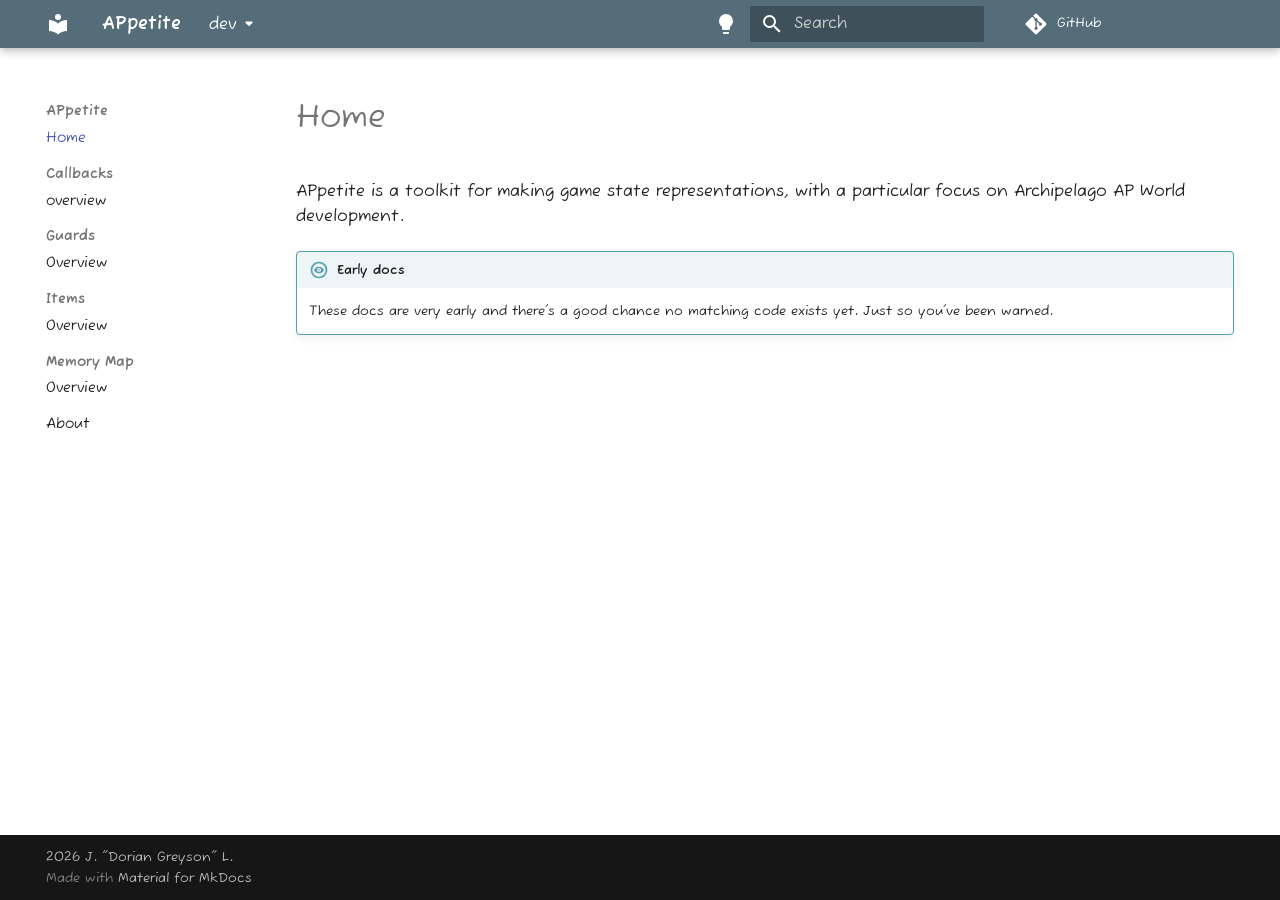
<file: dev/index.html>
<!doctype html>
<html lang="en" class="no-js">
  <head>
    
      <meta charset="utf-8">
      <meta name="viewport" content="width=device-width,initial-scale=1">
      
        <meta name="description" content="Docs for APpetite">
      
      
        <meta name="author" content="J. "Dorian Greyson" L.">
      
      
      
      
        <link rel="next" href="callbacks/overview/">
      
      
        
      
      
      <link rel="icon" href="assets/images/favicon.png">
      <meta name="generator" content="mkdocs-1.6.1, mkdocs-material-9.7.6">
    
    
      
        <title>APpetite</title>
      
    
    
      <link rel="stylesheet" href="assets/stylesheets/main.484c7ddc.min.css">
      
        
        <link rel="stylesheet" href="assets/stylesheets/palette.ab4e12ef.min.css">
      
      


    
    
      
    
    
      
        
        
        
        <link rel="stylesheet" href="assets/external/fonts.googleapis.com/css.9d12b39d.css">
        <style>:root{--md-text-font:"Fuzzy Bubbles";--md-code-font:"PT Mono"}</style>
      
    
    
      <link rel="stylesheet" href="assets/_mkdocstrings.css">
    
      <link rel="stylesheet" href="stylesheets/extra.css">
    
    <script>__md_scope=new URL(".",location),__md_hash=e=>[...e].reduce(((e,_)=>(e<<5)-e+_.charCodeAt(0)),0),__md_get=(e,_=localStorage,t=__md_scope)=>JSON.parse(_.getItem(t.pathname+"."+e)),__md_set=(e,_,t=localStorage,a=__md_scope)=>{try{t.setItem(a.pathname+"."+e,JSON.stringify(_))}catch(e){}}</script>
    
      

    
    
  </head>
  
  
    
    
      
    
    
    
    
    <body dir="ltr" data-md-color-scheme="default" data-md-color-primary="blue-grey" data-md-color-accent="deep-purple">
  
    
    <input class="md-toggle" data-md-toggle="drawer" type="checkbox" id="__drawer" autocomplete="off">
    <input class="md-toggle" data-md-toggle="search" type="checkbox" id="__search" autocomplete="off">
    <label class="md-overlay" for="__drawer"></label>
    <div data-md-component="skip">
      
    </div>
    <div data-md-component="announce">
      
    </div>
    
      <div data-md-color-scheme="default" data-md-component="outdated" hidden>
        
      </div>
    
    
      

  

<header class="md-header md-header--shadow" data-md-component="header">
  <nav class="md-header__inner md-grid" aria-label="Header">
    <a href="." title="APpetite" class="md-header__button md-logo" aria-label="APpetite" data-md-component="logo">
      
  
  <svg xmlns="http://www.w3.org/2000/svg" viewBox="0 0 24 24"><path d="M12 8a3 3 0 0 0 3-3 3 3 0 0 0-3-3 3 3 0 0 0-3 3 3 3 0 0 0 3 3m0 3.54C9.64 9.35 6.5 8 3 8v11c3.5 0 6.64 1.35 9 3.54 2.36-2.19 5.5-3.54 9-3.54V8c-3.5 0-6.64 1.35-9 3.54"/></svg>

    </a>
    <label class="md-header__button md-icon" for="__drawer">
      
      <svg xmlns="http://www.w3.org/2000/svg" viewBox="0 0 24 24"><path d="M3 6h18v2H3zm0 5h18v2H3zm0 5h18v2H3z"/></svg>
    </label>
    <div class="md-header__title" data-md-component="header-title">
      <div class="md-header__ellipsis">
        <div class="md-header__topic">
          <span class="md-ellipsis">
            APpetite
          </span>
        </div>
        <div class="md-header__topic" data-md-component="header-topic">
          <span class="md-ellipsis">
            
              Home
            
          </span>
        </div>
      </div>
    </div>
    
      
        <form class="md-header__option" data-md-component="palette">
  
    
    
    
    <input class="md-option" data-md-color-media="(prefers-color-scheme: light)" data-md-color-scheme="default" data-md-color-primary="blue-grey" data-md-color-accent="deep-purple"  aria-label="turn off the lights"  type="radio" name="__palette" id="__palette_0">
    
      <label class="md-header__button md-icon" title="turn off the lights" for="__palette_1" hidden>
        <svg xmlns="http://www.w3.org/2000/svg" viewBox="0 0 24 24"><path d="M12 2a7 7 0 0 0-7 7c0 2.38 1.19 4.47 3 5.74V17a1 1 0 0 0 1 1h6a1 1 0 0 0 1-1v-2.26c1.81-1.27 3-3.36 3-5.74a7 7 0 0 0-7-7M9 21a1 1 0 0 0 1 1h4a1 1 0 0 0 1-1v-1H9z"/></svg>
      </label>
    
  
    
    
    
    <input class="md-option" data-md-color-media="(prefers-color-scheme: dark)" data-md-color-scheme="slate" data-md-color-primary="black" data-md-color-accent="blue"  aria-label="turn on the lights"  type="radio" name="__palette" id="__palette_1">
    
      <label class="md-header__button md-icon" title="turn on the lights" for="__palette_0" hidden>
        <svg xmlns="http://www.w3.org/2000/svg" viewBox="0 0 24 24"><path d="M12 2a7 7 0 0 1 7 7c0 2.38-1.19 4.47-3 5.74V17a1 1 0 0 1-1 1H9a1 1 0 0 1-1-1v-2.26C6.19 13.47 5 11.38 5 9a7 7 0 0 1 7-7M9 21v-1h6v1a1 1 0 0 1-1 1h-4a1 1 0 0 1-1-1m3-17a5 5 0 0 0-5 5c0 2.05 1.23 3.81 3 4.58V16h4v-2.42c1.77-.77 3-2.53 3-4.58a5 5 0 0 0-5-5"/></svg>
      </label>
    
  
</form>
      
    
    
      <script>var palette=__md_get("__palette");if(palette&&palette.color){if("(prefers-color-scheme)"===palette.color.media){var media=matchMedia("(prefers-color-scheme: light)"),input=document.querySelector(media.matches?"[data-md-color-media='(prefers-color-scheme: light)']":"[data-md-color-media='(prefers-color-scheme: dark)']");palette.color.media=input.getAttribute("data-md-color-media"),palette.color.scheme=input.getAttribute("data-md-color-scheme"),palette.color.primary=input.getAttribute("data-md-color-primary"),palette.color.accent=input.getAttribute("data-md-color-accent")}for(var[key,value]of Object.entries(palette.color))document.body.setAttribute("data-md-color-"+key,value)}</script>
    
    
    
      
      
        <label class="md-header__button md-icon" for="__search">
          
          <svg xmlns="http://www.w3.org/2000/svg" viewBox="0 0 24 24"><path d="M9.5 3A6.5 6.5 0 0 1 16 9.5c0 1.61-.59 3.09-1.56 4.23l.27.27h.79l5 5-1.5 1.5-5-5v-.79l-.27-.27A6.52 6.52 0 0 1 9.5 16 6.5 6.5 0 0 1 3 9.5 6.5 6.5 0 0 1 9.5 3m0 2C7 5 5 7 5 9.5S7 14 9.5 14 14 12 14 9.5 12 5 9.5 5"/></svg>
        </label>
        <div class="md-search" data-md-component="search" role="dialog">
  <label class="md-search__overlay" for="__search"></label>
  <div class="md-search__inner" role="search">
    <form class="md-search__form" name="search">
      <input type="text" class="md-search__input" name="query" aria-label="Search" placeholder="Search" autocapitalize="off" autocorrect="off" autocomplete="off" spellcheck="false" data-md-component="search-query" required>
      <label class="md-search__icon md-icon" for="__search">
        
        <svg xmlns="http://www.w3.org/2000/svg" viewBox="0 0 24 24"><path d="M9.5 3A6.5 6.5 0 0 1 16 9.5c0 1.61-.59 3.09-1.56 4.23l.27.27h.79l5 5-1.5 1.5-5-5v-.79l-.27-.27A6.52 6.52 0 0 1 9.5 16 6.5 6.5 0 0 1 3 9.5 6.5 6.5 0 0 1 9.5 3m0 2C7 5 5 7 5 9.5S7 14 9.5 14 14 12 14 9.5 12 5 9.5 5"/></svg>
        
        <svg xmlns="http://www.w3.org/2000/svg" viewBox="0 0 24 24"><path d="M20 11v2H8l5.5 5.5-1.42 1.42L4.16 12l7.92-7.92L13.5 5.5 8 11z"/></svg>
      </label>
      <nav class="md-search__options" aria-label="Search">
        
        <button type="reset" class="md-search__icon md-icon" title="Clear" aria-label="Clear" tabindex="-1">
          
          <svg xmlns="http://www.w3.org/2000/svg" viewBox="0 0 24 24"><path d="M19 6.41 17.59 5 12 10.59 6.41 5 5 6.41 10.59 12 5 17.59 6.41 19 12 13.41 17.59 19 19 17.59 13.41 12z"/></svg>
        </button>
      </nav>
      
    </form>
    <div class="md-search__output">
      <div class="md-search__scrollwrap" tabindex="0" data-md-scrollfix>
        <div class="md-search-result" data-md-component="search-result">
          <div class="md-search-result__meta">
            Initializing search
          </div>
          <ol class="md-search-result__list" role="presentation"></ol>
        </div>
      </div>
    </div>
  </div>
</div>
      
    
    
      <div class="md-header__source">
        <a href="https://github.com/greysondn/appetite" title="Go to repository" class="md-source" data-md-component="source">
  <div class="md-source__icon md-icon">
    
    <svg xmlns="http://www.w3.org/2000/svg" viewBox="0 0 448 512"><!--! Font Awesome Free 7.1.0 by @fontawesome - https://fontawesome.com License - https://fontawesome.com/license/free (Icons: CC BY 4.0, Fonts: SIL OFL 1.1, Code: MIT License) Copyright 2025 Fonticons, Inc.--><path d="M439.6 236.1 244 40.5c-5.4-5.5-12.8-8.5-20.4-8.5s-15 3-20.4 8.4L162.5 81l51.5 51.5c27.1-9.1 52.7 16.8 43.4 43.7l49.7 49.7c34.2-11.8 61.2 31 35.5 56.7-26.5 26.5-70.2-2.9-56-37.3L240.3 199v121.9c25.3 12.5 22.3 41.8 9.1 55-6.4 6.4-15.2 10.1-24.3 10.1s-17.8-3.6-24.3-10.1c-17.6-17.6-11.1-46.9 11.2-56v-123c-20.8-8.5-24.6-30.7-18.6-45L142.6 101 8.5 235.1C3 240.6 0 247.9 0 255.5s3 15 8.5 20.4l195.6 195.7c5.4 5.4 12.7 8.4 20.4 8.4s15-3 20.4-8.4l194.7-194.7c5.4-5.4 8.4-12.8 8.4-20.4s-3-15-8.4-20.4"/></svg>
  </div>
  <div class="md-source__repository">
    GitHub
  </div>
</a>
      </div>
    
  </nav>
  
</header>
    
    <div class="md-container" data-md-component="container">
      
      
        
          
        
      
      <main class="md-main" data-md-component="main">
        <div class="md-main__inner md-grid">
          
            
              
              <div class="md-sidebar md-sidebar--primary" data-md-component="sidebar" data-md-type="navigation" >
                <div class="md-sidebar__scrollwrap">
                  <div class="md-sidebar__inner">
                    



  

<nav class="md-nav md-nav--primary md-nav--integrated" aria-label="Navigation" data-md-level="0">
  <label class="md-nav__title" for="__drawer">
    <a href="." title="APpetite" class="md-nav__button md-logo" aria-label="APpetite" data-md-component="logo">
      
  
  <svg xmlns="http://www.w3.org/2000/svg" viewBox="0 0 24 24"><path d="M12 8a3 3 0 0 0 3-3 3 3 0 0 0-3-3 3 3 0 0 0-3 3 3 3 0 0 0 3 3m0 3.54C9.64 9.35 6.5 8 3 8v11c3.5 0 6.64 1.35 9 3.54 2.36-2.19 5.5-3.54 9-3.54V8c-3.5 0-6.64 1.35-9 3.54"/></svg>

    </a>
    APpetite
  </label>
  
    <div class="md-nav__source">
      <a href="https://github.com/greysondn/appetite" title="Go to repository" class="md-source" data-md-component="source">
  <div class="md-source__icon md-icon">
    
    <svg xmlns="http://www.w3.org/2000/svg" viewBox="0 0 448 512"><!--! Font Awesome Free 7.1.0 by @fontawesome - https://fontawesome.com License - https://fontawesome.com/license/free (Icons: CC BY 4.0, Fonts: SIL OFL 1.1, Code: MIT License) Copyright 2025 Fonticons, Inc.--><path d="M439.6 236.1 244 40.5c-5.4-5.5-12.8-8.5-20.4-8.5s-15 3-20.4 8.4L162.5 81l51.5 51.5c27.1-9.1 52.7 16.8 43.4 43.7l49.7 49.7c34.2-11.8 61.2 31 35.5 56.7-26.5 26.5-70.2-2.9-56-37.3L240.3 199v121.9c25.3 12.5 22.3 41.8 9.1 55-6.4 6.4-15.2 10.1-24.3 10.1s-17.8-3.6-24.3-10.1c-17.6-17.6-11.1-46.9 11.2-56v-123c-20.8-8.5-24.6-30.7-18.6-45L142.6 101 8.5 235.1C3 240.6 0 247.9 0 255.5s3 15 8.5 20.4l195.6 195.7c5.4 5.4 12.7 8.4 20.4 8.4s15-3 20.4-8.4l194.7-194.7c5.4-5.4 8.4-12.8 8.4-20.4s-3-15-8.4-20.4"/></svg>
  </div>
  <div class="md-source__repository">
    GitHub
  </div>
</a>
    </div>
  
  <ul class="md-nav__list" data-md-scrollfix>
    
      
      
  
  
    
  
  
  
    <li class="md-nav__item md-nav__item--active">
      
      <input class="md-nav__toggle md-toggle" type="checkbox" id="__toc">
      
      
      
      <a href="." class="md-nav__link md-nav__link--active">
        
  
  
  <span class="md-ellipsis">
    
  
    Home
  

    
  </span>
  
  

      </a>
      
    </li>
  

    
      
      
  
  
  
  
    
    
    
    
      
        
        
      
    
    
    <li class="md-nav__item md-nav__item--section md-nav__item--nested">
      
        
        
        <input class="md-nav__toggle md-toggle " type="checkbox" id="__nav_2" >
        
          
          <label class="md-nav__link" for="__nav_2" id="__nav_2_label" tabindex="">
            
  
  
  <span class="md-ellipsis">
    
  
    Callbacks
  

    
  </span>
  
  

            <span class="md-nav__icon md-icon"></span>
          </label>
        
        <nav class="md-nav" data-md-level="1" aria-labelledby="__nav_2_label" aria-expanded="false">
          <label class="md-nav__title" for="__nav_2">
            <span class="md-nav__icon md-icon"></span>
            
  
    Callbacks
  

          </label>
          <ul class="md-nav__list" data-md-scrollfix>
            
              
                
  
  
  
  
    <li class="md-nav__item">
      <a href="callbacks/overview/" class="md-nav__link">
        
  
  
  <span class="md-ellipsis">
    
  
    overview
  

    
  </span>
  
  

      </a>
    </li>
  

              
            
          </ul>
        </nav>
      
    </li>
  

    
      
      
  
  
  
  
    
    
    
    
      
        
        
      
    
    
    <li class="md-nav__item md-nav__item--section md-nav__item--nested">
      
        
        
        <input class="md-nav__toggle md-toggle " type="checkbox" id="__nav_3" >
        
          
          <label class="md-nav__link" for="__nav_3" id="__nav_3_label" tabindex="">
            
  
  
  <span class="md-ellipsis">
    
  
    Guards
  

    
  </span>
  
  

            <span class="md-nav__icon md-icon"></span>
          </label>
        
        <nav class="md-nav" data-md-level="1" aria-labelledby="__nav_3_label" aria-expanded="false">
          <label class="md-nav__title" for="__nav_3">
            <span class="md-nav__icon md-icon"></span>
            
  
    Guards
  

          </label>
          <ul class="md-nav__list" data-md-scrollfix>
            
              
                
  
  
  
  
    <li class="md-nav__item">
      <a href="guards/overview/" class="md-nav__link">
        
  
  
  <span class="md-ellipsis">
    
  
    Overview
  

    
  </span>
  
  

      </a>
    </li>
  

              
            
          </ul>
        </nav>
      
    </li>
  

    
      
      
  
  
  
  
    
    
    
    
      
        
        
      
    
    
    <li class="md-nav__item md-nav__item--section md-nav__item--nested">
      
        
        
        <input class="md-nav__toggle md-toggle " type="checkbox" id="__nav_4" >
        
          
          <label class="md-nav__link" for="__nav_4" id="__nav_4_label" tabindex="">
            
  
  
  <span class="md-ellipsis">
    
  
    Items
  

    
  </span>
  
  

            <span class="md-nav__icon md-icon"></span>
          </label>
        
        <nav class="md-nav" data-md-level="1" aria-labelledby="__nav_4_label" aria-expanded="false">
          <label class="md-nav__title" for="__nav_4">
            <span class="md-nav__icon md-icon"></span>
            
  
    Items
  

          </label>
          <ul class="md-nav__list" data-md-scrollfix>
            
              
                
  
  
  
  
    <li class="md-nav__item">
      <a href="items/overview/" class="md-nav__link">
        
  
  
  <span class="md-ellipsis">
    
  
    Overview
  

    
  </span>
  
  

      </a>
    </li>
  

              
            
          </ul>
        </nav>
      
    </li>
  

    
      
      
  
  
  
  
    
    
    
    
      
        
        
      
    
    
    <li class="md-nav__item md-nav__item--section md-nav__item--nested">
      
        
        
        <input class="md-nav__toggle md-toggle " type="checkbox" id="__nav_5" >
        
          
          <label class="md-nav__link" for="__nav_5" id="__nav_5_label" tabindex="">
            
  
  
  <span class="md-ellipsis">
    
  
    Memory Map
  

    
  </span>
  
  

            <span class="md-nav__icon md-icon"></span>
          </label>
        
        <nav class="md-nav" data-md-level="1" aria-labelledby="__nav_5_label" aria-expanded="false">
          <label class="md-nav__title" for="__nav_5">
            <span class="md-nav__icon md-icon"></span>
            
  
    Memory Map
  

          </label>
          <ul class="md-nav__list" data-md-scrollfix>
            
              
                
  
  
  
  
    <li class="md-nav__item">
      <a href="memory_map/overview/" class="md-nav__link">
        
  
  
  <span class="md-ellipsis">
    
  
    Overview
  

    
  </span>
  
  

      </a>
    </li>
  

              
            
          </ul>
        </nav>
      
    </li>
  

    
      
      
  
  
  
  
    <li class="md-nav__item">
      <a href="about/" class="md-nav__link">
        
  
  
  <span class="md-ellipsis">
    
  
    About
  

    
  </span>
  
  

      </a>
    </li>
  

    
  </ul>
</nav>
                  </div>
                </div>
              </div>
            
            
          
          
            <div class="md-content" data-md-component="content">
              
                



  


              
              <article class="md-content__inner md-typeset">
                
                  


  
  


  <h1>Home</h1>

<p>APpetite is a toolkit for making game state representations, with a particular
focus on Archipelago AP World development.</p>
<div class="admonition greysondn">
<p class="admonition-title">Early docs</p>
<p>These docs are very early and there's a good chance no matching code exists
yet. Just so you've been warned.</p>
</div>












                
              </article>
            </div>
          
          
<script>var target=document.getElementById(location.hash.slice(1));target&&target.name&&(target.checked=target.name.startsWith("__tabbed_"))</script>
        </div>
        
      </main>
      
        <footer class="md-footer">
  
  <div class="md-footer-meta md-typeset">
    <div class="md-footer-meta__inner md-grid">
      <div class="md-copyright">
  
    <div class="md-copyright__highlight">
      2026 J. "Dorian Greyson" L.
    </div>
  
  
    Made with
    <a href="https://squidfunk.github.io/mkdocs-material/" target="_blank" rel="noopener">
      Material for MkDocs
    </a>
  
</div>
      
    </div>
  </div>
</footer>
      
    </div>
    <div class="md-dialog" data-md-component="dialog">
      <div class="md-dialog__inner md-typeset"></div>
    </div>
    
      <div class="md-progress" data-md-component="progress" role="progressbar"></div>
    
    
    
      
      
      <script id="__config" type="application/json">{"annotate": null, "base": ".", "features": ["content.code.annotate", "content.code.copy", "navigation.instant", "navigation.instant.progress", "navigation.path", "navigation.sections", "toc.follow", "toc.integrate"], "search": "assets/javascripts/workers/search.2c215733.min.js", "tags": null, "translations": {"clipboard.copied": "Copied to clipboard", "clipboard.copy": "Copy to clipboard", "search.result.more.one": "1 more on this page", "search.result.more.other": "# more on this page", "search.result.none": "No matching documents", "search.result.one": "1 matching document", "search.result.other": "# matching documents", "search.result.placeholder": "Type to start searching", "search.result.term.missing": "Missing", "select.version": "Select version"}, "version": {"provider": "mike"}}</script>
    
    
      <script src="assets/javascripts/bundle.79ae519e.min.js"></script>
      
        <script src="assets/external/unpkg.com/mermaid@11/dist/mermaid.min.js"></script>
      
    
  </body>
</html>
</file>
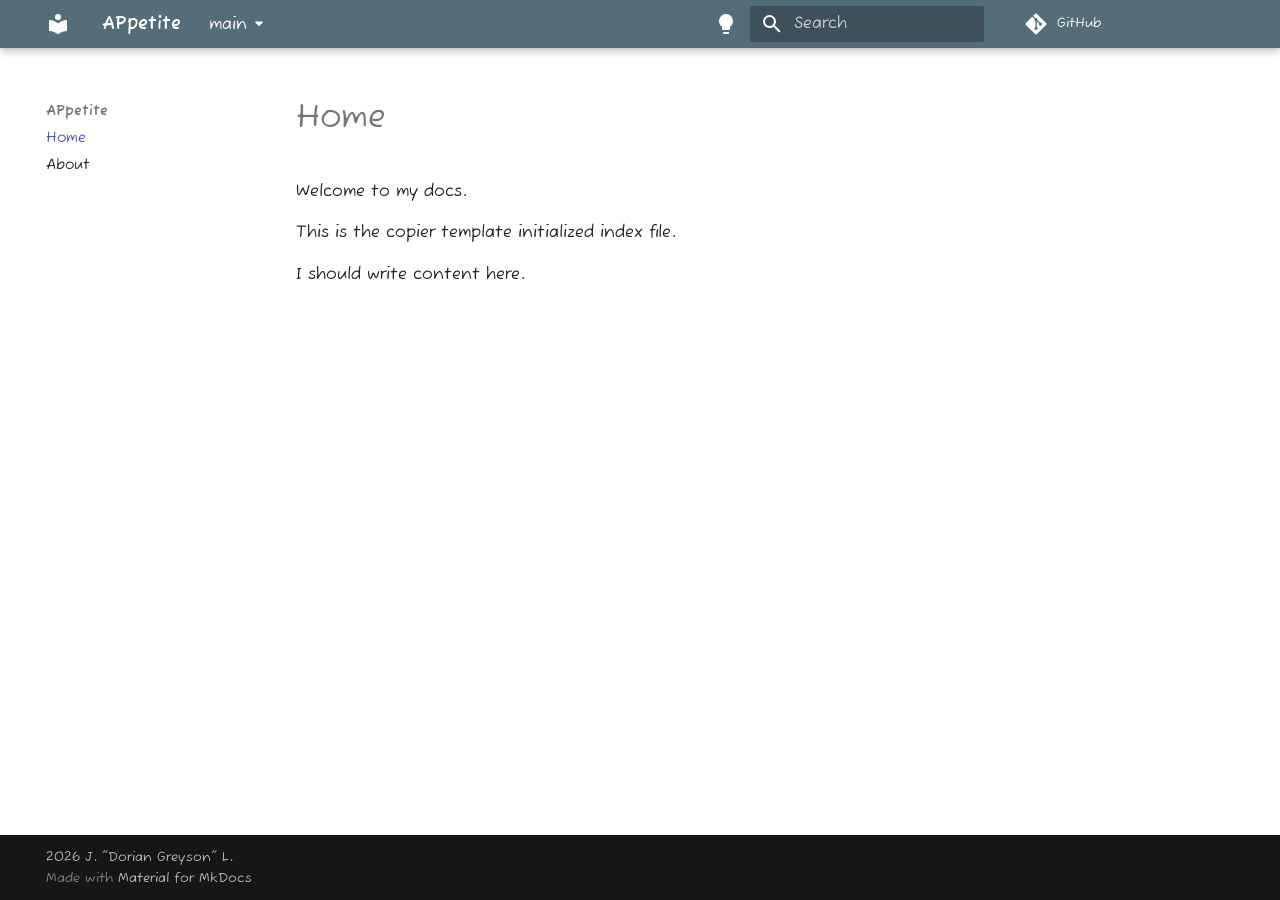
<file: main/index.html>
<!doctype html>
<html lang="en" class="no-js">
  <head>
    
      <meta charset="utf-8">
      <meta name="viewport" content="width=device-width,initial-scale=1">
      
        <meta name="description" content="Docs for APpetite">
      
      
        <meta name="author" content="J. "Dorian Greyson" L.">
      
      
      
      
        <link rel="next" href="about/">
      
      
        
      
      
      <link rel="icon" href="assets/images/favicon.png">
      <meta name="generator" content="mkdocs-1.6.1, mkdocs-material-9.7.4">
    
    
      
        <title>APpetite</title>
      
    
    
      <link rel="stylesheet" href="assets/stylesheets/main.484c7ddc.min.css">
      
        
        <link rel="stylesheet" href="assets/stylesheets/palette.ab4e12ef.min.css">
      
      


    
    
      
    
    
      
        
        
        
        <link rel="stylesheet" href="assets/external/fonts.googleapis.com/css.9d12b39d.css">
        <style>:root{--md-text-font:"Fuzzy Bubbles";--md-code-font:"PT Mono"}</style>
      
    
    
      <link rel="stylesheet" href="assets/_mkdocstrings.css">
    
      <link rel="stylesheet" href="stylesheets/extra.css">
    
    <script>__md_scope=new URL(".",location),__md_hash=e=>[...e].reduce(((e,_)=>(e<<5)-e+_.charCodeAt(0)),0),__md_get=(e,_=localStorage,t=__md_scope)=>JSON.parse(_.getItem(t.pathname+"."+e)),__md_set=(e,_,t=localStorage,a=__md_scope)=>{try{t.setItem(a.pathname+"."+e,JSON.stringify(_))}catch(e){}}</script>
    
      

    
    
  </head>
  
  
    
    
      
    
    
    
    
    <body dir="ltr" data-md-color-scheme="default" data-md-color-primary="blue-grey" data-md-color-accent="deep-purple">
  
    
    <input class="md-toggle" data-md-toggle="drawer" type="checkbox" id="__drawer" autocomplete="off">
    <input class="md-toggle" data-md-toggle="search" type="checkbox" id="__search" autocomplete="off">
    <label class="md-overlay" for="__drawer"></label>
    <div data-md-component="skip">
      
    </div>
    <div data-md-component="announce">
      
    </div>
    
      <div data-md-color-scheme="default" data-md-component="outdated" hidden>
        
      </div>
    
    
      

  

<header class="md-header md-header--shadow" data-md-component="header">
  <nav class="md-header__inner md-grid" aria-label="Header">
    <a href="." title="APpetite" class="md-header__button md-logo" aria-label="APpetite" data-md-component="logo">
      
  
  <svg xmlns="http://www.w3.org/2000/svg" viewBox="0 0 24 24"><path d="M12 8a3 3 0 0 0 3-3 3 3 0 0 0-3-3 3 3 0 0 0-3 3 3 3 0 0 0 3 3m0 3.54C9.64 9.35 6.5 8 3 8v11c3.5 0 6.64 1.35 9 3.54 2.36-2.19 5.5-3.54 9-3.54V8c-3.5 0-6.64 1.35-9 3.54"/></svg>

    </a>
    <label class="md-header__button md-icon" for="__drawer">
      
      <svg xmlns="http://www.w3.org/2000/svg" viewBox="0 0 24 24"><path d="M3 6h18v2H3zm0 5h18v2H3zm0 5h18v2H3z"/></svg>
    </label>
    <div class="md-header__title" data-md-component="header-title">
      <div class="md-header__ellipsis">
        <div class="md-header__topic">
          <span class="md-ellipsis">
            APpetite
          </span>
        </div>
        <div class="md-header__topic" data-md-component="header-topic">
          <span class="md-ellipsis">
            
              Home
            
          </span>
        </div>
      </div>
    </div>
    
      
        <form class="md-header__option" data-md-component="palette">
  
    
    
    
    <input class="md-option" data-md-color-media="(prefers-color-scheme: light)" data-md-color-scheme="default" data-md-color-primary="blue-grey" data-md-color-accent="deep-purple"  aria-label="turn off the lights"  type="radio" name="__palette" id="__palette_0">
    
      <label class="md-header__button md-icon" title="turn off the lights" for="__palette_1" hidden>
        <svg xmlns="http://www.w3.org/2000/svg" viewBox="0 0 24 24"><path d="M12 2a7 7 0 0 0-7 7c0 2.38 1.19 4.47 3 5.74V17a1 1 0 0 0 1 1h6a1 1 0 0 0 1-1v-2.26c1.81-1.27 3-3.36 3-5.74a7 7 0 0 0-7-7M9 21a1 1 0 0 0 1 1h4a1 1 0 0 0 1-1v-1H9z"/></svg>
      </label>
    
  
    
    
    
    <input class="md-option" data-md-color-media="(prefers-color-scheme: dark)" data-md-color-scheme="slate" data-md-color-primary="black" data-md-color-accent="blue"  aria-label="turn on the lights"  type="radio" name="__palette" id="__palette_1">
    
      <label class="md-header__button md-icon" title="turn on the lights" for="__palette_0" hidden>
        <svg xmlns="http://www.w3.org/2000/svg" viewBox="0 0 24 24"><path d="M12 2a7 7 0 0 1 7 7c0 2.38-1.19 4.47-3 5.74V17a1 1 0 0 1-1 1H9a1 1 0 0 1-1-1v-2.26C6.19 13.47 5 11.38 5 9a7 7 0 0 1 7-7M9 21v-1h6v1a1 1 0 0 1-1 1h-4a1 1 0 0 1-1-1m3-17a5 5 0 0 0-5 5c0 2.05 1.23 3.81 3 4.58V16h4v-2.42c1.77-.77 3-2.53 3-4.58a5 5 0 0 0-5-5"/></svg>
      </label>
    
  
</form>
      
    
    
      <script>var palette=__md_get("__palette");if(palette&&palette.color){if("(prefers-color-scheme)"===palette.color.media){var media=matchMedia("(prefers-color-scheme: light)"),input=document.querySelector(media.matches?"[data-md-color-media='(prefers-color-scheme: light)']":"[data-md-color-media='(prefers-color-scheme: dark)']");palette.color.media=input.getAttribute("data-md-color-media"),palette.color.scheme=input.getAttribute("data-md-color-scheme"),palette.color.primary=input.getAttribute("data-md-color-primary"),palette.color.accent=input.getAttribute("data-md-color-accent")}for(var[key,value]of Object.entries(palette.color))document.body.setAttribute("data-md-color-"+key,value)}</script>
    
    
    
      
      
        <label class="md-header__button md-icon" for="__search">
          
          <svg xmlns="http://www.w3.org/2000/svg" viewBox="0 0 24 24"><path d="M9.5 3A6.5 6.5 0 0 1 16 9.5c0 1.61-.59 3.09-1.56 4.23l.27.27h.79l5 5-1.5 1.5-5-5v-.79l-.27-.27A6.52 6.52 0 0 1 9.5 16 6.5 6.5 0 0 1 3 9.5 6.5 6.5 0 0 1 9.5 3m0 2C7 5 5 7 5 9.5S7 14 9.5 14 14 12 14 9.5 12 5 9.5 5"/></svg>
        </label>
        <div class="md-search" data-md-component="search" role="dialog">
  <label class="md-search__overlay" for="__search"></label>
  <div class="md-search__inner" role="search">
    <form class="md-search__form" name="search">
      <input type="text" class="md-search__input" name="query" aria-label="Search" placeholder="Search" autocapitalize="off" autocorrect="off" autocomplete="off" spellcheck="false" data-md-component="search-query" required>
      <label class="md-search__icon md-icon" for="__search">
        
        <svg xmlns="http://www.w3.org/2000/svg" viewBox="0 0 24 24"><path d="M9.5 3A6.5 6.5 0 0 1 16 9.5c0 1.61-.59 3.09-1.56 4.23l.27.27h.79l5 5-1.5 1.5-5-5v-.79l-.27-.27A6.52 6.52 0 0 1 9.5 16 6.5 6.5 0 0 1 3 9.5 6.5 6.5 0 0 1 9.5 3m0 2C7 5 5 7 5 9.5S7 14 9.5 14 14 12 14 9.5 12 5 9.5 5"/></svg>
        
        <svg xmlns="http://www.w3.org/2000/svg" viewBox="0 0 24 24"><path d="M20 11v2H8l5.5 5.5-1.42 1.42L4.16 12l7.92-7.92L13.5 5.5 8 11z"/></svg>
      </label>
      <nav class="md-search__options" aria-label="Search">
        
        <button type="reset" class="md-search__icon md-icon" title="Clear" aria-label="Clear" tabindex="-1">
          
          <svg xmlns="http://www.w3.org/2000/svg" viewBox="0 0 24 24"><path d="M19 6.41 17.59 5 12 10.59 6.41 5 5 6.41 10.59 12 5 17.59 6.41 19 12 13.41 17.59 19 19 17.59 13.41 12z"/></svg>
        </button>
      </nav>
      
    </form>
    <div class="md-search__output">
      <div class="md-search__scrollwrap" tabindex="0" data-md-scrollfix>
        <div class="md-search-result" data-md-component="search-result">
          <div class="md-search-result__meta">
            Initializing search
          </div>
          <ol class="md-search-result__list" role="presentation"></ol>
        </div>
      </div>
    </div>
  </div>
</div>
      
    
    
      <div class="md-header__source">
        <a href="https://github.com/greysondn/appetite" title="Go to repository" class="md-source" data-md-component="source">
  <div class="md-source__icon md-icon">
    
    <svg xmlns="http://www.w3.org/2000/svg" viewBox="0 0 448 512"><!--! Font Awesome Free 7.1.0 by @fontawesome - https://fontawesome.com License - https://fontawesome.com/license/free (Icons: CC BY 4.0, Fonts: SIL OFL 1.1, Code: MIT License) Copyright 2025 Fonticons, Inc.--><path d="M439.6 236.1 244 40.5c-5.4-5.5-12.8-8.5-20.4-8.5s-15 3-20.4 8.4L162.5 81l51.5 51.5c27.1-9.1 52.7 16.8 43.4 43.7l49.7 49.7c34.2-11.8 61.2 31 35.5 56.7-26.5 26.5-70.2-2.9-56-37.3L240.3 199v121.9c25.3 12.5 22.3 41.8 9.1 55-6.4 6.4-15.2 10.1-24.3 10.1s-17.8-3.6-24.3-10.1c-17.6-17.6-11.1-46.9 11.2-56v-123c-20.8-8.5-24.6-30.7-18.6-45L142.6 101 8.5 235.1C3 240.6 0 247.9 0 255.5s3 15 8.5 20.4l195.6 195.7c5.4 5.4 12.7 8.4 20.4 8.4s15-3 20.4-8.4l194.7-194.7c5.4-5.4 8.4-12.8 8.4-20.4s-3-15-8.4-20.4"/></svg>
  </div>
  <div class="md-source__repository">
    GitHub
  </div>
</a>
      </div>
    
  </nav>
  
</header>
    
    <div class="md-container" data-md-component="container">
      
      
        
          
        
      
      <main class="md-main" data-md-component="main">
        <div class="md-main__inner md-grid">
          
            
              
              <div class="md-sidebar md-sidebar--primary" data-md-component="sidebar" data-md-type="navigation" >
                <div class="md-sidebar__scrollwrap">
                  <div class="md-sidebar__inner">
                    



  

<nav class="md-nav md-nav--primary md-nav--integrated" aria-label="Navigation" data-md-level="0">
  <label class="md-nav__title" for="__drawer">
    <a href="." title="APpetite" class="md-nav__button md-logo" aria-label="APpetite" data-md-component="logo">
      
  
  <svg xmlns="http://www.w3.org/2000/svg" viewBox="0 0 24 24"><path d="M12 8a3 3 0 0 0 3-3 3 3 0 0 0-3-3 3 3 0 0 0-3 3 3 3 0 0 0 3 3m0 3.54C9.64 9.35 6.5 8 3 8v11c3.5 0 6.64 1.35 9 3.54 2.36-2.19 5.5-3.54 9-3.54V8c-3.5 0-6.64 1.35-9 3.54"/></svg>

    </a>
    APpetite
  </label>
  
    <div class="md-nav__source">
      <a href="https://github.com/greysondn/appetite" title="Go to repository" class="md-source" data-md-component="source">
  <div class="md-source__icon md-icon">
    
    <svg xmlns="http://www.w3.org/2000/svg" viewBox="0 0 448 512"><!--! Font Awesome Free 7.1.0 by @fontawesome - https://fontawesome.com License - https://fontawesome.com/license/free (Icons: CC BY 4.0, Fonts: SIL OFL 1.1, Code: MIT License) Copyright 2025 Fonticons, Inc.--><path d="M439.6 236.1 244 40.5c-5.4-5.5-12.8-8.5-20.4-8.5s-15 3-20.4 8.4L162.5 81l51.5 51.5c27.1-9.1 52.7 16.8 43.4 43.7l49.7 49.7c34.2-11.8 61.2 31 35.5 56.7-26.5 26.5-70.2-2.9-56-37.3L240.3 199v121.9c25.3 12.5 22.3 41.8 9.1 55-6.4 6.4-15.2 10.1-24.3 10.1s-17.8-3.6-24.3-10.1c-17.6-17.6-11.1-46.9 11.2-56v-123c-20.8-8.5-24.6-30.7-18.6-45L142.6 101 8.5 235.1C3 240.6 0 247.9 0 255.5s3 15 8.5 20.4l195.6 195.7c5.4 5.4 12.7 8.4 20.4 8.4s15-3 20.4-8.4l194.7-194.7c5.4-5.4 8.4-12.8 8.4-20.4s-3-15-8.4-20.4"/></svg>
  </div>
  <div class="md-source__repository">
    GitHub
  </div>
</a>
    </div>
  
  <ul class="md-nav__list" data-md-scrollfix>
    
      
      
  
  
    
  
  
  
    <li class="md-nav__item md-nav__item--active">
      
      <input class="md-nav__toggle md-toggle" type="checkbox" id="__toc">
      
      
      
      <a href="." class="md-nav__link md-nav__link--active">
        
  
  
  <span class="md-ellipsis">
    
  
    Home
  

    
  </span>
  
  

      </a>
      
    </li>
  

    
      
      
  
  
  
  
    <li class="md-nav__item">
      <a href="about/" class="md-nav__link">
        
  
  
  <span class="md-ellipsis">
    
  
    About
  

    
  </span>
  
  

      </a>
    </li>
  

    
  </ul>
</nav>
                  </div>
                </div>
              </div>
            
            
          
          
            <div class="md-content" data-md-component="content">
              
                



  


              
              <article class="md-content__inner md-typeset">
                
                  


  
  


  <h1>Home</h1>

<p>Welcome to my docs.</p>
<p>This is the copier template initialized index file.</p>
<p>I should write content here.</p>












                
              </article>
            </div>
          
          
<script>var target=document.getElementById(location.hash.slice(1));target&&target.name&&(target.checked=target.name.startsWith("__tabbed_"))</script>
        </div>
        
      </main>
      
        <footer class="md-footer">
  
  <div class="md-footer-meta md-typeset">
    <div class="md-footer-meta__inner md-grid">
      <div class="md-copyright">
  
    <div class="md-copyright__highlight">
      2026 J. "Dorian Greyson" L.
    </div>
  
  
    Made with
    <a href="https://squidfunk.github.io/mkdocs-material/" target="_blank" rel="noopener">
      Material for MkDocs
    </a>
  
</div>
      
    </div>
  </div>
</footer>
      
    </div>
    <div class="md-dialog" data-md-component="dialog">
      <div class="md-dialog__inner md-typeset"></div>
    </div>
    
      <div class="md-progress" data-md-component="progress" role="progressbar"></div>
    
    
    
      
      
      <script id="__config" type="application/json">{"annotate": null, "base": ".", "features": ["content.code.annotate", "content.code.copy", "navigation.instant", "navigation.instant.progress", "navigation.path", "navigation.sections", "toc.follow", "toc.integrate"], "search": "assets/javascripts/workers/search.2c215733.min.js", "tags": null, "translations": {"clipboard.copied": "Copied to clipboard", "clipboard.copy": "Copy to clipboard", "search.result.more.one": "1 more on this page", "search.result.more.other": "# more on this page", "search.result.none": "No matching documents", "search.result.one": "1 matching document", "search.result.other": "# matching documents", "search.result.placeholder": "Type to start searching", "search.result.term.missing": "Missing", "select.version": "Select version"}, "version": {"provider": "mike"}}</script>
    
    
      <script src="assets/javascripts/bundle.79ae519e.min.js"></script>
      
        <script src="assets/external/unpkg.com/mermaid@11/dist/mermaid.min.js"></script>
      
    
  </body>
</html>
</file>
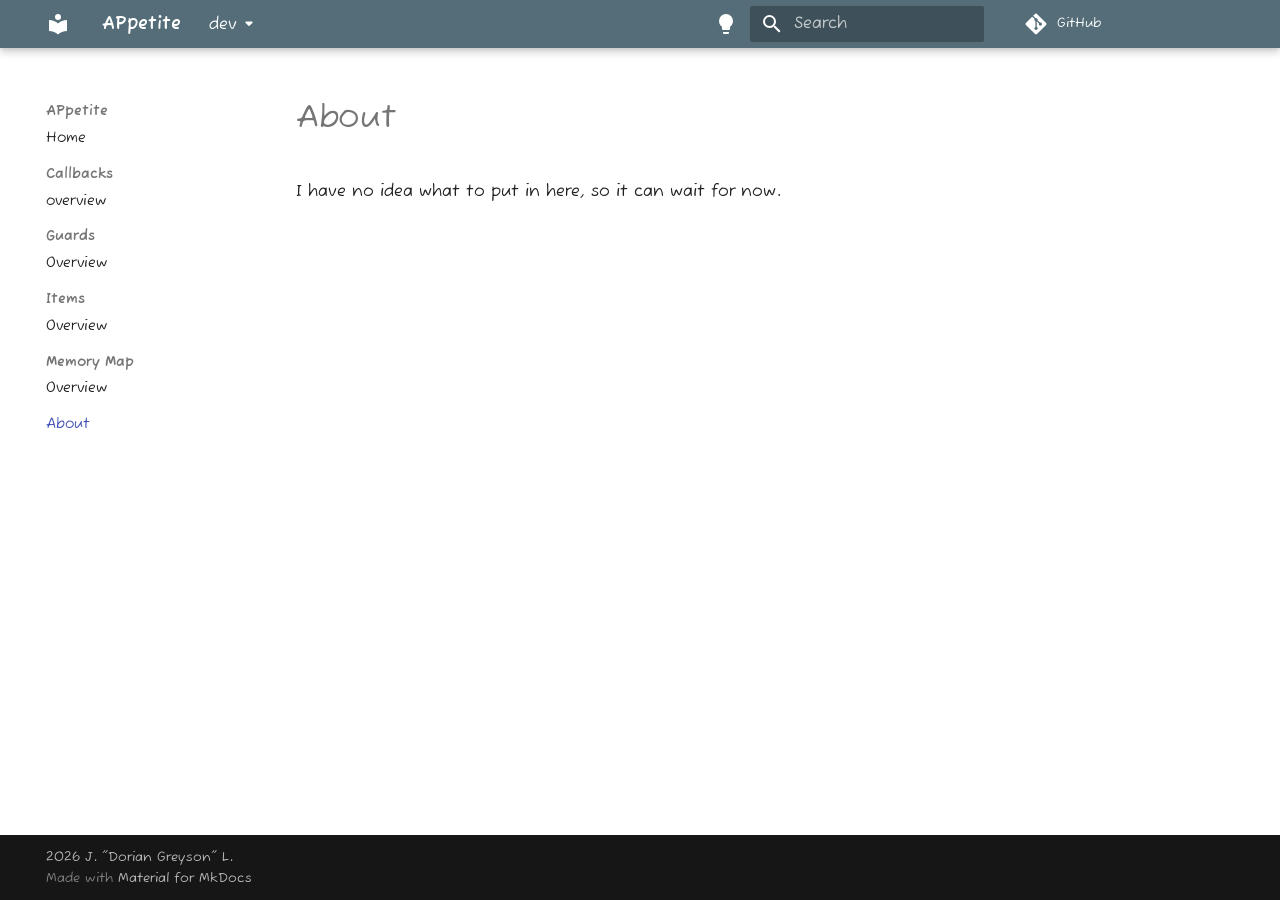
<file: dev/about/index.html>
<!doctype html>
<html lang="en" class="no-js">
  <head>
    
      <meta charset="utf-8">
      <meta name="viewport" content="width=device-width,initial-scale=1">
      
        <meta name="description" content="Docs for APpetite">
      
      
        <meta name="author" content="J. "Dorian Greyson" L.">
      
      
      
        <link rel="prev" href="../memory_map/overview/">
      
      
      
        
      
      
      <link rel="icon" href="../assets/images/favicon.png">
      <meta name="generator" content="mkdocs-1.6.1, mkdocs-material-9.7.6">
    
    
      
        <title>About - APpetite</title>
      
    
    
      <link rel="stylesheet" href="../assets/stylesheets/main.484c7ddc.min.css">
      
        
        <link rel="stylesheet" href="../assets/stylesheets/palette.ab4e12ef.min.css">
      
      


    
    
      
    
    
      
        
        
        
        <link rel="stylesheet" href="../assets/external/fonts.googleapis.com/css.9d12b39d.css">
        <style>:root{--md-text-font:"Fuzzy Bubbles";--md-code-font:"PT Mono"}</style>
      
    
    
      <link rel="stylesheet" href="../assets/_mkdocstrings.css">
    
      <link rel="stylesheet" href="../stylesheets/extra.css">
    
    <script>__md_scope=new URL("..",location),__md_hash=e=>[...e].reduce(((e,_)=>(e<<5)-e+_.charCodeAt(0)),0),__md_get=(e,_=localStorage,t=__md_scope)=>JSON.parse(_.getItem(t.pathname+"."+e)),__md_set=(e,_,t=localStorage,a=__md_scope)=>{try{t.setItem(a.pathname+"."+e,JSON.stringify(_))}catch(e){}}</script>
    
      

    
    
  </head>
  
  
    
    
      
    
    
    
    
    <body dir="ltr" data-md-color-scheme="default" data-md-color-primary="blue-grey" data-md-color-accent="deep-purple">
  
    
    <input class="md-toggle" data-md-toggle="drawer" type="checkbox" id="__drawer" autocomplete="off">
    <input class="md-toggle" data-md-toggle="search" type="checkbox" id="__search" autocomplete="off">
    <label class="md-overlay" for="__drawer"></label>
    <div data-md-component="skip">
      
    </div>
    <div data-md-component="announce">
      
    </div>
    
      <div data-md-color-scheme="default" data-md-component="outdated" hidden>
        
      </div>
    
    
      

  

<header class="md-header md-header--shadow" data-md-component="header">
  <nav class="md-header__inner md-grid" aria-label="Header">
    <a href=".." title="APpetite" class="md-header__button md-logo" aria-label="APpetite" data-md-component="logo">
      
  
  <svg xmlns="http://www.w3.org/2000/svg" viewBox="0 0 24 24"><path d="M12 8a3 3 0 0 0 3-3 3 3 0 0 0-3-3 3 3 0 0 0-3 3 3 3 0 0 0 3 3m0 3.54C9.64 9.35 6.5 8 3 8v11c3.5 0 6.64 1.35 9 3.54 2.36-2.19 5.5-3.54 9-3.54V8c-3.5 0-6.64 1.35-9 3.54"/></svg>

    </a>
    <label class="md-header__button md-icon" for="__drawer">
      
      <svg xmlns="http://www.w3.org/2000/svg" viewBox="0 0 24 24"><path d="M3 6h18v2H3zm0 5h18v2H3zm0 5h18v2H3z"/></svg>
    </label>
    <div class="md-header__title" data-md-component="header-title">
      <div class="md-header__ellipsis">
        <div class="md-header__topic">
          <span class="md-ellipsis">
            APpetite
          </span>
        </div>
        <div class="md-header__topic" data-md-component="header-topic">
          <span class="md-ellipsis">
            
              About
            
          </span>
        </div>
      </div>
    </div>
    
      
        <form class="md-header__option" data-md-component="palette">
  
    
    
    
    <input class="md-option" data-md-color-media="(prefers-color-scheme: light)" data-md-color-scheme="default" data-md-color-primary="blue-grey" data-md-color-accent="deep-purple"  aria-label="turn off the lights"  type="radio" name="__palette" id="__palette_0">
    
      <label class="md-header__button md-icon" title="turn off the lights" for="__palette_1" hidden>
        <svg xmlns="http://www.w3.org/2000/svg" viewBox="0 0 24 24"><path d="M12 2a7 7 0 0 0-7 7c0 2.38 1.19 4.47 3 5.74V17a1 1 0 0 0 1 1h6a1 1 0 0 0 1-1v-2.26c1.81-1.27 3-3.36 3-5.74a7 7 0 0 0-7-7M9 21a1 1 0 0 0 1 1h4a1 1 0 0 0 1-1v-1H9z"/></svg>
      </label>
    
  
    
    
    
    <input class="md-option" data-md-color-media="(prefers-color-scheme: dark)" data-md-color-scheme="slate" data-md-color-primary="black" data-md-color-accent="blue"  aria-label="turn on the lights"  type="radio" name="__palette" id="__palette_1">
    
      <label class="md-header__button md-icon" title="turn on the lights" for="__palette_0" hidden>
        <svg xmlns="http://www.w3.org/2000/svg" viewBox="0 0 24 24"><path d="M12 2a7 7 0 0 1 7 7c0 2.38-1.19 4.47-3 5.74V17a1 1 0 0 1-1 1H9a1 1 0 0 1-1-1v-2.26C6.19 13.47 5 11.38 5 9a7 7 0 0 1 7-7M9 21v-1h6v1a1 1 0 0 1-1 1h-4a1 1 0 0 1-1-1m3-17a5 5 0 0 0-5 5c0 2.05 1.23 3.81 3 4.58V16h4v-2.42c1.77-.77 3-2.53 3-4.58a5 5 0 0 0-5-5"/></svg>
      </label>
    
  
</form>
      
    
    
      <script>var palette=__md_get("__palette");if(palette&&palette.color){if("(prefers-color-scheme)"===palette.color.media){var media=matchMedia("(prefers-color-scheme: light)"),input=document.querySelector(media.matches?"[data-md-color-media='(prefers-color-scheme: light)']":"[data-md-color-media='(prefers-color-scheme: dark)']");palette.color.media=input.getAttribute("data-md-color-media"),palette.color.scheme=input.getAttribute("data-md-color-scheme"),palette.color.primary=input.getAttribute("data-md-color-primary"),palette.color.accent=input.getAttribute("data-md-color-accent")}for(var[key,value]of Object.entries(palette.color))document.body.setAttribute("data-md-color-"+key,value)}</script>
    
    
    
      
      
        <label class="md-header__button md-icon" for="__search">
          
          <svg xmlns="http://www.w3.org/2000/svg" viewBox="0 0 24 24"><path d="M9.5 3A6.5 6.5 0 0 1 16 9.5c0 1.61-.59 3.09-1.56 4.23l.27.27h.79l5 5-1.5 1.5-5-5v-.79l-.27-.27A6.52 6.52 0 0 1 9.5 16 6.5 6.5 0 0 1 3 9.5 6.5 6.5 0 0 1 9.5 3m0 2C7 5 5 7 5 9.5S7 14 9.5 14 14 12 14 9.5 12 5 9.5 5"/></svg>
        </label>
        <div class="md-search" data-md-component="search" role="dialog">
  <label class="md-search__overlay" for="__search"></label>
  <div class="md-search__inner" role="search">
    <form class="md-search__form" name="search">
      <input type="text" class="md-search__input" name="query" aria-label="Search" placeholder="Search" autocapitalize="off" autocorrect="off" autocomplete="off" spellcheck="false" data-md-component="search-query" required>
      <label class="md-search__icon md-icon" for="__search">
        
        <svg xmlns="http://www.w3.org/2000/svg" viewBox="0 0 24 24"><path d="M9.5 3A6.5 6.5 0 0 1 16 9.5c0 1.61-.59 3.09-1.56 4.23l.27.27h.79l5 5-1.5 1.5-5-5v-.79l-.27-.27A6.52 6.52 0 0 1 9.5 16 6.5 6.5 0 0 1 3 9.5 6.5 6.5 0 0 1 9.5 3m0 2C7 5 5 7 5 9.5S7 14 9.5 14 14 12 14 9.5 12 5 9.5 5"/></svg>
        
        <svg xmlns="http://www.w3.org/2000/svg" viewBox="0 0 24 24"><path d="M20 11v2H8l5.5 5.5-1.42 1.42L4.16 12l7.92-7.92L13.5 5.5 8 11z"/></svg>
      </label>
      <nav class="md-search__options" aria-label="Search">
        
        <button type="reset" class="md-search__icon md-icon" title="Clear" aria-label="Clear" tabindex="-1">
          
          <svg xmlns="http://www.w3.org/2000/svg" viewBox="0 0 24 24"><path d="M19 6.41 17.59 5 12 10.59 6.41 5 5 6.41 10.59 12 5 17.59 6.41 19 12 13.41 17.59 19 19 17.59 13.41 12z"/></svg>
        </button>
      </nav>
      
    </form>
    <div class="md-search__output">
      <div class="md-search__scrollwrap" tabindex="0" data-md-scrollfix>
        <div class="md-search-result" data-md-component="search-result">
          <div class="md-search-result__meta">
            Initializing search
          </div>
          <ol class="md-search-result__list" role="presentation"></ol>
        </div>
      </div>
    </div>
  </div>
</div>
      
    
    
      <div class="md-header__source">
        <a href="https://github.com/greysondn/appetite" title="Go to repository" class="md-source" data-md-component="source">
  <div class="md-source__icon md-icon">
    
    <svg xmlns="http://www.w3.org/2000/svg" viewBox="0 0 448 512"><!--! Font Awesome Free 7.1.0 by @fontawesome - https://fontawesome.com License - https://fontawesome.com/license/free (Icons: CC BY 4.0, Fonts: SIL OFL 1.1, Code: MIT License) Copyright 2025 Fonticons, Inc.--><path d="M439.6 236.1 244 40.5c-5.4-5.5-12.8-8.5-20.4-8.5s-15 3-20.4 8.4L162.5 81l51.5 51.5c27.1-9.1 52.7 16.8 43.4 43.7l49.7 49.7c34.2-11.8 61.2 31 35.5 56.7-26.5 26.5-70.2-2.9-56-37.3L240.3 199v121.9c25.3 12.5 22.3 41.8 9.1 55-6.4 6.4-15.2 10.1-24.3 10.1s-17.8-3.6-24.3-10.1c-17.6-17.6-11.1-46.9 11.2-56v-123c-20.8-8.5-24.6-30.7-18.6-45L142.6 101 8.5 235.1C3 240.6 0 247.9 0 255.5s3 15 8.5 20.4l195.6 195.7c5.4 5.4 12.7 8.4 20.4 8.4s15-3 20.4-8.4l194.7-194.7c5.4-5.4 8.4-12.8 8.4-20.4s-3-15-8.4-20.4"/></svg>
  </div>
  <div class="md-source__repository">
    GitHub
  </div>
</a>
      </div>
    
  </nav>
  
</header>
    
    <div class="md-container" data-md-component="container">
      
      
        
          
        
      
      <main class="md-main" data-md-component="main">
        <div class="md-main__inner md-grid">
          
            
              
              <div class="md-sidebar md-sidebar--primary" data-md-component="sidebar" data-md-type="navigation" >
                <div class="md-sidebar__scrollwrap">
                  <div class="md-sidebar__inner">
                    



  

<nav class="md-nav md-nav--primary md-nav--integrated" aria-label="Navigation" data-md-level="0">
  <label class="md-nav__title" for="__drawer">
    <a href=".." title="APpetite" class="md-nav__button md-logo" aria-label="APpetite" data-md-component="logo">
      
  
  <svg xmlns="http://www.w3.org/2000/svg" viewBox="0 0 24 24"><path d="M12 8a3 3 0 0 0 3-3 3 3 0 0 0-3-3 3 3 0 0 0-3 3 3 3 0 0 0 3 3m0 3.54C9.64 9.35 6.5 8 3 8v11c3.5 0 6.64 1.35 9 3.54 2.36-2.19 5.5-3.54 9-3.54V8c-3.5 0-6.64 1.35-9 3.54"/></svg>

    </a>
    APpetite
  </label>
  
    <div class="md-nav__source">
      <a href="https://github.com/greysondn/appetite" title="Go to repository" class="md-source" data-md-component="source">
  <div class="md-source__icon md-icon">
    
    <svg xmlns="http://www.w3.org/2000/svg" viewBox="0 0 448 512"><!--! Font Awesome Free 7.1.0 by @fontawesome - https://fontawesome.com License - https://fontawesome.com/license/free (Icons: CC BY 4.0, Fonts: SIL OFL 1.1, Code: MIT License) Copyright 2025 Fonticons, Inc.--><path d="M439.6 236.1 244 40.5c-5.4-5.5-12.8-8.5-20.4-8.5s-15 3-20.4 8.4L162.5 81l51.5 51.5c27.1-9.1 52.7 16.8 43.4 43.7l49.7 49.7c34.2-11.8 61.2 31 35.5 56.7-26.5 26.5-70.2-2.9-56-37.3L240.3 199v121.9c25.3 12.5 22.3 41.8 9.1 55-6.4 6.4-15.2 10.1-24.3 10.1s-17.8-3.6-24.3-10.1c-17.6-17.6-11.1-46.9 11.2-56v-123c-20.8-8.5-24.6-30.7-18.6-45L142.6 101 8.5 235.1C3 240.6 0 247.9 0 255.5s3 15 8.5 20.4l195.6 195.7c5.4 5.4 12.7 8.4 20.4 8.4s15-3 20.4-8.4l194.7-194.7c5.4-5.4 8.4-12.8 8.4-20.4s-3-15-8.4-20.4"/></svg>
  </div>
  <div class="md-source__repository">
    GitHub
  </div>
</a>
    </div>
  
  <ul class="md-nav__list" data-md-scrollfix>
    
      
      
  
  
  
  
    <li class="md-nav__item">
      <a href=".." class="md-nav__link">
        
  
  
  <span class="md-ellipsis">
    
  
    Home
  

    
  </span>
  
  

      </a>
    </li>
  

    
      
      
  
  
  
  
    
    
    
    
      
        
        
      
    
    
    <li class="md-nav__item md-nav__item--section md-nav__item--nested">
      
        
        
        <input class="md-nav__toggle md-toggle " type="checkbox" id="__nav_2" >
        
          
          <label class="md-nav__link" for="__nav_2" id="__nav_2_label" tabindex="">
            
  
  
  <span class="md-ellipsis">
    
  
    Callbacks
  

    
  </span>
  
  

            <span class="md-nav__icon md-icon"></span>
          </label>
        
        <nav class="md-nav" data-md-level="1" aria-labelledby="__nav_2_label" aria-expanded="false">
          <label class="md-nav__title" for="__nav_2">
            <span class="md-nav__icon md-icon"></span>
            
  
    Callbacks
  

          </label>
          <ul class="md-nav__list" data-md-scrollfix>
            
              
                
  
  
  
  
    <li class="md-nav__item">
      <a href="../callbacks/overview/" class="md-nav__link">
        
  
  
  <span class="md-ellipsis">
    
  
    overview
  

    
  </span>
  
  

      </a>
    </li>
  

              
            
          </ul>
        </nav>
      
    </li>
  

    
      
      
  
  
  
  
    
    
    
    
      
        
        
      
    
    
    <li class="md-nav__item md-nav__item--section md-nav__item--nested">
      
        
        
        <input class="md-nav__toggle md-toggle " type="checkbox" id="__nav_3" >
        
          
          <label class="md-nav__link" for="__nav_3" id="__nav_3_label" tabindex="">
            
  
  
  <span class="md-ellipsis">
    
  
    Guards
  

    
  </span>
  
  

            <span class="md-nav__icon md-icon"></span>
          </label>
        
        <nav class="md-nav" data-md-level="1" aria-labelledby="__nav_3_label" aria-expanded="false">
          <label class="md-nav__title" for="__nav_3">
            <span class="md-nav__icon md-icon"></span>
            
  
    Guards
  

          </label>
          <ul class="md-nav__list" data-md-scrollfix>
            
              
                
  
  
  
  
    <li class="md-nav__item">
      <a href="../guards/overview/" class="md-nav__link">
        
  
  
  <span class="md-ellipsis">
    
  
    Overview
  

    
  </span>
  
  

      </a>
    </li>
  

              
            
          </ul>
        </nav>
      
    </li>
  

    
      
      
  
  
  
  
    
    
    
    
      
        
        
      
    
    
    <li class="md-nav__item md-nav__item--section md-nav__item--nested">
      
        
        
        <input class="md-nav__toggle md-toggle " type="checkbox" id="__nav_4" >
        
          
          <label class="md-nav__link" for="__nav_4" id="__nav_4_label" tabindex="">
            
  
  
  <span class="md-ellipsis">
    
  
    Items
  

    
  </span>
  
  

            <span class="md-nav__icon md-icon"></span>
          </label>
        
        <nav class="md-nav" data-md-level="1" aria-labelledby="__nav_4_label" aria-expanded="false">
          <label class="md-nav__title" for="__nav_4">
            <span class="md-nav__icon md-icon"></span>
            
  
    Items
  

          </label>
          <ul class="md-nav__list" data-md-scrollfix>
            
              
                
  
  
  
  
    <li class="md-nav__item">
      <a href="../items/overview/" class="md-nav__link">
        
  
  
  <span class="md-ellipsis">
    
  
    Overview
  

    
  </span>
  
  

      </a>
    </li>
  

              
            
          </ul>
        </nav>
      
    </li>
  

    
      
      
  
  
  
  
    
    
    
    
      
        
        
      
    
    
    <li class="md-nav__item md-nav__item--section md-nav__item--nested">
      
        
        
        <input class="md-nav__toggle md-toggle " type="checkbox" id="__nav_5" >
        
          
          <label class="md-nav__link" for="__nav_5" id="__nav_5_label" tabindex="">
            
  
  
  <span class="md-ellipsis">
    
  
    Memory Map
  

    
  </span>
  
  

            <span class="md-nav__icon md-icon"></span>
          </label>
        
        <nav class="md-nav" data-md-level="1" aria-labelledby="__nav_5_label" aria-expanded="false">
          <label class="md-nav__title" for="__nav_5">
            <span class="md-nav__icon md-icon"></span>
            
  
    Memory Map
  

          </label>
          <ul class="md-nav__list" data-md-scrollfix>
            
              
                
  
  
  
  
    <li class="md-nav__item">
      <a href="../memory_map/overview/" class="md-nav__link">
        
  
  
  <span class="md-ellipsis">
    
  
    Overview
  

    
  </span>
  
  

      </a>
    </li>
  

              
            
          </ul>
        </nav>
      
    </li>
  

    
      
      
  
  
    
  
  
  
    <li class="md-nav__item md-nav__item--active">
      
      <input class="md-nav__toggle md-toggle" type="checkbox" id="__toc">
      
      
      
      <a href="./" class="md-nav__link md-nav__link--active">
        
  
  
  <span class="md-ellipsis">
    
  
    About
  

    
  </span>
  
  

      </a>
      
    </li>
  

    
  </ul>
</nav>
                  </div>
                </div>
              </div>
            
            
          
          
            <div class="md-content" data-md-component="content">
              
                



  


              
              <article class="md-content__inner md-typeset">
                
                  


  
  


  <h1>About</h1>

<p>I have no idea what to put in here, so it can wait for now.</p>












                
              </article>
            </div>
          
          
<script>var target=document.getElementById(location.hash.slice(1));target&&target.name&&(target.checked=target.name.startsWith("__tabbed_"))</script>
        </div>
        
      </main>
      
        <footer class="md-footer">
  
  <div class="md-footer-meta md-typeset">
    <div class="md-footer-meta__inner md-grid">
      <div class="md-copyright">
  
    <div class="md-copyright__highlight">
      2026 J. "Dorian Greyson" L.
    </div>
  
  
    Made with
    <a href="https://squidfunk.github.io/mkdocs-material/" target="_blank" rel="noopener">
      Material for MkDocs
    </a>
  
</div>
      
    </div>
  </div>
</footer>
      
    </div>
    <div class="md-dialog" data-md-component="dialog">
      <div class="md-dialog__inner md-typeset"></div>
    </div>
    
      <div class="md-progress" data-md-component="progress" role="progressbar"></div>
    
    
    
      
      
      <script id="__config" type="application/json">{"annotate": null, "base": "..", "features": ["content.code.annotate", "content.code.copy", "navigation.instant", "navigation.instant.progress", "navigation.path", "navigation.sections", "toc.follow", "toc.integrate"], "search": "../assets/javascripts/workers/search.2c215733.min.js", "tags": null, "translations": {"clipboard.copied": "Copied to clipboard", "clipboard.copy": "Copy to clipboard", "search.result.more.one": "1 more on this page", "search.result.more.other": "# more on this page", "search.result.none": "No matching documents", "search.result.one": "1 matching document", "search.result.other": "# matching documents", "search.result.placeholder": "Type to start searching", "search.result.term.missing": "Missing", "select.version": "Select version"}, "version": {"provider": "mike"}}</script>
    
    
      <script src="../assets/javascripts/bundle.79ae519e.min.js"></script>
      
        <script src="../assets/external/unpkg.com/mermaid@11/dist/mermaid.min.js"></script>
      
    
  </body>
</html>
</file>
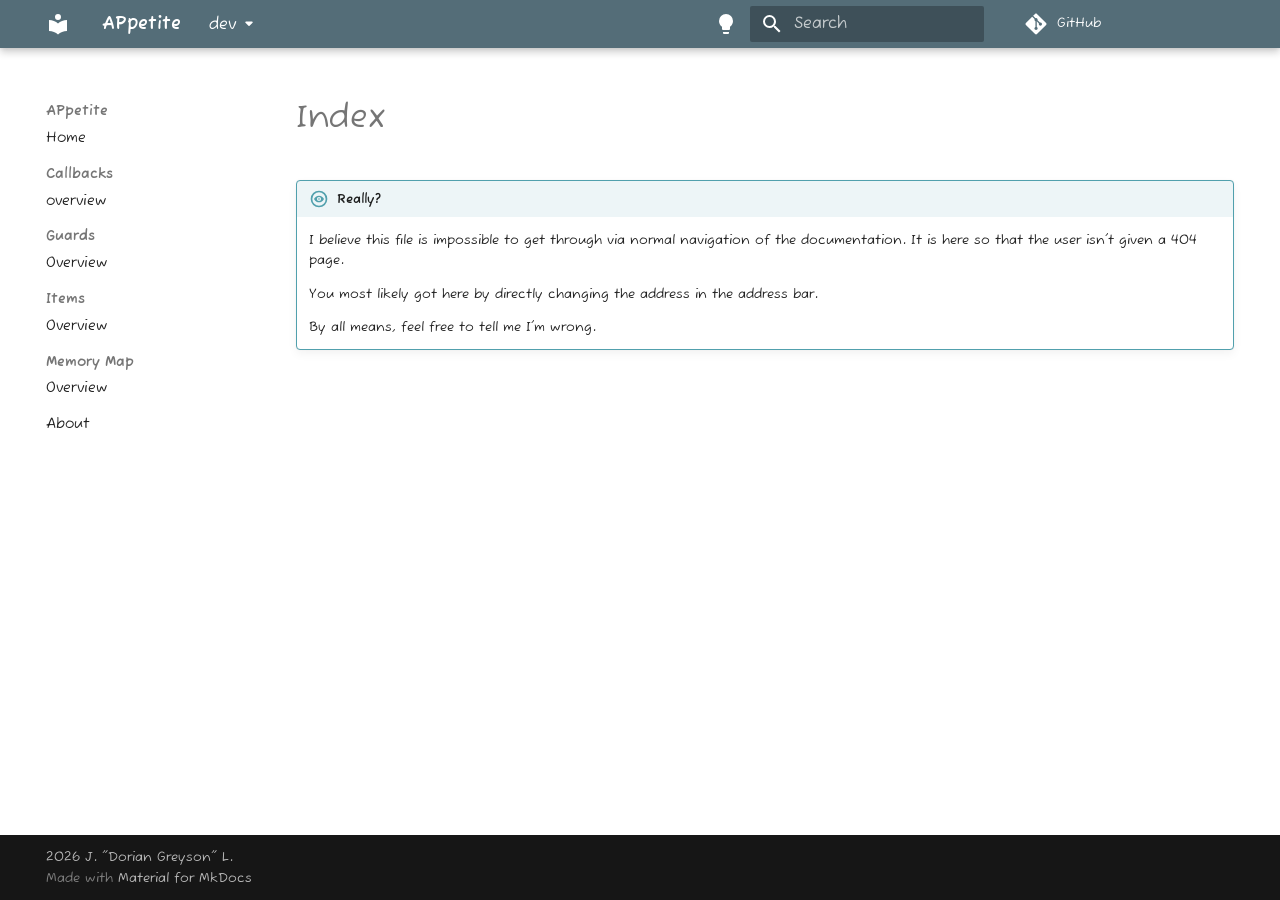
<file: dev/callbacks/index.html>
<!doctype html>
<html lang="en" class="no-js">
  <head>
    
      <meta charset="utf-8">
      <meta name="viewport" content="width=device-width,initial-scale=1">
      
        <meta name="description" content="Docs for APpetite">
      
      
        <meta name="author" content="J. "Dorian Greyson" L.">
      
      
      
      
      
        
      
      
      <link rel="icon" href="../assets/images/favicon.png">
      <meta name="generator" content="mkdocs-1.6.1, mkdocs-material-9.7.5">
    
    
      
        <title>Index - APpetite</title>
      
    
    
      <link rel="stylesheet" href="../assets/stylesheets/main.484c7ddc.min.css">
      
        
        <link rel="stylesheet" href="../assets/stylesheets/palette.ab4e12ef.min.css">
      
      


    
    
      
    
    
      
        
        
        
        <link rel="stylesheet" href="../assets/external/fonts.googleapis.com/css.9d12b39d.css">
        <style>:root{--md-text-font:"Fuzzy Bubbles";--md-code-font:"PT Mono"}</style>
      
    
    
      <link rel="stylesheet" href="../assets/_mkdocstrings.css">
    
      <link rel="stylesheet" href="../stylesheets/extra.css">
    
    <script>__md_scope=new URL("..",location),__md_hash=e=>[...e].reduce(((e,_)=>(e<<5)-e+_.charCodeAt(0)),0),__md_get=(e,_=localStorage,t=__md_scope)=>JSON.parse(_.getItem(t.pathname+"."+e)),__md_set=(e,_,t=localStorage,a=__md_scope)=>{try{t.setItem(a.pathname+"."+e,JSON.stringify(_))}catch(e){}}</script>
    
      

    
    
  </head>
  
  
    
    
      
    
    
    
    
    <body dir="ltr" data-md-color-scheme="default" data-md-color-primary="blue-grey" data-md-color-accent="deep-purple">
  
    
    <input class="md-toggle" data-md-toggle="drawer" type="checkbox" id="__drawer" autocomplete="off">
    <input class="md-toggle" data-md-toggle="search" type="checkbox" id="__search" autocomplete="off">
    <label class="md-overlay" for="__drawer"></label>
    <div data-md-component="skip">
      
    </div>
    <div data-md-component="announce">
      
    </div>
    
      <div data-md-color-scheme="default" data-md-component="outdated" hidden>
        
      </div>
    
    
      

  

<header class="md-header md-header--shadow" data-md-component="header">
  <nav class="md-header__inner md-grid" aria-label="Header">
    <a href=".." title="APpetite" class="md-header__button md-logo" aria-label="APpetite" data-md-component="logo">
      
  
  <svg xmlns="http://www.w3.org/2000/svg" viewBox="0 0 24 24"><path d="M12 8a3 3 0 0 0 3-3 3 3 0 0 0-3-3 3 3 0 0 0-3 3 3 3 0 0 0 3 3m0 3.54C9.64 9.35 6.5 8 3 8v11c3.5 0 6.64 1.35 9 3.54 2.36-2.19 5.5-3.54 9-3.54V8c-3.5 0-6.64 1.35-9 3.54"/></svg>

    </a>
    <label class="md-header__button md-icon" for="__drawer">
      
      <svg xmlns="http://www.w3.org/2000/svg" viewBox="0 0 24 24"><path d="M3 6h18v2H3zm0 5h18v2H3zm0 5h18v2H3z"/></svg>
    </label>
    <div class="md-header__title" data-md-component="header-title">
      <div class="md-header__ellipsis">
        <div class="md-header__topic">
          <span class="md-ellipsis">
            APpetite
          </span>
        </div>
        <div class="md-header__topic" data-md-component="header-topic">
          <span class="md-ellipsis">
            
              Index
            
          </span>
        </div>
      </div>
    </div>
    
      
        <form class="md-header__option" data-md-component="palette">
  
    
    
    
    <input class="md-option" data-md-color-media="(prefers-color-scheme: light)" data-md-color-scheme="default" data-md-color-primary="blue-grey" data-md-color-accent="deep-purple"  aria-label="turn off the lights"  type="radio" name="__palette" id="__palette_0">
    
      <label class="md-header__button md-icon" title="turn off the lights" for="__palette_1" hidden>
        <svg xmlns="http://www.w3.org/2000/svg" viewBox="0 0 24 24"><path d="M12 2a7 7 0 0 0-7 7c0 2.38 1.19 4.47 3 5.74V17a1 1 0 0 0 1 1h6a1 1 0 0 0 1-1v-2.26c1.81-1.27 3-3.36 3-5.74a7 7 0 0 0-7-7M9 21a1 1 0 0 0 1 1h4a1 1 0 0 0 1-1v-1H9z"/></svg>
      </label>
    
  
    
    
    
    <input class="md-option" data-md-color-media="(prefers-color-scheme: dark)" data-md-color-scheme="slate" data-md-color-primary="black" data-md-color-accent="blue"  aria-label="turn on the lights"  type="radio" name="__palette" id="__palette_1">
    
      <label class="md-header__button md-icon" title="turn on the lights" for="__palette_0" hidden>
        <svg xmlns="http://www.w3.org/2000/svg" viewBox="0 0 24 24"><path d="M12 2a7 7 0 0 1 7 7c0 2.38-1.19 4.47-3 5.74V17a1 1 0 0 1-1 1H9a1 1 0 0 1-1-1v-2.26C6.19 13.47 5 11.38 5 9a7 7 0 0 1 7-7M9 21v-1h6v1a1 1 0 0 1-1 1h-4a1 1 0 0 1-1-1m3-17a5 5 0 0 0-5 5c0 2.05 1.23 3.81 3 4.58V16h4v-2.42c1.77-.77 3-2.53 3-4.58a5 5 0 0 0-5-5"/></svg>
      </label>
    
  
</form>
      
    
    
      <script>var palette=__md_get("__palette");if(palette&&palette.color){if("(prefers-color-scheme)"===palette.color.media){var media=matchMedia("(prefers-color-scheme: light)"),input=document.querySelector(media.matches?"[data-md-color-media='(prefers-color-scheme: light)']":"[data-md-color-media='(prefers-color-scheme: dark)']");palette.color.media=input.getAttribute("data-md-color-media"),palette.color.scheme=input.getAttribute("data-md-color-scheme"),palette.color.primary=input.getAttribute("data-md-color-primary"),palette.color.accent=input.getAttribute("data-md-color-accent")}for(var[key,value]of Object.entries(palette.color))document.body.setAttribute("data-md-color-"+key,value)}</script>
    
    
    
      
      
        <label class="md-header__button md-icon" for="__search">
          
          <svg xmlns="http://www.w3.org/2000/svg" viewBox="0 0 24 24"><path d="M9.5 3A6.5 6.5 0 0 1 16 9.5c0 1.61-.59 3.09-1.56 4.23l.27.27h.79l5 5-1.5 1.5-5-5v-.79l-.27-.27A6.52 6.52 0 0 1 9.5 16 6.5 6.5 0 0 1 3 9.5 6.5 6.5 0 0 1 9.5 3m0 2C7 5 5 7 5 9.5S7 14 9.5 14 14 12 14 9.5 12 5 9.5 5"/></svg>
        </label>
        <div class="md-search" data-md-component="search" role="dialog">
  <label class="md-search__overlay" for="__search"></label>
  <div class="md-search__inner" role="search">
    <form class="md-search__form" name="search">
      <input type="text" class="md-search__input" name="query" aria-label="Search" placeholder="Search" autocapitalize="off" autocorrect="off" autocomplete="off" spellcheck="false" data-md-component="search-query" required>
      <label class="md-search__icon md-icon" for="__search">
        
        <svg xmlns="http://www.w3.org/2000/svg" viewBox="0 0 24 24"><path d="M9.5 3A6.5 6.5 0 0 1 16 9.5c0 1.61-.59 3.09-1.56 4.23l.27.27h.79l5 5-1.5 1.5-5-5v-.79l-.27-.27A6.52 6.52 0 0 1 9.5 16 6.5 6.5 0 0 1 3 9.5 6.5 6.5 0 0 1 9.5 3m0 2C7 5 5 7 5 9.5S7 14 9.5 14 14 12 14 9.5 12 5 9.5 5"/></svg>
        
        <svg xmlns="http://www.w3.org/2000/svg" viewBox="0 0 24 24"><path d="M20 11v2H8l5.5 5.5-1.42 1.42L4.16 12l7.92-7.92L13.5 5.5 8 11z"/></svg>
      </label>
      <nav class="md-search__options" aria-label="Search">
        
        <button type="reset" class="md-search__icon md-icon" title="Clear" aria-label="Clear" tabindex="-1">
          
          <svg xmlns="http://www.w3.org/2000/svg" viewBox="0 0 24 24"><path d="M19 6.41 17.59 5 12 10.59 6.41 5 5 6.41 10.59 12 5 17.59 6.41 19 12 13.41 17.59 19 19 17.59 13.41 12z"/></svg>
        </button>
      </nav>
      
    </form>
    <div class="md-search__output">
      <div class="md-search__scrollwrap" tabindex="0" data-md-scrollfix>
        <div class="md-search-result" data-md-component="search-result">
          <div class="md-search-result__meta">
            Initializing search
          </div>
          <ol class="md-search-result__list" role="presentation"></ol>
        </div>
      </div>
    </div>
  </div>
</div>
      
    
    
      <div class="md-header__source">
        <a href="https://github.com/greysondn/appetite" title="Go to repository" class="md-source" data-md-component="source">
  <div class="md-source__icon md-icon">
    
    <svg xmlns="http://www.w3.org/2000/svg" viewBox="0 0 448 512"><!--! Font Awesome Free 7.1.0 by @fontawesome - https://fontawesome.com License - https://fontawesome.com/license/free (Icons: CC BY 4.0, Fonts: SIL OFL 1.1, Code: MIT License) Copyright 2025 Fonticons, Inc.--><path d="M439.6 236.1 244 40.5c-5.4-5.5-12.8-8.5-20.4-8.5s-15 3-20.4 8.4L162.5 81l51.5 51.5c27.1-9.1 52.7 16.8 43.4 43.7l49.7 49.7c34.2-11.8 61.2 31 35.5 56.7-26.5 26.5-70.2-2.9-56-37.3L240.3 199v121.9c25.3 12.5 22.3 41.8 9.1 55-6.4 6.4-15.2 10.1-24.3 10.1s-17.8-3.6-24.3-10.1c-17.6-17.6-11.1-46.9 11.2-56v-123c-20.8-8.5-24.6-30.7-18.6-45L142.6 101 8.5 235.1C3 240.6 0 247.9 0 255.5s3 15 8.5 20.4l195.6 195.7c5.4 5.4 12.7 8.4 20.4 8.4s15-3 20.4-8.4l194.7-194.7c5.4-5.4 8.4-12.8 8.4-20.4s-3-15-8.4-20.4"/></svg>
  </div>
  <div class="md-source__repository">
    GitHub
  </div>
</a>
      </div>
    
  </nav>
  
</header>
    
    <div class="md-container" data-md-component="container">
      
      
        
          
        
      
      <main class="md-main" data-md-component="main">
        <div class="md-main__inner md-grid">
          
            
              
              <div class="md-sidebar md-sidebar--primary" data-md-component="sidebar" data-md-type="navigation" >
                <div class="md-sidebar__scrollwrap">
                  <div class="md-sidebar__inner">
                    



  

<nav class="md-nav md-nav--primary md-nav--integrated" aria-label="Navigation" data-md-level="0">
  <label class="md-nav__title" for="__drawer">
    <a href=".." title="APpetite" class="md-nav__button md-logo" aria-label="APpetite" data-md-component="logo">
      
  
  <svg xmlns="http://www.w3.org/2000/svg" viewBox="0 0 24 24"><path d="M12 8a3 3 0 0 0 3-3 3 3 0 0 0-3-3 3 3 0 0 0-3 3 3 3 0 0 0 3 3m0 3.54C9.64 9.35 6.5 8 3 8v11c3.5 0 6.64 1.35 9 3.54 2.36-2.19 5.5-3.54 9-3.54V8c-3.5 0-6.64 1.35-9 3.54"/></svg>

    </a>
    APpetite
  </label>
  
    <div class="md-nav__source">
      <a href="https://github.com/greysondn/appetite" title="Go to repository" class="md-source" data-md-component="source">
  <div class="md-source__icon md-icon">
    
    <svg xmlns="http://www.w3.org/2000/svg" viewBox="0 0 448 512"><!--! Font Awesome Free 7.1.0 by @fontawesome - https://fontawesome.com License - https://fontawesome.com/license/free (Icons: CC BY 4.0, Fonts: SIL OFL 1.1, Code: MIT License) Copyright 2025 Fonticons, Inc.--><path d="M439.6 236.1 244 40.5c-5.4-5.5-12.8-8.5-20.4-8.5s-15 3-20.4 8.4L162.5 81l51.5 51.5c27.1-9.1 52.7 16.8 43.4 43.7l49.7 49.7c34.2-11.8 61.2 31 35.5 56.7-26.5 26.5-70.2-2.9-56-37.3L240.3 199v121.9c25.3 12.5 22.3 41.8 9.1 55-6.4 6.4-15.2 10.1-24.3 10.1s-17.8-3.6-24.3-10.1c-17.6-17.6-11.1-46.9 11.2-56v-123c-20.8-8.5-24.6-30.7-18.6-45L142.6 101 8.5 235.1C3 240.6 0 247.9 0 255.5s3 15 8.5 20.4l195.6 195.7c5.4 5.4 12.7 8.4 20.4 8.4s15-3 20.4-8.4l194.7-194.7c5.4-5.4 8.4-12.8 8.4-20.4s-3-15-8.4-20.4"/></svg>
  </div>
  <div class="md-source__repository">
    GitHub
  </div>
</a>
    </div>
  
  <ul class="md-nav__list" data-md-scrollfix>
    
      
      
  
  
  
  
    <li class="md-nav__item">
      <a href=".." class="md-nav__link">
        
  
  
  <span class="md-ellipsis">
    
  
    Home
  

    
  </span>
  
  

      </a>
    </li>
  

    
      
      
  
  
  
  
    
    
    
    
      
        
        
      
    
    
    <li class="md-nav__item md-nav__item--section md-nav__item--nested">
      
        
        
        <input class="md-nav__toggle md-toggle " type="checkbox" id="__nav_2" >
        
          
          <label class="md-nav__link" for="__nav_2" id="__nav_2_label" tabindex="">
            
  
  
  <span class="md-ellipsis">
    
  
    Callbacks
  

    
  </span>
  
  

            <span class="md-nav__icon md-icon"></span>
          </label>
        
        <nav class="md-nav" data-md-level="1" aria-labelledby="__nav_2_label" aria-expanded="false">
          <label class="md-nav__title" for="__nav_2">
            <span class="md-nav__icon md-icon"></span>
            
  
    Callbacks
  

          </label>
          <ul class="md-nav__list" data-md-scrollfix>
            
              
                
  
  
  
  
    <li class="md-nav__item">
      <a href="overview/" class="md-nav__link">
        
  
  
  <span class="md-ellipsis">
    
  
    overview
  

    
  </span>
  
  

      </a>
    </li>
  

              
            
          </ul>
        </nav>
      
    </li>
  

    
      
      
  
  
  
  
    
    
    
    
      
        
        
      
    
    
    <li class="md-nav__item md-nav__item--section md-nav__item--nested">
      
        
        
        <input class="md-nav__toggle md-toggle " type="checkbox" id="__nav_3" >
        
          
          <label class="md-nav__link" for="__nav_3" id="__nav_3_label" tabindex="">
            
  
  
  <span class="md-ellipsis">
    
  
    Guards
  

    
  </span>
  
  

            <span class="md-nav__icon md-icon"></span>
          </label>
        
        <nav class="md-nav" data-md-level="1" aria-labelledby="__nav_3_label" aria-expanded="false">
          <label class="md-nav__title" for="__nav_3">
            <span class="md-nav__icon md-icon"></span>
            
  
    Guards
  

          </label>
          <ul class="md-nav__list" data-md-scrollfix>
            
              
                
  
  
  
  
    <li class="md-nav__item">
      <a href="../guards/overview/" class="md-nav__link">
        
  
  
  <span class="md-ellipsis">
    
  
    Overview
  

    
  </span>
  
  

      </a>
    </li>
  

              
            
          </ul>
        </nav>
      
    </li>
  

    
      
      
  
  
  
  
    
    
    
    
      
        
        
      
    
    
    <li class="md-nav__item md-nav__item--section md-nav__item--nested">
      
        
        
        <input class="md-nav__toggle md-toggle " type="checkbox" id="__nav_4" >
        
          
          <label class="md-nav__link" for="__nav_4" id="__nav_4_label" tabindex="">
            
  
  
  <span class="md-ellipsis">
    
  
    Items
  

    
  </span>
  
  

            <span class="md-nav__icon md-icon"></span>
          </label>
        
        <nav class="md-nav" data-md-level="1" aria-labelledby="__nav_4_label" aria-expanded="false">
          <label class="md-nav__title" for="__nav_4">
            <span class="md-nav__icon md-icon"></span>
            
  
    Items
  

          </label>
          <ul class="md-nav__list" data-md-scrollfix>
            
              
                
  
  
  
  
    <li class="md-nav__item">
      <a href="../items/overview/" class="md-nav__link">
        
  
  
  <span class="md-ellipsis">
    
  
    Overview
  

    
  </span>
  
  

      </a>
    </li>
  

              
            
          </ul>
        </nav>
      
    </li>
  

    
      
      
  
  
  
  
    
    
    
    
      
        
        
      
    
    
    <li class="md-nav__item md-nav__item--section md-nav__item--nested">
      
        
        
        <input class="md-nav__toggle md-toggle " type="checkbox" id="__nav_5" >
        
          
          <label class="md-nav__link" for="__nav_5" id="__nav_5_label" tabindex="">
            
  
  
  <span class="md-ellipsis">
    
  
    Memory Map
  

    
  </span>
  
  

            <span class="md-nav__icon md-icon"></span>
          </label>
        
        <nav class="md-nav" data-md-level="1" aria-labelledby="__nav_5_label" aria-expanded="false">
          <label class="md-nav__title" for="__nav_5">
            <span class="md-nav__icon md-icon"></span>
            
  
    Memory Map
  

          </label>
          <ul class="md-nav__list" data-md-scrollfix>
            
              
                
  
  
  
  
    <li class="md-nav__item">
      <a href="../memory_map/overview/" class="md-nav__link">
        
  
  
  <span class="md-ellipsis">
    
  
    Overview
  

    
  </span>
  
  

      </a>
    </li>
  

              
            
          </ul>
        </nav>
      
    </li>
  

    
      
      
  
  
  
  
    <li class="md-nav__item">
      <a href="../about/" class="md-nav__link">
        
  
  
  <span class="md-ellipsis">
    
  
    About
  

    
  </span>
  
  

      </a>
    </li>
  

    
  </ul>
</nav>
                  </div>
                </div>
              </div>
            
            
          
          
            <div class="md-content" data-md-component="content">
              
                



  


              
              <article class="md-content__inner md-typeset">
                
                  


  
  


  <h1>Index</h1>

<div class="admonition greysondn">
<p class="admonition-title">Really?</p>
<p>I believe this file is impossible to get through via normal navigation of the documentation. It is here so that the user isn't given a 404 page.</p>
<p>You most likely got here by directly changing the address in the address bar.</p>
<p>By all means, feel free to tell me I'm wrong.</p>
</div>












                
              </article>
            </div>
          
          
<script>var target=document.getElementById(location.hash.slice(1));target&&target.name&&(target.checked=target.name.startsWith("__tabbed_"))</script>
        </div>
        
      </main>
      
        <footer class="md-footer">
  
  <div class="md-footer-meta md-typeset">
    <div class="md-footer-meta__inner md-grid">
      <div class="md-copyright">
  
    <div class="md-copyright__highlight">
      2026 J. "Dorian Greyson" L.
    </div>
  
  
    Made with
    <a href="https://squidfunk.github.io/mkdocs-material/" target="_blank" rel="noopener">
      Material for MkDocs
    </a>
  
</div>
      
    </div>
  </div>
</footer>
      
    </div>
    <div class="md-dialog" data-md-component="dialog">
      <div class="md-dialog__inner md-typeset"></div>
    </div>
    
      <div class="md-progress" data-md-component="progress" role="progressbar"></div>
    
    
    
      
      
      <script id="__config" type="application/json">{"annotate": null, "base": "..", "features": ["content.code.annotate", "content.code.copy", "navigation.instant", "navigation.instant.progress", "navigation.path", "navigation.sections", "toc.follow", "toc.integrate"], "search": "../assets/javascripts/workers/search.2c215733.min.js", "tags": null, "translations": {"clipboard.copied": "Copied to clipboard", "clipboard.copy": "Copy to clipboard", "search.result.more.one": "1 more on this page", "search.result.more.other": "# more on this page", "search.result.none": "No matching documents", "search.result.one": "1 matching document", "search.result.other": "# matching documents", "search.result.placeholder": "Type to start searching", "search.result.term.missing": "Missing", "select.version": "Select version"}, "version": {"provider": "mike"}}</script>
    
    
      <script src="../assets/javascripts/bundle.79ae519e.min.js"></script>
      
        <script src="../assets/external/unpkg.com/mermaid@11/dist/mermaid.min.js"></script>
      
    
  </body>
</html>
</file>
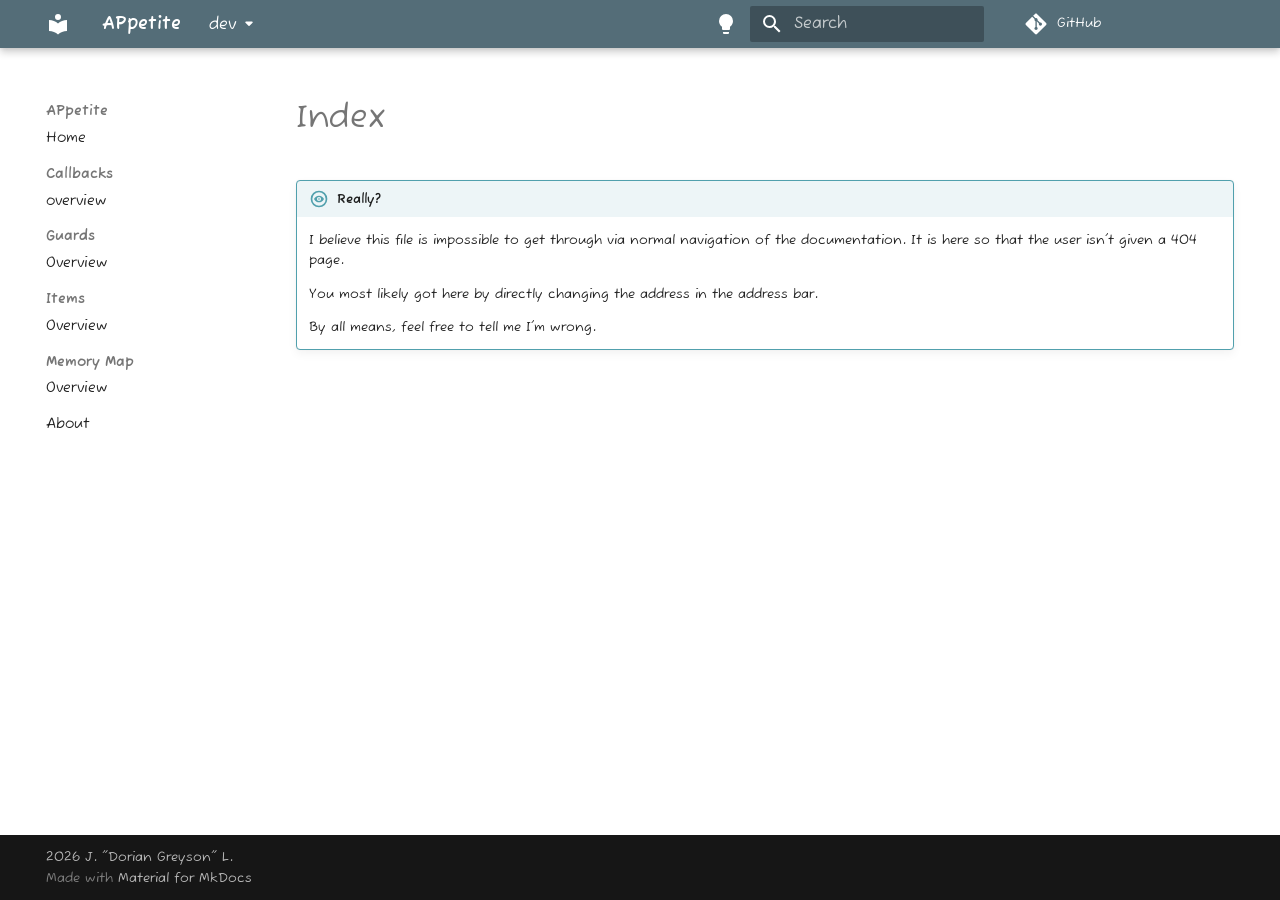
<file: dev/config/index.html>
<!doctype html>
<html lang="en" class="no-js">
  <head>
    
      <meta charset="utf-8">
      <meta name="viewport" content="width=device-width,initial-scale=1">
      
        <meta name="description" content="Docs for APpetite">
      
      
        <meta name="author" content="J. "Dorian Greyson" L.">
      
      
      
      
      
        
      
      
      <link rel="icon" href="../assets/images/favicon.png">
      <meta name="generator" content="mkdocs-1.6.1, mkdocs-material-9.7.6">
    
    
      
        <title>Index - APpetite</title>
      
    
    
      <link rel="stylesheet" href="../assets/stylesheets/main.484c7ddc.min.css">
      
        
        <link rel="stylesheet" href="../assets/stylesheets/palette.ab4e12ef.min.css">
      
      


    
    
      
    
    
      
        
        
        
        <link rel="stylesheet" href="../assets/external/fonts.googleapis.com/css.9d12b39d.css">
        <style>:root{--md-text-font:"Fuzzy Bubbles";--md-code-font:"PT Mono"}</style>
      
    
    
      <link rel="stylesheet" href="../assets/_mkdocstrings.css">
    
      <link rel="stylesheet" href="../stylesheets/extra.css">
    
    <script>__md_scope=new URL("..",location),__md_hash=e=>[...e].reduce(((e,_)=>(e<<5)-e+_.charCodeAt(0)),0),__md_get=(e,_=localStorage,t=__md_scope)=>JSON.parse(_.getItem(t.pathname+"."+e)),__md_set=(e,_,t=localStorage,a=__md_scope)=>{try{t.setItem(a.pathname+"."+e,JSON.stringify(_))}catch(e){}}</script>
    
      

    
    
  </head>
  
  
    
    
      
    
    
    
    
    <body dir="ltr" data-md-color-scheme="default" data-md-color-primary="blue-grey" data-md-color-accent="deep-purple">
  
    
    <input class="md-toggle" data-md-toggle="drawer" type="checkbox" id="__drawer" autocomplete="off">
    <input class="md-toggle" data-md-toggle="search" type="checkbox" id="__search" autocomplete="off">
    <label class="md-overlay" for="__drawer"></label>
    <div data-md-component="skip">
      
    </div>
    <div data-md-component="announce">
      
    </div>
    
      <div data-md-color-scheme="default" data-md-component="outdated" hidden>
        
      </div>
    
    
      

  

<header class="md-header md-header--shadow" data-md-component="header">
  <nav class="md-header__inner md-grid" aria-label="Header">
    <a href=".." title="APpetite" class="md-header__button md-logo" aria-label="APpetite" data-md-component="logo">
      
  
  <svg xmlns="http://www.w3.org/2000/svg" viewBox="0 0 24 24"><path d="M12 8a3 3 0 0 0 3-3 3 3 0 0 0-3-3 3 3 0 0 0-3 3 3 3 0 0 0 3 3m0 3.54C9.64 9.35 6.5 8 3 8v11c3.5 0 6.64 1.35 9 3.54 2.36-2.19 5.5-3.54 9-3.54V8c-3.5 0-6.64 1.35-9 3.54"/></svg>

    </a>
    <label class="md-header__button md-icon" for="__drawer">
      
      <svg xmlns="http://www.w3.org/2000/svg" viewBox="0 0 24 24"><path d="M3 6h18v2H3zm0 5h18v2H3zm0 5h18v2H3z"/></svg>
    </label>
    <div class="md-header__title" data-md-component="header-title">
      <div class="md-header__ellipsis">
        <div class="md-header__topic">
          <span class="md-ellipsis">
            APpetite
          </span>
        </div>
        <div class="md-header__topic" data-md-component="header-topic">
          <span class="md-ellipsis">
            
              Index
            
          </span>
        </div>
      </div>
    </div>
    
      
        <form class="md-header__option" data-md-component="palette">
  
    
    
    
    <input class="md-option" data-md-color-media="(prefers-color-scheme: light)" data-md-color-scheme="default" data-md-color-primary="blue-grey" data-md-color-accent="deep-purple"  aria-label="turn off the lights"  type="radio" name="__palette" id="__palette_0">
    
      <label class="md-header__button md-icon" title="turn off the lights" for="__palette_1" hidden>
        <svg xmlns="http://www.w3.org/2000/svg" viewBox="0 0 24 24"><path d="M12 2a7 7 0 0 0-7 7c0 2.38 1.19 4.47 3 5.74V17a1 1 0 0 0 1 1h6a1 1 0 0 0 1-1v-2.26c1.81-1.27 3-3.36 3-5.74a7 7 0 0 0-7-7M9 21a1 1 0 0 0 1 1h4a1 1 0 0 0 1-1v-1H9z"/></svg>
      </label>
    
  
    
    
    
    <input class="md-option" data-md-color-media="(prefers-color-scheme: dark)" data-md-color-scheme="slate" data-md-color-primary="black" data-md-color-accent="blue"  aria-label="turn on the lights"  type="radio" name="__palette" id="__palette_1">
    
      <label class="md-header__button md-icon" title="turn on the lights" for="__palette_0" hidden>
        <svg xmlns="http://www.w3.org/2000/svg" viewBox="0 0 24 24"><path d="M12 2a7 7 0 0 1 7 7c0 2.38-1.19 4.47-3 5.74V17a1 1 0 0 1-1 1H9a1 1 0 0 1-1-1v-2.26C6.19 13.47 5 11.38 5 9a7 7 0 0 1 7-7M9 21v-1h6v1a1 1 0 0 1-1 1h-4a1 1 0 0 1-1-1m3-17a5 5 0 0 0-5 5c0 2.05 1.23 3.81 3 4.58V16h4v-2.42c1.77-.77 3-2.53 3-4.58a5 5 0 0 0-5-5"/></svg>
      </label>
    
  
</form>
      
    
    
      <script>var palette=__md_get("__palette");if(palette&&palette.color){if("(prefers-color-scheme)"===palette.color.media){var media=matchMedia("(prefers-color-scheme: light)"),input=document.querySelector(media.matches?"[data-md-color-media='(prefers-color-scheme: light)']":"[data-md-color-media='(prefers-color-scheme: dark)']");palette.color.media=input.getAttribute("data-md-color-media"),palette.color.scheme=input.getAttribute("data-md-color-scheme"),palette.color.primary=input.getAttribute("data-md-color-primary"),palette.color.accent=input.getAttribute("data-md-color-accent")}for(var[key,value]of Object.entries(palette.color))document.body.setAttribute("data-md-color-"+key,value)}</script>
    
    
    
      
      
        <label class="md-header__button md-icon" for="__search">
          
          <svg xmlns="http://www.w3.org/2000/svg" viewBox="0 0 24 24"><path d="M9.5 3A6.5 6.5 0 0 1 16 9.5c0 1.61-.59 3.09-1.56 4.23l.27.27h.79l5 5-1.5 1.5-5-5v-.79l-.27-.27A6.52 6.52 0 0 1 9.5 16 6.5 6.5 0 0 1 3 9.5 6.5 6.5 0 0 1 9.5 3m0 2C7 5 5 7 5 9.5S7 14 9.5 14 14 12 14 9.5 12 5 9.5 5"/></svg>
        </label>
        <div class="md-search" data-md-component="search" role="dialog">
  <label class="md-search__overlay" for="__search"></label>
  <div class="md-search__inner" role="search">
    <form class="md-search__form" name="search">
      <input type="text" class="md-search__input" name="query" aria-label="Search" placeholder="Search" autocapitalize="off" autocorrect="off" autocomplete="off" spellcheck="false" data-md-component="search-query" required>
      <label class="md-search__icon md-icon" for="__search">
        
        <svg xmlns="http://www.w3.org/2000/svg" viewBox="0 0 24 24"><path d="M9.5 3A6.5 6.5 0 0 1 16 9.5c0 1.61-.59 3.09-1.56 4.23l.27.27h.79l5 5-1.5 1.5-5-5v-.79l-.27-.27A6.52 6.52 0 0 1 9.5 16 6.5 6.5 0 0 1 3 9.5 6.5 6.5 0 0 1 9.5 3m0 2C7 5 5 7 5 9.5S7 14 9.5 14 14 12 14 9.5 12 5 9.5 5"/></svg>
        
        <svg xmlns="http://www.w3.org/2000/svg" viewBox="0 0 24 24"><path d="M20 11v2H8l5.5 5.5-1.42 1.42L4.16 12l7.92-7.92L13.5 5.5 8 11z"/></svg>
      </label>
      <nav class="md-search__options" aria-label="Search">
        
        <button type="reset" class="md-search__icon md-icon" title="Clear" aria-label="Clear" tabindex="-1">
          
          <svg xmlns="http://www.w3.org/2000/svg" viewBox="0 0 24 24"><path d="M19 6.41 17.59 5 12 10.59 6.41 5 5 6.41 10.59 12 5 17.59 6.41 19 12 13.41 17.59 19 19 17.59 13.41 12z"/></svg>
        </button>
      </nav>
      
    </form>
    <div class="md-search__output">
      <div class="md-search__scrollwrap" tabindex="0" data-md-scrollfix>
        <div class="md-search-result" data-md-component="search-result">
          <div class="md-search-result__meta">
            Initializing search
          </div>
          <ol class="md-search-result__list" role="presentation"></ol>
        </div>
      </div>
    </div>
  </div>
</div>
      
    
    
      <div class="md-header__source">
        <a href="https://github.com/greysondn/appetite" title="Go to repository" class="md-source" data-md-component="source">
  <div class="md-source__icon md-icon">
    
    <svg xmlns="http://www.w3.org/2000/svg" viewBox="0 0 448 512"><!--! Font Awesome Free 7.1.0 by @fontawesome - https://fontawesome.com License - https://fontawesome.com/license/free (Icons: CC BY 4.0, Fonts: SIL OFL 1.1, Code: MIT License) Copyright 2025 Fonticons, Inc.--><path d="M439.6 236.1 244 40.5c-5.4-5.5-12.8-8.5-20.4-8.5s-15 3-20.4 8.4L162.5 81l51.5 51.5c27.1-9.1 52.7 16.8 43.4 43.7l49.7 49.7c34.2-11.8 61.2 31 35.5 56.7-26.5 26.5-70.2-2.9-56-37.3L240.3 199v121.9c25.3 12.5 22.3 41.8 9.1 55-6.4 6.4-15.2 10.1-24.3 10.1s-17.8-3.6-24.3-10.1c-17.6-17.6-11.1-46.9 11.2-56v-123c-20.8-8.5-24.6-30.7-18.6-45L142.6 101 8.5 235.1C3 240.6 0 247.9 0 255.5s3 15 8.5 20.4l195.6 195.7c5.4 5.4 12.7 8.4 20.4 8.4s15-3 20.4-8.4l194.7-194.7c5.4-5.4 8.4-12.8 8.4-20.4s-3-15-8.4-20.4"/></svg>
  </div>
  <div class="md-source__repository">
    GitHub
  </div>
</a>
      </div>
    
  </nav>
  
</header>
    
    <div class="md-container" data-md-component="container">
      
      
        
          
        
      
      <main class="md-main" data-md-component="main">
        <div class="md-main__inner md-grid">
          
            
              
              <div class="md-sidebar md-sidebar--primary" data-md-component="sidebar" data-md-type="navigation" >
                <div class="md-sidebar__scrollwrap">
                  <div class="md-sidebar__inner">
                    



  

<nav class="md-nav md-nav--primary md-nav--integrated" aria-label="Navigation" data-md-level="0">
  <label class="md-nav__title" for="__drawer">
    <a href=".." title="APpetite" class="md-nav__button md-logo" aria-label="APpetite" data-md-component="logo">
      
  
  <svg xmlns="http://www.w3.org/2000/svg" viewBox="0 0 24 24"><path d="M12 8a3 3 0 0 0 3-3 3 3 0 0 0-3-3 3 3 0 0 0-3 3 3 3 0 0 0 3 3m0 3.54C9.64 9.35 6.5 8 3 8v11c3.5 0 6.64 1.35 9 3.54 2.36-2.19 5.5-3.54 9-3.54V8c-3.5 0-6.64 1.35-9 3.54"/></svg>

    </a>
    APpetite
  </label>
  
    <div class="md-nav__source">
      <a href="https://github.com/greysondn/appetite" title="Go to repository" class="md-source" data-md-component="source">
  <div class="md-source__icon md-icon">
    
    <svg xmlns="http://www.w3.org/2000/svg" viewBox="0 0 448 512"><!--! Font Awesome Free 7.1.0 by @fontawesome - https://fontawesome.com License - https://fontawesome.com/license/free (Icons: CC BY 4.0, Fonts: SIL OFL 1.1, Code: MIT License) Copyright 2025 Fonticons, Inc.--><path d="M439.6 236.1 244 40.5c-5.4-5.5-12.8-8.5-20.4-8.5s-15 3-20.4 8.4L162.5 81l51.5 51.5c27.1-9.1 52.7 16.8 43.4 43.7l49.7 49.7c34.2-11.8 61.2 31 35.5 56.7-26.5 26.5-70.2-2.9-56-37.3L240.3 199v121.9c25.3 12.5 22.3 41.8 9.1 55-6.4 6.4-15.2 10.1-24.3 10.1s-17.8-3.6-24.3-10.1c-17.6-17.6-11.1-46.9 11.2-56v-123c-20.8-8.5-24.6-30.7-18.6-45L142.6 101 8.5 235.1C3 240.6 0 247.9 0 255.5s3 15 8.5 20.4l195.6 195.7c5.4 5.4 12.7 8.4 20.4 8.4s15-3 20.4-8.4l194.7-194.7c5.4-5.4 8.4-12.8 8.4-20.4s-3-15-8.4-20.4"/></svg>
  </div>
  <div class="md-source__repository">
    GitHub
  </div>
</a>
    </div>
  
  <ul class="md-nav__list" data-md-scrollfix>
    
      
      
  
  
  
  
    <li class="md-nav__item">
      <a href=".." class="md-nav__link">
        
  
  
  <span class="md-ellipsis">
    
  
    Home
  

    
  </span>
  
  

      </a>
    </li>
  

    
      
      
  
  
  
  
    
    
    
    
      
        
        
      
    
    
    <li class="md-nav__item md-nav__item--section md-nav__item--nested">
      
        
        
        <input class="md-nav__toggle md-toggle " type="checkbox" id="__nav_2" >
        
          
          <label class="md-nav__link" for="__nav_2" id="__nav_2_label" tabindex="">
            
  
  
  <span class="md-ellipsis">
    
  
    Callbacks
  

    
  </span>
  
  

            <span class="md-nav__icon md-icon"></span>
          </label>
        
        <nav class="md-nav" data-md-level="1" aria-labelledby="__nav_2_label" aria-expanded="false">
          <label class="md-nav__title" for="__nav_2">
            <span class="md-nav__icon md-icon"></span>
            
  
    Callbacks
  

          </label>
          <ul class="md-nav__list" data-md-scrollfix>
            
              
                
  
  
  
  
    <li class="md-nav__item">
      <a href="../callbacks/overview/" class="md-nav__link">
        
  
  
  <span class="md-ellipsis">
    
  
    overview
  

    
  </span>
  
  

      </a>
    </li>
  

              
            
          </ul>
        </nav>
      
    </li>
  

    
      
      
  
  
  
  
    
    
    
    
      
        
        
      
    
    
    <li class="md-nav__item md-nav__item--section md-nav__item--nested">
      
        
        
        <input class="md-nav__toggle md-toggle " type="checkbox" id="__nav_3" >
        
          
          <label class="md-nav__link" for="__nav_3" id="__nav_3_label" tabindex="">
            
  
  
  <span class="md-ellipsis">
    
  
    Guards
  

    
  </span>
  
  

            <span class="md-nav__icon md-icon"></span>
          </label>
        
        <nav class="md-nav" data-md-level="1" aria-labelledby="__nav_3_label" aria-expanded="false">
          <label class="md-nav__title" for="__nav_3">
            <span class="md-nav__icon md-icon"></span>
            
  
    Guards
  

          </label>
          <ul class="md-nav__list" data-md-scrollfix>
            
              
                
  
  
  
  
    <li class="md-nav__item">
      <a href="../guards/overview/" class="md-nav__link">
        
  
  
  <span class="md-ellipsis">
    
  
    Overview
  

    
  </span>
  
  

      </a>
    </li>
  

              
            
          </ul>
        </nav>
      
    </li>
  

    
      
      
  
  
  
  
    
    
    
    
      
        
        
      
    
    
    <li class="md-nav__item md-nav__item--section md-nav__item--nested">
      
        
        
        <input class="md-nav__toggle md-toggle " type="checkbox" id="__nav_4" >
        
          
          <label class="md-nav__link" for="__nav_4" id="__nav_4_label" tabindex="">
            
  
  
  <span class="md-ellipsis">
    
  
    Items
  

    
  </span>
  
  

            <span class="md-nav__icon md-icon"></span>
          </label>
        
        <nav class="md-nav" data-md-level="1" aria-labelledby="__nav_4_label" aria-expanded="false">
          <label class="md-nav__title" for="__nav_4">
            <span class="md-nav__icon md-icon"></span>
            
  
    Items
  

          </label>
          <ul class="md-nav__list" data-md-scrollfix>
            
              
                
  
  
  
  
    <li class="md-nav__item">
      <a href="../items/overview/" class="md-nav__link">
        
  
  
  <span class="md-ellipsis">
    
  
    Overview
  

    
  </span>
  
  

      </a>
    </li>
  

              
            
          </ul>
        </nav>
      
    </li>
  

    
      
      
  
  
  
  
    
    
    
    
      
        
        
      
    
    
    <li class="md-nav__item md-nav__item--section md-nav__item--nested">
      
        
        
        <input class="md-nav__toggle md-toggle " type="checkbox" id="__nav_5" >
        
          
          <label class="md-nav__link" for="__nav_5" id="__nav_5_label" tabindex="">
            
  
  
  <span class="md-ellipsis">
    
  
    Memory Map
  

    
  </span>
  
  

            <span class="md-nav__icon md-icon"></span>
          </label>
        
        <nav class="md-nav" data-md-level="1" aria-labelledby="__nav_5_label" aria-expanded="false">
          <label class="md-nav__title" for="__nav_5">
            <span class="md-nav__icon md-icon"></span>
            
  
    Memory Map
  

          </label>
          <ul class="md-nav__list" data-md-scrollfix>
            
              
                
  
  
  
  
    <li class="md-nav__item">
      <a href="../memory_map/overview/" class="md-nav__link">
        
  
  
  <span class="md-ellipsis">
    
  
    Overview
  

    
  </span>
  
  

      </a>
    </li>
  

              
            
          </ul>
        </nav>
      
    </li>
  

    
      
      
  
  
  
  
    <li class="md-nav__item">
      <a href="../about/" class="md-nav__link">
        
  
  
  <span class="md-ellipsis">
    
  
    About
  

    
  </span>
  
  

      </a>
    </li>
  

    
  </ul>
</nav>
                  </div>
                </div>
              </div>
            
            
          
          
            <div class="md-content" data-md-component="content">
              
                



  


              
              <article class="md-content__inner md-typeset">
                
                  


  
  


  <h1>Index</h1>

<div class="admonition greysondn">
<p class="admonition-title">Really?</p>
<p>I believe this file is impossible to get through via normal navigation of the documentation. It is here so that the user isn't given a 404 page.</p>
<p>You most likely got here by directly changing the address in the address bar.</p>
<p>By all means, feel free to tell me I'm wrong.</p>
</div>












                
              </article>
            </div>
          
          
<script>var target=document.getElementById(location.hash.slice(1));target&&target.name&&(target.checked=target.name.startsWith("__tabbed_"))</script>
        </div>
        
      </main>
      
        <footer class="md-footer">
  
  <div class="md-footer-meta md-typeset">
    <div class="md-footer-meta__inner md-grid">
      <div class="md-copyright">
  
    <div class="md-copyright__highlight">
      2026 J. "Dorian Greyson" L.
    </div>
  
  
    Made with
    <a href="https://squidfunk.github.io/mkdocs-material/" target="_blank" rel="noopener">
      Material for MkDocs
    </a>
  
</div>
      
    </div>
  </div>
</footer>
      
    </div>
    <div class="md-dialog" data-md-component="dialog">
      <div class="md-dialog__inner md-typeset"></div>
    </div>
    
      <div class="md-progress" data-md-component="progress" role="progressbar"></div>
    
    
    
      
      
      <script id="__config" type="application/json">{"annotate": null, "base": "..", "features": ["content.code.annotate", "content.code.copy", "navigation.instant", "navigation.instant.progress", "navigation.path", "navigation.sections", "toc.follow", "toc.integrate"], "search": "../assets/javascripts/workers/search.2c215733.min.js", "tags": null, "translations": {"clipboard.copied": "Copied to clipboard", "clipboard.copy": "Copy to clipboard", "search.result.more.one": "1 more on this page", "search.result.more.other": "# more on this page", "search.result.none": "No matching documents", "search.result.one": "1 matching document", "search.result.other": "# matching documents", "search.result.placeholder": "Type to start searching", "search.result.term.missing": "Missing", "select.version": "Select version"}, "version": {"provider": "mike"}}</script>
    
    
      <script src="../assets/javascripts/bundle.79ae519e.min.js"></script>
      
        <script src="../assets/external/unpkg.com/mermaid@11/dist/mermaid.min.js"></script>
      
    
  </body>
</html>
</file>
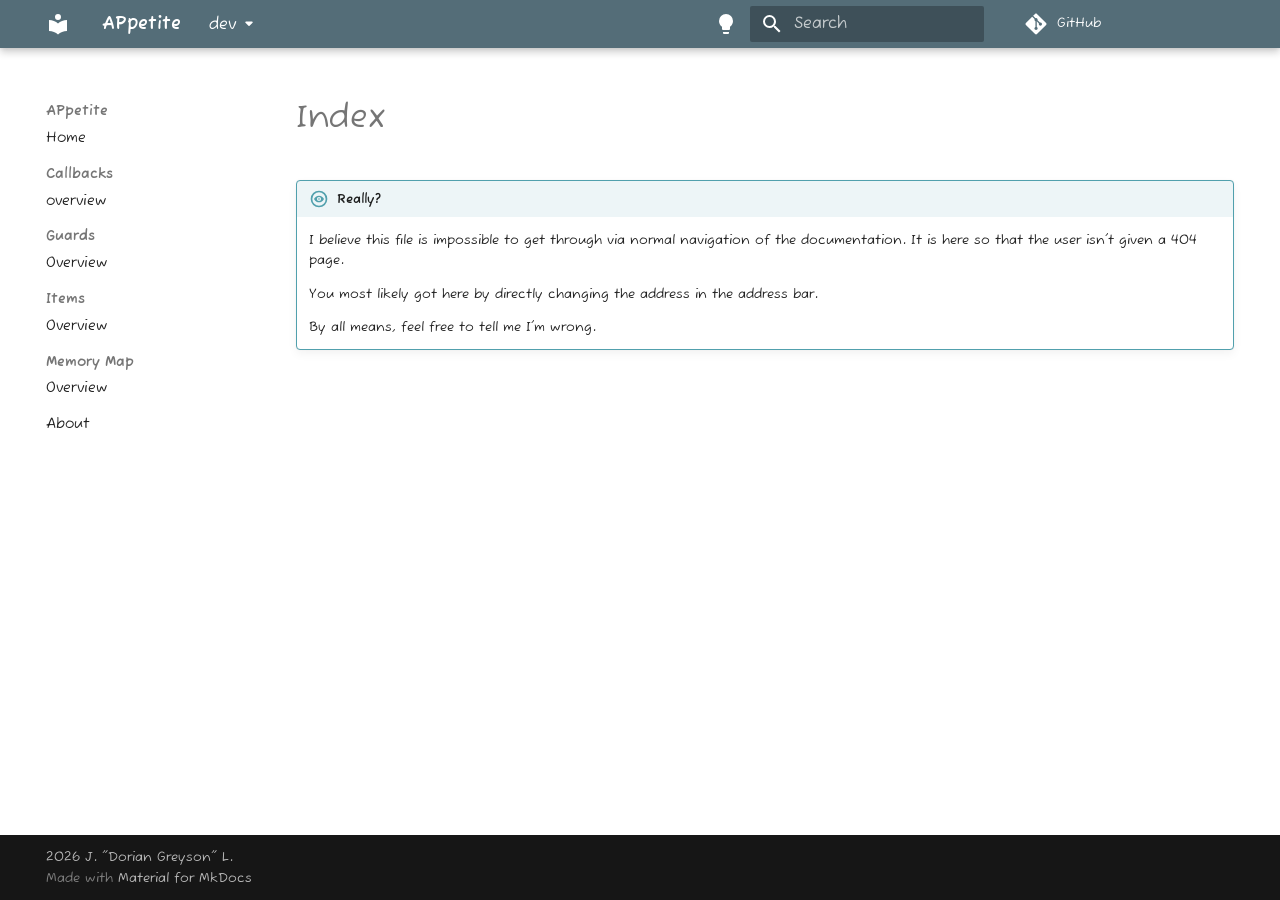
<file: dev/guards/index.html>
<!doctype html>
<html lang="en" class="no-js">
  <head>
    
      <meta charset="utf-8">
      <meta name="viewport" content="width=device-width,initial-scale=1">
      
        <meta name="description" content="Docs for APpetite">
      
      
        <meta name="author" content="J. "Dorian Greyson" L.">
      
      
      
      
      
        
      
      
      <link rel="icon" href="../assets/images/favicon.png">
      <meta name="generator" content="mkdocs-1.6.1, mkdocs-material-9.7.6">
    
    
      
        <title>Index - APpetite</title>
      
    
    
      <link rel="stylesheet" href="../assets/stylesheets/main.484c7ddc.min.css">
      
        
        <link rel="stylesheet" href="../assets/stylesheets/palette.ab4e12ef.min.css">
      
      


    
    
      
    
    
      
        
        
        
        <link rel="stylesheet" href="../assets/external/fonts.googleapis.com/css.9d12b39d.css">
        <style>:root{--md-text-font:"Fuzzy Bubbles";--md-code-font:"PT Mono"}</style>
      
    
    
      <link rel="stylesheet" href="../assets/_mkdocstrings.css">
    
      <link rel="stylesheet" href="../stylesheets/extra.css">
    
    <script>__md_scope=new URL("..",location),__md_hash=e=>[...e].reduce(((e,_)=>(e<<5)-e+_.charCodeAt(0)),0),__md_get=(e,_=localStorage,t=__md_scope)=>JSON.parse(_.getItem(t.pathname+"."+e)),__md_set=(e,_,t=localStorage,a=__md_scope)=>{try{t.setItem(a.pathname+"."+e,JSON.stringify(_))}catch(e){}}</script>
    
      

    
    
  </head>
  
  
    
    
      
    
    
    
    
    <body dir="ltr" data-md-color-scheme="default" data-md-color-primary="blue-grey" data-md-color-accent="deep-purple">
  
    
    <input class="md-toggle" data-md-toggle="drawer" type="checkbox" id="__drawer" autocomplete="off">
    <input class="md-toggle" data-md-toggle="search" type="checkbox" id="__search" autocomplete="off">
    <label class="md-overlay" for="__drawer"></label>
    <div data-md-component="skip">
      
    </div>
    <div data-md-component="announce">
      
    </div>
    
      <div data-md-color-scheme="default" data-md-component="outdated" hidden>
        
      </div>
    
    
      

  

<header class="md-header md-header--shadow" data-md-component="header">
  <nav class="md-header__inner md-grid" aria-label="Header">
    <a href=".." title="APpetite" class="md-header__button md-logo" aria-label="APpetite" data-md-component="logo">
      
  
  <svg xmlns="http://www.w3.org/2000/svg" viewBox="0 0 24 24"><path d="M12 8a3 3 0 0 0 3-3 3 3 0 0 0-3-3 3 3 0 0 0-3 3 3 3 0 0 0 3 3m0 3.54C9.64 9.35 6.5 8 3 8v11c3.5 0 6.64 1.35 9 3.54 2.36-2.19 5.5-3.54 9-3.54V8c-3.5 0-6.64 1.35-9 3.54"/></svg>

    </a>
    <label class="md-header__button md-icon" for="__drawer">
      
      <svg xmlns="http://www.w3.org/2000/svg" viewBox="0 0 24 24"><path d="M3 6h18v2H3zm0 5h18v2H3zm0 5h18v2H3z"/></svg>
    </label>
    <div class="md-header__title" data-md-component="header-title">
      <div class="md-header__ellipsis">
        <div class="md-header__topic">
          <span class="md-ellipsis">
            APpetite
          </span>
        </div>
        <div class="md-header__topic" data-md-component="header-topic">
          <span class="md-ellipsis">
            
              Index
            
          </span>
        </div>
      </div>
    </div>
    
      
        <form class="md-header__option" data-md-component="palette">
  
    
    
    
    <input class="md-option" data-md-color-media="(prefers-color-scheme: light)" data-md-color-scheme="default" data-md-color-primary="blue-grey" data-md-color-accent="deep-purple"  aria-label="turn off the lights"  type="radio" name="__palette" id="__palette_0">
    
      <label class="md-header__button md-icon" title="turn off the lights" for="__palette_1" hidden>
        <svg xmlns="http://www.w3.org/2000/svg" viewBox="0 0 24 24"><path d="M12 2a7 7 0 0 0-7 7c0 2.38 1.19 4.47 3 5.74V17a1 1 0 0 0 1 1h6a1 1 0 0 0 1-1v-2.26c1.81-1.27 3-3.36 3-5.74a7 7 0 0 0-7-7M9 21a1 1 0 0 0 1 1h4a1 1 0 0 0 1-1v-1H9z"/></svg>
      </label>
    
  
    
    
    
    <input class="md-option" data-md-color-media="(prefers-color-scheme: dark)" data-md-color-scheme="slate" data-md-color-primary="black" data-md-color-accent="blue"  aria-label="turn on the lights"  type="radio" name="__palette" id="__palette_1">
    
      <label class="md-header__button md-icon" title="turn on the lights" for="__palette_0" hidden>
        <svg xmlns="http://www.w3.org/2000/svg" viewBox="0 0 24 24"><path d="M12 2a7 7 0 0 1 7 7c0 2.38-1.19 4.47-3 5.74V17a1 1 0 0 1-1 1H9a1 1 0 0 1-1-1v-2.26C6.19 13.47 5 11.38 5 9a7 7 0 0 1 7-7M9 21v-1h6v1a1 1 0 0 1-1 1h-4a1 1 0 0 1-1-1m3-17a5 5 0 0 0-5 5c0 2.05 1.23 3.81 3 4.58V16h4v-2.42c1.77-.77 3-2.53 3-4.58a5 5 0 0 0-5-5"/></svg>
      </label>
    
  
</form>
      
    
    
      <script>var palette=__md_get("__palette");if(palette&&palette.color){if("(prefers-color-scheme)"===palette.color.media){var media=matchMedia("(prefers-color-scheme: light)"),input=document.querySelector(media.matches?"[data-md-color-media='(prefers-color-scheme: light)']":"[data-md-color-media='(prefers-color-scheme: dark)']");palette.color.media=input.getAttribute("data-md-color-media"),palette.color.scheme=input.getAttribute("data-md-color-scheme"),palette.color.primary=input.getAttribute("data-md-color-primary"),palette.color.accent=input.getAttribute("data-md-color-accent")}for(var[key,value]of Object.entries(palette.color))document.body.setAttribute("data-md-color-"+key,value)}</script>
    
    
    
      
      
        <label class="md-header__button md-icon" for="__search">
          
          <svg xmlns="http://www.w3.org/2000/svg" viewBox="0 0 24 24"><path d="M9.5 3A6.5 6.5 0 0 1 16 9.5c0 1.61-.59 3.09-1.56 4.23l.27.27h.79l5 5-1.5 1.5-5-5v-.79l-.27-.27A6.52 6.52 0 0 1 9.5 16 6.5 6.5 0 0 1 3 9.5 6.5 6.5 0 0 1 9.5 3m0 2C7 5 5 7 5 9.5S7 14 9.5 14 14 12 14 9.5 12 5 9.5 5"/></svg>
        </label>
        <div class="md-search" data-md-component="search" role="dialog">
  <label class="md-search__overlay" for="__search"></label>
  <div class="md-search__inner" role="search">
    <form class="md-search__form" name="search">
      <input type="text" class="md-search__input" name="query" aria-label="Search" placeholder="Search" autocapitalize="off" autocorrect="off" autocomplete="off" spellcheck="false" data-md-component="search-query" required>
      <label class="md-search__icon md-icon" for="__search">
        
        <svg xmlns="http://www.w3.org/2000/svg" viewBox="0 0 24 24"><path d="M9.5 3A6.5 6.5 0 0 1 16 9.5c0 1.61-.59 3.09-1.56 4.23l.27.27h.79l5 5-1.5 1.5-5-5v-.79l-.27-.27A6.52 6.52 0 0 1 9.5 16 6.5 6.5 0 0 1 3 9.5 6.5 6.5 0 0 1 9.5 3m0 2C7 5 5 7 5 9.5S7 14 9.5 14 14 12 14 9.5 12 5 9.5 5"/></svg>
        
        <svg xmlns="http://www.w3.org/2000/svg" viewBox="0 0 24 24"><path d="M20 11v2H8l5.5 5.5-1.42 1.42L4.16 12l7.92-7.92L13.5 5.5 8 11z"/></svg>
      </label>
      <nav class="md-search__options" aria-label="Search">
        
        <button type="reset" class="md-search__icon md-icon" title="Clear" aria-label="Clear" tabindex="-1">
          
          <svg xmlns="http://www.w3.org/2000/svg" viewBox="0 0 24 24"><path d="M19 6.41 17.59 5 12 10.59 6.41 5 5 6.41 10.59 12 5 17.59 6.41 19 12 13.41 17.59 19 19 17.59 13.41 12z"/></svg>
        </button>
      </nav>
      
    </form>
    <div class="md-search__output">
      <div class="md-search__scrollwrap" tabindex="0" data-md-scrollfix>
        <div class="md-search-result" data-md-component="search-result">
          <div class="md-search-result__meta">
            Initializing search
          </div>
          <ol class="md-search-result__list" role="presentation"></ol>
        </div>
      </div>
    </div>
  </div>
</div>
      
    
    
      <div class="md-header__source">
        <a href="https://github.com/greysondn/appetite" title="Go to repository" class="md-source" data-md-component="source">
  <div class="md-source__icon md-icon">
    
    <svg xmlns="http://www.w3.org/2000/svg" viewBox="0 0 448 512"><!--! Font Awesome Free 7.1.0 by @fontawesome - https://fontawesome.com License - https://fontawesome.com/license/free (Icons: CC BY 4.0, Fonts: SIL OFL 1.1, Code: MIT License) Copyright 2025 Fonticons, Inc.--><path d="M439.6 236.1 244 40.5c-5.4-5.5-12.8-8.5-20.4-8.5s-15 3-20.4 8.4L162.5 81l51.5 51.5c27.1-9.1 52.7 16.8 43.4 43.7l49.7 49.7c34.2-11.8 61.2 31 35.5 56.7-26.5 26.5-70.2-2.9-56-37.3L240.3 199v121.9c25.3 12.5 22.3 41.8 9.1 55-6.4 6.4-15.2 10.1-24.3 10.1s-17.8-3.6-24.3-10.1c-17.6-17.6-11.1-46.9 11.2-56v-123c-20.8-8.5-24.6-30.7-18.6-45L142.6 101 8.5 235.1C3 240.6 0 247.9 0 255.5s3 15 8.5 20.4l195.6 195.7c5.4 5.4 12.7 8.4 20.4 8.4s15-3 20.4-8.4l194.7-194.7c5.4-5.4 8.4-12.8 8.4-20.4s-3-15-8.4-20.4"/></svg>
  </div>
  <div class="md-source__repository">
    GitHub
  </div>
</a>
      </div>
    
  </nav>
  
</header>
    
    <div class="md-container" data-md-component="container">
      
      
        
          
        
      
      <main class="md-main" data-md-component="main">
        <div class="md-main__inner md-grid">
          
            
              
              <div class="md-sidebar md-sidebar--primary" data-md-component="sidebar" data-md-type="navigation" >
                <div class="md-sidebar__scrollwrap">
                  <div class="md-sidebar__inner">
                    



  

<nav class="md-nav md-nav--primary md-nav--integrated" aria-label="Navigation" data-md-level="0">
  <label class="md-nav__title" for="__drawer">
    <a href=".." title="APpetite" class="md-nav__button md-logo" aria-label="APpetite" data-md-component="logo">
      
  
  <svg xmlns="http://www.w3.org/2000/svg" viewBox="0 0 24 24"><path d="M12 8a3 3 0 0 0 3-3 3 3 0 0 0-3-3 3 3 0 0 0-3 3 3 3 0 0 0 3 3m0 3.54C9.64 9.35 6.5 8 3 8v11c3.5 0 6.64 1.35 9 3.54 2.36-2.19 5.5-3.54 9-3.54V8c-3.5 0-6.64 1.35-9 3.54"/></svg>

    </a>
    APpetite
  </label>
  
    <div class="md-nav__source">
      <a href="https://github.com/greysondn/appetite" title="Go to repository" class="md-source" data-md-component="source">
  <div class="md-source__icon md-icon">
    
    <svg xmlns="http://www.w3.org/2000/svg" viewBox="0 0 448 512"><!--! Font Awesome Free 7.1.0 by @fontawesome - https://fontawesome.com License - https://fontawesome.com/license/free (Icons: CC BY 4.0, Fonts: SIL OFL 1.1, Code: MIT License) Copyright 2025 Fonticons, Inc.--><path d="M439.6 236.1 244 40.5c-5.4-5.5-12.8-8.5-20.4-8.5s-15 3-20.4 8.4L162.5 81l51.5 51.5c27.1-9.1 52.7 16.8 43.4 43.7l49.7 49.7c34.2-11.8 61.2 31 35.5 56.7-26.5 26.5-70.2-2.9-56-37.3L240.3 199v121.9c25.3 12.5 22.3 41.8 9.1 55-6.4 6.4-15.2 10.1-24.3 10.1s-17.8-3.6-24.3-10.1c-17.6-17.6-11.1-46.9 11.2-56v-123c-20.8-8.5-24.6-30.7-18.6-45L142.6 101 8.5 235.1C3 240.6 0 247.9 0 255.5s3 15 8.5 20.4l195.6 195.7c5.4 5.4 12.7 8.4 20.4 8.4s15-3 20.4-8.4l194.7-194.7c5.4-5.4 8.4-12.8 8.4-20.4s-3-15-8.4-20.4"/></svg>
  </div>
  <div class="md-source__repository">
    GitHub
  </div>
</a>
    </div>
  
  <ul class="md-nav__list" data-md-scrollfix>
    
      
      
  
  
  
  
    <li class="md-nav__item">
      <a href=".." class="md-nav__link">
        
  
  
  <span class="md-ellipsis">
    
  
    Home
  

    
  </span>
  
  

      </a>
    </li>
  

    
      
      
  
  
  
  
    
    
    
    
      
        
        
      
    
    
    <li class="md-nav__item md-nav__item--section md-nav__item--nested">
      
        
        
        <input class="md-nav__toggle md-toggle " type="checkbox" id="__nav_2" >
        
          
          <label class="md-nav__link" for="__nav_2" id="__nav_2_label" tabindex="">
            
  
  
  <span class="md-ellipsis">
    
  
    Callbacks
  

    
  </span>
  
  

            <span class="md-nav__icon md-icon"></span>
          </label>
        
        <nav class="md-nav" data-md-level="1" aria-labelledby="__nav_2_label" aria-expanded="false">
          <label class="md-nav__title" for="__nav_2">
            <span class="md-nav__icon md-icon"></span>
            
  
    Callbacks
  

          </label>
          <ul class="md-nav__list" data-md-scrollfix>
            
              
                
  
  
  
  
    <li class="md-nav__item">
      <a href="../callbacks/overview/" class="md-nav__link">
        
  
  
  <span class="md-ellipsis">
    
  
    overview
  

    
  </span>
  
  

      </a>
    </li>
  

              
            
          </ul>
        </nav>
      
    </li>
  

    
      
      
  
  
  
  
    
    
    
    
      
        
        
      
    
    
    <li class="md-nav__item md-nav__item--section md-nav__item--nested">
      
        
        
        <input class="md-nav__toggle md-toggle " type="checkbox" id="__nav_3" >
        
          
          <label class="md-nav__link" for="__nav_3" id="__nav_3_label" tabindex="">
            
  
  
  <span class="md-ellipsis">
    
  
    Guards
  

    
  </span>
  
  

            <span class="md-nav__icon md-icon"></span>
          </label>
        
        <nav class="md-nav" data-md-level="1" aria-labelledby="__nav_3_label" aria-expanded="false">
          <label class="md-nav__title" for="__nav_3">
            <span class="md-nav__icon md-icon"></span>
            
  
    Guards
  

          </label>
          <ul class="md-nav__list" data-md-scrollfix>
            
              
                
  
  
  
  
    <li class="md-nav__item">
      <a href="overview/" class="md-nav__link">
        
  
  
  <span class="md-ellipsis">
    
  
    Overview
  

    
  </span>
  
  

      </a>
    </li>
  

              
            
          </ul>
        </nav>
      
    </li>
  

    
      
      
  
  
  
  
    
    
    
    
      
        
        
      
    
    
    <li class="md-nav__item md-nav__item--section md-nav__item--nested">
      
        
        
        <input class="md-nav__toggle md-toggle " type="checkbox" id="__nav_4" >
        
          
          <label class="md-nav__link" for="__nav_4" id="__nav_4_label" tabindex="">
            
  
  
  <span class="md-ellipsis">
    
  
    Items
  

    
  </span>
  
  

            <span class="md-nav__icon md-icon"></span>
          </label>
        
        <nav class="md-nav" data-md-level="1" aria-labelledby="__nav_4_label" aria-expanded="false">
          <label class="md-nav__title" for="__nav_4">
            <span class="md-nav__icon md-icon"></span>
            
  
    Items
  

          </label>
          <ul class="md-nav__list" data-md-scrollfix>
            
              
                
  
  
  
  
    <li class="md-nav__item">
      <a href="../items/overview/" class="md-nav__link">
        
  
  
  <span class="md-ellipsis">
    
  
    Overview
  

    
  </span>
  
  

      </a>
    </li>
  

              
            
          </ul>
        </nav>
      
    </li>
  

    
      
      
  
  
  
  
    
    
    
    
      
        
        
      
    
    
    <li class="md-nav__item md-nav__item--section md-nav__item--nested">
      
        
        
        <input class="md-nav__toggle md-toggle " type="checkbox" id="__nav_5" >
        
          
          <label class="md-nav__link" for="__nav_5" id="__nav_5_label" tabindex="">
            
  
  
  <span class="md-ellipsis">
    
  
    Memory Map
  

    
  </span>
  
  

            <span class="md-nav__icon md-icon"></span>
          </label>
        
        <nav class="md-nav" data-md-level="1" aria-labelledby="__nav_5_label" aria-expanded="false">
          <label class="md-nav__title" for="__nav_5">
            <span class="md-nav__icon md-icon"></span>
            
  
    Memory Map
  

          </label>
          <ul class="md-nav__list" data-md-scrollfix>
            
              
                
  
  
  
  
    <li class="md-nav__item">
      <a href="../memory_map/overview/" class="md-nav__link">
        
  
  
  <span class="md-ellipsis">
    
  
    Overview
  

    
  </span>
  
  

      </a>
    </li>
  

              
            
          </ul>
        </nav>
      
    </li>
  

    
      
      
  
  
  
  
    <li class="md-nav__item">
      <a href="../about/" class="md-nav__link">
        
  
  
  <span class="md-ellipsis">
    
  
    About
  

    
  </span>
  
  

      </a>
    </li>
  

    
  </ul>
</nav>
                  </div>
                </div>
              </div>
            
            
          
          
            <div class="md-content" data-md-component="content">
              
                



  


              
              <article class="md-content__inner md-typeset">
                
                  


  
  


  <h1>Index</h1>

<div class="admonition greysondn">
<p class="admonition-title">Really?</p>
<p>I believe this file is impossible to get through via normal navigation of the documentation. It is here so that the user isn't given a 404 page.</p>
<p>You most likely got here by directly changing the address in the address bar.</p>
<p>By all means, feel free to tell me I'm wrong.</p>
</div>












                
              </article>
            </div>
          
          
<script>var target=document.getElementById(location.hash.slice(1));target&&target.name&&(target.checked=target.name.startsWith("__tabbed_"))</script>
        </div>
        
      </main>
      
        <footer class="md-footer">
  
  <div class="md-footer-meta md-typeset">
    <div class="md-footer-meta__inner md-grid">
      <div class="md-copyright">
  
    <div class="md-copyright__highlight">
      2026 J. "Dorian Greyson" L.
    </div>
  
  
    Made with
    <a href="https://squidfunk.github.io/mkdocs-material/" target="_blank" rel="noopener">
      Material for MkDocs
    </a>
  
</div>
      
    </div>
  </div>
</footer>
      
    </div>
    <div class="md-dialog" data-md-component="dialog">
      <div class="md-dialog__inner md-typeset"></div>
    </div>
    
      <div class="md-progress" data-md-component="progress" role="progressbar"></div>
    
    
    
      
      
      <script id="__config" type="application/json">{"annotate": null, "base": "..", "features": ["content.code.annotate", "content.code.copy", "navigation.instant", "navigation.instant.progress", "navigation.path", "navigation.sections", "toc.follow", "toc.integrate"], "search": "../assets/javascripts/workers/search.2c215733.min.js", "tags": null, "translations": {"clipboard.copied": "Copied to clipboard", "clipboard.copy": "Copy to clipboard", "search.result.more.one": "1 more on this page", "search.result.more.other": "# more on this page", "search.result.none": "No matching documents", "search.result.one": "1 matching document", "search.result.other": "# matching documents", "search.result.placeholder": "Type to start searching", "search.result.term.missing": "Missing", "select.version": "Select version"}, "version": {"provider": "mike"}}</script>
    
    
      <script src="../assets/javascripts/bundle.79ae519e.min.js"></script>
      
        <script src="../assets/external/unpkg.com/mermaid@11/dist/mermaid.min.js"></script>
      
    
  </body>
</html>
</file>
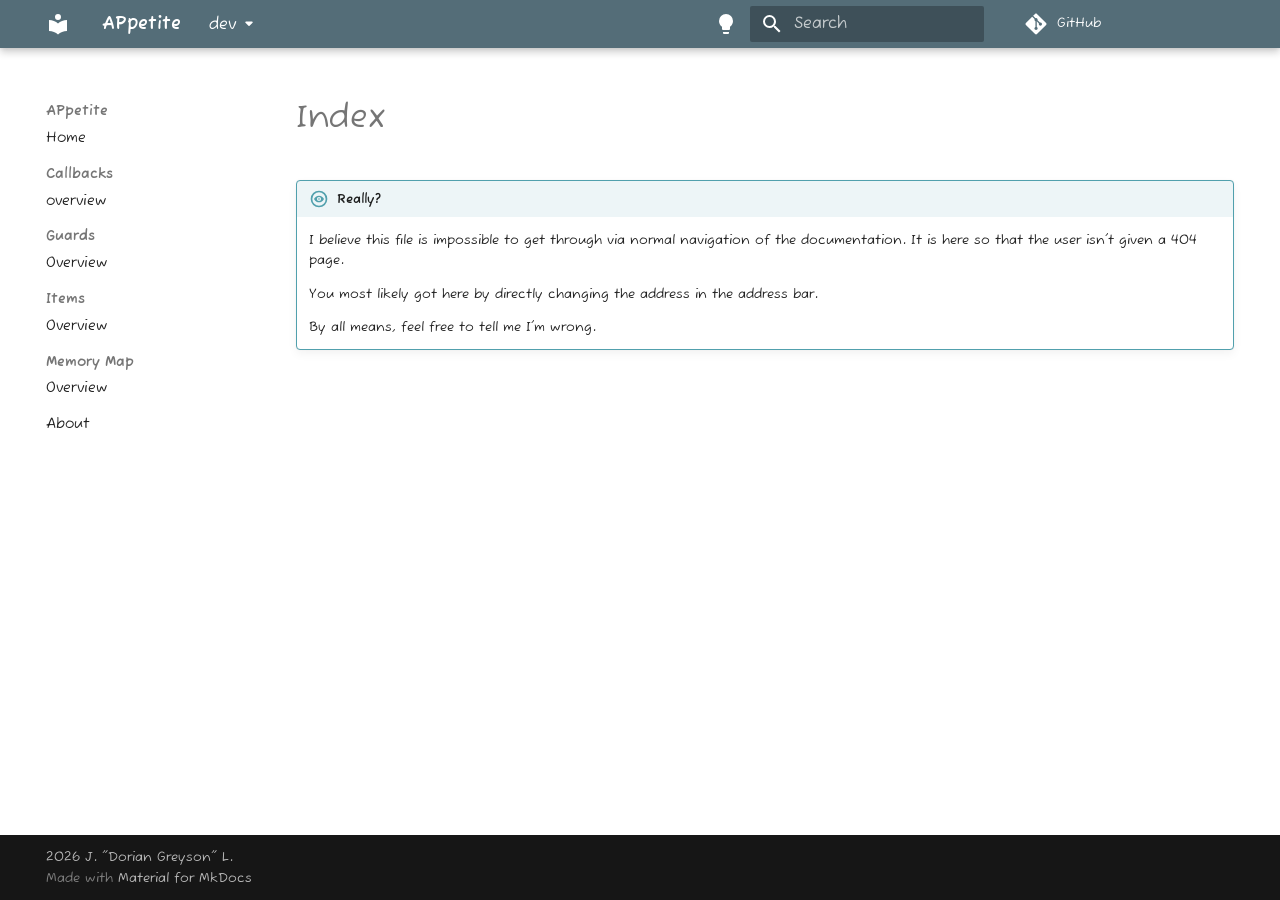
<file: dev/items/index.html>
<!doctype html>
<html lang="en" class="no-js">
  <head>
    
      <meta charset="utf-8">
      <meta name="viewport" content="width=device-width,initial-scale=1">
      
        <meta name="description" content="Docs for APpetite">
      
      
        <meta name="author" content="J. "Dorian Greyson" L.">
      
      
      
      
      
        
      
      
      <link rel="icon" href="../assets/images/favicon.png">
      <meta name="generator" content="mkdocs-1.6.1, mkdocs-material-9.7.6">
    
    
      
        <title>Index - APpetite</title>
      
    
    
      <link rel="stylesheet" href="../assets/stylesheets/main.484c7ddc.min.css">
      
        
        <link rel="stylesheet" href="../assets/stylesheets/palette.ab4e12ef.min.css">
      
      


    
    
      
    
    
      
        
        
        
        <link rel="stylesheet" href="../assets/external/fonts.googleapis.com/css.9d12b39d.css">
        <style>:root{--md-text-font:"Fuzzy Bubbles";--md-code-font:"PT Mono"}</style>
      
    
    
      <link rel="stylesheet" href="../assets/_mkdocstrings.css">
    
      <link rel="stylesheet" href="../stylesheets/extra.css">
    
    <script>__md_scope=new URL("..",location),__md_hash=e=>[...e].reduce(((e,_)=>(e<<5)-e+_.charCodeAt(0)),0),__md_get=(e,_=localStorage,t=__md_scope)=>JSON.parse(_.getItem(t.pathname+"."+e)),__md_set=(e,_,t=localStorage,a=__md_scope)=>{try{t.setItem(a.pathname+"."+e,JSON.stringify(_))}catch(e){}}</script>
    
      

    
    
  </head>
  
  
    
    
      
    
    
    
    
    <body dir="ltr" data-md-color-scheme="default" data-md-color-primary="blue-grey" data-md-color-accent="deep-purple">
  
    
    <input class="md-toggle" data-md-toggle="drawer" type="checkbox" id="__drawer" autocomplete="off">
    <input class="md-toggle" data-md-toggle="search" type="checkbox" id="__search" autocomplete="off">
    <label class="md-overlay" for="__drawer"></label>
    <div data-md-component="skip">
      
    </div>
    <div data-md-component="announce">
      
    </div>
    
      <div data-md-color-scheme="default" data-md-component="outdated" hidden>
        
      </div>
    
    
      

  

<header class="md-header md-header--shadow" data-md-component="header">
  <nav class="md-header__inner md-grid" aria-label="Header">
    <a href=".." title="APpetite" class="md-header__button md-logo" aria-label="APpetite" data-md-component="logo">
      
  
  <svg xmlns="http://www.w3.org/2000/svg" viewBox="0 0 24 24"><path d="M12 8a3 3 0 0 0 3-3 3 3 0 0 0-3-3 3 3 0 0 0-3 3 3 3 0 0 0 3 3m0 3.54C9.64 9.35 6.5 8 3 8v11c3.5 0 6.64 1.35 9 3.54 2.36-2.19 5.5-3.54 9-3.54V8c-3.5 0-6.64 1.35-9 3.54"/></svg>

    </a>
    <label class="md-header__button md-icon" for="__drawer">
      
      <svg xmlns="http://www.w3.org/2000/svg" viewBox="0 0 24 24"><path d="M3 6h18v2H3zm0 5h18v2H3zm0 5h18v2H3z"/></svg>
    </label>
    <div class="md-header__title" data-md-component="header-title">
      <div class="md-header__ellipsis">
        <div class="md-header__topic">
          <span class="md-ellipsis">
            APpetite
          </span>
        </div>
        <div class="md-header__topic" data-md-component="header-topic">
          <span class="md-ellipsis">
            
              Index
            
          </span>
        </div>
      </div>
    </div>
    
      
        <form class="md-header__option" data-md-component="palette">
  
    
    
    
    <input class="md-option" data-md-color-media="(prefers-color-scheme: light)" data-md-color-scheme="default" data-md-color-primary="blue-grey" data-md-color-accent="deep-purple"  aria-label="turn off the lights"  type="radio" name="__palette" id="__palette_0">
    
      <label class="md-header__button md-icon" title="turn off the lights" for="__palette_1" hidden>
        <svg xmlns="http://www.w3.org/2000/svg" viewBox="0 0 24 24"><path d="M12 2a7 7 0 0 0-7 7c0 2.38 1.19 4.47 3 5.74V17a1 1 0 0 0 1 1h6a1 1 0 0 0 1-1v-2.26c1.81-1.27 3-3.36 3-5.74a7 7 0 0 0-7-7M9 21a1 1 0 0 0 1 1h4a1 1 0 0 0 1-1v-1H9z"/></svg>
      </label>
    
  
    
    
    
    <input class="md-option" data-md-color-media="(prefers-color-scheme: dark)" data-md-color-scheme="slate" data-md-color-primary="black" data-md-color-accent="blue"  aria-label="turn on the lights"  type="radio" name="__palette" id="__palette_1">
    
      <label class="md-header__button md-icon" title="turn on the lights" for="__palette_0" hidden>
        <svg xmlns="http://www.w3.org/2000/svg" viewBox="0 0 24 24"><path d="M12 2a7 7 0 0 1 7 7c0 2.38-1.19 4.47-3 5.74V17a1 1 0 0 1-1 1H9a1 1 0 0 1-1-1v-2.26C6.19 13.47 5 11.38 5 9a7 7 0 0 1 7-7M9 21v-1h6v1a1 1 0 0 1-1 1h-4a1 1 0 0 1-1-1m3-17a5 5 0 0 0-5 5c0 2.05 1.23 3.81 3 4.58V16h4v-2.42c1.77-.77 3-2.53 3-4.58a5 5 0 0 0-5-5"/></svg>
      </label>
    
  
</form>
      
    
    
      <script>var palette=__md_get("__palette");if(palette&&palette.color){if("(prefers-color-scheme)"===palette.color.media){var media=matchMedia("(prefers-color-scheme: light)"),input=document.querySelector(media.matches?"[data-md-color-media='(prefers-color-scheme: light)']":"[data-md-color-media='(prefers-color-scheme: dark)']");palette.color.media=input.getAttribute("data-md-color-media"),palette.color.scheme=input.getAttribute("data-md-color-scheme"),palette.color.primary=input.getAttribute("data-md-color-primary"),palette.color.accent=input.getAttribute("data-md-color-accent")}for(var[key,value]of Object.entries(palette.color))document.body.setAttribute("data-md-color-"+key,value)}</script>
    
    
    
      
      
        <label class="md-header__button md-icon" for="__search">
          
          <svg xmlns="http://www.w3.org/2000/svg" viewBox="0 0 24 24"><path d="M9.5 3A6.5 6.5 0 0 1 16 9.5c0 1.61-.59 3.09-1.56 4.23l.27.27h.79l5 5-1.5 1.5-5-5v-.79l-.27-.27A6.52 6.52 0 0 1 9.5 16 6.5 6.5 0 0 1 3 9.5 6.5 6.5 0 0 1 9.5 3m0 2C7 5 5 7 5 9.5S7 14 9.5 14 14 12 14 9.5 12 5 9.5 5"/></svg>
        </label>
        <div class="md-search" data-md-component="search" role="dialog">
  <label class="md-search__overlay" for="__search"></label>
  <div class="md-search__inner" role="search">
    <form class="md-search__form" name="search">
      <input type="text" class="md-search__input" name="query" aria-label="Search" placeholder="Search" autocapitalize="off" autocorrect="off" autocomplete="off" spellcheck="false" data-md-component="search-query" required>
      <label class="md-search__icon md-icon" for="__search">
        
        <svg xmlns="http://www.w3.org/2000/svg" viewBox="0 0 24 24"><path d="M9.5 3A6.5 6.5 0 0 1 16 9.5c0 1.61-.59 3.09-1.56 4.23l.27.27h.79l5 5-1.5 1.5-5-5v-.79l-.27-.27A6.52 6.52 0 0 1 9.5 16 6.5 6.5 0 0 1 3 9.5 6.5 6.5 0 0 1 9.5 3m0 2C7 5 5 7 5 9.5S7 14 9.5 14 14 12 14 9.5 12 5 9.5 5"/></svg>
        
        <svg xmlns="http://www.w3.org/2000/svg" viewBox="0 0 24 24"><path d="M20 11v2H8l5.5 5.5-1.42 1.42L4.16 12l7.92-7.92L13.5 5.5 8 11z"/></svg>
      </label>
      <nav class="md-search__options" aria-label="Search">
        
        <button type="reset" class="md-search__icon md-icon" title="Clear" aria-label="Clear" tabindex="-1">
          
          <svg xmlns="http://www.w3.org/2000/svg" viewBox="0 0 24 24"><path d="M19 6.41 17.59 5 12 10.59 6.41 5 5 6.41 10.59 12 5 17.59 6.41 19 12 13.41 17.59 19 19 17.59 13.41 12z"/></svg>
        </button>
      </nav>
      
    </form>
    <div class="md-search__output">
      <div class="md-search__scrollwrap" tabindex="0" data-md-scrollfix>
        <div class="md-search-result" data-md-component="search-result">
          <div class="md-search-result__meta">
            Initializing search
          </div>
          <ol class="md-search-result__list" role="presentation"></ol>
        </div>
      </div>
    </div>
  </div>
</div>
      
    
    
      <div class="md-header__source">
        <a href="https://github.com/greysondn/appetite" title="Go to repository" class="md-source" data-md-component="source">
  <div class="md-source__icon md-icon">
    
    <svg xmlns="http://www.w3.org/2000/svg" viewBox="0 0 448 512"><!--! Font Awesome Free 7.1.0 by @fontawesome - https://fontawesome.com License - https://fontawesome.com/license/free (Icons: CC BY 4.0, Fonts: SIL OFL 1.1, Code: MIT License) Copyright 2025 Fonticons, Inc.--><path d="M439.6 236.1 244 40.5c-5.4-5.5-12.8-8.5-20.4-8.5s-15 3-20.4 8.4L162.5 81l51.5 51.5c27.1-9.1 52.7 16.8 43.4 43.7l49.7 49.7c34.2-11.8 61.2 31 35.5 56.7-26.5 26.5-70.2-2.9-56-37.3L240.3 199v121.9c25.3 12.5 22.3 41.8 9.1 55-6.4 6.4-15.2 10.1-24.3 10.1s-17.8-3.6-24.3-10.1c-17.6-17.6-11.1-46.9 11.2-56v-123c-20.8-8.5-24.6-30.7-18.6-45L142.6 101 8.5 235.1C3 240.6 0 247.9 0 255.5s3 15 8.5 20.4l195.6 195.7c5.4 5.4 12.7 8.4 20.4 8.4s15-3 20.4-8.4l194.7-194.7c5.4-5.4 8.4-12.8 8.4-20.4s-3-15-8.4-20.4"/></svg>
  </div>
  <div class="md-source__repository">
    GitHub
  </div>
</a>
      </div>
    
  </nav>
  
</header>
    
    <div class="md-container" data-md-component="container">
      
      
        
          
        
      
      <main class="md-main" data-md-component="main">
        <div class="md-main__inner md-grid">
          
            
              
              <div class="md-sidebar md-sidebar--primary" data-md-component="sidebar" data-md-type="navigation" >
                <div class="md-sidebar__scrollwrap">
                  <div class="md-sidebar__inner">
                    



  

<nav class="md-nav md-nav--primary md-nav--integrated" aria-label="Navigation" data-md-level="0">
  <label class="md-nav__title" for="__drawer">
    <a href=".." title="APpetite" class="md-nav__button md-logo" aria-label="APpetite" data-md-component="logo">
      
  
  <svg xmlns="http://www.w3.org/2000/svg" viewBox="0 0 24 24"><path d="M12 8a3 3 0 0 0 3-3 3 3 0 0 0-3-3 3 3 0 0 0-3 3 3 3 0 0 0 3 3m0 3.54C9.64 9.35 6.5 8 3 8v11c3.5 0 6.64 1.35 9 3.54 2.36-2.19 5.5-3.54 9-3.54V8c-3.5 0-6.64 1.35-9 3.54"/></svg>

    </a>
    APpetite
  </label>
  
    <div class="md-nav__source">
      <a href="https://github.com/greysondn/appetite" title="Go to repository" class="md-source" data-md-component="source">
  <div class="md-source__icon md-icon">
    
    <svg xmlns="http://www.w3.org/2000/svg" viewBox="0 0 448 512"><!--! Font Awesome Free 7.1.0 by @fontawesome - https://fontawesome.com License - https://fontawesome.com/license/free (Icons: CC BY 4.0, Fonts: SIL OFL 1.1, Code: MIT License) Copyright 2025 Fonticons, Inc.--><path d="M439.6 236.1 244 40.5c-5.4-5.5-12.8-8.5-20.4-8.5s-15 3-20.4 8.4L162.5 81l51.5 51.5c27.1-9.1 52.7 16.8 43.4 43.7l49.7 49.7c34.2-11.8 61.2 31 35.5 56.7-26.5 26.5-70.2-2.9-56-37.3L240.3 199v121.9c25.3 12.5 22.3 41.8 9.1 55-6.4 6.4-15.2 10.1-24.3 10.1s-17.8-3.6-24.3-10.1c-17.6-17.6-11.1-46.9 11.2-56v-123c-20.8-8.5-24.6-30.7-18.6-45L142.6 101 8.5 235.1C3 240.6 0 247.9 0 255.5s3 15 8.5 20.4l195.6 195.7c5.4 5.4 12.7 8.4 20.4 8.4s15-3 20.4-8.4l194.7-194.7c5.4-5.4 8.4-12.8 8.4-20.4s-3-15-8.4-20.4"/></svg>
  </div>
  <div class="md-source__repository">
    GitHub
  </div>
</a>
    </div>
  
  <ul class="md-nav__list" data-md-scrollfix>
    
      
      
  
  
  
  
    <li class="md-nav__item">
      <a href=".." class="md-nav__link">
        
  
  
  <span class="md-ellipsis">
    
  
    Home
  

    
  </span>
  
  

      </a>
    </li>
  

    
      
      
  
  
  
  
    
    
    
    
      
        
        
      
    
    
    <li class="md-nav__item md-nav__item--section md-nav__item--nested">
      
        
        
        <input class="md-nav__toggle md-toggle " type="checkbox" id="__nav_2" >
        
          
          <label class="md-nav__link" for="__nav_2" id="__nav_2_label" tabindex="">
            
  
  
  <span class="md-ellipsis">
    
  
    Callbacks
  

    
  </span>
  
  

            <span class="md-nav__icon md-icon"></span>
          </label>
        
        <nav class="md-nav" data-md-level="1" aria-labelledby="__nav_2_label" aria-expanded="false">
          <label class="md-nav__title" for="__nav_2">
            <span class="md-nav__icon md-icon"></span>
            
  
    Callbacks
  

          </label>
          <ul class="md-nav__list" data-md-scrollfix>
            
              
                
  
  
  
  
    <li class="md-nav__item">
      <a href="../callbacks/overview/" class="md-nav__link">
        
  
  
  <span class="md-ellipsis">
    
  
    overview
  

    
  </span>
  
  

      </a>
    </li>
  

              
            
          </ul>
        </nav>
      
    </li>
  

    
      
      
  
  
  
  
    
    
    
    
      
        
        
      
    
    
    <li class="md-nav__item md-nav__item--section md-nav__item--nested">
      
        
        
        <input class="md-nav__toggle md-toggle " type="checkbox" id="__nav_3" >
        
          
          <label class="md-nav__link" for="__nav_3" id="__nav_3_label" tabindex="">
            
  
  
  <span class="md-ellipsis">
    
  
    Guards
  

    
  </span>
  
  

            <span class="md-nav__icon md-icon"></span>
          </label>
        
        <nav class="md-nav" data-md-level="1" aria-labelledby="__nav_3_label" aria-expanded="false">
          <label class="md-nav__title" for="__nav_3">
            <span class="md-nav__icon md-icon"></span>
            
  
    Guards
  

          </label>
          <ul class="md-nav__list" data-md-scrollfix>
            
              
                
  
  
  
  
    <li class="md-nav__item">
      <a href="../guards/overview/" class="md-nav__link">
        
  
  
  <span class="md-ellipsis">
    
  
    Overview
  

    
  </span>
  
  

      </a>
    </li>
  

              
            
          </ul>
        </nav>
      
    </li>
  

    
      
      
  
  
  
  
    
    
    
    
      
        
        
      
    
    
    <li class="md-nav__item md-nav__item--section md-nav__item--nested">
      
        
        
        <input class="md-nav__toggle md-toggle " type="checkbox" id="__nav_4" >
        
          
          <label class="md-nav__link" for="__nav_4" id="__nav_4_label" tabindex="">
            
  
  
  <span class="md-ellipsis">
    
  
    Items
  

    
  </span>
  
  

            <span class="md-nav__icon md-icon"></span>
          </label>
        
        <nav class="md-nav" data-md-level="1" aria-labelledby="__nav_4_label" aria-expanded="false">
          <label class="md-nav__title" for="__nav_4">
            <span class="md-nav__icon md-icon"></span>
            
  
    Items
  

          </label>
          <ul class="md-nav__list" data-md-scrollfix>
            
              
                
  
  
  
  
    <li class="md-nav__item">
      <a href="overview/" class="md-nav__link">
        
  
  
  <span class="md-ellipsis">
    
  
    Overview
  

    
  </span>
  
  

      </a>
    </li>
  

              
            
          </ul>
        </nav>
      
    </li>
  

    
      
      
  
  
  
  
    
    
    
    
      
        
        
      
    
    
    <li class="md-nav__item md-nav__item--section md-nav__item--nested">
      
        
        
        <input class="md-nav__toggle md-toggle " type="checkbox" id="__nav_5" >
        
          
          <label class="md-nav__link" for="__nav_5" id="__nav_5_label" tabindex="">
            
  
  
  <span class="md-ellipsis">
    
  
    Memory Map
  

    
  </span>
  
  

            <span class="md-nav__icon md-icon"></span>
          </label>
        
        <nav class="md-nav" data-md-level="1" aria-labelledby="__nav_5_label" aria-expanded="false">
          <label class="md-nav__title" for="__nav_5">
            <span class="md-nav__icon md-icon"></span>
            
  
    Memory Map
  

          </label>
          <ul class="md-nav__list" data-md-scrollfix>
            
              
                
  
  
  
  
    <li class="md-nav__item">
      <a href="../memory_map/overview/" class="md-nav__link">
        
  
  
  <span class="md-ellipsis">
    
  
    Overview
  

    
  </span>
  
  

      </a>
    </li>
  

              
            
          </ul>
        </nav>
      
    </li>
  

    
      
      
  
  
  
  
    <li class="md-nav__item">
      <a href="../about/" class="md-nav__link">
        
  
  
  <span class="md-ellipsis">
    
  
    About
  

    
  </span>
  
  

      </a>
    </li>
  

    
  </ul>
</nav>
                  </div>
                </div>
              </div>
            
            
          
          
            <div class="md-content" data-md-component="content">
              
                



  


              
              <article class="md-content__inner md-typeset">
                
                  


  
  


  <h1>Index</h1>

<div class="admonition greysondn">
<p class="admonition-title">Really?</p>
<p>I believe this file is impossible to get through via normal navigation of the documentation. It is here so that the user isn't given a 404 page.</p>
<p>You most likely got here by directly changing the address in the address bar.</p>
<p>By all means, feel free to tell me I'm wrong.</p>
</div>












                
              </article>
            </div>
          
          
<script>var target=document.getElementById(location.hash.slice(1));target&&target.name&&(target.checked=target.name.startsWith("__tabbed_"))</script>
        </div>
        
      </main>
      
        <footer class="md-footer">
  
  <div class="md-footer-meta md-typeset">
    <div class="md-footer-meta__inner md-grid">
      <div class="md-copyright">
  
    <div class="md-copyright__highlight">
      2026 J. "Dorian Greyson" L.
    </div>
  
  
    Made with
    <a href="https://squidfunk.github.io/mkdocs-material/" target="_blank" rel="noopener">
      Material for MkDocs
    </a>
  
</div>
      
    </div>
  </div>
</footer>
      
    </div>
    <div class="md-dialog" data-md-component="dialog">
      <div class="md-dialog__inner md-typeset"></div>
    </div>
    
      <div class="md-progress" data-md-component="progress" role="progressbar"></div>
    
    
    
      
      
      <script id="__config" type="application/json">{"annotate": null, "base": "..", "features": ["content.code.annotate", "content.code.copy", "navigation.instant", "navigation.instant.progress", "navigation.path", "navigation.sections", "toc.follow", "toc.integrate"], "search": "../assets/javascripts/workers/search.2c215733.min.js", "tags": null, "translations": {"clipboard.copied": "Copied to clipboard", "clipboard.copy": "Copy to clipboard", "search.result.more.one": "1 more on this page", "search.result.more.other": "# more on this page", "search.result.none": "No matching documents", "search.result.one": "1 matching document", "search.result.other": "# matching documents", "search.result.placeholder": "Type to start searching", "search.result.term.missing": "Missing", "select.version": "Select version"}, "version": {"provider": "mike"}}</script>
    
    
      <script src="../assets/javascripts/bundle.79ae519e.min.js"></script>
      
        <script src="../assets/external/unpkg.com/mermaid@11/dist/mermaid.min.js"></script>
      
    
  </body>
</html>
</file>
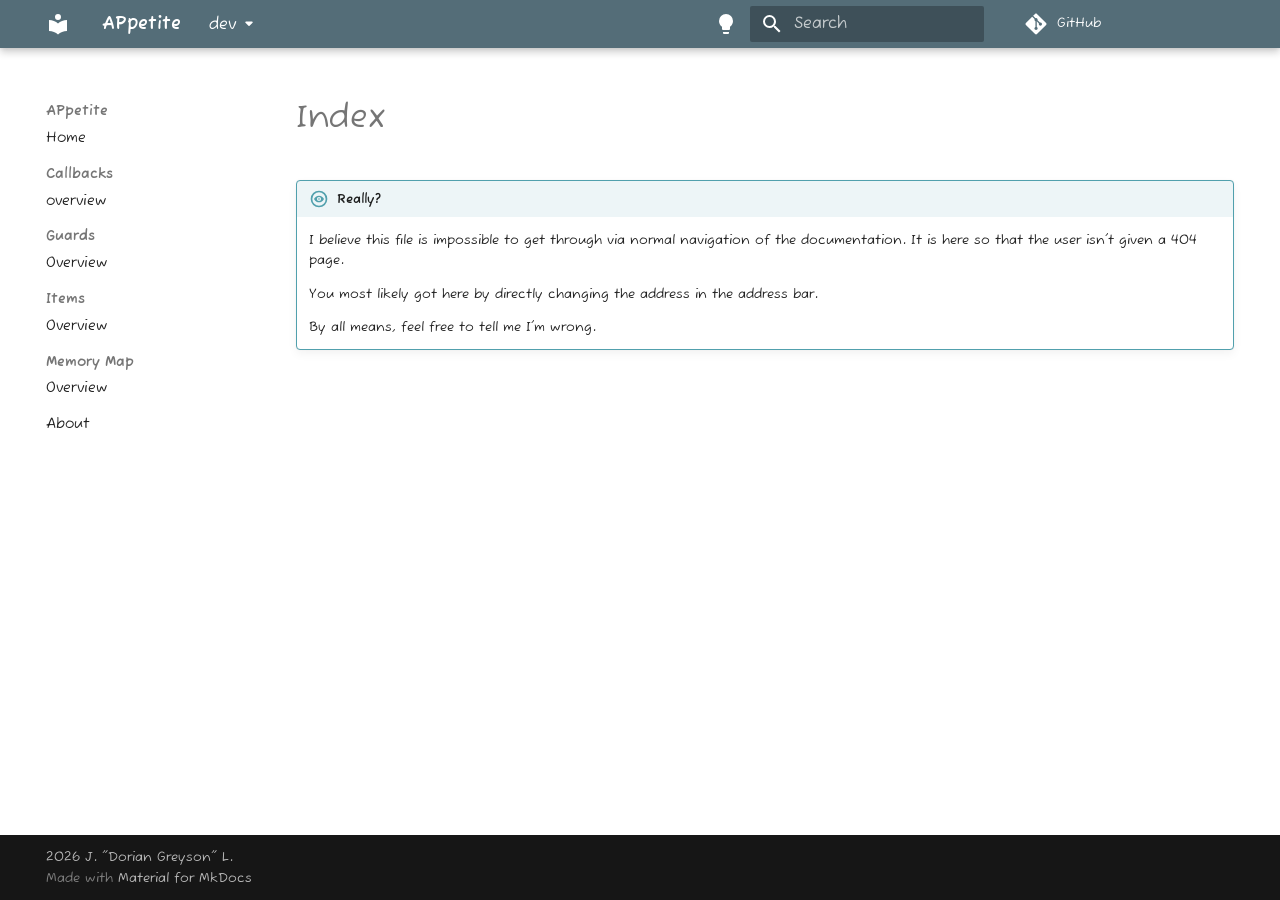
<file: dev/memory_map/index.html>
<!doctype html>
<html lang="en" class="no-js">
  <head>
    
      <meta charset="utf-8">
      <meta name="viewport" content="width=device-width,initial-scale=1">
      
        <meta name="description" content="Docs for APpetite">
      
      
        <meta name="author" content="J. "Dorian Greyson" L.">
      
      
      
      
      
        
      
      
      <link rel="icon" href="../assets/images/favicon.png">
      <meta name="generator" content="mkdocs-1.6.1, mkdocs-material-9.7.6">
    
    
      
        <title>Index - APpetite</title>
      
    
    
      <link rel="stylesheet" href="../assets/stylesheets/main.484c7ddc.min.css">
      
        
        <link rel="stylesheet" href="../assets/stylesheets/palette.ab4e12ef.min.css">
      
      


    
    
      
    
    
      
        
        
        
        <link rel="stylesheet" href="../assets/external/fonts.googleapis.com/css.9d12b39d.css">
        <style>:root{--md-text-font:"Fuzzy Bubbles";--md-code-font:"PT Mono"}</style>
      
    
    
      <link rel="stylesheet" href="../assets/_mkdocstrings.css">
    
      <link rel="stylesheet" href="../stylesheets/extra.css">
    
    <script>__md_scope=new URL("..",location),__md_hash=e=>[...e].reduce(((e,_)=>(e<<5)-e+_.charCodeAt(0)),0),__md_get=(e,_=localStorage,t=__md_scope)=>JSON.parse(_.getItem(t.pathname+"."+e)),__md_set=(e,_,t=localStorage,a=__md_scope)=>{try{t.setItem(a.pathname+"."+e,JSON.stringify(_))}catch(e){}}</script>
    
      

    
    
  </head>
  
  
    
    
      
    
    
    
    
    <body dir="ltr" data-md-color-scheme="default" data-md-color-primary="blue-grey" data-md-color-accent="deep-purple">
  
    
    <input class="md-toggle" data-md-toggle="drawer" type="checkbox" id="__drawer" autocomplete="off">
    <input class="md-toggle" data-md-toggle="search" type="checkbox" id="__search" autocomplete="off">
    <label class="md-overlay" for="__drawer"></label>
    <div data-md-component="skip">
      
    </div>
    <div data-md-component="announce">
      
    </div>
    
      <div data-md-color-scheme="default" data-md-component="outdated" hidden>
        
      </div>
    
    
      

  

<header class="md-header md-header--shadow" data-md-component="header">
  <nav class="md-header__inner md-grid" aria-label="Header">
    <a href=".." title="APpetite" class="md-header__button md-logo" aria-label="APpetite" data-md-component="logo">
      
  
  <svg xmlns="http://www.w3.org/2000/svg" viewBox="0 0 24 24"><path d="M12 8a3 3 0 0 0 3-3 3 3 0 0 0-3-3 3 3 0 0 0-3 3 3 3 0 0 0 3 3m0 3.54C9.64 9.35 6.5 8 3 8v11c3.5 0 6.64 1.35 9 3.54 2.36-2.19 5.5-3.54 9-3.54V8c-3.5 0-6.64 1.35-9 3.54"/></svg>

    </a>
    <label class="md-header__button md-icon" for="__drawer">
      
      <svg xmlns="http://www.w3.org/2000/svg" viewBox="0 0 24 24"><path d="M3 6h18v2H3zm0 5h18v2H3zm0 5h18v2H3z"/></svg>
    </label>
    <div class="md-header__title" data-md-component="header-title">
      <div class="md-header__ellipsis">
        <div class="md-header__topic">
          <span class="md-ellipsis">
            APpetite
          </span>
        </div>
        <div class="md-header__topic" data-md-component="header-topic">
          <span class="md-ellipsis">
            
              Index
            
          </span>
        </div>
      </div>
    </div>
    
      
        <form class="md-header__option" data-md-component="palette">
  
    
    
    
    <input class="md-option" data-md-color-media="(prefers-color-scheme: light)" data-md-color-scheme="default" data-md-color-primary="blue-grey" data-md-color-accent="deep-purple"  aria-label="turn off the lights"  type="radio" name="__palette" id="__palette_0">
    
      <label class="md-header__button md-icon" title="turn off the lights" for="__palette_1" hidden>
        <svg xmlns="http://www.w3.org/2000/svg" viewBox="0 0 24 24"><path d="M12 2a7 7 0 0 0-7 7c0 2.38 1.19 4.47 3 5.74V17a1 1 0 0 0 1 1h6a1 1 0 0 0 1-1v-2.26c1.81-1.27 3-3.36 3-5.74a7 7 0 0 0-7-7M9 21a1 1 0 0 0 1 1h4a1 1 0 0 0 1-1v-1H9z"/></svg>
      </label>
    
  
    
    
    
    <input class="md-option" data-md-color-media="(prefers-color-scheme: dark)" data-md-color-scheme="slate" data-md-color-primary="black" data-md-color-accent="blue"  aria-label="turn on the lights"  type="radio" name="__palette" id="__palette_1">
    
      <label class="md-header__button md-icon" title="turn on the lights" for="__palette_0" hidden>
        <svg xmlns="http://www.w3.org/2000/svg" viewBox="0 0 24 24"><path d="M12 2a7 7 0 0 1 7 7c0 2.38-1.19 4.47-3 5.74V17a1 1 0 0 1-1 1H9a1 1 0 0 1-1-1v-2.26C6.19 13.47 5 11.38 5 9a7 7 0 0 1 7-7M9 21v-1h6v1a1 1 0 0 1-1 1h-4a1 1 0 0 1-1-1m3-17a5 5 0 0 0-5 5c0 2.05 1.23 3.81 3 4.58V16h4v-2.42c1.77-.77 3-2.53 3-4.58a5 5 0 0 0-5-5"/></svg>
      </label>
    
  
</form>
      
    
    
      <script>var palette=__md_get("__palette");if(palette&&palette.color){if("(prefers-color-scheme)"===palette.color.media){var media=matchMedia("(prefers-color-scheme: light)"),input=document.querySelector(media.matches?"[data-md-color-media='(prefers-color-scheme: light)']":"[data-md-color-media='(prefers-color-scheme: dark)']");palette.color.media=input.getAttribute("data-md-color-media"),palette.color.scheme=input.getAttribute("data-md-color-scheme"),palette.color.primary=input.getAttribute("data-md-color-primary"),palette.color.accent=input.getAttribute("data-md-color-accent")}for(var[key,value]of Object.entries(palette.color))document.body.setAttribute("data-md-color-"+key,value)}</script>
    
    
    
      
      
        <label class="md-header__button md-icon" for="__search">
          
          <svg xmlns="http://www.w3.org/2000/svg" viewBox="0 0 24 24"><path d="M9.5 3A6.5 6.5 0 0 1 16 9.5c0 1.61-.59 3.09-1.56 4.23l.27.27h.79l5 5-1.5 1.5-5-5v-.79l-.27-.27A6.52 6.52 0 0 1 9.5 16 6.5 6.5 0 0 1 3 9.5 6.5 6.5 0 0 1 9.5 3m0 2C7 5 5 7 5 9.5S7 14 9.5 14 14 12 14 9.5 12 5 9.5 5"/></svg>
        </label>
        <div class="md-search" data-md-component="search" role="dialog">
  <label class="md-search__overlay" for="__search"></label>
  <div class="md-search__inner" role="search">
    <form class="md-search__form" name="search">
      <input type="text" class="md-search__input" name="query" aria-label="Search" placeholder="Search" autocapitalize="off" autocorrect="off" autocomplete="off" spellcheck="false" data-md-component="search-query" required>
      <label class="md-search__icon md-icon" for="__search">
        
        <svg xmlns="http://www.w3.org/2000/svg" viewBox="0 0 24 24"><path d="M9.5 3A6.5 6.5 0 0 1 16 9.5c0 1.61-.59 3.09-1.56 4.23l.27.27h.79l5 5-1.5 1.5-5-5v-.79l-.27-.27A6.52 6.52 0 0 1 9.5 16 6.5 6.5 0 0 1 3 9.5 6.5 6.5 0 0 1 9.5 3m0 2C7 5 5 7 5 9.5S7 14 9.5 14 14 12 14 9.5 12 5 9.5 5"/></svg>
        
        <svg xmlns="http://www.w3.org/2000/svg" viewBox="0 0 24 24"><path d="M20 11v2H8l5.5 5.5-1.42 1.42L4.16 12l7.92-7.92L13.5 5.5 8 11z"/></svg>
      </label>
      <nav class="md-search__options" aria-label="Search">
        
        <button type="reset" class="md-search__icon md-icon" title="Clear" aria-label="Clear" tabindex="-1">
          
          <svg xmlns="http://www.w3.org/2000/svg" viewBox="0 0 24 24"><path d="M19 6.41 17.59 5 12 10.59 6.41 5 5 6.41 10.59 12 5 17.59 6.41 19 12 13.41 17.59 19 19 17.59 13.41 12z"/></svg>
        </button>
      </nav>
      
    </form>
    <div class="md-search__output">
      <div class="md-search__scrollwrap" tabindex="0" data-md-scrollfix>
        <div class="md-search-result" data-md-component="search-result">
          <div class="md-search-result__meta">
            Initializing search
          </div>
          <ol class="md-search-result__list" role="presentation"></ol>
        </div>
      </div>
    </div>
  </div>
</div>
      
    
    
      <div class="md-header__source">
        <a href="https://github.com/greysondn/appetite" title="Go to repository" class="md-source" data-md-component="source">
  <div class="md-source__icon md-icon">
    
    <svg xmlns="http://www.w3.org/2000/svg" viewBox="0 0 448 512"><!--! Font Awesome Free 7.1.0 by @fontawesome - https://fontawesome.com License - https://fontawesome.com/license/free (Icons: CC BY 4.0, Fonts: SIL OFL 1.1, Code: MIT License) Copyright 2025 Fonticons, Inc.--><path d="M439.6 236.1 244 40.5c-5.4-5.5-12.8-8.5-20.4-8.5s-15 3-20.4 8.4L162.5 81l51.5 51.5c27.1-9.1 52.7 16.8 43.4 43.7l49.7 49.7c34.2-11.8 61.2 31 35.5 56.7-26.5 26.5-70.2-2.9-56-37.3L240.3 199v121.9c25.3 12.5 22.3 41.8 9.1 55-6.4 6.4-15.2 10.1-24.3 10.1s-17.8-3.6-24.3-10.1c-17.6-17.6-11.1-46.9 11.2-56v-123c-20.8-8.5-24.6-30.7-18.6-45L142.6 101 8.5 235.1C3 240.6 0 247.9 0 255.5s3 15 8.5 20.4l195.6 195.7c5.4 5.4 12.7 8.4 20.4 8.4s15-3 20.4-8.4l194.7-194.7c5.4-5.4 8.4-12.8 8.4-20.4s-3-15-8.4-20.4"/></svg>
  </div>
  <div class="md-source__repository">
    GitHub
  </div>
</a>
      </div>
    
  </nav>
  
</header>
    
    <div class="md-container" data-md-component="container">
      
      
        
          
        
      
      <main class="md-main" data-md-component="main">
        <div class="md-main__inner md-grid">
          
            
              
              <div class="md-sidebar md-sidebar--primary" data-md-component="sidebar" data-md-type="navigation" >
                <div class="md-sidebar__scrollwrap">
                  <div class="md-sidebar__inner">
                    



  

<nav class="md-nav md-nav--primary md-nav--integrated" aria-label="Navigation" data-md-level="0">
  <label class="md-nav__title" for="__drawer">
    <a href=".." title="APpetite" class="md-nav__button md-logo" aria-label="APpetite" data-md-component="logo">
      
  
  <svg xmlns="http://www.w3.org/2000/svg" viewBox="0 0 24 24"><path d="M12 8a3 3 0 0 0 3-3 3 3 0 0 0-3-3 3 3 0 0 0-3 3 3 3 0 0 0 3 3m0 3.54C9.64 9.35 6.5 8 3 8v11c3.5 0 6.64 1.35 9 3.54 2.36-2.19 5.5-3.54 9-3.54V8c-3.5 0-6.64 1.35-9 3.54"/></svg>

    </a>
    APpetite
  </label>
  
    <div class="md-nav__source">
      <a href="https://github.com/greysondn/appetite" title="Go to repository" class="md-source" data-md-component="source">
  <div class="md-source__icon md-icon">
    
    <svg xmlns="http://www.w3.org/2000/svg" viewBox="0 0 448 512"><!--! Font Awesome Free 7.1.0 by @fontawesome - https://fontawesome.com License - https://fontawesome.com/license/free (Icons: CC BY 4.0, Fonts: SIL OFL 1.1, Code: MIT License) Copyright 2025 Fonticons, Inc.--><path d="M439.6 236.1 244 40.5c-5.4-5.5-12.8-8.5-20.4-8.5s-15 3-20.4 8.4L162.5 81l51.5 51.5c27.1-9.1 52.7 16.8 43.4 43.7l49.7 49.7c34.2-11.8 61.2 31 35.5 56.7-26.5 26.5-70.2-2.9-56-37.3L240.3 199v121.9c25.3 12.5 22.3 41.8 9.1 55-6.4 6.4-15.2 10.1-24.3 10.1s-17.8-3.6-24.3-10.1c-17.6-17.6-11.1-46.9 11.2-56v-123c-20.8-8.5-24.6-30.7-18.6-45L142.6 101 8.5 235.1C3 240.6 0 247.9 0 255.5s3 15 8.5 20.4l195.6 195.7c5.4 5.4 12.7 8.4 20.4 8.4s15-3 20.4-8.4l194.7-194.7c5.4-5.4 8.4-12.8 8.4-20.4s-3-15-8.4-20.4"/></svg>
  </div>
  <div class="md-source__repository">
    GitHub
  </div>
</a>
    </div>
  
  <ul class="md-nav__list" data-md-scrollfix>
    
      
      
  
  
  
  
    <li class="md-nav__item">
      <a href=".." class="md-nav__link">
        
  
  
  <span class="md-ellipsis">
    
  
    Home
  

    
  </span>
  
  

      </a>
    </li>
  

    
      
      
  
  
  
  
    
    
    
    
      
        
        
      
    
    
    <li class="md-nav__item md-nav__item--section md-nav__item--nested">
      
        
        
        <input class="md-nav__toggle md-toggle " type="checkbox" id="__nav_2" >
        
          
          <label class="md-nav__link" for="__nav_2" id="__nav_2_label" tabindex="">
            
  
  
  <span class="md-ellipsis">
    
  
    Callbacks
  

    
  </span>
  
  

            <span class="md-nav__icon md-icon"></span>
          </label>
        
        <nav class="md-nav" data-md-level="1" aria-labelledby="__nav_2_label" aria-expanded="false">
          <label class="md-nav__title" for="__nav_2">
            <span class="md-nav__icon md-icon"></span>
            
  
    Callbacks
  

          </label>
          <ul class="md-nav__list" data-md-scrollfix>
            
              
                
  
  
  
  
    <li class="md-nav__item">
      <a href="../callbacks/overview/" class="md-nav__link">
        
  
  
  <span class="md-ellipsis">
    
  
    overview
  

    
  </span>
  
  

      </a>
    </li>
  

              
            
          </ul>
        </nav>
      
    </li>
  

    
      
      
  
  
  
  
    
    
    
    
      
        
        
      
    
    
    <li class="md-nav__item md-nav__item--section md-nav__item--nested">
      
        
        
        <input class="md-nav__toggle md-toggle " type="checkbox" id="__nav_3" >
        
          
          <label class="md-nav__link" for="__nav_3" id="__nav_3_label" tabindex="">
            
  
  
  <span class="md-ellipsis">
    
  
    Guards
  

    
  </span>
  
  

            <span class="md-nav__icon md-icon"></span>
          </label>
        
        <nav class="md-nav" data-md-level="1" aria-labelledby="__nav_3_label" aria-expanded="false">
          <label class="md-nav__title" for="__nav_3">
            <span class="md-nav__icon md-icon"></span>
            
  
    Guards
  

          </label>
          <ul class="md-nav__list" data-md-scrollfix>
            
              
                
  
  
  
  
    <li class="md-nav__item">
      <a href="../guards/overview/" class="md-nav__link">
        
  
  
  <span class="md-ellipsis">
    
  
    Overview
  

    
  </span>
  
  

      </a>
    </li>
  

              
            
          </ul>
        </nav>
      
    </li>
  

    
      
      
  
  
  
  
    
    
    
    
      
        
        
      
    
    
    <li class="md-nav__item md-nav__item--section md-nav__item--nested">
      
        
        
        <input class="md-nav__toggle md-toggle " type="checkbox" id="__nav_4" >
        
          
          <label class="md-nav__link" for="__nav_4" id="__nav_4_label" tabindex="">
            
  
  
  <span class="md-ellipsis">
    
  
    Items
  

    
  </span>
  
  

            <span class="md-nav__icon md-icon"></span>
          </label>
        
        <nav class="md-nav" data-md-level="1" aria-labelledby="__nav_4_label" aria-expanded="false">
          <label class="md-nav__title" for="__nav_4">
            <span class="md-nav__icon md-icon"></span>
            
  
    Items
  

          </label>
          <ul class="md-nav__list" data-md-scrollfix>
            
              
                
  
  
  
  
    <li class="md-nav__item">
      <a href="../items/overview/" class="md-nav__link">
        
  
  
  <span class="md-ellipsis">
    
  
    Overview
  

    
  </span>
  
  

      </a>
    </li>
  

              
            
          </ul>
        </nav>
      
    </li>
  

    
      
      
  
  
  
  
    
    
    
    
      
        
        
      
    
    
    <li class="md-nav__item md-nav__item--section md-nav__item--nested">
      
        
        
        <input class="md-nav__toggle md-toggle " type="checkbox" id="__nav_5" >
        
          
          <label class="md-nav__link" for="__nav_5" id="__nav_5_label" tabindex="">
            
  
  
  <span class="md-ellipsis">
    
  
    Memory Map
  

    
  </span>
  
  

            <span class="md-nav__icon md-icon"></span>
          </label>
        
        <nav class="md-nav" data-md-level="1" aria-labelledby="__nav_5_label" aria-expanded="false">
          <label class="md-nav__title" for="__nav_5">
            <span class="md-nav__icon md-icon"></span>
            
  
    Memory Map
  

          </label>
          <ul class="md-nav__list" data-md-scrollfix>
            
              
                
  
  
  
  
    <li class="md-nav__item">
      <a href="overview/" class="md-nav__link">
        
  
  
  <span class="md-ellipsis">
    
  
    Overview
  

    
  </span>
  
  

      </a>
    </li>
  

              
            
          </ul>
        </nav>
      
    </li>
  

    
      
      
  
  
  
  
    <li class="md-nav__item">
      <a href="../about/" class="md-nav__link">
        
  
  
  <span class="md-ellipsis">
    
  
    About
  

    
  </span>
  
  

      </a>
    </li>
  

    
  </ul>
</nav>
                  </div>
                </div>
              </div>
            
            
          
          
            <div class="md-content" data-md-component="content">
              
                



  


              
              <article class="md-content__inner md-typeset">
                
                  


  
  


  <h1>Index</h1>

<div class="admonition greysondn">
<p class="admonition-title">Really?</p>
<p>I believe this file is impossible to get through via normal navigation of the documentation. It is here so that the user isn't given a 404 page.</p>
<p>You most likely got here by directly changing the address in the address bar.</p>
<p>By all means, feel free to tell me I'm wrong.</p>
</div>












                
              </article>
            </div>
          
          
<script>var target=document.getElementById(location.hash.slice(1));target&&target.name&&(target.checked=target.name.startsWith("__tabbed_"))</script>
        </div>
        
      </main>
      
        <footer class="md-footer">
  
  <div class="md-footer-meta md-typeset">
    <div class="md-footer-meta__inner md-grid">
      <div class="md-copyright">
  
    <div class="md-copyright__highlight">
      2026 J. "Dorian Greyson" L.
    </div>
  
  
    Made with
    <a href="https://squidfunk.github.io/mkdocs-material/" target="_blank" rel="noopener">
      Material for MkDocs
    </a>
  
</div>
      
    </div>
  </div>
</footer>
      
    </div>
    <div class="md-dialog" data-md-component="dialog">
      <div class="md-dialog__inner md-typeset"></div>
    </div>
    
      <div class="md-progress" data-md-component="progress" role="progressbar"></div>
    
    
    
      
      
      <script id="__config" type="application/json">{"annotate": null, "base": "..", "features": ["content.code.annotate", "content.code.copy", "navigation.instant", "navigation.instant.progress", "navigation.path", "navigation.sections", "toc.follow", "toc.integrate"], "search": "../assets/javascripts/workers/search.2c215733.min.js", "tags": null, "translations": {"clipboard.copied": "Copied to clipboard", "clipboard.copy": "Copy to clipboard", "search.result.more.one": "1 more on this page", "search.result.more.other": "# more on this page", "search.result.none": "No matching documents", "search.result.one": "1 matching document", "search.result.other": "# matching documents", "search.result.placeholder": "Type to start searching", "search.result.term.missing": "Missing", "select.version": "Select version"}, "version": {"provider": "mike"}}</script>
    
    
      <script src="../assets/javascripts/bundle.79ae519e.min.js"></script>
      
        <script src="../assets/external/unpkg.com/mermaid@11/dist/mermaid.min.js"></script>
      
    
  </body>
</html>
</file>
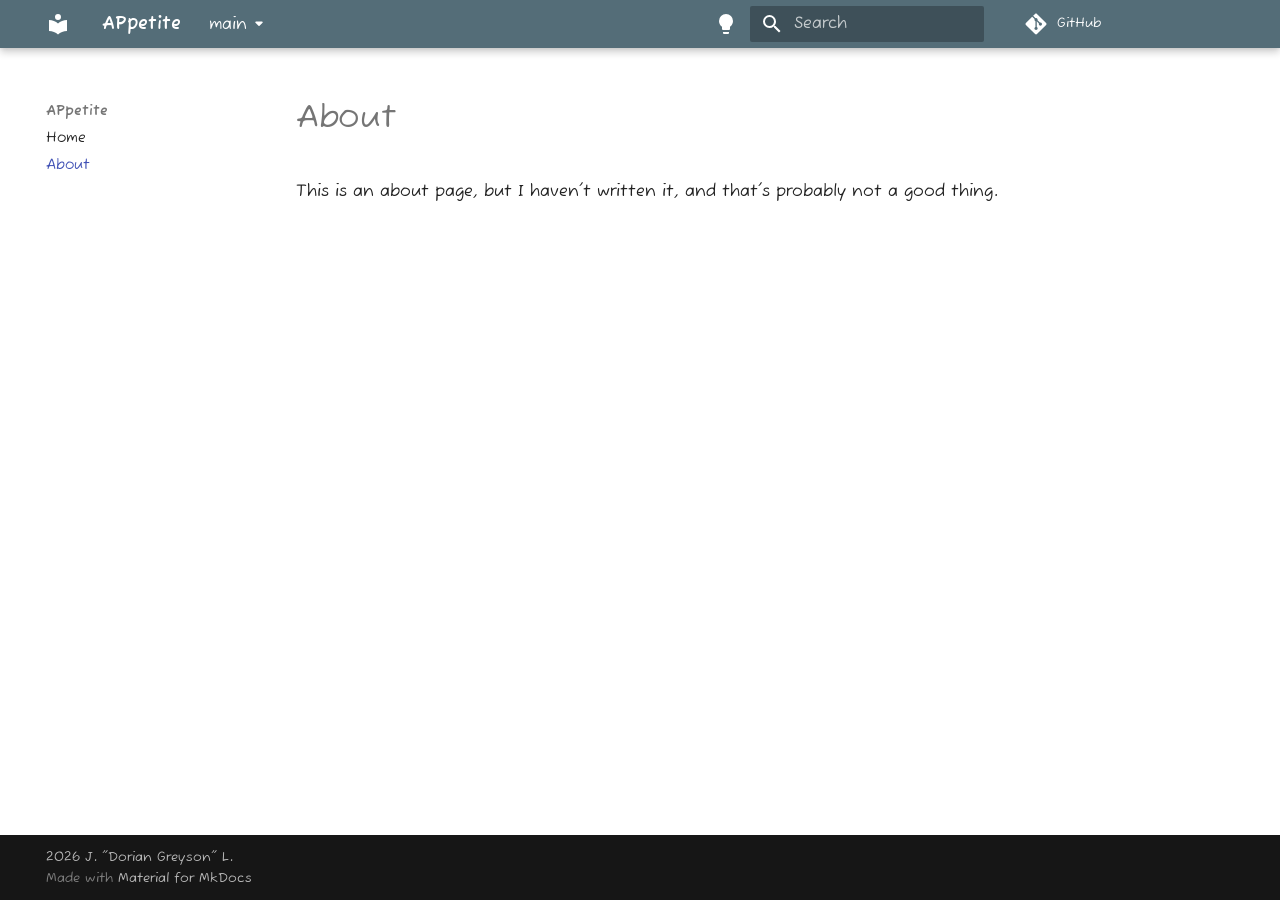
<file: main/about/index.html>
<!doctype html>
<html lang="en" class="no-js">
  <head>
    
      <meta charset="utf-8">
      <meta name="viewport" content="width=device-width,initial-scale=1">
      
        <meta name="description" content="Docs for APpetite">
      
      
        <meta name="author" content="J. "Dorian Greyson" L.">
      
      
      
        <link rel="prev" href="..">
      
      
      
        
      
      
      <link rel="icon" href="../assets/images/favicon.png">
      <meta name="generator" content="mkdocs-1.6.1, mkdocs-material-9.7.4">
    
    
      
        <title>About - APpetite</title>
      
    
    
      <link rel="stylesheet" href="../assets/stylesheets/main.484c7ddc.min.css">
      
        
        <link rel="stylesheet" href="../assets/stylesheets/palette.ab4e12ef.min.css">
      
      


    
    
      
    
    
      
        
        
        
        <link rel="stylesheet" href="../assets/external/fonts.googleapis.com/css.9d12b39d.css">
        <style>:root{--md-text-font:"Fuzzy Bubbles";--md-code-font:"PT Mono"}</style>
      
    
    
      <link rel="stylesheet" href="../assets/_mkdocstrings.css">
    
      <link rel="stylesheet" href="../stylesheets/extra.css">
    
    <script>__md_scope=new URL("..",location),__md_hash=e=>[...e].reduce(((e,_)=>(e<<5)-e+_.charCodeAt(0)),0),__md_get=(e,_=localStorage,t=__md_scope)=>JSON.parse(_.getItem(t.pathname+"."+e)),__md_set=(e,_,t=localStorage,a=__md_scope)=>{try{t.setItem(a.pathname+"."+e,JSON.stringify(_))}catch(e){}}</script>
    
      

    
    
  </head>
  
  
    
    
      
    
    
    
    
    <body dir="ltr" data-md-color-scheme="default" data-md-color-primary="blue-grey" data-md-color-accent="deep-purple">
  
    
    <input class="md-toggle" data-md-toggle="drawer" type="checkbox" id="__drawer" autocomplete="off">
    <input class="md-toggle" data-md-toggle="search" type="checkbox" id="__search" autocomplete="off">
    <label class="md-overlay" for="__drawer"></label>
    <div data-md-component="skip">
      
    </div>
    <div data-md-component="announce">
      
    </div>
    
      <div data-md-color-scheme="default" data-md-component="outdated" hidden>
        
      </div>
    
    
      

  

<header class="md-header md-header--shadow" data-md-component="header">
  <nav class="md-header__inner md-grid" aria-label="Header">
    <a href=".." title="APpetite" class="md-header__button md-logo" aria-label="APpetite" data-md-component="logo">
      
  
  <svg xmlns="http://www.w3.org/2000/svg" viewBox="0 0 24 24"><path d="M12 8a3 3 0 0 0 3-3 3 3 0 0 0-3-3 3 3 0 0 0-3 3 3 3 0 0 0 3 3m0 3.54C9.64 9.35 6.5 8 3 8v11c3.5 0 6.64 1.35 9 3.54 2.36-2.19 5.5-3.54 9-3.54V8c-3.5 0-6.64 1.35-9 3.54"/></svg>

    </a>
    <label class="md-header__button md-icon" for="__drawer">
      
      <svg xmlns="http://www.w3.org/2000/svg" viewBox="0 0 24 24"><path d="M3 6h18v2H3zm0 5h18v2H3zm0 5h18v2H3z"/></svg>
    </label>
    <div class="md-header__title" data-md-component="header-title">
      <div class="md-header__ellipsis">
        <div class="md-header__topic">
          <span class="md-ellipsis">
            APpetite
          </span>
        </div>
        <div class="md-header__topic" data-md-component="header-topic">
          <span class="md-ellipsis">
            
              About
            
          </span>
        </div>
      </div>
    </div>
    
      
        <form class="md-header__option" data-md-component="palette">
  
    
    
    
    <input class="md-option" data-md-color-media="(prefers-color-scheme: light)" data-md-color-scheme="default" data-md-color-primary="blue-grey" data-md-color-accent="deep-purple"  aria-label="turn off the lights"  type="radio" name="__palette" id="__palette_0">
    
      <label class="md-header__button md-icon" title="turn off the lights" for="__palette_1" hidden>
        <svg xmlns="http://www.w3.org/2000/svg" viewBox="0 0 24 24"><path d="M12 2a7 7 0 0 0-7 7c0 2.38 1.19 4.47 3 5.74V17a1 1 0 0 0 1 1h6a1 1 0 0 0 1-1v-2.26c1.81-1.27 3-3.36 3-5.74a7 7 0 0 0-7-7M9 21a1 1 0 0 0 1 1h4a1 1 0 0 0 1-1v-1H9z"/></svg>
      </label>
    
  
    
    
    
    <input class="md-option" data-md-color-media="(prefers-color-scheme: dark)" data-md-color-scheme="slate" data-md-color-primary="black" data-md-color-accent="blue"  aria-label="turn on the lights"  type="radio" name="__palette" id="__palette_1">
    
      <label class="md-header__button md-icon" title="turn on the lights" for="__palette_0" hidden>
        <svg xmlns="http://www.w3.org/2000/svg" viewBox="0 0 24 24"><path d="M12 2a7 7 0 0 1 7 7c0 2.38-1.19 4.47-3 5.74V17a1 1 0 0 1-1 1H9a1 1 0 0 1-1-1v-2.26C6.19 13.47 5 11.38 5 9a7 7 0 0 1 7-7M9 21v-1h6v1a1 1 0 0 1-1 1h-4a1 1 0 0 1-1-1m3-17a5 5 0 0 0-5 5c0 2.05 1.23 3.81 3 4.58V16h4v-2.42c1.77-.77 3-2.53 3-4.58a5 5 0 0 0-5-5"/></svg>
      </label>
    
  
</form>
      
    
    
      <script>var palette=__md_get("__palette");if(palette&&palette.color){if("(prefers-color-scheme)"===palette.color.media){var media=matchMedia("(prefers-color-scheme: light)"),input=document.querySelector(media.matches?"[data-md-color-media='(prefers-color-scheme: light)']":"[data-md-color-media='(prefers-color-scheme: dark)']");palette.color.media=input.getAttribute("data-md-color-media"),palette.color.scheme=input.getAttribute("data-md-color-scheme"),palette.color.primary=input.getAttribute("data-md-color-primary"),palette.color.accent=input.getAttribute("data-md-color-accent")}for(var[key,value]of Object.entries(palette.color))document.body.setAttribute("data-md-color-"+key,value)}</script>
    
    
    
      
      
        <label class="md-header__button md-icon" for="__search">
          
          <svg xmlns="http://www.w3.org/2000/svg" viewBox="0 0 24 24"><path d="M9.5 3A6.5 6.5 0 0 1 16 9.5c0 1.61-.59 3.09-1.56 4.23l.27.27h.79l5 5-1.5 1.5-5-5v-.79l-.27-.27A6.52 6.52 0 0 1 9.5 16 6.5 6.5 0 0 1 3 9.5 6.5 6.5 0 0 1 9.5 3m0 2C7 5 5 7 5 9.5S7 14 9.5 14 14 12 14 9.5 12 5 9.5 5"/></svg>
        </label>
        <div class="md-search" data-md-component="search" role="dialog">
  <label class="md-search__overlay" for="__search"></label>
  <div class="md-search__inner" role="search">
    <form class="md-search__form" name="search">
      <input type="text" class="md-search__input" name="query" aria-label="Search" placeholder="Search" autocapitalize="off" autocorrect="off" autocomplete="off" spellcheck="false" data-md-component="search-query" required>
      <label class="md-search__icon md-icon" for="__search">
        
        <svg xmlns="http://www.w3.org/2000/svg" viewBox="0 0 24 24"><path d="M9.5 3A6.5 6.5 0 0 1 16 9.5c0 1.61-.59 3.09-1.56 4.23l.27.27h.79l5 5-1.5 1.5-5-5v-.79l-.27-.27A6.52 6.52 0 0 1 9.5 16 6.5 6.5 0 0 1 3 9.5 6.5 6.5 0 0 1 9.5 3m0 2C7 5 5 7 5 9.5S7 14 9.5 14 14 12 14 9.5 12 5 9.5 5"/></svg>
        
        <svg xmlns="http://www.w3.org/2000/svg" viewBox="0 0 24 24"><path d="M20 11v2H8l5.5 5.5-1.42 1.42L4.16 12l7.92-7.92L13.5 5.5 8 11z"/></svg>
      </label>
      <nav class="md-search__options" aria-label="Search">
        
        <button type="reset" class="md-search__icon md-icon" title="Clear" aria-label="Clear" tabindex="-1">
          
          <svg xmlns="http://www.w3.org/2000/svg" viewBox="0 0 24 24"><path d="M19 6.41 17.59 5 12 10.59 6.41 5 5 6.41 10.59 12 5 17.59 6.41 19 12 13.41 17.59 19 19 17.59 13.41 12z"/></svg>
        </button>
      </nav>
      
    </form>
    <div class="md-search__output">
      <div class="md-search__scrollwrap" tabindex="0" data-md-scrollfix>
        <div class="md-search-result" data-md-component="search-result">
          <div class="md-search-result__meta">
            Initializing search
          </div>
          <ol class="md-search-result__list" role="presentation"></ol>
        </div>
      </div>
    </div>
  </div>
</div>
      
    
    
      <div class="md-header__source">
        <a href="https://github.com/greysondn/appetite" title="Go to repository" class="md-source" data-md-component="source">
  <div class="md-source__icon md-icon">
    
    <svg xmlns="http://www.w3.org/2000/svg" viewBox="0 0 448 512"><!--! Font Awesome Free 7.1.0 by @fontawesome - https://fontawesome.com License - https://fontawesome.com/license/free (Icons: CC BY 4.0, Fonts: SIL OFL 1.1, Code: MIT License) Copyright 2025 Fonticons, Inc.--><path d="M439.6 236.1 244 40.5c-5.4-5.5-12.8-8.5-20.4-8.5s-15 3-20.4 8.4L162.5 81l51.5 51.5c27.1-9.1 52.7 16.8 43.4 43.7l49.7 49.7c34.2-11.8 61.2 31 35.5 56.7-26.5 26.5-70.2-2.9-56-37.3L240.3 199v121.9c25.3 12.5 22.3 41.8 9.1 55-6.4 6.4-15.2 10.1-24.3 10.1s-17.8-3.6-24.3-10.1c-17.6-17.6-11.1-46.9 11.2-56v-123c-20.8-8.5-24.6-30.7-18.6-45L142.6 101 8.5 235.1C3 240.6 0 247.9 0 255.5s3 15 8.5 20.4l195.6 195.7c5.4 5.4 12.7 8.4 20.4 8.4s15-3 20.4-8.4l194.7-194.7c5.4-5.4 8.4-12.8 8.4-20.4s-3-15-8.4-20.4"/></svg>
  </div>
  <div class="md-source__repository">
    GitHub
  </div>
</a>
      </div>
    
  </nav>
  
</header>
    
    <div class="md-container" data-md-component="container">
      
      
        
          
        
      
      <main class="md-main" data-md-component="main">
        <div class="md-main__inner md-grid">
          
            
              
              <div class="md-sidebar md-sidebar--primary" data-md-component="sidebar" data-md-type="navigation" >
                <div class="md-sidebar__scrollwrap">
                  <div class="md-sidebar__inner">
                    



  

<nav class="md-nav md-nav--primary md-nav--integrated" aria-label="Navigation" data-md-level="0">
  <label class="md-nav__title" for="__drawer">
    <a href=".." title="APpetite" class="md-nav__button md-logo" aria-label="APpetite" data-md-component="logo">
      
  
  <svg xmlns="http://www.w3.org/2000/svg" viewBox="0 0 24 24"><path d="M12 8a3 3 0 0 0 3-3 3 3 0 0 0-3-3 3 3 0 0 0-3 3 3 3 0 0 0 3 3m0 3.54C9.64 9.35 6.5 8 3 8v11c3.5 0 6.64 1.35 9 3.54 2.36-2.19 5.5-3.54 9-3.54V8c-3.5 0-6.64 1.35-9 3.54"/></svg>

    </a>
    APpetite
  </label>
  
    <div class="md-nav__source">
      <a href="https://github.com/greysondn/appetite" title="Go to repository" class="md-source" data-md-component="source">
  <div class="md-source__icon md-icon">
    
    <svg xmlns="http://www.w3.org/2000/svg" viewBox="0 0 448 512"><!--! Font Awesome Free 7.1.0 by @fontawesome - https://fontawesome.com License - https://fontawesome.com/license/free (Icons: CC BY 4.0, Fonts: SIL OFL 1.1, Code: MIT License) Copyright 2025 Fonticons, Inc.--><path d="M439.6 236.1 244 40.5c-5.4-5.5-12.8-8.5-20.4-8.5s-15 3-20.4 8.4L162.5 81l51.5 51.5c27.1-9.1 52.7 16.8 43.4 43.7l49.7 49.7c34.2-11.8 61.2 31 35.5 56.7-26.5 26.5-70.2-2.9-56-37.3L240.3 199v121.9c25.3 12.5 22.3 41.8 9.1 55-6.4 6.4-15.2 10.1-24.3 10.1s-17.8-3.6-24.3-10.1c-17.6-17.6-11.1-46.9 11.2-56v-123c-20.8-8.5-24.6-30.7-18.6-45L142.6 101 8.5 235.1C3 240.6 0 247.9 0 255.5s3 15 8.5 20.4l195.6 195.7c5.4 5.4 12.7 8.4 20.4 8.4s15-3 20.4-8.4l194.7-194.7c5.4-5.4 8.4-12.8 8.4-20.4s-3-15-8.4-20.4"/></svg>
  </div>
  <div class="md-source__repository">
    GitHub
  </div>
</a>
    </div>
  
  <ul class="md-nav__list" data-md-scrollfix>
    
      
      
  
  
  
  
    <li class="md-nav__item">
      <a href=".." class="md-nav__link">
        
  
  
  <span class="md-ellipsis">
    
  
    Home
  

    
  </span>
  
  

      </a>
    </li>
  

    
      
      
  
  
    
  
  
  
    <li class="md-nav__item md-nav__item--active">
      
      <input class="md-nav__toggle md-toggle" type="checkbox" id="__toc">
      
      
      
      <a href="./" class="md-nav__link md-nav__link--active">
        
  
  
  <span class="md-ellipsis">
    
  
    About
  

    
  </span>
  
  

      </a>
      
    </li>
  

    
  </ul>
</nav>
                  </div>
                </div>
              </div>
            
            
          
          
            <div class="md-content" data-md-component="content">
              
                



  


              
              <article class="md-content__inner md-typeset">
                
                  


  
  


  <h1>About</h1>

<p>This is an about page, but I haven't written it, and that's probably not a good thing.</p>












                
              </article>
            </div>
          
          
<script>var target=document.getElementById(location.hash.slice(1));target&&target.name&&(target.checked=target.name.startsWith("__tabbed_"))</script>
        </div>
        
      </main>
      
        <footer class="md-footer">
  
  <div class="md-footer-meta md-typeset">
    <div class="md-footer-meta__inner md-grid">
      <div class="md-copyright">
  
    <div class="md-copyright__highlight">
      2026 J. "Dorian Greyson" L.
    </div>
  
  
    Made with
    <a href="https://squidfunk.github.io/mkdocs-material/" target="_blank" rel="noopener">
      Material for MkDocs
    </a>
  
</div>
      
    </div>
  </div>
</footer>
      
    </div>
    <div class="md-dialog" data-md-component="dialog">
      <div class="md-dialog__inner md-typeset"></div>
    </div>
    
      <div class="md-progress" data-md-component="progress" role="progressbar"></div>
    
    
    
      
      
      <script id="__config" type="application/json">{"annotate": null, "base": "..", "features": ["content.code.annotate", "content.code.copy", "navigation.instant", "navigation.instant.progress", "navigation.path", "navigation.sections", "toc.follow", "toc.integrate"], "search": "../assets/javascripts/workers/search.2c215733.min.js", "tags": null, "translations": {"clipboard.copied": "Copied to clipboard", "clipboard.copy": "Copy to clipboard", "search.result.more.one": "1 more on this page", "search.result.more.other": "# more on this page", "search.result.none": "No matching documents", "search.result.one": "1 matching document", "search.result.other": "# matching documents", "search.result.placeholder": "Type to start searching", "search.result.term.missing": "Missing", "select.version": "Select version"}, "version": {"provider": "mike"}}</script>
    
    
      <script src="../assets/javascripts/bundle.79ae519e.min.js"></script>
      
        <script src="../assets/external/unpkg.com/mermaid@11/dist/mermaid.min.js"></script>
      
    
  </body>
</html>
</file>
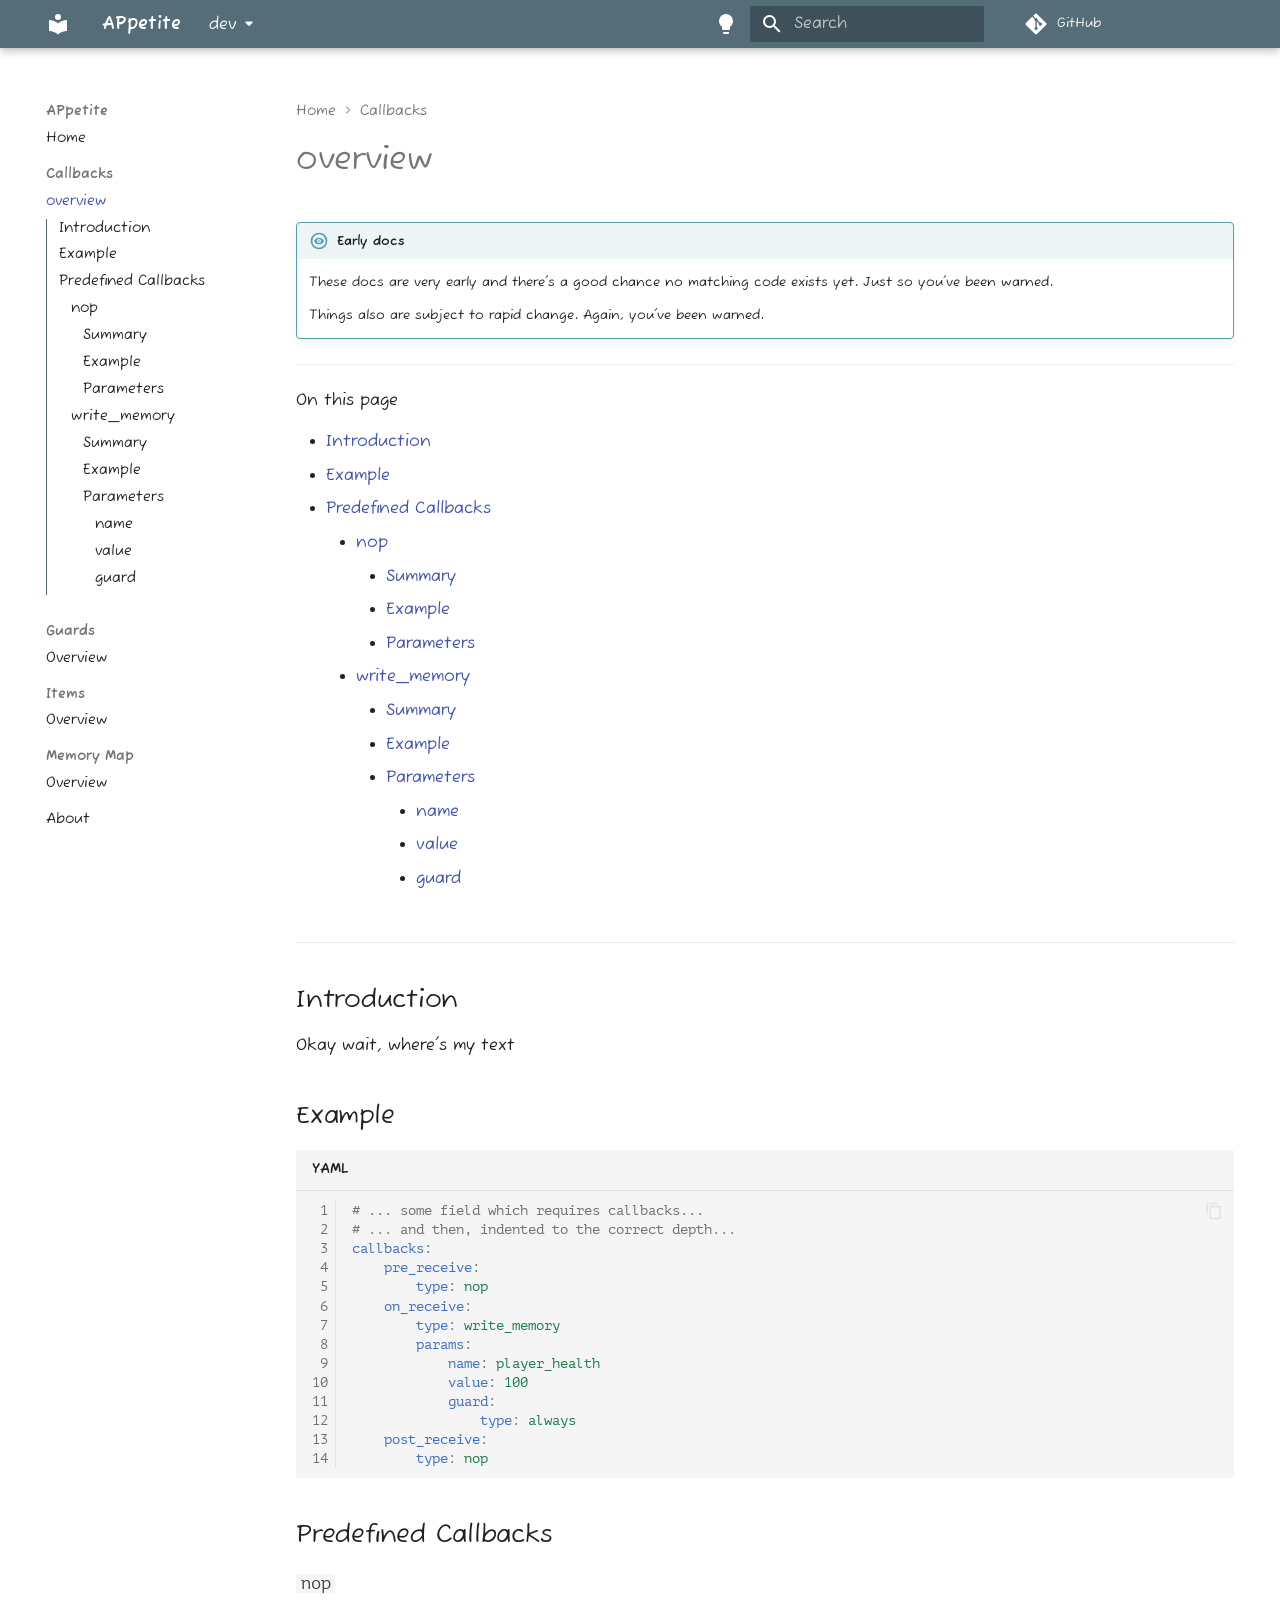
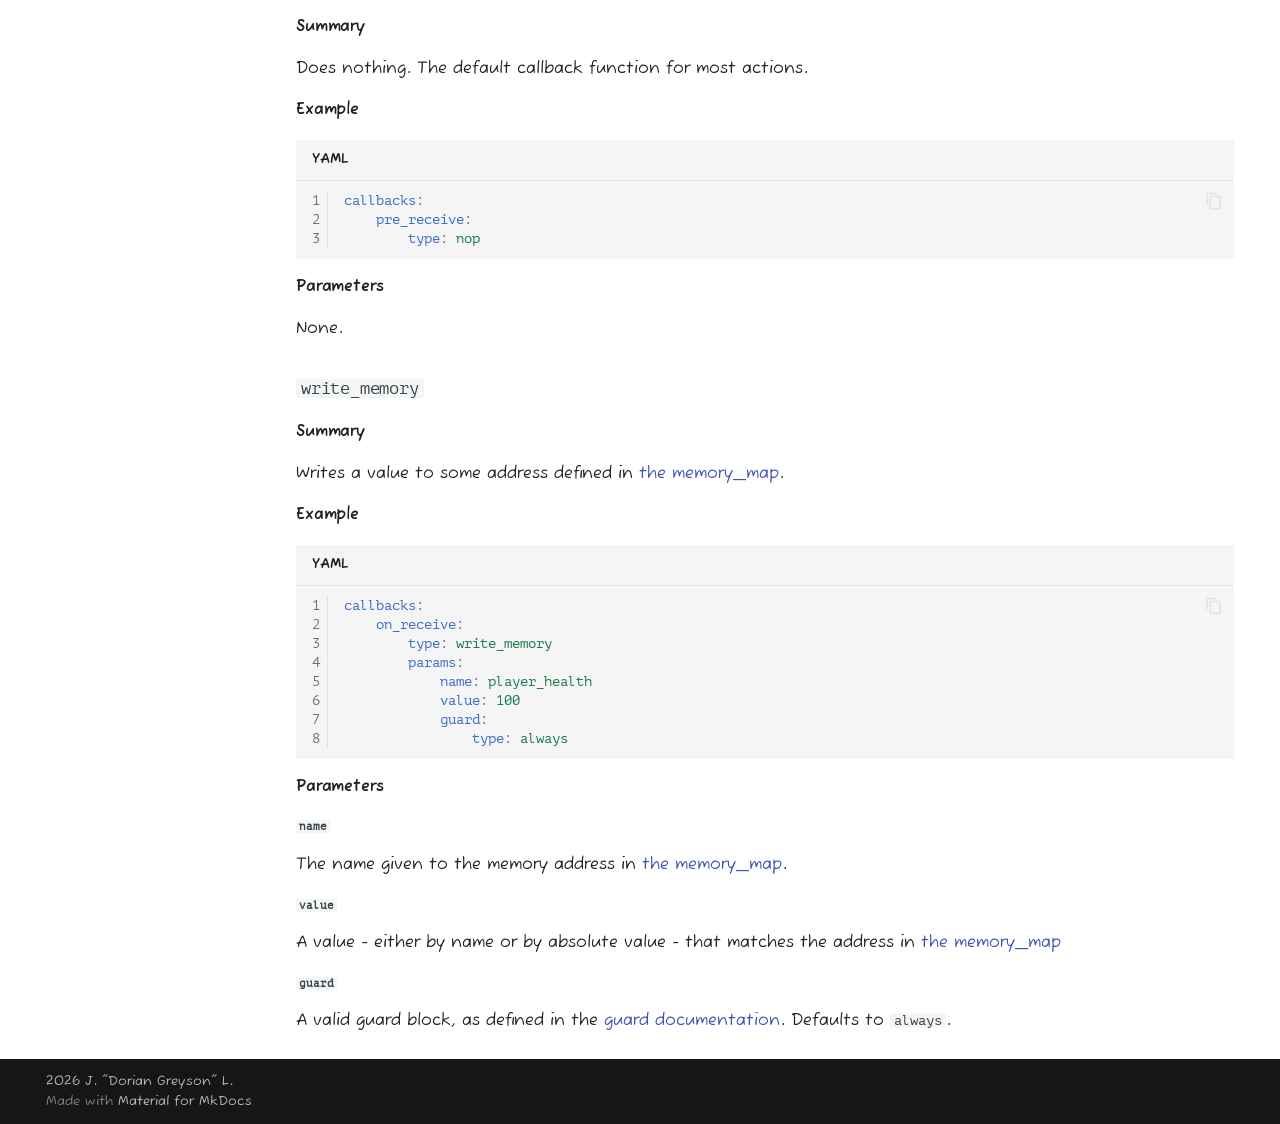
<file: dev/callbacks/overview/index.html>
<!doctype html>
<html lang="en" class="no-js">
  <head>
    
      <meta charset="utf-8">
      <meta name="viewport" content="width=device-width,initial-scale=1">
      
        <meta name="description" content="Docs for APpetite">
      
      
        <meta name="author" content="J. "Dorian Greyson" L.">
      
      
      
        <link rel="prev" href="../..">
      
      
        <link rel="next" href="../../guards/overview/">
      
      
        
      
      
      <link rel="icon" href="../../assets/images/favicon.png">
      <meta name="generator" content="mkdocs-1.6.1, mkdocs-material-9.7.6">
    
    
      
        <title>overview - APpetite</title>
      
    
    
      <link rel="stylesheet" href="../../assets/stylesheets/main.484c7ddc.min.css">
      
        
        <link rel="stylesheet" href="../../assets/stylesheets/palette.ab4e12ef.min.css">
      
      


    
    
      
    
    
      
        
        
        
        <link rel="stylesheet" href="../../assets/external/fonts.googleapis.com/css.9d12b39d.css">
        <style>:root{--md-text-font:"Fuzzy Bubbles";--md-code-font:"PT Mono"}</style>
      
    
    
      <link rel="stylesheet" href="../../assets/_mkdocstrings.css">
    
      <link rel="stylesheet" href="../../stylesheets/extra.css">
    
    <script>__md_scope=new URL("../..",location),__md_hash=e=>[...e].reduce(((e,_)=>(e<<5)-e+_.charCodeAt(0)),0),__md_get=(e,_=localStorage,t=__md_scope)=>JSON.parse(_.getItem(t.pathname+"."+e)),__md_set=(e,_,t=localStorage,a=__md_scope)=>{try{t.setItem(a.pathname+"."+e,JSON.stringify(_))}catch(e){}}</script>
    
      

    
    
  </head>
  
  
    
    
      
    
    
    
    
    <body dir="ltr" data-md-color-scheme="default" data-md-color-primary="blue-grey" data-md-color-accent="deep-purple">
  
    
    <input class="md-toggle" data-md-toggle="drawer" type="checkbox" id="__drawer" autocomplete="off">
    <input class="md-toggle" data-md-toggle="search" type="checkbox" id="__search" autocomplete="off">
    <label class="md-overlay" for="__drawer"></label>
    <div data-md-component="skip">
      
        
        <a href="#introduction" class="md-skip">
          Skip to content
        </a>
      
    </div>
    <div data-md-component="announce">
      
    </div>
    
      <div data-md-color-scheme="default" data-md-component="outdated" hidden>
        
      </div>
    
    
      

  

<header class="md-header md-header--shadow" data-md-component="header">
  <nav class="md-header__inner md-grid" aria-label="Header">
    <a href="../.." title="APpetite" class="md-header__button md-logo" aria-label="APpetite" data-md-component="logo">
      
  
  <svg xmlns="http://www.w3.org/2000/svg" viewBox="0 0 24 24"><path d="M12 8a3 3 0 0 0 3-3 3 3 0 0 0-3-3 3 3 0 0 0-3 3 3 3 0 0 0 3 3m0 3.54C9.64 9.35 6.5 8 3 8v11c3.5 0 6.64 1.35 9 3.54 2.36-2.19 5.5-3.54 9-3.54V8c-3.5 0-6.64 1.35-9 3.54"/></svg>

    </a>
    <label class="md-header__button md-icon" for="__drawer">
      
      <svg xmlns="http://www.w3.org/2000/svg" viewBox="0 0 24 24"><path d="M3 6h18v2H3zm0 5h18v2H3zm0 5h18v2H3z"/></svg>
    </label>
    <div class="md-header__title" data-md-component="header-title">
      <div class="md-header__ellipsis">
        <div class="md-header__topic">
          <span class="md-ellipsis">
            APpetite
          </span>
        </div>
        <div class="md-header__topic" data-md-component="header-topic">
          <span class="md-ellipsis">
            
              overview
            
          </span>
        </div>
      </div>
    </div>
    
      
        <form class="md-header__option" data-md-component="palette">
  
    
    
    
    <input class="md-option" data-md-color-media="(prefers-color-scheme: light)" data-md-color-scheme="default" data-md-color-primary="blue-grey" data-md-color-accent="deep-purple"  aria-label="turn off the lights"  type="radio" name="__palette" id="__palette_0">
    
      <label class="md-header__button md-icon" title="turn off the lights" for="__palette_1" hidden>
        <svg xmlns="http://www.w3.org/2000/svg" viewBox="0 0 24 24"><path d="M12 2a7 7 0 0 0-7 7c0 2.38 1.19 4.47 3 5.74V17a1 1 0 0 0 1 1h6a1 1 0 0 0 1-1v-2.26c1.81-1.27 3-3.36 3-5.74a7 7 0 0 0-7-7M9 21a1 1 0 0 0 1 1h4a1 1 0 0 0 1-1v-1H9z"/></svg>
      </label>
    
  
    
    
    
    <input class="md-option" data-md-color-media="(prefers-color-scheme: dark)" data-md-color-scheme="slate" data-md-color-primary="black" data-md-color-accent="blue"  aria-label="turn on the lights"  type="radio" name="__palette" id="__palette_1">
    
      <label class="md-header__button md-icon" title="turn on the lights" for="__palette_0" hidden>
        <svg xmlns="http://www.w3.org/2000/svg" viewBox="0 0 24 24"><path d="M12 2a7 7 0 0 1 7 7c0 2.38-1.19 4.47-3 5.74V17a1 1 0 0 1-1 1H9a1 1 0 0 1-1-1v-2.26C6.19 13.47 5 11.38 5 9a7 7 0 0 1 7-7M9 21v-1h6v1a1 1 0 0 1-1 1h-4a1 1 0 0 1-1-1m3-17a5 5 0 0 0-5 5c0 2.05 1.23 3.81 3 4.58V16h4v-2.42c1.77-.77 3-2.53 3-4.58a5 5 0 0 0-5-5"/></svg>
      </label>
    
  
</form>
      
    
    
      <script>var palette=__md_get("__palette");if(palette&&palette.color){if("(prefers-color-scheme)"===palette.color.media){var media=matchMedia("(prefers-color-scheme: light)"),input=document.querySelector(media.matches?"[data-md-color-media='(prefers-color-scheme: light)']":"[data-md-color-media='(prefers-color-scheme: dark)']");palette.color.media=input.getAttribute("data-md-color-media"),palette.color.scheme=input.getAttribute("data-md-color-scheme"),palette.color.primary=input.getAttribute("data-md-color-primary"),palette.color.accent=input.getAttribute("data-md-color-accent")}for(var[key,value]of Object.entries(palette.color))document.body.setAttribute("data-md-color-"+key,value)}</script>
    
    
    
      
      
        <label class="md-header__button md-icon" for="__search">
          
          <svg xmlns="http://www.w3.org/2000/svg" viewBox="0 0 24 24"><path d="M9.5 3A6.5 6.5 0 0 1 16 9.5c0 1.61-.59 3.09-1.56 4.23l.27.27h.79l5 5-1.5 1.5-5-5v-.79l-.27-.27A6.52 6.52 0 0 1 9.5 16 6.5 6.5 0 0 1 3 9.5 6.5 6.5 0 0 1 9.5 3m0 2C7 5 5 7 5 9.5S7 14 9.5 14 14 12 14 9.5 12 5 9.5 5"/></svg>
        </label>
        <div class="md-search" data-md-component="search" role="dialog">
  <label class="md-search__overlay" for="__search"></label>
  <div class="md-search__inner" role="search">
    <form class="md-search__form" name="search">
      <input type="text" class="md-search__input" name="query" aria-label="Search" placeholder="Search" autocapitalize="off" autocorrect="off" autocomplete="off" spellcheck="false" data-md-component="search-query" required>
      <label class="md-search__icon md-icon" for="__search">
        
        <svg xmlns="http://www.w3.org/2000/svg" viewBox="0 0 24 24"><path d="M9.5 3A6.5 6.5 0 0 1 16 9.5c0 1.61-.59 3.09-1.56 4.23l.27.27h.79l5 5-1.5 1.5-5-5v-.79l-.27-.27A6.52 6.52 0 0 1 9.5 16 6.5 6.5 0 0 1 3 9.5 6.5 6.5 0 0 1 9.5 3m0 2C7 5 5 7 5 9.5S7 14 9.5 14 14 12 14 9.5 12 5 9.5 5"/></svg>
        
        <svg xmlns="http://www.w3.org/2000/svg" viewBox="0 0 24 24"><path d="M20 11v2H8l5.5 5.5-1.42 1.42L4.16 12l7.92-7.92L13.5 5.5 8 11z"/></svg>
      </label>
      <nav class="md-search__options" aria-label="Search">
        
        <button type="reset" class="md-search__icon md-icon" title="Clear" aria-label="Clear" tabindex="-1">
          
          <svg xmlns="http://www.w3.org/2000/svg" viewBox="0 0 24 24"><path d="M19 6.41 17.59 5 12 10.59 6.41 5 5 6.41 10.59 12 5 17.59 6.41 19 12 13.41 17.59 19 19 17.59 13.41 12z"/></svg>
        </button>
      </nav>
      
    </form>
    <div class="md-search__output">
      <div class="md-search__scrollwrap" tabindex="0" data-md-scrollfix>
        <div class="md-search-result" data-md-component="search-result">
          <div class="md-search-result__meta">
            Initializing search
          </div>
          <ol class="md-search-result__list" role="presentation"></ol>
        </div>
      </div>
    </div>
  </div>
</div>
      
    
    
      <div class="md-header__source">
        <a href="https://github.com/greysondn/appetite" title="Go to repository" class="md-source" data-md-component="source">
  <div class="md-source__icon md-icon">
    
    <svg xmlns="http://www.w3.org/2000/svg" viewBox="0 0 448 512"><!--! Font Awesome Free 7.1.0 by @fontawesome - https://fontawesome.com License - https://fontawesome.com/license/free (Icons: CC BY 4.0, Fonts: SIL OFL 1.1, Code: MIT License) Copyright 2025 Fonticons, Inc.--><path d="M439.6 236.1 244 40.5c-5.4-5.5-12.8-8.5-20.4-8.5s-15 3-20.4 8.4L162.5 81l51.5 51.5c27.1-9.1 52.7 16.8 43.4 43.7l49.7 49.7c34.2-11.8 61.2 31 35.5 56.7-26.5 26.5-70.2-2.9-56-37.3L240.3 199v121.9c25.3 12.5 22.3 41.8 9.1 55-6.4 6.4-15.2 10.1-24.3 10.1s-17.8-3.6-24.3-10.1c-17.6-17.6-11.1-46.9 11.2-56v-123c-20.8-8.5-24.6-30.7-18.6-45L142.6 101 8.5 235.1C3 240.6 0 247.9 0 255.5s3 15 8.5 20.4l195.6 195.7c5.4 5.4 12.7 8.4 20.4 8.4s15-3 20.4-8.4l194.7-194.7c5.4-5.4 8.4-12.8 8.4-20.4s-3-15-8.4-20.4"/></svg>
  </div>
  <div class="md-source__repository">
    GitHub
  </div>
</a>
      </div>
    
  </nav>
  
</header>
    
    <div class="md-container" data-md-component="container">
      
      
        
          
        
      
      <main class="md-main" data-md-component="main">
        <div class="md-main__inner md-grid">
          
            
              
              <div class="md-sidebar md-sidebar--primary" data-md-component="sidebar" data-md-type="navigation" >
                <div class="md-sidebar__scrollwrap">
                  <div class="md-sidebar__inner">
                    



  

<nav class="md-nav md-nav--primary md-nav--integrated" aria-label="Navigation" data-md-level="0">
  <label class="md-nav__title" for="__drawer">
    <a href="../.." title="APpetite" class="md-nav__button md-logo" aria-label="APpetite" data-md-component="logo">
      
  
  <svg xmlns="http://www.w3.org/2000/svg" viewBox="0 0 24 24"><path d="M12 8a3 3 0 0 0 3-3 3 3 0 0 0-3-3 3 3 0 0 0-3 3 3 3 0 0 0 3 3m0 3.54C9.64 9.35 6.5 8 3 8v11c3.5 0 6.64 1.35 9 3.54 2.36-2.19 5.5-3.54 9-3.54V8c-3.5 0-6.64 1.35-9 3.54"/></svg>

    </a>
    APpetite
  </label>
  
    <div class="md-nav__source">
      <a href="https://github.com/greysondn/appetite" title="Go to repository" class="md-source" data-md-component="source">
  <div class="md-source__icon md-icon">
    
    <svg xmlns="http://www.w3.org/2000/svg" viewBox="0 0 448 512"><!--! Font Awesome Free 7.1.0 by @fontawesome - https://fontawesome.com License - https://fontawesome.com/license/free (Icons: CC BY 4.0, Fonts: SIL OFL 1.1, Code: MIT License) Copyright 2025 Fonticons, Inc.--><path d="M439.6 236.1 244 40.5c-5.4-5.5-12.8-8.5-20.4-8.5s-15 3-20.4 8.4L162.5 81l51.5 51.5c27.1-9.1 52.7 16.8 43.4 43.7l49.7 49.7c34.2-11.8 61.2 31 35.5 56.7-26.5 26.5-70.2-2.9-56-37.3L240.3 199v121.9c25.3 12.5 22.3 41.8 9.1 55-6.4 6.4-15.2 10.1-24.3 10.1s-17.8-3.6-24.3-10.1c-17.6-17.6-11.1-46.9 11.2-56v-123c-20.8-8.5-24.6-30.7-18.6-45L142.6 101 8.5 235.1C3 240.6 0 247.9 0 255.5s3 15 8.5 20.4l195.6 195.7c5.4 5.4 12.7 8.4 20.4 8.4s15-3 20.4-8.4l194.7-194.7c5.4-5.4 8.4-12.8 8.4-20.4s-3-15-8.4-20.4"/></svg>
  </div>
  <div class="md-source__repository">
    GitHub
  </div>
</a>
    </div>
  
  <ul class="md-nav__list" data-md-scrollfix>
    
      
      
  
  
  
  
    <li class="md-nav__item">
      <a href="../.." class="md-nav__link">
        
  
  
  <span class="md-ellipsis">
    
  
    Home
  

    
  </span>
  
  

      </a>
    </li>
  

    
      
      
  
  
    
  
  
  
    
    
    
    
      
        
        
      
    
    
    <li class="md-nav__item md-nav__item--active md-nav__item--section md-nav__item--nested">
      
        
        
        <input class="md-nav__toggle md-toggle " type="checkbox" id="__nav_2" checked>
        
          
          <label class="md-nav__link" for="__nav_2" id="__nav_2_label" tabindex="">
            
  
  
  <span class="md-ellipsis">
    
  
    Callbacks
  

    
  </span>
  
  

            <span class="md-nav__icon md-icon"></span>
          </label>
        
        <nav class="md-nav" data-md-level="1" aria-labelledby="__nav_2_label" aria-expanded="true">
          <label class="md-nav__title" for="__nav_2">
            <span class="md-nav__icon md-icon"></span>
            
  
    Callbacks
  

          </label>
          <ul class="md-nav__list" data-md-scrollfix>
            
              
                
  
  
    
  
  
  
    <li class="md-nav__item md-nav__item--active">
      
      <input class="md-nav__toggle md-toggle" type="checkbox" id="__toc">
      
      
      
        <label class="md-nav__link md-nav__link--active" for="__toc">
          
  
  
  <span class="md-ellipsis">
    
  
    overview
  

    
  </span>
  
  

          <span class="md-nav__icon md-icon"></span>
        </label>
      
      <a href="./" class="md-nav__link md-nav__link--active">
        
  
  
  <span class="md-ellipsis">
    
  
    overview
  

    
  </span>
  
  

      </a>
      
        

  

<nav class="md-nav md-nav--secondary" aria-label="On this page">
  
  
  
  
    <label class="md-nav__title" for="__toc">
      <span class="md-nav__icon md-icon"></span>
      On this page
    </label>
    <ul class="md-nav__list" data-md-component="toc" data-md-scrollfix>
      
        <li class="md-nav__item">
  <a href="#introduction" class="md-nav__link">
    <span class="md-ellipsis">
      
        Introduction
      
    </span>
  </a>
  
</li>
      
        <li class="md-nav__item">
  <a href="#example" class="md-nav__link">
    <span class="md-ellipsis">
      
        Example
      
    </span>
  </a>
  
</li>
      
        <li class="md-nav__item">
  <a href="#predefined-callbacks" class="md-nav__link">
    <span class="md-ellipsis">
      
        Predefined Callbacks
      
    </span>
  </a>
  
    <nav class="md-nav" aria-label="Predefined Callbacks">
      <ul class="md-nav__list">
        
          <li class="md-nav__item">
  <a href="#nop" class="md-nav__link">
    <span class="md-ellipsis">
      
        nop
      
    </span>
  </a>
  
    <nav class="md-nav" aria-label="nop">
      <ul class="md-nav__list">
        
          <li class="md-nav__item">
  <a href="#summary" class="md-nav__link">
    <span class="md-ellipsis">
      
        Summary
      
    </span>
  </a>
  
</li>
        
          <li class="md-nav__item">
  <a href="#example_1" class="md-nav__link">
    <span class="md-ellipsis">
      
        Example
      
    </span>
  </a>
  
</li>
        
          <li class="md-nav__item">
  <a href="#parameters" class="md-nav__link">
    <span class="md-ellipsis">
      
        Parameters
      
    </span>
  </a>
  
</li>
        
      </ul>
    </nav>
  
</li>
        
          <li class="md-nav__item">
  <a href="#write_memory" class="md-nav__link">
    <span class="md-ellipsis">
      
        write_memory
      
    </span>
  </a>
  
    <nav class="md-nav" aria-label="write_memory">
      <ul class="md-nav__list">
        
          <li class="md-nav__item">
  <a href="#summary_1" class="md-nav__link">
    <span class="md-ellipsis">
      
        Summary
      
    </span>
  </a>
  
</li>
        
          <li class="md-nav__item">
  <a href="#example_2" class="md-nav__link">
    <span class="md-ellipsis">
      
        Example
      
    </span>
  </a>
  
</li>
        
          <li class="md-nav__item">
  <a href="#parameters_1" class="md-nav__link">
    <span class="md-ellipsis">
      
        Parameters
      
    </span>
  </a>
  
    <nav class="md-nav" aria-label="Parameters">
      <ul class="md-nav__list">
        
          <li class="md-nav__item">
  <a href="#name" class="md-nav__link">
    <span class="md-ellipsis">
      
        name
      
    </span>
  </a>
  
</li>
        
          <li class="md-nav__item">
  <a href="#value" class="md-nav__link">
    <span class="md-ellipsis">
      
        value
      
    </span>
  </a>
  
</li>
        
          <li class="md-nav__item">
  <a href="#guard" class="md-nav__link">
    <span class="md-ellipsis">
      
        guard
      
    </span>
  </a>
  
</li>
        
      </ul>
    </nav>
  
</li>
        
      </ul>
    </nav>
  
</li>
        
      </ul>
    </nav>
  
</li>
      
    </ul>
  
</nav>
      
    </li>
  

              
            
          </ul>
        </nav>
      
    </li>
  

    
      
      
  
  
  
  
    
    
    
    
      
        
        
      
    
    
    <li class="md-nav__item md-nav__item--section md-nav__item--nested">
      
        
        
        <input class="md-nav__toggle md-toggle " type="checkbox" id="__nav_3" >
        
          
          <label class="md-nav__link" for="__nav_3" id="__nav_3_label" tabindex="">
            
  
  
  <span class="md-ellipsis">
    
  
    Guards
  

    
  </span>
  
  

            <span class="md-nav__icon md-icon"></span>
          </label>
        
        <nav class="md-nav" data-md-level="1" aria-labelledby="__nav_3_label" aria-expanded="false">
          <label class="md-nav__title" for="__nav_3">
            <span class="md-nav__icon md-icon"></span>
            
  
    Guards
  

          </label>
          <ul class="md-nav__list" data-md-scrollfix>
            
              
                
  
  
  
  
    <li class="md-nav__item">
      <a href="../../guards/overview/" class="md-nav__link">
        
  
  
  <span class="md-ellipsis">
    
  
    Overview
  

    
  </span>
  
  

      </a>
    </li>
  

              
            
          </ul>
        </nav>
      
    </li>
  

    
      
      
  
  
  
  
    
    
    
    
      
        
        
      
    
    
    <li class="md-nav__item md-nav__item--section md-nav__item--nested">
      
        
        
        <input class="md-nav__toggle md-toggle " type="checkbox" id="__nav_4" >
        
          
          <label class="md-nav__link" for="__nav_4" id="__nav_4_label" tabindex="">
            
  
  
  <span class="md-ellipsis">
    
  
    Items
  

    
  </span>
  
  

            <span class="md-nav__icon md-icon"></span>
          </label>
        
        <nav class="md-nav" data-md-level="1" aria-labelledby="__nav_4_label" aria-expanded="false">
          <label class="md-nav__title" for="__nav_4">
            <span class="md-nav__icon md-icon"></span>
            
  
    Items
  

          </label>
          <ul class="md-nav__list" data-md-scrollfix>
            
              
                
  
  
  
  
    <li class="md-nav__item">
      <a href="../../items/overview/" class="md-nav__link">
        
  
  
  <span class="md-ellipsis">
    
  
    Overview
  

    
  </span>
  
  

      </a>
    </li>
  

              
            
          </ul>
        </nav>
      
    </li>
  

    
      
      
  
  
  
  
    
    
    
    
      
        
        
      
    
    
    <li class="md-nav__item md-nav__item--section md-nav__item--nested">
      
        
        
        <input class="md-nav__toggle md-toggle " type="checkbox" id="__nav_5" >
        
          
          <label class="md-nav__link" for="__nav_5" id="__nav_5_label" tabindex="">
            
  
  
  <span class="md-ellipsis">
    
  
    Memory Map
  

    
  </span>
  
  

            <span class="md-nav__icon md-icon"></span>
          </label>
        
        <nav class="md-nav" data-md-level="1" aria-labelledby="__nav_5_label" aria-expanded="false">
          <label class="md-nav__title" for="__nav_5">
            <span class="md-nav__icon md-icon"></span>
            
  
    Memory Map
  

          </label>
          <ul class="md-nav__list" data-md-scrollfix>
            
              
                
  
  
  
  
    <li class="md-nav__item">
      <a href="../../memory_map/overview/" class="md-nav__link">
        
  
  
  <span class="md-ellipsis">
    
  
    Overview
  

    
  </span>
  
  

      </a>
    </li>
  

              
            
          </ul>
        </nav>
      
    </li>
  

    
      
      
  
  
  
  
    <li class="md-nav__item">
      <a href="../../about/" class="md-nav__link">
        
  
  
  <span class="md-ellipsis">
    
  
    About
  

    
  </span>
  
  

      </a>
    </li>
  

    
  </ul>
</nav>
                  </div>
                </div>
              </div>
            
            
          
          
            <div class="md-content" data-md-component="content">
              
                



  


  <nav class="md-path" aria-label="Navigation" >
    <ol class="md-path__list">
      
        
  
  
    <li class="md-path__item">
      <a href="../.." class="md-path__link">
        
  <span class="md-ellipsis">
    Home
  </span>

      </a>
    </li>
  

      
      
        
  
  
    
    
      <li class="md-path__item">
        <a href="./" class="md-path__link">
          
  <span class="md-ellipsis">
    Callbacks
  </span>

        </a>
      </li>
    
  

      
    </ol>
  </nav>

              
              <article class="md-content__inner md-typeset">
                
                  


  
  


  <h1>overview</h1>

<div class="admonition greysondn">
<p class="admonition-title">Early docs</p>
<p>These docs are very early and there's a good chance no matching code exists
yet. Just so you've been warned.</p>
<p>Things also are subject to rapid change. Again, you've been warned.</p>
</div>
<hr />
<div class="toc"><span class="toctitle">On this page</span><ul>
<li><a href="#introduction">Introduction</a></li>
<li><a href="#example">Example</a></li>
<li><a href="#predefined-callbacks">Predefined Callbacks</a><ul>
<li><a href="#nop">nop</a><ul>
<li><a href="#summary">Summary</a></li>
<li><a href="#example_1">Example</a></li>
<li><a href="#parameters">Parameters</a></li>
</ul>
</li>
<li><a href="#write_memory">write_memory</a><ul>
<li><a href="#summary_1">Summary</a></li>
<li><a href="#example_2">Example</a></li>
<li><a href="#parameters_1">Parameters</a><ul>
<li><a href="#name">name</a></li>
<li><a href="#value">value</a></li>
<li><a href="#guard">guard</a></li>
</ul>
</li>
</ul>
</li>
</ul>
</li>
</ul>
</div>
<hr />
<h2 id="introduction">Introduction<a class="headerlink" href="#introduction" title="Anchor link to this section for reference">&para;</a></h2>
<p>Okay wait, where's my text</p>
<h2 id="example">Example<a class="headerlink" href="#example" title="Anchor link to this section for reference">&para;</a></h2>
<div class="language-yaml highlight"><span class="filename">YAML</span><pre><span></span><code><span id="__span-0-1"><a id="__codelineno-0-1" name="__codelineno-0-1"></a><a href="#__codelineno-0-1"><span class="linenos" data-linenos=" 1 "></span></a><span class="c1"># ... some field which requires callbacks...</span>
</span><span id="__span-0-2"><a id="__codelineno-0-2" name="__codelineno-0-2"></a><a href="#__codelineno-0-2"><span class="linenos" data-linenos=" 2 "></span></a><span class="c1"># ... and then, indented to the correct depth...</span>
</span><span id="__span-0-3"><a id="__codelineno-0-3" name="__codelineno-0-3"></a><a href="#__codelineno-0-3"><span class="linenos" data-linenos=" 3 "></span></a><span class="nt">callbacks</span><span class="p">:</span>
</span><span id="__span-0-4"><a id="__codelineno-0-4" name="__codelineno-0-4"></a><a href="#__codelineno-0-4"><span class="linenos" data-linenos=" 4 "></span></a><span class="w">    </span><span class="nt">pre_receive</span><span class="p">:</span>
</span><span id="__span-0-5"><a id="__codelineno-0-5" name="__codelineno-0-5"></a><a href="#__codelineno-0-5"><span class="linenos" data-linenos=" 5 "></span></a><span class="w">        </span><span class="nt">type</span><span class="p">:</span><span class="w"> </span><span class="l l-Scalar l-Scalar-Plain">nop</span>
</span><span id="__span-0-6"><a id="__codelineno-0-6" name="__codelineno-0-6"></a><a href="#__codelineno-0-6"><span class="linenos" data-linenos=" 6 "></span></a><span class="w">    </span><span class="nt">on_receive</span><span class="p">:</span>
</span><span id="__span-0-7"><a id="__codelineno-0-7" name="__codelineno-0-7"></a><a href="#__codelineno-0-7"><span class="linenos" data-linenos=" 7 "></span></a><span class="w">        </span><span class="nt">type</span><span class="p">:</span><span class="w"> </span><span class="l l-Scalar l-Scalar-Plain">write_memory</span>
</span><span id="__span-0-8"><a id="__codelineno-0-8" name="__codelineno-0-8"></a><a href="#__codelineno-0-8"><span class="linenos" data-linenos=" 8 "></span></a><span class="w">        </span><span class="nt">params</span><span class="p">:</span>
</span><span id="__span-0-9"><a id="__codelineno-0-9" name="__codelineno-0-9"></a><a href="#__codelineno-0-9"><span class="linenos" data-linenos=" 9 "></span></a><span class="w">            </span><span class="nt">name</span><span class="p">:</span><span class="w"> </span><span class="l l-Scalar l-Scalar-Plain">player_health</span>
</span><span id="__span-0-10"><a id="__codelineno-0-10" name="__codelineno-0-10"></a><a href="#__codelineno-0-10"><span class="linenos" data-linenos="10 "></span></a><span class="w">            </span><span class="nt">value</span><span class="p">:</span><span class="w"> </span><span class="l l-Scalar l-Scalar-Plain">100</span>
</span><span id="__span-0-11"><a id="__codelineno-0-11" name="__codelineno-0-11"></a><a href="#__codelineno-0-11"><span class="linenos" data-linenos="11 "></span></a><span class="w">            </span><span class="nt">guard</span><span class="p">:</span>
</span><span id="__span-0-12"><a id="__codelineno-0-12" name="__codelineno-0-12"></a><a href="#__codelineno-0-12"><span class="linenos" data-linenos="12 "></span></a><span class="w">                </span><span class="nt">type</span><span class="p">:</span><span class="w"> </span><span class="l l-Scalar l-Scalar-Plain">always</span>
</span><span id="__span-0-13"><a id="__codelineno-0-13" name="__codelineno-0-13"></a><a href="#__codelineno-0-13"><span class="linenos" data-linenos="13 "></span></a><span class="w">    </span><span class="nt">post_receive</span><span class="p">:</span><span class="w"> </span>
</span><span id="__span-0-14"><a id="__codelineno-0-14" name="__codelineno-0-14"></a><a href="#__codelineno-0-14"><span class="linenos" data-linenos="14 "></span></a><span class="w">        </span><span class="nt">type</span><span class="p">:</span><span class="w"> </span><span class="l l-Scalar l-Scalar-Plain">nop</span>
</span></code></pre></div>
<h2 id="predefined-callbacks">Predefined Callbacks<a class="headerlink" href="#predefined-callbacks" title="Anchor link to this section for reference">&para;</a></h2>
<h3 id="nop"><code>nop</code><a class="headerlink" href="#nop" title="Anchor link to this section for reference">&para;</a></h3>
<h4 id="summary">Summary<a class="headerlink" href="#summary" title="Anchor link to this section for reference">&para;</a></h4>
<p>Does nothing. The default callback function for most actions.</p>
<h4 id="example_1">Example<a class="headerlink" href="#example_1" title="Anchor link to this section for reference">&para;</a></h4>
<div class="language-yaml highlight"><span class="filename">YAML</span><pre><span></span><code><span id="__span-1-1"><a id="__codelineno-1-1" name="__codelineno-1-1"></a><a href="#__codelineno-1-1"><span class="linenos" data-linenos="1 "></span></a><span class="nt">callbacks</span><span class="p">:</span>
</span><span id="__span-1-2"><a id="__codelineno-1-2" name="__codelineno-1-2"></a><a href="#__codelineno-1-2"><span class="linenos" data-linenos="2 "></span></a><span class="w">    </span><span class="nt">pre_receive</span><span class="p">:</span>
</span><span id="__span-1-3"><a id="__codelineno-1-3" name="__codelineno-1-3"></a><a href="#__codelineno-1-3"><span class="linenos" data-linenos="3 "></span></a><span class="w">        </span><span class="nt">type</span><span class="p">:</span><span class="w"> </span><span class="l l-Scalar l-Scalar-Plain">nop</span>
</span></code></pre></div>
<h4 id="parameters">Parameters<a class="headerlink" href="#parameters" title="Anchor link to this section for reference">&para;</a></h4>
<p>None.</p>
<h3 id="write_memory"><code>write_memory</code><a class="headerlink" href="#write_memory" title="Anchor link to this section for reference">&para;</a></h3>
<h4 id="summary_1">Summary<a class="headerlink" href="#summary_1" title="Anchor link to this section for reference">&para;</a></h4>
<p>Writes a value to some address defined in <a href="../../memory_map/overview/">the memory_map</a>.</p>
<h4 id="example_2">Example<a class="headerlink" href="#example_2" title="Anchor link to this section for reference">&para;</a></h4>
<div class="language-yaml highlight"><span class="filename">YAML</span><pre><span></span><code><span id="__span-2-1"><a id="__codelineno-2-1" name="__codelineno-2-1"></a><a href="#__codelineno-2-1"><span class="linenos" data-linenos="1 "></span></a><span class="nt">callbacks</span><span class="p">:</span>
</span><span id="__span-2-2"><a id="__codelineno-2-2" name="__codelineno-2-2"></a><a href="#__codelineno-2-2"><span class="linenos" data-linenos="2 "></span></a><span class="w">    </span><span class="nt">on_receive</span><span class="p">:</span>
</span><span id="__span-2-3"><a id="__codelineno-2-3" name="__codelineno-2-3"></a><a href="#__codelineno-2-3"><span class="linenos" data-linenos="3 "></span></a><span class="w">        </span><span class="nt">type</span><span class="p">:</span><span class="w"> </span><span class="l l-Scalar l-Scalar-Plain">write_memory</span>
</span><span id="__span-2-4"><a id="__codelineno-2-4" name="__codelineno-2-4"></a><a href="#__codelineno-2-4"><span class="linenos" data-linenos="4 "></span></a><span class="w">        </span><span class="nt">params</span><span class="p">:</span>
</span><span id="__span-2-5"><a id="__codelineno-2-5" name="__codelineno-2-5"></a><a href="#__codelineno-2-5"><span class="linenos" data-linenos="5 "></span></a><span class="w">            </span><span class="nt">name</span><span class="p">:</span><span class="w"> </span><span class="l l-Scalar l-Scalar-Plain">player_health</span>
</span><span id="__span-2-6"><a id="__codelineno-2-6" name="__codelineno-2-6"></a><a href="#__codelineno-2-6"><span class="linenos" data-linenos="6 "></span></a><span class="w">            </span><span class="nt">value</span><span class="p">:</span><span class="w"> </span><span class="l l-Scalar l-Scalar-Plain">100</span>
</span><span id="__span-2-7"><a id="__codelineno-2-7" name="__codelineno-2-7"></a><a href="#__codelineno-2-7"><span class="linenos" data-linenos="7 "></span></a><span class="w">            </span><span class="nt">guard</span><span class="p">:</span>
</span><span id="__span-2-8"><a id="__codelineno-2-8" name="__codelineno-2-8"></a><a href="#__codelineno-2-8"><span class="linenos" data-linenos="8 "></span></a><span class="w">                </span><span class="nt">type</span><span class="p">:</span><span class="w"> </span><span class="l l-Scalar l-Scalar-Plain">always</span>
</span></code></pre></div>
<h4 id="parameters_1">Parameters<a class="headerlink" href="#parameters_1" title="Anchor link to this section for reference">&para;</a></h4>
<h5 id="name"><code>name</code><a class="headerlink" href="#name" title="Anchor link to this section for reference">&para;</a></h5>
<p>The name given to the memory address in <a href="../../memory_map/overview/">the memory_map</a>.</p>
<h5 id="value"><code>value</code><a class="headerlink" href="#value" title="Anchor link to this section for reference">&para;</a></h5>
<p>A value - either by name or by absolute value - that matches the address in <a href="../../memory_map/overview/">the memory_map</a></p>
<h5 id="guard"><code>guard</code><a class="headerlink" href="#guard" title="Anchor link to this section for reference">&para;</a></h5>
<p>A valid guard block, as defined in the <a href="../../guards/overview/">guard documentation</a>. Defaults to <code>always</code>.</p>












                
              </article>
            </div>
          
          
<script>var target=document.getElementById(location.hash.slice(1));target&&target.name&&(target.checked=target.name.startsWith("__tabbed_"))</script>
        </div>
        
      </main>
      
        <footer class="md-footer">
  
  <div class="md-footer-meta md-typeset">
    <div class="md-footer-meta__inner md-grid">
      <div class="md-copyright">
  
    <div class="md-copyright__highlight">
      2026 J. "Dorian Greyson" L.
    </div>
  
  
    Made with
    <a href="https://squidfunk.github.io/mkdocs-material/" target="_blank" rel="noopener">
      Material for MkDocs
    </a>
  
</div>
      
    </div>
  </div>
</footer>
      
    </div>
    <div class="md-dialog" data-md-component="dialog">
      <div class="md-dialog__inner md-typeset"></div>
    </div>
    
      <div class="md-progress" data-md-component="progress" role="progressbar"></div>
    
    
    
      
      
      <script id="__config" type="application/json">{"annotate": null, "base": "../..", "features": ["content.code.annotate", "content.code.copy", "navigation.instant", "navigation.instant.progress", "navigation.path", "navigation.sections", "toc.follow", "toc.integrate"], "search": "../../assets/javascripts/workers/search.2c215733.min.js", "tags": null, "translations": {"clipboard.copied": "Copied to clipboard", "clipboard.copy": "Copy to clipboard", "search.result.more.one": "1 more on this page", "search.result.more.other": "# more on this page", "search.result.none": "No matching documents", "search.result.one": "1 matching document", "search.result.other": "# matching documents", "search.result.placeholder": "Type to start searching", "search.result.term.missing": "Missing", "select.version": "Select version"}, "version": {"provider": "mike"}}</script>
    
    
      <script src="../../assets/javascripts/bundle.79ae519e.min.js"></script>
      
        <script src="../../assets/external/unpkg.com/mermaid@11/dist/mermaid.min.js"></script>
      
    
  </body>
</html>
</file>
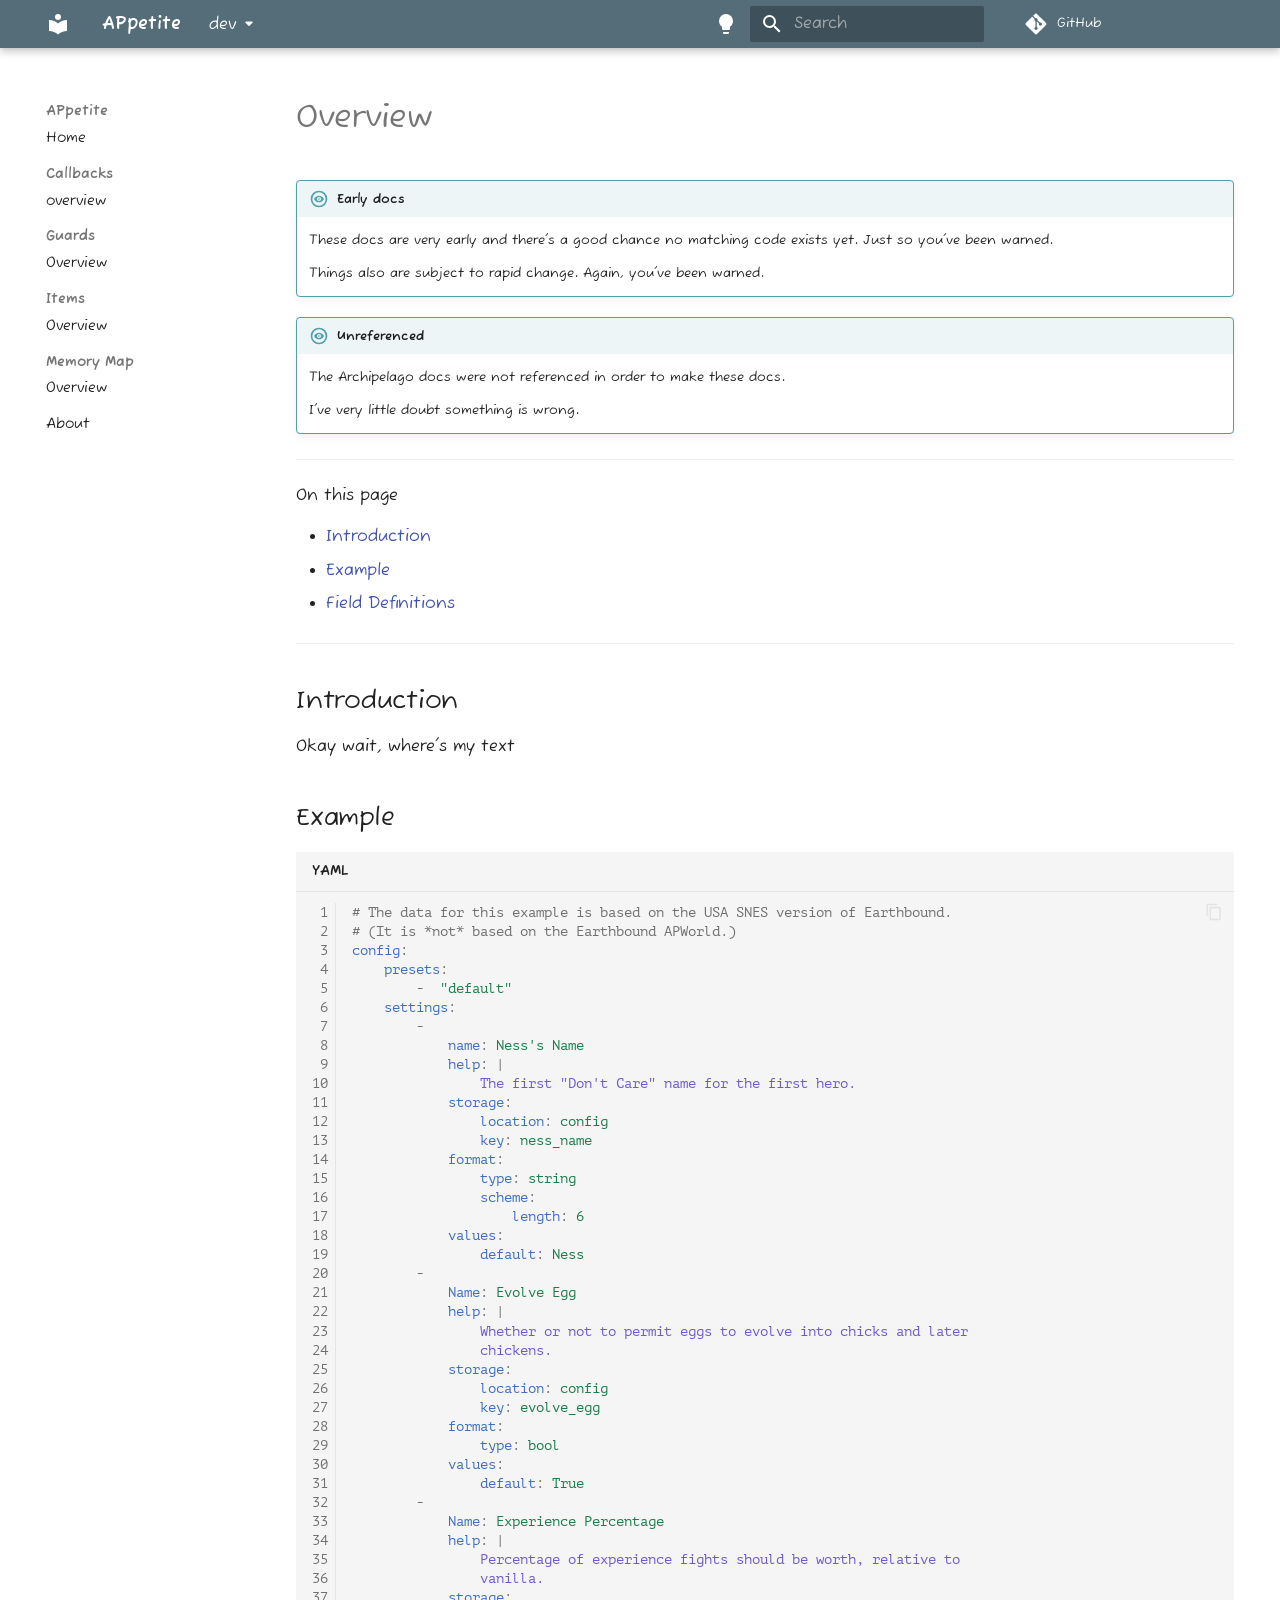
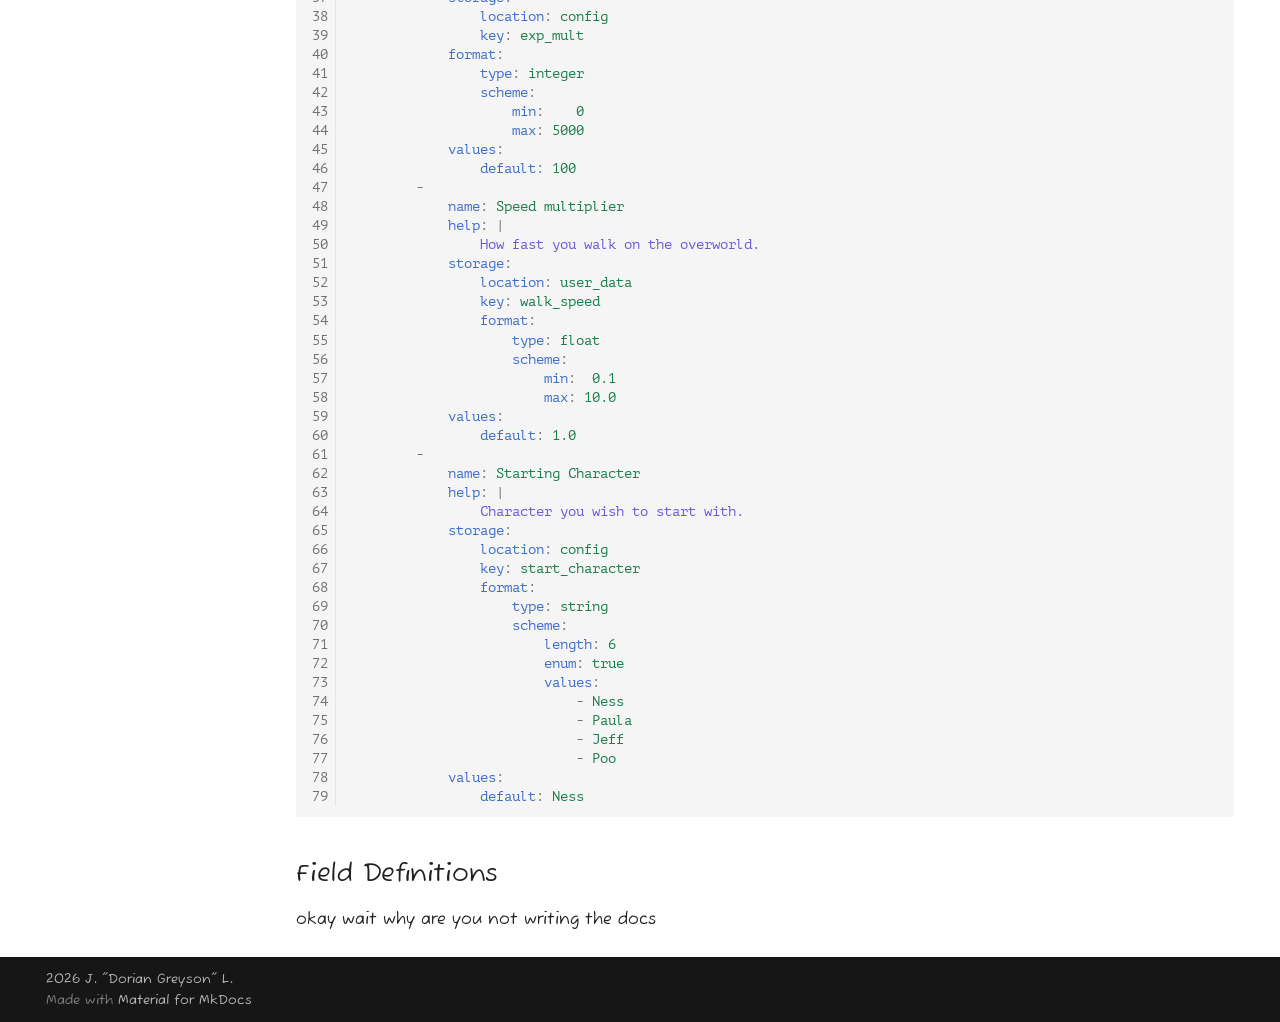
<file: dev/config/overview/index.html>
<!doctype html>
<html lang="en" class="no-js">
  <head>
    
      <meta charset="utf-8">
      <meta name="viewport" content="width=device-width,initial-scale=1">
      
        <meta name="description" content="Docs for APpetite">
      
      
        <meta name="author" content="J. "Dorian Greyson" L.">
      
      
      
      
      
        
      
      
      <link rel="icon" href="../../assets/images/favicon.png">
      <meta name="generator" content="mkdocs-1.6.1, mkdocs-material-9.7.6">
    
    
      
        <title>Overview - APpetite</title>
      
    
    
      <link rel="stylesheet" href="../../assets/stylesheets/main.484c7ddc.min.css">
      
        
        <link rel="stylesheet" href="../../assets/stylesheets/palette.ab4e12ef.min.css">
      
      


    
    
      
    
    
      
        
        
        
        <link rel="stylesheet" href="../../assets/external/fonts.googleapis.com/css.9d12b39d.css">
        <style>:root{--md-text-font:"Fuzzy Bubbles";--md-code-font:"PT Mono"}</style>
      
    
    
      <link rel="stylesheet" href="../../assets/_mkdocstrings.css">
    
      <link rel="stylesheet" href="../../stylesheets/extra.css">
    
    <script>__md_scope=new URL("../..",location),__md_hash=e=>[...e].reduce(((e,_)=>(e<<5)-e+_.charCodeAt(0)),0),__md_get=(e,_=localStorage,t=__md_scope)=>JSON.parse(_.getItem(t.pathname+"."+e)),__md_set=(e,_,t=localStorage,a=__md_scope)=>{try{t.setItem(a.pathname+"."+e,JSON.stringify(_))}catch(e){}}</script>
    
      

    
    
  </head>
  
  
    
    
      
    
    
    
    
    <body dir="ltr" data-md-color-scheme="default" data-md-color-primary="blue-grey" data-md-color-accent="deep-purple">
  
    
    <input class="md-toggle" data-md-toggle="drawer" type="checkbox" id="__drawer" autocomplete="off">
    <input class="md-toggle" data-md-toggle="search" type="checkbox" id="__search" autocomplete="off">
    <label class="md-overlay" for="__drawer"></label>
    <div data-md-component="skip">
      
        
        <a href="#introduction" class="md-skip">
          Skip to content
        </a>
      
    </div>
    <div data-md-component="announce">
      
    </div>
    
      <div data-md-color-scheme="default" data-md-component="outdated" hidden>
        
      </div>
    
    
      

  

<header class="md-header md-header--shadow" data-md-component="header">
  <nav class="md-header__inner md-grid" aria-label="Header">
    <a href="../.." title="APpetite" class="md-header__button md-logo" aria-label="APpetite" data-md-component="logo">
      
  
  <svg xmlns="http://www.w3.org/2000/svg" viewBox="0 0 24 24"><path d="M12 8a3 3 0 0 0 3-3 3 3 0 0 0-3-3 3 3 0 0 0-3 3 3 3 0 0 0 3 3m0 3.54C9.64 9.35 6.5 8 3 8v11c3.5 0 6.64 1.35 9 3.54 2.36-2.19 5.5-3.54 9-3.54V8c-3.5 0-6.64 1.35-9 3.54"/></svg>

    </a>
    <label class="md-header__button md-icon" for="__drawer">
      
      <svg xmlns="http://www.w3.org/2000/svg" viewBox="0 0 24 24"><path d="M3 6h18v2H3zm0 5h18v2H3zm0 5h18v2H3z"/></svg>
    </label>
    <div class="md-header__title" data-md-component="header-title">
      <div class="md-header__ellipsis">
        <div class="md-header__topic">
          <span class="md-ellipsis">
            APpetite
          </span>
        </div>
        <div class="md-header__topic" data-md-component="header-topic">
          <span class="md-ellipsis">
            
              Overview
            
          </span>
        </div>
      </div>
    </div>
    
      
        <form class="md-header__option" data-md-component="palette">
  
    
    
    
    <input class="md-option" data-md-color-media="(prefers-color-scheme: light)" data-md-color-scheme="default" data-md-color-primary="blue-grey" data-md-color-accent="deep-purple"  aria-label="turn off the lights"  type="radio" name="__palette" id="__palette_0">
    
      <label class="md-header__button md-icon" title="turn off the lights" for="__palette_1" hidden>
        <svg xmlns="http://www.w3.org/2000/svg" viewBox="0 0 24 24"><path d="M12 2a7 7 0 0 0-7 7c0 2.38 1.19 4.47 3 5.74V17a1 1 0 0 0 1 1h6a1 1 0 0 0 1-1v-2.26c1.81-1.27 3-3.36 3-5.74a7 7 0 0 0-7-7M9 21a1 1 0 0 0 1 1h4a1 1 0 0 0 1-1v-1H9z"/></svg>
      </label>
    
  
    
    
    
    <input class="md-option" data-md-color-media="(prefers-color-scheme: dark)" data-md-color-scheme="slate" data-md-color-primary="black" data-md-color-accent="blue"  aria-label="turn on the lights"  type="radio" name="__palette" id="__palette_1">
    
      <label class="md-header__button md-icon" title="turn on the lights" for="__palette_0" hidden>
        <svg xmlns="http://www.w3.org/2000/svg" viewBox="0 0 24 24"><path d="M12 2a7 7 0 0 1 7 7c0 2.38-1.19 4.47-3 5.74V17a1 1 0 0 1-1 1H9a1 1 0 0 1-1-1v-2.26C6.19 13.47 5 11.38 5 9a7 7 0 0 1 7-7M9 21v-1h6v1a1 1 0 0 1-1 1h-4a1 1 0 0 1-1-1m3-17a5 5 0 0 0-5 5c0 2.05 1.23 3.81 3 4.58V16h4v-2.42c1.77-.77 3-2.53 3-4.58a5 5 0 0 0-5-5"/></svg>
      </label>
    
  
</form>
      
    
    
      <script>var palette=__md_get("__palette");if(palette&&palette.color){if("(prefers-color-scheme)"===palette.color.media){var media=matchMedia("(prefers-color-scheme: light)"),input=document.querySelector(media.matches?"[data-md-color-media='(prefers-color-scheme: light)']":"[data-md-color-media='(prefers-color-scheme: dark)']");palette.color.media=input.getAttribute("data-md-color-media"),palette.color.scheme=input.getAttribute("data-md-color-scheme"),palette.color.primary=input.getAttribute("data-md-color-primary"),palette.color.accent=input.getAttribute("data-md-color-accent")}for(var[key,value]of Object.entries(palette.color))document.body.setAttribute("data-md-color-"+key,value)}</script>
    
    
    
      
      
        <label class="md-header__button md-icon" for="__search">
          
          <svg xmlns="http://www.w3.org/2000/svg" viewBox="0 0 24 24"><path d="M9.5 3A6.5 6.5 0 0 1 16 9.5c0 1.61-.59 3.09-1.56 4.23l.27.27h.79l5 5-1.5 1.5-5-5v-.79l-.27-.27A6.52 6.52 0 0 1 9.5 16 6.5 6.5 0 0 1 3 9.5 6.5 6.5 0 0 1 9.5 3m0 2C7 5 5 7 5 9.5S7 14 9.5 14 14 12 14 9.5 12 5 9.5 5"/></svg>
        </label>
        <div class="md-search" data-md-component="search" role="dialog">
  <label class="md-search__overlay" for="__search"></label>
  <div class="md-search__inner" role="search">
    <form class="md-search__form" name="search">
      <input type="text" class="md-search__input" name="query" aria-label="Search" placeholder="Search" autocapitalize="off" autocorrect="off" autocomplete="off" spellcheck="false" data-md-component="search-query" required>
      <label class="md-search__icon md-icon" for="__search">
        
        <svg xmlns="http://www.w3.org/2000/svg" viewBox="0 0 24 24"><path d="M9.5 3A6.5 6.5 0 0 1 16 9.5c0 1.61-.59 3.09-1.56 4.23l.27.27h.79l5 5-1.5 1.5-5-5v-.79l-.27-.27A6.52 6.52 0 0 1 9.5 16 6.5 6.5 0 0 1 3 9.5 6.5 6.5 0 0 1 9.5 3m0 2C7 5 5 7 5 9.5S7 14 9.5 14 14 12 14 9.5 12 5 9.5 5"/></svg>
        
        <svg xmlns="http://www.w3.org/2000/svg" viewBox="0 0 24 24"><path d="M20 11v2H8l5.5 5.5-1.42 1.42L4.16 12l7.92-7.92L13.5 5.5 8 11z"/></svg>
      </label>
      <nav class="md-search__options" aria-label="Search">
        
        <button type="reset" class="md-search__icon md-icon" title="Clear" aria-label="Clear" tabindex="-1">
          
          <svg xmlns="http://www.w3.org/2000/svg" viewBox="0 0 24 24"><path d="M19 6.41 17.59 5 12 10.59 6.41 5 5 6.41 10.59 12 5 17.59 6.41 19 12 13.41 17.59 19 19 17.59 13.41 12z"/></svg>
        </button>
      </nav>
      
    </form>
    <div class="md-search__output">
      <div class="md-search__scrollwrap" tabindex="0" data-md-scrollfix>
        <div class="md-search-result" data-md-component="search-result">
          <div class="md-search-result__meta">
            Initializing search
          </div>
          <ol class="md-search-result__list" role="presentation"></ol>
        </div>
      </div>
    </div>
  </div>
</div>
      
    
    
      <div class="md-header__source">
        <a href="https://github.com/greysondn/appetite" title="Go to repository" class="md-source" data-md-component="source">
  <div class="md-source__icon md-icon">
    
    <svg xmlns="http://www.w3.org/2000/svg" viewBox="0 0 448 512"><!--! Font Awesome Free 7.1.0 by @fontawesome - https://fontawesome.com License - https://fontawesome.com/license/free (Icons: CC BY 4.0, Fonts: SIL OFL 1.1, Code: MIT License) Copyright 2025 Fonticons, Inc.--><path d="M439.6 236.1 244 40.5c-5.4-5.5-12.8-8.5-20.4-8.5s-15 3-20.4 8.4L162.5 81l51.5 51.5c27.1-9.1 52.7 16.8 43.4 43.7l49.7 49.7c34.2-11.8 61.2 31 35.5 56.7-26.5 26.5-70.2-2.9-56-37.3L240.3 199v121.9c25.3 12.5 22.3 41.8 9.1 55-6.4 6.4-15.2 10.1-24.3 10.1s-17.8-3.6-24.3-10.1c-17.6-17.6-11.1-46.9 11.2-56v-123c-20.8-8.5-24.6-30.7-18.6-45L142.6 101 8.5 235.1C3 240.6 0 247.9 0 255.5s3 15 8.5 20.4l195.6 195.7c5.4 5.4 12.7 8.4 20.4 8.4s15-3 20.4-8.4l194.7-194.7c5.4-5.4 8.4-12.8 8.4-20.4s-3-15-8.4-20.4"/></svg>
  </div>
  <div class="md-source__repository">
    GitHub
  </div>
</a>
      </div>
    
  </nav>
  
</header>
    
    <div class="md-container" data-md-component="container">
      
      
        
          
        
      
      <main class="md-main" data-md-component="main">
        <div class="md-main__inner md-grid">
          
            
              
              <div class="md-sidebar md-sidebar--primary" data-md-component="sidebar" data-md-type="navigation" >
                <div class="md-sidebar__scrollwrap">
                  <div class="md-sidebar__inner">
                    



  

<nav class="md-nav md-nav--primary md-nav--integrated" aria-label="Navigation" data-md-level="0">
  <label class="md-nav__title" for="__drawer">
    <a href="../.." title="APpetite" class="md-nav__button md-logo" aria-label="APpetite" data-md-component="logo">
      
  
  <svg xmlns="http://www.w3.org/2000/svg" viewBox="0 0 24 24"><path d="M12 8a3 3 0 0 0 3-3 3 3 0 0 0-3-3 3 3 0 0 0-3 3 3 3 0 0 0 3 3m0 3.54C9.64 9.35 6.5 8 3 8v11c3.5 0 6.64 1.35 9 3.54 2.36-2.19 5.5-3.54 9-3.54V8c-3.5 0-6.64 1.35-9 3.54"/></svg>

    </a>
    APpetite
  </label>
  
    <div class="md-nav__source">
      <a href="https://github.com/greysondn/appetite" title="Go to repository" class="md-source" data-md-component="source">
  <div class="md-source__icon md-icon">
    
    <svg xmlns="http://www.w3.org/2000/svg" viewBox="0 0 448 512"><!--! Font Awesome Free 7.1.0 by @fontawesome - https://fontawesome.com License - https://fontawesome.com/license/free (Icons: CC BY 4.0, Fonts: SIL OFL 1.1, Code: MIT License) Copyright 2025 Fonticons, Inc.--><path d="M439.6 236.1 244 40.5c-5.4-5.5-12.8-8.5-20.4-8.5s-15 3-20.4 8.4L162.5 81l51.5 51.5c27.1-9.1 52.7 16.8 43.4 43.7l49.7 49.7c34.2-11.8 61.2 31 35.5 56.7-26.5 26.5-70.2-2.9-56-37.3L240.3 199v121.9c25.3 12.5 22.3 41.8 9.1 55-6.4 6.4-15.2 10.1-24.3 10.1s-17.8-3.6-24.3-10.1c-17.6-17.6-11.1-46.9 11.2-56v-123c-20.8-8.5-24.6-30.7-18.6-45L142.6 101 8.5 235.1C3 240.6 0 247.9 0 255.5s3 15 8.5 20.4l195.6 195.7c5.4 5.4 12.7 8.4 20.4 8.4s15-3 20.4-8.4l194.7-194.7c5.4-5.4 8.4-12.8 8.4-20.4s-3-15-8.4-20.4"/></svg>
  </div>
  <div class="md-source__repository">
    GitHub
  </div>
</a>
    </div>
  
  <ul class="md-nav__list" data-md-scrollfix>
    
      
      
  
  
  
  
    <li class="md-nav__item">
      <a href="../.." class="md-nav__link">
        
  
  
  <span class="md-ellipsis">
    
  
    Home
  

    
  </span>
  
  

      </a>
    </li>
  

    
      
      
  
  
  
  
    
    
    
    
      
        
        
      
    
    
    <li class="md-nav__item md-nav__item--section md-nav__item--nested">
      
        
        
        <input class="md-nav__toggle md-toggle " type="checkbox" id="__nav_2" >
        
          
          <label class="md-nav__link" for="__nav_2" id="__nav_2_label" tabindex="">
            
  
  
  <span class="md-ellipsis">
    
  
    Callbacks
  

    
  </span>
  
  

            <span class="md-nav__icon md-icon"></span>
          </label>
        
        <nav class="md-nav" data-md-level="1" aria-labelledby="__nav_2_label" aria-expanded="false">
          <label class="md-nav__title" for="__nav_2">
            <span class="md-nav__icon md-icon"></span>
            
  
    Callbacks
  

          </label>
          <ul class="md-nav__list" data-md-scrollfix>
            
              
                
  
  
  
  
    <li class="md-nav__item">
      <a href="../../callbacks/overview/" class="md-nav__link">
        
  
  
  <span class="md-ellipsis">
    
  
    overview
  

    
  </span>
  
  

      </a>
    </li>
  

              
            
          </ul>
        </nav>
      
    </li>
  

    
      
      
  
  
  
  
    
    
    
    
      
        
        
      
    
    
    <li class="md-nav__item md-nav__item--section md-nav__item--nested">
      
        
        
        <input class="md-nav__toggle md-toggle " type="checkbox" id="__nav_3" >
        
          
          <label class="md-nav__link" for="__nav_3" id="__nav_3_label" tabindex="">
            
  
  
  <span class="md-ellipsis">
    
  
    Guards
  

    
  </span>
  
  

            <span class="md-nav__icon md-icon"></span>
          </label>
        
        <nav class="md-nav" data-md-level="1" aria-labelledby="__nav_3_label" aria-expanded="false">
          <label class="md-nav__title" for="__nav_3">
            <span class="md-nav__icon md-icon"></span>
            
  
    Guards
  

          </label>
          <ul class="md-nav__list" data-md-scrollfix>
            
              
                
  
  
  
  
    <li class="md-nav__item">
      <a href="../../guards/overview/" class="md-nav__link">
        
  
  
  <span class="md-ellipsis">
    
  
    Overview
  

    
  </span>
  
  

      </a>
    </li>
  

              
            
          </ul>
        </nav>
      
    </li>
  

    
      
      
  
  
  
  
    
    
    
    
      
        
        
      
    
    
    <li class="md-nav__item md-nav__item--section md-nav__item--nested">
      
        
        
        <input class="md-nav__toggle md-toggle " type="checkbox" id="__nav_4" >
        
          
          <label class="md-nav__link" for="__nav_4" id="__nav_4_label" tabindex="">
            
  
  
  <span class="md-ellipsis">
    
  
    Items
  

    
  </span>
  
  

            <span class="md-nav__icon md-icon"></span>
          </label>
        
        <nav class="md-nav" data-md-level="1" aria-labelledby="__nav_4_label" aria-expanded="false">
          <label class="md-nav__title" for="__nav_4">
            <span class="md-nav__icon md-icon"></span>
            
  
    Items
  

          </label>
          <ul class="md-nav__list" data-md-scrollfix>
            
              
                
  
  
  
  
    <li class="md-nav__item">
      <a href="../../items/overview/" class="md-nav__link">
        
  
  
  <span class="md-ellipsis">
    
  
    Overview
  

    
  </span>
  
  

      </a>
    </li>
  

              
            
          </ul>
        </nav>
      
    </li>
  

    
      
      
  
  
  
  
    
    
    
    
      
        
        
      
    
    
    <li class="md-nav__item md-nav__item--section md-nav__item--nested">
      
        
        
        <input class="md-nav__toggle md-toggle " type="checkbox" id="__nav_5" >
        
          
          <label class="md-nav__link" for="__nav_5" id="__nav_5_label" tabindex="">
            
  
  
  <span class="md-ellipsis">
    
  
    Memory Map
  

    
  </span>
  
  

            <span class="md-nav__icon md-icon"></span>
          </label>
        
        <nav class="md-nav" data-md-level="1" aria-labelledby="__nav_5_label" aria-expanded="false">
          <label class="md-nav__title" for="__nav_5">
            <span class="md-nav__icon md-icon"></span>
            
  
    Memory Map
  

          </label>
          <ul class="md-nav__list" data-md-scrollfix>
            
              
                
  
  
  
  
    <li class="md-nav__item">
      <a href="../../memory_map/overview/" class="md-nav__link">
        
  
  
  <span class="md-ellipsis">
    
  
    Overview
  

    
  </span>
  
  

      </a>
    </li>
  

              
            
          </ul>
        </nav>
      
    </li>
  

    
      
      
  
  
  
  
    <li class="md-nav__item">
      <a href="../../about/" class="md-nav__link">
        
  
  
  <span class="md-ellipsis">
    
  
    About
  

    
  </span>
  
  

      </a>
    </li>
  

    
  </ul>
</nav>
                  </div>
                </div>
              </div>
            
            
          
          
            <div class="md-content" data-md-component="content">
              
                



  


              
              <article class="md-content__inner md-typeset">
                
                  


  
  


  <h1>Overview</h1>

<div class="admonition greysondn">
<p class="admonition-title">Early docs</p>
<p>These docs are very early and there's a good chance no matching code exists
yet. Just so you've been warned.</p>
<p>Things also are subject to rapid change. Again, you've been warned.</p>
</div>
<div class="admonition greysondn">
<p class="admonition-title">Unreferenced</p>
<p>The Archipelago docs were not referenced in order to make these docs.</p>
<p>I've very little doubt something is wrong.</p>
</div>
<hr />
<div class="toc"><span class="toctitle">On this page</span><ul>
<li><a href="#introduction">Introduction</a></li>
<li><a href="#example">Example</a></li>
<li><a href="#field-definitions">Field Definitions</a></li>
</ul>
</div>
<hr />
<h2 id="introduction">Introduction<a class="headerlink" href="#introduction" title="Anchor link to this section for reference">&para;</a></h2>
<p>Okay wait, where's my text</p>
<h2 id="example">Example<a class="headerlink" href="#example" title="Anchor link to this section for reference">&para;</a></h2>
<div class="language-yaml highlight"><span class="filename">YAML</span><pre><span></span><code><span id="__span-0-1"><a id="__codelineno-0-1" name="__codelineno-0-1"></a><a href="#__codelineno-0-1"><span class="linenos" data-linenos=" 1 "></span></a><span class="c1"># The data for this example is based on the USA SNES version of Earthbound.</span>
</span><span id="__span-0-2"><a id="__codelineno-0-2" name="__codelineno-0-2"></a><a href="#__codelineno-0-2"><span class="linenos" data-linenos=" 2 "></span></a><span class="c1"># (It is *not* based on the Earthbound APWorld.)</span>
</span><span id="__span-0-3"><a id="__codelineno-0-3" name="__codelineno-0-3"></a><a href="#__codelineno-0-3"><span class="linenos" data-linenos=" 3 "></span></a><span class="nt">config</span><span class="p">:</span>
</span><span id="__span-0-4"><a id="__codelineno-0-4" name="__codelineno-0-4"></a><a href="#__codelineno-0-4"><span class="linenos" data-linenos=" 4 "></span></a><span class="w">    </span><span class="nt">presets</span><span class="p">:</span>
</span><span id="__span-0-5"><a id="__codelineno-0-5" name="__codelineno-0-5"></a><a href="#__codelineno-0-5"><span class="linenos" data-linenos=" 5 "></span></a><span class="w">        </span><span class="p p-Indicator">-</span><span class="w">  </span><span class="s">&quot;default&quot;</span>
</span><span id="__span-0-6"><a id="__codelineno-0-6" name="__codelineno-0-6"></a><a href="#__codelineno-0-6"><span class="linenos" data-linenos=" 6 "></span></a><span class="w">    </span><span class="nt">settings</span><span class="p">:</span>
</span><span id="__span-0-7"><a id="__codelineno-0-7" name="__codelineno-0-7"></a><a href="#__codelineno-0-7"><span class="linenos" data-linenos=" 7 "></span></a><span class="w">        </span><span class="p p-Indicator">-</span>
</span><span id="__span-0-8"><a id="__codelineno-0-8" name="__codelineno-0-8"></a><a href="#__codelineno-0-8"><span class="linenos" data-linenos=" 8 "></span></a><span class="w">            </span><span class="nt">name</span><span class="p">:</span><span class="w"> </span><span class="l l-Scalar l-Scalar-Plain">Ness&#39;s Name</span>
</span><span id="__span-0-9"><a id="__codelineno-0-9" name="__codelineno-0-9"></a><a href="#__codelineno-0-9"><span class="linenos" data-linenos=" 9 "></span></a><span class="w">            </span><span class="nt">help</span><span class="p">:</span><span class="w"> </span><span class="p p-Indicator">|</span>
</span><span id="__span-0-10"><a id="__codelineno-0-10" name="__codelineno-0-10"></a><a href="#__codelineno-0-10"><span class="linenos" data-linenos="10 "></span></a><span class="w">                </span><span class="no">The first &quot;Don&#39;t Care&quot; name for the first hero.</span>
</span><span id="__span-0-11"><a id="__codelineno-0-11" name="__codelineno-0-11"></a><a href="#__codelineno-0-11"><span class="linenos" data-linenos="11 "></span></a><span class="w">            </span><span class="nt">storage</span><span class="p">:</span>
</span><span id="__span-0-12"><a id="__codelineno-0-12" name="__codelineno-0-12"></a><a href="#__codelineno-0-12"><span class="linenos" data-linenos="12 "></span></a><span class="w">                </span><span class="nt">location</span><span class="p">:</span><span class="w"> </span><span class="l l-Scalar l-Scalar-Plain">config</span>
</span><span id="__span-0-13"><a id="__codelineno-0-13" name="__codelineno-0-13"></a><a href="#__codelineno-0-13"><span class="linenos" data-linenos="13 "></span></a><span class="w">                </span><span class="nt">key</span><span class="p">:</span><span class="w"> </span><span class="l l-Scalar l-Scalar-Plain">ness_name</span>
</span><span id="__span-0-14"><a id="__codelineno-0-14" name="__codelineno-0-14"></a><a href="#__codelineno-0-14"><span class="linenos" data-linenos="14 "></span></a><span class="w">            </span><span class="nt">format</span><span class="p">:</span>
</span><span id="__span-0-15"><a id="__codelineno-0-15" name="__codelineno-0-15"></a><a href="#__codelineno-0-15"><span class="linenos" data-linenos="15 "></span></a><span class="w">                </span><span class="nt">type</span><span class="p">:</span><span class="w"> </span><span class="l l-Scalar l-Scalar-Plain">string</span>
</span><span id="__span-0-16"><a id="__codelineno-0-16" name="__codelineno-0-16"></a><a href="#__codelineno-0-16"><span class="linenos" data-linenos="16 "></span></a><span class="w">                </span><span class="nt">scheme</span><span class="p">:</span>
</span><span id="__span-0-17"><a id="__codelineno-0-17" name="__codelineno-0-17"></a><a href="#__codelineno-0-17"><span class="linenos" data-linenos="17 "></span></a><span class="w">                    </span><span class="nt">length</span><span class="p">:</span><span class="w"> </span><span class="l l-Scalar l-Scalar-Plain">6</span>
</span><span id="__span-0-18"><a id="__codelineno-0-18" name="__codelineno-0-18"></a><a href="#__codelineno-0-18"><span class="linenos" data-linenos="18 "></span></a><span class="w">            </span><span class="nt">values</span><span class="p">:</span>
</span><span id="__span-0-19"><a id="__codelineno-0-19" name="__codelineno-0-19"></a><a href="#__codelineno-0-19"><span class="linenos" data-linenos="19 "></span></a><span class="w">                </span><span class="nt">default</span><span class="p">:</span><span class="w"> </span><span class="l l-Scalar l-Scalar-Plain">Ness</span>
</span><span id="__span-0-20"><a id="__codelineno-0-20" name="__codelineno-0-20"></a><a href="#__codelineno-0-20"><span class="linenos" data-linenos="20 "></span></a><span class="w">        </span><span class="p p-Indicator">-</span>
</span><span id="__span-0-21"><a id="__codelineno-0-21" name="__codelineno-0-21"></a><a href="#__codelineno-0-21"><span class="linenos" data-linenos="21 "></span></a><span class="w">            </span><span class="nt">Name</span><span class="p">:</span><span class="w"> </span><span class="l l-Scalar l-Scalar-Plain">Evolve Egg</span>
</span><span id="__span-0-22"><a id="__codelineno-0-22" name="__codelineno-0-22"></a><a href="#__codelineno-0-22"><span class="linenos" data-linenos="22 "></span></a><span class="w">            </span><span class="nt">help</span><span class="p">:</span><span class="w"> </span><span class="p p-Indicator">|</span>
</span><span id="__span-0-23"><a id="__codelineno-0-23" name="__codelineno-0-23"></a><a href="#__codelineno-0-23"><span class="linenos" data-linenos="23 "></span></a><span class="w">                </span><span class="no">Whether or not to permit eggs to evolve into chicks and later</span>
</span><span id="__span-0-24"><a id="__codelineno-0-24" name="__codelineno-0-24"></a><a href="#__codelineno-0-24"><span class="linenos" data-linenos="24 "></span></a><span class="w">                </span><span class="no">chickens.</span>
</span><span id="__span-0-25"><a id="__codelineno-0-25" name="__codelineno-0-25"></a><a href="#__codelineno-0-25"><span class="linenos" data-linenos="25 "></span></a><span class="w">            </span><span class="nt">storage</span><span class="p">:</span>
</span><span id="__span-0-26"><a id="__codelineno-0-26" name="__codelineno-0-26"></a><a href="#__codelineno-0-26"><span class="linenos" data-linenos="26 "></span></a><span class="w">                </span><span class="nt">location</span><span class="p">:</span><span class="w"> </span><span class="l l-Scalar l-Scalar-Plain">config</span>
</span><span id="__span-0-27"><a id="__codelineno-0-27" name="__codelineno-0-27"></a><a href="#__codelineno-0-27"><span class="linenos" data-linenos="27 "></span></a><span class="w">                </span><span class="nt">key</span><span class="p">:</span><span class="w"> </span><span class="l l-Scalar l-Scalar-Plain">evolve_egg</span>
</span><span id="__span-0-28"><a id="__codelineno-0-28" name="__codelineno-0-28"></a><a href="#__codelineno-0-28"><span class="linenos" data-linenos="28 "></span></a><span class="w">            </span><span class="nt">format</span><span class="p">:</span>
</span><span id="__span-0-29"><a id="__codelineno-0-29" name="__codelineno-0-29"></a><a href="#__codelineno-0-29"><span class="linenos" data-linenos="29 "></span></a><span class="w">                </span><span class="nt">type</span><span class="p">:</span><span class="w"> </span><span class="l l-Scalar l-Scalar-Plain">bool</span>
</span><span id="__span-0-30"><a id="__codelineno-0-30" name="__codelineno-0-30"></a><a href="#__codelineno-0-30"><span class="linenos" data-linenos="30 "></span></a><span class="w">            </span><span class="nt">values</span><span class="p">:</span>
</span><span id="__span-0-31"><a id="__codelineno-0-31" name="__codelineno-0-31"></a><a href="#__codelineno-0-31"><span class="linenos" data-linenos="31 "></span></a><span class="w">                </span><span class="nt">default</span><span class="p">:</span><span class="w"> </span><span class="l l-Scalar l-Scalar-Plain">True</span>
</span><span id="__span-0-32"><a id="__codelineno-0-32" name="__codelineno-0-32"></a><a href="#__codelineno-0-32"><span class="linenos" data-linenos="32 "></span></a><span class="w">        </span><span class="p p-Indicator">-</span>
</span><span id="__span-0-33"><a id="__codelineno-0-33" name="__codelineno-0-33"></a><a href="#__codelineno-0-33"><span class="linenos" data-linenos="33 "></span></a><span class="w">            </span><span class="nt">Name</span><span class="p">:</span><span class="w"> </span><span class="l l-Scalar l-Scalar-Plain">Experience Percentage</span>
</span><span id="__span-0-34"><a id="__codelineno-0-34" name="__codelineno-0-34"></a><a href="#__codelineno-0-34"><span class="linenos" data-linenos="34 "></span></a><span class="w">            </span><span class="nt">help</span><span class="p">:</span><span class="w"> </span><span class="p p-Indicator">|</span>
</span><span id="__span-0-35"><a id="__codelineno-0-35" name="__codelineno-0-35"></a><a href="#__codelineno-0-35"><span class="linenos" data-linenos="35 "></span></a><span class="w">                </span><span class="no">Percentage of experience fights should be worth, relative to</span>
</span><span id="__span-0-36"><a id="__codelineno-0-36" name="__codelineno-0-36"></a><a href="#__codelineno-0-36"><span class="linenos" data-linenos="36 "></span></a><span class="w">                </span><span class="no">vanilla.</span>
</span><span id="__span-0-37"><a id="__codelineno-0-37" name="__codelineno-0-37"></a><a href="#__codelineno-0-37"><span class="linenos" data-linenos="37 "></span></a><span class="w">            </span><span class="nt">storage</span><span class="p">:</span>
</span><span id="__span-0-38"><a id="__codelineno-0-38" name="__codelineno-0-38"></a><a href="#__codelineno-0-38"><span class="linenos" data-linenos="38 "></span></a><span class="w">                </span><span class="nt">location</span><span class="p">:</span><span class="w"> </span><span class="l l-Scalar l-Scalar-Plain">config</span>
</span><span id="__span-0-39"><a id="__codelineno-0-39" name="__codelineno-0-39"></a><a href="#__codelineno-0-39"><span class="linenos" data-linenos="39 "></span></a><span class="w">                </span><span class="nt">key</span><span class="p">:</span><span class="w"> </span><span class="l l-Scalar l-Scalar-Plain">exp_mult</span>
</span><span id="__span-0-40"><a id="__codelineno-0-40" name="__codelineno-0-40"></a><a href="#__codelineno-0-40"><span class="linenos" data-linenos="40 "></span></a><span class="w">            </span><span class="nt">format</span><span class="p">:</span>
</span><span id="__span-0-41"><a id="__codelineno-0-41" name="__codelineno-0-41"></a><a href="#__codelineno-0-41"><span class="linenos" data-linenos="41 "></span></a><span class="w">                </span><span class="nt">type</span><span class="p">:</span><span class="w"> </span><span class="l l-Scalar l-Scalar-Plain">integer</span>
</span><span id="__span-0-42"><a id="__codelineno-0-42" name="__codelineno-0-42"></a><a href="#__codelineno-0-42"><span class="linenos" data-linenos="42 "></span></a><span class="w">                </span><span class="nt">scheme</span><span class="p">:</span>
</span><span id="__span-0-43"><a id="__codelineno-0-43" name="__codelineno-0-43"></a><a href="#__codelineno-0-43"><span class="linenos" data-linenos="43 "></span></a><span class="w">                    </span><span class="nt">min</span><span class="p">:</span><span class="w">    </span><span class="l l-Scalar l-Scalar-Plain">0</span>
</span><span id="__span-0-44"><a id="__codelineno-0-44" name="__codelineno-0-44"></a><a href="#__codelineno-0-44"><span class="linenos" data-linenos="44 "></span></a><span class="w">                    </span><span class="nt">max</span><span class="p">:</span><span class="w"> </span><span class="l l-Scalar l-Scalar-Plain">5000</span>
</span><span id="__span-0-45"><a id="__codelineno-0-45" name="__codelineno-0-45"></a><a href="#__codelineno-0-45"><span class="linenos" data-linenos="45 "></span></a><span class="w">            </span><span class="nt">values</span><span class="p">:</span>
</span><span id="__span-0-46"><a id="__codelineno-0-46" name="__codelineno-0-46"></a><a href="#__codelineno-0-46"><span class="linenos" data-linenos="46 "></span></a><span class="w">                </span><span class="nt">default</span><span class="p">:</span><span class="w"> </span><span class="l l-Scalar l-Scalar-Plain">100</span>
</span><span id="__span-0-47"><a id="__codelineno-0-47" name="__codelineno-0-47"></a><a href="#__codelineno-0-47"><span class="linenos" data-linenos="47 "></span></a><span class="w">        </span><span class="p p-Indicator">-</span>
</span><span id="__span-0-48"><a id="__codelineno-0-48" name="__codelineno-0-48"></a><a href="#__codelineno-0-48"><span class="linenos" data-linenos="48 "></span></a><span class="w">            </span><span class="nt">name</span><span class="p">:</span><span class="w"> </span><span class="l l-Scalar l-Scalar-Plain">Speed multiplier</span>
</span><span id="__span-0-49"><a id="__codelineno-0-49" name="__codelineno-0-49"></a><a href="#__codelineno-0-49"><span class="linenos" data-linenos="49 "></span></a><span class="w">            </span><span class="nt">help</span><span class="p">:</span><span class="w"> </span><span class="p p-Indicator">|</span>
</span><span id="__span-0-50"><a id="__codelineno-0-50" name="__codelineno-0-50"></a><a href="#__codelineno-0-50"><span class="linenos" data-linenos="50 "></span></a><span class="w">                </span><span class="no">How fast you walk on the overworld.</span>
</span><span id="__span-0-51"><a id="__codelineno-0-51" name="__codelineno-0-51"></a><a href="#__codelineno-0-51"><span class="linenos" data-linenos="51 "></span></a><span class="w">            </span><span class="nt">storage</span><span class="p">:</span>
</span><span id="__span-0-52"><a id="__codelineno-0-52" name="__codelineno-0-52"></a><a href="#__codelineno-0-52"><span class="linenos" data-linenos="52 "></span></a><span class="w">                </span><span class="nt">location</span><span class="p">:</span><span class="w"> </span><span class="l l-Scalar l-Scalar-Plain">user_data</span>
</span><span id="__span-0-53"><a id="__codelineno-0-53" name="__codelineno-0-53"></a><a href="#__codelineno-0-53"><span class="linenos" data-linenos="53 "></span></a><span class="w">                </span><span class="nt">key</span><span class="p">:</span><span class="w"> </span><span class="l l-Scalar l-Scalar-Plain">walk_speed</span>
</span><span id="__span-0-54"><a id="__codelineno-0-54" name="__codelineno-0-54"></a><a href="#__codelineno-0-54"><span class="linenos" data-linenos="54 "></span></a><span class="w">                </span><span class="nt">format</span><span class="p">:</span>
</span><span id="__span-0-55"><a id="__codelineno-0-55" name="__codelineno-0-55"></a><a href="#__codelineno-0-55"><span class="linenos" data-linenos="55 "></span></a><span class="w">                    </span><span class="nt">type</span><span class="p">:</span><span class="w"> </span><span class="l l-Scalar l-Scalar-Plain">float</span>
</span><span id="__span-0-56"><a id="__codelineno-0-56" name="__codelineno-0-56"></a><a href="#__codelineno-0-56"><span class="linenos" data-linenos="56 "></span></a><span class="w">                    </span><span class="nt">scheme</span><span class="p">:</span>
</span><span id="__span-0-57"><a id="__codelineno-0-57" name="__codelineno-0-57"></a><a href="#__codelineno-0-57"><span class="linenos" data-linenos="57 "></span></a><span class="w">                        </span><span class="nt">min</span><span class="p">:</span><span class="w">  </span><span class="l l-Scalar l-Scalar-Plain">0.1</span>
</span><span id="__span-0-58"><a id="__codelineno-0-58" name="__codelineno-0-58"></a><a href="#__codelineno-0-58"><span class="linenos" data-linenos="58 "></span></a><span class="w">                        </span><span class="nt">max</span><span class="p">:</span><span class="w"> </span><span class="l l-Scalar l-Scalar-Plain">10.0</span>
</span><span id="__span-0-59"><a id="__codelineno-0-59" name="__codelineno-0-59"></a><a href="#__codelineno-0-59"><span class="linenos" data-linenos="59 "></span></a><span class="w">            </span><span class="nt">values</span><span class="p">:</span>
</span><span id="__span-0-60"><a id="__codelineno-0-60" name="__codelineno-0-60"></a><a href="#__codelineno-0-60"><span class="linenos" data-linenos="60 "></span></a><span class="w">                </span><span class="nt">default</span><span class="p">:</span><span class="w"> </span><span class="l l-Scalar l-Scalar-Plain">1.0</span>
</span><span id="__span-0-61"><a id="__codelineno-0-61" name="__codelineno-0-61"></a><a href="#__codelineno-0-61"><span class="linenos" data-linenos="61 "></span></a><span class="w">        </span><span class="p p-Indicator">-</span>
</span><span id="__span-0-62"><a id="__codelineno-0-62" name="__codelineno-0-62"></a><a href="#__codelineno-0-62"><span class="linenos" data-linenos="62 "></span></a><span class="w">            </span><span class="nt">name</span><span class="p">:</span><span class="w"> </span><span class="l l-Scalar l-Scalar-Plain">Starting Character</span>
</span><span id="__span-0-63"><a id="__codelineno-0-63" name="__codelineno-0-63"></a><a href="#__codelineno-0-63"><span class="linenos" data-linenos="63 "></span></a><span class="w">            </span><span class="nt">help</span><span class="p">:</span><span class="w"> </span><span class="p p-Indicator">|</span>
</span><span id="__span-0-64"><a id="__codelineno-0-64" name="__codelineno-0-64"></a><a href="#__codelineno-0-64"><span class="linenos" data-linenos="64 "></span></a><span class="w">                </span><span class="no">Character you wish to start with.</span>
</span><span id="__span-0-65"><a id="__codelineno-0-65" name="__codelineno-0-65"></a><a href="#__codelineno-0-65"><span class="linenos" data-linenos="65 "></span></a><span class="w">            </span><span class="nt">storage</span><span class="p">:</span>
</span><span id="__span-0-66"><a id="__codelineno-0-66" name="__codelineno-0-66"></a><a href="#__codelineno-0-66"><span class="linenos" data-linenos="66 "></span></a><span class="w">                </span><span class="nt">location</span><span class="p">:</span><span class="w"> </span><span class="l l-Scalar l-Scalar-Plain">config</span>
</span><span id="__span-0-67"><a id="__codelineno-0-67" name="__codelineno-0-67"></a><a href="#__codelineno-0-67"><span class="linenos" data-linenos="67 "></span></a><span class="w">                </span><span class="nt">key</span><span class="p">:</span><span class="w"> </span><span class="l l-Scalar l-Scalar-Plain">start_character</span>
</span><span id="__span-0-68"><a id="__codelineno-0-68" name="__codelineno-0-68"></a><a href="#__codelineno-0-68"><span class="linenos" data-linenos="68 "></span></a><span class="w">                </span><span class="nt">format</span><span class="p">:</span>
</span><span id="__span-0-69"><a id="__codelineno-0-69" name="__codelineno-0-69"></a><a href="#__codelineno-0-69"><span class="linenos" data-linenos="69 "></span></a><span class="w">                    </span><span class="nt">type</span><span class="p">:</span><span class="w"> </span><span class="l l-Scalar l-Scalar-Plain">string</span>
</span><span id="__span-0-70"><a id="__codelineno-0-70" name="__codelineno-0-70"></a><a href="#__codelineno-0-70"><span class="linenos" data-linenos="70 "></span></a><span class="w">                    </span><span class="nt">scheme</span><span class="p">:</span>
</span><span id="__span-0-71"><a id="__codelineno-0-71" name="__codelineno-0-71"></a><a href="#__codelineno-0-71"><span class="linenos" data-linenos="71 "></span></a><span class="w">                        </span><span class="nt">length</span><span class="p">:</span><span class="w"> </span><span class="l l-Scalar l-Scalar-Plain">6</span>
</span><span id="__span-0-72"><a id="__codelineno-0-72" name="__codelineno-0-72"></a><a href="#__codelineno-0-72"><span class="linenos" data-linenos="72 "></span></a><span class="w">                        </span><span class="nt">enum</span><span class="p">:</span><span class="w"> </span><span class="l l-Scalar l-Scalar-Plain">true</span>
</span><span id="__span-0-73"><a id="__codelineno-0-73" name="__codelineno-0-73"></a><a href="#__codelineno-0-73"><span class="linenos" data-linenos="73 "></span></a><span class="w">                        </span><span class="nt">values</span><span class="p">:</span>
</span><span id="__span-0-74"><a id="__codelineno-0-74" name="__codelineno-0-74"></a><a href="#__codelineno-0-74"><span class="linenos" data-linenos="74 "></span></a><span class="w">                            </span><span class="p p-Indicator">-</span><span class="w"> </span><span class="l l-Scalar l-Scalar-Plain">Ness</span>
</span><span id="__span-0-75"><a id="__codelineno-0-75" name="__codelineno-0-75"></a><a href="#__codelineno-0-75"><span class="linenos" data-linenos="75 "></span></a><span class="w">                            </span><span class="p p-Indicator">-</span><span class="w"> </span><span class="l l-Scalar l-Scalar-Plain">Paula</span>
</span><span id="__span-0-76"><a id="__codelineno-0-76" name="__codelineno-0-76"></a><a href="#__codelineno-0-76"><span class="linenos" data-linenos="76 "></span></a><span class="w">                            </span><span class="p p-Indicator">-</span><span class="w"> </span><span class="l l-Scalar l-Scalar-Plain">Jeff</span>
</span><span id="__span-0-77"><a id="__codelineno-0-77" name="__codelineno-0-77"></a><a href="#__codelineno-0-77"><span class="linenos" data-linenos="77 "></span></a><span class="w">                            </span><span class="p p-Indicator">-</span><span class="w"> </span><span class="l l-Scalar l-Scalar-Plain">Poo</span>
</span><span id="__span-0-78"><a id="__codelineno-0-78" name="__codelineno-0-78"></a><a href="#__codelineno-0-78"><span class="linenos" data-linenos="78 "></span></a><span class="w">            </span><span class="nt">values</span><span class="p">:</span>
</span><span id="__span-0-79"><a id="__codelineno-0-79" name="__codelineno-0-79"></a><a href="#__codelineno-0-79"><span class="linenos" data-linenos="79 "></span></a><span class="w">                </span><span class="nt">default</span><span class="p">:</span><span class="w"> </span><span class="l l-Scalar l-Scalar-Plain">Ness</span>
</span></code></pre></div>
<h2 id="field-definitions">Field Definitions<a class="headerlink" href="#field-definitions" title="Anchor link to this section for reference">&para;</a></h2>
<p>okay wait why are you not writing the docs</p>












                
              </article>
            </div>
          
          
<script>var target=document.getElementById(location.hash.slice(1));target&&target.name&&(target.checked=target.name.startsWith("__tabbed_"))</script>
        </div>
        
      </main>
      
        <footer class="md-footer">
  
  <div class="md-footer-meta md-typeset">
    <div class="md-footer-meta__inner md-grid">
      <div class="md-copyright">
  
    <div class="md-copyright__highlight">
      2026 J. "Dorian Greyson" L.
    </div>
  
  
    Made with
    <a href="https://squidfunk.github.io/mkdocs-material/" target="_blank" rel="noopener">
      Material for MkDocs
    </a>
  
</div>
      
    </div>
  </div>
</footer>
      
    </div>
    <div class="md-dialog" data-md-component="dialog">
      <div class="md-dialog__inner md-typeset"></div>
    </div>
    
      <div class="md-progress" data-md-component="progress" role="progressbar"></div>
    
    
    
      
      
      <script id="__config" type="application/json">{"annotate": null, "base": "../..", "features": ["content.code.annotate", "content.code.copy", "navigation.instant", "navigation.instant.progress", "navigation.path", "navigation.sections", "toc.follow", "toc.integrate"], "search": "../../assets/javascripts/workers/search.2c215733.min.js", "tags": null, "translations": {"clipboard.copied": "Copied to clipboard", "clipboard.copy": "Copy to clipboard", "search.result.more.one": "1 more on this page", "search.result.more.other": "# more on this page", "search.result.none": "No matching documents", "search.result.one": "1 matching document", "search.result.other": "# matching documents", "search.result.placeholder": "Type to start searching", "search.result.term.missing": "Missing", "select.version": "Select version"}, "version": {"provider": "mike"}}</script>
    
    
      <script src="../../assets/javascripts/bundle.79ae519e.min.js"></script>
      
        <script src="../../assets/external/unpkg.com/mermaid@11/dist/mermaid.min.js"></script>
      
    
  </body>
</html>
</file>
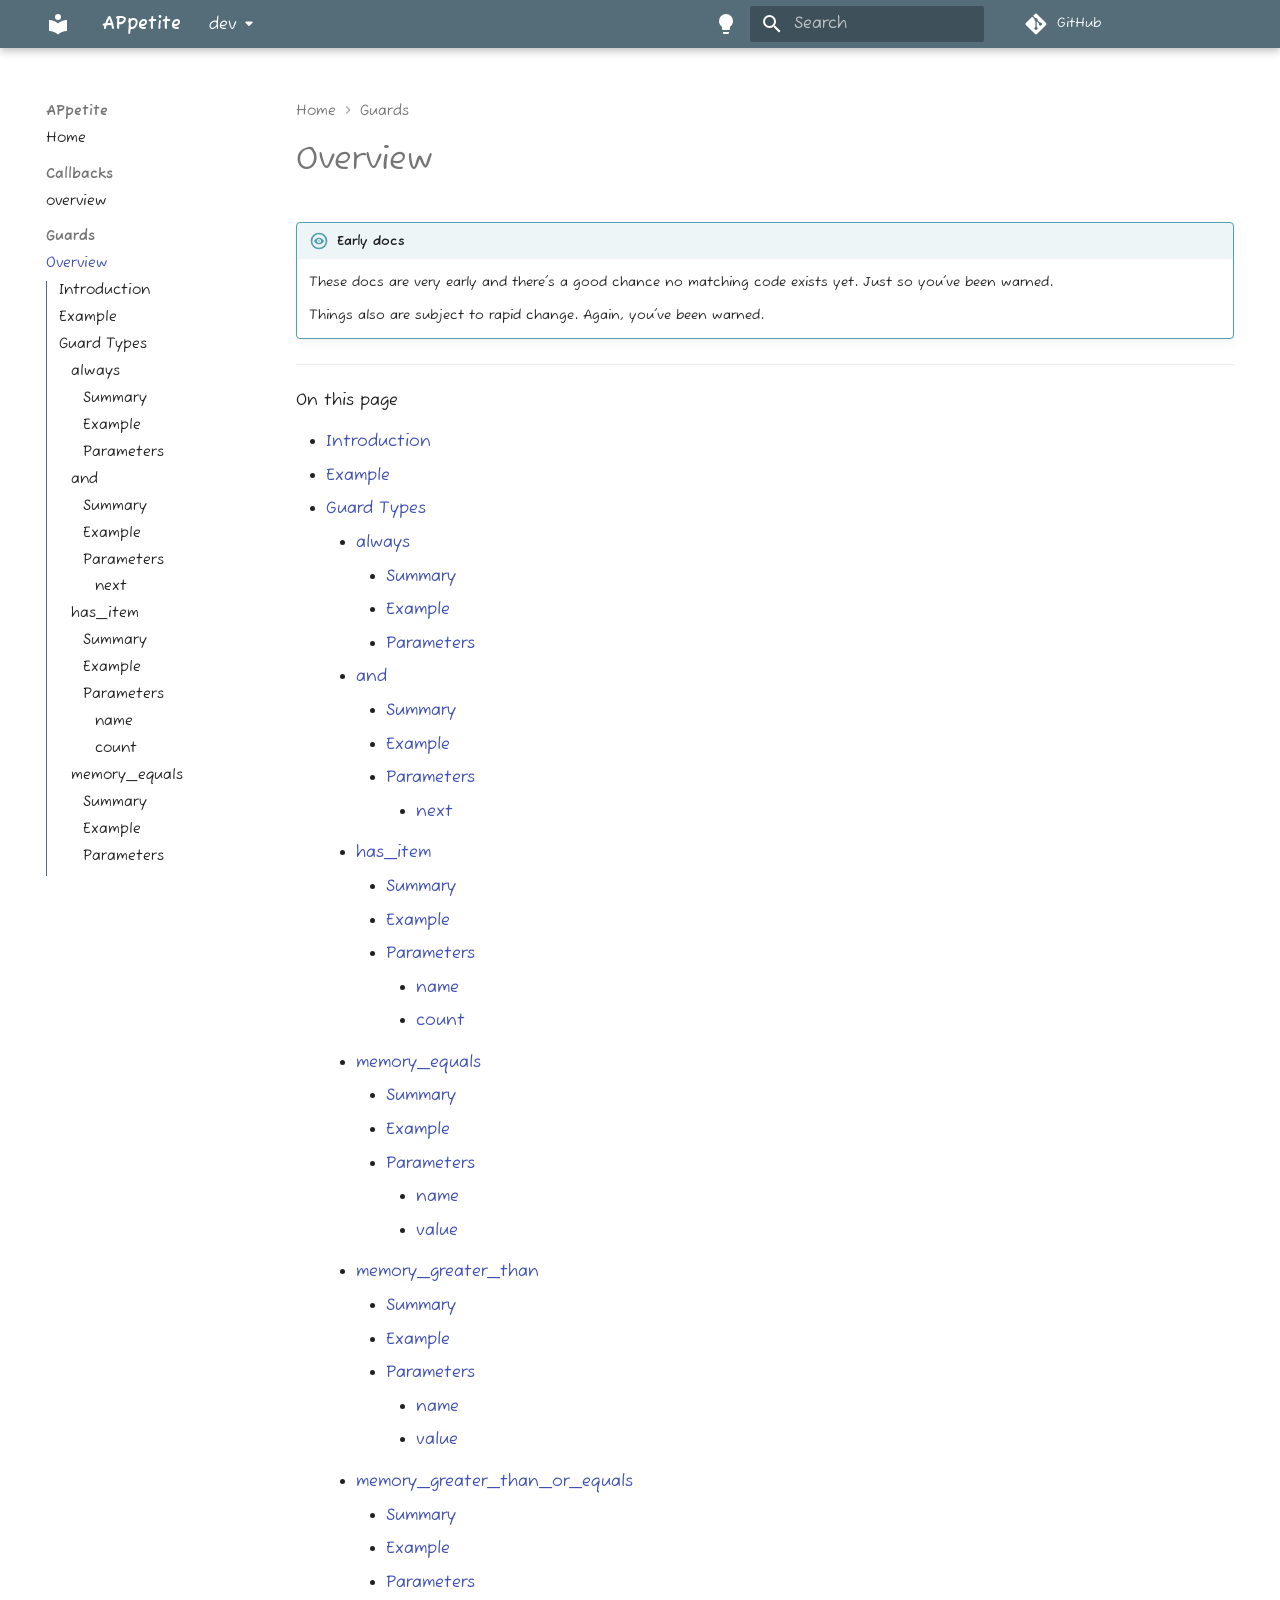
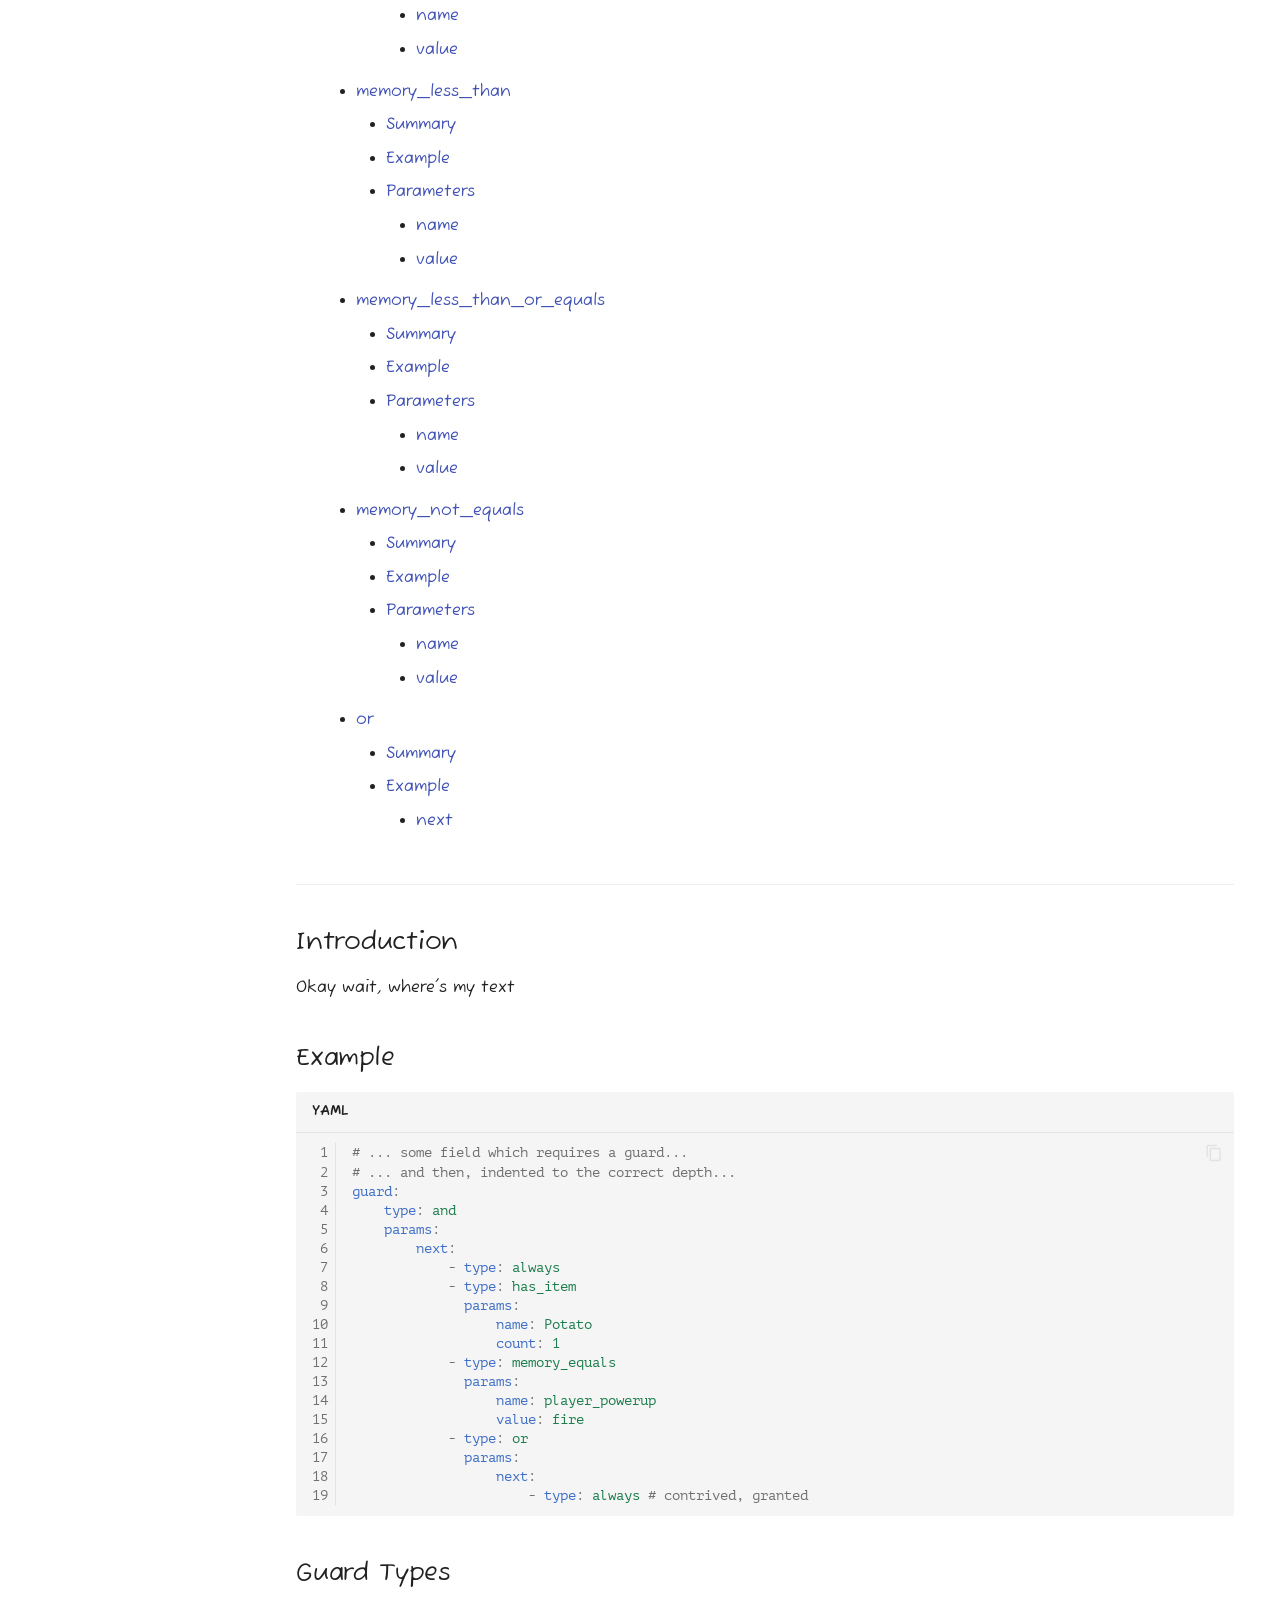
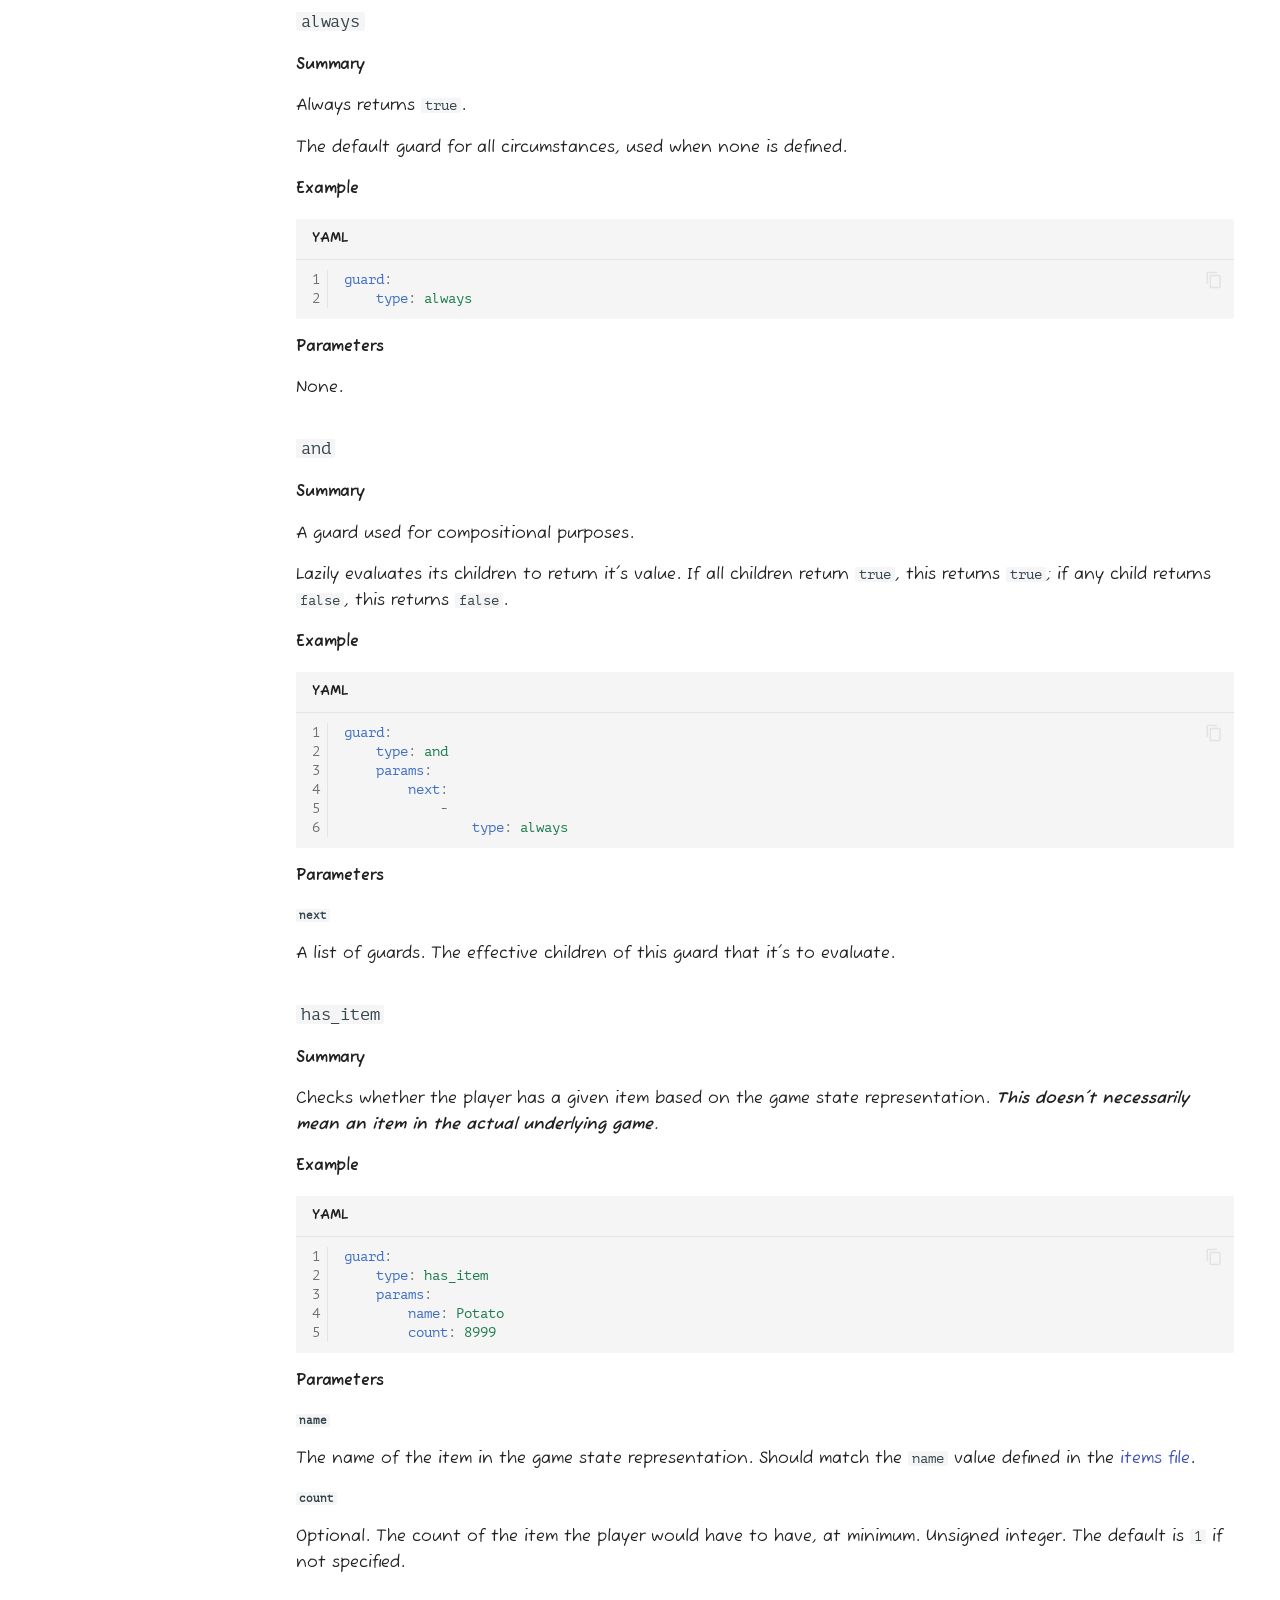
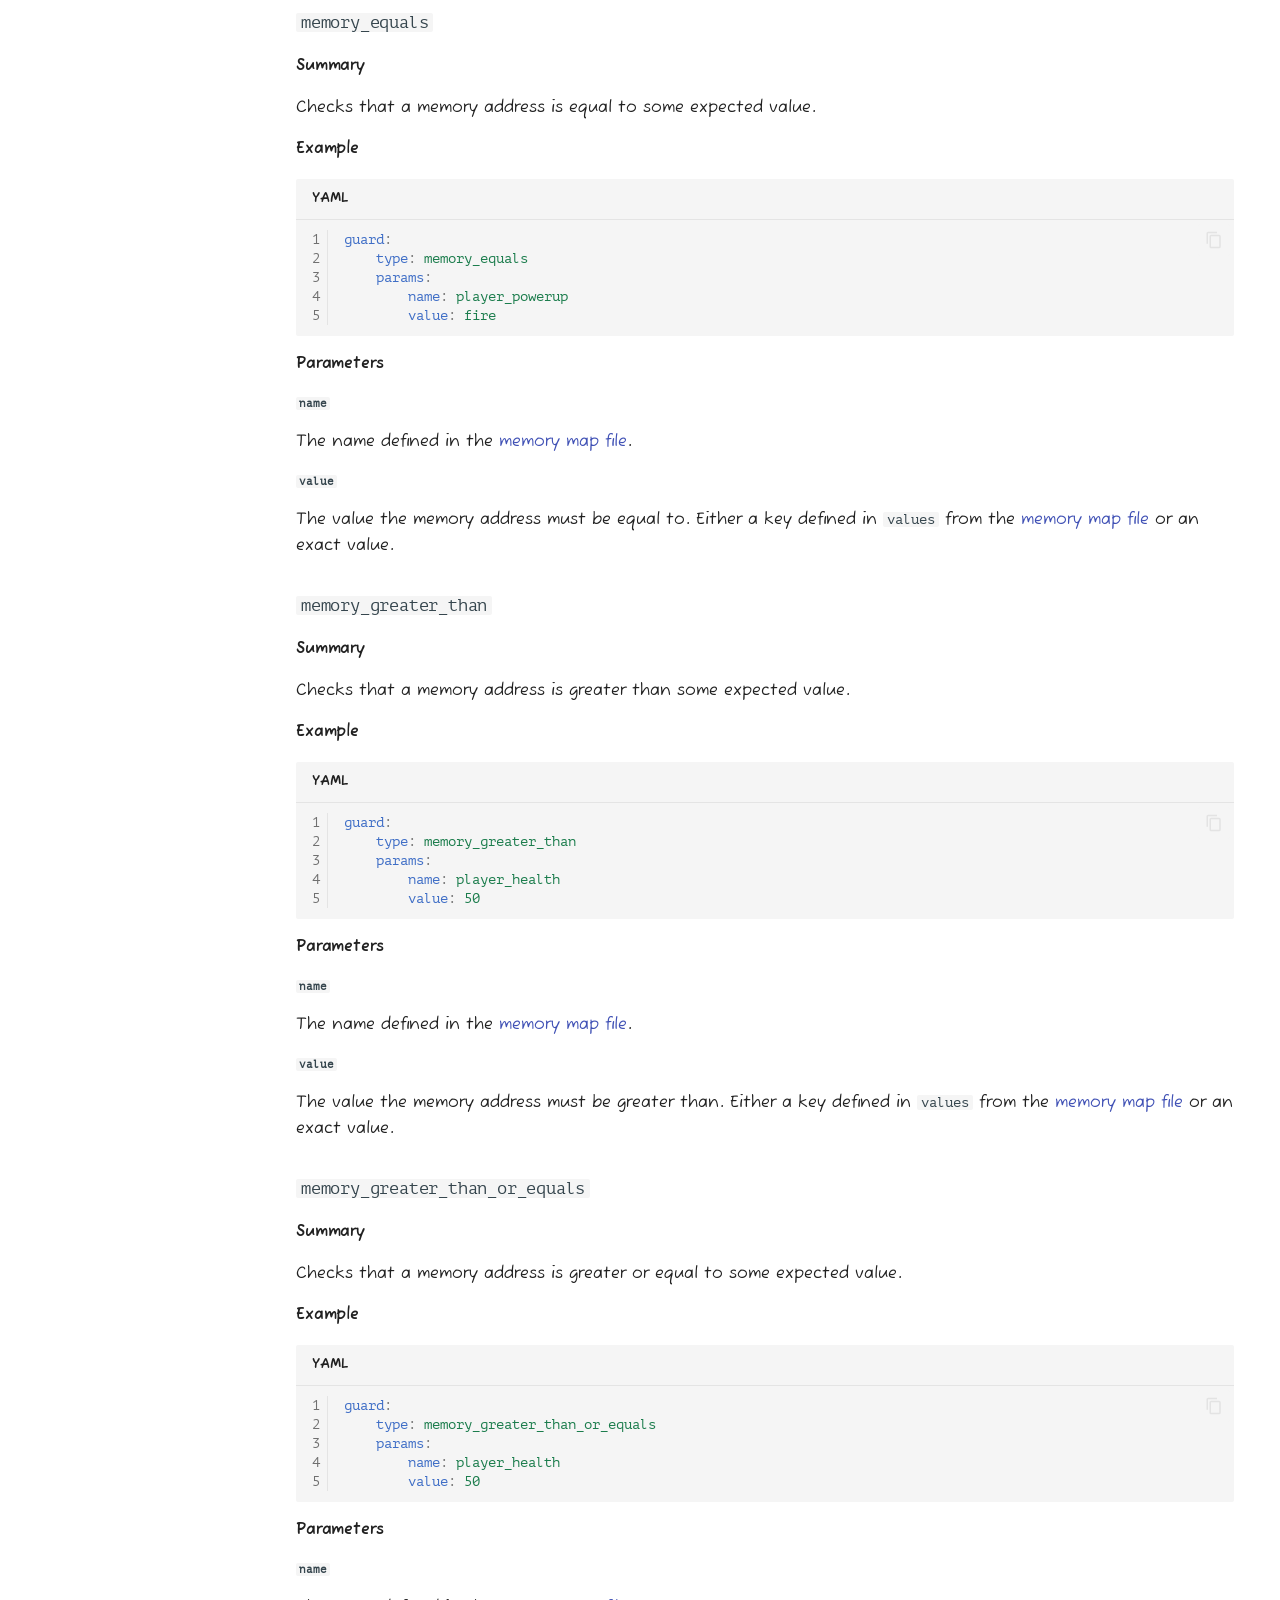
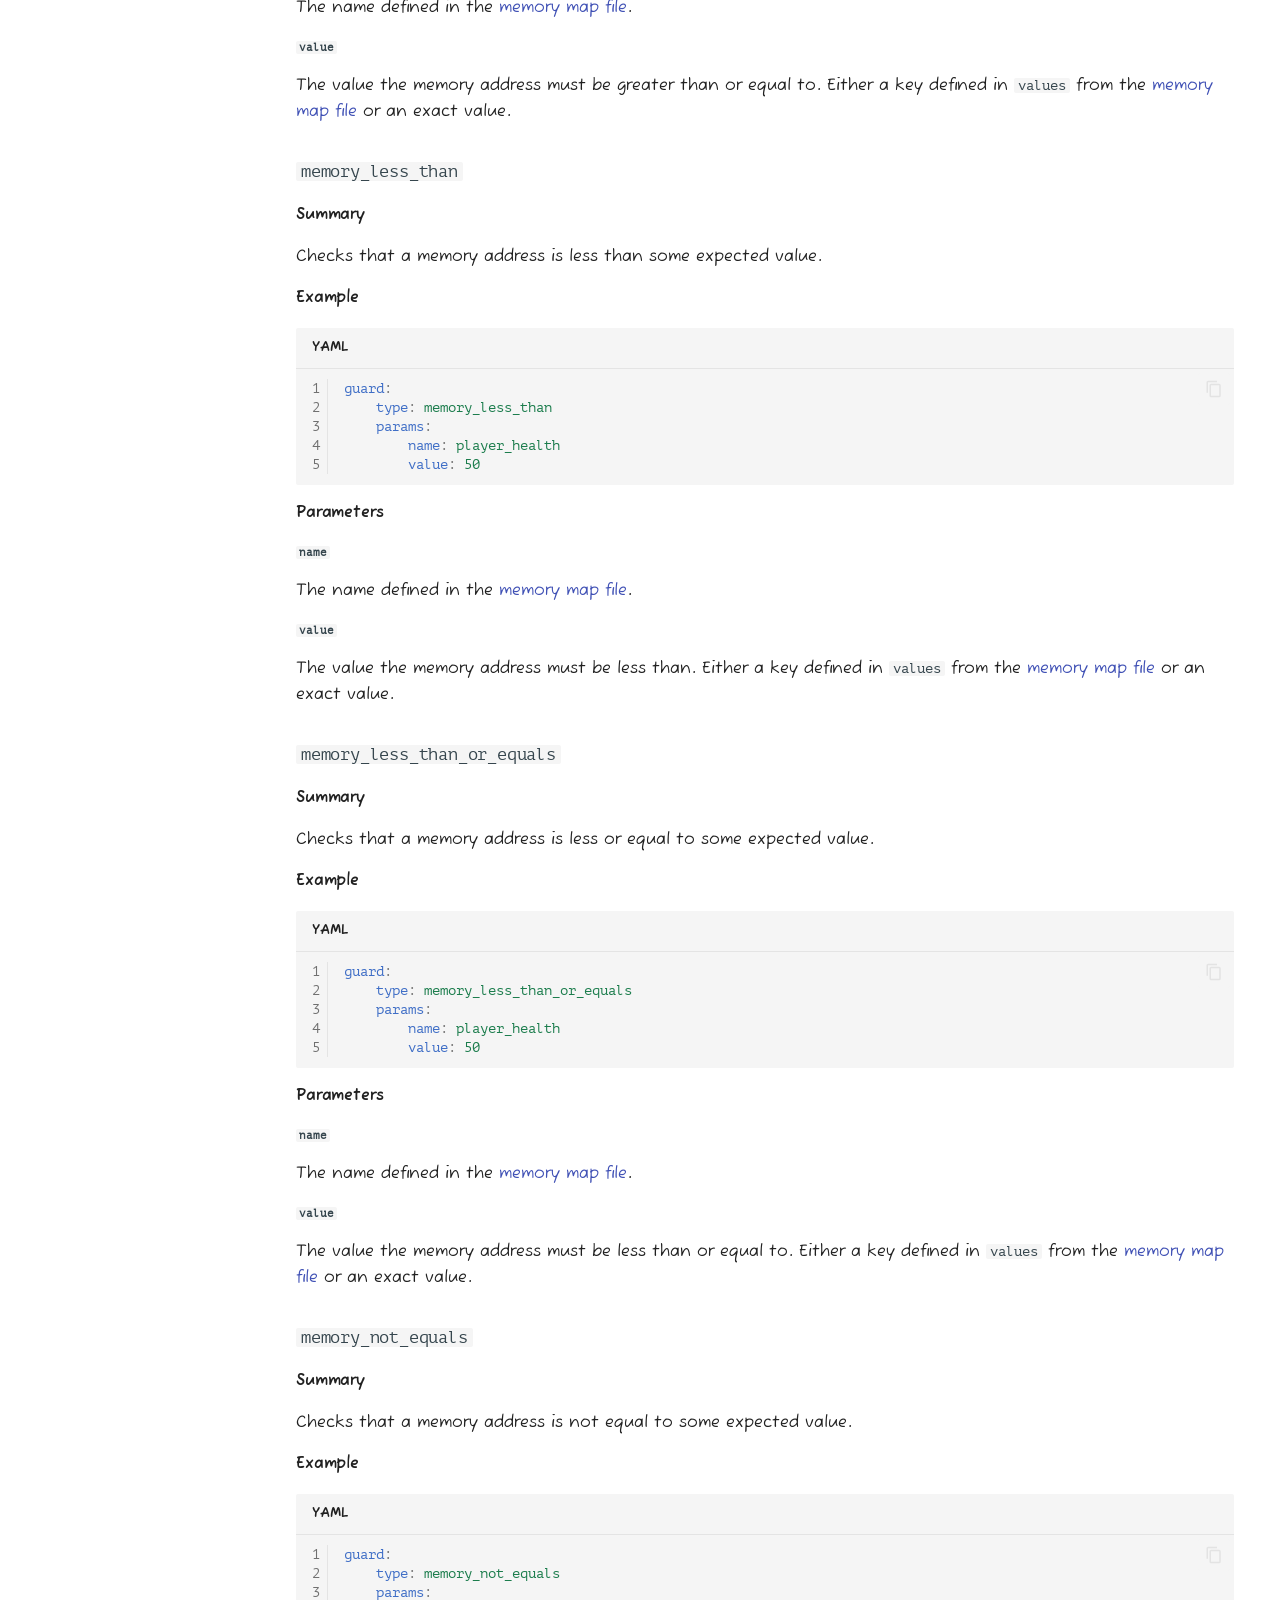
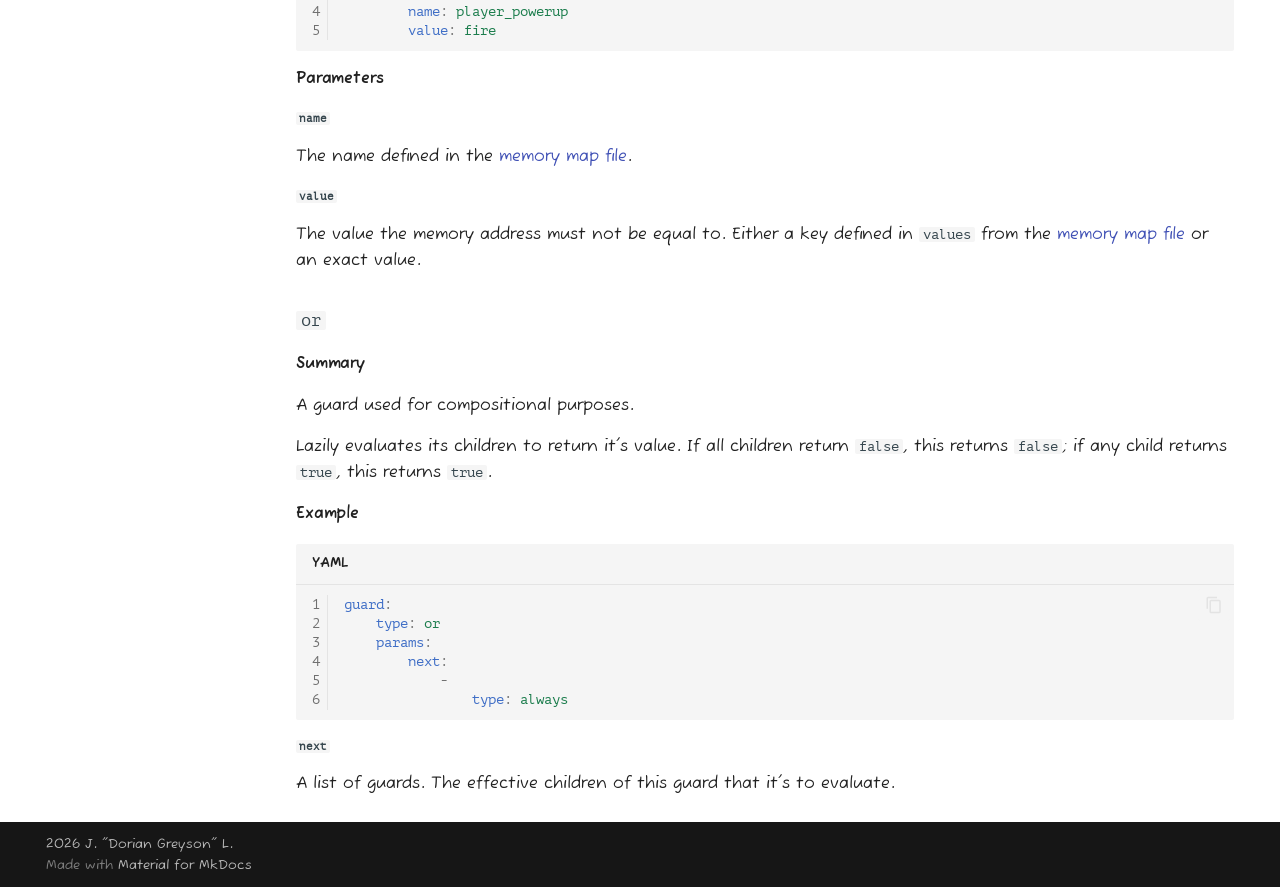
<file: dev/guards/overview/index.html>
<!doctype html>
<html lang="en" class="no-js">
  <head>
    
      <meta charset="utf-8">
      <meta name="viewport" content="width=device-width,initial-scale=1">
      
        <meta name="description" content="Docs for APpetite">
      
      
        <meta name="author" content="J. "Dorian Greyson" L.">
      
      
      
        <link rel="prev" href="../../callbacks/overview/">
      
      
        <link rel="next" href="../../items/overview/">
      
      
        
      
      
      <link rel="icon" href="../../assets/images/favicon.png">
      <meta name="generator" content="mkdocs-1.6.1, mkdocs-material-9.7.6">
    
    
      
        <title>Overview - APpetite</title>
      
    
    
      <link rel="stylesheet" href="../../assets/stylesheets/main.484c7ddc.min.css">
      
        
        <link rel="stylesheet" href="../../assets/stylesheets/palette.ab4e12ef.min.css">
      
      


    
    
      
    
    
      
        
        
        
        <link rel="stylesheet" href="../../assets/external/fonts.googleapis.com/css.9d12b39d.css">
        <style>:root{--md-text-font:"Fuzzy Bubbles";--md-code-font:"PT Mono"}</style>
      
    
    
      <link rel="stylesheet" href="../../assets/_mkdocstrings.css">
    
      <link rel="stylesheet" href="../../stylesheets/extra.css">
    
    <script>__md_scope=new URL("../..",location),__md_hash=e=>[...e].reduce(((e,_)=>(e<<5)-e+_.charCodeAt(0)),0),__md_get=(e,_=localStorage,t=__md_scope)=>JSON.parse(_.getItem(t.pathname+"."+e)),__md_set=(e,_,t=localStorage,a=__md_scope)=>{try{t.setItem(a.pathname+"."+e,JSON.stringify(_))}catch(e){}}</script>
    
      

    
    
  </head>
  
  
    
    
      
    
    
    
    
    <body dir="ltr" data-md-color-scheme="default" data-md-color-primary="blue-grey" data-md-color-accent="deep-purple">
  
    
    <input class="md-toggle" data-md-toggle="drawer" type="checkbox" id="__drawer" autocomplete="off">
    <input class="md-toggle" data-md-toggle="search" type="checkbox" id="__search" autocomplete="off">
    <label class="md-overlay" for="__drawer"></label>
    <div data-md-component="skip">
      
        
        <a href="#introduction" class="md-skip">
          Skip to content
        </a>
      
    </div>
    <div data-md-component="announce">
      
    </div>
    
      <div data-md-color-scheme="default" data-md-component="outdated" hidden>
        
      </div>
    
    
      

  

<header class="md-header md-header--shadow" data-md-component="header">
  <nav class="md-header__inner md-grid" aria-label="Header">
    <a href="../.." title="APpetite" class="md-header__button md-logo" aria-label="APpetite" data-md-component="logo">
      
  
  <svg xmlns="http://www.w3.org/2000/svg" viewBox="0 0 24 24"><path d="M12 8a3 3 0 0 0 3-3 3 3 0 0 0-3-3 3 3 0 0 0-3 3 3 3 0 0 0 3 3m0 3.54C9.64 9.35 6.5 8 3 8v11c3.5 0 6.64 1.35 9 3.54 2.36-2.19 5.5-3.54 9-3.54V8c-3.5 0-6.64 1.35-9 3.54"/></svg>

    </a>
    <label class="md-header__button md-icon" for="__drawer">
      
      <svg xmlns="http://www.w3.org/2000/svg" viewBox="0 0 24 24"><path d="M3 6h18v2H3zm0 5h18v2H3zm0 5h18v2H3z"/></svg>
    </label>
    <div class="md-header__title" data-md-component="header-title">
      <div class="md-header__ellipsis">
        <div class="md-header__topic">
          <span class="md-ellipsis">
            APpetite
          </span>
        </div>
        <div class="md-header__topic" data-md-component="header-topic">
          <span class="md-ellipsis">
            
              Overview
            
          </span>
        </div>
      </div>
    </div>
    
      
        <form class="md-header__option" data-md-component="palette">
  
    
    
    
    <input class="md-option" data-md-color-media="(prefers-color-scheme: light)" data-md-color-scheme="default" data-md-color-primary="blue-grey" data-md-color-accent="deep-purple"  aria-label="turn off the lights"  type="radio" name="__palette" id="__palette_0">
    
      <label class="md-header__button md-icon" title="turn off the lights" for="__palette_1" hidden>
        <svg xmlns="http://www.w3.org/2000/svg" viewBox="0 0 24 24"><path d="M12 2a7 7 0 0 0-7 7c0 2.38 1.19 4.47 3 5.74V17a1 1 0 0 0 1 1h6a1 1 0 0 0 1-1v-2.26c1.81-1.27 3-3.36 3-5.74a7 7 0 0 0-7-7M9 21a1 1 0 0 0 1 1h4a1 1 0 0 0 1-1v-1H9z"/></svg>
      </label>
    
  
    
    
    
    <input class="md-option" data-md-color-media="(prefers-color-scheme: dark)" data-md-color-scheme="slate" data-md-color-primary="black" data-md-color-accent="blue"  aria-label="turn on the lights"  type="radio" name="__palette" id="__palette_1">
    
      <label class="md-header__button md-icon" title="turn on the lights" for="__palette_0" hidden>
        <svg xmlns="http://www.w3.org/2000/svg" viewBox="0 0 24 24"><path d="M12 2a7 7 0 0 1 7 7c0 2.38-1.19 4.47-3 5.74V17a1 1 0 0 1-1 1H9a1 1 0 0 1-1-1v-2.26C6.19 13.47 5 11.38 5 9a7 7 0 0 1 7-7M9 21v-1h6v1a1 1 0 0 1-1 1h-4a1 1 0 0 1-1-1m3-17a5 5 0 0 0-5 5c0 2.05 1.23 3.81 3 4.58V16h4v-2.42c1.77-.77 3-2.53 3-4.58a5 5 0 0 0-5-5"/></svg>
      </label>
    
  
</form>
      
    
    
      <script>var palette=__md_get("__palette");if(palette&&palette.color){if("(prefers-color-scheme)"===palette.color.media){var media=matchMedia("(prefers-color-scheme: light)"),input=document.querySelector(media.matches?"[data-md-color-media='(prefers-color-scheme: light)']":"[data-md-color-media='(prefers-color-scheme: dark)']");palette.color.media=input.getAttribute("data-md-color-media"),palette.color.scheme=input.getAttribute("data-md-color-scheme"),palette.color.primary=input.getAttribute("data-md-color-primary"),palette.color.accent=input.getAttribute("data-md-color-accent")}for(var[key,value]of Object.entries(palette.color))document.body.setAttribute("data-md-color-"+key,value)}</script>
    
    
    
      
      
        <label class="md-header__button md-icon" for="__search">
          
          <svg xmlns="http://www.w3.org/2000/svg" viewBox="0 0 24 24"><path d="M9.5 3A6.5 6.5 0 0 1 16 9.5c0 1.61-.59 3.09-1.56 4.23l.27.27h.79l5 5-1.5 1.5-5-5v-.79l-.27-.27A6.52 6.52 0 0 1 9.5 16 6.5 6.5 0 0 1 3 9.5 6.5 6.5 0 0 1 9.5 3m0 2C7 5 5 7 5 9.5S7 14 9.5 14 14 12 14 9.5 12 5 9.5 5"/></svg>
        </label>
        <div class="md-search" data-md-component="search" role="dialog">
  <label class="md-search__overlay" for="__search"></label>
  <div class="md-search__inner" role="search">
    <form class="md-search__form" name="search">
      <input type="text" class="md-search__input" name="query" aria-label="Search" placeholder="Search" autocapitalize="off" autocorrect="off" autocomplete="off" spellcheck="false" data-md-component="search-query" required>
      <label class="md-search__icon md-icon" for="__search">
        
        <svg xmlns="http://www.w3.org/2000/svg" viewBox="0 0 24 24"><path d="M9.5 3A6.5 6.5 0 0 1 16 9.5c0 1.61-.59 3.09-1.56 4.23l.27.27h.79l5 5-1.5 1.5-5-5v-.79l-.27-.27A6.52 6.52 0 0 1 9.5 16 6.5 6.5 0 0 1 3 9.5 6.5 6.5 0 0 1 9.5 3m0 2C7 5 5 7 5 9.5S7 14 9.5 14 14 12 14 9.5 12 5 9.5 5"/></svg>
        
        <svg xmlns="http://www.w3.org/2000/svg" viewBox="0 0 24 24"><path d="M20 11v2H8l5.5 5.5-1.42 1.42L4.16 12l7.92-7.92L13.5 5.5 8 11z"/></svg>
      </label>
      <nav class="md-search__options" aria-label="Search">
        
        <button type="reset" class="md-search__icon md-icon" title="Clear" aria-label="Clear" tabindex="-1">
          
          <svg xmlns="http://www.w3.org/2000/svg" viewBox="0 0 24 24"><path d="M19 6.41 17.59 5 12 10.59 6.41 5 5 6.41 10.59 12 5 17.59 6.41 19 12 13.41 17.59 19 19 17.59 13.41 12z"/></svg>
        </button>
      </nav>
      
    </form>
    <div class="md-search__output">
      <div class="md-search__scrollwrap" tabindex="0" data-md-scrollfix>
        <div class="md-search-result" data-md-component="search-result">
          <div class="md-search-result__meta">
            Initializing search
          </div>
          <ol class="md-search-result__list" role="presentation"></ol>
        </div>
      </div>
    </div>
  </div>
</div>
      
    
    
      <div class="md-header__source">
        <a href="https://github.com/greysondn/appetite" title="Go to repository" class="md-source" data-md-component="source">
  <div class="md-source__icon md-icon">
    
    <svg xmlns="http://www.w3.org/2000/svg" viewBox="0 0 448 512"><!--! Font Awesome Free 7.1.0 by @fontawesome - https://fontawesome.com License - https://fontawesome.com/license/free (Icons: CC BY 4.0, Fonts: SIL OFL 1.1, Code: MIT License) Copyright 2025 Fonticons, Inc.--><path d="M439.6 236.1 244 40.5c-5.4-5.5-12.8-8.5-20.4-8.5s-15 3-20.4 8.4L162.5 81l51.5 51.5c27.1-9.1 52.7 16.8 43.4 43.7l49.7 49.7c34.2-11.8 61.2 31 35.5 56.7-26.5 26.5-70.2-2.9-56-37.3L240.3 199v121.9c25.3 12.5 22.3 41.8 9.1 55-6.4 6.4-15.2 10.1-24.3 10.1s-17.8-3.6-24.3-10.1c-17.6-17.6-11.1-46.9 11.2-56v-123c-20.8-8.5-24.6-30.7-18.6-45L142.6 101 8.5 235.1C3 240.6 0 247.9 0 255.5s3 15 8.5 20.4l195.6 195.7c5.4 5.4 12.7 8.4 20.4 8.4s15-3 20.4-8.4l194.7-194.7c5.4-5.4 8.4-12.8 8.4-20.4s-3-15-8.4-20.4"/></svg>
  </div>
  <div class="md-source__repository">
    GitHub
  </div>
</a>
      </div>
    
  </nav>
  
</header>
    
    <div class="md-container" data-md-component="container">
      
      
        
          
        
      
      <main class="md-main" data-md-component="main">
        <div class="md-main__inner md-grid">
          
            
              
              <div class="md-sidebar md-sidebar--primary" data-md-component="sidebar" data-md-type="navigation" >
                <div class="md-sidebar__scrollwrap">
                  <div class="md-sidebar__inner">
                    



  

<nav class="md-nav md-nav--primary md-nav--integrated" aria-label="Navigation" data-md-level="0">
  <label class="md-nav__title" for="__drawer">
    <a href="../.." title="APpetite" class="md-nav__button md-logo" aria-label="APpetite" data-md-component="logo">
      
  
  <svg xmlns="http://www.w3.org/2000/svg" viewBox="0 0 24 24"><path d="M12 8a3 3 0 0 0 3-3 3 3 0 0 0-3-3 3 3 0 0 0-3 3 3 3 0 0 0 3 3m0 3.54C9.64 9.35 6.5 8 3 8v11c3.5 0 6.64 1.35 9 3.54 2.36-2.19 5.5-3.54 9-3.54V8c-3.5 0-6.64 1.35-9 3.54"/></svg>

    </a>
    APpetite
  </label>
  
    <div class="md-nav__source">
      <a href="https://github.com/greysondn/appetite" title="Go to repository" class="md-source" data-md-component="source">
  <div class="md-source__icon md-icon">
    
    <svg xmlns="http://www.w3.org/2000/svg" viewBox="0 0 448 512"><!--! Font Awesome Free 7.1.0 by @fontawesome - https://fontawesome.com License - https://fontawesome.com/license/free (Icons: CC BY 4.0, Fonts: SIL OFL 1.1, Code: MIT License) Copyright 2025 Fonticons, Inc.--><path d="M439.6 236.1 244 40.5c-5.4-5.5-12.8-8.5-20.4-8.5s-15 3-20.4 8.4L162.5 81l51.5 51.5c27.1-9.1 52.7 16.8 43.4 43.7l49.7 49.7c34.2-11.8 61.2 31 35.5 56.7-26.5 26.5-70.2-2.9-56-37.3L240.3 199v121.9c25.3 12.5 22.3 41.8 9.1 55-6.4 6.4-15.2 10.1-24.3 10.1s-17.8-3.6-24.3-10.1c-17.6-17.6-11.1-46.9 11.2-56v-123c-20.8-8.5-24.6-30.7-18.6-45L142.6 101 8.5 235.1C3 240.6 0 247.9 0 255.5s3 15 8.5 20.4l195.6 195.7c5.4 5.4 12.7 8.4 20.4 8.4s15-3 20.4-8.4l194.7-194.7c5.4-5.4 8.4-12.8 8.4-20.4s-3-15-8.4-20.4"/></svg>
  </div>
  <div class="md-source__repository">
    GitHub
  </div>
</a>
    </div>
  
  <ul class="md-nav__list" data-md-scrollfix>
    
      
      
  
  
  
  
    <li class="md-nav__item">
      <a href="../.." class="md-nav__link">
        
  
  
  <span class="md-ellipsis">
    
  
    Home
  

    
  </span>
  
  

      </a>
    </li>
  

    
      
      
  
  
  
  
    
    
    
    
      
        
        
      
    
    
    <li class="md-nav__item md-nav__item--section md-nav__item--nested">
      
        
        
        <input class="md-nav__toggle md-toggle " type="checkbox" id="__nav_2" >
        
          
          <label class="md-nav__link" for="__nav_2" id="__nav_2_label" tabindex="">
            
  
  
  <span class="md-ellipsis">
    
  
    Callbacks
  

    
  </span>
  
  

            <span class="md-nav__icon md-icon"></span>
          </label>
        
        <nav class="md-nav" data-md-level="1" aria-labelledby="__nav_2_label" aria-expanded="false">
          <label class="md-nav__title" for="__nav_2">
            <span class="md-nav__icon md-icon"></span>
            
  
    Callbacks
  

          </label>
          <ul class="md-nav__list" data-md-scrollfix>
            
              
                
  
  
  
  
    <li class="md-nav__item">
      <a href="../../callbacks/overview/" class="md-nav__link">
        
  
  
  <span class="md-ellipsis">
    
  
    overview
  

    
  </span>
  
  

      </a>
    </li>
  

              
            
          </ul>
        </nav>
      
    </li>
  

    
      
      
  
  
    
  
  
  
    
    
    
    
      
        
        
      
    
    
    <li class="md-nav__item md-nav__item--active md-nav__item--section md-nav__item--nested">
      
        
        
        <input class="md-nav__toggle md-toggle " type="checkbox" id="__nav_3" checked>
        
          
          <label class="md-nav__link" for="__nav_3" id="__nav_3_label" tabindex="">
            
  
  
  <span class="md-ellipsis">
    
  
    Guards
  

    
  </span>
  
  

            <span class="md-nav__icon md-icon"></span>
          </label>
        
        <nav class="md-nav" data-md-level="1" aria-labelledby="__nav_3_label" aria-expanded="true">
          <label class="md-nav__title" for="__nav_3">
            <span class="md-nav__icon md-icon"></span>
            
  
    Guards
  

          </label>
          <ul class="md-nav__list" data-md-scrollfix>
            
              
                
  
  
    
  
  
  
    <li class="md-nav__item md-nav__item--active">
      
      <input class="md-nav__toggle md-toggle" type="checkbox" id="__toc">
      
      
      
        <label class="md-nav__link md-nav__link--active" for="__toc">
          
  
  
  <span class="md-ellipsis">
    
  
    Overview
  

    
  </span>
  
  

          <span class="md-nav__icon md-icon"></span>
        </label>
      
      <a href="./" class="md-nav__link md-nav__link--active">
        
  
  
  <span class="md-ellipsis">
    
  
    Overview
  

    
  </span>
  
  

      </a>
      
        

  

<nav class="md-nav md-nav--secondary" aria-label="On this page">
  
  
  
  
    <label class="md-nav__title" for="__toc">
      <span class="md-nav__icon md-icon"></span>
      On this page
    </label>
    <ul class="md-nav__list" data-md-component="toc" data-md-scrollfix>
      
        <li class="md-nav__item">
  <a href="#introduction" class="md-nav__link">
    <span class="md-ellipsis">
      
        Introduction
      
    </span>
  </a>
  
</li>
      
        <li class="md-nav__item">
  <a href="#example" class="md-nav__link">
    <span class="md-ellipsis">
      
        Example
      
    </span>
  </a>
  
</li>
      
        <li class="md-nav__item">
  <a href="#guard-types" class="md-nav__link">
    <span class="md-ellipsis">
      
        Guard Types
      
    </span>
  </a>
  
    <nav class="md-nav" aria-label="Guard Types">
      <ul class="md-nav__list">
        
          <li class="md-nav__item">
  <a href="#always" class="md-nav__link">
    <span class="md-ellipsis">
      
        always
      
    </span>
  </a>
  
    <nav class="md-nav" aria-label="always">
      <ul class="md-nav__list">
        
          <li class="md-nav__item">
  <a href="#summary" class="md-nav__link">
    <span class="md-ellipsis">
      
        Summary
      
    </span>
  </a>
  
</li>
        
          <li class="md-nav__item">
  <a href="#example_1" class="md-nav__link">
    <span class="md-ellipsis">
      
        Example
      
    </span>
  </a>
  
</li>
        
          <li class="md-nav__item">
  <a href="#parameters" class="md-nav__link">
    <span class="md-ellipsis">
      
        Parameters
      
    </span>
  </a>
  
</li>
        
      </ul>
    </nav>
  
</li>
        
          <li class="md-nav__item">
  <a href="#and" class="md-nav__link">
    <span class="md-ellipsis">
      
        and
      
    </span>
  </a>
  
    <nav class="md-nav" aria-label="and">
      <ul class="md-nav__list">
        
          <li class="md-nav__item">
  <a href="#summary_1" class="md-nav__link">
    <span class="md-ellipsis">
      
        Summary
      
    </span>
  </a>
  
</li>
        
          <li class="md-nav__item">
  <a href="#example_2" class="md-nav__link">
    <span class="md-ellipsis">
      
        Example
      
    </span>
  </a>
  
</li>
        
          <li class="md-nav__item">
  <a href="#parameters_1" class="md-nav__link">
    <span class="md-ellipsis">
      
        Parameters
      
    </span>
  </a>
  
    <nav class="md-nav" aria-label="Parameters">
      <ul class="md-nav__list">
        
          <li class="md-nav__item">
  <a href="#next" class="md-nav__link">
    <span class="md-ellipsis">
      
        next
      
    </span>
  </a>
  
</li>
        
      </ul>
    </nav>
  
</li>
        
      </ul>
    </nav>
  
</li>
        
          <li class="md-nav__item">
  <a href="#has_item" class="md-nav__link">
    <span class="md-ellipsis">
      
        has_item
      
    </span>
  </a>
  
    <nav class="md-nav" aria-label="has_item">
      <ul class="md-nav__list">
        
          <li class="md-nav__item">
  <a href="#summary_2" class="md-nav__link">
    <span class="md-ellipsis">
      
        Summary
      
    </span>
  </a>
  
</li>
        
          <li class="md-nav__item">
  <a href="#example_3" class="md-nav__link">
    <span class="md-ellipsis">
      
        Example
      
    </span>
  </a>
  
</li>
        
          <li class="md-nav__item">
  <a href="#parameters_2" class="md-nav__link">
    <span class="md-ellipsis">
      
        Parameters
      
    </span>
  </a>
  
    <nav class="md-nav" aria-label="Parameters">
      <ul class="md-nav__list">
        
          <li class="md-nav__item">
  <a href="#name" class="md-nav__link">
    <span class="md-ellipsis">
      
        name
      
    </span>
  </a>
  
</li>
        
          <li class="md-nav__item">
  <a href="#count" class="md-nav__link">
    <span class="md-ellipsis">
      
        count
      
    </span>
  </a>
  
</li>
        
      </ul>
    </nav>
  
</li>
        
      </ul>
    </nav>
  
</li>
        
          <li class="md-nav__item">
  <a href="#memory_equals" class="md-nav__link">
    <span class="md-ellipsis">
      
        memory_equals
      
    </span>
  </a>
  
    <nav class="md-nav" aria-label="memory_equals">
      <ul class="md-nav__list">
        
          <li class="md-nav__item">
  <a href="#summary_3" class="md-nav__link">
    <span class="md-ellipsis">
      
        Summary
      
    </span>
  </a>
  
</li>
        
          <li class="md-nav__item">
  <a href="#example_4" class="md-nav__link">
    <span class="md-ellipsis">
      
        Example
      
    </span>
  </a>
  
</li>
        
          <li class="md-nav__item">
  <a href="#parameters_3" class="md-nav__link">
    <span class="md-ellipsis">
      
        Parameters
      
    </span>
  </a>
  
    <nav class="md-nav" aria-label="Parameters">
      <ul class="md-nav__list">
        
          <li class="md-nav__item">
  <a href="#name_1" class="md-nav__link">
    <span class="md-ellipsis">
      
        name
      
    </span>
  </a>
  
</li>
        
          <li class="md-nav__item">
  <a href="#value" class="md-nav__link">
    <span class="md-ellipsis">
      
        value
      
    </span>
  </a>
  
</li>
        
      </ul>
    </nav>
  
</li>
        
      </ul>
    </nav>
  
</li>
        
          <li class="md-nav__item">
  <a href="#memory_greater_than" class="md-nav__link">
    <span class="md-ellipsis">
      
        memory_greater_than
      
    </span>
  </a>
  
    <nav class="md-nav" aria-label="memory_greater_than">
      <ul class="md-nav__list">
        
          <li class="md-nav__item">
  <a href="#summary_4" class="md-nav__link">
    <span class="md-ellipsis">
      
        Summary
      
    </span>
  </a>
  
</li>
        
          <li class="md-nav__item">
  <a href="#example_5" class="md-nav__link">
    <span class="md-ellipsis">
      
        Example
      
    </span>
  </a>
  
</li>
        
          <li class="md-nav__item">
  <a href="#parameters_4" class="md-nav__link">
    <span class="md-ellipsis">
      
        Parameters
      
    </span>
  </a>
  
    <nav class="md-nav" aria-label="Parameters">
      <ul class="md-nav__list">
        
          <li class="md-nav__item">
  <a href="#name_2" class="md-nav__link">
    <span class="md-ellipsis">
      
        name
      
    </span>
  </a>
  
</li>
        
          <li class="md-nav__item">
  <a href="#value_1" class="md-nav__link">
    <span class="md-ellipsis">
      
        value
      
    </span>
  </a>
  
</li>
        
      </ul>
    </nav>
  
</li>
        
      </ul>
    </nav>
  
</li>
        
          <li class="md-nav__item">
  <a href="#memory_greater_than_or_equals" class="md-nav__link">
    <span class="md-ellipsis">
      
        memory_greater_than_or_equals
      
    </span>
  </a>
  
    <nav class="md-nav" aria-label="memory_greater_than_or_equals">
      <ul class="md-nav__list">
        
          <li class="md-nav__item">
  <a href="#summary_5" class="md-nav__link">
    <span class="md-ellipsis">
      
        Summary
      
    </span>
  </a>
  
</li>
        
          <li class="md-nav__item">
  <a href="#example_6" class="md-nav__link">
    <span class="md-ellipsis">
      
        Example
      
    </span>
  </a>
  
</li>
        
          <li class="md-nav__item">
  <a href="#parameters_5" class="md-nav__link">
    <span class="md-ellipsis">
      
        Parameters
      
    </span>
  </a>
  
    <nav class="md-nav" aria-label="Parameters">
      <ul class="md-nav__list">
        
          <li class="md-nav__item">
  <a href="#name_3" class="md-nav__link">
    <span class="md-ellipsis">
      
        name
      
    </span>
  </a>
  
</li>
        
          <li class="md-nav__item">
  <a href="#value_2" class="md-nav__link">
    <span class="md-ellipsis">
      
        value
      
    </span>
  </a>
  
</li>
        
      </ul>
    </nav>
  
</li>
        
      </ul>
    </nav>
  
</li>
        
          <li class="md-nav__item">
  <a href="#memory_less_than" class="md-nav__link">
    <span class="md-ellipsis">
      
        memory_less_than
      
    </span>
  </a>
  
    <nav class="md-nav" aria-label="memory_less_than">
      <ul class="md-nav__list">
        
          <li class="md-nav__item">
  <a href="#summary_6" class="md-nav__link">
    <span class="md-ellipsis">
      
        Summary
      
    </span>
  </a>
  
</li>
        
          <li class="md-nav__item">
  <a href="#example_7" class="md-nav__link">
    <span class="md-ellipsis">
      
        Example
      
    </span>
  </a>
  
</li>
        
          <li class="md-nav__item">
  <a href="#parameters_6" class="md-nav__link">
    <span class="md-ellipsis">
      
        Parameters
      
    </span>
  </a>
  
    <nav class="md-nav" aria-label="Parameters">
      <ul class="md-nav__list">
        
          <li class="md-nav__item">
  <a href="#name_4" class="md-nav__link">
    <span class="md-ellipsis">
      
        name
      
    </span>
  </a>
  
</li>
        
          <li class="md-nav__item">
  <a href="#value_3" class="md-nav__link">
    <span class="md-ellipsis">
      
        value
      
    </span>
  </a>
  
</li>
        
      </ul>
    </nav>
  
</li>
        
      </ul>
    </nav>
  
</li>
        
          <li class="md-nav__item">
  <a href="#memory_less_than_or_equals" class="md-nav__link">
    <span class="md-ellipsis">
      
        memory_less_than_or_equals
      
    </span>
  </a>
  
    <nav class="md-nav" aria-label="memory_less_than_or_equals">
      <ul class="md-nav__list">
        
          <li class="md-nav__item">
  <a href="#summary_7" class="md-nav__link">
    <span class="md-ellipsis">
      
        Summary
      
    </span>
  </a>
  
</li>
        
          <li class="md-nav__item">
  <a href="#example_8" class="md-nav__link">
    <span class="md-ellipsis">
      
        Example
      
    </span>
  </a>
  
</li>
        
          <li class="md-nav__item">
  <a href="#parameters_7" class="md-nav__link">
    <span class="md-ellipsis">
      
        Parameters
      
    </span>
  </a>
  
    <nav class="md-nav" aria-label="Parameters">
      <ul class="md-nav__list">
        
          <li class="md-nav__item">
  <a href="#name_5" class="md-nav__link">
    <span class="md-ellipsis">
      
        name
      
    </span>
  </a>
  
</li>
        
          <li class="md-nav__item">
  <a href="#value_4" class="md-nav__link">
    <span class="md-ellipsis">
      
        value
      
    </span>
  </a>
  
</li>
        
      </ul>
    </nav>
  
</li>
        
      </ul>
    </nav>
  
</li>
        
          <li class="md-nav__item">
  <a href="#memory_not_equals" class="md-nav__link">
    <span class="md-ellipsis">
      
        memory_not_equals
      
    </span>
  </a>
  
    <nav class="md-nav" aria-label="memory_not_equals">
      <ul class="md-nav__list">
        
          <li class="md-nav__item">
  <a href="#summary_8" class="md-nav__link">
    <span class="md-ellipsis">
      
        Summary
      
    </span>
  </a>
  
</li>
        
          <li class="md-nav__item">
  <a href="#example_9" class="md-nav__link">
    <span class="md-ellipsis">
      
        Example
      
    </span>
  </a>
  
</li>
        
          <li class="md-nav__item">
  <a href="#parameters_8" class="md-nav__link">
    <span class="md-ellipsis">
      
        Parameters
      
    </span>
  </a>
  
    <nav class="md-nav" aria-label="Parameters">
      <ul class="md-nav__list">
        
          <li class="md-nav__item">
  <a href="#name_6" class="md-nav__link">
    <span class="md-ellipsis">
      
        name
      
    </span>
  </a>
  
</li>
        
          <li class="md-nav__item">
  <a href="#value_5" class="md-nav__link">
    <span class="md-ellipsis">
      
        value
      
    </span>
  </a>
  
</li>
        
      </ul>
    </nav>
  
</li>
        
      </ul>
    </nav>
  
</li>
        
          <li class="md-nav__item">
  <a href="#or" class="md-nav__link">
    <span class="md-ellipsis">
      
        or
      
    </span>
  </a>
  
    <nav class="md-nav" aria-label="or">
      <ul class="md-nav__list">
        
          <li class="md-nav__item">
  <a href="#summary_9" class="md-nav__link">
    <span class="md-ellipsis">
      
        Summary
      
    </span>
  </a>
  
</li>
        
          <li class="md-nav__item">
  <a href="#example_10" class="md-nav__link">
    <span class="md-ellipsis">
      
        Example
      
    </span>
  </a>
  
    <nav class="md-nav" aria-label="Example">
      <ul class="md-nav__list">
        
          <li class="md-nav__item">
  <a href="#next_1" class="md-nav__link">
    <span class="md-ellipsis">
      
        next
      
    </span>
  </a>
  
</li>
        
      </ul>
    </nav>
  
</li>
        
      </ul>
    </nav>
  
</li>
        
      </ul>
    </nav>
  
</li>
      
    </ul>
  
</nav>
      
    </li>
  

              
            
          </ul>
        </nav>
      
    </li>
  

    
      
      
  
  
  
  
    
    
    
    
      
        
        
      
    
    
    <li class="md-nav__item md-nav__item--section md-nav__item--nested">
      
        
        
        <input class="md-nav__toggle md-toggle " type="checkbox" id="__nav_4" >
        
          
          <label class="md-nav__link" for="__nav_4" id="__nav_4_label" tabindex="">
            
  
  
  <span class="md-ellipsis">
    
  
    Items
  

    
  </span>
  
  

            <span class="md-nav__icon md-icon"></span>
          </label>
        
        <nav class="md-nav" data-md-level="1" aria-labelledby="__nav_4_label" aria-expanded="false">
          <label class="md-nav__title" for="__nav_4">
            <span class="md-nav__icon md-icon"></span>
            
  
    Items
  

          </label>
          <ul class="md-nav__list" data-md-scrollfix>
            
              
                
  
  
  
  
    <li class="md-nav__item">
      <a href="../../items/overview/" class="md-nav__link">
        
  
  
  <span class="md-ellipsis">
    
  
    Overview
  

    
  </span>
  
  

      </a>
    </li>
  

              
            
          </ul>
        </nav>
      
    </li>
  

    
      
      
  
  
  
  
    
    
    
    
      
        
        
      
    
    
    <li class="md-nav__item md-nav__item--section md-nav__item--nested">
      
        
        
        <input class="md-nav__toggle md-toggle " type="checkbox" id="__nav_5" >
        
          
          <label class="md-nav__link" for="__nav_5" id="__nav_5_label" tabindex="">
            
  
  
  <span class="md-ellipsis">
    
  
    Memory Map
  

    
  </span>
  
  

            <span class="md-nav__icon md-icon"></span>
          </label>
        
        <nav class="md-nav" data-md-level="1" aria-labelledby="__nav_5_label" aria-expanded="false">
          <label class="md-nav__title" for="__nav_5">
            <span class="md-nav__icon md-icon"></span>
            
  
    Memory Map
  

          </label>
          <ul class="md-nav__list" data-md-scrollfix>
            
              
                
  
  
  
  
    <li class="md-nav__item">
      <a href="../../memory_map/overview/" class="md-nav__link">
        
  
  
  <span class="md-ellipsis">
    
  
    Overview
  

    
  </span>
  
  

      </a>
    </li>
  

              
            
          </ul>
        </nav>
      
    </li>
  

    
      
      
  
  
  
  
    <li class="md-nav__item">
      <a href="../../about/" class="md-nav__link">
        
  
  
  <span class="md-ellipsis">
    
  
    About
  

    
  </span>
  
  

      </a>
    </li>
  

    
  </ul>
</nav>
                  </div>
                </div>
              </div>
            
            
          
          
            <div class="md-content" data-md-component="content">
              
                



  


  <nav class="md-path" aria-label="Navigation" >
    <ol class="md-path__list">
      
        
  
  
    <li class="md-path__item">
      <a href="../.." class="md-path__link">
        
  <span class="md-ellipsis">
    Home
  </span>

      </a>
    </li>
  

      
      
        
  
  
    
    
      <li class="md-path__item">
        <a href="./" class="md-path__link">
          
  <span class="md-ellipsis">
    Guards
  </span>

        </a>
      </li>
    
  

      
    </ol>
  </nav>

              
              <article class="md-content__inner md-typeset">
                
                  


  
  


  <h1>Overview</h1>

<div class="admonition greysondn">
<p class="admonition-title">Early docs</p>
<p>These docs are very early and there's a good chance no matching code exists
yet. Just so you've been warned.</p>
<p>Things also are subject to rapid change. Again, you've been warned.</p>
</div>
<hr />
<div class="toc"><span class="toctitle">On this page</span><ul>
<li><a href="#introduction">Introduction</a></li>
<li><a href="#example">Example</a></li>
<li><a href="#guard-types">Guard Types</a><ul>
<li><a href="#always">always</a><ul>
<li><a href="#summary">Summary</a></li>
<li><a href="#example_1">Example</a></li>
<li><a href="#parameters">Parameters</a></li>
</ul>
</li>
<li><a href="#and">and</a><ul>
<li><a href="#summary_1">Summary</a></li>
<li><a href="#example_2">Example</a></li>
<li><a href="#parameters_1">Parameters</a><ul>
<li><a href="#next">next</a></li>
</ul>
</li>
</ul>
</li>
<li><a href="#has_item">has_item</a><ul>
<li><a href="#summary_2">Summary</a></li>
<li><a href="#example_3">Example</a></li>
<li><a href="#parameters_2">Parameters</a><ul>
<li><a href="#name">name</a></li>
<li><a href="#count">count</a></li>
</ul>
</li>
</ul>
</li>
<li><a href="#memory_equals">memory_equals</a><ul>
<li><a href="#summary_3">Summary</a></li>
<li><a href="#example_4">Example</a></li>
<li><a href="#parameters_3">Parameters</a><ul>
<li><a href="#name_1">name</a></li>
<li><a href="#value">value</a></li>
</ul>
</li>
</ul>
</li>
<li><a href="#memory_greater_than">memory_greater_than</a><ul>
<li><a href="#summary_4">Summary</a></li>
<li><a href="#example_5">Example</a></li>
<li><a href="#parameters_4">Parameters</a><ul>
<li><a href="#name_2">name</a></li>
<li><a href="#value_1">value</a></li>
</ul>
</li>
</ul>
</li>
<li><a href="#memory_greater_than_or_equals">memory_greater_than_or_equals</a><ul>
<li><a href="#summary_5">Summary</a></li>
<li><a href="#example_6">Example</a></li>
<li><a href="#parameters_5">Parameters</a><ul>
<li><a href="#name_3">name</a></li>
<li><a href="#value_2">value</a></li>
</ul>
</li>
</ul>
</li>
<li><a href="#memory_less_than">memory_less_than</a><ul>
<li><a href="#summary_6">Summary</a></li>
<li><a href="#example_7">Example</a></li>
<li><a href="#parameters_6">Parameters</a><ul>
<li><a href="#name_4">name</a></li>
<li><a href="#value_3">value</a></li>
</ul>
</li>
</ul>
</li>
<li><a href="#memory_less_than_or_equals">memory_less_than_or_equals</a><ul>
<li><a href="#summary_7">Summary</a></li>
<li><a href="#example_8">Example</a></li>
<li><a href="#parameters_7">Parameters</a><ul>
<li><a href="#name_5">name</a></li>
<li><a href="#value_4">value</a></li>
</ul>
</li>
</ul>
</li>
<li><a href="#memory_not_equals">memory_not_equals</a><ul>
<li><a href="#summary_8">Summary</a></li>
<li><a href="#example_9">Example</a></li>
<li><a href="#parameters_8">Parameters</a><ul>
<li><a href="#name_6">name</a></li>
<li><a href="#value_5">value</a></li>
</ul>
</li>
</ul>
</li>
<li><a href="#or">or</a><ul>
<li><a href="#summary_9">Summary</a></li>
<li><a href="#example_10">Example</a><ul>
<li><a href="#next_1">next</a></li>
</ul>
</li>
</ul>
</li>
</ul>
</li>
</ul>
</div>
<hr />
<h2 id="introduction">Introduction<a class="headerlink" href="#introduction" title="Anchor link to this section for reference">&para;</a></h2>
<p>Okay wait, where's my text</p>
<h2 id="example">Example<a class="headerlink" href="#example" title="Anchor link to this section for reference">&para;</a></h2>
<div class="language-yaml highlight"><span class="filename">YAML</span><pre><span></span><code><span id="__span-0-1"><a id="__codelineno-0-1" name="__codelineno-0-1"></a><a href="#__codelineno-0-1"><span class="linenos" data-linenos=" 1 "></span></a><span class="c1"># ... some field which requires a guard...</span>
</span><span id="__span-0-2"><a id="__codelineno-0-2" name="__codelineno-0-2"></a><a href="#__codelineno-0-2"><span class="linenos" data-linenos=" 2 "></span></a><span class="c1"># ... and then, indented to the correct depth...</span>
</span><span id="__span-0-3"><a id="__codelineno-0-3" name="__codelineno-0-3"></a><a href="#__codelineno-0-3"><span class="linenos" data-linenos=" 3 "></span></a><span class="nt">guard</span><span class="p">:</span>
</span><span id="__span-0-4"><a id="__codelineno-0-4" name="__codelineno-0-4"></a><a href="#__codelineno-0-4"><span class="linenos" data-linenos=" 4 "></span></a><span class="w">    </span><span class="nt">type</span><span class="p">:</span><span class="w"> </span><span class="l l-Scalar l-Scalar-Plain">and</span>
</span><span id="__span-0-5"><a id="__codelineno-0-5" name="__codelineno-0-5"></a><a href="#__codelineno-0-5"><span class="linenos" data-linenos=" 5 "></span></a><span class="w">    </span><span class="nt">params</span><span class="p">:</span>
</span><span id="__span-0-6"><a id="__codelineno-0-6" name="__codelineno-0-6"></a><a href="#__codelineno-0-6"><span class="linenos" data-linenos=" 6 "></span></a><span class="w">        </span><span class="nt">next</span><span class="p">:</span>
</span><span id="__span-0-7"><a id="__codelineno-0-7" name="__codelineno-0-7"></a><a href="#__codelineno-0-7"><span class="linenos" data-linenos=" 7 "></span></a><span class="w">            </span><span class="p p-Indicator">-</span><span class="w"> </span><span class="nt">type</span><span class="p">:</span><span class="w"> </span><span class="l l-Scalar l-Scalar-Plain">always</span>
</span><span id="__span-0-8"><a id="__codelineno-0-8" name="__codelineno-0-8"></a><a href="#__codelineno-0-8"><span class="linenos" data-linenos=" 8 "></span></a><span class="w">            </span><span class="p p-Indicator">-</span><span class="w"> </span><span class="nt">type</span><span class="p">:</span><span class="w"> </span><span class="l l-Scalar l-Scalar-Plain">has_item</span>
</span><span id="__span-0-9"><a id="__codelineno-0-9" name="__codelineno-0-9"></a><a href="#__codelineno-0-9"><span class="linenos" data-linenos=" 9 "></span></a><span class="w">              </span><span class="nt">params</span><span class="p">:</span>
</span><span id="__span-0-10"><a id="__codelineno-0-10" name="__codelineno-0-10"></a><a href="#__codelineno-0-10"><span class="linenos" data-linenos="10 "></span></a><span class="w">                  </span><span class="nt">name</span><span class="p">:</span><span class="w"> </span><span class="l l-Scalar l-Scalar-Plain">Potato</span>
</span><span id="__span-0-11"><a id="__codelineno-0-11" name="__codelineno-0-11"></a><a href="#__codelineno-0-11"><span class="linenos" data-linenos="11 "></span></a><span class="w">                  </span><span class="nt">count</span><span class="p">:</span><span class="w"> </span><span class="l l-Scalar l-Scalar-Plain">1</span>
</span><span id="__span-0-12"><a id="__codelineno-0-12" name="__codelineno-0-12"></a><a href="#__codelineno-0-12"><span class="linenos" data-linenos="12 "></span></a><span class="w">            </span><span class="p p-Indicator">-</span><span class="w"> </span><span class="nt">type</span><span class="p">:</span><span class="w"> </span><span class="l l-Scalar l-Scalar-Plain">memory_equals</span>
</span><span id="__span-0-13"><a id="__codelineno-0-13" name="__codelineno-0-13"></a><a href="#__codelineno-0-13"><span class="linenos" data-linenos="13 "></span></a><span class="w">              </span><span class="nt">params</span><span class="p">:</span>
</span><span id="__span-0-14"><a id="__codelineno-0-14" name="__codelineno-0-14"></a><a href="#__codelineno-0-14"><span class="linenos" data-linenos="14 "></span></a><span class="w">                  </span><span class="nt">name</span><span class="p">:</span><span class="w"> </span><span class="l l-Scalar l-Scalar-Plain">player_powerup</span>
</span><span id="__span-0-15"><a id="__codelineno-0-15" name="__codelineno-0-15"></a><a href="#__codelineno-0-15"><span class="linenos" data-linenos="15 "></span></a><span class="w">                  </span><span class="nt">value</span><span class="p">:</span><span class="w"> </span><span class="l l-Scalar l-Scalar-Plain">fire</span>
</span><span id="__span-0-16"><a id="__codelineno-0-16" name="__codelineno-0-16"></a><a href="#__codelineno-0-16"><span class="linenos" data-linenos="16 "></span></a><span class="w">            </span><span class="p p-Indicator">-</span><span class="w"> </span><span class="nt">type</span><span class="p">:</span><span class="w"> </span><span class="l l-Scalar l-Scalar-Plain">or</span>
</span><span id="__span-0-17"><a id="__codelineno-0-17" name="__codelineno-0-17"></a><a href="#__codelineno-0-17"><span class="linenos" data-linenos="17 "></span></a><span class="w">              </span><span class="nt">params</span><span class="p">:</span>
</span><span id="__span-0-18"><a id="__codelineno-0-18" name="__codelineno-0-18"></a><a href="#__codelineno-0-18"><span class="linenos" data-linenos="18 "></span></a><span class="w">                  </span><span class="nt">next</span><span class="p">:</span>
</span><span id="__span-0-19"><a id="__codelineno-0-19" name="__codelineno-0-19"></a><a href="#__codelineno-0-19"><span class="linenos" data-linenos="19 "></span></a><span class="w">                      </span><span class="p p-Indicator">-</span><span class="w"> </span><span class="nt">type</span><span class="p">:</span><span class="w"> </span><span class="l l-Scalar l-Scalar-Plain">always</span><span class="w"> </span><span class="c1"># contrived, granted</span>
</span></code></pre></div>
<h2 id="guard-types">Guard Types<a class="headerlink" href="#guard-types" title="Anchor link to this section for reference">&para;</a></h2>
<h3 id="always"><code>always</code><a class="headerlink" href="#always" title="Anchor link to this section for reference">&para;</a></h3>
<h4 id="summary">Summary<a class="headerlink" href="#summary" title="Anchor link to this section for reference">&para;</a></h4>
<p>Always returns <code>true</code>.</p>
<p>The default guard for all circumstances, used when none is defined.</p>
<h4 id="example_1">Example<a class="headerlink" href="#example_1" title="Anchor link to this section for reference">&para;</a></h4>
<div class="language-yaml highlight"><span class="filename">YAML</span><pre><span></span><code><span id="__span-1-1"><a id="__codelineno-1-1" name="__codelineno-1-1"></a><a href="#__codelineno-1-1"><span class="linenos" data-linenos="1 "></span></a><span class="nt">guard</span><span class="p">:</span>
</span><span id="__span-1-2"><a id="__codelineno-1-2" name="__codelineno-1-2"></a><a href="#__codelineno-1-2"><span class="linenos" data-linenos="2 "></span></a><span class="w">    </span><span class="nt">type</span><span class="p">:</span><span class="w"> </span><span class="l l-Scalar l-Scalar-Plain">always</span>
</span></code></pre></div>
<h4 id="parameters">Parameters<a class="headerlink" href="#parameters" title="Anchor link to this section for reference">&para;</a></h4>
<p>None.</p>
<h3 id="and"><code>and</code><a class="headerlink" href="#and" title="Anchor link to this section for reference">&para;</a></h3>
<h4 id="summary_1">Summary<a class="headerlink" href="#summary_1" title="Anchor link to this section for reference">&para;</a></h4>
<p>A guard used for compositional purposes.</p>
<p>Lazily evaluates its children to return it's value. If all children return <code>true</code>, this returns <code>true</code>; if any child returns <code>false</code>, this returns <code>false</code>.</p>
<h4 id="example_2">Example<a class="headerlink" href="#example_2" title="Anchor link to this section for reference">&para;</a></h4>
<div class="language-yaml highlight"><span class="filename">YAML</span><pre><span></span><code><span id="__span-2-1"><a id="__codelineno-2-1" name="__codelineno-2-1"></a><a href="#__codelineno-2-1"><span class="linenos" data-linenos="1 "></span></a><span class="nt">guard</span><span class="p">:</span>
</span><span id="__span-2-2"><a id="__codelineno-2-2" name="__codelineno-2-2"></a><a href="#__codelineno-2-2"><span class="linenos" data-linenos="2 "></span></a><span class="w">    </span><span class="nt">type</span><span class="p">:</span><span class="w"> </span><span class="l l-Scalar l-Scalar-Plain">and</span>
</span><span id="__span-2-3"><a id="__codelineno-2-3" name="__codelineno-2-3"></a><a href="#__codelineno-2-3"><span class="linenos" data-linenos="3 "></span></a><span class="w">    </span><span class="nt">params</span><span class="p">:</span>
</span><span id="__span-2-4"><a id="__codelineno-2-4" name="__codelineno-2-4"></a><a href="#__codelineno-2-4"><span class="linenos" data-linenos="4 "></span></a><span class="w">        </span><span class="nt">next</span><span class="p">:</span>
</span><span id="__span-2-5"><a id="__codelineno-2-5" name="__codelineno-2-5"></a><a href="#__codelineno-2-5"><span class="linenos" data-linenos="5 "></span></a><span class="w">            </span><span class="p p-Indicator">-</span>
</span><span id="__span-2-6"><a id="__codelineno-2-6" name="__codelineno-2-6"></a><a href="#__codelineno-2-6"><span class="linenos" data-linenos="6 "></span></a><span class="w">                </span><span class="nt">type</span><span class="p">:</span><span class="w"> </span><span class="l l-Scalar l-Scalar-Plain">always</span>
</span></code></pre></div>
<h4 id="parameters_1">Parameters<a class="headerlink" href="#parameters_1" title="Anchor link to this section for reference">&para;</a></h4>
<h5 id="next"><code>next</code><a class="headerlink" href="#next" title="Anchor link to this section for reference">&para;</a></h5>
<p>A list of guards. The effective children of this guard that it's to evaluate.</p>
<h3 id="has_item"><code>has_item</code><a class="headerlink" href="#has_item" title="Anchor link to this section for reference">&para;</a></h3>
<h4 id="summary_2">Summary<a class="headerlink" href="#summary_2" title="Anchor link to this section for reference">&para;</a></h4>
<p>Checks whether the player has a given item based on the game state representation. <strong><em>This doesn't necessarily mean an item in the actual underlying game.</em></strong></p>
<h4 id="example_3">Example<a class="headerlink" href="#example_3" title="Anchor link to this section for reference">&para;</a></h4>
<div class="language-yaml highlight"><span class="filename">YAML</span><pre><span></span><code><span id="__span-3-1"><a id="__codelineno-3-1" name="__codelineno-3-1"></a><a href="#__codelineno-3-1"><span class="linenos" data-linenos="1 "></span></a><span class="nt">guard</span><span class="p">:</span>
</span><span id="__span-3-2"><a id="__codelineno-3-2" name="__codelineno-3-2"></a><a href="#__codelineno-3-2"><span class="linenos" data-linenos="2 "></span></a><span class="w">    </span><span class="nt">type</span><span class="p">:</span><span class="w"> </span><span class="l l-Scalar l-Scalar-Plain">has_item</span>
</span><span id="__span-3-3"><a id="__codelineno-3-3" name="__codelineno-3-3"></a><a href="#__codelineno-3-3"><span class="linenos" data-linenos="3 "></span></a><span class="w">    </span><span class="nt">params</span><span class="p">:</span>
</span><span id="__span-3-4"><a id="__codelineno-3-4" name="__codelineno-3-4"></a><a href="#__codelineno-3-4"><span class="linenos" data-linenos="4 "></span></a><span class="w">        </span><span class="nt">name</span><span class="p">:</span><span class="w"> </span><span class="l l-Scalar l-Scalar-Plain">Potato</span>
</span><span id="__span-3-5"><a id="__codelineno-3-5" name="__codelineno-3-5"></a><a href="#__codelineno-3-5"><span class="linenos" data-linenos="5 "></span></a><span class="w">        </span><span class="nt">count</span><span class="p">:</span><span class="w"> </span><span class="l l-Scalar l-Scalar-Plain">8999</span>
</span></code></pre></div>
<h4 id="parameters_2">Parameters<a class="headerlink" href="#parameters_2" title="Anchor link to this section for reference">&para;</a></h4>
<h5 id="name"><code>name</code><a class="headerlink" href="#name" title="Anchor link to this section for reference">&para;</a></h5>
<p>The name of the item in the game state representation. Should match the <code>name</code> value defined in the <a href="../../items/overview/">items file</a>.</p>
<h5 id="count"><code>count</code><a class="headerlink" href="#count" title="Anchor link to this section for reference">&para;</a></h5>
<p>Optional. The count of the item the player would have to have, at minimum. Unsigned integer. The default is <code>1</code> if not specified.</p>
<h3 id="memory_equals"><code>memory_equals</code><a class="headerlink" href="#memory_equals" title="Anchor link to this section for reference">&para;</a></h3>
<h4 id="summary_3">Summary<a class="headerlink" href="#summary_3" title="Anchor link to this section for reference">&para;</a></h4>
<p>Checks that a memory address is equal to some expected value.</p>
<h4 id="example_4">Example<a class="headerlink" href="#example_4" title="Anchor link to this section for reference">&para;</a></h4>
<div class="language-yaml highlight"><span class="filename">YAML</span><pre><span></span><code><span id="__span-4-1"><a id="__codelineno-4-1" name="__codelineno-4-1"></a><a href="#__codelineno-4-1"><span class="linenos" data-linenos="1 "></span></a><span class="nt">guard</span><span class="p">:</span>
</span><span id="__span-4-2"><a id="__codelineno-4-2" name="__codelineno-4-2"></a><a href="#__codelineno-4-2"><span class="linenos" data-linenos="2 "></span></a><span class="w">    </span><span class="nt">type</span><span class="p">:</span><span class="w"> </span><span class="l l-Scalar l-Scalar-Plain">memory_equals</span>
</span><span id="__span-4-3"><a id="__codelineno-4-3" name="__codelineno-4-3"></a><a href="#__codelineno-4-3"><span class="linenos" data-linenos="3 "></span></a><span class="w">    </span><span class="nt">params</span><span class="p">:</span>
</span><span id="__span-4-4"><a id="__codelineno-4-4" name="__codelineno-4-4"></a><a href="#__codelineno-4-4"><span class="linenos" data-linenos="4 "></span></a><span class="w">        </span><span class="nt">name</span><span class="p">:</span><span class="w"> </span><span class="l l-Scalar l-Scalar-Plain">player_powerup</span>
</span><span id="__span-4-5"><a id="__codelineno-4-5" name="__codelineno-4-5"></a><a href="#__codelineno-4-5"><span class="linenos" data-linenos="5 "></span></a><span class="w">        </span><span class="nt">value</span><span class="p">:</span><span class="w"> </span><span class="l l-Scalar l-Scalar-Plain">fire</span>
</span></code></pre></div>
<h4 id="parameters_3">Parameters<a class="headerlink" href="#parameters_3" title="Anchor link to this section for reference">&para;</a></h4>
<h5 id="name_1"><code>name</code><a class="headerlink" href="#name_1" title="Anchor link to this section for reference">&para;</a></h5>
<p>The name defined in the <a href="../../memory_map/overview/">memory map file</a>.</p>
<h5 id="value"><code>value</code><a class="headerlink" href="#value" title="Anchor link to this section for reference">&para;</a></h5>
<p>The value the memory address must be equal to. Either a key defined in <code>values</code> from the <a href="../../memory_map/overview/">memory map file</a> or an exact value.</p>
<h3 id="memory_greater_than"><code>memory_greater_than</code><a class="headerlink" href="#memory_greater_than" title="Anchor link to this section for reference">&para;</a></h3>
<h4 id="summary_4">Summary<a class="headerlink" href="#summary_4" title="Anchor link to this section for reference">&para;</a></h4>
<p>Checks that a memory address is greater than some expected value.</p>
<h4 id="example_5">Example<a class="headerlink" href="#example_5" title="Anchor link to this section for reference">&para;</a></h4>
<div class="language-yaml highlight"><span class="filename">YAML</span><pre><span></span><code><span id="__span-5-1"><a id="__codelineno-5-1" name="__codelineno-5-1"></a><a href="#__codelineno-5-1"><span class="linenos" data-linenos="1 "></span></a><span class="nt">guard</span><span class="p">:</span>
</span><span id="__span-5-2"><a id="__codelineno-5-2" name="__codelineno-5-2"></a><a href="#__codelineno-5-2"><span class="linenos" data-linenos="2 "></span></a><span class="w">    </span><span class="nt">type</span><span class="p">:</span><span class="w"> </span><span class="l l-Scalar l-Scalar-Plain">memory_greater_than</span>
</span><span id="__span-5-3"><a id="__codelineno-5-3" name="__codelineno-5-3"></a><a href="#__codelineno-5-3"><span class="linenos" data-linenos="3 "></span></a><span class="w">    </span><span class="nt">params</span><span class="p">:</span>
</span><span id="__span-5-4"><a id="__codelineno-5-4" name="__codelineno-5-4"></a><a href="#__codelineno-5-4"><span class="linenos" data-linenos="4 "></span></a><span class="w">        </span><span class="nt">name</span><span class="p">:</span><span class="w"> </span><span class="l l-Scalar l-Scalar-Plain">player_health</span>
</span><span id="__span-5-5"><a id="__codelineno-5-5" name="__codelineno-5-5"></a><a href="#__codelineno-5-5"><span class="linenos" data-linenos="5 "></span></a><span class="w">        </span><span class="nt">value</span><span class="p">:</span><span class="w"> </span><span class="l l-Scalar l-Scalar-Plain">50</span>
</span></code></pre></div>
<h4 id="parameters_4">Parameters<a class="headerlink" href="#parameters_4" title="Anchor link to this section for reference">&para;</a></h4>
<h5 id="name_2"><code>name</code><a class="headerlink" href="#name_2" title="Anchor link to this section for reference">&para;</a></h5>
<p>The name defined in the <a href="../../memory_map/overview/">memory map file</a>.</p>
<h5 id="value_1"><code>value</code><a class="headerlink" href="#value_1" title="Anchor link to this section for reference">&para;</a></h5>
<p>The value the memory address must be greater than. Either a key defined in <code>values</code> from the <a href="../../memory_map/overview/">memory map file</a> or an exact value.</p>
<h3 id="memory_greater_than_or_equals"><code>memory_greater_than_or_equals</code><a class="headerlink" href="#memory_greater_than_or_equals" title="Anchor link to this section for reference">&para;</a></h3>
<h4 id="summary_5">Summary<a class="headerlink" href="#summary_5" title="Anchor link to this section for reference">&para;</a></h4>
<p>Checks that a memory address is greater or equal to some expected value.</p>
<h4 id="example_6">Example<a class="headerlink" href="#example_6" title="Anchor link to this section for reference">&para;</a></h4>
<div class="language-yaml highlight"><span class="filename">YAML</span><pre><span></span><code><span id="__span-6-1"><a id="__codelineno-6-1" name="__codelineno-6-1"></a><a href="#__codelineno-6-1"><span class="linenos" data-linenos="1 "></span></a><span class="nt">guard</span><span class="p">:</span>
</span><span id="__span-6-2"><a id="__codelineno-6-2" name="__codelineno-6-2"></a><a href="#__codelineno-6-2"><span class="linenos" data-linenos="2 "></span></a><span class="w">    </span><span class="nt">type</span><span class="p">:</span><span class="w"> </span><span class="l l-Scalar l-Scalar-Plain">memory_greater_than_or_equals</span>
</span><span id="__span-6-3"><a id="__codelineno-6-3" name="__codelineno-6-3"></a><a href="#__codelineno-6-3"><span class="linenos" data-linenos="3 "></span></a><span class="w">    </span><span class="nt">params</span><span class="p">:</span>
</span><span id="__span-6-4"><a id="__codelineno-6-4" name="__codelineno-6-4"></a><a href="#__codelineno-6-4"><span class="linenos" data-linenos="4 "></span></a><span class="w">        </span><span class="nt">name</span><span class="p">:</span><span class="w"> </span><span class="l l-Scalar l-Scalar-Plain">player_health</span>
</span><span id="__span-6-5"><a id="__codelineno-6-5" name="__codelineno-6-5"></a><a href="#__codelineno-6-5"><span class="linenos" data-linenos="5 "></span></a><span class="w">        </span><span class="nt">value</span><span class="p">:</span><span class="w"> </span><span class="l l-Scalar l-Scalar-Plain">50</span>
</span></code></pre></div>
<h4 id="parameters_5">Parameters<a class="headerlink" href="#parameters_5" title="Anchor link to this section for reference">&para;</a></h4>
<h5 id="name_3"><code>name</code><a class="headerlink" href="#name_3" title="Anchor link to this section for reference">&para;</a></h5>
<p>The name defined in the <a href="../../memory_map/overview/">memory map file</a>.</p>
<h5 id="value_2"><code>value</code><a class="headerlink" href="#value_2" title="Anchor link to this section for reference">&para;</a></h5>
<p>The value the memory address must be greater than or equal to. Either a key defined in <code>values</code> from the <a href="../../memory_map/overview/">memory map file</a> or an exact value.</p>
<h3 id="memory_less_than"><code>memory_less_than</code><a class="headerlink" href="#memory_less_than" title="Anchor link to this section for reference">&para;</a></h3>
<h4 id="summary_6">Summary<a class="headerlink" href="#summary_6" title="Anchor link to this section for reference">&para;</a></h4>
<p>Checks that a memory address is less than some expected value.</p>
<h4 id="example_7">Example<a class="headerlink" href="#example_7" title="Anchor link to this section for reference">&para;</a></h4>
<div class="language-yaml highlight"><span class="filename">YAML</span><pre><span></span><code><span id="__span-7-1"><a id="__codelineno-7-1" name="__codelineno-7-1"></a><a href="#__codelineno-7-1"><span class="linenos" data-linenos="1 "></span></a><span class="nt">guard</span><span class="p">:</span>
</span><span id="__span-7-2"><a id="__codelineno-7-2" name="__codelineno-7-2"></a><a href="#__codelineno-7-2"><span class="linenos" data-linenos="2 "></span></a><span class="w">    </span><span class="nt">type</span><span class="p">:</span><span class="w"> </span><span class="l l-Scalar l-Scalar-Plain">memory_less_than</span>
</span><span id="__span-7-3"><a id="__codelineno-7-3" name="__codelineno-7-3"></a><a href="#__codelineno-7-3"><span class="linenos" data-linenos="3 "></span></a><span class="w">    </span><span class="nt">params</span><span class="p">:</span>
</span><span id="__span-7-4"><a id="__codelineno-7-4" name="__codelineno-7-4"></a><a href="#__codelineno-7-4"><span class="linenos" data-linenos="4 "></span></a><span class="w">        </span><span class="nt">name</span><span class="p">:</span><span class="w"> </span><span class="l l-Scalar l-Scalar-Plain">player_health</span>
</span><span id="__span-7-5"><a id="__codelineno-7-5" name="__codelineno-7-5"></a><a href="#__codelineno-7-5"><span class="linenos" data-linenos="5 "></span></a><span class="w">        </span><span class="nt">value</span><span class="p">:</span><span class="w"> </span><span class="l l-Scalar l-Scalar-Plain">50</span>
</span></code></pre></div>
<h4 id="parameters_6">Parameters<a class="headerlink" href="#parameters_6" title="Anchor link to this section for reference">&para;</a></h4>
<h5 id="name_4"><code>name</code><a class="headerlink" href="#name_4" title="Anchor link to this section for reference">&para;</a></h5>
<p>The name defined in the <a href="../../memory_map/overview/">memory map file</a>.</p>
<h5 id="value_3"><code>value</code><a class="headerlink" href="#value_3" title="Anchor link to this section for reference">&para;</a></h5>
<p>The value the memory address must be less than. Either a key defined in <code>values</code> from the <a href="../../memory_map/overview/">memory map file</a> or an exact value.</p>
<h3 id="memory_less_than_or_equals"><code>memory_less_than_or_equals</code><a class="headerlink" href="#memory_less_than_or_equals" title="Anchor link to this section for reference">&para;</a></h3>
<h4 id="summary_7">Summary<a class="headerlink" href="#summary_7" title="Anchor link to this section for reference">&para;</a></h4>
<p>Checks that a memory address is less or equal to some expected value.</p>
<h4 id="example_8">Example<a class="headerlink" href="#example_8" title="Anchor link to this section for reference">&para;</a></h4>
<div class="language-yaml highlight"><span class="filename">YAML</span><pre><span></span><code><span id="__span-8-1"><a id="__codelineno-8-1" name="__codelineno-8-1"></a><a href="#__codelineno-8-1"><span class="linenos" data-linenos="1 "></span></a><span class="nt">guard</span><span class="p">:</span>
</span><span id="__span-8-2"><a id="__codelineno-8-2" name="__codelineno-8-2"></a><a href="#__codelineno-8-2"><span class="linenos" data-linenos="2 "></span></a><span class="w">    </span><span class="nt">type</span><span class="p">:</span><span class="w"> </span><span class="l l-Scalar l-Scalar-Plain">memory_less_than_or_equals</span>
</span><span id="__span-8-3"><a id="__codelineno-8-3" name="__codelineno-8-3"></a><a href="#__codelineno-8-3"><span class="linenos" data-linenos="3 "></span></a><span class="w">    </span><span class="nt">params</span><span class="p">:</span>
</span><span id="__span-8-4"><a id="__codelineno-8-4" name="__codelineno-8-4"></a><a href="#__codelineno-8-4"><span class="linenos" data-linenos="4 "></span></a><span class="w">        </span><span class="nt">name</span><span class="p">:</span><span class="w"> </span><span class="l l-Scalar l-Scalar-Plain">player_health</span>
</span><span id="__span-8-5"><a id="__codelineno-8-5" name="__codelineno-8-5"></a><a href="#__codelineno-8-5"><span class="linenos" data-linenos="5 "></span></a><span class="w">        </span><span class="nt">value</span><span class="p">:</span><span class="w"> </span><span class="l l-Scalar l-Scalar-Plain">50</span>
</span></code></pre></div>
<h4 id="parameters_7">Parameters<a class="headerlink" href="#parameters_7" title="Anchor link to this section for reference">&para;</a></h4>
<h5 id="name_5"><code>name</code><a class="headerlink" href="#name_5" title="Anchor link to this section for reference">&para;</a></h5>
<p>The name defined in the <a href="../../memory_map/overview/">memory map file</a>.</p>
<h5 id="value_4"><code>value</code><a class="headerlink" href="#value_4" title="Anchor link to this section for reference">&para;</a></h5>
<p>The value the memory address must be less than or equal to. Either a key defined in <code>values</code> from the <a href="../../memory_map/overview/">memory map file</a> or an exact value.</p>
<h3 id="memory_not_equals"><code>memory_not_equals</code><a class="headerlink" href="#memory_not_equals" title="Anchor link to this section for reference">&para;</a></h3>
<h4 id="summary_8">Summary<a class="headerlink" href="#summary_8" title="Anchor link to this section for reference">&para;</a></h4>
<p>Checks that a memory address is not equal to some expected value.</p>
<h4 id="example_9">Example<a class="headerlink" href="#example_9" title="Anchor link to this section for reference">&para;</a></h4>
<div class="language-yaml highlight"><span class="filename">YAML</span><pre><span></span><code><span id="__span-9-1"><a id="__codelineno-9-1" name="__codelineno-9-1"></a><a href="#__codelineno-9-1"><span class="linenos" data-linenos="1 "></span></a><span class="nt">guard</span><span class="p">:</span>
</span><span id="__span-9-2"><a id="__codelineno-9-2" name="__codelineno-9-2"></a><a href="#__codelineno-9-2"><span class="linenos" data-linenos="2 "></span></a><span class="w">    </span><span class="nt">type</span><span class="p">:</span><span class="w"> </span><span class="l l-Scalar l-Scalar-Plain">memory_not_equals</span>
</span><span id="__span-9-3"><a id="__codelineno-9-3" name="__codelineno-9-3"></a><a href="#__codelineno-9-3"><span class="linenos" data-linenos="3 "></span></a><span class="w">    </span><span class="nt">params</span><span class="p">:</span>
</span><span id="__span-9-4"><a id="__codelineno-9-4" name="__codelineno-9-4"></a><a href="#__codelineno-9-4"><span class="linenos" data-linenos="4 "></span></a><span class="w">        </span><span class="nt">name</span><span class="p">:</span><span class="w"> </span><span class="l l-Scalar l-Scalar-Plain">player_powerup</span>
</span><span id="__span-9-5"><a id="__codelineno-9-5" name="__codelineno-9-5"></a><a href="#__codelineno-9-5"><span class="linenos" data-linenos="5 "></span></a><span class="w">        </span><span class="nt">value</span><span class="p">:</span><span class="w"> </span><span class="l l-Scalar l-Scalar-Plain">fire</span>
</span></code></pre></div>
<h4 id="parameters_8">Parameters<a class="headerlink" href="#parameters_8" title="Anchor link to this section for reference">&para;</a></h4>
<h5 id="name_6"><code>name</code><a class="headerlink" href="#name_6" title="Anchor link to this section for reference">&para;</a></h5>
<p>The name defined in the <a href="../../memory_map/overview/">memory map file</a>.</p>
<h5 id="value_5"><code>value</code><a class="headerlink" href="#value_5" title="Anchor link to this section for reference">&para;</a></h5>
<p>The value the memory address must not be equal to. Either a key defined in <code>values</code> from the <a href="../../memory_map/overview/">memory map file</a> or an exact value.</p>
<h3 id="or"><code>or</code><a class="headerlink" href="#or" title="Anchor link to this section for reference">&para;</a></h3>
<h4 id="summary_9">Summary<a class="headerlink" href="#summary_9" title="Anchor link to this section for reference">&para;</a></h4>
<p>A guard used for compositional purposes.</p>
<p>Lazily evaluates its children to return it's value. If all children return <code>false</code>, this returns <code>false</code>; if any child returns <code>true</code>, this returns <code>true</code>.</p>
<h4 id="example_10">Example<a class="headerlink" href="#example_10" title="Anchor link to this section for reference">&para;</a></h4>
<div class="language-yaml highlight"><span class="filename">YAML</span><pre><span></span><code><span id="__span-10-1"><a id="__codelineno-10-1" name="__codelineno-10-1"></a><a href="#__codelineno-10-1"><span class="linenos" data-linenos="1 "></span></a><span class="nt">guard</span><span class="p">:</span>
</span><span id="__span-10-2"><a id="__codelineno-10-2" name="__codelineno-10-2"></a><a href="#__codelineno-10-2"><span class="linenos" data-linenos="2 "></span></a><span class="w">    </span><span class="nt">type</span><span class="p">:</span><span class="w"> </span><span class="l l-Scalar l-Scalar-Plain">or</span>
</span><span id="__span-10-3"><a id="__codelineno-10-3" name="__codelineno-10-3"></a><a href="#__codelineno-10-3"><span class="linenos" data-linenos="3 "></span></a><span class="w">    </span><span class="nt">params</span><span class="p">:</span>
</span><span id="__span-10-4"><a id="__codelineno-10-4" name="__codelineno-10-4"></a><a href="#__codelineno-10-4"><span class="linenos" data-linenos="4 "></span></a><span class="w">        </span><span class="nt">next</span><span class="p">:</span>
</span><span id="__span-10-5"><a id="__codelineno-10-5" name="__codelineno-10-5"></a><a href="#__codelineno-10-5"><span class="linenos" data-linenos="5 "></span></a><span class="w">            </span><span class="p p-Indicator">-</span>
</span><span id="__span-10-6"><a id="__codelineno-10-6" name="__codelineno-10-6"></a><a href="#__codelineno-10-6"><span class="linenos" data-linenos="6 "></span></a><span class="w">                </span><span class="nt">type</span><span class="p">:</span><span class="w"> </span><span class="l l-Scalar l-Scalar-Plain">always</span>
</span></code></pre></div>
<h5 id="next_1"><code>next</code><a class="headerlink" href="#next_1" title="Anchor link to this section for reference">&para;</a></h5>
<p>A list of guards. The effective children of this guard that it's to evaluate.</p>












                
              </article>
            </div>
          
          
<script>var target=document.getElementById(location.hash.slice(1));target&&target.name&&(target.checked=target.name.startsWith("__tabbed_"))</script>
        </div>
        
      </main>
      
        <footer class="md-footer">
  
  <div class="md-footer-meta md-typeset">
    <div class="md-footer-meta__inner md-grid">
      <div class="md-copyright">
  
    <div class="md-copyright__highlight">
      2026 J. "Dorian Greyson" L.
    </div>
  
  
    Made with
    <a href="https://squidfunk.github.io/mkdocs-material/" target="_blank" rel="noopener">
      Material for MkDocs
    </a>
  
</div>
      
    </div>
  </div>
</footer>
      
    </div>
    <div class="md-dialog" data-md-component="dialog">
      <div class="md-dialog__inner md-typeset"></div>
    </div>
    
      <div class="md-progress" data-md-component="progress" role="progressbar"></div>
    
    
    
      
      
      <script id="__config" type="application/json">{"annotate": null, "base": "../..", "features": ["content.code.annotate", "content.code.copy", "navigation.instant", "navigation.instant.progress", "navigation.path", "navigation.sections", "toc.follow", "toc.integrate"], "search": "../../assets/javascripts/workers/search.2c215733.min.js", "tags": null, "translations": {"clipboard.copied": "Copied to clipboard", "clipboard.copy": "Copy to clipboard", "search.result.more.one": "1 more on this page", "search.result.more.other": "# more on this page", "search.result.none": "No matching documents", "search.result.one": "1 matching document", "search.result.other": "# matching documents", "search.result.placeholder": "Type to start searching", "search.result.term.missing": "Missing", "select.version": "Select version"}, "version": {"provider": "mike"}}</script>
    
    
      <script src="../../assets/javascripts/bundle.79ae519e.min.js"></script>
      
        <script src="../../assets/external/unpkg.com/mermaid@11/dist/mermaid.min.js"></script>
      
    
  </body>
</html>
</file>
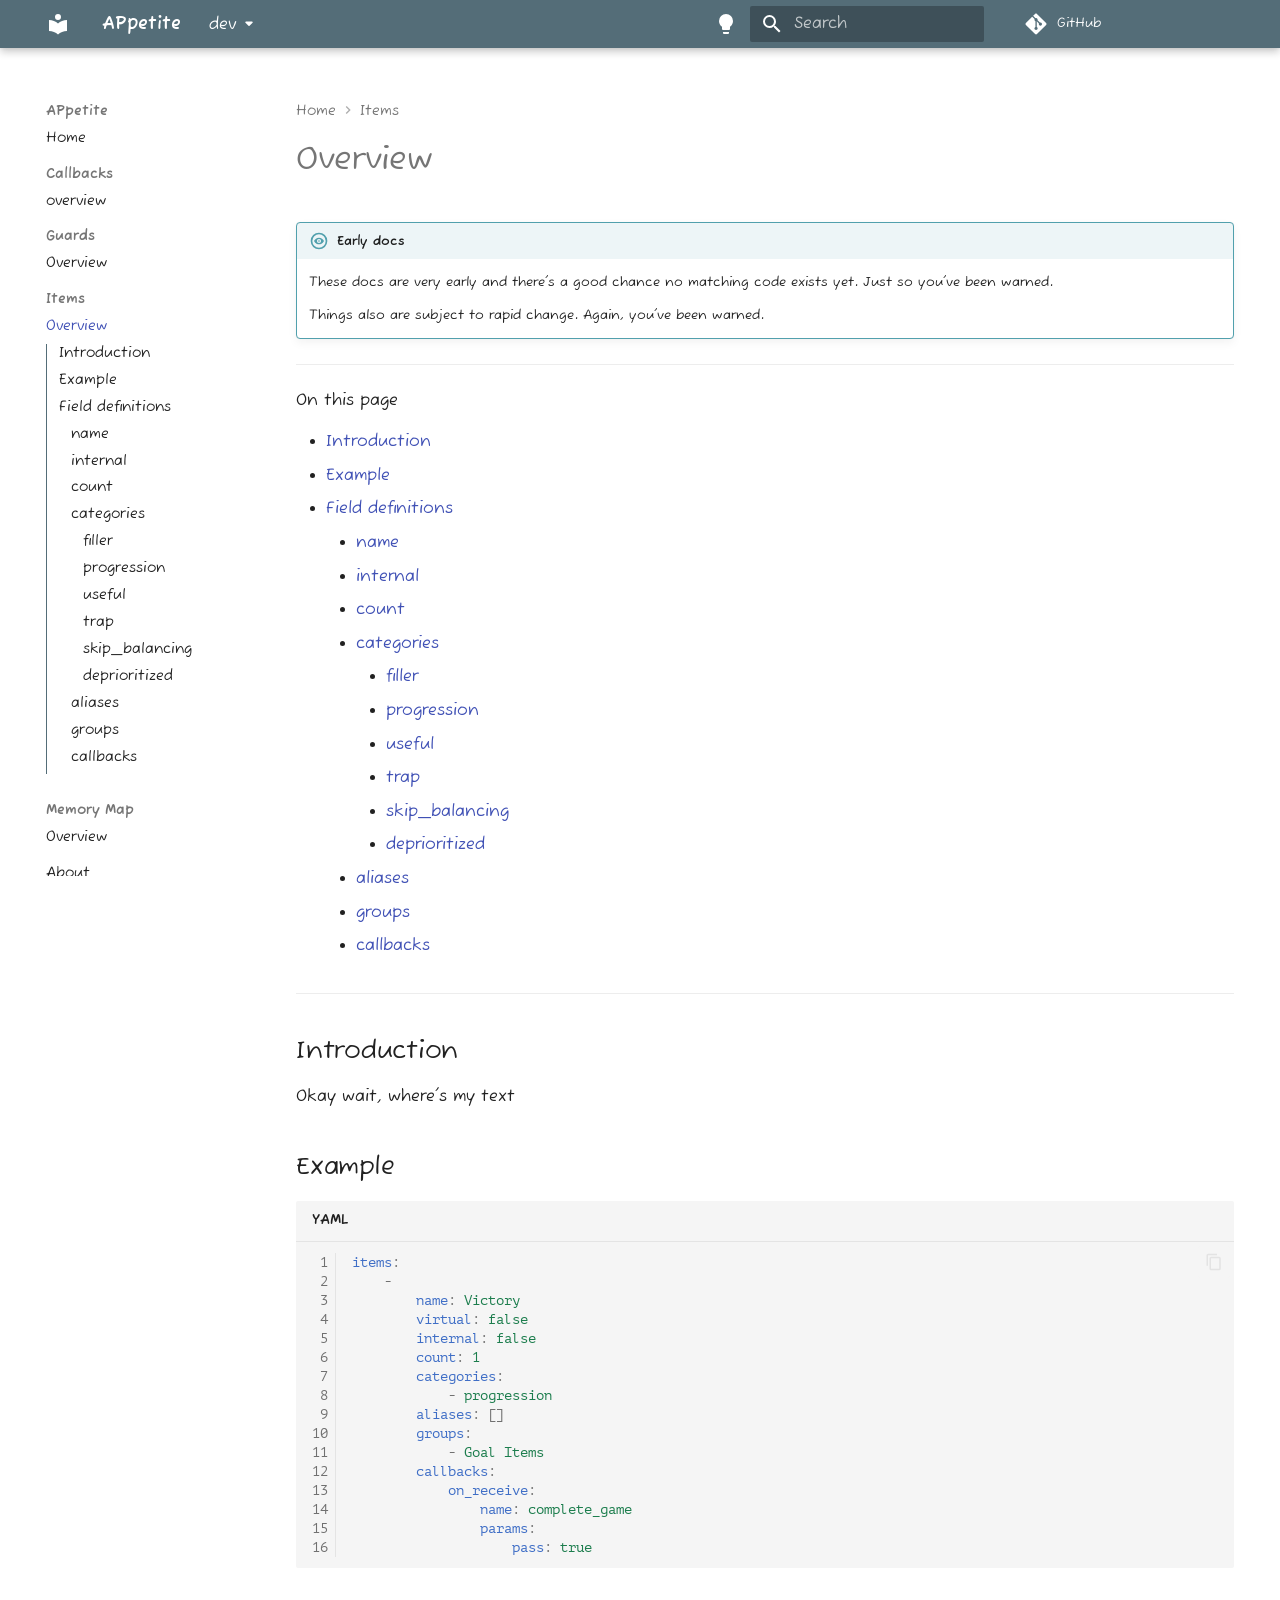
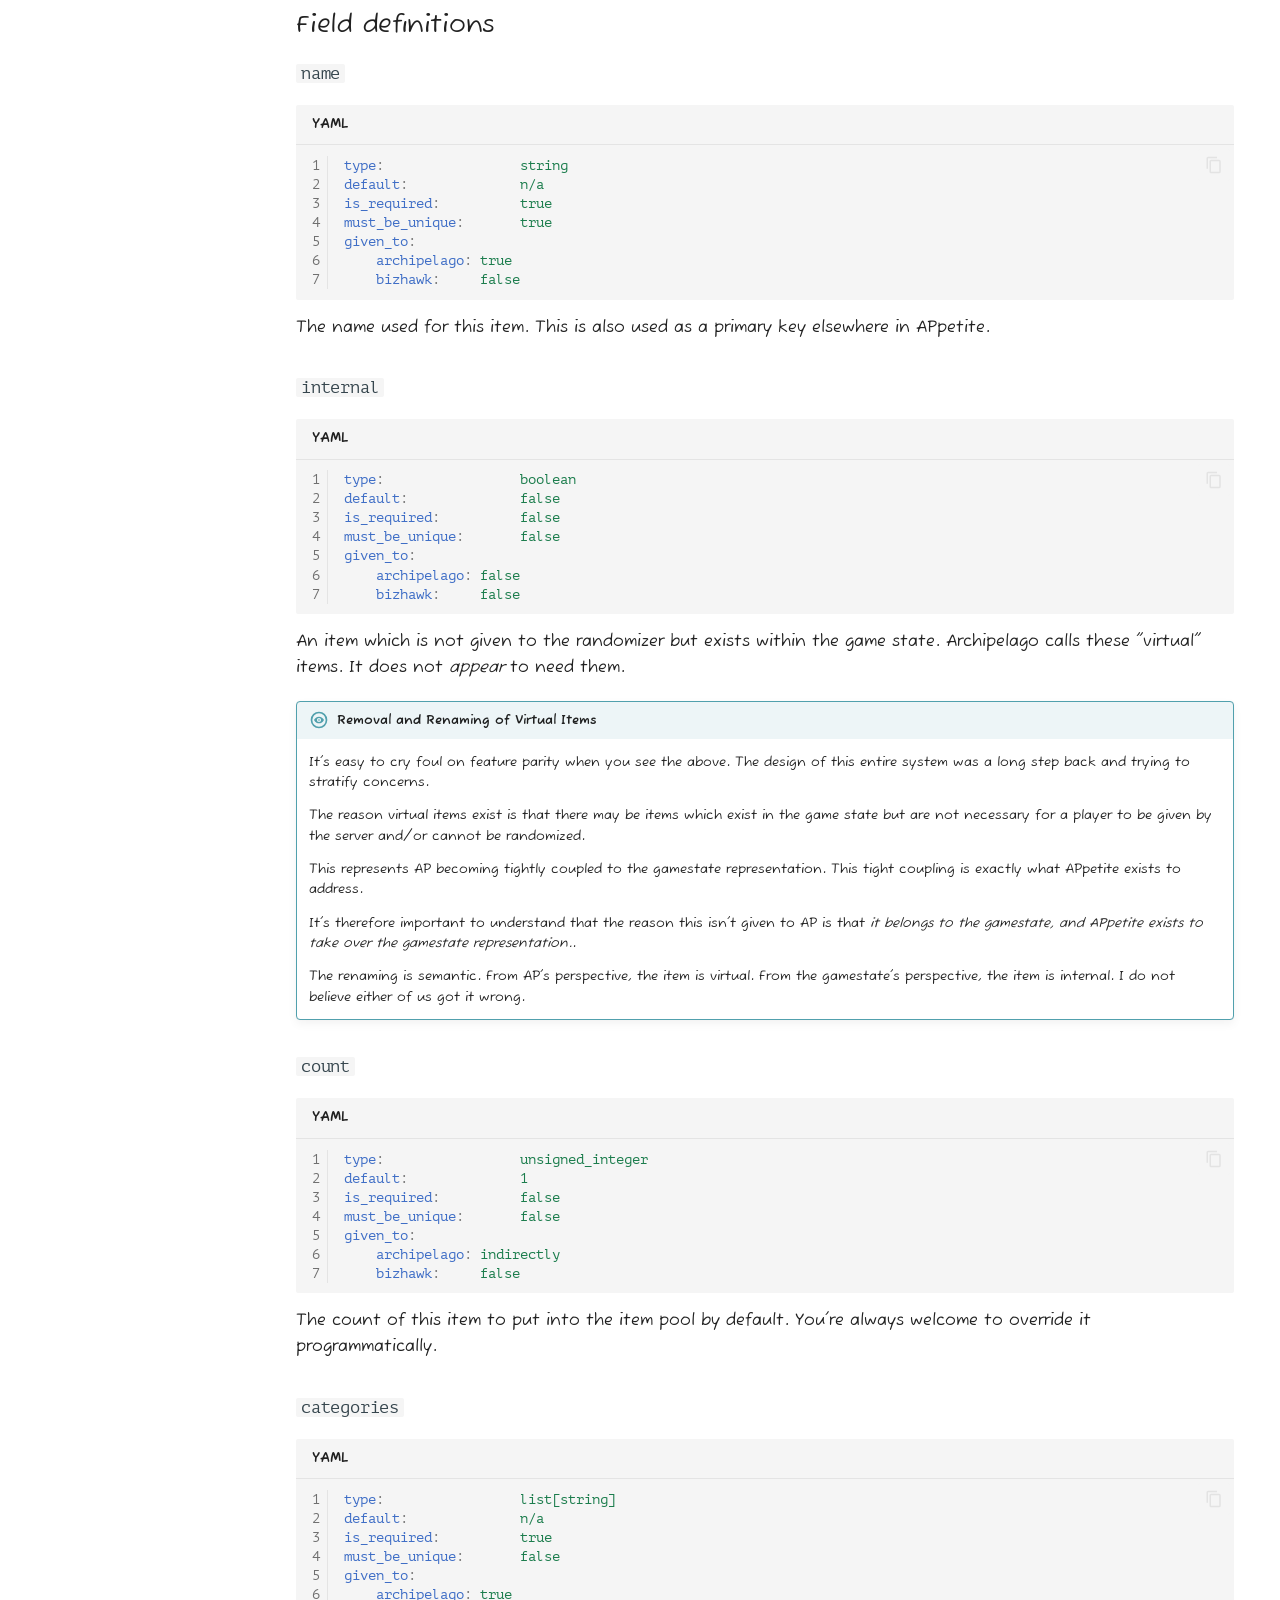
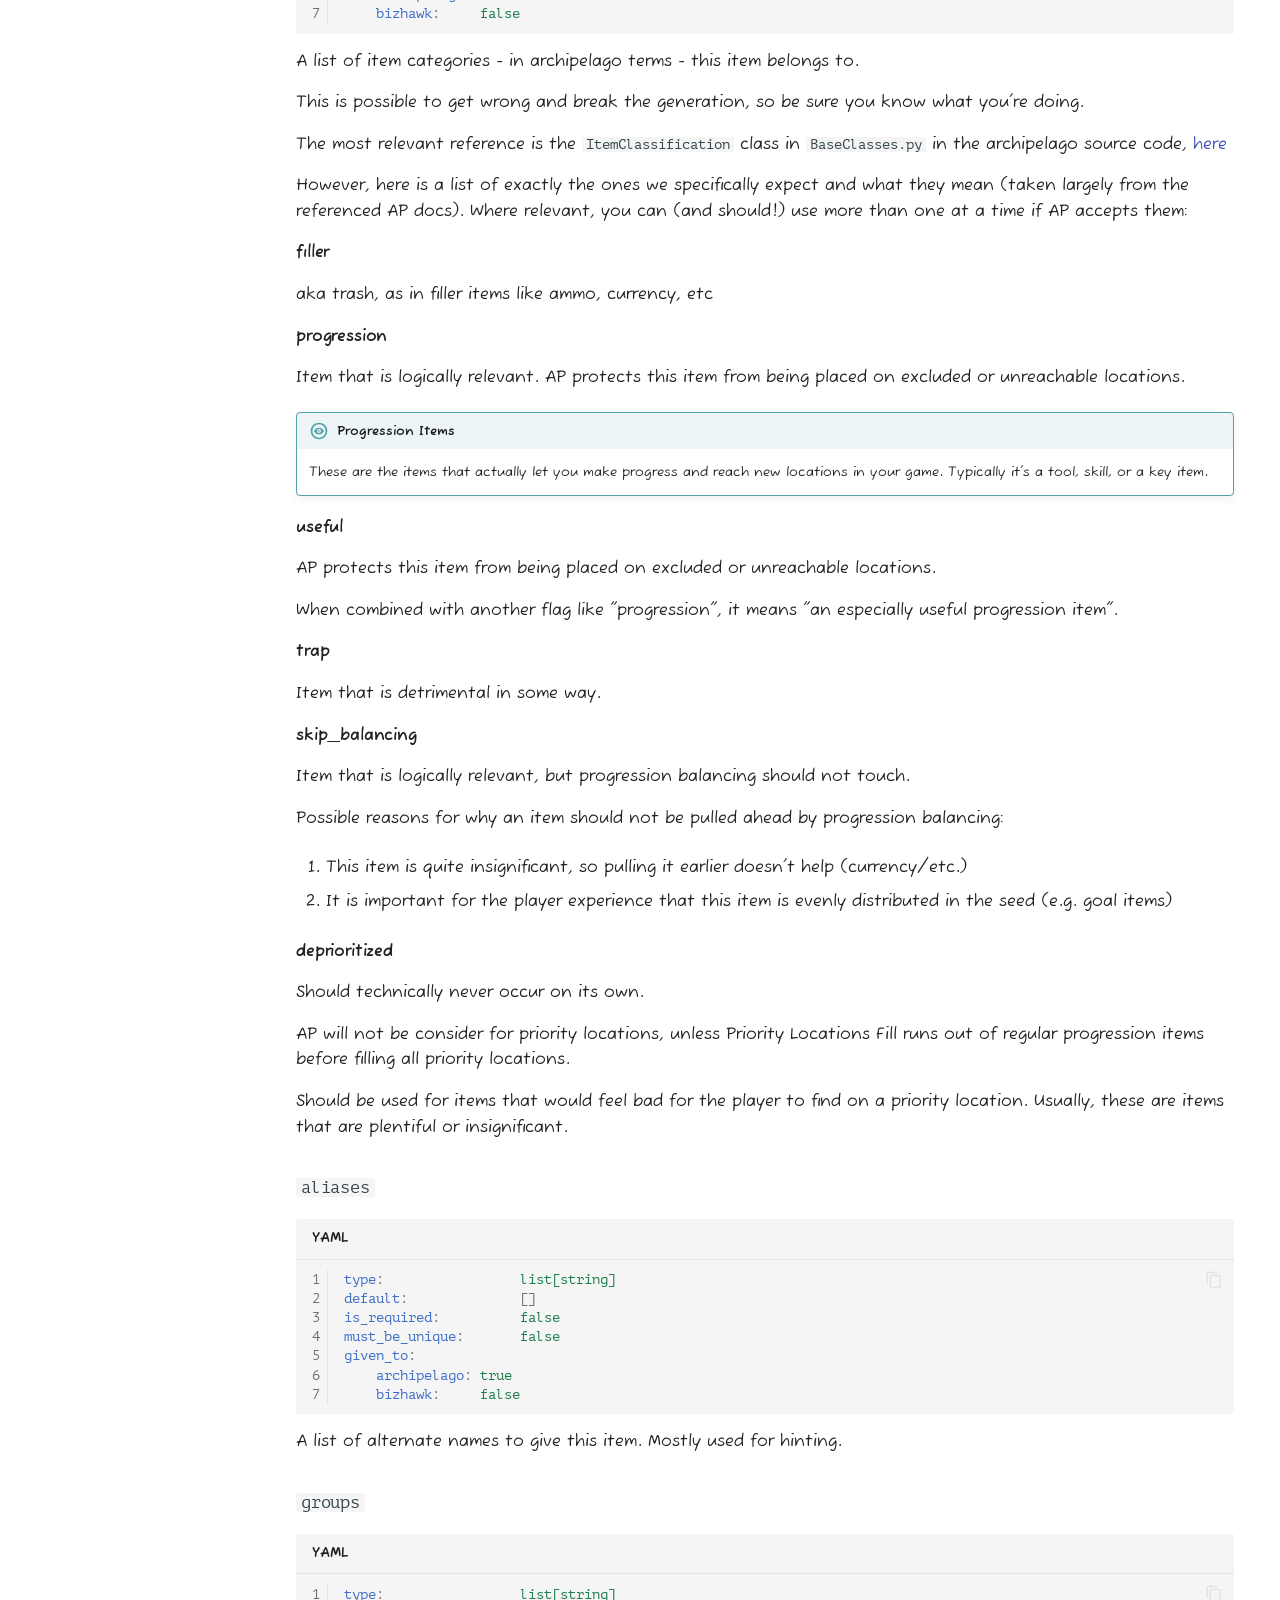
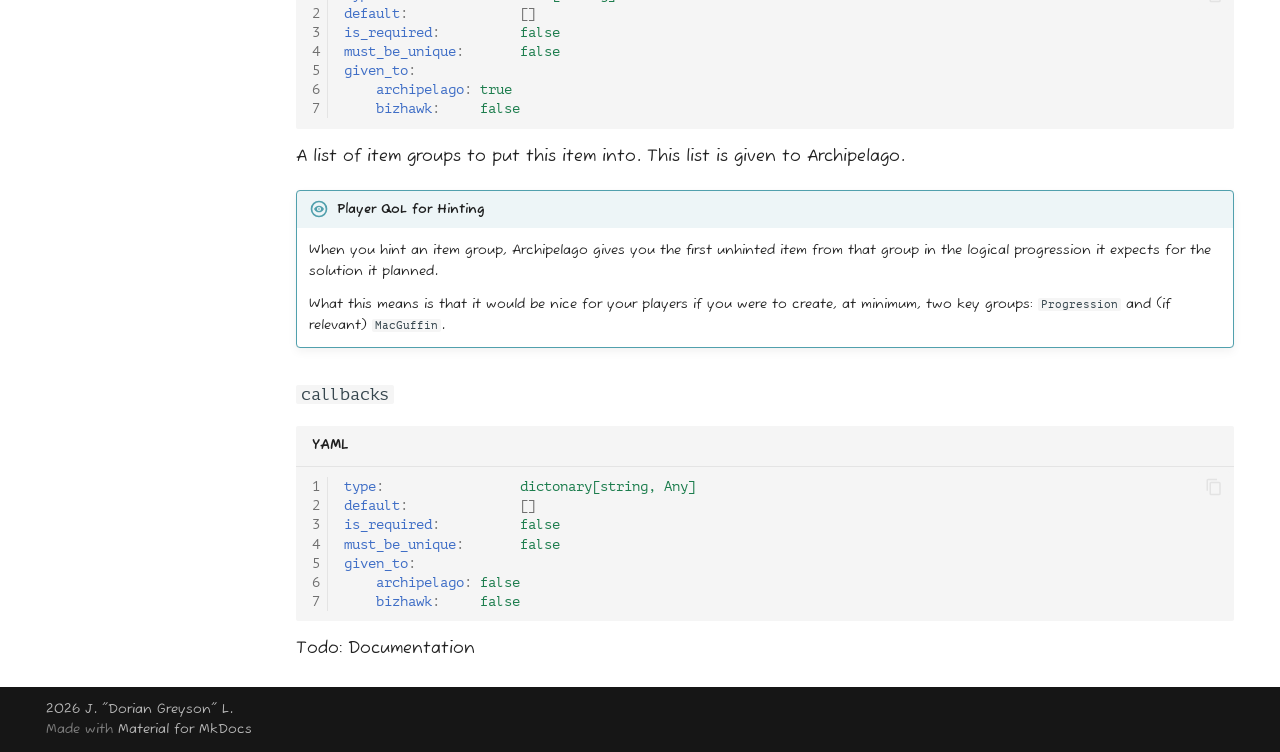
<file: dev/items/overview/index.html>
<!doctype html>
<html lang="en" class="no-js">
  <head>
    
      <meta charset="utf-8">
      <meta name="viewport" content="width=device-width,initial-scale=1">
      
        <meta name="description" content="Docs for APpetite">
      
      
        <meta name="author" content="J. "Dorian Greyson" L.">
      
      
      
        <link rel="prev" href="../../guards/overview/">
      
      
        <link rel="next" href="../../memory_map/overview/">
      
      
        
      
      
      <link rel="icon" href="../../assets/images/favicon.png">
      <meta name="generator" content="mkdocs-1.6.1, mkdocs-material-9.7.6">
    
    
      
        <title>Overview - APpetite</title>
      
    
    
      <link rel="stylesheet" href="../../assets/stylesheets/main.484c7ddc.min.css">
      
        
        <link rel="stylesheet" href="../../assets/stylesheets/palette.ab4e12ef.min.css">
      
      


    
    
      
    
    
      
        
        
        
        <link rel="stylesheet" href="../../assets/external/fonts.googleapis.com/css.9d12b39d.css">
        <style>:root{--md-text-font:"Fuzzy Bubbles";--md-code-font:"PT Mono"}</style>
      
    
    
      <link rel="stylesheet" href="../../assets/_mkdocstrings.css">
    
      <link rel="stylesheet" href="../../stylesheets/extra.css">
    
    <script>__md_scope=new URL("../..",location),__md_hash=e=>[...e].reduce(((e,_)=>(e<<5)-e+_.charCodeAt(0)),0),__md_get=(e,_=localStorage,t=__md_scope)=>JSON.parse(_.getItem(t.pathname+"."+e)),__md_set=(e,_,t=localStorage,a=__md_scope)=>{try{t.setItem(a.pathname+"."+e,JSON.stringify(_))}catch(e){}}</script>
    
      

    
    
  </head>
  
  
    
    
      
    
    
    
    
    <body dir="ltr" data-md-color-scheme="default" data-md-color-primary="blue-grey" data-md-color-accent="deep-purple">
  
    
    <input class="md-toggle" data-md-toggle="drawer" type="checkbox" id="__drawer" autocomplete="off">
    <input class="md-toggle" data-md-toggle="search" type="checkbox" id="__search" autocomplete="off">
    <label class="md-overlay" for="__drawer"></label>
    <div data-md-component="skip">
      
        
        <a href="#introduction" class="md-skip">
          Skip to content
        </a>
      
    </div>
    <div data-md-component="announce">
      
    </div>
    
      <div data-md-color-scheme="default" data-md-component="outdated" hidden>
        
      </div>
    
    
      

  

<header class="md-header md-header--shadow" data-md-component="header">
  <nav class="md-header__inner md-grid" aria-label="Header">
    <a href="../.." title="APpetite" class="md-header__button md-logo" aria-label="APpetite" data-md-component="logo">
      
  
  <svg xmlns="http://www.w3.org/2000/svg" viewBox="0 0 24 24"><path d="M12 8a3 3 0 0 0 3-3 3 3 0 0 0-3-3 3 3 0 0 0-3 3 3 3 0 0 0 3 3m0 3.54C9.64 9.35 6.5 8 3 8v11c3.5 0 6.64 1.35 9 3.54 2.36-2.19 5.5-3.54 9-3.54V8c-3.5 0-6.64 1.35-9 3.54"/></svg>

    </a>
    <label class="md-header__button md-icon" for="__drawer">
      
      <svg xmlns="http://www.w3.org/2000/svg" viewBox="0 0 24 24"><path d="M3 6h18v2H3zm0 5h18v2H3zm0 5h18v2H3z"/></svg>
    </label>
    <div class="md-header__title" data-md-component="header-title">
      <div class="md-header__ellipsis">
        <div class="md-header__topic">
          <span class="md-ellipsis">
            APpetite
          </span>
        </div>
        <div class="md-header__topic" data-md-component="header-topic">
          <span class="md-ellipsis">
            
              Overview
            
          </span>
        </div>
      </div>
    </div>
    
      
        <form class="md-header__option" data-md-component="palette">
  
    
    
    
    <input class="md-option" data-md-color-media="(prefers-color-scheme: light)" data-md-color-scheme="default" data-md-color-primary="blue-grey" data-md-color-accent="deep-purple"  aria-label="turn off the lights"  type="radio" name="__palette" id="__palette_0">
    
      <label class="md-header__button md-icon" title="turn off the lights" for="__palette_1" hidden>
        <svg xmlns="http://www.w3.org/2000/svg" viewBox="0 0 24 24"><path d="M12 2a7 7 0 0 0-7 7c0 2.38 1.19 4.47 3 5.74V17a1 1 0 0 0 1 1h6a1 1 0 0 0 1-1v-2.26c1.81-1.27 3-3.36 3-5.74a7 7 0 0 0-7-7M9 21a1 1 0 0 0 1 1h4a1 1 0 0 0 1-1v-1H9z"/></svg>
      </label>
    
  
    
    
    
    <input class="md-option" data-md-color-media="(prefers-color-scheme: dark)" data-md-color-scheme="slate" data-md-color-primary="black" data-md-color-accent="blue"  aria-label="turn on the lights"  type="radio" name="__palette" id="__palette_1">
    
      <label class="md-header__button md-icon" title="turn on the lights" for="__palette_0" hidden>
        <svg xmlns="http://www.w3.org/2000/svg" viewBox="0 0 24 24"><path d="M12 2a7 7 0 0 1 7 7c0 2.38-1.19 4.47-3 5.74V17a1 1 0 0 1-1 1H9a1 1 0 0 1-1-1v-2.26C6.19 13.47 5 11.38 5 9a7 7 0 0 1 7-7M9 21v-1h6v1a1 1 0 0 1-1 1h-4a1 1 0 0 1-1-1m3-17a5 5 0 0 0-5 5c0 2.05 1.23 3.81 3 4.58V16h4v-2.42c1.77-.77 3-2.53 3-4.58a5 5 0 0 0-5-5"/></svg>
      </label>
    
  
</form>
      
    
    
      <script>var palette=__md_get("__palette");if(palette&&palette.color){if("(prefers-color-scheme)"===palette.color.media){var media=matchMedia("(prefers-color-scheme: light)"),input=document.querySelector(media.matches?"[data-md-color-media='(prefers-color-scheme: light)']":"[data-md-color-media='(prefers-color-scheme: dark)']");palette.color.media=input.getAttribute("data-md-color-media"),palette.color.scheme=input.getAttribute("data-md-color-scheme"),palette.color.primary=input.getAttribute("data-md-color-primary"),palette.color.accent=input.getAttribute("data-md-color-accent")}for(var[key,value]of Object.entries(palette.color))document.body.setAttribute("data-md-color-"+key,value)}</script>
    
    
    
      
      
        <label class="md-header__button md-icon" for="__search">
          
          <svg xmlns="http://www.w3.org/2000/svg" viewBox="0 0 24 24"><path d="M9.5 3A6.5 6.5 0 0 1 16 9.5c0 1.61-.59 3.09-1.56 4.23l.27.27h.79l5 5-1.5 1.5-5-5v-.79l-.27-.27A6.52 6.52 0 0 1 9.5 16 6.5 6.5 0 0 1 3 9.5 6.5 6.5 0 0 1 9.5 3m0 2C7 5 5 7 5 9.5S7 14 9.5 14 14 12 14 9.5 12 5 9.5 5"/></svg>
        </label>
        <div class="md-search" data-md-component="search" role="dialog">
  <label class="md-search__overlay" for="__search"></label>
  <div class="md-search__inner" role="search">
    <form class="md-search__form" name="search">
      <input type="text" class="md-search__input" name="query" aria-label="Search" placeholder="Search" autocapitalize="off" autocorrect="off" autocomplete="off" spellcheck="false" data-md-component="search-query" required>
      <label class="md-search__icon md-icon" for="__search">
        
        <svg xmlns="http://www.w3.org/2000/svg" viewBox="0 0 24 24"><path d="M9.5 3A6.5 6.5 0 0 1 16 9.5c0 1.61-.59 3.09-1.56 4.23l.27.27h.79l5 5-1.5 1.5-5-5v-.79l-.27-.27A6.52 6.52 0 0 1 9.5 16 6.5 6.5 0 0 1 3 9.5 6.5 6.5 0 0 1 9.5 3m0 2C7 5 5 7 5 9.5S7 14 9.5 14 14 12 14 9.5 12 5 9.5 5"/></svg>
        
        <svg xmlns="http://www.w3.org/2000/svg" viewBox="0 0 24 24"><path d="M20 11v2H8l5.5 5.5-1.42 1.42L4.16 12l7.92-7.92L13.5 5.5 8 11z"/></svg>
      </label>
      <nav class="md-search__options" aria-label="Search">
        
        <button type="reset" class="md-search__icon md-icon" title="Clear" aria-label="Clear" tabindex="-1">
          
          <svg xmlns="http://www.w3.org/2000/svg" viewBox="0 0 24 24"><path d="M19 6.41 17.59 5 12 10.59 6.41 5 5 6.41 10.59 12 5 17.59 6.41 19 12 13.41 17.59 19 19 17.59 13.41 12z"/></svg>
        </button>
      </nav>
      
    </form>
    <div class="md-search__output">
      <div class="md-search__scrollwrap" tabindex="0" data-md-scrollfix>
        <div class="md-search-result" data-md-component="search-result">
          <div class="md-search-result__meta">
            Initializing search
          </div>
          <ol class="md-search-result__list" role="presentation"></ol>
        </div>
      </div>
    </div>
  </div>
</div>
      
    
    
      <div class="md-header__source">
        <a href="https://github.com/greysondn/appetite" title="Go to repository" class="md-source" data-md-component="source">
  <div class="md-source__icon md-icon">
    
    <svg xmlns="http://www.w3.org/2000/svg" viewBox="0 0 448 512"><!--! Font Awesome Free 7.1.0 by @fontawesome - https://fontawesome.com License - https://fontawesome.com/license/free (Icons: CC BY 4.0, Fonts: SIL OFL 1.1, Code: MIT License) Copyright 2025 Fonticons, Inc.--><path d="M439.6 236.1 244 40.5c-5.4-5.5-12.8-8.5-20.4-8.5s-15 3-20.4 8.4L162.5 81l51.5 51.5c27.1-9.1 52.7 16.8 43.4 43.7l49.7 49.7c34.2-11.8 61.2 31 35.5 56.7-26.5 26.5-70.2-2.9-56-37.3L240.3 199v121.9c25.3 12.5 22.3 41.8 9.1 55-6.4 6.4-15.2 10.1-24.3 10.1s-17.8-3.6-24.3-10.1c-17.6-17.6-11.1-46.9 11.2-56v-123c-20.8-8.5-24.6-30.7-18.6-45L142.6 101 8.5 235.1C3 240.6 0 247.9 0 255.5s3 15 8.5 20.4l195.6 195.7c5.4 5.4 12.7 8.4 20.4 8.4s15-3 20.4-8.4l194.7-194.7c5.4-5.4 8.4-12.8 8.4-20.4s-3-15-8.4-20.4"/></svg>
  </div>
  <div class="md-source__repository">
    GitHub
  </div>
</a>
      </div>
    
  </nav>
  
</header>
    
    <div class="md-container" data-md-component="container">
      
      
        
          
        
      
      <main class="md-main" data-md-component="main">
        <div class="md-main__inner md-grid">
          
            
              
              <div class="md-sidebar md-sidebar--primary" data-md-component="sidebar" data-md-type="navigation" >
                <div class="md-sidebar__scrollwrap">
                  <div class="md-sidebar__inner">
                    



  

<nav class="md-nav md-nav--primary md-nav--integrated" aria-label="Navigation" data-md-level="0">
  <label class="md-nav__title" for="__drawer">
    <a href="../.." title="APpetite" class="md-nav__button md-logo" aria-label="APpetite" data-md-component="logo">
      
  
  <svg xmlns="http://www.w3.org/2000/svg" viewBox="0 0 24 24"><path d="M12 8a3 3 0 0 0 3-3 3 3 0 0 0-3-3 3 3 0 0 0-3 3 3 3 0 0 0 3 3m0 3.54C9.64 9.35 6.5 8 3 8v11c3.5 0 6.64 1.35 9 3.54 2.36-2.19 5.5-3.54 9-3.54V8c-3.5 0-6.64 1.35-9 3.54"/></svg>

    </a>
    APpetite
  </label>
  
    <div class="md-nav__source">
      <a href="https://github.com/greysondn/appetite" title="Go to repository" class="md-source" data-md-component="source">
  <div class="md-source__icon md-icon">
    
    <svg xmlns="http://www.w3.org/2000/svg" viewBox="0 0 448 512"><!--! Font Awesome Free 7.1.0 by @fontawesome - https://fontawesome.com License - https://fontawesome.com/license/free (Icons: CC BY 4.0, Fonts: SIL OFL 1.1, Code: MIT License) Copyright 2025 Fonticons, Inc.--><path d="M439.6 236.1 244 40.5c-5.4-5.5-12.8-8.5-20.4-8.5s-15 3-20.4 8.4L162.5 81l51.5 51.5c27.1-9.1 52.7 16.8 43.4 43.7l49.7 49.7c34.2-11.8 61.2 31 35.5 56.7-26.5 26.5-70.2-2.9-56-37.3L240.3 199v121.9c25.3 12.5 22.3 41.8 9.1 55-6.4 6.4-15.2 10.1-24.3 10.1s-17.8-3.6-24.3-10.1c-17.6-17.6-11.1-46.9 11.2-56v-123c-20.8-8.5-24.6-30.7-18.6-45L142.6 101 8.5 235.1C3 240.6 0 247.9 0 255.5s3 15 8.5 20.4l195.6 195.7c5.4 5.4 12.7 8.4 20.4 8.4s15-3 20.4-8.4l194.7-194.7c5.4-5.4 8.4-12.8 8.4-20.4s-3-15-8.4-20.4"/></svg>
  </div>
  <div class="md-source__repository">
    GitHub
  </div>
</a>
    </div>
  
  <ul class="md-nav__list" data-md-scrollfix>
    
      
      
  
  
  
  
    <li class="md-nav__item">
      <a href="../.." class="md-nav__link">
        
  
  
  <span class="md-ellipsis">
    
  
    Home
  

    
  </span>
  
  

      </a>
    </li>
  

    
      
      
  
  
  
  
    
    
    
    
      
        
        
      
    
    
    <li class="md-nav__item md-nav__item--section md-nav__item--nested">
      
        
        
        <input class="md-nav__toggle md-toggle " type="checkbox" id="__nav_2" >
        
          
          <label class="md-nav__link" for="__nav_2" id="__nav_2_label" tabindex="">
            
  
  
  <span class="md-ellipsis">
    
  
    Callbacks
  

    
  </span>
  
  

            <span class="md-nav__icon md-icon"></span>
          </label>
        
        <nav class="md-nav" data-md-level="1" aria-labelledby="__nav_2_label" aria-expanded="false">
          <label class="md-nav__title" for="__nav_2">
            <span class="md-nav__icon md-icon"></span>
            
  
    Callbacks
  

          </label>
          <ul class="md-nav__list" data-md-scrollfix>
            
              
                
  
  
  
  
    <li class="md-nav__item">
      <a href="../../callbacks/overview/" class="md-nav__link">
        
  
  
  <span class="md-ellipsis">
    
  
    overview
  

    
  </span>
  
  

      </a>
    </li>
  

              
            
          </ul>
        </nav>
      
    </li>
  

    
      
      
  
  
  
  
    
    
    
    
      
        
        
      
    
    
    <li class="md-nav__item md-nav__item--section md-nav__item--nested">
      
        
        
        <input class="md-nav__toggle md-toggle " type="checkbox" id="__nav_3" >
        
          
          <label class="md-nav__link" for="__nav_3" id="__nav_3_label" tabindex="">
            
  
  
  <span class="md-ellipsis">
    
  
    Guards
  

    
  </span>
  
  

            <span class="md-nav__icon md-icon"></span>
          </label>
        
        <nav class="md-nav" data-md-level="1" aria-labelledby="__nav_3_label" aria-expanded="false">
          <label class="md-nav__title" for="__nav_3">
            <span class="md-nav__icon md-icon"></span>
            
  
    Guards
  

          </label>
          <ul class="md-nav__list" data-md-scrollfix>
            
              
                
  
  
  
  
    <li class="md-nav__item">
      <a href="../../guards/overview/" class="md-nav__link">
        
  
  
  <span class="md-ellipsis">
    
  
    Overview
  

    
  </span>
  
  

      </a>
    </li>
  

              
            
          </ul>
        </nav>
      
    </li>
  

    
      
      
  
  
    
  
  
  
    
    
    
    
      
        
        
      
    
    
    <li class="md-nav__item md-nav__item--active md-nav__item--section md-nav__item--nested">
      
        
        
        <input class="md-nav__toggle md-toggle " type="checkbox" id="__nav_4" checked>
        
          
          <label class="md-nav__link" for="__nav_4" id="__nav_4_label" tabindex="">
            
  
  
  <span class="md-ellipsis">
    
  
    Items
  

    
  </span>
  
  

            <span class="md-nav__icon md-icon"></span>
          </label>
        
        <nav class="md-nav" data-md-level="1" aria-labelledby="__nav_4_label" aria-expanded="true">
          <label class="md-nav__title" for="__nav_4">
            <span class="md-nav__icon md-icon"></span>
            
  
    Items
  

          </label>
          <ul class="md-nav__list" data-md-scrollfix>
            
              
                
  
  
    
  
  
  
    <li class="md-nav__item md-nav__item--active">
      
      <input class="md-nav__toggle md-toggle" type="checkbox" id="__toc">
      
      
      
        <label class="md-nav__link md-nav__link--active" for="__toc">
          
  
  
  <span class="md-ellipsis">
    
  
    Overview
  

    
  </span>
  
  

          <span class="md-nav__icon md-icon"></span>
        </label>
      
      <a href="./" class="md-nav__link md-nav__link--active">
        
  
  
  <span class="md-ellipsis">
    
  
    Overview
  

    
  </span>
  
  

      </a>
      
        

  

<nav class="md-nav md-nav--secondary" aria-label="On this page">
  
  
  
  
    <label class="md-nav__title" for="__toc">
      <span class="md-nav__icon md-icon"></span>
      On this page
    </label>
    <ul class="md-nav__list" data-md-component="toc" data-md-scrollfix>
      
        <li class="md-nav__item">
  <a href="#introduction" class="md-nav__link">
    <span class="md-ellipsis">
      
        Introduction
      
    </span>
  </a>
  
</li>
      
        <li class="md-nav__item">
  <a href="#example" class="md-nav__link">
    <span class="md-ellipsis">
      
        Example
      
    </span>
  </a>
  
</li>
      
        <li class="md-nav__item">
  <a href="#field-definitions" class="md-nav__link">
    <span class="md-ellipsis">
      
        Field definitions
      
    </span>
  </a>
  
    <nav class="md-nav" aria-label="Field definitions">
      <ul class="md-nav__list">
        
          <li class="md-nav__item">
  <a href="#name" class="md-nav__link">
    <span class="md-ellipsis">
      
        name
      
    </span>
  </a>
  
</li>
        
          <li class="md-nav__item">
  <a href="#internal" class="md-nav__link">
    <span class="md-ellipsis">
      
        internal
      
    </span>
  </a>
  
</li>
        
          <li class="md-nav__item">
  <a href="#count" class="md-nav__link">
    <span class="md-ellipsis">
      
        count
      
    </span>
  </a>
  
</li>
        
          <li class="md-nav__item">
  <a href="#categories" class="md-nav__link">
    <span class="md-ellipsis">
      
        categories
      
    </span>
  </a>
  
    <nav class="md-nav" aria-label="categories">
      <ul class="md-nav__list">
        
          <li class="md-nav__item">
  <a href="#filler" class="md-nav__link">
    <span class="md-ellipsis">
      
        filler
      
    </span>
  </a>
  
</li>
        
          <li class="md-nav__item">
  <a href="#progression" class="md-nav__link">
    <span class="md-ellipsis">
      
        progression
      
    </span>
  </a>
  
</li>
        
          <li class="md-nav__item">
  <a href="#useful" class="md-nav__link">
    <span class="md-ellipsis">
      
        useful
      
    </span>
  </a>
  
</li>
        
          <li class="md-nav__item">
  <a href="#trap" class="md-nav__link">
    <span class="md-ellipsis">
      
        trap
      
    </span>
  </a>
  
</li>
        
          <li class="md-nav__item">
  <a href="#skip_balancing" class="md-nav__link">
    <span class="md-ellipsis">
      
        skip_balancing
      
    </span>
  </a>
  
</li>
        
          <li class="md-nav__item">
  <a href="#deprioritized" class="md-nav__link">
    <span class="md-ellipsis">
      
        deprioritized
      
    </span>
  </a>
  
</li>
        
      </ul>
    </nav>
  
</li>
        
          <li class="md-nav__item">
  <a href="#aliases" class="md-nav__link">
    <span class="md-ellipsis">
      
        aliases
      
    </span>
  </a>
  
</li>
        
          <li class="md-nav__item">
  <a href="#groups" class="md-nav__link">
    <span class="md-ellipsis">
      
        groups
      
    </span>
  </a>
  
</li>
        
          <li class="md-nav__item">
  <a href="#callbacks" class="md-nav__link">
    <span class="md-ellipsis">
      
        callbacks
      
    </span>
  </a>
  
</li>
        
      </ul>
    </nav>
  
</li>
      
    </ul>
  
</nav>
      
    </li>
  

              
            
          </ul>
        </nav>
      
    </li>
  

    
      
      
  
  
  
  
    
    
    
    
      
        
        
      
    
    
    <li class="md-nav__item md-nav__item--section md-nav__item--nested">
      
        
        
        <input class="md-nav__toggle md-toggle " type="checkbox" id="__nav_5" >
        
          
          <label class="md-nav__link" for="__nav_5" id="__nav_5_label" tabindex="">
            
  
  
  <span class="md-ellipsis">
    
  
    Memory Map
  

    
  </span>
  
  

            <span class="md-nav__icon md-icon"></span>
          </label>
        
        <nav class="md-nav" data-md-level="1" aria-labelledby="__nav_5_label" aria-expanded="false">
          <label class="md-nav__title" for="__nav_5">
            <span class="md-nav__icon md-icon"></span>
            
  
    Memory Map
  

          </label>
          <ul class="md-nav__list" data-md-scrollfix>
            
              
                
  
  
  
  
    <li class="md-nav__item">
      <a href="../../memory_map/overview/" class="md-nav__link">
        
  
  
  <span class="md-ellipsis">
    
  
    Overview
  

    
  </span>
  
  

      </a>
    </li>
  

              
            
          </ul>
        </nav>
      
    </li>
  

    
      
      
  
  
  
  
    <li class="md-nav__item">
      <a href="../../about/" class="md-nav__link">
        
  
  
  <span class="md-ellipsis">
    
  
    About
  

    
  </span>
  
  

      </a>
    </li>
  

    
  </ul>
</nav>
                  </div>
                </div>
              </div>
            
            
          
          
            <div class="md-content" data-md-component="content">
              
                



  


  <nav class="md-path" aria-label="Navigation" >
    <ol class="md-path__list">
      
        
  
  
    <li class="md-path__item">
      <a href="../.." class="md-path__link">
        
  <span class="md-ellipsis">
    Home
  </span>

      </a>
    </li>
  

      
      
        
  
  
    
    
      <li class="md-path__item">
        <a href="./" class="md-path__link">
          
  <span class="md-ellipsis">
    Items
  </span>

        </a>
      </li>
    
  

      
    </ol>
  </nav>

              
              <article class="md-content__inner md-typeset">
                
                  


  
  


  <h1>Overview</h1>

<div class="admonition greysondn">
<p class="admonition-title">Early docs</p>
<p>These docs are very early and there's a good chance no matching code exists
yet. Just so you've been warned.</p>
<p>Things also are subject to rapid change. Again, you've been warned.</p>
</div>
<hr />
<div class="toc"><span class="toctitle">On this page</span><ul>
<li><a href="#introduction">Introduction</a></li>
<li><a href="#example">Example</a></li>
<li><a href="#field-definitions">Field definitions</a><ul>
<li><a href="#name">name</a></li>
<li><a href="#internal">internal</a></li>
<li><a href="#count">count</a></li>
<li><a href="#categories">categories</a><ul>
<li><a href="#filler">filler</a></li>
<li><a href="#progression">progression</a></li>
<li><a href="#useful">useful</a></li>
<li><a href="#trap">trap</a></li>
<li><a href="#skip_balancing">skip_balancing</a></li>
<li><a href="#deprioritized">deprioritized</a></li>
</ul>
</li>
<li><a href="#aliases">aliases</a></li>
<li><a href="#groups">groups</a></li>
<li><a href="#callbacks">callbacks</a></li>
</ul>
</li>
</ul>
</div>
<hr />
<h2 id="introduction">Introduction<a class="headerlink" href="#introduction" title="Anchor link to this section for reference">&para;</a></h2>
<p>Okay wait, where's my text</p>
<h2 id="example">Example<a class="headerlink" href="#example" title="Anchor link to this section for reference">&para;</a></h2>
<div class="language-yaml highlight"><span class="filename">YAML</span><pre><span></span><code><span id="__span-0-1"><a id="__codelineno-0-1" name="__codelineno-0-1"></a><a href="#__codelineno-0-1"><span class="linenos" data-linenos=" 1 "></span></a><span class="nt">items</span><span class="p">:</span>
</span><span id="__span-0-2"><a id="__codelineno-0-2" name="__codelineno-0-2"></a><a href="#__codelineno-0-2"><span class="linenos" data-linenos=" 2 "></span></a><span class="w">    </span><span class="p p-Indicator">-</span>
</span><span id="__span-0-3"><a id="__codelineno-0-3" name="__codelineno-0-3"></a><a href="#__codelineno-0-3"><span class="linenos" data-linenos=" 3 "></span></a><span class="w">        </span><span class="nt">name</span><span class="p">:</span><span class="w"> </span><span class="l l-Scalar l-Scalar-Plain">Victory</span>
</span><span id="__span-0-4"><a id="__codelineno-0-4" name="__codelineno-0-4"></a><a href="#__codelineno-0-4"><span class="linenos" data-linenos=" 4 "></span></a><span class="w">        </span><span class="nt">virtual</span><span class="p">:</span><span class="w"> </span><span class="l l-Scalar l-Scalar-Plain">false</span>
</span><span id="__span-0-5"><a id="__codelineno-0-5" name="__codelineno-0-5"></a><a href="#__codelineno-0-5"><span class="linenos" data-linenos=" 5 "></span></a><span class="w">        </span><span class="nt">internal</span><span class="p">:</span><span class="w"> </span><span class="l l-Scalar l-Scalar-Plain">false</span>
</span><span id="__span-0-6"><a id="__codelineno-0-6" name="__codelineno-0-6"></a><a href="#__codelineno-0-6"><span class="linenos" data-linenos=" 6 "></span></a><span class="w">        </span><span class="nt">count</span><span class="p">:</span><span class="w"> </span><span class="l l-Scalar l-Scalar-Plain">1</span>
</span><span id="__span-0-7"><a id="__codelineno-0-7" name="__codelineno-0-7"></a><a href="#__codelineno-0-7"><span class="linenos" data-linenos=" 7 "></span></a><span class="w">        </span><span class="nt">categories</span><span class="p">:</span>
</span><span id="__span-0-8"><a id="__codelineno-0-8" name="__codelineno-0-8"></a><a href="#__codelineno-0-8"><span class="linenos" data-linenos=" 8 "></span></a><span class="w">            </span><span class="p p-Indicator">-</span><span class="w"> </span><span class="l l-Scalar l-Scalar-Plain">progression</span>
</span><span id="__span-0-9"><a id="__codelineno-0-9" name="__codelineno-0-9"></a><a href="#__codelineno-0-9"><span class="linenos" data-linenos=" 9 "></span></a><span class="w">        </span><span class="nt">aliases</span><span class="p">:</span><span class="w"> </span><span class="p p-Indicator">[]</span>
</span><span id="__span-0-10"><a id="__codelineno-0-10" name="__codelineno-0-10"></a><a href="#__codelineno-0-10"><span class="linenos" data-linenos="10 "></span></a><span class="w">        </span><span class="nt">groups</span><span class="p">:</span>
</span><span id="__span-0-11"><a id="__codelineno-0-11" name="__codelineno-0-11"></a><a href="#__codelineno-0-11"><span class="linenos" data-linenos="11 "></span></a><span class="w">            </span><span class="p p-Indicator">-</span><span class="w"> </span><span class="l l-Scalar l-Scalar-Plain">Goal Items</span>
</span><span id="__span-0-12"><a id="__codelineno-0-12" name="__codelineno-0-12"></a><a href="#__codelineno-0-12"><span class="linenos" data-linenos="12 "></span></a><span class="w">        </span><span class="nt">callbacks</span><span class="p">:</span>
</span><span id="__span-0-13"><a id="__codelineno-0-13" name="__codelineno-0-13"></a><a href="#__codelineno-0-13"><span class="linenos" data-linenos="13 "></span></a><span class="w">            </span><span class="nt">on_receive</span><span class="p">:</span>
</span><span id="__span-0-14"><a id="__codelineno-0-14" name="__codelineno-0-14"></a><a href="#__codelineno-0-14"><span class="linenos" data-linenos="14 "></span></a><span class="w">                </span><span class="nt">name</span><span class="p">:</span><span class="w"> </span><span class="l l-Scalar l-Scalar-Plain">complete_game</span>
</span><span id="__span-0-15"><a id="__codelineno-0-15" name="__codelineno-0-15"></a><a href="#__codelineno-0-15"><span class="linenos" data-linenos="15 "></span></a><span class="w">                </span><span class="nt">params</span><span class="p">:</span>
</span><span id="__span-0-16"><a id="__codelineno-0-16" name="__codelineno-0-16"></a><a href="#__codelineno-0-16"><span class="linenos" data-linenos="16 "></span></a><span class="w">                    </span><span class="nt">pass</span><span class="p">:</span><span class="w"> </span><span class="l l-Scalar l-Scalar-Plain">true</span>
</span></code></pre></div>
<h2 id="field-definitions">Field definitions<a class="headerlink" href="#field-definitions" title="Anchor link to this section for reference">&para;</a></h2>
<h3 id="name"><code>name</code><a class="headerlink" href="#name" title="Anchor link to this section for reference">&para;</a></h3>
<div class="language-yaml highlight"><span class="filename">YAML</span><pre><span></span><code><span id="__span-1-1"><a id="__codelineno-1-1" name="__codelineno-1-1"></a><a href="#__codelineno-1-1"><span class="linenos" data-linenos="1 "></span></a><span class="nt">type</span><span class="p">:</span><span class="w">                 </span><span class="l l-Scalar l-Scalar-Plain">string</span>
</span><span id="__span-1-2"><a id="__codelineno-1-2" name="__codelineno-1-2"></a><a href="#__codelineno-1-2"><span class="linenos" data-linenos="2 "></span></a><span class="nt">default</span><span class="p">:</span><span class="w">              </span><span class="l l-Scalar l-Scalar-Plain">n/a</span>
</span><span id="__span-1-3"><a id="__codelineno-1-3" name="__codelineno-1-3"></a><a href="#__codelineno-1-3"><span class="linenos" data-linenos="3 "></span></a><span class="nt">is_required</span><span class="p">:</span><span class="w">          </span><span class="l l-Scalar l-Scalar-Plain">true</span>
</span><span id="__span-1-4"><a id="__codelineno-1-4" name="__codelineno-1-4"></a><a href="#__codelineno-1-4"><span class="linenos" data-linenos="4 "></span></a><span class="nt">must_be_unique</span><span class="p">:</span><span class="w">       </span><span class="l l-Scalar l-Scalar-Plain">true</span>
</span><span id="__span-1-5"><a id="__codelineno-1-5" name="__codelineno-1-5"></a><a href="#__codelineno-1-5"><span class="linenos" data-linenos="5 "></span></a><span class="nt">given_to</span><span class="p">:</span>
</span><span id="__span-1-6"><a id="__codelineno-1-6" name="__codelineno-1-6"></a><a href="#__codelineno-1-6"><span class="linenos" data-linenos="6 "></span></a><span class="w">    </span><span class="nt">archipelago</span><span class="p">:</span><span class="w"> </span><span class="l l-Scalar l-Scalar-Plain">true</span>
</span><span id="__span-1-7"><a id="__codelineno-1-7" name="__codelineno-1-7"></a><a href="#__codelineno-1-7"><span class="linenos" data-linenos="7 "></span></a><span class="w">    </span><span class="nt">bizhawk</span><span class="p">:</span><span class="w">     </span><span class="l l-Scalar l-Scalar-Plain">false</span>
</span></code></pre></div>
<p>The name used for this item. This is also used as a primary key elsewhere in
APpetite.</p>
<h3 id="internal"><code>internal</code><a class="headerlink" href="#internal" title="Anchor link to this section for reference">&para;</a></h3>
<div class="language-yaml highlight"><span class="filename">YAML</span><pre><span></span><code><span id="__span-2-1"><a id="__codelineno-2-1" name="__codelineno-2-1"></a><a href="#__codelineno-2-1"><span class="linenos" data-linenos="1 "></span></a><span class="nt">type</span><span class="p">:</span><span class="w">                 </span><span class="l l-Scalar l-Scalar-Plain">boolean</span>
</span><span id="__span-2-2"><a id="__codelineno-2-2" name="__codelineno-2-2"></a><a href="#__codelineno-2-2"><span class="linenos" data-linenos="2 "></span></a><span class="nt">default</span><span class="p">:</span><span class="w">              </span><span class="l l-Scalar l-Scalar-Plain">false</span>
</span><span id="__span-2-3"><a id="__codelineno-2-3" name="__codelineno-2-3"></a><a href="#__codelineno-2-3"><span class="linenos" data-linenos="3 "></span></a><span class="nt">is_required</span><span class="p">:</span><span class="w">          </span><span class="l l-Scalar l-Scalar-Plain">false</span>
</span><span id="__span-2-4"><a id="__codelineno-2-4" name="__codelineno-2-4"></a><a href="#__codelineno-2-4"><span class="linenos" data-linenos="4 "></span></a><span class="nt">must_be_unique</span><span class="p">:</span><span class="w">       </span><span class="l l-Scalar l-Scalar-Plain">false</span>
</span><span id="__span-2-5"><a id="__codelineno-2-5" name="__codelineno-2-5"></a><a href="#__codelineno-2-5"><span class="linenos" data-linenos="5 "></span></a><span class="nt">given_to</span><span class="p">:</span>
</span><span id="__span-2-6"><a id="__codelineno-2-6" name="__codelineno-2-6"></a><a href="#__codelineno-2-6"><span class="linenos" data-linenos="6 "></span></a><span class="w">    </span><span class="nt">archipelago</span><span class="p">:</span><span class="w"> </span><span class="l l-Scalar l-Scalar-Plain">false</span>
</span><span id="__span-2-7"><a id="__codelineno-2-7" name="__codelineno-2-7"></a><a href="#__codelineno-2-7"><span class="linenos" data-linenos="7 "></span></a><span class="w">    </span><span class="nt">bizhawk</span><span class="p">:</span><span class="w">     </span><span class="l l-Scalar l-Scalar-Plain">false</span>
</span></code></pre></div>
<p>An item which is not given to the randomizer but exists within the game state. Archipelago calls these "virtual" items. It does not <em>appear</em> to need them.</p>
<div class="admonition greysondn">
<p class="admonition-title">Removal and Renaming of Virtual Items</p>
<p>It's easy to cry foul on feature parity when you see the above. The design of this entire system was a long step back and trying to stratify concerns.</p>
<p>The reason virtual items exist is that there may be items which exist in the game state but are not necessary for a player to be given by the server and/or cannot be randomized.</p>
<p>This represents AP becoming tightly coupled to the gamestate representation. This tight coupling is exactly what APpetite exists to address.</p>
<p>It's therefore important to understand that the reason this isn't given to AP is that <em>it belongs to the gamestate, and APpetite exists to take over the gamestate representation.</em>.</p>
<p>The renaming is semantic. From AP's perspective, the item is virtual. From the gamestate's perspective, the item is internal. I do not believe either of us got it wrong.</p>
</div>
<h3 id="count"><code>count</code><a class="headerlink" href="#count" title="Anchor link to this section for reference">&para;</a></h3>
<div class="language-yaml highlight"><span class="filename">YAML</span><pre><span></span><code><span id="__span-3-1"><a id="__codelineno-3-1" name="__codelineno-3-1"></a><a href="#__codelineno-3-1"><span class="linenos" data-linenos="1 "></span></a><span class="nt">type</span><span class="p">:</span><span class="w">                 </span><span class="l l-Scalar l-Scalar-Plain">unsigned_integer</span>
</span><span id="__span-3-2"><a id="__codelineno-3-2" name="__codelineno-3-2"></a><a href="#__codelineno-3-2"><span class="linenos" data-linenos="2 "></span></a><span class="nt">default</span><span class="p">:</span><span class="w">              </span><span class="l l-Scalar l-Scalar-Plain">1</span>
</span><span id="__span-3-3"><a id="__codelineno-3-3" name="__codelineno-3-3"></a><a href="#__codelineno-3-3"><span class="linenos" data-linenos="3 "></span></a><span class="nt">is_required</span><span class="p">:</span><span class="w">          </span><span class="l l-Scalar l-Scalar-Plain">false</span>
</span><span id="__span-3-4"><a id="__codelineno-3-4" name="__codelineno-3-4"></a><a href="#__codelineno-3-4"><span class="linenos" data-linenos="4 "></span></a><span class="nt">must_be_unique</span><span class="p">:</span><span class="w">       </span><span class="l l-Scalar l-Scalar-Plain">false</span>
</span><span id="__span-3-5"><a id="__codelineno-3-5" name="__codelineno-3-5"></a><a href="#__codelineno-3-5"><span class="linenos" data-linenos="5 "></span></a><span class="nt">given_to</span><span class="p">:</span>
</span><span id="__span-3-6"><a id="__codelineno-3-6" name="__codelineno-3-6"></a><a href="#__codelineno-3-6"><span class="linenos" data-linenos="6 "></span></a><span class="w">    </span><span class="nt">archipelago</span><span class="p">:</span><span class="w"> </span><span class="l l-Scalar l-Scalar-Plain">indirectly</span>
</span><span id="__span-3-7"><a id="__codelineno-3-7" name="__codelineno-3-7"></a><a href="#__codelineno-3-7"><span class="linenos" data-linenos="7 "></span></a><span class="w">    </span><span class="nt">bizhawk</span><span class="p">:</span><span class="w">     </span><span class="l l-Scalar l-Scalar-Plain">false</span>
</span></code></pre></div>
<p>The count of this item to put into the item pool by default. You're always
welcome to override it programmatically.</p>
<h3 id="categories"><code>categories</code><a class="headerlink" href="#categories" title="Anchor link to this section for reference">&para;</a></h3>
<div class="language-yaml highlight"><span class="filename">YAML</span><pre><span></span><code><span id="__span-4-1"><a id="__codelineno-4-1" name="__codelineno-4-1"></a><a href="#__codelineno-4-1"><span class="linenos" data-linenos="1 "></span></a><span class="nt">type</span><span class="p">:</span><span class="w">                 </span><span class="l l-Scalar l-Scalar-Plain">list[string]</span>
</span><span id="__span-4-2"><a id="__codelineno-4-2" name="__codelineno-4-2"></a><a href="#__codelineno-4-2"><span class="linenos" data-linenos="2 "></span></a><span class="nt">default</span><span class="p">:</span><span class="w">              </span><span class="l l-Scalar l-Scalar-Plain">n/a</span>
</span><span id="__span-4-3"><a id="__codelineno-4-3" name="__codelineno-4-3"></a><a href="#__codelineno-4-3"><span class="linenos" data-linenos="3 "></span></a><span class="nt">is_required</span><span class="p">:</span><span class="w">          </span><span class="l l-Scalar l-Scalar-Plain">true</span>
</span><span id="__span-4-4"><a id="__codelineno-4-4" name="__codelineno-4-4"></a><a href="#__codelineno-4-4"><span class="linenos" data-linenos="4 "></span></a><span class="nt">must_be_unique</span><span class="p">:</span><span class="w">       </span><span class="l l-Scalar l-Scalar-Plain">false</span>
</span><span id="__span-4-5"><a id="__codelineno-4-5" name="__codelineno-4-5"></a><a href="#__codelineno-4-5"><span class="linenos" data-linenos="5 "></span></a><span class="nt">given_to</span><span class="p">:</span>
</span><span id="__span-4-6"><a id="__codelineno-4-6" name="__codelineno-4-6"></a><a href="#__codelineno-4-6"><span class="linenos" data-linenos="6 "></span></a><span class="w">    </span><span class="nt">archipelago</span><span class="p">:</span><span class="w"> </span><span class="l l-Scalar l-Scalar-Plain">true</span>
</span><span id="__span-4-7"><a id="__codelineno-4-7" name="__codelineno-4-7"></a><a href="#__codelineno-4-7"><span class="linenos" data-linenos="7 "></span></a><span class="w">    </span><span class="nt">bizhawk</span><span class="p">:</span><span class="w">     </span><span class="l l-Scalar l-Scalar-Plain">false</span>
</span></code></pre></div>
<p>A list of item categories - in archipelago terms - this item belongs to.</p>
<p>This is possible to get wrong and break the generation, so be sure you know
what you're doing.</p>
<p>The most relevant reference is the <code>ItemClassification</code> class in
<code>BaseClasses.py</code> in the archipelago source code, <a href="https://github.com/ArchipelagoMW/Archipelago/blob/main/BaseClasses.py">here</a></p>
<p>However, here is a list of exactly the ones we specifically expect and what they
mean (taken largely from the referenced AP docs). Where relevant, you can (and
should!) use more than one at a time if AP accepts them:</p>
<h4 id="filler">filler<a class="headerlink" href="#filler" title="Anchor link to this section for reference">&para;</a></h4>
<p>aka trash, as in filler items like ammo, currency, etc</p>
<h4 id="progression">progression<a class="headerlink" href="#progression" title="Anchor link to this section for reference">&para;</a></h4>
<p>Item that is logically relevant. AP protects this item from being placed
on excluded or unreachable locations.</p>
<div class="admonition greysondn">
<p class="admonition-title">Progression Items</p>
<p>These are the items that actually let you make progress and reach new
locations in your game. Typically it's a tool, skill, or a key item.</p>
</div>
<h4 id="useful">useful<a class="headerlink" href="#useful" title="Anchor link to this section for reference">&para;</a></h4>
<p>AP protects this item from being placed on excluded or unreachable locations.</p>
<p>When combined with another flag like "progression", it means "an especially
useful progression item".</p>
<h4 id="trap">trap<a class="headerlink" href="#trap" title="Anchor link to this section for reference">&para;</a></h4>
<p>Item that is detrimental in some way.</p>
<h4 id="skip_balancing">skip_balancing<a class="headerlink" href="#skip_balancing" title="Anchor link to this section for reference">&para;</a></h4>
<p>Item that is logically relevant, but progression balancing should not touch.</p>
<p>Possible reasons for why an item should not be pulled ahead
by progression balancing:</p>
<ol>
<li>
<p>This item is quite insignificant, so pulling it earlier doesn't
   help (currency/etc.)</p>
</li>
<li>
<p>It is important for the player experience that this item is evenly
   distributed in the seed (e.g. goal items)</p>
</li>
</ol>
<h4 id="deprioritized">deprioritized<a class="headerlink" href="#deprioritized" title="Anchor link to this section for reference">&para;</a></h4>
<p>Should technically never occur on its own.</p>
<p>AP will not be consider for priority locations, unless Priority Locations Fill
runs out of regular progression items before filling all priority locations.</p>
<p>Should be used for items that would feel bad for the player to find on a
priority location. Usually, these are items that are plentiful or
insignificant.</p>
<h3 id="aliases"><code>aliases</code><a class="headerlink" href="#aliases" title="Anchor link to this section for reference">&para;</a></h3>
<div class="language-yaml highlight"><span class="filename">YAML</span><pre><span></span><code><span id="__span-5-1"><a id="__codelineno-5-1" name="__codelineno-5-1"></a><a href="#__codelineno-5-1"><span class="linenos" data-linenos="1 "></span></a><span class="nt">type</span><span class="p">:</span><span class="w">                 </span><span class="l l-Scalar l-Scalar-Plain">list[string]</span>
</span><span id="__span-5-2"><a id="__codelineno-5-2" name="__codelineno-5-2"></a><a href="#__codelineno-5-2"><span class="linenos" data-linenos="2 "></span></a><span class="nt">default</span><span class="p">:</span><span class="w">              </span><span class="p p-Indicator">[]</span>
</span><span id="__span-5-3"><a id="__codelineno-5-3" name="__codelineno-5-3"></a><a href="#__codelineno-5-3"><span class="linenos" data-linenos="3 "></span></a><span class="nt">is_required</span><span class="p">:</span><span class="w">          </span><span class="l l-Scalar l-Scalar-Plain">false</span>
</span><span id="__span-5-4"><a id="__codelineno-5-4" name="__codelineno-5-4"></a><a href="#__codelineno-5-4"><span class="linenos" data-linenos="4 "></span></a><span class="nt">must_be_unique</span><span class="p">:</span><span class="w">       </span><span class="l l-Scalar l-Scalar-Plain">false</span>
</span><span id="__span-5-5"><a id="__codelineno-5-5" name="__codelineno-5-5"></a><a href="#__codelineno-5-5"><span class="linenos" data-linenos="5 "></span></a><span class="nt">given_to</span><span class="p">:</span>
</span><span id="__span-5-6"><a id="__codelineno-5-6" name="__codelineno-5-6"></a><a href="#__codelineno-5-6"><span class="linenos" data-linenos="6 "></span></a><span class="w">    </span><span class="nt">archipelago</span><span class="p">:</span><span class="w"> </span><span class="l l-Scalar l-Scalar-Plain">true</span>
</span><span id="__span-5-7"><a id="__codelineno-5-7" name="__codelineno-5-7"></a><a href="#__codelineno-5-7"><span class="linenos" data-linenos="7 "></span></a><span class="w">    </span><span class="nt">bizhawk</span><span class="p">:</span><span class="w">     </span><span class="l l-Scalar l-Scalar-Plain">false</span>
</span></code></pre></div>
<p>A list of alternate names to give this item. Mostly used for hinting.</p>
<h3 id="groups"><code>groups</code><a class="headerlink" href="#groups" title="Anchor link to this section for reference">&para;</a></h3>
<div class="language-yaml highlight"><span class="filename">YAML</span><pre><span></span><code><span id="__span-6-1"><a id="__codelineno-6-1" name="__codelineno-6-1"></a><a href="#__codelineno-6-1"><span class="linenos" data-linenos="1 "></span></a><span class="nt">type</span><span class="p">:</span><span class="w">                 </span><span class="l l-Scalar l-Scalar-Plain">list[string]</span>
</span><span id="__span-6-2"><a id="__codelineno-6-2" name="__codelineno-6-2"></a><a href="#__codelineno-6-2"><span class="linenos" data-linenos="2 "></span></a><span class="nt">default</span><span class="p">:</span><span class="w">              </span><span class="p p-Indicator">[]</span>
</span><span id="__span-6-3"><a id="__codelineno-6-3" name="__codelineno-6-3"></a><a href="#__codelineno-6-3"><span class="linenos" data-linenos="3 "></span></a><span class="nt">is_required</span><span class="p">:</span><span class="w">          </span><span class="l l-Scalar l-Scalar-Plain">false</span>
</span><span id="__span-6-4"><a id="__codelineno-6-4" name="__codelineno-6-4"></a><a href="#__codelineno-6-4"><span class="linenos" data-linenos="4 "></span></a><span class="nt">must_be_unique</span><span class="p">:</span><span class="w">       </span><span class="l l-Scalar l-Scalar-Plain">false</span>
</span><span id="__span-6-5"><a id="__codelineno-6-5" name="__codelineno-6-5"></a><a href="#__codelineno-6-5"><span class="linenos" data-linenos="5 "></span></a><span class="nt">given_to</span><span class="p">:</span>
</span><span id="__span-6-6"><a id="__codelineno-6-6" name="__codelineno-6-6"></a><a href="#__codelineno-6-6"><span class="linenos" data-linenos="6 "></span></a><span class="w">    </span><span class="nt">archipelago</span><span class="p">:</span><span class="w"> </span><span class="l l-Scalar l-Scalar-Plain">true</span>
</span><span id="__span-6-7"><a id="__codelineno-6-7" name="__codelineno-6-7"></a><a href="#__codelineno-6-7"><span class="linenos" data-linenos="7 "></span></a><span class="w">    </span><span class="nt">bizhawk</span><span class="p">:</span><span class="w">     </span><span class="l l-Scalar l-Scalar-Plain">false</span>
</span></code></pre></div>
<p>A list of item groups to put this item into. This list is given to Archipelago.</p>
<div class="admonition greysondn">
<p class="admonition-title">Player QoL for Hinting</p>
<p>When you hint an item group, Archipelago gives you the first unhinted item
from that group in the logical progression it expects for the solution it
planned.</p>
<p>What this means is that it would be nice for your players if you were to
create, at minimum, two key groups: <code>Progression</code> and (if relevant)
<code>MacGuffin</code>.</p>
</div>
<h3 id="callbacks"><code>callbacks</code><a class="headerlink" href="#callbacks" title="Anchor link to this section for reference">&para;</a></h3>
<div class="language-yaml highlight"><span class="filename">YAML</span><pre><span></span><code><span id="__span-7-1"><a id="__codelineno-7-1" name="__codelineno-7-1"></a><a href="#__codelineno-7-1"><span class="linenos" data-linenos="1 "></span></a><span class="nt">type</span><span class="p">:</span><span class="w">                 </span><span class="l l-Scalar l-Scalar-Plain">dictonary[string, Any]</span>
</span><span id="__span-7-2"><a id="__codelineno-7-2" name="__codelineno-7-2"></a><a href="#__codelineno-7-2"><span class="linenos" data-linenos="2 "></span></a><span class="nt">default</span><span class="p">:</span><span class="w">              </span><span class="p p-Indicator">[]</span>
</span><span id="__span-7-3"><a id="__codelineno-7-3" name="__codelineno-7-3"></a><a href="#__codelineno-7-3"><span class="linenos" data-linenos="3 "></span></a><span class="nt">is_required</span><span class="p">:</span><span class="w">          </span><span class="l l-Scalar l-Scalar-Plain">false</span>
</span><span id="__span-7-4"><a id="__codelineno-7-4" name="__codelineno-7-4"></a><a href="#__codelineno-7-4"><span class="linenos" data-linenos="4 "></span></a><span class="nt">must_be_unique</span><span class="p">:</span><span class="w">       </span><span class="l l-Scalar l-Scalar-Plain">false</span>
</span><span id="__span-7-5"><a id="__codelineno-7-5" name="__codelineno-7-5"></a><a href="#__codelineno-7-5"><span class="linenos" data-linenos="5 "></span></a><span class="nt">given_to</span><span class="p">:</span>
</span><span id="__span-7-6"><a id="__codelineno-7-6" name="__codelineno-7-6"></a><a href="#__codelineno-7-6"><span class="linenos" data-linenos="6 "></span></a><span class="w">    </span><span class="nt">archipelago</span><span class="p">:</span><span class="w"> </span><span class="l l-Scalar l-Scalar-Plain">false</span>
</span><span id="__span-7-7"><a id="__codelineno-7-7" name="__codelineno-7-7"></a><a href="#__codelineno-7-7"><span class="linenos" data-linenos="7 "></span></a><span class="w">    </span><span class="nt">bizhawk</span><span class="p">:</span><span class="w">     </span><span class="l l-Scalar l-Scalar-Plain">false</span>
</span></code></pre></div>
<p>Todo: Documentation</p>












                
              </article>
            </div>
          
          
<script>var target=document.getElementById(location.hash.slice(1));target&&target.name&&(target.checked=target.name.startsWith("__tabbed_"))</script>
        </div>
        
      </main>
      
        <footer class="md-footer">
  
  <div class="md-footer-meta md-typeset">
    <div class="md-footer-meta__inner md-grid">
      <div class="md-copyright">
  
    <div class="md-copyright__highlight">
      2026 J. "Dorian Greyson" L.
    </div>
  
  
    Made with
    <a href="https://squidfunk.github.io/mkdocs-material/" target="_blank" rel="noopener">
      Material for MkDocs
    </a>
  
</div>
      
    </div>
  </div>
</footer>
      
    </div>
    <div class="md-dialog" data-md-component="dialog">
      <div class="md-dialog__inner md-typeset"></div>
    </div>
    
      <div class="md-progress" data-md-component="progress" role="progressbar"></div>
    
    
    
      
      
      <script id="__config" type="application/json">{"annotate": null, "base": "../..", "features": ["content.code.annotate", "content.code.copy", "navigation.instant", "navigation.instant.progress", "navigation.path", "navigation.sections", "toc.follow", "toc.integrate"], "search": "../../assets/javascripts/workers/search.2c215733.min.js", "tags": null, "translations": {"clipboard.copied": "Copied to clipboard", "clipboard.copy": "Copy to clipboard", "search.result.more.one": "1 more on this page", "search.result.more.other": "# more on this page", "search.result.none": "No matching documents", "search.result.one": "1 matching document", "search.result.other": "# matching documents", "search.result.placeholder": "Type to start searching", "search.result.term.missing": "Missing", "select.version": "Select version"}, "version": {"provider": "mike"}}</script>
    
    
      <script src="../../assets/javascripts/bundle.79ae519e.min.js"></script>
      
        <script src="../../assets/external/unpkg.com/mermaid@11/dist/mermaid.min.js"></script>
      
    
  </body>
</html>
</file>
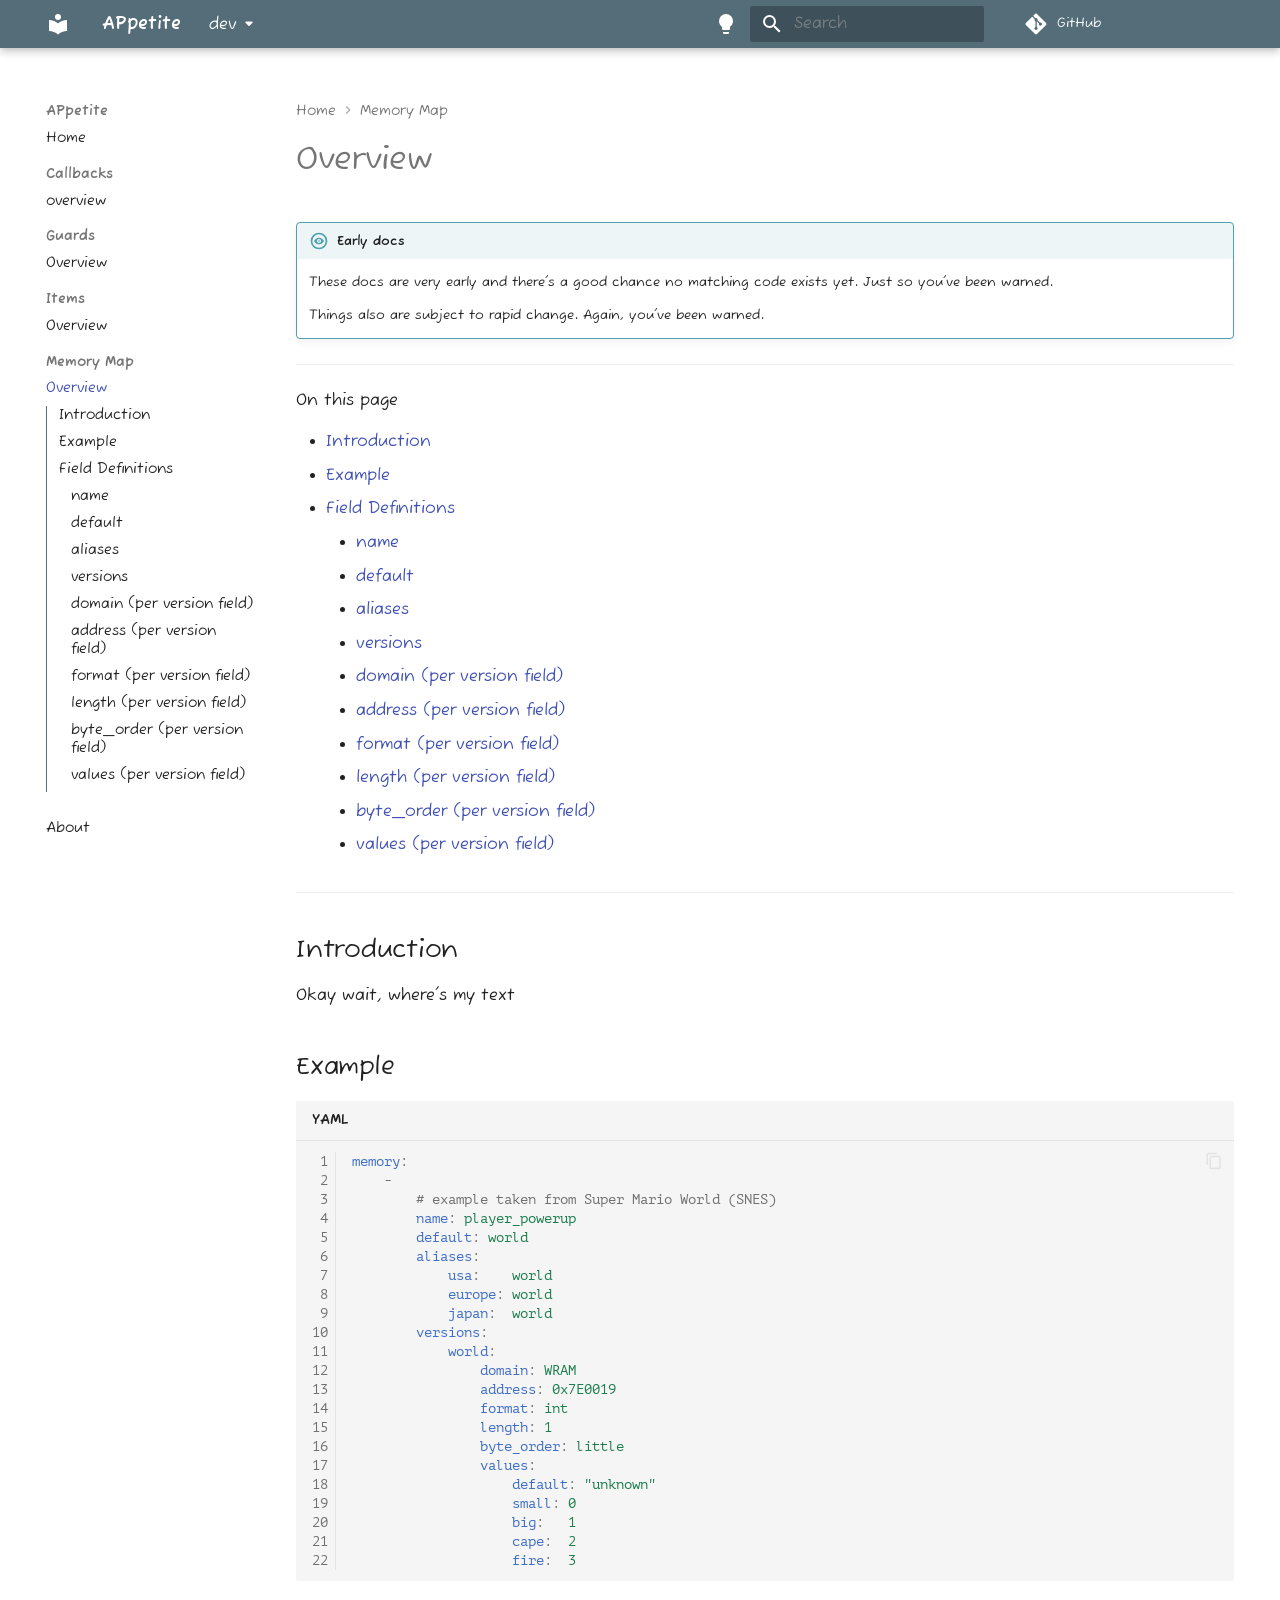
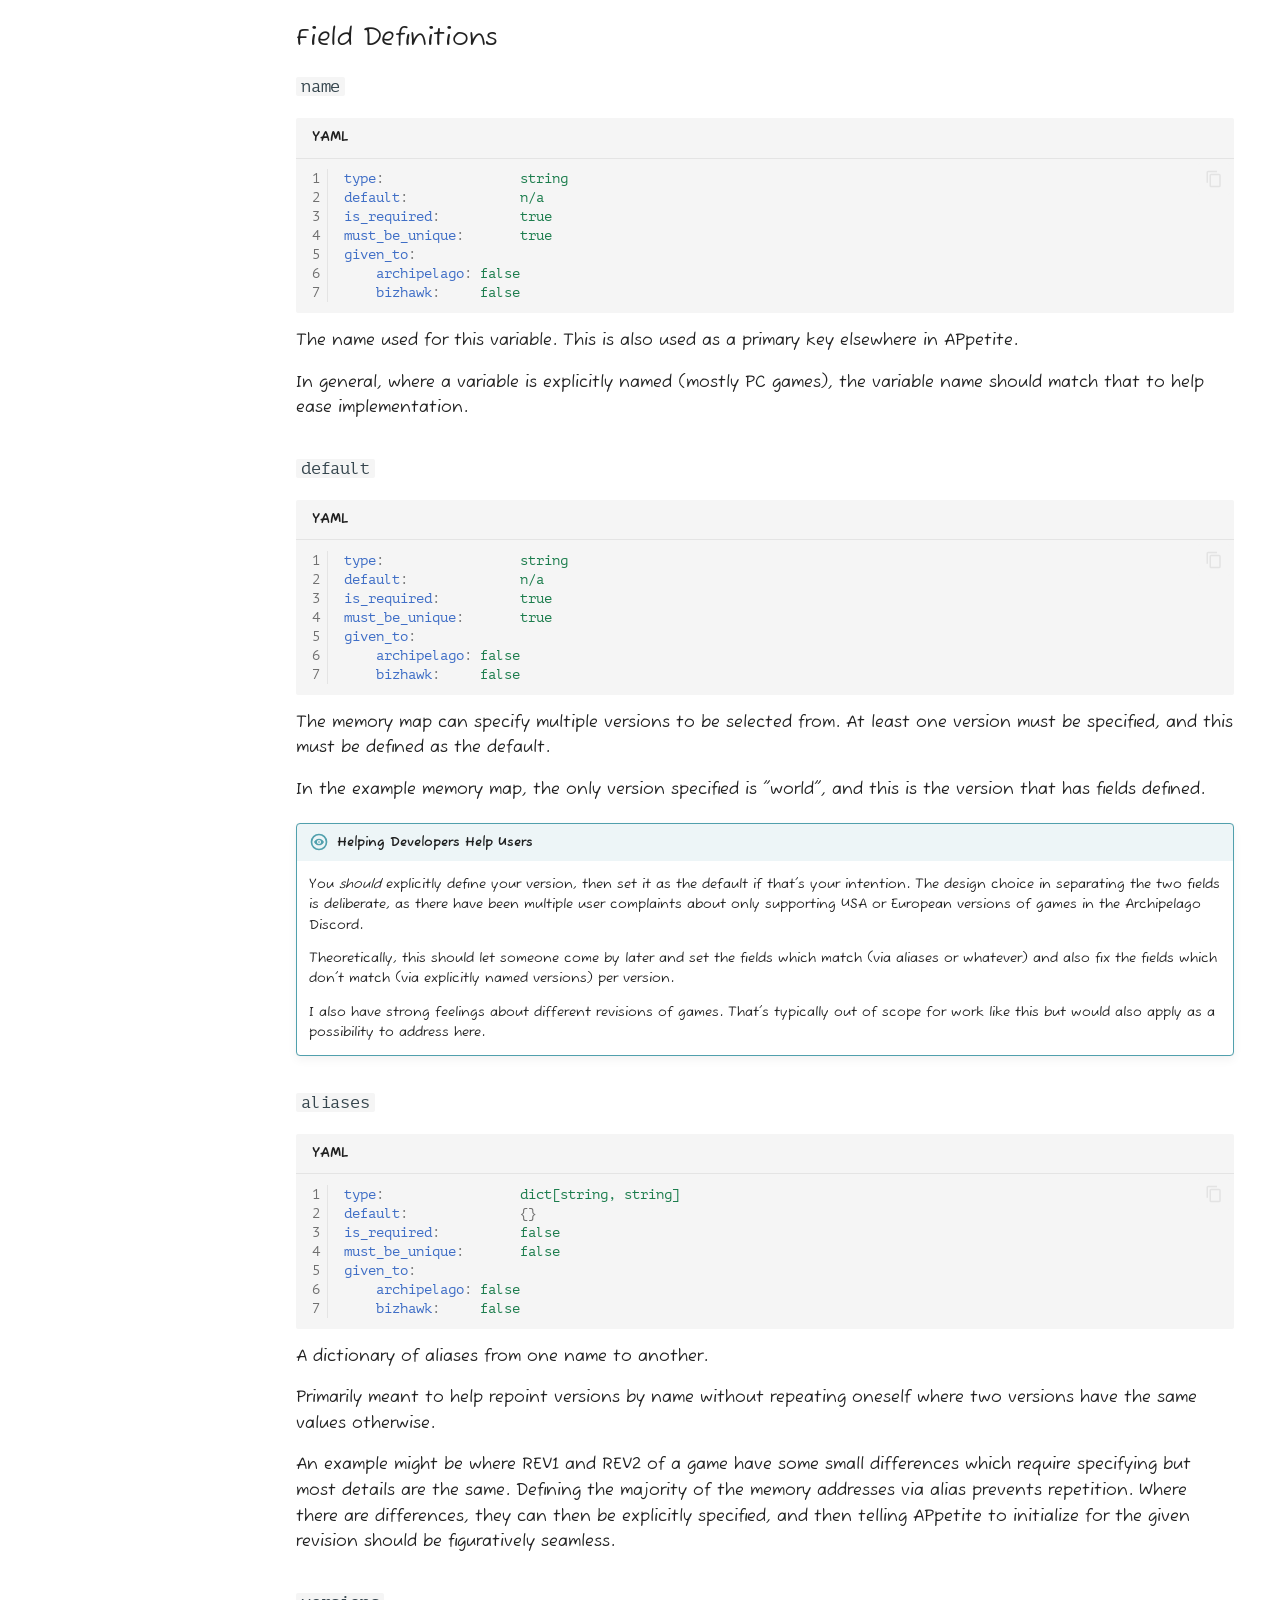
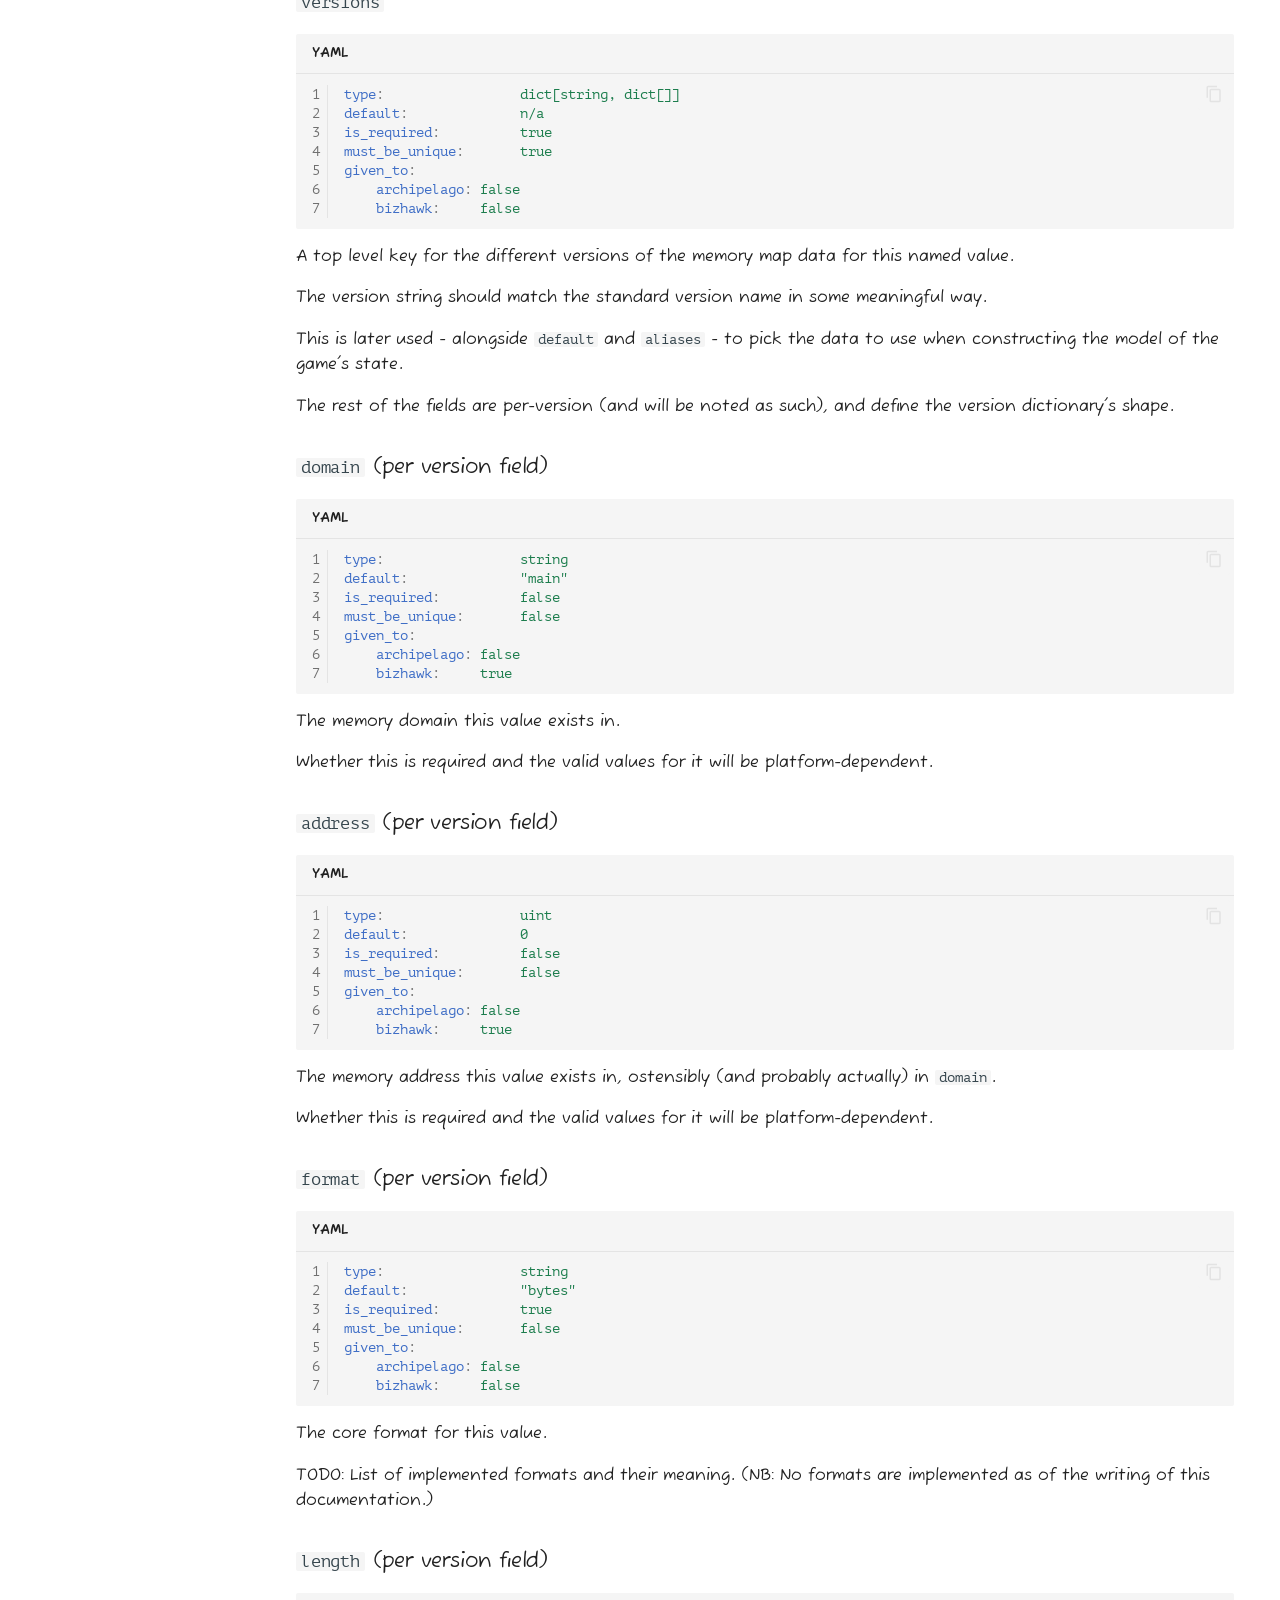
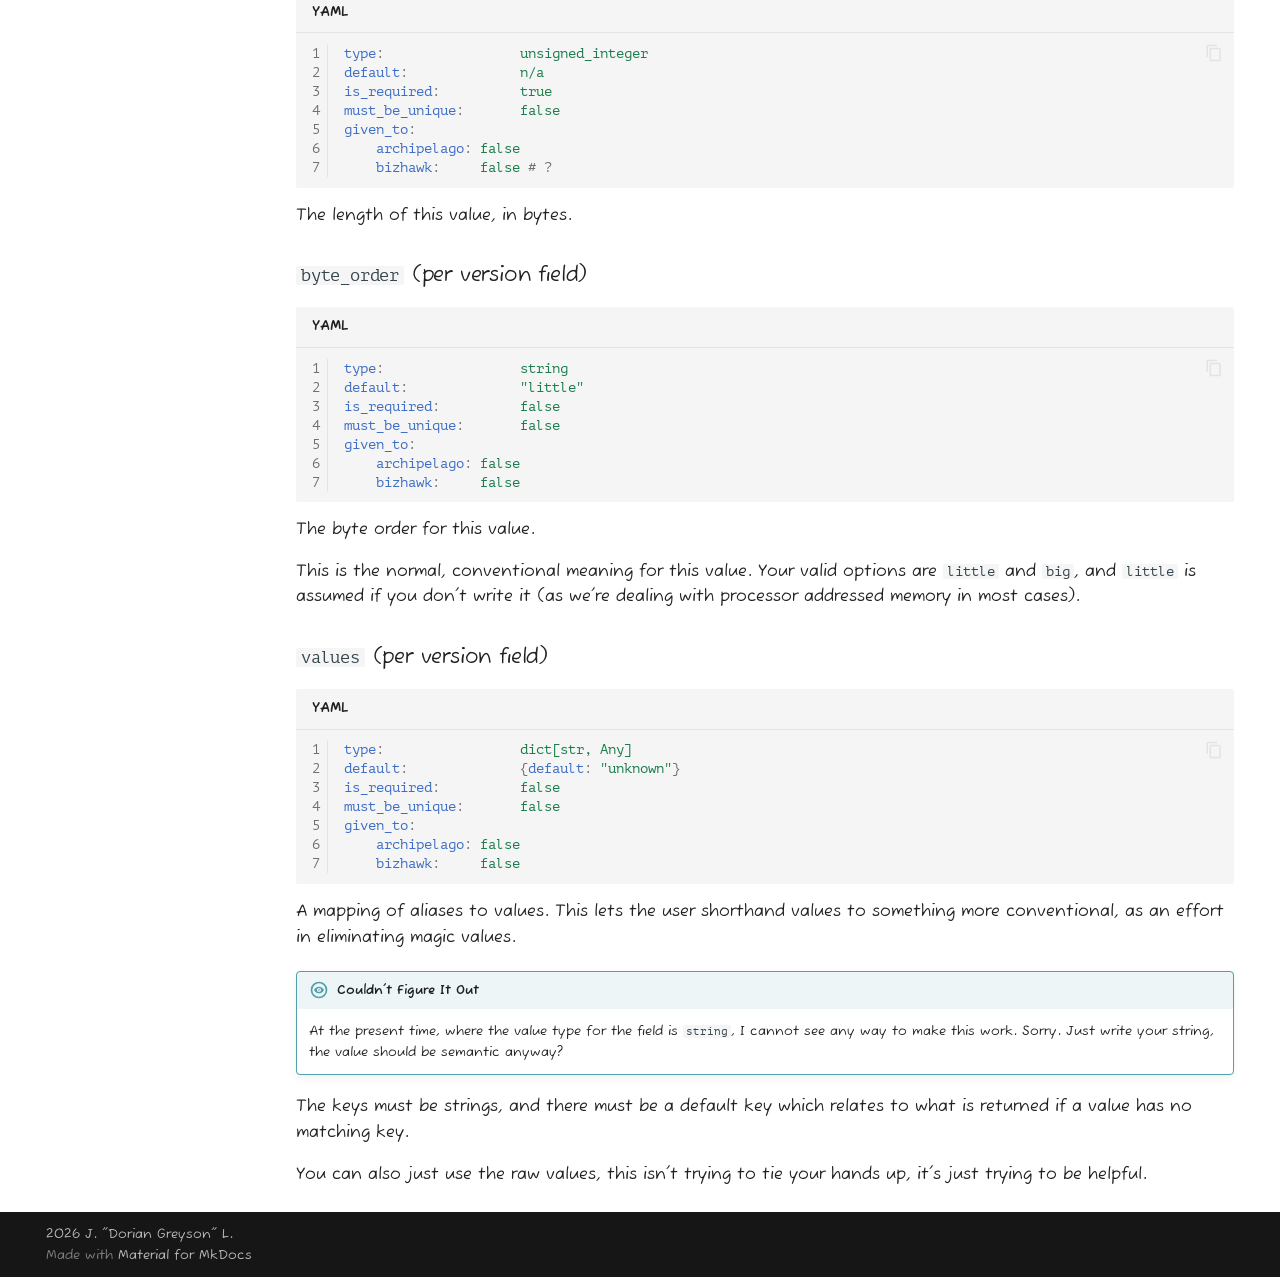
<file: dev/memory_map/overview/index.html>
<!doctype html>
<html lang="en" class="no-js">
  <head>
    
      <meta charset="utf-8">
      <meta name="viewport" content="width=device-width,initial-scale=1">
      
        <meta name="description" content="Docs for APpetite">
      
      
        <meta name="author" content="J. "Dorian Greyson" L.">
      
      
      
        <link rel="prev" href="../../items/overview/">
      
      
        <link rel="next" href="../../about/">
      
      
        
      
      
      <link rel="icon" href="../../assets/images/favicon.png">
      <meta name="generator" content="mkdocs-1.6.1, mkdocs-material-9.7.6">
    
    
      
        <title>Overview - APpetite</title>
      
    
    
      <link rel="stylesheet" href="../../assets/stylesheets/main.484c7ddc.min.css">
      
        
        <link rel="stylesheet" href="../../assets/stylesheets/palette.ab4e12ef.min.css">
      
      


    
    
      
    
    
      
        
        
        
        <link rel="stylesheet" href="../../assets/external/fonts.googleapis.com/css.9d12b39d.css">
        <style>:root{--md-text-font:"Fuzzy Bubbles";--md-code-font:"PT Mono"}</style>
      
    
    
      <link rel="stylesheet" href="../../assets/_mkdocstrings.css">
    
      <link rel="stylesheet" href="../../stylesheets/extra.css">
    
    <script>__md_scope=new URL("../..",location),__md_hash=e=>[...e].reduce(((e,_)=>(e<<5)-e+_.charCodeAt(0)),0),__md_get=(e,_=localStorage,t=__md_scope)=>JSON.parse(_.getItem(t.pathname+"."+e)),__md_set=(e,_,t=localStorage,a=__md_scope)=>{try{t.setItem(a.pathname+"."+e,JSON.stringify(_))}catch(e){}}</script>
    
      

    
    
  </head>
  
  
    
    
      
    
    
    
    
    <body dir="ltr" data-md-color-scheme="default" data-md-color-primary="blue-grey" data-md-color-accent="deep-purple">
  
    
    <input class="md-toggle" data-md-toggle="drawer" type="checkbox" id="__drawer" autocomplete="off">
    <input class="md-toggle" data-md-toggle="search" type="checkbox" id="__search" autocomplete="off">
    <label class="md-overlay" for="__drawer"></label>
    <div data-md-component="skip">
      
        
        <a href="#introduction" class="md-skip">
          Skip to content
        </a>
      
    </div>
    <div data-md-component="announce">
      
    </div>
    
      <div data-md-color-scheme="default" data-md-component="outdated" hidden>
        
      </div>
    
    
      

  

<header class="md-header md-header--shadow" data-md-component="header">
  <nav class="md-header__inner md-grid" aria-label="Header">
    <a href="../.." title="APpetite" class="md-header__button md-logo" aria-label="APpetite" data-md-component="logo">
      
  
  <svg xmlns="http://www.w3.org/2000/svg" viewBox="0 0 24 24"><path d="M12 8a3 3 0 0 0 3-3 3 3 0 0 0-3-3 3 3 0 0 0-3 3 3 3 0 0 0 3 3m0 3.54C9.64 9.35 6.5 8 3 8v11c3.5 0 6.64 1.35 9 3.54 2.36-2.19 5.5-3.54 9-3.54V8c-3.5 0-6.64 1.35-9 3.54"/></svg>

    </a>
    <label class="md-header__button md-icon" for="__drawer">
      
      <svg xmlns="http://www.w3.org/2000/svg" viewBox="0 0 24 24"><path d="M3 6h18v2H3zm0 5h18v2H3zm0 5h18v2H3z"/></svg>
    </label>
    <div class="md-header__title" data-md-component="header-title">
      <div class="md-header__ellipsis">
        <div class="md-header__topic">
          <span class="md-ellipsis">
            APpetite
          </span>
        </div>
        <div class="md-header__topic" data-md-component="header-topic">
          <span class="md-ellipsis">
            
              Overview
            
          </span>
        </div>
      </div>
    </div>
    
      
        <form class="md-header__option" data-md-component="palette">
  
    
    
    
    <input class="md-option" data-md-color-media="(prefers-color-scheme: light)" data-md-color-scheme="default" data-md-color-primary="blue-grey" data-md-color-accent="deep-purple"  aria-label="turn off the lights"  type="radio" name="__palette" id="__palette_0">
    
      <label class="md-header__button md-icon" title="turn off the lights" for="__palette_1" hidden>
        <svg xmlns="http://www.w3.org/2000/svg" viewBox="0 0 24 24"><path d="M12 2a7 7 0 0 0-7 7c0 2.38 1.19 4.47 3 5.74V17a1 1 0 0 0 1 1h6a1 1 0 0 0 1-1v-2.26c1.81-1.27 3-3.36 3-5.74a7 7 0 0 0-7-7M9 21a1 1 0 0 0 1 1h4a1 1 0 0 0 1-1v-1H9z"/></svg>
      </label>
    
  
    
    
    
    <input class="md-option" data-md-color-media="(prefers-color-scheme: dark)" data-md-color-scheme="slate" data-md-color-primary="black" data-md-color-accent="blue"  aria-label="turn on the lights"  type="radio" name="__palette" id="__palette_1">
    
      <label class="md-header__button md-icon" title="turn on the lights" for="__palette_0" hidden>
        <svg xmlns="http://www.w3.org/2000/svg" viewBox="0 0 24 24"><path d="M12 2a7 7 0 0 1 7 7c0 2.38-1.19 4.47-3 5.74V17a1 1 0 0 1-1 1H9a1 1 0 0 1-1-1v-2.26C6.19 13.47 5 11.38 5 9a7 7 0 0 1 7-7M9 21v-1h6v1a1 1 0 0 1-1 1h-4a1 1 0 0 1-1-1m3-17a5 5 0 0 0-5 5c0 2.05 1.23 3.81 3 4.58V16h4v-2.42c1.77-.77 3-2.53 3-4.58a5 5 0 0 0-5-5"/></svg>
      </label>
    
  
</form>
      
    
    
      <script>var palette=__md_get("__palette");if(palette&&palette.color){if("(prefers-color-scheme)"===palette.color.media){var media=matchMedia("(prefers-color-scheme: light)"),input=document.querySelector(media.matches?"[data-md-color-media='(prefers-color-scheme: light)']":"[data-md-color-media='(prefers-color-scheme: dark)']");palette.color.media=input.getAttribute("data-md-color-media"),palette.color.scheme=input.getAttribute("data-md-color-scheme"),palette.color.primary=input.getAttribute("data-md-color-primary"),palette.color.accent=input.getAttribute("data-md-color-accent")}for(var[key,value]of Object.entries(palette.color))document.body.setAttribute("data-md-color-"+key,value)}</script>
    
    
    
      
      
        <label class="md-header__button md-icon" for="__search">
          
          <svg xmlns="http://www.w3.org/2000/svg" viewBox="0 0 24 24"><path d="M9.5 3A6.5 6.5 0 0 1 16 9.5c0 1.61-.59 3.09-1.56 4.23l.27.27h.79l5 5-1.5 1.5-5-5v-.79l-.27-.27A6.52 6.52 0 0 1 9.5 16 6.5 6.5 0 0 1 3 9.5 6.5 6.5 0 0 1 9.5 3m0 2C7 5 5 7 5 9.5S7 14 9.5 14 14 12 14 9.5 12 5 9.5 5"/></svg>
        </label>
        <div class="md-search" data-md-component="search" role="dialog">
  <label class="md-search__overlay" for="__search"></label>
  <div class="md-search__inner" role="search">
    <form class="md-search__form" name="search">
      <input type="text" class="md-search__input" name="query" aria-label="Search" placeholder="Search" autocapitalize="off" autocorrect="off" autocomplete="off" spellcheck="false" data-md-component="search-query" required>
      <label class="md-search__icon md-icon" for="__search">
        
        <svg xmlns="http://www.w3.org/2000/svg" viewBox="0 0 24 24"><path d="M9.5 3A6.5 6.5 0 0 1 16 9.5c0 1.61-.59 3.09-1.56 4.23l.27.27h.79l5 5-1.5 1.5-5-5v-.79l-.27-.27A6.52 6.52 0 0 1 9.5 16 6.5 6.5 0 0 1 3 9.5 6.5 6.5 0 0 1 9.5 3m0 2C7 5 5 7 5 9.5S7 14 9.5 14 14 12 14 9.5 12 5 9.5 5"/></svg>
        
        <svg xmlns="http://www.w3.org/2000/svg" viewBox="0 0 24 24"><path d="M20 11v2H8l5.5 5.5-1.42 1.42L4.16 12l7.92-7.92L13.5 5.5 8 11z"/></svg>
      </label>
      <nav class="md-search__options" aria-label="Search">
        
        <button type="reset" class="md-search__icon md-icon" title="Clear" aria-label="Clear" tabindex="-1">
          
          <svg xmlns="http://www.w3.org/2000/svg" viewBox="0 0 24 24"><path d="M19 6.41 17.59 5 12 10.59 6.41 5 5 6.41 10.59 12 5 17.59 6.41 19 12 13.41 17.59 19 19 17.59 13.41 12z"/></svg>
        </button>
      </nav>
      
    </form>
    <div class="md-search__output">
      <div class="md-search__scrollwrap" tabindex="0" data-md-scrollfix>
        <div class="md-search-result" data-md-component="search-result">
          <div class="md-search-result__meta">
            Initializing search
          </div>
          <ol class="md-search-result__list" role="presentation"></ol>
        </div>
      </div>
    </div>
  </div>
</div>
      
    
    
      <div class="md-header__source">
        <a href="https://github.com/greysondn/appetite" title="Go to repository" class="md-source" data-md-component="source">
  <div class="md-source__icon md-icon">
    
    <svg xmlns="http://www.w3.org/2000/svg" viewBox="0 0 448 512"><!--! Font Awesome Free 7.1.0 by @fontawesome - https://fontawesome.com License - https://fontawesome.com/license/free (Icons: CC BY 4.0, Fonts: SIL OFL 1.1, Code: MIT License) Copyright 2025 Fonticons, Inc.--><path d="M439.6 236.1 244 40.5c-5.4-5.5-12.8-8.5-20.4-8.5s-15 3-20.4 8.4L162.5 81l51.5 51.5c27.1-9.1 52.7 16.8 43.4 43.7l49.7 49.7c34.2-11.8 61.2 31 35.5 56.7-26.5 26.5-70.2-2.9-56-37.3L240.3 199v121.9c25.3 12.5 22.3 41.8 9.1 55-6.4 6.4-15.2 10.1-24.3 10.1s-17.8-3.6-24.3-10.1c-17.6-17.6-11.1-46.9 11.2-56v-123c-20.8-8.5-24.6-30.7-18.6-45L142.6 101 8.5 235.1C3 240.6 0 247.9 0 255.5s3 15 8.5 20.4l195.6 195.7c5.4 5.4 12.7 8.4 20.4 8.4s15-3 20.4-8.4l194.7-194.7c5.4-5.4 8.4-12.8 8.4-20.4s-3-15-8.4-20.4"/></svg>
  </div>
  <div class="md-source__repository">
    GitHub
  </div>
</a>
      </div>
    
  </nav>
  
</header>
    
    <div class="md-container" data-md-component="container">
      
      
        
          
        
      
      <main class="md-main" data-md-component="main">
        <div class="md-main__inner md-grid">
          
            
              
              <div class="md-sidebar md-sidebar--primary" data-md-component="sidebar" data-md-type="navigation" >
                <div class="md-sidebar__scrollwrap">
                  <div class="md-sidebar__inner">
                    



  

<nav class="md-nav md-nav--primary md-nav--integrated" aria-label="Navigation" data-md-level="0">
  <label class="md-nav__title" for="__drawer">
    <a href="../.." title="APpetite" class="md-nav__button md-logo" aria-label="APpetite" data-md-component="logo">
      
  
  <svg xmlns="http://www.w3.org/2000/svg" viewBox="0 0 24 24"><path d="M12 8a3 3 0 0 0 3-3 3 3 0 0 0-3-3 3 3 0 0 0-3 3 3 3 0 0 0 3 3m0 3.54C9.64 9.35 6.5 8 3 8v11c3.5 0 6.64 1.35 9 3.54 2.36-2.19 5.5-3.54 9-3.54V8c-3.5 0-6.64 1.35-9 3.54"/></svg>

    </a>
    APpetite
  </label>
  
    <div class="md-nav__source">
      <a href="https://github.com/greysondn/appetite" title="Go to repository" class="md-source" data-md-component="source">
  <div class="md-source__icon md-icon">
    
    <svg xmlns="http://www.w3.org/2000/svg" viewBox="0 0 448 512"><!--! Font Awesome Free 7.1.0 by @fontawesome - https://fontawesome.com License - https://fontawesome.com/license/free (Icons: CC BY 4.0, Fonts: SIL OFL 1.1, Code: MIT License) Copyright 2025 Fonticons, Inc.--><path d="M439.6 236.1 244 40.5c-5.4-5.5-12.8-8.5-20.4-8.5s-15 3-20.4 8.4L162.5 81l51.5 51.5c27.1-9.1 52.7 16.8 43.4 43.7l49.7 49.7c34.2-11.8 61.2 31 35.5 56.7-26.5 26.5-70.2-2.9-56-37.3L240.3 199v121.9c25.3 12.5 22.3 41.8 9.1 55-6.4 6.4-15.2 10.1-24.3 10.1s-17.8-3.6-24.3-10.1c-17.6-17.6-11.1-46.9 11.2-56v-123c-20.8-8.5-24.6-30.7-18.6-45L142.6 101 8.5 235.1C3 240.6 0 247.9 0 255.5s3 15 8.5 20.4l195.6 195.7c5.4 5.4 12.7 8.4 20.4 8.4s15-3 20.4-8.4l194.7-194.7c5.4-5.4 8.4-12.8 8.4-20.4s-3-15-8.4-20.4"/></svg>
  </div>
  <div class="md-source__repository">
    GitHub
  </div>
</a>
    </div>
  
  <ul class="md-nav__list" data-md-scrollfix>
    
      
      
  
  
  
  
    <li class="md-nav__item">
      <a href="../.." class="md-nav__link">
        
  
  
  <span class="md-ellipsis">
    
  
    Home
  

    
  </span>
  
  

      </a>
    </li>
  

    
      
      
  
  
  
  
    
    
    
    
      
        
        
      
    
    
    <li class="md-nav__item md-nav__item--section md-nav__item--nested">
      
        
        
        <input class="md-nav__toggle md-toggle " type="checkbox" id="__nav_2" >
        
          
          <label class="md-nav__link" for="__nav_2" id="__nav_2_label" tabindex="">
            
  
  
  <span class="md-ellipsis">
    
  
    Callbacks
  

    
  </span>
  
  

            <span class="md-nav__icon md-icon"></span>
          </label>
        
        <nav class="md-nav" data-md-level="1" aria-labelledby="__nav_2_label" aria-expanded="false">
          <label class="md-nav__title" for="__nav_2">
            <span class="md-nav__icon md-icon"></span>
            
  
    Callbacks
  

          </label>
          <ul class="md-nav__list" data-md-scrollfix>
            
              
                
  
  
  
  
    <li class="md-nav__item">
      <a href="../../callbacks/overview/" class="md-nav__link">
        
  
  
  <span class="md-ellipsis">
    
  
    overview
  

    
  </span>
  
  

      </a>
    </li>
  

              
            
          </ul>
        </nav>
      
    </li>
  

    
      
      
  
  
  
  
    
    
    
    
      
        
        
      
    
    
    <li class="md-nav__item md-nav__item--section md-nav__item--nested">
      
        
        
        <input class="md-nav__toggle md-toggle " type="checkbox" id="__nav_3" >
        
          
          <label class="md-nav__link" for="__nav_3" id="__nav_3_label" tabindex="">
            
  
  
  <span class="md-ellipsis">
    
  
    Guards
  

    
  </span>
  
  

            <span class="md-nav__icon md-icon"></span>
          </label>
        
        <nav class="md-nav" data-md-level="1" aria-labelledby="__nav_3_label" aria-expanded="false">
          <label class="md-nav__title" for="__nav_3">
            <span class="md-nav__icon md-icon"></span>
            
  
    Guards
  

          </label>
          <ul class="md-nav__list" data-md-scrollfix>
            
              
                
  
  
  
  
    <li class="md-nav__item">
      <a href="../../guards/overview/" class="md-nav__link">
        
  
  
  <span class="md-ellipsis">
    
  
    Overview
  

    
  </span>
  
  

      </a>
    </li>
  

              
            
          </ul>
        </nav>
      
    </li>
  

    
      
      
  
  
  
  
    
    
    
    
      
        
        
      
    
    
    <li class="md-nav__item md-nav__item--section md-nav__item--nested">
      
        
        
        <input class="md-nav__toggle md-toggle " type="checkbox" id="__nav_4" >
        
          
          <label class="md-nav__link" for="__nav_4" id="__nav_4_label" tabindex="">
            
  
  
  <span class="md-ellipsis">
    
  
    Items
  

    
  </span>
  
  

            <span class="md-nav__icon md-icon"></span>
          </label>
        
        <nav class="md-nav" data-md-level="1" aria-labelledby="__nav_4_label" aria-expanded="false">
          <label class="md-nav__title" for="__nav_4">
            <span class="md-nav__icon md-icon"></span>
            
  
    Items
  

          </label>
          <ul class="md-nav__list" data-md-scrollfix>
            
              
                
  
  
  
  
    <li class="md-nav__item">
      <a href="../../items/overview/" class="md-nav__link">
        
  
  
  <span class="md-ellipsis">
    
  
    Overview
  

    
  </span>
  
  

      </a>
    </li>
  

              
            
          </ul>
        </nav>
      
    </li>
  

    
      
      
  
  
    
  
  
  
    
    
    
    
      
        
        
      
    
    
    <li class="md-nav__item md-nav__item--active md-nav__item--section md-nav__item--nested">
      
        
        
        <input class="md-nav__toggle md-toggle " type="checkbox" id="__nav_5" checked>
        
          
          <label class="md-nav__link" for="__nav_5" id="__nav_5_label" tabindex="">
            
  
  
  <span class="md-ellipsis">
    
  
    Memory Map
  

    
  </span>
  
  

            <span class="md-nav__icon md-icon"></span>
          </label>
        
        <nav class="md-nav" data-md-level="1" aria-labelledby="__nav_5_label" aria-expanded="true">
          <label class="md-nav__title" for="__nav_5">
            <span class="md-nav__icon md-icon"></span>
            
  
    Memory Map
  

          </label>
          <ul class="md-nav__list" data-md-scrollfix>
            
              
                
  
  
    
  
  
  
    <li class="md-nav__item md-nav__item--active">
      
      <input class="md-nav__toggle md-toggle" type="checkbox" id="__toc">
      
      
      
        <label class="md-nav__link md-nav__link--active" for="__toc">
          
  
  
  <span class="md-ellipsis">
    
  
    Overview
  

    
  </span>
  
  

          <span class="md-nav__icon md-icon"></span>
        </label>
      
      <a href="./" class="md-nav__link md-nav__link--active">
        
  
  
  <span class="md-ellipsis">
    
  
    Overview
  

    
  </span>
  
  

      </a>
      
        

  

<nav class="md-nav md-nav--secondary" aria-label="On this page">
  
  
  
  
    <label class="md-nav__title" for="__toc">
      <span class="md-nav__icon md-icon"></span>
      On this page
    </label>
    <ul class="md-nav__list" data-md-component="toc" data-md-scrollfix>
      
        <li class="md-nav__item">
  <a href="#introduction" class="md-nav__link">
    <span class="md-ellipsis">
      
        Introduction
      
    </span>
  </a>
  
</li>
      
        <li class="md-nav__item">
  <a href="#example" class="md-nav__link">
    <span class="md-ellipsis">
      
        Example
      
    </span>
  </a>
  
</li>
      
        <li class="md-nav__item">
  <a href="#field-definitions" class="md-nav__link">
    <span class="md-ellipsis">
      
        Field Definitions
      
    </span>
  </a>
  
    <nav class="md-nav" aria-label="Field Definitions">
      <ul class="md-nav__list">
        
          <li class="md-nav__item">
  <a href="#name" class="md-nav__link">
    <span class="md-ellipsis">
      
        name
      
    </span>
  </a>
  
</li>
        
          <li class="md-nav__item">
  <a href="#default" class="md-nav__link">
    <span class="md-ellipsis">
      
        default
      
    </span>
  </a>
  
</li>
        
          <li class="md-nav__item">
  <a href="#aliases" class="md-nav__link">
    <span class="md-ellipsis">
      
        aliases
      
    </span>
  </a>
  
</li>
        
          <li class="md-nav__item">
  <a href="#versions" class="md-nav__link">
    <span class="md-ellipsis">
      
        versions
      
    </span>
  </a>
  
</li>
        
          <li class="md-nav__item">
  <a href="#domain-per-version-field" class="md-nav__link">
    <span class="md-ellipsis">
      
        domain (per version field)
      
    </span>
  </a>
  
</li>
        
          <li class="md-nav__item">
  <a href="#address-per-version-field" class="md-nav__link">
    <span class="md-ellipsis">
      
        address (per version field)
      
    </span>
  </a>
  
</li>
        
          <li class="md-nav__item">
  <a href="#format-per-version-field" class="md-nav__link">
    <span class="md-ellipsis">
      
        format (per version field)
      
    </span>
  </a>
  
</li>
        
          <li class="md-nav__item">
  <a href="#length-per-version-field" class="md-nav__link">
    <span class="md-ellipsis">
      
        length (per version field)
      
    </span>
  </a>
  
</li>
        
          <li class="md-nav__item">
  <a href="#byte_order-per-version-field" class="md-nav__link">
    <span class="md-ellipsis">
      
        byte_order (per version field)
      
    </span>
  </a>
  
</li>
        
          <li class="md-nav__item">
  <a href="#values-per-version-field" class="md-nav__link">
    <span class="md-ellipsis">
      
        values (per version field)
      
    </span>
  </a>
  
</li>
        
      </ul>
    </nav>
  
</li>
      
    </ul>
  
</nav>
      
    </li>
  

              
            
          </ul>
        </nav>
      
    </li>
  

    
      
      
  
  
  
  
    <li class="md-nav__item">
      <a href="../../about/" class="md-nav__link">
        
  
  
  <span class="md-ellipsis">
    
  
    About
  

    
  </span>
  
  

      </a>
    </li>
  

    
  </ul>
</nav>
                  </div>
                </div>
              </div>
            
            
          
          
            <div class="md-content" data-md-component="content">
              
                



  


  <nav class="md-path" aria-label="Navigation" >
    <ol class="md-path__list">
      
        
  
  
    <li class="md-path__item">
      <a href="../.." class="md-path__link">
        
  <span class="md-ellipsis">
    Home
  </span>

      </a>
    </li>
  

      
      
        
  
  
    
    
      <li class="md-path__item">
        <a href="./" class="md-path__link">
          
  <span class="md-ellipsis">
    Memory Map
  </span>

        </a>
      </li>
    
  

      
    </ol>
  </nav>

              
              <article class="md-content__inner md-typeset">
                
                  


  
  


  <h1>Overview</h1>

<div class="admonition greysondn">
<p class="admonition-title">Early docs</p>
<p>These docs are very early and there's a good chance no matching code exists
yet. Just so you've been warned.</p>
<p>Things also are subject to rapid change. Again, you've been warned.</p>
</div>
<hr />
<div class="toc"><span class="toctitle">On this page</span><ul>
<li><a href="#introduction">Introduction</a></li>
<li><a href="#example">Example</a></li>
<li><a href="#field-definitions">Field Definitions</a><ul>
<li><a href="#name">name</a></li>
<li><a href="#default">default</a></li>
<li><a href="#aliases">aliases</a></li>
<li><a href="#versions">versions</a></li>
<li><a href="#domain-per-version-field">domain (per version field)</a></li>
<li><a href="#address-per-version-field">address (per version field)</a></li>
<li><a href="#format-per-version-field">format (per version field)</a></li>
<li><a href="#length-per-version-field">length (per version field)</a></li>
<li><a href="#byte_order-per-version-field">byte_order (per version field)</a></li>
<li><a href="#values-per-version-field">values (per version field)</a></li>
</ul>
</li>
</ul>
</div>
<hr />
<h2 id="introduction">Introduction<a class="headerlink" href="#introduction" title="Anchor link to this section for reference">&para;</a></h2>
<p>Okay wait, where's my text</p>
<h2 id="example">Example<a class="headerlink" href="#example" title="Anchor link to this section for reference">&para;</a></h2>
<div class="language-yaml highlight"><span class="filename">YAML</span><pre><span></span><code><span id="__span-0-1"><a id="__codelineno-0-1" name="__codelineno-0-1"></a><a href="#__codelineno-0-1"><span class="linenos" data-linenos=" 1 "></span></a><span class="nt">memory</span><span class="p">:</span>
</span><span id="__span-0-2"><a id="__codelineno-0-2" name="__codelineno-0-2"></a><a href="#__codelineno-0-2"><span class="linenos" data-linenos=" 2 "></span></a><span class="w">    </span><span class="p p-Indicator">-</span>
</span><span id="__span-0-3"><a id="__codelineno-0-3" name="__codelineno-0-3"></a><a href="#__codelineno-0-3"><span class="linenos" data-linenos=" 3 "></span></a><span class="w">        </span><span class="c1"># example taken from Super Mario World (SNES)</span>
</span><span id="__span-0-4"><a id="__codelineno-0-4" name="__codelineno-0-4"></a><a href="#__codelineno-0-4"><span class="linenos" data-linenos=" 4 "></span></a><span class="w">        </span><span class="nt">name</span><span class="p">:</span><span class="w"> </span><span class="l l-Scalar l-Scalar-Plain">player_powerup</span>
</span><span id="__span-0-5"><a id="__codelineno-0-5" name="__codelineno-0-5"></a><a href="#__codelineno-0-5"><span class="linenos" data-linenos=" 5 "></span></a><span class="w">        </span><span class="nt">default</span><span class="p">:</span><span class="w"> </span><span class="l l-Scalar l-Scalar-Plain">world</span>
</span><span id="__span-0-6"><a id="__codelineno-0-6" name="__codelineno-0-6"></a><a href="#__codelineno-0-6"><span class="linenos" data-linenos=" 6 "></span></a><span class="w">        </span><span class="nt">aliases</span><span class="p">:</span>
</span><span id="__span-0-7"><a id="__codelineno-0-7" name="__codelineno-0-7"></a><a href="#__codelineno-0-7"><span class="linenos" data-linenos=" 7 "></span></a><span class="w">            </span><span class="nt">usa</span><span class="p">:</span><span class="w">    </span><span class="l l-Scalar l-Scalar-Plain">world</span>
</span><span id="__span-0-8"><a id="__codelineno-0-8" name="__codelineno-0-8"></a><a href="#__codelineno-0-8"><span class="linenos" data-linenos=" 8 "></span></a><span class="w">            </span><span class="nt">europe</span><span class="p">:</span><span class="w"> </span><span class="l l-Scalar l-Scalar-Plain">world</span>
</span><span id="__span-0-9"><a id="__codelineno-0-9" name="__codelineno-0-9"></a><a href="#__codelineno-0-9"><span class="linenos" data-linenos=" 9 "></span></a><span class="w">            </span><span class="nt">japan</span><span class="p">:</span><span class="w">  </span><span class="l l-Scalar l-Scalar-Plain">world</span>
</span><span id="__span-0-10"><a id="__codelineno-0-10" name="__codelineno-0-10"></a><a href="#__codelineno-0-10"><span class="linenos" data-linenos="10 "></span></a><span class="w">        </span><span class="nt">versions</span><span class="p">:</span>
</span><span id="__span-0-11"><a id="__codelineno-0-11" name="__codelineno-0-11"></a><a href="#__codelineno-0-11"><span class="linenos" data-linenos="11 "></span></a><span class="w">            </span><span class="nt">world</span><span class="p">:</span>
</span><span id="__span-0-12"><a id="__codelineno-0-12" name="__codelineno-0-12"></a><a href="#__codelineno-0-12"><span class="linenos" data-linenos="12 "></span></a><span class="w">                </span><span class="nt">domain</span><span class="p">:</span><span class="w"> </span><span class="l l-Scalar l-Scalar-Plain">WRAM</span>
</span><span id="__span-0-13"><a id="__codelineno-0-13" name="__codelineno-0-13"></a><a href="#__codelineno-0-13"><span class="linenos" data-linenos="13 "></span></a><span class="w">                </span><span class="nt">address</span><span class="p">:</span><span class="w"> </span><span class="l l-Scalar l-Scalar-Plain">0x7E0019</span>
</span><span id="__span-0-14"><a id="__codelineno-0-14" name="__codelineno-0-14"></a><a href="#__codelineno-0-14"><span class="linenos" data-linenos="14 "></span></a><span class="w">                </span><span class="nt">format</span><span class="p">:</span><span class="w"> </span><span class="l l-Scalar l-Scalar-Plain">int</span>
</span><span id="__span-0-15"><a id="__codelineno-0-15" name="__codelineno-0-15"></a><a href="#__codelineno-0-15"><span class="linenos" data-linenos="15 "></span></a><span class="w">                </span><span class="nt">length</span><span class="p">:</span><span class="w"> </span><span class="l l-Scalar l-Scalar-Plain">1</span>
</span><span id="__span-0-16"><a id="__codelineno-0-16" name="__codelineno-0-16"></a><a href="#__codelineno-0-16"><span class="linenos" data-linenos="16 "></span></a><span class="w">                </span><span class="nt">byte_order</span><span class="p">:</span><span class="w"> </span><span class="l l-Scalar l-Scalar-Plain">little</span>
</span><span id="__span-0-17"><a id="__codelineno-0-17" name="__codelineno-0-17"></a><a href="#__codelineno-0-17"><span class="linenos" data-linenos="17 "></span></a><span class="w">                </span><span class="nt">values</span><span class="p">:</span>
</span><span id="__span-0-18"><a id="__codelineno-0-18" name="__codelineno-0-18"></a><a href="#__codelineno-0-18"><span class="linenos" data-linenos="18 "></span></a><span class="w">                    </span><span class="nt">default</span><span class="p">:</span><span class="w"> </span><span class="s">&quot;unknown&quot;</span>
</span><span id="__span-0-19"><a id="__codelineno-0-19" name="__codelineno-0-19"></a><a href="#__codelineno-0-19"><span class="linenos" data-linenos="19 "></span></a><span class="w">                    </span><span class="nt">small</span><span class="p">:</span><span class="w"> </span><span class="l l-Scalar l-Scalar-Plain">0</span>
</span><span id="__span-0-20"><a id="__codelineno-0-20" name="__codelineno-0-20"></a><a href="#__codelineno-0-20"><span class="linenos" data-linenos="20 "></span></a><span class="w">                    </span><span class="nt">big</span><span class="p">:</span><span class="w">   </span><span class="l l-Scalar l-Scalar-Plain">1</span>
</span><span id="__span-0-21"><a id="__codelineno-0-21" name="__codelineno-0-21"></a><a href="#__codelineno-0-21"><span class="linenos" data-linenos="21 "></span></a><span class="w">                    </span><span class="nt">cape</span><span class="p">:</span><span class="w">  </span><span class="l l-Scalar l-Scalar-Plain">2</span>
</span><span id="__span-0-22"><a id="__codelineno-0-22" name="__codelineno-0-22"></a><a href="#__codelineno-0-22"><span class="linenos" data-linenos="22 "></span></a><span class="w">                    </span><span class="nt">fire</span><span class="p">:</span><span class="w">  </span><span class="l l-Scalar l-Scalar-Plain">3</span>
</span></code></pre></div>
<h2 id="field-definitions">Field Definitions<a class="headerlink" href="#field-definitions" title="Anchor link to this section for reference">&para;</a></h2>
<h3 id="name"><code>name</code><a class="headerlink" href="#name" title="Anchor link to this section for reference">&para;</a></h3>
<div class="language-yaml highlight"><span class="filename">YAML</span><pre><span></span><code><span id="__span-1-1"><a id="__codelineno-1-1" name="__codelineno-1-1"></a><a href="#__codelineno-1-1"><span class="linenos" data-linenos="1 "></span></a><span class="nt">type</span><span class="p">:</span><span class="w">                 </span><span class="l l-Scalar l-Scalar-Plain">string</span>
</span><span id="__span-1-2"><a id="__codelineno-1-2" name="__codelineno-1-2"></a><a href="#__codelineno-1-2"><span class="linenos" data-linenos="2 "></span></a><span class="nt">default</span><span class="p">:</span><span class="w">              </span><span class="l l-Scalar l-Scalar-Plain">n/a</span>
</span><span id="__span-1-3"><a id="__codelineno-1-3" name="__codelineno-1-3"></a><a href="#__codelineno-1-3"><span class="linenos" data-linenos="3 "></span></a><span class="nt">is_required</span><span class="p">:</span><span class="w">          </span><span class="l l-Scalar l-Scalar-Plain">true</span>
</span><span id="__span-1-4"><a id="__codelineno-1-4" name="__codelineno-1-4"></a><a href="#__codelineno-1-4"><span class="linenos" data-linenos="4 "></span></a><span class="nt">must_be_unique</span><span class="p">:</span><span class="w">       </span><span class="l l-Scalar l-Scalar-Plain">true</span>
</span><span id="__span-1-5"><a id="__codelineno-1-5" name="__codelineno-1-5"></a><a href="#__codelineno-1-5"><span class="linenos" data-linenos="5 "></span></a><span class="nt">given_to</span><span class="p">:</span>
</span><span id="__span-1-6"><a id="__codelineno-1-6" name="__codelineno-1-6"></a><a href="#__codelineno-1-6"><span class="linenos" data-linenos="6 "></span></a><span class="w">    </span><span class="nt">archipelago</span><span class="p">:</span><span class="w"> </span><span class="l l-Scalar l-Scalar-Plain">false</span>
</span><span id="__span-1-7"><a id="__codelineno-1-7" name="__codelineno-1-7"></a><a href="#__codelineno-1-7"><span class="linenos" data-linenos="7 "></span></a><span class="w">    </span><span class="nt">bizhawk</span><span class="p">:</span><span class="w">     </span><span class="l l-Scalar l-Scalar-Plain">false</span>
</span></code></pre></div>
<p>The name used for this variable. This is also used as a primary key elsewhere in APpetite.</p>
<p>In general, where a variable is explicitly named (mostly PC games), the variable name should match that to help ease implementation.</p>
<h3 id="default"><code>default</code><a class="headerlink" href="#default" title="Anchor link to this section for reference">&para;</a></h3>
<div class="language-yaml highlight"><span class="filename">YAML</span><pre><span></span><code><span id="__span-2-1"><a id="__codelineno-2-1" name="__codelineno-2-1"></a><a href="#__codelineno-2-1"><span class="linenos" data-linenos="1 "></span></a><span class="nt">type</span><span class="p">:</span><span class="w">                 </span><span class="l l-Scalar l-Scalar-Plain">string</span>
</span><span id="__span-2-2"><a id="__codelineno-2-2" name="__codelineno-2-2"></a><a href="#__codelineno-2-2"><span class="linenos" data-linenos="2 "></span></a><span class="nt">default</span><span class="p">:</span><span class="w">              </span><span class="l l-Scalar l-Scalar-Plain">n/a</span>
</span><span id="__span-2-3"><a id="__codelineno-2-3" name="__codelineno-2-3"></a><a href="#__codelineno-2-3"><span class="linenos" data-linenos="3 "></span></a><span class="nt">is_required</span><span class="p">:</span><span class="w">          </span><span class="l l-Scalar l-Scalar-Plain">true</span>
</span><span id="__span-2-4"><a id="__codelineno-2-4" name="__codelineno-2-4"></a><a href="#__codelineno-2-4"><span class="linenos" data-linenos="4 "></span></a><span class="nt">must_be_unique</span><span class="p">:</span><span class="w">       </span><span class="l l-Scalar l-Scalar-Plain">true</span>
</span><span id="__span-2-5"><a id="__codelineno-2-5" name="__codelineno-2-5"></a><a href="#__codelineno-2-5"><span class="linenos" data-linenos="5 "></span></a><span class="nt">given_to</span><span class="p">:</span>
</span><span id="__span-2-6"><a id="__codelineno-2-6" name="__codelineno-2-6"></a><a href="#__codelineno-2-6"><span class="linenos" data-linenos="6 "></span></a><span class="w">    </span><span class="nt">archipelago</span><span class="p">:</span><span class="w"> </span><span class="l l-Scalar l-Scalar-Plain">false</span>
</span><span id="__span-2-7"><a id="__codelineno-2-7" name="__codelineno-2-7"></a><a href="#__codelineno-2-7"><span class="linenos" data-linenos="7 "></span></a><span class="w">    </span><span class="nt">bizhawk</span><span class="p">:</span><span class="w">     </span><span class="l l-Scalar l-Scalar-Plain">false</span>
</span></code></pre></div>
<p>The memory map can specify multiple versions to be selected from. At least one version must be specified, and this must be defined as the default.</p>
<p>In the example memory map, the only version specified is "world", and this is the version that has fields defined. </p>
<div class="admonition greysondn">
<p class="admonition-title">Helping Developers Help Users</p>
<p>You <em>should</em> explicitly define your version, then set it as the default if that's your intention. The design choice in separating the two fields is deliberate, as there have been multiple user complaints about only supporting USA or European versions of games in the Archipelago Discord.</p>
<p>Theoretically, this should let someone come by later and set the fields which match (via aliases or whatever) and also fix the fields which don't match (via explicitly named versions) per version.</p>
<p>I also have strong feelings about different revisions of games. That's typically out of scope for work like this but would also apply as a possibility to address here.</p>
</div>
<h3 id="aliases"><code>aliases</code><a class="headerlink" href="#aliases" title="Anchor link to this section for reference">&para;</a></h3>
<div class="language-yaml highlight"><span class="filename">YAML</span><pre><span></span><code><span id="__span-3-1"><a id="__codelineno-3-1" name="__codelineno-3-1"></a><a href="#__codelineno-3-1"><span class="linenos" data-linenos="1 "></span></a><span class="nt">type</span><span class="p">:</span><span class="w">                 </span><span class="l l-Scalar l-Scalar-Plain">dict[string, string]</span>
</span><span id="__span-3-2"><a id="__codelineno-3-2" name="__codelineno-3-2"></a><a href="#__codelineno-3-2"><span class="linenos" data-linenos="2 "></span></a><span class="nt">default</span><span class="p">:</span><span class="w">              </span><span class="p p-Indicator">{}</span>
</span><span id="__span-3-3"><a id="__codelineno-3-3" name="__codelineno-3-3"></a><a href="#__codelineno-3-3"><span class="linenos" data-linenos="3 "></span></a><span class="nt">is_required</span><span class="p">:</span><span class="w">          </span><span class="l l-Scalar l-Scalar-Plain">false</span>
</span><span id="__span-3-4"><a id="__codelineno-3-4" name="__codelineno-3-4"></a><a href="#__codelineno-3-4"><span class="linenos" data-linenos="4 "></span></a><span class="nt">must_be_unique</span><span class="p">:</span><span class="w">       </span><span class="l l-Scalar l-Scalar-Plain">false</span>
</span><span id="__span-3-5"><a id="__codelineno-3-5" name="__codelineno-3-5"></a><a href="#__codelineno-3-5"><span class="linenos" data-linenos="5 "></span></a><span class="nt">given_to</span><span class="p">:</span>
</span><span id="__span-3-6"><a id="__codelineno-3-6" name="__codelineno-3-6"></a><a href="#__codelineno-3-6"><span class="linenos" data-linenos="6 "></span></a><span class="w">    </span><span class="nt">archipelago</span><span class="p">:</span><span class="w"> </span><span class="l l-Scalar l-Scalar-Plain">false</span>
</span><span id="__span-3-7"><a id="__codelineno-3-7" name="__codelineno-3-7"></a><a href="#__codelineno-3-7"><span class="linenos" data-linenos="7 "></span></a><span class="w">    </span><span class="nt">bizhawk</span><span class="p">:</span><span class="w">     </span><span class="l l-Scalar l-Scalar-Plain">false</span>
</span></code></pre></div>
<p>A dictionary of aliases from one name to another.</p>
<p>Primarily meant to help repoint versions by name without repeating oneself where two versions have the same values otherwise.</p>
<p>An example might be where REV1 and REV2 of a game have some small differences which require specifying but most details are the same. Defining the majority of the memory addresses via alias prevents repetition. Where there are differences, they can then be explicitly specified, and then telling APpetite to initialize for the given revision should be figuratively seamless.</p>
<h3 id="versions"><code>versions</code><a class="headerlink" href="#versions" title="Anchor link to this section for reference">&para;</a></h3>
<div class="language-yaml highlight"><span class="filename">YAML</span><pre><span></span><code><span id="__span-4-1"><a id="__codelineno-4-1" name="__codelineno-4-1"></a><a href="#__codelineno-4-1"><span class="linenos" data-linenos="1 "></span></a><span class="nt">type</span><span class="p">:</span><span class="w">                 </span><span class="l l-Scalar l-Scalar-Plain">dict[string, dict[]]</span>
</span><span id="__span-4-2"><a id="__codelineno-4-2" name="__codelineno-4-2"></a><a href="#__codelineno-4-2"><span class="linenos" data-linenos="2 "></span></a><span class="nt">default</span><span class="p">:</span><span class="w">              </span><span class="l l-Scalar l-Scalar-Plain">n/a</span>
</span><span id="__span-4-3"><a id="__codelineno-4-3" name="__codelineno-4-3"></a><a href="#__codelineno-4-3"><span class="linenos" data-linenos="3 "></span></a><span class="nt">is_required</span><span class="p">:</span><span class="w">          </span><span class="l l-Scalar l-Scalar-Plain">true</span>
</span><span id="__span-4-4"><a id="__codelineno-4-4" name="__codelineno-4-4"></a><a href="#__codelineno-4-4"><span class="linenos" data-linenos="4 "></span></a><span class="nt">must_be_unique</span><span class="p">:</span><span class="w">       </span><span class="l l-Scalar l-Scalar-Plain">true</span>
</span><span id="__span-4-5"><a id="__codelineno-4-5" name="__codelineno-4-5"></a><a href="#__codelineno-4-5"><span class="linenos" data-linenos="5 "></span></a><span class="nt">given_to</span><span class="p">:</span>
</span><span id="__span-4-6"><a id="__codelineno-4-6" name="__codelineno-4-6"></a><a href="#__codelineno-4-6"><span class="linenos" data-linenos="6 "></span></a><span class="w">    </span><span class="nt">archipelago</span><span class="p">:</span><span class="w"> </span><span class="l l-Scalar l-Scalar-Plain">false</span>
</span><span id="__span-4-7"><a id="__codelineno-4-7" name="__codelineno-4-7"></a><a href="#__codelineno-4-7"><span class="linenos" data-linenos="7 "></span></a><span class="w">    </span><span class="nt">bizhawk</span><span class="p">:</span><span class="w">     </span><span class="l l-Scalar l-Scalar-Plain">false</span>
</span></code></pre></div>
<p>A top level key for the different versions of the memory map data for this named value.</p>
<p>The version string should match the standard version name in some meaningful way.</p>
<p>This is later used - alongside <code>default</code> and <code>aliases</code> - to pick the data to use when constructing the model of the game's state.</p>
<p>The rest of the fields are per-version (and will be noted as such), and define the version dictionary's shape.</p>
<h3 id="domain-per-version-field"><code>domain</code> (per version field)<a class="headerlink" href="#domain-per-version-field" title="Anchor link to this section for reference">&para;</a></h3>
<div class="language-yaml highlight"><span class="filename">YAML</span><pre><span></span><code><span id="__span-5-1"><a id="__codelineno-5-1" name="__codelineno-5-1"></a><a href="#__codelineno-5-1"><span class="linenos" data-linenos="1 "></span></a><span class="nt">type</span><span class="p">:</span><span class="w">                 </span><span class="l l-Scalar l-Scalar-Plain">string</span>
</span><span id="__span-5-2"><a id="__codelineno-5-2" name="__codelineno-5-2"></a><a href="#__codelineno-5-2"><span class="linenos" data-linenos="2 "></span></a><span class="nt">default</span><span class="p">:</span><span class="w">              </span><span class="s">&quot;main&quot;</span>
</span><span id="__span-5-3"><a id="__codelineno-5-3" name="__codelineno-5-3"></a><a href="#__codelineno-5-3"><span class="linenos" data-linenos="3 "></span></a><span class="nt">is_required</span><span class="p">:</span><span class="w">          </span><span class="l l-Scalar l-Scalar-Plain">false</span>
</span><span id="__span-5-4"><a id="__codelineno-5-4" name="__codelineno-5-4"></a><a href="#__codelineno-5-4"><span class="linenos" data-linenos="4 "></span></a><span class="nt">must_be_unique</span><span class="p">:</span><span class="w">       </span><span class="l l-Scalar l-Scalar-Plain">false</span>
</span><span id="__span-5-5"><a id="__codelineno-5-5" name="__codelineno-5-5"></a><a href="#__codelineno-5-5"><span class="linenos" data-linenos="5 "></span></a><span class="nt">given_to</span><span class="p">:</span>
</span><span id="__span-5-6"><a id="__codelineno-5-6" name="__codelineno-5-6"></a><a href="#__codelineno-5-6"><span class="linenos" data-linenos="6 "></span></a><span class="w">    </span><span class="nt">archipelago</span><span class="p">:</span><span class="w"> </span><span class="l l-Scalar l-Scalar-Plain">false</span>
</span><span id="__span-5-7"><a id="__codelineno-5-7" name="__codelineno-5-7"></a><a href="#__codelineno-5-7"><span class="linenos" data-linenos="7 "></span></a><span class="w">    </span><span class="nt">bizhawk</span><span class="p">:</span><span class="w">     </span><span class="l l-Scalar l-Scalar-Plain">true</span>
</span></code></pre></div>
<p>The memory domain this value exists in.</p>
<p>Whether this is required and the valid values for it will be platform-dependent.</p>
<h3 id="address-per-version-field"><code>address</code> (per version field)<a class="headerlink" href="#address-per-version-field" title="Anchor link to this section for reference">&para;</a></h3>
<div class="language-yaml highlight"><span class="filename">YAML</span><pre><span></span><code><span id="__span-6-1"><a id="__codelineno-6-1" name="__codelineno-6-1"></a><a href="#__codelineno-6-1"><span class="linenos" data-linenos="1 "></span></a><span class="nt">type</span><span class="p">:</span><span class="w">                 </span><span class="l l-Scalar l-Scalar-Plain">uint</span>
</span><span id="__span-6-2"><a id="__codelineno-6-2" name="__codelineno-6-2"></a><a href="#__codelineno-6-2"><span class="linenos" data-linenos="2 "></span></a><span class="nt">default</span><span class="p">:</span><span class="w">              </span><span class="l l-Scalar l-Scalar-Plain">0</span>
</span><span id="__span-6-3"><a id="__codelineno-6-3" name="__codelineno-6-3"></a><a href="#__codelineno-6-3"><span class="linenos" data-linenos="3 "></span></a><span class="nt">is_required</span><span class="p">:</span><span class="w">          </span><span class="l l-Scalar l-Scalar-Plain">false</span>
</span><span id="__span-6-4"><a id="__codelineno-6-4" name="__codelineno-6-4"></a><a href="#__codelineno-6-4"><span class="linenos" data-linenos="4 "></span></a><span class="nt">must_be_unique</span><span class="p">:</span><span class="w">       </span><span class="l l-Scalar l-Scalar-Plain">false</span>
</span><span id="__span-6-5"><a id="__codelineno-6-5" name="__codelineno-6-5"></a><a href="#__codelineno-6-5"><span class="linenos" data-linenos="5 "></span></a><span class="nt">given_to</span><span class="p">:</span>
</span><span id="__span-6-6"><a id="__codelineno-6-6" name="__codelineno-6-6"></a><a href="#__codelineno-6-6"><span class="linenos" data-linenos="6 "></span></a><span class="w">    </span><span class="nt">archipelago</span><span class="p">:</span><span class="w"> </span><span class="l l-Scalar l-Scalar-Plain">false</span>
</span><span id="__span-6-7"><a id="__codelineno-6-7" name="__codelineno-6-7"></a><a href="#__codelineno-6-7"><span class="linenos" data-linenos="7 "></span></a><span class="w">    </span><span class="nt">bizhawk</span><span class="p">:</span><span class="w">     </span><span class="l l-Scalar l-Scalar-Plain">true</span>
</span></code></pre></div>
<p>The memory address this value exists in, ostensibly (and probably actually) in <code>domain</code>.</p>
<p>Whether this is required and the valid values for it will be platform-dependent.</p>
<h3 id="format-per-version-field"><code>format</code> (per version field)<a class="headerlink" href="#format-per-version-field" title="Anchor link to this section for reference">&para;</a></h3>
<div class="language-yaml highlight"><span class="filename">YAML</span><pre><span></span><code><span id="__span-7-1"><a id="__codelineno-7-1" name="__codelineno-7-1"></a><a href="#__codelineno-7-1"><span class="linenos" data-linenos="1 "></span></a><span class="nt">type</span><span class="p">:</span><span class="w">                 </span><span class="l l-Scalar l-Scalar-Plain">string</span>
</span><span id="__span-7-2"><a id="__codelineno-7-2" name="__codelineno-7-2"></a><a href="#__codelineno-7-2"><span class="linenos" data-linenos="2 "></span></a><span class="nt">default</span><span class="p">:</span><span class="w">              </span><span class="s">&quot;bytes&quot;</span>
</span><span id="__span-7-3"><a id="__codelineno-7-3" name="__codelineno-7-3"></a><a href="#__codelineno-7-3"><span class="linenos" data-linenos="3 "></span></a><span class="nt">is_required</span><span class="p">:</span><span class="w">          </span><span class="l l-Scalar l-Scalar-Plain">true</span>
</span><span id="__span-7-4"><a id="__codelineno-7-4" name="__codelineno-7-4"></a><a href="#__codelineno-7-4"><span class="linenos" data-linenos="4 "></span></a><span class="nt">must_be_unique</span><span class="p">:</span><span class="w">       </span><span class="l l-Scalar l-Scalar-Plain">false</span>
</span><span id="__span-7-5"><a id="__codelineno-7-5" name="__codelineno-7-5"></a><a href="#__codelineno-7-5"><span class="linenos" data-linenos="5 "></span></a><span class="nt">given_to</span><span class="p">:</span>
</span><span id="__span-7-6"><a id="__codelineno-7-6" name="__codelineno-7-6"></a><a href="#__codelineno-7-6"><span class="linenos" data-linenos="6 "></span></a><span class="w">    </span><span class="nt">archipelago</span><span class="p">:</span><span class="w"> </span><span class="l l-Scalar l-Scalar-Plain">false</span>
</span><span id="__span-7-7"><a id="__codelineno-7-7" name="__codelineno-7-7"></a><a href="#__codelineno-7-7"><span class="linenos" data-linenos="7 "></span></a><span class="w">    </span><span class="nt">bizhawk</span><span class="p">:</span><span class="w">     </span><span class="l l-Scalar l-Scalar-Plain">false</span>
</span></code></pre></div>
<p>The core format for this  value.</p>
<p>TODO: List of implemented formats and their meaning. (NB: No formats are implemented as of the writing of this documentation.)</p>
<h3 id="length-per-version-field"><code>length</code> (per version field)<a class="headerlink" href="#length-per-version-field" title="Anchor link to this section for reference">&para;</a></h3>
<div class="language-yaml highlight"><span class="filename">YAML</span><pre><span></span><code><span id="__span-8-1"><a id="__codelineno-8-1" name="__codelineno-8-1"></a><a href="#__codelineno-8-1"><span class="linenos" data-linenos="1 "></span></a><span class="nt">type</span><span class="p">:</span><span class="w">                 </span><span class="l l-Scalar l-Scalar-Plain">unsigned_integer</span>
</span><span id="__span-8-2"><a id="__codelineno-8-2" name="__codelineno-8-2"></a><a href="#__codelineno-8-2"><span class="linenos" data-linenos="2 "></span></a><span class="nt">default</span><span class="p">:</span><span class="w">              </span><span class="l l-Scalar l-Scalar-Plain">n/a</span>
</span><span id="__span-8-3"><a id="__codelineno-8-3" name="__codelineno-8-3"></a><a href="#__codelineno-8-3"><span class="linenos" data-linenos="3 "></span></a><span class="nt">is_required</span><span class="p">:</span><span class="w">          </span><span class="l l-Scalar l-Scalar-Plain">true</span>
</span><span id="__span-8-4"><a id="__codelineno-8-4" name="__codelineno-8-4"></a><a href="#__codelineno-8-4"><span class="linenos" data-linenos="4 "></span></a><span class="nt">must_be_unique</span><span class="p">:</span><span class="w">       </span><span class="l l-Scalar l-Scalar-Plain">false</span>
</span><span id="__span-8-5"><a id="__codelineno-8-5" name="__codelineno-8-5"></a><a href="#__codelineno-8-5"><span class="linenos" data-linenos="5 "></span></a><span class="nt">given_to</span><span class="p">:</span>
</span><span id="__span-8-6"><a id="__codelineno-8-6" name="__codelineno-8-6"></a><a href="#__codelineno-8-6"><span class="linenos" data-linenos="6 "></span></a><span class="w">    </span><span class="nt">archipelago</span><span class="p">:</span><span class="w"> </span><span class="l l-Scalar l-Scalar-Plain">false</span>
</span><span id="__span-8-7"><a id="__codelineno-8-7" name="__codelineno-8-7"></a><a href="#__codelineno-8-7"><span class="linenos" data-linenos="7 "></span></a><span class="w">    </span><span class="nt">bizhawk</span><span class="p">:</span><span class="w">     </span><span class="l l-Scalar l-Scalar-Plain">false</span><span class="w"> </span><span class="c1"># ?</span>
</span></code></pre></div>
<p>The length of this value, in bytes.</p>
<h3 id="byte_order-per-version-field"><code>byte_order</code> (per version field)<a class="headerlink" href="#byte_order-per-version-field" title="Anchor link to this section for reference">&para;</a></h3>
<div class="language-yaml highlight"><span class="filename">YAML</span><pre><span></span><code><span id="__span-9-1"><a id="__codelineno-9-1" name="__codelineno-9-1"></a><a href="#__codelineno-9-1"><span class="linenos" data-linenos="1 "></span></a><span class="nt">type</span><span class="p">:</span><span class="w">                 </span><span class="l l-Scalar l-Scalar-Plain">string</span>
</span><span id="__span-9-2"><a id="__codelineno-9-2" name="__codelineno-9-2"></a><a href="#__codelineno-9-2"><span class="linenos" data-linenos="2 "></span></a><span class="nt">default</span><span class="p">:</span><span class="w">              </span><span class="s">&quot;little&quot;</span>
</span><span id="__span-9-3"><a id="__codelineno-9-3" name="__codelineno-9-3"></a><a href="#__codelineno-9-3"><span class="linenos" data-linenos="3 "></span></a><span class="nt">is_required</span><span class="p">:</span><span class="w">          </span><span class="l l-Scalar l-Scalar-Plain">false</span>
</span><span id="__span-9-4"><a id="__codelineno-9-4" name="__codelineno-9-4"></a><a href="#__codelineno-9-4"><span class="linenos" data-linenos="4 "></span></a><span class="nt">must_be_unique</span><span class="p">:</span><span class="w">       </span><span class="l l-Scalar l-Scalar-Plain">false</span>
</span><span id="__span-9-5"><a id="__codelineno-9-5" name="__codelineno-9-5"></a><a href="#__codelineno-9-5"><span class="linenos" data-linenos="5 "></span></a><span class="nt">given_to</span><span class="p">:</span>
</span><span id="__span-9-6"><a id="__codelineno-9-6" name="__codelineno-9-6"></a><a href="#__codelineno-9-6"><span class="linenos" data-linenos="6 "></span></a><span class="w">    </span><span class="nt">archipelago</span><span class="p">:</span><span class="w"> </span><span class="l l-Scalar l-Scalar-Plain">false</span>
</span><span id="__span-9-7"><a id="__codelineno-9-7" name="__codelineno-9-7"></a><a href="#__codelineno-9-7"><span class="linenos" data-linenos="7 "></span></a><span class="w">    </span><span class="nt">bizhawk</span><span class="p">:</span><span class="w">     </span><span class="l l-Scalar l-Scalar-Plain">false</span>
</span></code></pre></div>
<p>The byte order for this value.</p>
<p>This is the normal, conventional meaning for this value. Your valid options are <code>little</code> and <code>big</code>, and <code>little</code> is assumed if you don't write it (as we're dealing with processor addressed memory in most cases).</p>
<h3 id="values-per-version-field"><code>values</code> (per version field)<a class="headerlink" href="#values-per-version-field" title="Anchor link to this section for reference">&para;</a></h3>
<div class="language-yaml highlight"><span class="filename">YAML</span><pre><span></span><code><span id="__span-10-1"><a id="__codelineno-10-1" name="__codelineno-10-1"></a><a href="#__codelineno-10-1"><span class="linenos" data-linenos="1 "></span></a><span class="nt">type</span><span class="p">:</span><span class="w">                 </span><span class="l l-Scalar l-Scalar-Plain">dict[str, Any]</span>
</span><span id="__span-10-2"><a id="__codelineno-10-2" name="__codelineno-10-2"></a><a href="#__codelineno-10-2"><span class="linenos" data-linenos="2 "></span></a><span class="nt">default</span><span class="p">:</span><span class="w">              </span><span class="p p-Indicator">{</span><span class="nt">default</span><span class="p">:</span><span class="w"> </span><span class="s">&quot;unknown&quot;</span><span class="p p-Indicator">}</span>
</span><span id="__span-10-3"><a id="__codelineno-10-3" name="__codelineno-10-3"></a><a href="#__codelineno-10-3"><span class="linenos" data-linenos="3 "></span></a><span class="nt">is_required</span><span class="p">:</span><span class="w">          </span><span class="l l-Scalar l-Scalar-Plain">false</span>
</span><span id="__span-10-4"><a id="__codelineno-10-4" name="__codelineno-10-4"></a><a href="#__codelineno-10-4"><span class="linenos" data-linenos="4 "></span></a><span class="nt">must_be_unique</span><span class="p">:</span><span class="w">       </span><span class="l l-Scalar l-Scalar-Plain">false</span>
</span><span id="__span-10-5"><a id="__codelineno-10-5" name="__codelineno-10-5"></a><a href="#__codelineno-10-5"><span class="linenos" data-linenos="5 "></span></a><span class="nt">given_to</span><span class="p">:</span>
</span><span id="__span-10-6"><a id="__codelineno-10-6" name="__codelineno-10-6"></a><a href="#__codelineno-10-6"><span class="linenos" data-linenos="6 "></span></a><span class="w">    </span><span class="nt">archipelago</span><span class="p">:</span><span class="w"> </span><span class="l l-Scalar l-Scalar-Plain">false</span>
</span><span id="__span-10-7"><a id="__codelineno-10-7" name="__codelineno-10-7"></a><a href="#__codelineno-10-7"><span class="linenos" data-linenos="7 "></span></a><span class="w">    </span><span class="nt">bizhawk</span><span class="p">:</span><span class="w">     </span><span class="l l-Scalar l-Scalar-Plain">false</span>
</span></code></pre></div>
<p>A mapping of aliases to values. This lets the user shorthand values to something more conventional, as an effort in eliminating magic values.</p>
<div class="admonition greysondn">
<p class="admonition-title">Couldn't Figure It Out</p>
<p>At the present time, where the value type for the field is <code>string</code>, I cannot see any way to make this work. Sorry. Just write your string, the value should be semantic anyway?</p>
</div>
<p>The keys must be strings, and there must be a default key which relates to what is returned if a value has no matching key.</p>
<p>You can also just use the raw values, this isn't trying to tie your hands up, it's just trying to be helpful.</p>












                
              </article>
            </div>
          
          
<script>var target=document.getElementById(location.hash.slice(1));target&&target.name&&(target.checked=target.name.startsWith("__tabbed_"))</script>
        </div>
        
      </main>
      
        <footer class="md-footer">
  
  <div class="md-footer-meta md-typeset">
    <div class="md-footer-meta__inner md-grid">
      <div class="md-copyright">
  
    <div class="md-copyright__highlight">
      2026 J. "Dorian Greyson" L.
    </div>
  
  
    Made with
    <a href="https://squidfunk.github.io/mkdocs-material/" target="_blank" rel="noopener">
      Material for MkDocs
    </a>
  
</div>
      
    </div>
  </div>
</footer>
      
    </div>
    <div class="md-dialog" data-md-component="dialog">
      <div class="md-dialog__inner md-typeset"></div>
    </div>
    
      <div class="md-progress" data-md-component="progress" role="progressbar"></div>
    
    
    
      
      
      <script id="__config" type="application/json">{"annotate": null, "base": "../..", "features": ["content.code.annotate", "content.code.copy", "navigation.instant", "navigation.instant.progress", "navigation.path", "navigation.sections", "toc.follow", "toc.integrate"], "search": "../../assets/javascripts/workers/search.2c215733.min.js", "tags": null, "translations": {"clipboard.copied": "Copied to clipboard", "clipboard.copy": "Copy to clipboard", "search.result.more.one": "1 more on this page", "search.result.more.other": "# more on this page", "search.result.none": "No matching documents", "search.result.one": "1 matching document", "search.result.other": "# matching documents", "search.result.placeholder": "Type to start searching", "search.result.term.missing": "Missing", "select.version": "Select version"}, "version": {"provider": "mike"}}</script>
    
    
      <script src="../../assets/javascripts/bundle.79ae519e.min.js"></script>
      
        <script src="../../assets/external/unpkg.com/mermaid@11/dist/mermaid.min.js"></script>
      
    
  </body>
</html>
</file>
<file: dev/assets/external/fonts.googleapis.com/css.9d12b39d.css>
/* vietnamese */
@font-face {
  font-family: 'Fuzzy Bubbles';
  font-style: normal;
  font-weight: 400;
  font-display: fallback;
  src: url(../fonts.gstatic.com/s/fuzzybubbles/v9/6qLGKZMbrgv9pwtjPEVNV0F2BnvzZisr.woff2) format('woff2');
  unicode-range: U+0102-0103, U+0110-0111, U+0128-0129, U+0168-0169, U+01A0-01A1, U+01AF-01B0, U+0300-0301, U+0303-0304, U+0308-0309, U+0323, U+0329, U+1EA0-1EF9, U+20AB;
}
/* latin-ext */
@font-face {
  font-family: 'Fuzzy Bubbles';
  font-style: normal;
  font-weight: 400;
  font-display: fallback;
  src: url(../fonts.gstatic.com/s/fuzzybubbles/v9/6qLGKZMbrgv9pwtjPEVNV0F2BnrzZisr.woff2) format('woff2');
  unicode-range: U+0100-02BA, U+02BD-02C5, U+02C7-02CC, U+02CE-02D7, U+02DD-02FF, U+0304, U+0308, U+0329, U+1D00-1DBF, U+1E00-1E9F, U+1EF2-1EFF, U+2020, U+20A0-20AB, U+20AD-20C0, U+2113, U+2C60-2C7F, U+A720-A7FF;
}
/* latin */
@font-face {
  font-family: 'Fuzzy Bubbles';
  font-style: normal;
  font-weight: 400;
  font-display: fallback;
  src: url(../fonts.gstatic.com/s/fuzzybubbles/v9/6qLGKZMbrgv9pwtjPEVNV0F2BnTzZg.woff2) format('woff2');
  unicode-range: U+0000-00FF, U+0131, U+0152-0153, U+02BB-02BC, U+02C6, U+02DA, U+02DC, U+0304, U+0308, U+0329, U+2000-206F, U+20AC, U+2122, U+2191, U+2193, U+2212, U+2215, U+FEFF, U+FFFD;
}
/* vietnamese */
@font-face {
  font-family: 'Fuzzy Bubbles';
  font-style: normal;
  font-weight: 700;
  font-display: fallback;
  src: url(../fonts.gstatic.com/s/fuzzybubbles/v9/6qLbKZMbrgv9pwtjPEVNV0F2Ds_WcxsKZ3M1.woff2) format('woff2');
  unicode-range: U+0102-0103, U+0110-0111, U+0128-0129, U+0168-0169, U+01A0-01A1, U+01AF-01B0, U+0300-0301, U+0303-0304, U+0308-0309, U+0323, U+0329, U+1EA0-1EF9, U+20AB;
}
/* latin-ext */
@font-face {
  font-family: 'Fuzzy Bubbles';
  font-style: normal;
  font-weight: 700;
  font-display: fallback;
  src: url(../fonts.gstatic.com/s/fuzzybubbles/v9/6qLbKZMbrgv9pwtjPEVNV0F2Ds_WcxoKZ3M1.woff2) format('woff2');
  unicode-range: U+0100-02BA, U+02BD-02C5, U+02C7-02CC, U+02CE-02D7, U+02DD-02FF, U+0304, U+0308, U+0329, U+1D00-1DBF, U+1E00-1E9F, U+1EF2-1EFF, U+2020, U+20A0-20AB, U+20AD-20C0, U+2113, U+2C60-2C7F, U+A720-A7FF;
}
/* latin */
@font-face {
  font-family: 'Fuzzy Bubbles';
  font-style: normal;
  font-weight: 700;
  font-display: fallback;
  src: url(../fonts.gstatic.com/s/fuzzybubbles/v9/6qLbKZMbrgv9pwtjPEVNV0F2Ds_WcxQKZw.woff2) format('woff2');
  unicode-range: U+0000-00FF, U+0131, U+0152-0153, U+02BB-02BC, U+02C6, U+02DA, U+02DC, U+0304, U+0308, U+0329, U+2000-206F, U+20AC, U+2122, U+2191, U+2193, U+2212, U+2215, U+FEFF, U+FFFD;
}
/* cyrillic-ext */
@font-face {
  font-family: 'PT Mono';
  font-style: normal;
  font-weight: 400;
  font-display: fallback;
  src: url(../fonts.gstatic.com/s/ptmono/v14/9oRONYoBnWILk-9AnCIzM-Py.woff2) format('woff2');
  unicode-range: U+0460-052F, U+1C80-1C8A, U+20B4, U+2DE0-2DFF, U+A640-A69F, U+FE2E-FE2F;
}
/* cyrillic */
@font-face {
  font-family: 'PT Mono';
  font-style: normal;
  font-weight: 400;
  font-display: fallback;
  src: url(../fonts.gstatic.com/s/ptmono/v14/9oRONYoBnWILk-9AnCszM-Py.woff2) format('woff2');
  unicode-range: U+0301, U+0400-045F, U+0490-0491, U+04B0-04B1, U+2116;
}
/* latin-ext */
@font-face {
  font-family: 'PT Mono';
  font-style: normal;
  font-weight: 400;
  font-display: fallback;
  src: url(../fonts.gstatic.com/s/ptmono/v14/9oRONYoBnWILk-9AnCEzM-Py.woff2) format('woff2');
  unicode-range: U+0100-02BA, U+02BD-02C5, U+02C7-02CC, U+02CE-02D7, U+02DD-02FF, U+0304, U+0308, U+0329, U+1D00-1DBF, U+1E00-1E9F, U+1EF2-1EFF, U+2020, U+20A0-20AB, U+20AD-20C0, U+2113, U+2C60-2C7F, U+A720-A7FF;
}
/* latin */
@font-face {
  font-family: 'PT Mono';
  font-style: normal;
  font-weight: 400;
  font-display: fallback;
  src: url(../fonts.gstatic.com/s/ptmono/v14/9oRONYoBnWILk-9AnC8zMw.woff2) format('woff2');
  unicode-range: U+0000-00FF, U+0131, U+0152-0153, U+02BB-02BC, U+02C6, U+02DA, U+02DC, U+0304, U+0308, U+0329, U+2000-206F, U+20AC, U+2122, U+2191, U+2193, U+2212, U+2215, U+FEFF, U+FFFD;
}
</file>
<file: dev/assets/_mkdocstrings.css>
/* Avoid breaking parameter names, etc. in table cells. */
.doc-contents td code {
  word-break: normal !important;
}

/* No line break before first paragraph of descriptions. */
.doc-md-description,
.doc-md-description>p:first-child {
  display: inline;
}

/* No text transformation from Material for MkDocs for H5 headings. */
.md-typeset h5 .doc-object-name {
  text-transform: none;
}

/* Max width for docstring sections tables. */
.doc .md-typeset__table,
.doc .md-typeset__table table {
  display: table !important;
  width: 100%;
}

.doc .md-typeset__table tr {
  display: table-row;
}

/* Defaults in Spacy table style. */
.doc-param-default,
.doc-type_param-default {
  float: right;
}

/* Parameter headings must be inline, not blocks. */
.doc-heading-parameter,
.doc-heading-type_parameter {
  display: inline;
}

/* Default font size for parameter headings. */
.md-typeset .doc-heading-parameter {
  font-size: inherit;
}

/* Prefer space on the right, not the left of parameter permalinks. */
.doc-heading-parameter .headerlink,
.doc-heading-type_parameter .headerlink {
  margin-left: 0 !important;
  margin-right: 0.2rem;
}

/* Backward-compatibility: docstring section titles in bold. */
.doc-section-title {
  font-weight: bold;
}

/* Backlinks crumb separator. */
.doc-backlink-crumb {
  display: inline-flex;
  gap: .2rem;
  white-space: nowrap;
  align-items: center;
  vertical-align: middle;
}
.doc-backlink-crumb:not(:first-child)::before {
  background-color: var(--md-default-fg-color--lighter);
  content: "";
  display: inline;
  height: 1rem;
  --md-path-icon: url('data:image/svg+xml;charset=utf-8,<svg xmlns="http://www.w3.org/2000/svg" viewBox="0 0 24 24"><path d="M8.59 16.58 13.17 12 8.59 7.41 10 6l6 6-6 6z"/></svg>');
  -webkit-mask-image: var(--md-path-icon);
  mask-image: var(--md-path-icon);
  width: 1rem;
}
.doc-backlink-crumb.last {
  font-weight: bold;
}

/* Symbols in Navigation and ToC. */
:root, :host,
[data-md-color-scheme="default"] {
  --doc-symbol-parameter-fg-color: #df50af;
  --doc-symbol-type_parameter-fg-color: #df50af;
  --doc-symbol-attribute-fg-color: #953800;
  --doc-symbol-function-fg-color: #8250df;
  --doc-symbol-method-fg-color: #8250df;
  --doc-symbol-class-fg-color: #0550ae;
  --doc-symbol-type_alias-fg-color: #0550ae;
  --doc-symbol-module-fg-color: #5cad0f;

  --doc-symbol-parameter-bg-color: #df50af1a;
  --doc-symbol-type_parameter-bg-color: #df50af1a;
  --doc-symbol-attribute-bg-color: #9538001a;
  --doc-symbol-function-bg-color: #8250df1a;
  --doc-symbol-method-bg-color: #8250df1a;
  --doc-symbol-class-bg-color: #0550ae1a;
  --doc-symbol-type_alias-bg-color: #0550ae1a;
  --doc-symbol-module-bg-color: #5cad0f1a;
}

[data-md-color-scheme="slate"] {
  --doc-symbol-parameter-fg-color: #ffa8cc;
  --doc-symbol-type_parameter-fg-color: #ffa8cc;
  --doc-symbol-attribute-fg-color: #ffa657;
  --doc-symbol-function-fg-color: #d2a8ff;
  --doc-symbol-method-fg-color: #d2a8ff;
  --doc-symbol-class-fg-color: #79c0ff;
  --doc-symbol-type_alias-fg-color: #79c0ff;
  --doc-symbol-module-fg-color: #baff79;

  --doc-symbol-parameter-bg-color: #ffa8cc1a;
  --doc-symbol-type_parameter-bg-color: #ffa8cc1a;
  --doc-symbol-attribute-bg-color: #ffa6571a;
  --doc-symbol-function-bg-color: #d2a8ff1a;
  --doc-symbol-method-bg-color: #d2a8ff1a;
  --doc-symbol-class-bg-color: #79c0ff1a;
  --doc-symbol-type_alias-bg-color: #79c0ff1a;
  --doc-symbol-module-bg-color: #baff791a;
}

code.doc-symbol {
  border-radius: .1rem;
  font-size: .85em;
  padding: 0 .3em;
  font-weight: bold;
}

code.doc-symbol-parameter,
a code.doc-symbol-parameter {
  color: var(--doc-symbol-parameter-fg-color);
  background-color: var(--doc-symbol-parameter-bg-color);
}

code.doc-symbol-parameter::after {
  content: "param";
}

code.doc-symbol-type_parameter,
a code.doc-symbol-type_parameter {
  color: var(--doc-symbol-type_parameter-fg-color);
  background-color: var(--doc-symbol-type_parameter-bg-color);
}

code.doc-symbol-type_parameter::after {
  content: "type-param";
}

code.doc-symbol-attribute,
a code.doc-symbol-attribute {
  color: var(--doc-symbol-attribute-fg-color);
  background-color: var(--doc-symbol-attribute-bg-color);
}

code.doc-symbol-attribute::after {
  content: "attr";
}

code.doc-symbol-function,
a code.doc-symbol-function {
  color: var(--doc-symbol-function-fg-color);
  background-color: var(--doc-symbol-function-bg-color);
}

code.doc-symbol-function::after {
  content: "func";
}

code.doc-symbol-method,
a code.doc-symbol-method {
  color: var(--doc-symbol-method-fg-color);
  background-color: var(--doc-symbol-method-bg-color);
}

code.doc-symbol-method::after {
  content: "meth";
}

code.doc-symbol-class,
a code.doc-symbol-class {
  color: var(--doc-symbol-class-fg-color);
  background-color: var(--doc-symbol-class-bg-color);
}

code.doc-symbol-class::after {
  content: "class";
}


code.doc-symbol-type_alias,
a code.doc-symbol-type_alias {
  color: var(--doc-symbol-type_alias-fg-color);
  background-color: var(--doc-symbol-type_alias-bg-color);
}

code.doc-symbol-type_alias::after {
  content: "type";
}

code.doc-symbol-module,
a code.doc-symbol-module {
  color: var(--doc-symbol-module-fg-color);
  background-color: var(--doc-symbol-module-bg-color);
}

code.doc-symbol-module::after {
  content: "mod";
}

.doc-signature .autorefs {
  color: inherit;
  border-bottom: 1px dotted currentcolor;
}

/* Source code blocks (admonitions). */
:root {
  --md-admonition-icon--mkdocstrings-source: url('data:image/svg+xml;charset=utf-8,<svg xmlns="http://www.w3.org/2000/svg" viewBox="0 0 24 24"><path d="M15.22 4.97a.75.75 0 0 1 1.06 0l6.5 6.5a.75.75 0 0 1 0 1.06l-6.5 6.5a.749.749 0 0 1-1.275-.326.75.75 0 0 1 .215-.734L21.19 12l-5.97-5.97a.75.75 0 0 1 0-1.06m-6.44 0a.75.75 0 0 1 0 1.06L2.81 12l5.97 5.97a.749.749 0 0 1-.326 1.275.75.75 0 0 1-.734-.215l-6.5-6.5a.75.75 0 0 1 0-1.06l6.5-6.5a.75.75 0 0 1 1.06 0"/></svg>')
}
.md-typeset .admonition.mkdocstrings-source,
.md-typeset details.mkdocstrings-source {
  border: none;
  padding: 0;
}
.md-typeset .admonition.mkdocstrings-source:focus-within,
.md-typeset details.mkdocstrings-source:focus-within {
  box-shadow: none;
}
.md-typeset .mkdocstrings-source > .admonition-title,
.md-typeset .mkdocstrings-source > summary {
  background-color: inherit;
}
.md-typeset .mkdocstrings-source > .admonition-title::before,
.md-typeset .mkdocstrings-source > summary::before {
  background-color: var(--md-default-fg-color);
  -webkit-mask-image: var(--md-admonition-icon--mkdocstrings-source);
          mask-image: var(--md-admonition-icon--mkdocstrings-source);
}
</file>
<file: dev/stylesheets/extra.css>
/* greysondn admonitions */
:root {
    --md-admonition-icon--greysondn: url('data:image/svg+xml;charset=utf-8,<svg xmlns="http://www.w3.org/2000/svg" viewBox="0 0 24 24"><path d="M12 22A10 10 0 0 1 2 12 10 10 0 0 1 12 2a10 10 0 0 1 10 10 10 10 0 0 1-10 10m0-2a8 8 0 0 0 8-8 8 8 0 0 0-8-8 8 8 0 0 0-8 8 8 8 0 0 0 8 8m0-9a1 1 0 0 1 1 1 1 1 0 0 1-1 1 1 1 0 0 1-1-1 1 1 0 0 1 1-1m0-3c2.63 0 5 1.57 6 4a6.505 6.505 0 0 1-8.5 3.5A6.52 6.52 0 0 1 6 12c1-2.43 3.37-4 6-4m0 1.5A2.5 2.5 0 0 0 9.5 12a2.5 2.5 0 0 0 2.5 2.5 2.5 2.5 0 0 0 2.5-2.5A2.5 2.5 0 0 0 12 9.5" /></svg>')
}

.md-typeset .admonition.greysondn,
.md-typeset details.greysondn {
    border-color: rgb(81, 160, 173);
}

.md-typeset .greysondn>.admonition-title,
.md-typeset .greysondn>summary {
    background-color: rgba(81, 160, 173, 0.1);
}

.md-typeset .greysondn>.admonition-title::before,
.md-typeset .greysondn>summary::before {
    background-color: rgb(81, 160, 173);
    -webkit-mask-image: var(--md-admonition-icon--greysondn);
    mask-image: var(--md-admonition-icon--greysondn); }
</file>
<file: main/assets/external/fonts.googleapis.com/css.9d12b39d.css>
/* vietnamese */
@font-face {
  font-family: 'Fuzzy Bubbles';
  font-style: normal;
  font-weight: 400;
  font-display: fallback;
  src: url(../fonts.gstatic.com/s/fuzzybubbles/v9/6qLGKZMbrgv9pwtjPEVNV0F2BnvzZisr.woff2) format('woff2');
  unicode-range: U+0102-0103, U+0110-0111, U+0128-0129, U+0168-0169, U+01A0-01A1, U+01AF-01B0, U+0300-0301, U+0303-0304, U+0308-0309, U+0323, U+0329, U+1EA0-1EF9, U+20AB;
}
/* latin-ext */
@font-face {
  font-family: 'Fuzzy Bubbles';
  font-style: normal;
  font-weight: 400;
  font-display: fallback;
  src: url(../fonts.gstatic.com/s/fuzzybubbles/v9/6qLGKZMbrgv9pwtjPEVNV0F2BnrzZisr.woff2) format('woff2');
  unicode-range: U+0100-02BA, U+02BD-02C5, U+02C7-02CC, U+02CE-02D7, U+02DD-02FF, U+0304, U+0308, U+0329, U+1D00-1DBF, U+1E00-1E9F, U+1EF2-1EFF, U+2020, U+20A0-20AB, U+20AD-20C0, U+2113, U+2C60-2C7F, U+A720-A7FF;
}
/* latin */
@font-face {
  font-family: 'Fuzzy Bubbles';
  font-style: normal;
  font-weight: 400;
  font-display: fallback;
  src: url(../fonts.gstatic.com/s/fuzzybubbles/v9/6qLGKZMbrgv9pwtjPEVNV0F2BnTzZg.woff2) format('woff2');
  unicode-range: U+0000-00FF, U+0131, U+0152-0153, U+02BB-02BC, U+02C6, U+02DA, U+02DC, U+0304, U+0308, U+0329, U+2000-206F, U+20AC, U+2122, U+2191, U+2193, U+2212, U+2215, U+FEFF, U+FFFD;
}
/* vietnamese */
@font-face {
  font-family: 'Fuzzy Bubbles';
  font-style: normal;
  font-weight: 700;
  font-display: fallback;
  src: url(../fonts.gstatic.com/s/fuzzybubbles/v9/6qLbKZMbrgv9pwtjPEVNV0F2Ds_WcxsKZ3M1.woff2) format('woff2');
  unicode-range: U+0102-0103, U+0110-0111, U+0128-0129, U+0168-0169, U+01A0-01A1, U+01AF-01B0, U+0300-0301, U+0303-0304, U+0308-0309, U+0323, U+0329, U+1EA0-1EF9, U+20AB;
}
/* latin-ext */
@font-face {
  font-family: 'Fuzzy Bubbles';
  font-style: normal;
  font-weight: 700;
  font-display: fallback;
  src: url(../fonts.gstatic.com/s/fuzzybubbles/v9/6qLbKZMbrgv9pwtjPEVNV0F2Ds_WcxoKZ3M1.woff2) format('woff2');
  unicode-range: U+0100-02BA, U+02BD-02C5, U+02C7-02CC, U+02CE-02D7, U+02DD-02FF, U+0304, U+0308, U+0329, U+1D00-1DBF, U+1E00-1E9F, U+1EF2-1EFF, U+2020, U+20A0-20AB, U+20AD-20C0, U+2113, U+2C60-2C7F, U+A720-A7FF;
}
/* latin */
@font-face {
  font-family: 'Fuzzy Bubbles';
  font-style: normal;
  font-weight: 700;
  font-display: fallback;
  src: url(../fonts.gstatic.com/s/fuzzybubbles/v9/6qLbKZMbrgv9pwtjPEVNV0F2Ds_WcxQKZw.woff2) format('woff2');
  unicode-range: U+0000-00FF, U+0131, U+0152-0153, U+02BB-02BC, U+02C6, U+02DA, U+02DC, U+0304, U+0308, U+0329, U+2000-206F, U+20AC, U+2122, U+2191, U+2193, U+2212, U+2215, U+FEFF, U+FFFD;
}
/* cyrillic-ext */
@font-face {
  font-family: 'PT Mono';
  font-style: normal;
  font-weight: 400;
  font-display: fallback;
  src: url(../fonts.gstatic.com/s/ptmono/v14/9oRONYoBnWILk-9AnCIzM-Py.woff2) format('woff2');
  unicode-range: U+0460-052F, U+1C80-1C8A, U+20B4, U+2DE0-2DFF, U+A640-A69F, U+FE2E-FE2F;
}
/* cyrillic */
@font-face {
  font-family: 'PT Mono';
  font-style: normal;
  font-weight: 400;
  font-display: fallback;
  src: url(../fonts.gstatic.com/s/ptmono/v14/9oRONYoBnWILk-9AnCszM-Py.woff2) format('woff2');
  unicode-range: U+0301, U+0400-045F, U+0490-0491, U+04B0-04B1, U+2116;
}
/* latin-ext */
@font-face {
  font-family: 'PT Mono';
  font-style: normal;
  font-weight: 400;
  font-display: fallback;
  src: url(../fonts.gstatic.com/s/ptmono/v14/9oRONYoBnWILk-9AnCEzM-Py.woff2) format('woff2');
  unicode-range: U+0100-02BA, U+02BD-02C5, U+02C7-02CC, U+02CE-02D7, U+02DD-02FF, U+0304, U+0308, U+0329, U+1D00-1DBF, U+1E00-1E9F, U+1EF2-1EFF, U+2020, U+20A0-20AB, U+20AD-20C0, U+2113, U+2C60-2C7F, U+A720-A7FF;
}
/* latin */
@font-face {
  font-family: 'PT Mono';
  font-style: normal;
  font-weight: 400;
  font-display: fallback;
  src: url(../fonts.gstatic.com/s/ptmono/v14/9oRONYoBnWILk-9AnC8zMw.woff2) format('woff2');
  unicode-range: U+0000-00FF, U+0131, U+0152-0153, U+02BB-02BC, U+02C6, U+02DA, U+02DC, U+0304, U+0308, U+0329, U+2000-206F, U+20AC, U+2122, U+2191, U+2193, U+2212, U+2215, U+FEFF, U+FFFD;
}
</file>
<file: main/assets/_mkdocstrings.css>
/* Avoid breaking parameter names, etc. in table cells. */
.doc-contents td code {
  word-break: normal !important;
}

/* No line break before first paragraph of descriptions. */
.doc-md-description,
.doc-md-description>p:first-child {
  display: inline;
}

/* No text transformation from Material for MkDocs for H5 headings. */
.md-typeset h5 .doc-object-name {
  text-transform: none;
}

/* Max width for docstring sections tables. */
.doc .md-typeset__table,
.doc .md-typeset__table table {
  display: table !important;
  width: 100%;
}

.doc .md-typeset__table tr {
  display: table-row;
}

/* Defaults in Spacy table style. */
.doc-param-default,
.doc-type_param-default {
  float: right;
}

/* Parameter headings must be inline, not blocks. */
.doc-heading-parameter,
.doc-heading-type_parameter {
  display: inline;
}

/* Default font size for parameter headings. */
.md-typeset .doc-heading-parameter {
  font-size: inherit;
}

/* Prefer space on the right, not the left of parameter permalinks. */
.doc-heading-parameter .headerlink,
.doc-heading-type_parameter .headerlink {
  margin-left: 0 !important;
  margin-right: 0.2rem;
}

/* Backward-compatibility: docstring section titles in bold. */
.doc-section-title {
  font-weight: bold;
}

/* Backlinks crumb separator. */
.doc-backlink-crumb {
  display: inline-flex;
  gap: .2rem;
  white-space: nowrap;
  align-items: center;
  vertical-align: middle;
}
.doc-backlink-crumb:not(:first-child)::before {
  background-color: var(--md-default-fg-color--lighter);
  content: "";
  display: inline;
  height: 1rem;
  --md-path-icon: url('data:image/svg+xml;charset=utf-8,<svg xmlns="http://www.w3.org/2000/svg" viewBox="0 0 24 24"><path d="M8.59 16.58 13.17 12 8.59 7.41 10 6l6 6-6 6z"/></svg>');
  -webkit-mask-image: var(--md-path-icon);
  mask-image: var(--md-path-icon);
  width: 1rem;
}
.doc-backlink-crumb.last {
  font-weight: bold;
}

/* Symbols in Navigation and ToC. */
:root, :host,
[data-md-color-scheme="default"] {
  --doc-symbol-parameter-fg-color: #df50af;
  --doc-symbol-type_parameter-fg-color: #df50af;
  --doc-symbol-attribute-fg-color: #953800;
  --doc-symbol-function-fg-color: #8250df;
  --doc-symbol-method-fg-color: #8250df;
  --doc-symbol-class-fg-color: #0550ae;
  --doc-symbol-type_alias-fg-color: #0550ae;
  --doc-symbol-module-fg-color: #5cad0f;

  --doc-symbol-parameter-bg-color: #df50af1a;
  --doc-symbol-type_parameter-bg-color: #df50af1a;
  --doc-symbol-attribute-bg-color: #9538001a;
  --doc-symbol-function-bg-color: #8250df1a;
  --doc-symbol-method-bg-color: #8250df1a;
  --doc-symbol-class-bg-color: #0550ae1a;
  --doc-symbol-type_alias-bg-color: #0550ae1a;
  --doc-symbol-module-bg-color: #5cad0f1a;
}

[data-md-color-scheme="slate"] {
  --doc-symbol-parameter-fg-color: #ffa8cc;
  --doc-symbol-type_parameter-fg-color: #ffa8cc;
  --doc-symbol-attribute-fg-color: #ffa657;
  --doc-symbol-function-fg-color: #d2a8ff;
  --doc-symbol-method-fg-color: #d2a8ff;
  --doc-symbol-class-fg-color: #79c0ff;
  --doc-symbol-type_alias-fg-color: #79c0ff;
  --doc-symbol-module-fg-color: #baff79;

  --doc-symbol-parameter-bg-color: #ffa8cc1a;
  --doc-symbol-type_parameter-bg-color: #ffa8cc1a;
  --doc-symbol-attribute-bg-color: #ffa6571a;
  --doc-symbol-function-bg-color: #d2a8ff1a;
  --doc-symbol-method-bg-color: #d2a8ff1a;
  --doc-symbol-class-bg-color: #79c0ff1a;
  --doc-symbol-type_alias-bg-color: #79c0ff1a;
  --doc-symbol-module-bg-color: #baff791a;
}

code.doc-symbol {
  border-radius: .1rem;
  font-size: .85em;
  padding: 0 .3em;
  font-weight: bold;
}

code.doc-symbol-parameter,
a code.doc-symbol-parameter {
  color: var(--doc-symbol-parameter-fg-color);
  background-color: var(--doc-symbol-parameter-bg-color);
}

code.doc-symbol-parameter::after {
  content: "param";
}

code.doc-symbol-type_parameter,
a code.doc-symbol-type_parameter {
  color: var(--doc-symbol-type_parameter-fg-color);
  background-color: var(--doc-symbol-type_parameter-bg-color);
}

code.doc-symbol-type_parameter::after {
  content: "type-param";
}

code.doc-symbol-attribute,
a code.doc-symbol-attribute {
  color: var(--doc-symbol-attribute-fg-color);
  background-color: var(--doc-symbol-attribute-bg-color);
}

code.doc-symbol-attribute::after {
  content: "attr";
}

code.doc-symbol-function,
a code.doc-symbol-function {
  color: var(--doc-symbol-function-fg-color);
  background-color: var(--doc-symbol-function-bg-color);
}

code.doc-symbol-function::after {
  content: "func";
}

code.doc-symbol-method,
a code.doc-symbol-method {
  color: var(--doc-symbol-method-fg-color);
  background-color: var(--doc-symbol-method-bg-color);
}

code.doc-symbol-method::after {
  content: "meth";
}

code.doc-symbol-class,
a code.doc-symbol-class {
  color: var(--doc-symbol-class-fg-color);
  background-color: var(--doc-symbol-class-bg-color);
}

code.doc-symbol-class::after {
  content: "class";
}


code.doc-symbol-type_alias,
a code.doc-symbol-type_alias {
  color: var(--doc-symbol-type_alias-fg-color);
  background-color: var(--doc-symbol-type_alias-bg-color);
}

code.doc-symbol-type_alias::after {
  content: "type";
}

code.doc-symbol-module,
a code.doc-symbol-module {
  color: var(--doc-symbol-module-fg-color);
  background-color: var(--doc-symbol-module-bg-color);
}

code.doc-symbol-module::after {
  content: "mod";
}

.doc-signature .autorefs {
  color: inherit;
  border-bottom: 1px dotted currentcolor;
}

/* Source code blocks (admonitions). */
:root {
  --md-admonition-icon--mkdocstrings-source: url('data:image/svg+xml;charset=utf-8,<svg xmlns="http://www.w3.org/2000/svg" viewBox="0 0 24 24"><path d="M15.22 4.97a.75.75 0 0 1 1.06 0l6.5 6.5a.75.75 0 0 1 0 1.06l-6.5 6.5a.749.749 0 0 1-1.275-.326.75.75 0 0 1 .215-.734L21.19 12l-5.97-5.97a.75.75 0 0 1 0-1.06m-6.44 0a.75.75 0 0 1 0 1.06L2.81 12l5.97 5.97a.749.749 0 0 1-.326 1.275.75.75 0 0 1-.734-.215l-6.5-6.5a.75.75 0 0 1 0-1.06l6.5-6.5a.75.75 0 0 1 1.06 0"/></svg>')
}
.md-typeset .admonition.mkdocstrings-source,
.md-typeset details.mkdocstrings-source {
  border: none;
  padding: 0;
}
.md-typeset .admonition.mkdocstrings-source:focus-within,
.md-typeset details.mkdocstrings-source:focus-within {
  box-shadow: none;
}
.md-typeset .mkdocstrings-source > .admonition-title,
.md-typeset .mkdocstrings-source > summary {
  background-color: inherit;
}
.md-typeset .mkdocstrings-source > .admonition-title::before,
.md-typeset .mkdocstrings-source > summary::before {
  background-color: var(--md-default-fg-color);
  -webkit-mask-image: var(--md-admonition-icon--mkdocstrings-source);
          mask-image: var(--md-admonition-icon--mkdocstrings-source);
}
</file>
<file: main/stylesheets/extra.css>
/* greysondn admonitions */
:root {
    --md-admonition-icon--greysondn: url('data:image/svg+xml;charset=utf-8,<svg xmlns="http://www.w3.org/2000/svg" viewBox="0 0 24 24"><path d="M12 22A10 10 0 0 1 2 12 10 10 0 0 1 12 2a10 10 0 0 1 10 10 10 10 0 0 1-10 10m0-2a8 8 0 0 0 8-8 8 8 0 0 0-8-8 8 8 0 0 0-8 8 8 8 0 0 0 8 8m0-9a1 1 0 0 1 1 1 1 1 0 0 1-1 1 1 1 0 0 1-1-1 1 1 0 0 1 1-1m0-3c2.63 0 5 1.57 6 4a6.505 6.505 0 0 1-8.5 3.5A6.52 6.52 0 0 1 6 12c1-2.43 3.37-4 6-4m0 1.5A2.5 2.5 0 0 0 9.5 12a2.5 2.5 0 0 0 2.5 2.5 2.5 2.5 0 0 0 2.5-2.5A2.5 2.5 0 0 0 12 9.5" /></svg>')
}

.md-typeset .admonition.greysondn,
.md-typeset details.greysondn {
    border-color: rgb(81, 160, 173);
}

.md-typeset .greysondn>.admonition-title,
.md-typeset .greysondn>summary {
    background-color: rgba(81, 160, 173, 0.1);
}

.md-typeset .greysondn>.admonition-title::before,
.md-typeset .greysondn>summary::before {
    background-color: rgb(81, 160, 173);
    -webkit-mask-image: var(--md-admonition-icon--greysondn);
    mask-image: var(--md-admonition-icon--greysondn); }
</file>
<file: dev/assets/stylesheets/main.484c7ddc.min.css>
@charset "UTF-8";html{-webkit-text-size-adjust:none;-moz-text-size-adjust:none;text-size-adjust:none;box-sizing:border-box}*,:after,:before{box-sizing:inherit}@media (prefers-reduced-motion){*,:after,:before{transition:none!important}}body{margin:0}a,button,input,label{-webkit-tap-highlight-color:transparent}a{color:inherit;text-decoration:none}hr{border:0;box-sizing:initial;display:block;height:.05rem;overflow:visible;padding:0}small{font-size:80%}sub,sup{line-height:1em}img{border-style:none}table{border-collapse:initial;border-spacing:0}td,th{font-weight:400;vertical-align:top}button{background:#0000;border:0;font-family:inherit;font-size:inherit;margin:0;padding:0}input{border:0;outline:none}:root{--md-primary-fg-color:#4051b5;--md-primary-fg-color--light:#5d6cc0;--md-primary-fg-color--dark:#303fa1;--md-primary-bg-color:#fff;--md-primary-bg-color--light:#ffffffb3;--md-accent-fg-color:#526cfe;--md-accent-fg-color--transparent:#526cfe1a;--md-accent-bg-color:#fff;--md-accent-bg-color--light:#ffffffb3}[data-md-color-scheme=default]{color-scheme:light}[data-md-color-scheme=default] img[src$="#gh-dark-mode-only"],[data-md-color-scheme=default] img[src$="#only-dark"]{display:none}:root,[data-md-color-scheme=default]{--md-hue:225deg;--md-default-fg-color:#000000de;--md-default-fg-color--light:#0000008a;--md-default-fg-color--lighter:#00000052;--md-default-fg-color--lightest:#00000012;--md-default-bg-color:#fff;--md-default-bg-color--light:#ffffffb3;--md-default-bg-color--lighter:#ffffff4d;--md-default-bg-color--lightest:#ffffff1f;--md-code-fg-color:#36464e;--md-code-bg-color:#f5f5f5;--md-code-bg-color--light:#f5f5f5b3;--md-code-bg-color--lighter:#f5f5f54d;--md-code-hl-color:#4287ff;--md-code-hl-color--light:#4287ff1a;--md-code-hl-number-color:#d52a2a;--md-code-hl-special-color:#db1457;--md-code-hl-function-color:#a846b9;--md-code-hl-constant-color:#6e59d9;--md-code-hl-keyword-color:#3f6ec6;--md-code-hl-string-color:#1c7d4d;--md-code-hl-name-color:var(--md-code-fg-color);--md-code-hl-operator-color:var(--md-default-fg-color--light);--md-code-hl-punctuation-color:var(--md-default-fg-color--light);--md-code-hl-comment-color:var(--md-default-fg-color--light);--md-code-hl-generic-color:var(--md-default-fg-color--light);--md-code-hl-variable-color:var(--md-default-fg-color--light);--md-typeset-color:var(--md-default-fg-color);--md-typeset-a-color:var(--md-primary-fg-color);--md-typeset-del-color:#f5503d26;--md-typeset-ins-color:#0bd57026;--md-typeset-kbd-color:#fafafa;--md-typeset-kbd-accent-color:#fff;--md-typeset-kbd-border-color:#b8b8b8;--md-typeset-mark-color:#ffff0080;--md-typeset-table-color:#0000001f;--md-typeset-table-color--light:rgba(0,0,0,.035);--md-admonition-fg-color:var(--md-default-fg-color);--md-admonition-bg-color:var(--md-default-bg-color);--md-warning-fg-color:#000000de;--md-warning-bg-color:#ff9;--md-footer-fg-color:#fff;--md-footer-fg-color--light:#ffffffb3;--md-footer-fg-color--lighter:#ffffff73;--md-footer-bg-color:#000000de;--md-footer-bg-color--dark:#00000052;--md-shadow-z1:0 0.2rem 0.5rem #0000000d,0 0 0.05rem #0000001a;--md-shadow-z2:0 0.2rem 0.5rem #0000001a,0 0 0.05rem #00000040;--md-shadow-z3:0 0.2rem 0.5rem #0003,0 0 0.05rem #00000059}.md-icon svg{fill:currentcolor;display:block;height:1.2rem;width:1.2rem}body{-webkit-font-smoothing:antialiased;-moz-osx-font-smoothing:grayscale;--md-text-font-family:var(--md-text-font,_),-apple-system,BlinkMacSystemFont,Helvetica,Arial,sans-serif;--md-code-font-family:var(--md-code-font,_),SFMono-Regular,Consolas,Menlo,monospace}aside,body,input{font-feature-settings:"kern","liga";color:var(--md-typeset-color);font-family:var(--md-text-font-family)}code,kbd,pre{font-feature-settings:"kern";font-family:var(--md-code-font-family)}:root{--md-typeset-table-sort-icon:url('data:image/svg+xml;charset=utf-8,<svg xmlns="http://www.w3.org/2000/svg" viewBox="0 0 24 24"><path d="m18 21-4-4h3V7h-3l4-4 4 4h-3v10h3M2 19v-2h10v2M2 13v-2h7v2M2 7V5h4v2z"/></svg>');--md-typeset-table-sort-icon--asc:url('data:image/svg+xml;charset=utf-8,<svg xmlns="http://www.w3.org/2000/svg" viewBox="0 0 24 24"><path d="M19 17h3l-4 4-4-4h3V3h2M2 17h10v2H2M6 5v2H2V5m0 6h7v2H2z"/></svg>');--md-typeset-table-sort-icon--desc:url('data:image/svg+xml;charset=utf-8,<svg xmlns="http://www.w3.org/2000/svg" viewBox="0 0 24 24"><path d="M19 7h3l-4-4-4 4h3v14h2M2 17h10v2H2M6 5v2H2V5m0 6h7v2H2z"/></svg>')}.md-typeset{-webkit-print-color-adjust:exact;color-adjust:exact;font-size:.8rem;line-height:1.6;overflow-wrap:break-word}@media print{.md-typeset{font-size:.68rem}}.md-typeset blockquote,.md-typeset dl,.md-typeset figure,.md-typeset ol,.md-typeset pre,.md-typeset ul{margin-bottom:1em;margin-top:1em}.md-typeset h1{color:var(--md-default-fg-color--light);font-size:2em;line-height:1.3;margin:0 0 1.25em}.md-typeset h1,.md-typeset h2{font-weight:300;letter-spacing:-.01em}.md-typeset h2{font-size:1.5625em;line-height:1.4;margin:1.6em 0 .64em}.md-typeset h3{font-size:1.25em;font-weight:400;letter-spacing:-.01em;line-height:1.5;margin:1.6em 0 .8em}.md-typeset h2+h3{margin-top:.8em}.md-typeset h4{font-weight:700;letter-spacing:-.01em;margin:1em 0}.md-typeset h5,.md-typeset h6{color:var(--md-default-fg-color--light);font-size:.8em;font-weight:700;letter-spacing:-.01em;margin:1.25em 0}.md-typeset h5{text-transform:uppercase}.md-typeset h5 code{text-transform:none}.md-typeset hr{border-bottom:.05rem solid var(--md-default-fg-color--lightest);display:flow-root;margin:1.5em 0}.md-typeset a{color:var(--md-typeset-a-color);word-break:break-word}.md-typeset a,.md-typeset a:before{transition:color 125ms}.md-typeset a:focus,.md-typeset a:hover{color:var(--md-accent-fg-color)}.md-typeset a:focus code,.md-typeset a:hover code{background-color:var(--md-accent-fg-color--transparent);color:var(--md-accent-fg-color)}.md-typeset a code{color:var(--md-typeset-a-color)}.md-typeset a.focus-visible{outline-color:var(--md-accent-fg-color);outline-offset:.2rem}.md-typeset code,.md-typeset kbd,.md-typeset pre{color:var(--md-code-fg-color);direction:ltr;font-variant-ligatures:none;transition:background-color 125ms}@media print{.md-typeset code,.md-typeset kbd,.md-typeset pre{white-space:pre-wrap}}.md-typeset code{background-color:var(--md-code-bg-color);border-radius:.1rem;-webkit-box-decoration-break:clone;box-decoration-break:clone;font-size:.85em;padding:0 .2941176471em;transition:color 125ms,background-color 125ms;word-break:break-word}.md-typeset code:not(.focus-visible){-webkit-tap-highlight-color:transparent;outline:none}.md-typeset pre{display:flow-root;line-height:1.4;position:relative}.md-typeset pre>code{-webkit-box-decoration-break:slice;box-decoration-break:slice;box-shadow:none;display:block;margin:0;outline-color:var(--md-accent-fg-color);overflow:auto;padding:.7720588235em 1.1764705882em;scrollbar-color:var(--md-default-fg-color--lighter) #0000;scrollbar-width:thin;touch-action:auto;word-break:normal}.md-typeset pre>code:hover{scrollbar-color:var(--md-accent-fg-color) #0000}.md-typeset pre>code::-webkit-scrollbar{height:.2rem;width:.2rem}.md-typeset pre>code::-webkit-scrollbar-thumb{background-color:var(--md-default-fg-color--lighter)}.md-typeset pre>code::-webkit-scrollbar-thumb:hover{background-color:var(--md-accent-fg-color)}.md-typeset kbd{background-color:var(--md-typeset-kbd-color);border-radius:.1rem;box-shadow:0 .1rem 0 .05rem var(--md-typeset-kbd-border-color),0 .1rem 0 var(--md-typeset-kbd-border-color),0 -.1rem .2rem var(--md-typeset-kbd-accent-color) inset;color:var(--md-default-fg-color);display:inline-block;font-size:.75em;padding:0 .6666666667em;vertical-align:text-top;word-break:break-word}.md-typeset mark{background-color:var(--md-typeset-mark-color);-webkit-box-decoration-break:clone;box-decoration-break:clone;color:inherit;word-break:break-word}.md-typeset abbr{cursor:help;text-decoration:none}.md-typeset [data-preview],.md-typeset abbr{border-bottom:.05rem dotted var(--md-default-fg-color--light)}.md-typeset small{opacity:.75}[dir=ltr] .md-typeset sub,[dir=ltr] .md-typeset sup{margin-left:.078125em}[dir=rtl] .md-typeset sub,[dir=rtl] .md-typeset sup{margin-right:.078125em}[dir=ltr] .md-typeset blockquote{padding-left:.6rem}[dir=rtl] .md-typeset blockquote{padding-right:.6rem}[dir=ltr] .md-typeset blockquote{border-left:.2rem solid var(--md-default-fg-color--lighter)}[dir=rtl] .md-typeset blockquote{border-right:.2rem solid var(--md-default-fg-color--lighter)}.md-typeset blockquote{color:var(--md-default-fg-color--light);margin-left:0;margin-right:0}.md-typeset ul{list-style-type:disc}.md-typeset ul[type]{list-style-type:revert-layer}[dir=ltr] .md-typeset ol,[dir=ltr] .md-typeset ul{margin-left:.625em}[dir=rtl] .md-typeset ol,[dir=rtl] .md-typeset ul{margin-right:.625em}.md-typeset ol,.md-typeset ul{padding:0}.md-typeset ol:not([hidden]),.md-typeset ul:not([hidden]){display:flow-root}.md-typeset ol ol,.md-typeset ul ol{list-style-type:lower-alpha}.md-typeset ol ol ol,.md-typeset ul ol ol{list-style-type:lower-roman}.md-typeset ol ol ol ol,.md-typeset ul ol ol ol{list-style-type:upper-alpha}.md-typeset ol ol ol ol ol,.md-typeset ul ol ol ol ol{list-style-type:upper-roman}.md-typeset ol[type],.md-typeset ul[type]{list-style-type:revert-layer}[dir=ltr] .md-typeset ol li,[dir=ltr] .md-typeset ul li{margin-left:1.25em}[dir=rtl] .md-typeset ol li,[dir=rtl] .md-typeset ul li{margin-right:1.25em}.md-typeset ol li,.md-typeset ul li{margin-bottom:.5em}.md-typeset ol li blockquote,.md-typeset ol li p,.md-typeset ul li blockquote,.md-typeset ul li p{margin:.5em 0}.md-typeset ol li:last-child,.md-typeset ul li:last-child{margin-bottom:0}[dir=ltr] .md-typeset ol li ol,[dir=ltr] .md-typeset ol li ul,[dir=ltr] .md-typeset ul li ol,[dir=ltr] .md-typeset ul li ul{margin-left:.625em}[dir=rtl] .md-typeset ol li ol,[dir=rtl] .md-typeset ol li ul,[dir=rtl] .md-typeset ul li ol,[dir=rtl] .md-typeset ul li ul{margin-right:.625em}.md-typeset ol li ol,.md-typeset ol li ul,.md-typeset ul li ol,.md-typeset ul li ul{margin-bottom:.5em;margin-top:.5em}[dir=ltr] .md-typeset dd{margin-left:1.875em}[dir=rtl] .md-typeset dd{margin-right:1.875em}.md-typeset dd{margin-bottom:1.5em;margin-top:1em}.md-typeset img,.md-typeset svg,.md-typeset video{height:auto;max-width:100%}.md-typeset img[align=left]{margin:1em 1em 1em 0}.md-typeset img[align=right]{margin:1em 0 1em 1em}.md-typeset img[align]:only-child{margin-top:0}.md-typeset figure{display:flow-root;margin:1em auto;max-width:100%;text-align:center;width:fit-content}.md-typeset figure img{display:block;margin:0 auto}.md-typeset figcaption{font-style:italic;margin:1em auto;max-width:24rem}.md-typeset iframe{max-width:100%}.md-typeset table:not([class]){background-color:var(--md-default-bg-color);border:.05rem solid var(--md-typeset-table-color);border-radius:.1rem;display:inline-block;font-size:.64rem;max-width:100%;overflow:auto;touch-action:auto}@media print{.md-typeset table:not([class]){display:table}}.md-typeset table:not([class])+*{margin-top:1.5em}.md-typeset table:not([class]) td>:first-child,.md-typeset table:not([class]) th>:first-child{margin-top:0}.md-typeset table:not([class]) td>:last-child,.md-typeset table:not([class]) th>:last-child{margin-bottom:0}.md-typeset table:not([class]) td:not([align]),.md-typeset table:not([class]) th:not([align]){text-align:left}[dir=rtl] .md-typeset table:not([class]) td:not([align]),[dir=rtl] .md-typeset table:not([class]) th:not([align]){text-align:right}.md-typeset table:not([class]) th{font-weight:700;min-width:5rem;padding:.9375em 1.25em;vertical-align:top}.md-typeset table:not([class]) td{border-top:.05rem solid var(--md-typeset-table-color);padding:.9375em 1.25em;vertical-align:top}.md-typeset table:not([class]) tbody tr{transition:background-color 125ms}.md-typeset table:not([class]) tbody tr:hover{background-color:var(--md-typeset-table-color--light);box-shadow:0 .05rem 0 var(--md-default-bg-color) inset}.md-typeset table:not([class]) a{word-break:normal}.md-typeset table th[role=columnheader]{cursor:pointer}[dir=ltr] .md-typeset table th[role=columnheader]:after{margin-left:.5em}[dir=rtl] .md-typeset table th[role=columnheader]:after{margin-right:.5em}.md-typeset table th[role=columnheader]:after{content:"";display:inline-block;height:1.2em;-webkit-mask-image:var(--md-typeset-table-sort-icon);mask-image:var(--md-typeset-table-sort-icon);-webkit-mask-repeat:no-repeat;mask-repeat:no-repeat;-webkit-mask-size:contain;mask-size:contain;transition:background-color 125ms;vertical-align:text-bottom;width:1.2em}.md-typeset table th[role=columnheader]:hover:after{background-color:var(--md-default-fg-color--lighter)}.md-typeset table th[role=columnheader][aria-sort=ascending]:after{background-color:var(--md-default-fg-color--light);-webkit-mask-image:var(--md-typeset-table-sort-icon--asc);mask-image:var(--md-typeset-table-sort-icon--asc)}.md-typeset table th[role=columnheader][aria-sort=descending]:after{background-color:var(--md-default-fg-color--light);-webkit-mask-image:var(--md-typeset-table-sort-icon--desc);mask-image:var(--md-typeset-table-sort-icon--desc)}.md-typeset__scrollwrap{margin:1em -.8rem;overflow-x:auto;touch-action:auto}.md-typeset__table{display:inline-block;margin-bottom:.5em;padding:0 .8rem}@media print{.md-typeset__table{display:block}}html .md-typeset__table table{display:table;margin:0;overflow:hidden;width:100%}@media screen and (max-width:44.984375em){.md-content__inner>pre{margin:1em -.8rem}.md-content__inner>pre code{border-radius:0}}.md-typeset .md-author{border-radius:100%;display:block;flex-shrink:0;height:1.6rem;overflow:hidden;position:relative;transition:color 125ms,transform 125ms;width:1.6rem}.md-typeset .md-author img{display:block}.md-typeset .md-author--more{background:var(--md-default-fg-color--lightest);color:var(--md-default-fg-color--lighter);font-size:.6rem;font-weight:700;line-height:1.6rem;text-align:center}.md-typeset .md-author--long{height:2.4rem;width:2.4rem}.md-typeset a.md-author{transform:scale(1)}.md-typeset a.md-author img{border-radius:100%;filter:grayscale(100%) opacity(75%);transition:filter 125ms}.md-typeset a.md-author:focus,.md-typeset a.md-author:hover{transform:scale(1.1);z-index:1}.md-typeset a.md-author:focus img,.md-typeset a.md-author:hover img{filter:grayscale(0)}.md-banner{background-color:var(--md-footer-bg-color);color:var(--md-footer-fg-color);overflow:auto}@media print{.md-banner{display:none}}.md-banner--warning{background-color:var(--md-warning-bg-color);color:var(--md-warning-fg-color)}.md-banner__inner{font-size:.7rem;margin:.6rem auto;padding:0 .8rem}[dir=ltr] .md-banner__button{float:right}[dir=rtl] .md-banner__button{float:left}.md-banner__button{color:inherit;cursor:pointer;transition:opacity .25s}.no-js .md-banner__button{display:none}.md-banner__button:hover{opacity:.7}html{font-size:125%;height:100%;overflow-x:hidden}@media screen and (min-width:100em){html{font-size:137.5%}}@media screen and (min-width:125em){html{font-size:150%}}body{background-color:var(--md-default-bg-color);display:flex;flex-direction:column;font-size:.5rem;min-height:100%;position:relative;width:100%}@media print{body{display:block}}@media screen and (max-width:59.984375em){body[data-md-scrolllock]{position:fixed}}.md-grid{margin-left:auto;margin-right:auto;max-width:61rem}.md-container{display:flex;flex-direction:column;flex-grow:1}@media print{.md-container{display:block}}.md-main{flex-grow:1}.md-main__inner{display:flex;height:100%;margin-top:1.5rem}.md-ellipsis{overflow:hidden;text-overflow:ellipsis}.md-toggle{display:none}.md-option{height:0;opacity:0;position:absolute;width:0}.md-option:checked+label:not([hidden]){display:block}.md-option.focus-visible+label{outline-color:var(--md-accent-fg-color);outline-style:auto}.md-skip{background-color:var(--md-default-fg-color);border-radius:.1rem;color:var(--md-default-bg-color);font-size:.64rem;margin:.5rem;opacity:0;outline-color:var(--md-accent-fg-color);padding:.3rem .5rem;position:fixed;transform:translateY(.4rem);z-index:-1}.md-skip:focus{opacity:1;transform:translateY(0);transition:transform .25s cubic-bezier(.4,0,.2,1),opacity 175ms 75ms;z-index:10}@page{margin:25mm}:root{--md-clipboard-icon:url('data:image/svg+xml;charset=utf-8,<svg xmlns="http://www.w3.org/2000/svg" viewBox="0 0 24 24"><path d="M19 21H8V7h11m0-2H8a2 2 0 0 0-2 2v14a2 2 0 0 0 2 2h11a2 2 0 0 0 2-2V7a2 2 0 0 0-2-2m-3-4H4a2 2 0 0 0-2 2v14h2V3h12z"/></svg>')}.md-clipboard{border-radius:.1rem;color:var(--md-default-fg-color--lightest);cursor:pointer;height:1.5em;outline-color:var(--md-accent-fg-color);outline-offset:.1rem;transition:color .25s;width:1.5em;z-index:1}@media print{.md-clipboard{display:none}}.md-clipboard:not(.focus-visible){-webkit-tap-highlight-color:transparent;outline:none}:hover>.md-clipboard{color:var(--md-default-fg-color--light)}.md-clipboard:focus,.md-clipboard:hover{color:var(--md-accent-fg-color)}.md-clipboard:after{background-color:currentcolor;content:"";display:block;height:1.125em;margin:0 auto;-webkit-mask-image:var(--md-clipboard-icon);mask-image:var(--md-clipboard-icon);-webkit-mask-position:center;mask-position:center;-webkit-mask-repeat:no-repeat;mask-repeat:no-repeat;-webkit-mask-size:contain;mask-size:contain;width:1.125em}.md-clipboard--inline{cursor:pointer}.md-clipboard--inline code{transition:color .25s,background-color .25s}.md-clipboard--inline:focus code,.md-clipboard--inline:hover code{background-color:var(--md-accent-fg-color--transparent);color:var(--md-accent-fg-color)}:root{--md-code-select-icon:url('data:image/svg+xml;charset=utf-8,<svg xmlns="http://www.w3.org/2000/svg" viewBox="0 0 24 24"><path d="M19 19h-4v2h4c1.1 0 2-.9 2-2v-4h-2m0-12h-4v2h4v4h2V5c0-1.1-.9-2-2-2M5 5h4V3H5c-1.1 0-2 .9-2 2v4h2m0 6H3v4c0 1.1.9 2 2 2h4v-2H5zm2-4h2v2H7zm4 0h2v2h-2zm4 0h2v2h-2zM7 7h2v2H7zm4 0h2v2h-2zm4 0h2v2h-2zm-8 8h2v2H7zm4 0h2v2h-2zm4 0h2v2h-2z"/></svg>');--md-code-copy-icon:url('data:image/svg+xml;charset=utf-8,<svg xmlns="http://www.w3.org/2000/svg" viewBox="0 0 24 24"><path d="M19 21H8V7h11m0-2H8a2 2 0 0 0-2 2v14a2 2 0 0 0 2 2h11a2 2 0 0 0 2-2V7a2 2 0 0 0-2-2m-3-4H4a2 2 0 0 0-2 2v14h2V3h12z"/></svg>')}.md-typeset .md-code__content{display:grid}.md-code__nav{background-color:var(--md-code-bg-color--lighter);border-radius:.1rem;display:flex;gap:.2rem;padding:.2rem;position:absolute;right:.25em;top:.25em;transition:background-color .25s;z-index:1}:hover>.md-code__nav{background-color:var(--md-code-bg-color--light)}.md-code__button{color:var(--md-default-fg-color--lightest);cursor:pointer;display:block;height:1.5em;outline-color:var(--md-accent-fg-color);outline-offset:.1rem;transition:color .25s;width:1.5em}:hover>*>.md-code__button{color:var(--md-default-fg-color--light)}.md-code__button.focus-visible,.md-code__button:hover{color:var(--md-accent-fg-color)}.md-code__button--active{color:var(--md-default-fg-color)!important}.md-code__button:after{background-color:currentcolor;content:"";display:block;height:1.125em;margin:0 auto;-webkit-mask-position:center;mask-position:center;-webkit-mask-repeat:no-repeat;mask-repeat:no-repeat;-webkit-mask-size:contain;mask-size:contain;width:1.125em}.md-code__button[data-md-type=select]:after{-webkit-mask-image:var(--md-code-select-icon);mask-image:var(--md-code-select-icon)}.md-code__button[data-md-type=copy]:after{-webkit-mask-image:var(--md-code-copy-icon);mask-image:var(--md-code-copy-icon)}@keyframes consent{0%{opacity:0;transform:translateY(100%)}to{opacity:1;transform:translateY(0)}}@keyframes overlay{0%{opacity:0}to{opacity:1}}.md-consent__overlay{animation:overlay .25s both;-webkit-backdrop-filter:blur(.1rem);backdrop-filter:blur(.1rem);background-color:#0000008a;height:100%;opacity:1;position:fixed;top:0;width:100%;z-index:5}.md-consent__inner{animation:consent .5s cubic-bezier(.1,.7,.1,1) both;background-color:var(--md-default-bg-color);border:0;border-radius:.1rem;bottom:0;box-shadow:0 0 .2rem #0000001a,0 .2rem .4rem #0003;max-height:100%;overflow:auto;padding:0;position:fixed;width:100%;z-index:5}.md-consent__form{padding:.8rem}.md-consent__settings{display:none;margin:1em 0}input:checked+.md-consent__settings{display:block}.md-consent__controls{margin-bottom:.8rem}.md-typeset .md-consent__controls .md-button{display:inline}@media screen and (max-width:44.984375em){.md-typeset .md-consent__controls .md-button{display:block;margin-top:.4rem;text-align:center;width:100%}}.md-consent label{cursor:pointer}.md-content{flex-grow:1;min-width:0}.md-content__inner{margin:0 .8rem 1.2rem;padding-top:.6rem}@media screen and (min-width:76.25em){[dir=ltr] .md-sidebar--primary:not([hidden])~.md-content>.md-content__inner{margin-left:1.2rem}[dir=ltr] .md-sidebar--secondary:not([hidden])~.md-content>.md-content__inner,[dir=rtl] .md-sidebar--primary:not([hidden])~.md-content>.md-content__inner{margin-right:1.2rem}[dir=rtl] .md-sidebar--secondary:not([hidden])~.md-content>.md-content__inner{margin-left:1.2rem}}.md-content__inner:before{content:"";display:block;height:.4rem}.md-content__inner>:last-child{margin-bottom:0}[dir=ltr] .md-content__button{float:right}[dir=rtl] .md-content__button{float:left}[dir=ltr] .md-content__button{margin-left:.4rem}[dir=rtl] .md-content__button{margin-right:.4rem}.md-content__button{margin:.4rem 0;padding:0}@media print{.md-content__button{display:none}}.md-typeset .md-content__button{color:var(--md-default-fg-color--lighter)}.md-content__button svg{display:inline;vertical-align:top}[dir=rtl] .md-content__button svg{transform:scaleX(-1)}[dir=ltr] .md-dialog{right:.8rem}[dir=rtl] .md-dialog{left:.8rem}.md-dialog{background-color:var(--md-default-fg-color);border-radius:.1rem;bottom:.8rem;box-shadow:var(--md-shadow-z3);min-width:11.1rem;opacity:0;padding:.4rem .6rem;pointer-events:none;position:fixed;transform:translateY(100%);transition:transform 0ms .4s,opacity .4s;z-index:4}@media print{.md-dialog{display:none}}.md-dialog--active{opacity:1;pointer-events:auto;transform:translateY(0);transition:transform .4s cubic-bezier(.075,.85,.175,1),opacity .4s}.md-dialog__inner{color:var(--md-default-bg-color);font-size:.7rem}.md-feedback{margin:2em 0 1em;text-align:center}.md-feedback fieldset{border:none;margin:0;padding:0}.md-feedback__title{font-weight:700;margin:1em auto}.md-feedback__inner{position:relative}.md-feedback__list{display:flex;flex-wrap:wrap;place-content:baseline center;position:relative}.md-feedback__list:hover .md-icon:not(:disabled){color:var(--md-default-fg-color--lighter)}:disabled .md-feedback__list{min-height:1.8rem}.md-feedback__icon{color:var(--md-default-fg-color--light);cursor:pointer;flex-shrink:0;margin:0 .1rem;transition:color 125ms}.md-feedback__icon:not(:disabled).md-icon:hover{color:var(--md-accent-fg-color)}.md-feedback__icon:disabled{color:var(--md-default-fg-color--lightest);pointer-events:none}.md-feedback__note{opacity:0;position:relative;transform:translateY(.4rem);transition:transform .4s cubic-bezier(.1,.7,.1,1),opacity .15s}.md-feedback__note>*{margin:0 auto;max-width:16rem}:disabled .md-feedback__note{opacity:1;transform:translateY(0)}@media print{.md-feedback{display:none}}.md-footer{background-color:var(--md-footer-bg-color);color:var(--md-footer-fg-color)}@media print{.md-footer{display:none}}.md-footer__inner{justify-content:space-between;overflow:auto;padding:.2rem}.md-footer__inner:not([hidden]){display:flex}.md-footer__link{align-items:end;display:flex;flex-grow:0.01;margin-bottom:.4rem;margin-top:1rem;max-width:100%;outline-color:var(--md-accent-fg-color);overflow:hidden;transition:opacity .25s}.md-footer__link:focus,.md-footer__link:hover{opacity:.7}[dir=rtl] .md-footer__link svg{transform:scaleX(-1)}@media screen and (max-width:44.984375em){.md-footer__link--prev{flex-shrink:0}.md-footer__link--prev .md-footer__title{display:none}}[dir=ltr] .md-footer__link--next{margin-left:auto}[dir=rtl] .md-footer__link--next{margin-right:auto}.md-footer__link--next{text-align:right}[dir=rtl] .md-footer__link--next{text-align:left}.md-footer__title{flex-grow:1;font-size:.9rem;margin-bottom:.7rem;max-width:calc(100% - 2.4rem);padding:0 1rem;white-space:nowrap}.md-footer__button{margin:.2rem;padding:.4rem}.md-footer__direction{font-size:.64rem;opacity:.7}.md-footer-meta{background-color:var(--md-footer-bg-color--dark)}.md-footer-meta__inner{display:flex;flex-wrap:wrap;justify-content:space-between;padding:.2rem}html .md-footer-meta.md-typeset a{color:var(--md-footer-fg-color--light)}html .md-footer-meta.md-typeset a:focus,html .md-footer-meta.md-typeset a:hover{color:var(--md-footer-fg-color)}.md-copyright{color:var(--md-footer-fg-color--lighter);font-size:.64rem;margin:auto .6rem;padding:.4rem 0;width:100%}@media screen and (min-width:45em){.md-copyright{width:auto}}.md-copyright__highlight{color:var(--md-footer-fg-color--light)}.md-social{display:inline-flex;gap:.2rem;margin:0 .4rem;padding:.2rem 0 .6rem}@media screen and (min-width:45em){.md-social{padding:.6rem 0}}.md-social__link{display:inline-block;height:1.6rem;text-align:center;width:1.6rem}.md-social__link:before{line-height:1.9}.md-social__link svg{fill:currentcolor;max-height:.8rem;vertical-align:-25%}.md-typeset .md-button{border:.1rem solid;border-radius:.1rem;color:var(--md-primary-fg-color);cursor:pointer;display:inline-block;font-weight:700;padding:.625em 2em;transition:color 125ms,background-color 125ms,border-color 125ms}.md-typeset .md-button--primary{background-color:var(--md-primary-fg-color);border-color:var(--md-primary-fg-color);color:var(--md-primary-bg-color)}.md-typeset .md-button:focus,.md-typeset .md-button:hover{background-color:var(--md-accent-fg-color);border-color:var(--md-accent-fg-color);color:var(--md-accent-bg-color)}[dir=ltr] .md-typeset .md-input{border-top-left-radius:.1rem}[dir=ltr] .md-typeset .md-input,[dir=rtl] .md-typeset .md-input{border-top-right-radius:.1rem}[dir=rtl] .md-typeset .md-input{border-top-left-radius:.1rem}.md-typeset .md-input{border-bottom:.1rem solid var(--md-default-fg-color--lighter);box-shadow:var(--md-shadow-z1);font-size:.8rem;height:1.8rem;padding:0 .6rem;transition:border .25s,box-shadow .25s}.md-typeset .md-input:focus,.md-typeset .md-input:hover{border-bottom-color:var(--md-accent-fg-color);box-shadow:var(--md-shadow-z2)}.md-typeset .md-input--stretch{width:100%}.md-header{background-color:var(--md-primary-fg-color);box-shadow:0 0 .2rem #0000,0 .2rem .4rem #0000;color:var(--md-primary-bg-color);display:block;left:0;position:sticky;right:0;top:0;z-index:4}@media print{.md-header{display:none}}.md-header[hidden]{transform:translateY(-100%);transition:transform .25s cubic-bezier(.8,0,.6,1),box-shadow .25s}.md-header--shadow{box-shadow:0 0 .2rem #0000001a,0 .2rem .4rem #0003;transition:transform .25s cubic-bezier(.1,.7,.1,1),box-shadow .25s}.md-header__inner{align-items:center;display:flex;padding:0 .2rem}.md-header__button{color:currentcolor;cursor:pointer;margin:.2rem;outline-color:var(--md-accent-fg-color);padding:.4rem;position:relative;transition:opacity .25s;vertical-align:middle;z-index:1}.md-header__button:hover{opacity:.7}.md-header__button:not([hidden]){display:inline-block}.md-header__button:not(.focus-visible){-webkit-tap-highlight-color:transparent;outline:none}.md-header__button.md-logo{margin:.2rem;padding:.4rem}@media screen and (max-width:76.234375em){.md-header__button.md-logo{display:none}}.md-header__button.md-logo img,.md-header__button.md-logo svg{fill:currentcolor;display:block;height:1.2rem;width:auto}@media screen and (min-width:60em){.md-header__button[for=__search]{display:none}}.no-js .md-header__button[for=__search]{display:none}[dir=rtl] .md-header__button[for=__search] svg{transform:scaleX(-1)}@media screen and (min-width:76.25em){.md-header__button[for=__drawer]{display:none}}.md-header__topic{display:flex;max-width:100%;position:absolute;transition:transform .4s cubic-bezier(.1,.7,.1,1),opacity .15s;white-space:nowrap}.md-header__topic+.md-header__topic{opacity:0;pointer-events:none;transform:translateX(1.25rem);transition:transform .4s cubic-bezier(1,.7,.1,.1),opacity .15s;z-index:-1}[dir=rtl] .md-header__topic+.md-header__topic{transform:translateX(-1.25rem)}.md-header__topic:first-child{font-weight:700}[dir=ltr] .md-header__title{margin-left:1rem;margin-right:.4rem}[dir=rtl] .md-header__title{margin-left:.4rem;margin-right:1rem}.md-header__title{flex-grow:1;font-size:.9rem;height:2.4rem;line-height:2.4rem}.md-header__title--active .md-header__topic{opacity:0;pointer-events:none;transform:translateX(-1.25rem);transition:transform .4s cubic-bezier(1,.7,.1,.1),opacity .15s;z-index:-1}[dir=rtl] .md-header__title--active .md-header__topic{transform:translateX(1.25rem)}.md-header__title--active .md-header__topic+.md-header__topic{opacity:1;pointer-events:auto;transform:translateX(0);transition:transform .4s cubic-bezier(.1,.7,.1,1),opacity .15s;z-index:0}.md-header__title>.md-header__ellipsis{height:100%;position:relative;width:100%}.md-header__option{display:flex;flex-shrink:0;max-width:100%;transition:max-width 0ms .25s,opacity .25s .25s;white-space:nowrap}[data-md-toggle=search]:checked~.md-header .md-header__option{max-width:0;opacity:0;transition:max-width 0ms,opacity 0ms}.md-header__option>input{bottom:0}.md-header__source{display:none}@media screen and (min-width:60em){[dir=ltr] .md-header__source{margin-left:1rem}[dir=rtl] .md-header__source{margin-right:1rem}.md-header__source{display:block;max-width:11.7rem;width:11.7rem}}@media screen and (min-width:76.25em){[dir=ltr] .md-header__source{margin-left:1.4rem}[dir=rtl] .md-header__source{margin-right:1.4rem}}.md-meta{color:var(--md-default-fg-color--light);font-size:.7rem;line-height:1.3}.md-meta__list{display:inline-flex;flex-wrap:wrap;list-style:none;margin:0;padding:0}.md-meta__item:not(:last-child):after{content:"·";margin-left:.2rem;margin-right:.2rem}.md-meta__link{color:var(--md-typeset-a-color)}.md-meta__link:focus,.md-meta__link:hover{color:var(--md-accent-fg-color)}.md-draft{background-color:#ff1744;border-radius:.125em;color:#fff;display:inline-block;font-weight:700;padding-left:.5714285714em;padding-right:.5714285714em}:root{--md-nav-icon--prev:url('data:image/svg+xml;charset=utf-8,<svg xmlns="http://www.w3.org/2000/svg" viewBox="0 0 24 24"><path d="M20 11v2H8l5.5 5.5-1.42 1.42L4.16 12l7.92-7.92L13.5 5.5 8 11z"/></svg>');--md-nav-icon--next:url('data:image/svg+xml;charset=utf-8,<svg xmlns="http://www.w3.org/2000/svg" viewBox="0 0 24 24"><path d="M8.59 16.58 13.17 12 8.59 7.41 10 6l6 6-6 6z"/></svg>');--md-toc-icon:url('data:image/svg+xml;charset=utf-8,<svg xmlns="http://www.w3.org/2000/svg" viewBox="0 0 24 24"><path d="M3 9h14V7H3zm0 4h14v-2H3zm0 4h14v-2H3zm16 0h2v-2h-2zm0-10v2h2V7zm0 6h2v-2h-2z"/></svg>')}.md-nav{font-size:.7rem;line-height:1.3}.md-nav__title{color:var(--md-default-fg-color--light);display:block;font-weight:700;overflow:hidden;padding:0 .6rem;text-overflow:ellipsis}.md-nav__title .md-nav__button{display:none}.md-nav__title .md-nav__button img{height:100%;width:auto}.md-nav__title .md-nav__button.md-logo img,.md-nav__title .md-nav__button.md-logo svg{fill:currentcolor;display:block;height:2.4rem;max-width:100%;object-fit:contain;width:auto}.md-nav__list{list-style:none;margin:0;padding:0}.md-nav__link{align-items:flex-start;display:flex;gap:.4rem;margin-top:.625em;scroll-snap-align:start;transition:color 125ms}.md-nav__link--passed,.md-nav__link--passed code{color:var(--md-default-fg-color--light)}.md-nav__item .md-nav__link--active,.md-nav__item .md-nav__link--active code{color:var(--md-typeset-a-color)}.md-nav__link .md-ellipsis{position:relative}.md-nav__link .md-ellipsis code{word-break:normal}[dir=ltr] .md-nav__link .md-icon:last-child{margin-left:auto}[dir=rtl] .md-nav__link .md-icon:last-child{margin-right:auto}.md-nav__link .md-typeset{font-size:.7rem;line-height:1.3}.md-nav__link svg{fill:currentcolor;flex-shrink:0;height:1.3em;position:relative}.md-nav__link[for]:focus,.md-nav__link[for]:hover,.md-nav__link[href]:focus,.md-nav__link[href]:hover{color:var(--md-accent-fg-color);cursor:pointer}.md-nav__link[for]:focus code,.md-nav__link[for]:hover code,.md-nav__link[href]:focus code,.md-nav__link[href]:hover code{background-color:var(--md-accent-fg-color--transparent);color:var(--md-accent-fg-color)}.md-nav__link.focus-visible{outline-color:var(--md-accent-fg-color);outline-offset:.2rem}.md-nav--primary .md-nav__link[for=__toc]{display:none}.md-nav--primary .md-nav__link[for=__toc] .md-icon:after{background-color:currentcolor;display:block;height:100%;-webkit-mask-image:var(--md-toc-icon);mask-image:var(--md-toc-icon);width:100%}.md-nav--primary .md-nav__link[for=__toc]~.md-nav{display:none}.md-nav__container>.md-nav__link{margin-top:0}.md-nav__container>.md-nav__link:first-child{flex-grow:1;min-width:0}.md-nav__icon{flex-shrink:0}.md-nav__source{display:none}@media screen and (max-width:76.234375em){.md-nav--primary,.md-nav--primary .md-nav{background-color:var(--md-default-bg-color);display:flex;flex-direction:column;height:100%;left:0;position:absolute;right:0;top:0;z-index:1}.md-nav--primary .md-nav__item,.md-nav--primary .md-nav__title{font-size:.8rem;line-height:1.5}.md-nav--primary .md-nav__title{background-color:var(--md-default-fg-color--lightest);color:var(--md-default-fg-color--light);cursor:pointer;height:5.6rem;line-height:2.4rem;padding:3rem .8rem .2rem;position:relative;white-space:nowrap}[dir=ltr] .md-nav--primary .md-nav__title .md-nav__icon{left:.4rem}[dir=rtl] .md-nav--primary .md-nav__title .md-nav__icon{right:.4rem}.md-nav--primary .md-nav__title .md-nav__icon{display:block;height:1.2rem;margin:.2rem;position:absolute;top:.4rem;width:1.2rem}.md-nav--primary .md-nav__title .md-nav__icon:after{background-color:currentcolor;content:"";display:block;height:100%;-webkit-mask-image:var(--md-nav-icon--prev);mask-image:var(--md-nav-icon--prev);-webkit-mask-position:center;mask-position:center;-webkit-mask-repeat:no-repeat;mask-repeat:no-repeat;-webkit-mask-size:contain;mask-size:contain;width:100%}.md-nav--primary .md-nav__title~.md-nav__list{background-color:var(--md-default-bg-color);box-shadow:0 .05rem 0 var(--md-default-fg-color--lightest) inset;overflow-y:auto;scroll-snap-type:y mandatory;touch-action:pan-y}.md-nav--primary .md-nav__title~.md-nav__list>:first-child{border-top:0}.md-nav--primary .md-nav__title[for=__drawer]{background-color:var(--md-primary-fg-color);color:var(--md-primary-bg-color);font-weight:700}.md-nav--primary .md-nav__title .md-logo{display:block;left:.2rem;margin:.2rem;padding:.4rem;position:absolute;right:.2rem;top:.2rem}.md-nav--primary .md-nav__list{flex:1}.md-nav--primary .md-nav__item{border-top:.05rem solid var(--md-default-fg-color--lightest)}.md-nav--primary .md-nav__item--active>.md-nav__link{color:var(--md-typeset-a-color)}.md-nav--primary .md-nav__item--active>.md-nav__link:focus,.md-nav--primary .md-nav__item--active>.md-nav__link:hover{color:var(--md-accent-fg-color)}.md-nav--primary .md-nav__link{margin-top:0;padding:.6rem .8rem}.md-nav--primary .md-nav__link svg{margin-top:.1em}.md-nav--primary .md-nav__link>.md-nav__link{padding:0}[dir=ltr] .md-nav--primary .md-nav__link .md-nav__icon{margin-right:-.2rem}[dir=rtl] .md-nav--primary .md-nav__link .md-nav__icon{margin-left:-.2rem}.md-nav--primary .md-nav__link .md-nav__icon{font-size:1.2rem;height:1.2rem;width:1.2rem}.md-nav--primary .md-nav__link .md-nav__icon:after{background-color:currentcolor;content:"";display:block;height:100%;-webkit-mask-image:var(--md-nav-icon--next);mask-image:var(--md-nav-icon--next);-webkit-mask-position:center;mask-position:center;-webkit-mask-repeat:no-repeat;mask-repeat:no-repeat;-webkit-mask-size:contain;mask-size:contain;width:100%}[dir=rtl] .md-nav--primary .md-nav__icon:after{transform:scale(-1)}.md-nav--primary .md-nav--secondary .md-nav{background-color:initial;position:static}[dir=ltr] .md-nav--primary .md-nav--secondary .md-nav .md-nav__link{padding-left:1.4rem}[dir=rtl] .md-nav--primary .md-nav--secondary .md-nav .md-nav__link{padding-right:1.4rem}[dir=ltr] .md-nav--primary .md-nav--secondary .md-nav .md-nav .md-nav__link{padding-left:2rem}[dir=rtl] .md-nav--primary .md-nav--secondary .md-nav .md-nav .md-nav__link{padding-right:2rem}[dir=ltr] .md-nav--primary .md-nav--secondary .md-nav .md-nav .md-nav .md-nav__link{padding-left:2.6rem}[dir=rtl] .md-nav--primary .md-nav--secondary .md-nav .md-nav .md-nav .md-nav__link{padding-right:2.6rem}[dir=ltr] .md-nav--primary .md-nav--secondary .md-nav .md-nav .md-nav .md-nav .md-nav__link{padding-left:3.2rem}[dir=rtl] .md-nav--primary .md-nav--secondary .md-nav .md-nav .md-nav .md-nav .md-nav__link{padding-right:3.2rem}.md-nav--secondary{background-color:initial}.md-nav__toggle~.md-nav{display:flex;opacity:0;transform:translateX(100%);transition:transform .25s cubic-bezier(.8,0,.6,1),opacity 125ms 50ms}[dir=rtl] .md-nav__toggle~.md-nav{transform:translateX(-100%)}.md-nav__toggle:checked~.md-nav{opacity:1;transform:translateX(0);transition:transform .25s cubic-bezier(.4,0,.2,1),opacity 125ms 125ms}.md-nav__toggle:checked~.md-nav>.md-nav__list{backface-visibility:hidden}}@media screen and (max-width:59.984375em){.md-nav--primary .md-nav__link[for=__toc]{display:flex}.md-nav--primary .md-nav__link[for=__toc] .md-icon:after{content:""}.md-nav--primary .md-nav__link[for=__toc]+.md-nav__link{display:none}.md-nav--primary .md-nav__link[for=__toc]~.md-nav{display:flex}.md-nav__source{background-color:var(--md-primary-fg-color--dark);color:var(--md-primary-bg-color);display:block;padding:0 .2rem}}@media screen and (min-width:60em) and (max-width:76.234375em){.md-nav--integrated .md-nav__link[for=__toc]{display:flex}.md-nav--integrated .md-nav__link[for=__toc] .md-icon:after{content:""}.md-nav--integrated .md-nav__link[for=__toc]+.md-nav__link{display:none}.md-nav--integrated .md-nav__link[for=__toc]~.md-nav{display:flex}}@media screen and (min-width:60em){.md-nav{margin-bottom:-.4rem}.md-nav--secondary .md-nav__title{background:var(--md-default-bg-color);box-shadow:0 0 .4rem .4rem var(--md-default-bg-color);position:sticky;top:0;z-index:1}.md-nav--secondary .md-nav__title[for=__toc]{scroll-snap-align:start}.md-nav--secondary .md-nav__title .md-nav__icon{display:none}[dir=ltr] .md-nav--secondary .md-nav__list{padding-left:.6rem}[dir=rtl] .md-nav--secondary .md-nav__list{padding-right:.6rem}.md-nav--secondary .md-nav__list{padding-bottom:.4rem}[dir=ltr] .md-nav--secondary .md-nav__item>.md-nav__link{margin-right:.4rem}[dir=rtl] .md-nav--secondary .md-nav__item>.md-nav__link{margin-left:.4rem}}@media screen and (min-width:76.25em){.md-nav{margin-bottom:-.4rem;transition:max-height .25s cubic-bezier(.86,0,.07,1)}.md-nav--primary .md-nav__title{background:var(--md-default-bg-color);box-shadow:0 0 .4rem .4rem var(--md-default-bg-color);position:sticky;top:0;z-index:1}.md-nav--primary .md-nav__title[for=__drawer]{scroll-snap-align:start}.md-nav--primary .md-nav__title .md-nav__icon{display:none}[dir=ltr] .md-nav--primary .md-nav__list{padding-left:.6rem}[dir=rtl] .md-nav--primary .md-nav__list{padding-right:.6rem}.md-nav--primary .md-nav__list{padding-bottom:.4rem}[dir=ltr] .md-nav--primary .md-nav__item>.md-nav__link{margin-right:.4rem}[dir=rtl] .md-nav--primary .md-nav__item>.md-nav__link{margin-left:.4rem}.md-nav__toggle~.md-nav{display:grid;grid-template-rows:minmax(.4rem,0fr);opacity:0;transition:grid-template-rows .25s cubic-bezier(.86,0,.07,1),opacity .25s,visibility 0ms .25s;visibility:collapse}.md-nav__toggle~.md-nav>.md-nav__list{overflow:hidden}.md-nav__toggle.md-toggle--indeterminate~.md-nav,.md-nav__toggle:checked~.md-nav{grid-template-rows:minmax(.4rem,1fr);opacity:1;transition:grid-template-rows .25s cubic-bezier(.86,0,.07,1),opacity .15s .1s,visibility 0ms;visibility:visible}.md-nav__toggle.md-toggle--indeterminate~.md-nav{transition:none}.md-nav__item--nested>.md-nav>.md-nav__title{display:none}.md-nav__item--section{display:block;margin:1.25em 0}.md-nav__item--section:last-child{margin-bottom:0}.md-nav__item--section>.md-nav__link{font-weight:700}.md-nav__item--section>.md-nav__link[for]{color:var(--md-default-fg-color--light)}.md-nav__item--section>.md-nav__link:not(.md-nav__container){pointer-events:none}.md-nav__item--section>.md-nav__link .md-icon,.md-nav__item--section>.md-nav__link>[for]{display:none}[dir=ltr] .md-nav__item--section>.md-nav{margin-left:-.6rem}[dir=rtl] .md-nav__item--section>.md-nav{margin-right:-.6rem}.md-nav__item--section>.md-nav{display:block;opacity:1;visibility:visible}.md-nav__item--section>.md-nav>.md-nav__list>.md-nav__item{padding:0}.md-nav__icon{border-radius:100%;height:.9rem;transition:background-color .25s;width:.9rem}.md-nav__icon:hover{background-color:var(--md-accent-fg-color--transparent)}.md-nav__icon:after{background-color:currentcolor;border-radius:100%;content:"";display:inline-block;height:100%;-webkit-mask-image:var(--md-nav-icon--next);mask-image:var(--md-nav-icon--next);-webkit-mask-position:center;mask-position:center;-webkit-mask-repeat:no-repeat;mask-repeat:no-repeat;-webkit-mask-size:contain;mask-size:contain;transition:transform .25s;vertical-align:-.1rem;width:100%}[dir=rtl] .md-nav__icon:after{transform:rotate(180deg)}.md-nav__item--nested .md-nav__toggle:checked~.md-nav__link .md-nav__icon:after,.md-nav__item--nested .md-toggle--indeterminate~.md-nav__link .md-nav__icon:after{transform:rotate(90deg)}.md-nav--lifted>.md-nav__list>.md-nav__item,.md-nav--lifted>.md-nav__title{display:none}.md-nav--lifted>.md-nav__list>.md-nav__item--active{display:block}.md-nav--lifted>.md-nav__list>.md-nav__item--active>.md-nav__link{background:var(--md-default-bg-color);box-shadow:0 0 .4rem .4rem var(--md-default-bg-color);margin-top:0;position:sticky;top:0;z-index:1}.md-nav--lifted>.md-nav__list>.md-nav__item--active>.md-nav__link:not(.md-nav__container){pointer-events:none}.md-nav--lifted>.md-nav__list>.md-nav__item--active.md-nav__item--section{margin:0}[dir=ltr] .md-nav--lifted>.md-nav__list>.md-nav__item>.md-nav:not(.md-nav--secondary){margin-left:-.6rem}[dir=rtl] .md-nav--lifted>.md-nav__list>.md-nav__item>.md-nav:not(.md-nav--secondary){margin-right:-.6rem}.md-nav--lifted>.md-nav__list>.md-nav__item>[for]{color:var(--md-default-fg-color--light)}.md-nav--lifted .md-nav[data-md-level="1"]{grid-template-rows:minmax(.4rem,1fr);opacity:1;visibility:visible}[dir=ltr] .md-nav--integrated>.md-nav__list>.md-nav__item--active .md-nav--secondary{border-left:.05rem solid var(--md-primary-fg-color)}[dir=rtl] .md-nav--integrated>.md-nav__list>.md-nav__item--active .md-nav--secondary{border-right:.05rem solid var(--md-primary-fg-color)}.md-nav--integrated>.md-nav__list>.md-nav__item--active .md-nav--secondary{display:block;margin-bottom:1.25em;opacity:1;visibility:visible}.md-nav--integrated>.md-nav__list>.md-nav__item--active .md-nav--secondary>.md-nav__list{overflow:visible;padding-bottom:0}.md-nav--integrated>.md-nav__list>.md-nav__item--active .md-nav--secondary>.md-nav__title{display:none}}.md-pagination{font-size:.8rem;font-weight:700;gap:.4rem}.md-pagination,.md-pagination>*{align-items:center;display:flex;justify-content:center}.md-pagination>*{border-radius:.2rem;height:1.8rem;min-width:1.8rem;text-align:center}.md-pagination__current{background-color:var(--md-default-fg-color--lightest);color:var(--md-default-fg-color--light)}.md-pagination__link{transition:color 125ms,background-color 125ms}.md-pagination__link:focus,.md-pagination__link:hover{background-color:var(--md-accent-fg-color--transparent);color:var(--md-accent-fg-color)}.md-pagination__link:focus svg,.md-pagination__link:hover svg{color:var(--md-accent-fg-color)}.md-pagination__link.focus-visible{outline-color:var(--md-accent-fg-color);outline-offset:.2rem}.md-pagination__link svg{fill:currentcolor;color:var(--md-default-fg-color--lighter);display:block;max-height:100%;width:1.2rem}:root{--md-path-icon:url('data:image/svg+xml;charset=utf-8,<svg xmlns="http://www.w3.org/2000/svg" viewBox="0 0 24 24"><path d="M8.59 16.58 13.17 12 8.59 7.41 10 6l6 6-6 6z"/></svg>')}.md-path{font-size:.7rem;margin:0 .8rem;overflow:auto;padding-top:1.2rem}.md-path:not([hidden]){display:block}@media screen and (min-width:76.25em){.md-path{margin:0 1.2rem}}.md-path__list{align-items:center;display:flex;gap:.2rem;list-style:none;margin:0;padding:0}.md-path__item:not(:first-child){display:inline-flex;gap:.2rem;white-space:nowrap}.md-path__item:not(:first-child):before{background-color:var(--md-default-fg-color--lighter);content:"";display:inline;height:.8rem;-webkit-mask-image:var(--md-path-icon);mask-image:var(--md-path-icon);width:.8rem}.md-path__link{align-items:center;color:var(--md-default-fg-color--light);display:flex}.md-path__link:focus,.md-path__link:hover{color:var(--md-accent-fg-color)}:root{--md-post-pin-icon:url('data:image/svg+xml;charset=utf-8,<svg xmlns="http://www.w3.org/2000/svg" viewBox="0 0 24 24"><path d="M16 12V4h1V2H7v2h1v8l-2 2v2h5.2v6h1.6v-6H18v-2z"/></svg>')}.md-post__back{border-bottom:.05rem solid var(--md-default-fg-color--lightest);margin-bottom:1.2rem;padding-bottom:1.2rem}@media screen and (max-width:76.234375em){.md-post__back{display:none}}[dir=rtl] .md-post__back svg{transform:scaleX(-1)}.md-post__authors{display:flex;flex-direction:column;gap:.6rem;margin:0 .6rem 1.2rem}.md-post .md-post__meta a{transition:color 125ms}.md-post .md-post__meta a:focus,.md-post .md-post__meta a:hover{color:var(--md-accent-fg-color)}.md-post__title{color:var(--md-default-fg-color--light);font-weight:700}.md-post--excerpt{margin-bottom:3.2rem}.md-post--excerpt .md-post__header{align-items:center;display:flex;gap:.6rem;min-height:1.6rem}.md-post--excerpt .md-post__authors{align-items:center;display:inline-flex;flex-direction:row;gap:.2rem;margin:0;min-height:2.4rem}[dir=ltr] .md-post--excerpt .md-post__meta .md-meta__list{margin-right:.4rem}[dir=rtl] .md-post--excerpt .md-post__meta .md-meta__list{margin-left:.4rem}.md-post--excerpt .md-post__content>:first-child{--md-scroll-margin:6rem;margin-top:0}.md-post>.md-nav--secondary{margin:1em 0}.md-pin{background:var(--md-default-fg-color--lightest);border-radius:1rem;margin-top:-.05rem;padding:.2rem}.md-pin:after{background-color:currentcolor;content:"";display:block;height:.6rem;margin:0 auto;-webkit-mask-image:var(--md-post-pin-icon);mask-image:var(--md-post-pin-icon);-webkit-mask-position:center;mask-position:center;-webkit-mask-repeat:no-repeat;mask-repeat:no-repeat;-webkit-mask-size:contain;mask-size:contain;width:.6rem}.md-profile{align-items:center;display:flex;font-size:.7rem;gap:.6rem;line-height:1.4;width:100%}.md-profile__description{flex-grow:1}.md-content--post{display:flex}@media screen and (max-width:76.234375em){.md-content--post{flex-flow:column-reverse}}.md-content--post>.md-content__inner{flex-grow:1;min-width:0}@media screen and (min-width:76.25em){[dir=ltr] .md-content--post>.md-content__inner{margin-left:1.2rem}[dir=rtl] .md-content--post>.md-content__inner{margin-right:1.2rem}}@media screen and (max-width:76.234375em){.md-sidebar.md-sidebar--post{padding:0;position:static;width:100%}.md-sidebar.md-sidebar--post .md-sidebar__scrollwrap{overflow:visible}.md-sidebar.md-sidebar--post .md-sidebar__inner{padding:0}.md-sidebar.md-sidebar--post .md-post__meta{margin-left:.6rem;margin-right:.6rem}.md-sidebar.md-sidebar--post .md-nav__item{border:none;display:inline}.md-sidebar.md-sidebar--post .md-nav__list{display:inline-flex;flex-wrap:wrap;gap:.6rem;padding-bottom:.6rem;padding-top:.6rem}.md-sidebar.md-sidebar--post .md-nav__link{padding:0}.md-sidebar.md-sidebar--post .md-nav{height:auto;margin-bottom:0;position:static}}:root{--md-progress-value:0;--md-progress-delay:400ms}.md-progress{background:var(--md-primary-bg-color);height:.075rem;opacity:min(clamp(0,var(--md-progress-value),1),clamp(0,100 - var(--md-progress-value),1));position:fixed;top:0;transform:scaleX(calc(var(--md-progress-value)*1%));transform-origin:left;transition:transform .5s cubic-bezier(.19,1,.22,1),opacity .25s var(--md-progress-delay);width:100%;z-index:4}:root{--md-search-result-icon:url('data:image/svg+xml;charset=utf-8,<svg xmlns="http://www.w3.org/2000/svg" viewBox="0 0 24 24"><path d="M14 2H6a2 2 0 0 0-2 2v16a2 2 0 0 0 2 2h7c-.41-.25-.8-.56-1.14-.9-.33-.33-.61-.7-.86-1.1H6V4h7v5h5v1.18c.71.16 1.39.43 2 .82V8zm6.31 16.9c1.33-2.11.69-4.9-1.4-6.22-2.11-1.33-4.91-.68-6.22 1.4-1.34 2.11-.69 4.89 1.4 6.22 1.46.93 3.32.93 4.79.02L22 23.39 23.39 22zm-3.81.1a2.5 2.5 0 0 1-2.5-2.5 2.5 2.5 0 0 1 2.5-2.5 2.5 2.5 0 0 1 2.5 2.5 2.5 2.5 0 0 1-2.5 2.5"/></svg>')}.md-search{position:relative}@media screen and (min-width:60em){.md-search{padding:.2rem 0}}.no-js .md-search{display:none}.md-search__overlay{opacity:0;z-index:1}@media screen and (max-width:59.984375em){[dir=ltr] .md-search__overlay{left:-2.2rem}[dir=rtl] .md-search__overlay{right:-2.2rem}.md-search__overlay{background-color:var(--md-default-bg-color);border-radius:1rem;height:2rem;overflow:hidden;pointer-events:none;position:absolute;top:-1rem;transform-origin:center;transition:transform .3s .1s,opacity .2s .2s;width:2rem}[data-md-toggle=search]:checked~.md-header .md-search__overlay{opacity:1;transition:transform .4s,opacity .1s}}@media screen and (min-width:60em){[dir=ltr] .md-search__overlay{left:0}[dir=rtl] .md-search__overlay{right:0}.md-search__overlay{background-color:#0000008a;cursor:pointer;height:0;position:fixed;top:0;transition:width 0ms .25s,height 0ms .25s,opacity .25s;width:0}[data-md-toggle=search]:checked~.md-header .md-search__overlay{height:200vh;opacity:1;transition:width 0ms,height 0ms,opacity .25s;width:100%}}@media screen and (max-width:29.984375em){[data-md-toggle=search]:checked~.md-header .md-search__overlay{transform:scale(45)}}@media screen and (min-width:30em) and (max-width:44.984375em){[data-md-toggle=search]:checked~.md-header .md-search__overlay{transform:scale(60)}}@media screen and (min-width:45em) and (max-width:59.984375em){[data-md-toggle=search]:checked~.md-header .md-search__overlay{transform:scale(75)}}.md-search__inner{backface-visibility:hidden}@media screen and (max-width:59.984375em){[dir=ltr] .md-search__inner{left:0}[dir=rtl] .md-search__inner{right:0}.md-search__inner{height:0;opacity:0;overflow:hidden;position:fixed;top:0;transform:translateX(5%);transition:width 0ms .3s,height 0ms .3s,transform .15s cubic-bezier(.4,0,.2,1) .15s,opacity .15s .15s;width:0;z-index:2}[dir=rtl] .md-search__inner{transform:translateX(-5%)}[data-md-toggle=search]:checked~.md-header .md-search__inner{height:100%;opacity:1;transform:translateX(0);transition:width 0ms 0ms,height 0ms 0ms,transform .15s cubic-bezier(.1,.7,.1,1) .15s,opacity .15s .15s;width:100%}}@media screen and (min-width:60em){[dir=ltr] .md-search__inner{float:right}[dir=rtl] .md-search__inner{float:left}.md-search__inner{padding:.1rem 0;position:relative;transition:width .25s cubic-bezier(.1,.7,.1,1);width:11.7rem}}@media screen and (min-width:60em) and (max-width:76.234375em){[data-md-toggle=search]:checked~.md-header .md-search__inner{width:23.4rem}}@media screen and (min-width:76.25em){[data-md-toggle=search]:checked~.md-header .md-search__inner{width:34.4rem}}.md-search__form{background-color:var(--md-default-bg-color);box-shadow:0 0 .6rem #0000;height:2.4rem;position:relative;transition:color .25s,background-color .25s;z-index:2}@media screen and (min-width:60em){.md-search__form{background-color:#00000042;border-radius:.1rem;height:1.8rem}.md-search__form:hover{background-color:#ffffff1f}}[data-md-toggle=search]:checked~.md-header .md-search__form{background-color:var(--md-default-bg-color);border-radius:.1rem .1rem 0 0;box-shadow:0 0 .6rem #00000012;color:var(--md-default-fg-color)}[dir=ltr] .md-search__input{padding-left:3.6rem;padding-right:2.2rem}[dir=rtl] .md-search__input{padding-left:2.2rem;padding-right:3.6rem}.md-search__input{background:#0000;font-size:.9rem;height:100%;position:relative;text-overflow:ellipsis;width:100%;z-index:2}.md-search__input::placeholder{transition:color .25s}.md-search__input::placeholder,.md-search__input~.md-search__icon{color:var(--md-default-fg-color--light)}.md-search__input::-ms-clear{display:none}@media screen and (max-width:59.984375em){.md-search__input{font-size:.9rem;height:2.4rem;width:100%}}@media screen and (min-width:60em){[dir=ltr] .md-search__input{padding-left:2.2rem}[dir=rtl] .md-search__input{padding-right:2.2rem}.md-search__input{color:inherit;font-size:.8rem}.md-search__input::placeholder{color:var(--md-primary-bg-color--light)}.md-search__input+.md-search__icon{color:var(--md-primary-bg-color)}[data-md-toggle=search]:checked~.md-header .md-search__input{text-overflow:clip}[data-md-toggle=search]:checked~.md-header .md-search__input+.md-search__icon{color:var(--md-default-fg-color--light)}[data-md-toggle=search]:checked~.md-header .md-search__input::placeholder{color:#0000}}.md-search__icon{cursor:pointer;display:inline-block;height:1.2rem;transition:color .25s,opacity .25s;width:1.2rem}.md-search__icon:hover{opacity:.7}[dir=ltr] .md-search__icon[for=__search]{left:.5rem}[dir=rtl] .md-search__icon[for=__search]{right:.5rem}.md-search__icon[for=__search]{position:absolute;top:.3rem;z-index:2}[dir=rtl] .md-search__icon[for=__search] svg{transform:scaleX(-1)}@media screen and (max-width:59.984375em){[dir=ltr] .md-search__icon[for=__search]{left:.8rem}[dir=rtl] .md-search__icon[for=__search]{right:.8rem}.md-search__icon[for=__search]{top:.6rem}.md-search__icon[for=__search] svg:first-child{display:none}}@media screen and (min-width:60em){.md-search__icon[for=__search]{pointer-events:none}.md-search__icon[for=__search] svg:last-child{display:none}}[dir=ltr] .md-search__options{right:.5rem}[dir=rtl] .md-search__options{left:.5rem}.md-search__options{pointer-events:none;position:absolute;top:.3rem;z-index:2}@media screen and (max-width:59.984375em){[dir=ltr] .md-search__options{right:.8rem}[dir=rtl] .md-search__options{left:.8rem}.md-search__options{top:.6rem}}[dir=ltr] .md-search__options>.md-icon{margin-left:.2rem}[dir=rtl] .md-search__options>.md-icon{margin-right:.2rem}.md-search__options>.md-icon{color:var(--md-default-fg-color--light);opacity:0;transform:scale(.75);transition:transform .15s cubic-bezier(.1,.7,.1,1),opacity .15s}.md-search__options>.md-icon:not(.focus-visible){-webkit-tap-highlight-color:transparent;outline:none}[data-md-toggle=search]:checked~.md-header .md-search__input:valid~.md-search__options>.md-icon{opacity:1;pointer-events:auto;transform:scale(1)}[data-md-toggle=search]:checked~.md-header .md-search__input:valid~.md-search__options>.md-icon:hover{opacity:.7}[dir=ltr] .md-search__suggest{padding-left:3.6rem;padding-right:2.2rem}[dir=rtl] .md-search__suggest{padding-left:2.2rem;padding-right:3.6rem}.md-search__suggest{align-items:center;color:var(--md-default-fg-color--lighter);display:flex;font-size:.9rem;height:100%;opacity:0;position:absolute;top:0;transition:opacity 50ms;white-space:nowrap;width:100%}@media screen and (min-width:60em){[dir=ltr] .md-search__suggest{padding-left:2.2rem}[dir=rtl] .md-search__suggest{padding-right:2.2rem}.md-search__suggest{font-size:.8rem}}[data-md-toggle=search]:checked~.md-header .md-search__suggest{opacity:1;transition:opacity .3s .1s}[dir=ltr] .md-search__output{border-bottom-left-radius:.1rem}[dir=ltr] .md-search__output,[dir=rtl] .md-search__output{border-bottom-right-radius:.1rem}[dir=rtl] .md-search__output{border-bottom-left-radius:.1rem}.md-search__output{overflow:hidden;position:absolute;width:100%;z-index:1}@media screen and (max-width:59.984375em){.md-search__output{bottom:0;top:2.4rem}}@media screen and (min-width:60em){.md-search__output{opacity:0;top:1.9rem;transition:opacity .4s}[data-md-toggle=search]:checked~.md-header .md-search__output{box-shadow:var(--md-shadow-z3);opacity:1}}.md-search__scrollwrap{backface-visibility:hidden;background-color:var(--md-default-bg-color);height:100%;overflow-y:auto;touch-action:pan-y}@media (-webkit-max-device-pixel-ratio:1),(max-resolution:1dppx){.md-search__scrollwrap{transform:translateZ(0)}}@media screen and (min-width:60em) and (max-width:76.234375em){.md-search__scrollwrap{width:23.4rem}}@media screen and (min-width:76.25em){.md-search__scrollwrap{width:34.4rem}}@media screen and (min-width:60em){.md-search__scrollwrap{max-height:0;scrollbar-color:var(--md-default-fg-color--lighter) #0000;scrollbar-width:thin}[data-md-toggle=search]:checked~.md-header .md-search__scrollwrap{max-height:75vh}.md-search__scrollwrap:hover{scrollbar-color:var(--md-accent-fg-color) #0000}.md-search__scrollwrap::-webkit-scrollbar{height:.2rem;width:.2rem}.md-search__scrollwrap::-webkit-scrollbar-thumb{background-color:var(--md-default-fg-color--lighter)}.md-search__scrollwrap::-webkit-scrollbar-thumb:hover{background-color:var(--md-accent-fg-color)}}.md-search-result{color:var(--md-default-fg-color);word-break:break-word}.md-search-result__meta{background-color:var(--md-default-fg-color--lightest);color:var(--md-default-fg-color--light);font-size:.64rem;line-height:1.8rem;padding:0 .8rem;scroll-snap-align:start}@media screen and (min-width:60em){[dir=ltr] .md-search-result__meta{padding-left:2.2rem}[dir=rtl] .md-search-result__meta{padding-right:2.2rem}}.md-search-result__list{list-style:none;margin:0;padding:0;-webkit-user-select:none;user-select:none}.md-search-result__item{box-shadow:0 -.05rem var(--md-default-fg-color--lightest)}.md-search-result__item:first-child{box-shadow:none}.md-search-result__link{display:block;outline:none;scroll-snap-align:start;transition:background-color .25s}.md-search-result__link:focus,.md-search-result__link:hover{background-color:var(--md-accent-fg-color--transparent)}.md-search-result__link:last-child p:last-child{margin-bottom:.6rem}.md-search-result__more>summary{cursor:pointer;display:block;outline:none;position:sticky;scroll-snap-align:start;top:0;z-index:1}.md-search-result__more>summary::marker{display:none}.md-search-result__more>summary::-webkit-details-marker{display:none}.md-search-result__more>summary>div{color:var(--md-typeset-a-color);font-size:.64rem;padding:.75em .8rem;transition:color .25s,background-color .25s}@media screen and (min-width:60em){[dir=ltr] .md-search-result__more>summary>div{padding-left:2.2rem}[dir=rtl] .md-search-result__more>summary>div{padding-right:2.2rem}}.md-search-result__more>summary:focus>div,.md-search-result__more>summary:hover>div{background-color:var(--md-accent-fg-color--transparent);color:var(--md-accent-fg-color)}.md-search-result__more[open]>summary{background-color:var(--md-default-bg-color)}.md-search-result__article{overflow:hidden;padding:0 .8rem;position:relative}@media screen and (min-width:60em){[dir=ltr] .md-search-result__article{padding-left:2.2rem}[dir=rtl] .md-search-result__article{padding-right:2.2rem}}[dir=ltr] .md-search-result__icon{left:0}[dir=rtl] .md-search-result__icon{right:0}.md-search-result__icon{color:var(--md-default-fg-color--light);height:1.2rem;margin:.5rem;position:absolute;width:1.2rem}@media screen and (max-width:59.984375em){.md-search-result__icon{display:none}}.md-search-result__icon:after{background-color:currentcolor;content:"";display:inline-block;height:100%;-webkit-mask-image:var(--md-search-result-icon);mask-image:var(--md-search-result-icon);-webkit-mask-position:center;mask-position:center;-webkit-mask-repeat:no-repeat;mask-repeat:no-repeat;-webkit-mask-size:contain;mask-size:contain;width:100%}[dir=rtl] .md-search-result__icon:after{transform:scaleX(-1)}.md-search-result .md-typeset{color:var(--md-default-fg-color--light);font-size:.64rem;line-height:1.6}.md-search-result .md-typeset h1{color:var(--md-default-fg-color);font-size:.8rem;font-weight:400;line-height:1.4;margin:.55rem 0}.md-search-result .md-typeset h1 mark{text-decoration:none}.md-search-result .md-typeset h2{color:var(--md-default-fg-color);font-size:.64rem;font-weight:700;line-height:1.6;margin:.5em 0}.md-search-result .md-typeset h2 mark{text-decoration:none}.md-search-result__terms{color:var(--md-default-fg-color);display:block;font-size:.64rem;font-style:italic;margin:.5em 0}.md-search-result mark{background-color:initial;color:var(--md-accent-fg-color);text-decoration:underline}.md-select{position:relative;z-index:1}.md-select__inner{background-color:var(--md-default-bg-color);border-radius:.1rem;box-shadow:var(--md-shadow-z2);color:var(--md-default-fg-color);left:50%;margin-top:.2rem;max-height:0;opacity:0;position:absolute;top:calc(100% - .2rem);transform:translate3d(-50%,.3rem,0);transition:transform .25s 375ms,opacity .25s .25s,max-height 0ms .5s}.md-select:focus-within .md-select__inner,.md-select:hover .md-select__inner{max-height:10rem;opacity:1;transform:translate3d(-50%,0,0);transition:transform .25s cubic-bezier(.1,.7,.1,1),opacity .25s,max-height 0ms}.md-select__inner:after{border-bottom:.2rem solid #0000;border-bottom-color:var(--md-default-bg-color);border-left:.2rem solid #0000;border-right:.2rem solid #0000;border-top:0;content:"";height:0;left:50%;margin-left:-.2rem;margin-top:-.2rem;position:absolute;top:0;width:0}.md-select__list{border-radius:.1rem;font-size:.8rem;list-style-type:none;margin:0;max-height:inherit;overflow:auto;padding:0}.md-select__item{line-height:1.8rem}[dir=ltr] .md-select__link{padding-left:.6rem;padding-right:1.2rem}[dir=rtl] .md-select__link{padding-left:1.2rem;padding-right:.6rem}.md-select__link{cursor:pointer;display:block;outline:none;scroll-snap-align:start;transition:background-color .25s,color .25s;width:100%}.md-select__link:focus,.md-select__link:hover{color:var(--md-accent-fg-color)}.md-select__link:focus{background-color:var(--md-default-fg-color--lightest)}.md-sidebar{align-self:flex-start;flex-shrink:0;padding:1.2rem 0;position:sticky;top:2.4rem;width:12.1rem}@media print{.md-sidebar{display:none}}@media screen and (max-width:76.234375em){[dir=ltr] .md-sidebar--primary{left:-12.1rem}[dir=rtl] .md-sidebar--primary{right:-12.1rem}.md-sidebar--primary{background-color:var(--md-default-bg-color);display:block;height:100%;position:fixed;top:0;transform:translateX(0);transition:transform .25s cubic-bezier(.4,0,.2,1),box-shadow .25s;width:12.1rem;z-index:5}[data-md-toggle=drawer]:checked~.md-container .md-sidebar--primary{box-shadow:var(--md-shadow-z3);transform:translateX(12.1rem)}[dir=rtl] [data-md-toggle=drawer]:checked~.md-container .md-sidebar--primary{transform:translateX(-12.1rem)}.md-sidebar--primary .md-sidebar__scrollwrap{bottom:0;left:0;margin:0;overflow:hidden;position:absolute;right:0;scroll-snap-type:none;top:0}}@media screen and (min-width:76.25em){.md-sidebar{height:0}.no-js .md-sidebar{height:auto}.md-header--lifted~.md-container .md-sidebar{top:4.8rem}}.md-sidebar--secondary{display:none;order:2}@media screen and (min-width:60em){.md-sidebar--secondary{height:0}.no-js .md-sidebar--secondary{height:auto}.md-sidebar--secondary:not([hidden]){display:block}.md-sidebar--secondary .md-sidebar__scrollwrap{touch-action:pan-y}}.md-sidebar__scrollwrap{backface-visibility:hidden;margin:0 .2rem;overflow-y:auto;scrollbar-color:var(--md-default-fg-color--lighter) #0000}@media screen and (min-width:60em){.md-sidebar__scrollwrap{scrollbar-gutter:stable;scrollbar-width:thin}}.md-sidebar__scrollwrap::-webkit-scrollbar{height:.2rem;width:.2rem}.md-sidebar__scrollwrap:focus-within,.md-sidebar__scrollwrap:hover{scrollbar-color:var(--md-accent-fg-color) #0000}.md-sidebar__scrollwrap:focus-within::-webkit-scrollbar-thumb,.md-sidebar__scrollwrap:hover::-webkit-scrollbar-thumb{background-color:var(--md-default-fg-color--lighter)}.md-sidebar__scrollwrap:focus-within::-webkit-scrollbar-thumb:hover,.md-sidebar__scrollwrap:hover::-webkit-scrollbar-thumb:hover{background-color:var(--md-accent-fg-color)}@supports selector(::-webkit-scrollbar){.md-sidebar__scrollwrap{scrollbar-gutter:auto}[dir=ltr] .md-sidebar__inner{padding-right:calc(100% - 11.5rem)}[dir=rtl] .md-sidebar__inner{padding-left:calc(100% - 11.5rem)}}@media screen and (max-width:76.234375em){.md-overlay{background-color:#0000008a;height:0;opacity:0;position:fixed;top:0;transition:width 0ms .25s,height 0ms .25s,opacity .25s;width:0;z-index:5}[data-md-toggle=drawer]:checked~.md-overlay{height:100%;opacity:1;transition:width 0ms,height 0ms,opacity .25s;width:100%}}@keyframes facts{0%{height:0}to{height:.65rem}}@keyframes fact{0%{opacity:0;transform:translateY(100%)}50%{opacity:0}to{opacity:1;transform:translateY(0)}}:root{--md-source-forks-icon:url('data:image/svg+xml;charset=utf-8,<svg xmlns="http://www.w3.org/2000/svg" viewBox="0 0 16 16"><path d="M5 5.372v.878c0 .414.336.75.75.75h4.5a.75.75 0 0 0 .75-.75v-.878a2.25 2.25 0 1 1 1.5 0v.878a2.25 2.25 0 0 1-2.25 2.25h-1.5v2.128a2.251 2.251 0 1 1-1.5 0V8.5h-1.5A2.25 2.25 0 0 1 3.5 6.25v-.878a2.25 2.25 0 1 1 1.5 0M5 3.25a.75.75 0 1 0-1.5 0 .75.75 0 0 0 1.5 0m6.75.75a.75.75 0 1 0 0-1.5.75.75 0 0 0 0 1.5m-3 8.75a.75.75 0 1 0-1.5 0 .75.75 0 0 0 1.5 0"/></svg>');--md-source-repositories-icon:url('data:image/svg+xml;charset=utf-8,<svg xmlns="http://www.w3.org/2000/svg" viewBox="0 0 16 16"><path d="M2 2.5A2.5 2.5 0 0 1 4.5 0h8.75a.75.75 0 0 1 .75.75v12.5a.75.75 0 0 1-.75.75h-2.5a.75.75 0 0 1 0-1.5h1.75v-2h-8a1 1 0 0 0-.714 1.7.75.75 0 1 1-1.072 1.05A2.5 2.5 0 0 1 2 11.5Zm10.5-1h-8a1 1 0 0 0-1 1v6.708A2.5 2.5 0 0 1 4.5 9h8ZM5 12.25a.25.25 0 0 1 .25-.25h3.5a.25.25 0 0 1 .25.25v3.25a.25.25 0 0 1-.4.2l-1.45-1.087a.25.25 0 0 0-.3 0L5.4 15.7a.25.25 0 0 1-.4-.2Z"/></svg>');--md-source-stars-icon:url('data:image/svg+xml;charset=utf-8,<svg xmlns="http://www.w3.org/2000/svg" viewBox="0 0 16 16"><path d="M8 .25a.75.75 0 0 1 .673.418l1.882 3.815 4.21.612a.75.75 0 0 1 .416 1.279l-3.046 2.97.719 4.192a.751.751 0 0 1-1.088.791L8 12.347l-3.766 1.98a.75.75 0 0 1-1.088-.79l.72-4.194L.818 6.374a.75.75 0 0 1 .416-1.28l4.21-.611L7.327.668A.75.75 0 0 1 8 .25m0 2.445L6.615 5.5a.75.75 0 0 1-.564.41l-3.097.45 2.24 2.184a.75.75 0 0 1 .216.664l-.528 3.084 2.769-1.456a.75.75 0 0 1 .698 0l2.77 1.456-.53-3.084a.75.75 0 0 1 .216-.664l2.24-2.183-3.096-.45a.75.75 0 0 1-.564-.41z"/></svg>');--md-source-version-icon:url('data:image/svg+xml;charset=utf-8,<svg xmlns="http://www.w3.org/2000/svg" viewBox="0 0 16 16"><path d="M1 7.775V2.75C1 1.784 1.784 1 2.75 1h5.025c.464 0 .91.184 1.238.513l6.25 6.25a1.75 1.75 0 0 1 0 2.474l-5.026 5.026a1.75 1.75 0 0 1-2.474 0l-6.25-6.25A1.75 1.75 0 0 1 1 7.775m1.5 0c0 .066.026.13.073.177l6.25 6.25a.25.25 0 0 0 .354 0l5.025-5.025a.25.25 0 0 0 0-.354l-6.25-6.25a.25.25 0 0 0-.177-.073H2.75a.25.25 0 0 0-.25.25ZM6 5a1 1 0 1 1 0 2 1 1 0 0 1 0-2"/></svg>')}.md-source{backface-visibility:hidden;display:block;font-size:.65rem;line-height:1.2;outline-color:var(--md-accent-fg-color);transition:opacity .25s;white-space:nowrap}.md-source:hover{opacity:.7}.md-source__icon{display:inline-block;height:2.4rem;vertical-align:middle;width:2rem}[dir=ltr] .md-source__icon svg{margin-left:.6rem}[dir=rtl] .md-source__icon svg{margin-right:.6rem}.md-source__icon svg{margin-top:.6rem}[dir=ltr] .md-source__icon+.md-source__repository{padding-left:2rem}[dir=rtl] .md-source__icon+.md-source__repository{padding-right:2rem}[dir=ltr] .md-source__icon+.md-source__repository{margin-left:-2rem}[dir=rtl] .md-source__icon+.md-source__repository{margin-right:-2rem}[dir=ltr] .md-source__repository{margin-left:.6rem}[dir=rtl] .md-source__repository{margin-right:.6rem}.md-source__repository{display:inline-block;max-width:calc(100% - 1.2rem);overflow:hidden;text-overflow:ellipsis;vertical-align:middle}.md-source__facts{display:flex;font-size:.55rem;gap:.4rem;list-style-type:none;margin:.1rem 0 0;opacity:.75;overflow:hidden;padding:0;width:100%}.md-source__repository--active .md-source__facts{animation:facts .25s ease-in}.md-source__fact{overflow:hidden;text-overflow:ellipsis}.md-source__repository--active .md-source__fact{animation:fact .4s ease-out}[dir=ltr] .md-source__fact:before{margin-right:.1rem}[dir=rtl] .md-source__fact:before{margin-left:.1rem}.md-source__fact:before{background-color:currentcolor;content:"";display:inline-block;height:.6rem;-webkit-mask-position:center;mask-position:center;-webkit-mask-repeat:no-repeat;mask-repeat:no-repeat;-webkit-mask-size:contain;mask-size:contain;vertical-align:text-top;width:.6rem}.md-source__fact:nth-child(1n+2){flex-shrink:0}.md-source__fact--version:before{-webkit-mask-image:var(--md-source-version-icon);mask-image:var(--md-source-version-icon)}.md-source__fact--stars:before{-webkit-mask-image:var(--md-source-stars-icon);mask-image:var(--md-source-stars-icon)}.md-source__fact--forks:before{-webkit-mask-image:var(--md-source-forks-icon);mask-image:var(--md-source-forks-icon)}.md-source__fact--repositories:before{-webkit-mask-image:var(--md-source-repositories-icon);mask-image:var(--md-source-repositories-icon)}.md-source-file{margin:1em 0}[dir=ltr] .md-source-file__fact{margin-right:.6rem}[dir=rtl] .md-source-file__fact{margin-left:.6rem}.md-source-file__fact{align-items:center;color:var(--md-default-fg-color--light);display:inline-flex;font-size:.68rem;gap:.3rem}.md-source-file__fact .md-icon{flex-shrink:0;margin-bottom:.05rem}[dir=ltr] .md-source-file__fact .md-author{float:left}[dir=rtl] .md-source-file__fact .md-author{float:right}.md-source-file__fact .md-author{margin-right:.2rem}.md-source-file__fact svg{width:.9rem}:root{--md-status:url('data:image/svg+xml;charset=utf-8,<svg xmlns="http://www.w3.org/2000/svg" viewBox="0 0 24 24"><path d="M11 9h2V7h-2m1 13c-4.41 0-8-3.59-8-8s3.59-8 8-8 8 3.59 8 8-3.59 8-8 8m0-18A10 10 0 0 0 2 12a10 10 0 0 0 10 10 10 10 0 0 0 10-10A10 10 0 0 0 12 2m-1 15h2v-6h-2z"/></svg>');--md-status--new:url('data:image/svg+xml;charset=utf-8,<svg xmlns="http://www.w3.org/2000/svg" viewBox="0 0 24 24"><path d="m23 12-2.44-2.78.34-3.68-3.61-.82-1.89-3.18L12 3 8.6 1.54 6.71 4.72l-3.61.81.34 3.68L1 12l2.44 2.78-.34 3.69 3.61.82 1.89 3.18L12 21l3.4 1.46 1.89-3.18 3.61-.82-.34-3.68zm-10 5h-2v-2h2zm0-4h-2V7h2z"/></svg>');--md-status--deprecated:url('data:image/svg+xml;charset=utf-8,<svg xmlns="http://www.w3.org/2000/svg" viewBox="0 0 24 24"><path d="M9 3v1H4v2h1v13a2 2 0 0 0 2 2h10a2 2 0 0 0 2-2V6h1V4h-5V3zm0 5h2v9H9zm4 0h2v9h-2z"/></svg>');--md-status--encrypted:url('data:image/svg+xml;charset=utf-8,<svg xmlns="http://www.w3.org/2000/svg" viewBox="0 0 24 24"><path d="M12 1 3 5v6c0 5.55 3.84 10.74 9 12 5.16-1.26 9-6.45 9-12V5zm0 6c1.4 0 2.8 1.1 2.8 2.5V11c.6 0 1.2.6 1.2 1.3v3.5c0 .6-.6 1.2-1.3 1.2H9.2c-.6 0-1.2-.6-1.2-1.3v-3.5c0-.6.6-1.2 1.2-1.2V9.5C9.2 8.1 10.6 7 12 7m0 1.2c-.8 0-1.5.5-1.5 1.3V11h3V9.5c0-.8-.7-1.3-1.5-1.3"/></svg>')}.md-status:after{background-color:var(--md-default-fg-color--light);content:"";display:inline-block;height:1.125em;-webkit-mask-image:var(--md-status);mask-image:var(--md-status);-webkit-mask-position:center;mask-position:center;-webkit-mask-repeat:no-repeat;mask-repeat:no-repeat;-webkit-mask-size:contain;mask-size:contain;vertical-align:text-bottom;width:1.125em}.md-status:hover:after{background-color:currentcolor}.md-status--new:after{-webkit-mask-image:var(--md-status--new);mask-image:var(--md-status--new)}.md-status--deprecated:after{-webkit-mask-image:var(--md-status--deprecated);mask-image:var(--md-status--deprecated)}.md-status--encrypted:after{-webkit-mask-image:var(--md-status--encrypted);mask-image:var(--md-status--encrypted)}.md-tabs{background-color:var(--md-primary-fg-color);color:var(--md-primary-bg-color);display:block;line-height:1.3;overflow:auto;width:100%;z-index:3}@media print{.md-tabs{display:none}}@media screen and (max-width:76.234375em){.md-tabs{display:none}}.md-tabs[hidden]{pointer-events:none}[dir=ltr] .md-tabs__list{margin-left:.2rem}[dir=rtl] .md-tabs__list{margin-right:.2rem}.md-tabs__list{contain:content;display:flex;list-style:none;margin:0;overflow:auto;padding:0;scrollbar-width:none;white-space:nowrap}.md-tabs__list::-webkit-scrollbar{display:none}.md-tabs__item{height:2.4rem;padding-left:.6rem;padding-right:.6rem}.md-tabs__item--active .md-tabs__link{color:inherit;opacity:1}.md-tabs__link{backface-visibility:hidden;display:flex;font-size:.7rem;margin-top:.8rem;opacity:.7;outline-color:var(--md-accent-fg-color);outline-offset:.2rem;transition:transform .4s cubic-bezier(.1,.7,.1,1),opacity .25s}.md-tabs__link:focus,.md-tabs__link:hover{color:inherit;opacity:1}[dir=ltr] .md-tabs__link svg{margin-right:.4rem}[dir=rtl] .md-tabs__link svg{margin-left:.4rem}.md-tabs__link svg{fill:currentcolor;height:1.3em}.md-tabs__item:nth-child(2) .md-tabs__link{transition-delay:20ms}.md-tabs__item:nth-child(3) .md-tabs__link{transition-delay:40ms}.md-tabs__item:nth-child(4) .md-tabs__link{transition-delay:60ms}.md-tabs__item:nth-child(5) .md-tabs__link{transition-delay:80ms}.md-tabs__item:nth-child(6) .md-tabs__link{transition-delay:.1s}.md-tabs__item:nth-child(7) .md-tabs__link{transition-delay:.12s}.md-tabs__item:nth-child(8) .md-tabs__link{transition-delay:.14s}.md-tabs__item:nth-child(9) .md-tabs__link{transition-delay:.16s}.md-tabs__item:nth-child(10) .md-tabs__link{transition-delay:.18s}.md-tabs__item:nth-child(11) .md-tabs__link{transition-delay:.2s}.md-tabs__item:nth-child(12) .md-tabs__link{transition-delay:.22s}.md-tabs__item:nth-child(13) .md-tabs__link{transition-delay:.24s}.md-tabs__item:nth-child(14) .md-tabs__link{transition-delay:.26s}.md-tabs__item:nth-child(15) .md-tabs__link{transition-delay:.28s}.md-tabs__item:nth-child(16) .md-tabs__link{transition-delay:.3s}.md-tabs[hidden] .md-tabs__link{opacity:0;transform:translateY(50%);transition:transform 0ms .1s,opacity .1s}:root{--md-tag-icon:url('data:image/svg+xml;charset=utf-8,<svg xmlns="http://www.w3.org/2000/svg" viewBox="0 0 24 24"><path d="m5.41 21 .71-4h-4l.35-2h4l1.06-6h-4l.35-2h4l.71-4h2l-.71 4h6l.71-4h2l-.71 4h4l-.35 2h-4l-1.06 6h4l-.35 2h-4l-.71 4h-2l.71-4h-6l-.71 4zM9.53 9l-1.06 6h6l1.06-6z"/></svg>')}.md-typeset .md-tags:not([hidden]){display:inline-flex;flex-wrap:wrap;gap:.5em;margin-bottom:.75em;margin-top:-.125em}.md-typeset .md-tag{align-items:center;background:var(--md-default-fg-color--lightest);border-radius:2.4rem;display:inline-flex;font-size:.64rem;font-size:min(.8em,.64rem);font-weight:700;gap:.5em;letter-spacing:normal;line-height:1.6;padding:.3125em .78125em}.md-typeset .md-tag[href]{-webkit-tap-highlight-color:transparent;color:inherit;outline:none;transition:color 125ms,background-color 125ms}.md-typeset .md-tag[href]:focus,.md-typeset .md-tag[href]:hover{background-color:var(--md-accent-fg-color);color:var(--md-accent-bg-color)}[id]>.md-typeset .md-tag{vertical-align:text-top}.md-typeset .md-tag-shadow{opacity:.5}.md-typeset .md-tag-icon:before{background-color:var(--md-default-fg-color--lighter);content:"";display:inline-block;height:1.2em;-webkit-mask-image:var(--md-tag-icon);mask-image:var(--md-tag-icon);-webkit-mask-position:center;mask-position:center;-webkit-mask-repeat:no-repeat;mask-repeat:no-repeat;-webkit-mask-size:contain;mask-size:contain;transition:background-color 125ms;vertical-align:text-bottom;width:1.2em}.md-typeset .md-tag-icon[href]:focus:before,.md-typeset .md-tag-icon[href]:hover:before{background-color:var(--md-accent-bg-color)}@keyframes pulse{0%{transform:scale(.95)}75%{transform:scale(1)}to{transform:scale(.95)}}:root{--md-annotation-bg-icon:url('data:image/svg+xml;charset=utf-8,<svg xmlns="http://www.w3.org/2000/svg" viewBox="0 0 24 24"><path d="M12 2A10 10 0 0 0 2 12a10 10 0 0 0 10 10 10 10 0 0 0 10-10A10 10 0 0 0 12 2"/></svg>');--md-annotation-icon:url('data:image/svg+xml;charset=utf-8,<svg xmlns="http://www.w3.org/2000/svg" viewBox="0 0 24 24"><path d="M17 13h-4v4h-2v-4H7v-2h4V7h2v4h4m-5-9A10 10 0 0 0 2 12a10 10 0 0 0 10 10 10 10 0 0 0 10-10A10 10 0 0 0 12 2"/></svg>')}.md-tooltip{backface-visibility:hidden;background-color:var(--md-default-bg-color);border-radius:.1rem;box-shadow:var(--md-shadow-z2);color:var(--md-default-fg-color);font-family:var(--md-text-font-family);left:clamp(var(--md-tooltip-0,0rem) + .8rem,var(--md-tooltip-x),100vw + var(--md-tooltip-0,0rem) + .8rem - var(--md-tooltip-width) - 2 * .8rem);max-width:calc(100vw - 1.6rem);opacity:0;position:absolute;top:var(--md-tooltip-y);transform:translateY(-.4rem);transition:transform 0ms .25s,opacity .25s,z-index .25s;width:var(--md-tooltip-width);z-index:0}.md-tooltip--active{opacity:1;transform:translateY(0);transition:transform .25s cubic-bezier(.1,.7,.1,1),opacity .25s,z-index 0ms;z-index:2}.md-tooltip--inline{font-weight:700;-webkit-user-select:none;user-select:none;width:auto}.md-tooltip--inline:not(.md-tooltip--active){transform:translateY(.2rem) scale(.9)}.md-tooltip--inline .md-tooltip__inner{font-size:.5rem;padding:.2rem .4rem}[hidden]+.md-tooltip--inline{display:none}.focus-visible>.md-tooltip,.md-tooltip:target{outline:var(--md-accent-fg-color) auto}.md-tooltip__inner{font-size:.64rem;padding:.8rem}.md-tooltip__inner.md-typeset>:first-child{margin-top:0}.md-tooltip__inner.md-typeset>:last-child{margin-bottom:0}.md-annotation{font-style:normal;font-weight:400;outline:none;text-align:initial;vertical-align:text-bottom;white-space:normal}[dir=rtl] .md-annotation{direction:rtl}code .md-annotation{font-family:var(--md-code-font-family);font-size:inherit}.md-annotation:not([hidden]){display:inline-block;line-height:1.25}.md-annotation__index{border-radius:.01px;cursor:pointer;display:inline-block;margin-left:.4ch;margin-right:.4ch;outline:none;overflow:hidden;position:relative;-webkit-user-select:none;user-select:none;vertical-align:text-top;z-index:0}.md-annotation .md-annotation__index{transition:z-index .25s}@media screen{.md-annotation__index{width:2.2ch}[data-md-visible]>.md-annotation__index{animation:pulse 2s infinite}.md-annotation__index:before{background:var(--md-default-bg-color);-webkit-mask-image:var(--md-annotation-bg-icon);mask-image:var(--md-annotation-bg-icon)}.md-annotation__index:after,.md-annotation__index:before{content:"";height:2.2ch;-webkit-mask-position:center;mask-position:center;-webkit-mask-repeat:no-repeat;mask-repeat:no-repeat;-webkit-mask-size:contain;mask-size:contain;position:absolute;top:-.1ch;width:2.2ch;z-index:-1}.md-annotation__index:after{background-color:var(--md-default-fg-color--lighter);-webkit-mask-image:var(--md-annotation-icon);mask-image:var(--md-annotation-icon);transform:scale(1.0001);transition:background-color .25s,transform .25s}.md-tooltip--active+.md-annotation__index:after{transform:rotate(45deg)}.md-tooltip--active+.md-annotation__index:after,:hover>.md-annotation__index:after{background-color:var(--md-accent-fg-color)}}.md-tooltip--active+.md-annotation__index{animation-play-state:paused;transition-duration:0ms;z-index:2}.md-annotation__index [data-md-annotation-id]{display:inline-block}@media print{.md-annotation__index [data-md-annotation-id]{background:var(--md-default-fg-color--lighter);border-radius:2ch;color:var(--md-default-bg-color);font-weight:700;padding:0 .6ch;white-space:nowrap}.md-annotation__index [data-md-annotation-id]:after{content:attr(data-md-annotation-id)}}.md-typeset .md-annotation-list{counter-reset:annotation;list-style:none!important}.md-typeset .md-annotation-list li{position:relative}[dir=ltr] .md-typeset .md-annotation-list li:before{left:-2.125em}[dir=rtl] .md-typeset .md-annotation-list li:before{right:-2.125em}.md-typeset .md-annotation-list li:before{background:var(--md-default-fg-color--lighter);border-radius:2ch;color:var(--md-default-bg-color);content:counter(annotation);counter-increment:annotation;font-size:.8875em;font-weight:700;height:2ch;line-height:1.25;min-width:2ch;padding:0 .6ch;position:absolute;text-align:center;top:.25em}:root{--md-tooltip-width:20rem;--md-tooltip-tail:0.3rem}.md-tooltip2{backface-visibility:hidden;color:var(--md-default-fg-color);font-family:var(--md-text-font-family);opacity:0;pointer-events:none;position:absolute;top:calc(var(--md-tooltip-host-y) + var(--md-tooltip-y));transform:translateY(-.4rem);transform-origin:calc(var(--md-tooltip-host-x) + var(--md-tooltip-x)) 0;transition:transform 0ms .25s,opacity .25s,z-index .25s;width:100%;z-index:0}.md-tooltip2:before{border-left:var(--md-tooltip-tail) solid #0000;border-right:var(--md-tooltip-tail) solid #0000;content:"";display:block;left:clamp(1.5 * .8rem,var(--md-tooltip-host-x) + var(--md-tooltip-x) - var(--md-tooltip-tail),100vw - 2 * var(--md-tooltip-tail) - 1.5 * .8rem);position:absolute;z-index:1}.md-tooltip2--top:before{border-top:var(--md-tooltip-tail) solid var(--md-default-bg-color);bottom:calc(var(--md-tooltip-tail)*-1 + .025rem);filter:drop-shadow(0 1px 0 hsla(0,0%,0%,.05))}.md-tooltip2--bottom:before{border-bottom:var(--md-tooltip-tail) solid var(--md-default-bg-color);filter:drop-shadow(0 -1px 0 hsla(0,0%,0%,.05));top:calc(var(--md-tooltip-tail)*-1 + .025rem)}.md-tooltip2--active{opacity:1;transform:translateY(0);transition:transform .4s cubic-bezier(0,1,.5,1),opacity .25s,z-index 0ms;z-index:2}.md-tooltip2__inner{scrollbar-gutter:stable;background-color:var(--md-default-bg-color);border-radius:.1rem;box-shadow:var(--md-shadow-z2);left:clamp(.8rem,var(--md-tooltip-host-x) - .8rem,100vw - var(--md-tooltip-width) - .8rem);max-height:40vh;max-width:calc(100vw - 1.6rem);position:relative;scrollbar-width:thin}.md-tooltip2__inner::-webkit-scrollbar{height:.2rem;width:.2rem}.md-tooltip2__inner::-webkit-scrollbar-thumb{background-color:var(--md-default-fg-color--lighter)}.md-tooltip2__inner::-webkit-scrollbar-thumb:hover{background-color:var(--md-accent-fg-color)}[role=dialog]>.md-tooltip2__inner{font-size:.64rem;overflow:auto;padding:0 .8rem;pointer-events:auto;width:var(--md-tooltip-width)}[role=dialog]>.md-tooltip2__inner:after,[role=dialog]>.md-tooltip2__inner:before{content:"";display:block;height:.8rem;position:sticky;width:100%;z-index:10}[role=dialog]>.md-tooltip2__inner:before{background:linear-gradient(var(--md-default-bg-color),#0000 75%);top:0}[role=dialog]>.md-tooltip2__inner:after{background:linear-gradient(#0000,var(--md-default-bg-color) 75%);bottom:0}[role=tooltip]>.md-tooltip2__inner{font-size:.5rem;font-weight:700;left:clamp(.8rem,var(--md-tooltip-host-x) + var(--md-tooltip-x) - var(--md-tooltip-width)/2,100vw - var(--md-tooltip-width) - .8rem);max-width:min(100vw - 2 * .8rem,400px);padding:.2rem .4rem;-webkit-user-select:none;user-select:none;width:fit-content}.md-tooltip2__inner.md-typeset>:first-child{margin-top:0}.md-tooltip2__inner.md-typeset>:last-child{margin-bottom:0}[dir=ltr] .md-top{margin-left:50%}[dir=rtl] .md-top{margin-right:50%}.md-top{background-color:var(--md-default-bg-color);border-radius:1.6rem;box-shadow:var(--md-shadow-z2);color:var(--md-default-fg-color--light);cursor:pointer;display:block;font-size:.7rem;outline:none;padding:.4rem .8rem;position:fixed;top:3.2rem;transform:translate(-50%);transition:color 125ms,background-color 125ms,transform 125ms cubic-bezier(.4,0,.2,1),opacity 125ms;z-index:2}@media print{.md-top{display:none}}[dir=rtl] .md-top{transform:translate(50%)}.md-top[hidden]{opacity:0;pointer-events:none;transform:translate(-50%,.2rem);transition-duration:0ms}[dir=rtl] .md-top[hidden]{transform:translate(50%,.2rem)}.md-top:focus,.md-top:hover{background-color:var(--md-accent-fg-color);color:var(--md-accent-bg-color)}.md-top svg{display:inline-block;vertical-align:-.5em}@keyframes hoverfix{0%{pointer-events:none}}:root{--md-version-icon:url('data:image/svg+xml;charset=utf-8,<svg xmlns="http://www.w3.org/2000/svg" viewBox="0 0 320 512"><!--! Font Awesome Free 7.1.0 by @fontawesome - https://fontawesome.com License - https://fontawesome.com/license/free (Icons: CC BY 4.0, Fonts: SIL OFL 1.1, Code: MIT License) Copyright 2025 Fonticons, Inc.--><path d="M140.3 376.8c12.6 10.2 31.1 9.5 42.8-2.2l128-128c9.2-9.2 11.9-22.9 6.9-34.9S301.4 192 288.5 192h-256c-12.9 0-24.6 7.8-29.6 19.8s-2.2 25.7 7 34.8l128 128z"/></svg>')}.md-version{flex-shrink:0;font-size:.8rem;height:2.4rem}[dir=ltr] .md-version__current{margin-left:1.4rem;margin-right:.4rem}[dir=rtl] .md-version__current{margin-left:.4rem;margin-right:1.4rem}.md-version__current{color:inherit;cursor:pointer;outline:none;position:relative;top:.05rem}[dir=ltr] .md-version__current:after{margin-left:.4rem}[dir=rtl] .md-version__current:after{margin-right:.4rem}.md-version__current:after{background-color:currentcolor;content:"";display:inline-block;height:.6rem;-webkit-mask-image:var(--md-version-icon);mask-image:var(--md-version-icon);-webkit-mask-position:center;mask-position:center;-webkit-mask-repeat:no-repeat;mask-repeat:no-repeat;-webkit-mask-size:contain;mask-size:contain;width:.4rem}.md-version__alias{margin-left:.3rem;opacity:.7}.md-version__list{background-color:var(--md-default-bg-color);border-radius:.1rem;box-shadow:var(--md-shadow-z2);color:var(--md-default-fg-color);list-style-type:none;margin:.2rem .8rem;max-height:0;opacity:0;overflow:auto;padding:0;position:absolute;scroll-snap-type:y mandatory;top:.15rem;transition:max-height 0ms .5s,opacity .25s .25s;z-index:3}.md-version:focus-within .md-version__list,.md-version:hover .md-version__list{max-height:10rem;opacity:1;transition:max-height 0ms,opacity .25s}@media (hover:none),(pointer:coarse){.md-version:hover .md-version__list{animation:hoverfix .25s forwards}.md-version:focus-within .md-version__list{animation:none}}.md-version__item{line-height:1.8rem}[dir=ltr] .md-version__link{padding-left:.6rem;padding-right:1.2rem}[dir=rtl] .md-version__link{padding-left:1.2rem;padding-right:.6rem}.md-version__link{cursor:pointer;display:block;outline:none;scroll-snap-align:start;transition:color .25s,background-color .25s;white-space:nowrap;width:100%}.md-version__link:focus,.md-version__link:hover{color:var(--md-accent-fg-color)}.md-version__link:focus{background-color:var(--md-default-fg-color--lightest)}:root{--md-admonition-icon--note:url('data:image/svg+xml;charset=utf-8,<svg xmlns="http://www.w3.org/2000/svg" viewBox="0 0 24 24"><path d="M12 2C6.47 2 2 6.47 2 12s4.47 10 10 10 10-4.47 10-10S17.53 2 12 2m3.1 5.07c.14 0 .28.05.4.16l1.27 1.27c.23.22.23.57 0 .78l-1 1-2.05-2.05 1-1c.1-.11.24-.16.38-.16m-1.97 1.74 2.06 2.06-6.06 6.06H7.07v-2.06z"/></svg>');--md-admonition-icon--abstract:url('data:image/svg+xml;charset=utf-8,<svg xmlns="http://www.w3.org/2000/svg" viewBox="0 0 24 24"><path d="M17 9H7V7h10m0 6H7v-2h10m-3 6H7v-2h7M12 3a1 1 0 0 1 1 1 1 1 0 0 1-1 1 1 1 0 0 1-1-1 1 1 0 0 1 1-1m7 0h-4.18C14.4 1.84 13.3 1 12 1s-2.4.84-2.82 2H5a2 2 0 0 0-2 2v14a2 2 0 0 0 2 2h14a2 2 0 0 0 2-2V5a2 2 0 0 0-2-2"/></svg>');--md-admonition-icon--info:url('data:image/svg+xml;charset=utf-8,<svg xmlns="http://www.w3.org/2000/svg" viewBox="0 0 24 24"><path d="M13 9h-2V7h2m0 10h-2v-6h2m-1-9A10 10 0 0 0 2 12a10 10 0 0 0 10 10 10 10 0 0 0 10-10A10 10 0 0 0 12 2"/></svg>');--md-admonition-icon--tip:url('data:image/svg+xml;charset=utf-8,<svg xmlns="http://www.w3.org/2000/svg" viewBox="0 0 24 24"><path d="M17.66 11.2c-.23-.3-.51-.56-.77-.82-.67-.6-1.43-1.03-2.07-1.66C13.33 7.26 13 4.85 13.95 3c-.95.23-1.78.75-2.49 1.32-2.59 2.08-3.61 5.75-2.39 8.9.04.1.08.2.08.33 0 .22-.15.42-.35.5-.23.1-.47.04-.66-.12a.6.6 0 0 1-.14-.17c-1.13-1.43-1.31-3.48-.55-5.12C5.78 10 4.87 12.3 5 14.47c.06.5.12 1 .29 1.5.14.6.41 1.2.71 1.73 1.08 1.73 2.95 2.97 4.96 3.22 2.14.27 4.43-.12 6.07-1.6 1.83-1.66 2.47-4.32 1.53-6.6l-.13-.26c-.21-.46-.77-1.26-.77-1.26m-3.16 6.3c-.28.24-.74.5-1.1.6-1.12.4-2.24-.16-2.9-.82 1.19-.28 1.9-1.16 2.11-2.05.17-.8-.15-1.46-.28-2.23-.12-.74-.1-1.37.17-2.06.19.38.39.76.63 1.06.77 1 1.98 1.44 2.24 2.8.04.14.06.28.06.43.03.82-.33 1.72-.93 2.27"/></svg>');--md-admonition-icon--success:url('data:image/svg+xml;charset=utf-8,<svg xmlns="http://www.w3.org/2000/svg" viewBox="0 0 24 24"><path d="M21 7 9 19l-5.5-5.5 1.41-1.41L9 16.17 19.59 5.59z"/></svg>');--md-admonition-icon--question:url('data:image/svg+xml;charset=utf-8,<svg xmlns="http://www.w3.org/2000/svg" viewBox="0 0 24 24"><path d="m15.07 11.25-.9.92C13.45 12.89 13 13.5 13 15h-2v-.5c0-1.11.45-2.11 1.17-2.83l1.24-1.26c.37-.36.59-.86.59-1.41a2 2 0 0 0-2-2 2 2 0 0 0-2 2H8a4 4 0 0 1 4-4 4 4 0 0 1 4 4 3.2 3.2 0 0 1-.93 2.25M13 19h-2v-2h2M12 2A10 10 0 0 0 2 12a10 10 0 0 0 10 10 10 10 0 0 0 10-10c0-5.53-4.5-10-10-10"/></svg>');--md-admonition-icon--warning:url('data:image/svg+xml;charset=utf-8,<svg xmlns="http://www.w3.org/2000/svg" viewBox="0 0 24 24"><path d="M13 14h-2V9h2m0 9h-2v-2h2M1 21h22L12 2z"/></svg>');--md-admonition-icon--failure:url('data:image/svg+xml;charset=utf-8,<svg xmlns="http://www.w3.org/2000/svg" viewBox="0 0 24 24"><path d="M19 6.41 17.59 5 12 10.59 6.41 5 5 6.41 10.59 12 5 17.59 6.41 19 12 13.41 17.59 19 19 17.59 13.41 12z"/></svg>');--md-admonition-icon--danger:url('data:image/svg+xml;charset=utf-8,<svg xmlns="http://www.w3.org/2000/svg" viewBox="0 0 24 24"><path d="m11.5 20 4.86-9.73H13V4l-5 9.73h3.5zM12 2c2.75 0 5.1 1 7.05 2.95S22 9.25 22 12s-1 5.1-2.95 7.05S14.75 22 12 22s-5.1-1-7.05-2.95S2 14.75 2 12s1-5.1 2.95-7.05S9.25 2 12 2"/></svg>');--md-admonition-icon--bug:url('data:image/svg+xml;charset=utf-8,<svg xmlns="http://www.w3.org/2000/svg" viewBox="0 0 24 24"><path d="M11 13h2v1h-2zm10-8v6c0 5.5-3.8 10.7-9 12-5.2-1.3-9-6.5-9-12V5l9-4zm-4 5h-2.2c-.2-.6-.6-1.1-1.1-1.5l1.2-1.2-.7-.7L12.8 8H12c-.2 0-.5 0-.7.1L9.9 6.6l-.8.8 1.2 1.2c-.5.3-.9.8-1.1 1.4H7v1h2v1H7v1h2v1H7v1h2.2c.4 1.2 1.5 2 2.8 2s2.4-.8 2.8-2H17v-1h-2v-1h2v-1h-2v-1h2zm-6 2h2v-1h-2z"/></svg>');--md-admonition-icon--example:url('data:image/svg+xml;charset=utf-8,<svg xmlns="http://www.w3.org/2000/svg" viewBox="0 0 24 24"><path d="M7 2v2h1v14a4 4 0 0 0 4 4 4 4 0 0 0 4-4V4h1V2zm4 14c-.6 0-1-.4-1-1s.4-1 1-1 1 .4 1 1-.4 1-1 1m2-4c-.6 0-1-.4-1-1s.4-1 1-1 1 .4 1 1-.4 1-1 1m1-5h-4V4h4z"/></svg>');--md-admonition-icon--quote:url('data:image/svg+xml;charset=utf-8,<svg xmlns="http://www.w3.org/2000/svg" viewBox="0 0 24 24"><path d="M14 17h3l2-4V7h-6v6h3M6 17h3l2-4V7H5v6h3z"/></svg>')}.md-typeset .admonition,.md-typeset details{background-color:var(--md-admonition-bg-color);border:.075rem solid #448aff;border-radius:.2rem;box-shadow:var(--md-shadow-z1);color:var(--md-admonition-fg-color);display:flow-root;font-size:.64rem;margin:1.5625em 0;padding:0 .6rem;page-break-inside:avoid;transition:box-shadow 125ms}@media print{.md-typeset .admonition,.md-typeset details{box-shadow:none}}.md-typeset .admonition:focus-within,.md-typeset details:focus-within{box-shadow:0 0 0 .2rem #448aff1a}.md-typeset .admonition>*,.md-typeset details>*{box-sizing:border-box}.md-typeset .admonition .admonition,.md-typeset .admonition details,.md-typeset details .admonition,.md-typeset details details{margin-bottom:1em;margin-top:1em}.md-typeset .admonition .md-typeset__scrollwrap,.md-typeset details .md-typeset__scrollwrap{margin:1em -.6rem}.md-typeset .admonition .md-typeset__table,.md-typeset details .md-typeset__table{padding:0 .6rem}.md-typeset .admonition>.tabbed-set:only-child,.md-typeset details>.tabbed-set:only-child{margin-top:0}html .md-typeset .admonition>:last-child,html .md-typeset details>:last-child{margin-bottom:.6rem}[dir=ltr] .md-typeset .admonition-title,[dir=ltr] .md-typeset summary{padding-left:2rem;padding-right:.6rem}[dir=rtl] .md-typeset .admonition-title,[dir=rtl] .md-typeset summary{padding-left:.6rem;padding-right:2rem}[dir=ltr] .md-typeset .admonition-title,[dir=ltr] .md-typeset summary{border-left-width:.2rem}[dir=rtl] .md-typeset .admonition-title,[dir=rtl] .md-typeset summary{border-right-width:.2rem}[dir=ltr] .md-typeset .admonition-title,[dir=ltr] .md-typeset summary{border-top-left-radius:.1rem}[dir=ltr] .md-typeset .admonition-title,[dir=ltr] .md-typeset summary,[dir=rtl] .md-typeset .admonition-title,[dir=rtl] .md-typeset summary{border-top-right-radius:.1rem}[dir=rtl] .md-typeset .admonition-title,[dir=rtl] .md-typeset summary{border-top-left-radius:.1rem}.md-typeset .admonition-title,.md-typeset summary{background-color:#448aff1a;border:none;font-weight:700;margin:0 -.6rem;padding-bottom:.4rem;padding-top:.4rem;position:relative}html .md-typeset .admonition-title:last-child,html .md-typeset summary:last-child{margin-bottom:0}[dir=ltr] .md-typeset .admonition-title:before,[dir=ltr] .md-typeset summary:before{left:.6rem}[dir=rtl] .md-typeset .admonition-title:before,[dir=rtl] .md-typeset summary:before{right:.6rem}.md-typeset .admonition-title:before,.md-typeset summary:before{background-color:#448aff;content:"";height:1rem;-webkit-mask-image:var(--md-admonition-icon--note);mask-image:var(--md-admonition-icon--note);-webkit-mask-position:center;mask-position:center;-webkit-mask-repeat:no-repeat;mask-repeat:no-repeat;-webkit-mask-size:contain;mask-size:contain;position:absolute;top:.625em;width:1rem}.md-typeset .admonition-title code,.md-typeset summary code{box-shadow:0 0 0 .05rem var(--md-default-fg-color--lightest)}.md-typeset .admonition.note,.md-typeset details.note{border-color:#448aff}.md-typeset .admonition.note:focus-within,.md-typeset details.note:focus-within{box-shadow:0 0 0 .2rem #448aff1a}.md-typeset .note>.admonition-title,.md-typeset .note>summary{background-color:#448aff1a}.md-typeset .note>.admonition-title:before,.md-typeset .note>summary:before{background-color:#448aff;-webkit-mask-image:var(--md-admonition-icon--note);mask-image:var(--md-admonition-icon--note)}.md-typeset .note>.admonition-title:after,.md-typeset .note>summary:after{color:#448aff}.md-typeset .admonition.abstract,.md-typeset details.abstract{border-color:#00b0ff}.md-typeset .admonition.abstract:focus-within,.md-typeset details.abstract:focus-within{box-shadow:0 0 0 .2rem #00b0ff1a}.md-typeset .abstract>.admonition-title,.md-typeset .abstract>summary{background-color:#00b0ff1a}.md-typeset .abstract>.admonition-title:before,.md-typeset .abstract>summary:before{background-color:#00b0ff;-webkit-mask-image:var(--md-admonition-icon--abstract);mask-image:var(--md-admonition-icon--abstract)}.md-typeset .abstract>.admonition-title:after,.md-typeset .abstract>summary:after{color:#00b0ff}.md-typeset .admonition.info,.md-typeset details.info{border-color:#00b8d4}.md-typeset .admonition.info:focus-within,.md-typeset details.info:focus-within{box-shadow:0 0 0 .2rem #00b8d41a}.md-typeset .info>.admonition-title,.md-typeset .info>summary{background-color:#00b8d41a}.md-typeset .info>.admonition-title:before,.md-typeset .info>summary:before{background-color:#00b8d4;-webkit-mask-image:var(--md-admonition-icon--info);mask-image:var(--md-admonition-icon--info)}.md-typeset .info>.admonition-title:after,.md-typeset .info>summary:after{color:#00b8d4}.md-typeset .admonition.tip,.md-typeset details.tip{border-color:#00bfa5}.md-typeset .admonition.tip:focus-within,.md-typeset details.tip:focus-within{box-shadow:0 0 0 .2rem #00bfa51a}.md-typeset .tip>.admonition-title,.md-typeset .tip>summary{background-color:#00bfa51a}.md-typeset .tip>.admonition-title:before,.md-typeset .tip>summary:before{background-color:#00bfa5;-webkit-mask-image:var(--md-admonition-icon--tip);mask-image:var(--md-admonition-icon--tip)}.md-typeset .tip>.admonition-title:after,.md-typeset .tip>summary:after{color:#00bfa5}.md-typeset .admonition.success,.md-typeset details.success{border-color:#00c853}.md-typeset .admonition.success:focus-within,.md-typeset details.success:focus-within{box-shadow:0 0 0 .2rem #00c8531a}.md-typeset .success>.admonition-title,.md-typeset .success>summary{background-color:#00c8531a}.md-typeset .success>.admonition-title:before,.md-typeset .success>summary:before{background-color:#00c853;-webkit-mask-image:var(--md-admonition-icon--success);mask-image:var(--md-admonition-icon--success)}.md-typeset .success>.admonition-title:after,.md-typeset .success>summary:after{color:#00c853}.md-typeset .admonition.question,.md-typeset details.question{border-color:#64dd17}.md-typeset .admonition.question:focus-within,.md-typeset details.question:focus-within{box-shadow:0 0 0 .2rem #64dd171a}.md-typeset .question>.admonition-title,.md-typeset .question>summary{background-color:#64dd171a}.md-typeset .question>.admonition-title:before,.md-typeset .question>summary:before{background-color:#64dd17;-webkit-mask-image:var(--md-admonition-icon--question);mask-image:var(--md-admonition-icon--question)}.md-typeset .question>.admonition-title:after,.md-typeset .question>summary:after{color:#64dd17}.md-typeset .admonition.warning,.md-typeset details.warning{border-color:#ff9100}.md-typeset .admonition.warning:focus-within,.md-typeset details.warning:focus-within{box-shadow:0 0 0 .2rem #ff91001a}.md-typeset .warning>.admonition-title,.md-typeset .warning>summary{background-color:#ff91001a}.md-typeset .warning>.admonition-title:before,.md-typeset .warning>summary:before{background-color:#ff9100;-webkit-mask-image:var(--md-admonition-icon--warning);mask-image:var(--md-admonition-icon--warning)}.md-typeset .warning>.admonition-title:after,.md-typeset .warning>summary:after{color:#ff9100}.md-typeset .admonition.failure,.md-typeset details.failure{border-color:#ff5252}.md-typeset .admonition.failure:focus-within,.md-typeset details.failure:focus-within{box-shadow:0 0 0 .2rem #ff52521a}.md-typeset .failure>.admonition-title,.md-typeset .failure>summary{background-color:#ff52521a}.md-typeset .failure>.admonition-title:before,.md-typeset .failure>summary:before{background-color:#ff5252;-webkit-mask-image:var(--md-admonition-icon--failure);mask-image:var(--md-admonition-icon--failure)}.md-typeset .failure>.admonition-title:after,.md-typeset .failure>summary:after{color:#ff5252}.md-typeset .admonition.danger,.md-typeset details.danger{border-color:#ff1744}.md-typeset .admonition.danger:focus-within,.md-typeset details.danger:focus-within{box-shadow:0 0 0 .2rem #ff17441a}.md-typeset .danger>.admonition-title,.md-typeset .danger>summary{background-color:#ff17441a}.md-typeset .danger>.admonition-title:before,.md-typeset .danger>summary:before{background-color:#ff1744;-webkit-mask-image:var(--md-admonition-icon--danger);mask-image:var(--md-admonition-icon--danger)}.md-typeset .danger>.admonition-title:after,.md-typeset .danger>summary:after{color:#ff1744}.md-typeset .admonition.bug,.md-typeset details.bug{border-color:#f50057}.md-typeset .admonition.bug:focus-within,.md-typeset details.bug:focus-within{box-shadow:0 0 0 .2rem #f500571a}.md-typeset .bug>.admonition-title,.md-typeset .bug>summary{background-color:#f500571a}.md-typeset .bug>.admonition-title:before,.md-typeset .bug>summary:before{background-color:#f50057;-webkit-mask-image:var(--md-admonition-icon--bug);mask-image:var(--md-admonition-icon--bug)}.md-typeset .bug>.admonition-title:after,.md-typeset .bug>summary:after{color:#f50057}.md-typeset .admonition.example,.md-typeset details.example{border-color:#7c4dff}.md-typeset .admonition.example:focus-within,.md-typeset details.example:focus-within{box-shadow:0 0 0 .2rem #7c4dff1a}.md-typeset .example>.admonition-title,.md-typeset .example>summary{background-color:#7c4dff1a}.md-typeset .example>.admonition-title:before,.md-typeset .example>summary:before{background-color:#7c4dff;-webkit-mask-image:var(--md-admonition-icon--example);mask-image:var(--md-admonition-icon--example)}.md-typeset .example>.admonition-title:after,.md-typeset .example>summary:after{color:#7c4dff}.md-typeset .admonition.quote,.md-typeset details.quote{border-color:#9e9e9e}.md-typeset .admonition.quote:focus-within,.md-typeset details.quote:focus-within{box-shadow:0 0 0 .2rem #9e9e9e1a}.md-typeset .quote>.admonition-title,.md-typeset .quote>summary{background-color:#9e9e9e1a}.md-typeset .quote>.admonition-title:before,.md-typeset .quote>summary:before{background-color:#9e9e9e;-webkit-mask-image:var(--md-admonition-icon--quote);mask-image:var(--md-admonition-icon--quote)}.md-typeset .quote>.admonition-title:after,.md-typeset .quote>summary:after{color:#9e9e9e}:root{--md-footnotes-icon:url('data:image/svg+xml;charset=utf-8,<svg xmlns="http://www.w3.org/2000/svg" viewBox="0 0 24 24"><path d="M19 7v4H5.83l3.58-3.59L8 6l-6 6 6 6 1.41-1.42L5.83 13H21V7z"/></svg>')}.md-typeset .footnote{color:var(--md-default-fg-color--light);font-size:.64rem}[dir=ltr] .md-typeset .footnote>ol{margin-left:0}[dir=rtl] .md-typeset .footnote>ol{margin-right:0}.md-typeset .footnote>ol>li{transition:color 125ms}.md-typeset .footnote>ol>li:target{color:var(--md-default-fg-color)}.md-typeset .footnote>ol>li:focus-within .footnote-backref{opacity:1;transform:translateX(0);transition:none}.md-typeset .footnote>ol>li:hover .footnote-backref,.md-typeset .footnote>ol>li:target .footnote-backref{opacity:1;transform:translateX(0)}.md-typeset .footnote>ol>li>:first-child{margin-top:0}.md-typeset .footnote-ref{font-size:.75em;font-weight:700}html .md-typeset .footnote-ref{outline-offset:.1rem}.md-typeset [id^="fnref:"]:target>.footnote-ref{outline:auto}.md-typeset .footnote-backref{color:var(--md-typeset-a-color);display:inline-block;font-size:0;opacity:0;transform:translateX(.25rem);transition:color .25s,transform .25s .25s,opacity 125ms .25s;vertical-align:text-bottom}@media print{.md-typeset .footnote-backref{color:var(--md-typeset-a-color);opacity:1;transform:translateX(0)}}[dir=rtl] .md-typeset .footnote-backref{transform:translateX(-.25rem)}.md-typeset .footnote-backref:hover{color:var(--md-accent-fg-color)}.md-typeset .footnote-backref:before{background-color:currentcolor;content:"";display:inline-block;height:.8rem;-webkit-mask-image:var(--md-footnotes-icon);mask-image:var(--md-footnotes-icon);-webkit-mask-position:center;mask-position:center;-webkit-mask-repeat:no-repeat;mask-repeat:no-repeat;-webkit-mask-size:contain;mask-size:contain;width:.8rem}[dir=rtl] .md-typeset .footnote-backref:before{transform:scaleX(-1)}[dir=ltr] .md-typeset .headerlink{margin-left:.5rem}[dir=rtl] .md-typeset .headerlink{margin-right:.5rem}.md-typeset .headerlink{color:var(--md-default-fg-color--lighter);display:inline-block;opacity:0;transition:color .25s,opacity 125ms}@media print{.md-typeset .headerlink{display:none}}.md-typeset .headerlink:focus,.md-typeset :hover>.headerlink,.md-typeset :target>.headerlink{opacity:1;transition:color .25s,opacity 125ms}.md-typeset .headerlink:focus,.md-typeset .headerlink:hover,.md-typeset :target>.headerlink{color:var(--md-accent-fg-color)}.md-typeset :target{--md-scroll-margin:3.6rem;--md-scroll-offset:0rem;scroll-margin-top:calc(var(--md-scroll-margin) - var(--md-scroll-offset))}@media screen and (min-width:76.25em){.md-header--lifted~.md-container .md-typeset :target{--md-scroll-margin:6rem}}.md-typeset h1:target,.md-typeset h2:target,.md-typeset h3:target{--md-scroll-offset:0.2rem}.md-typeset h4:target{--md-scroll-offset:0.15rem}.md-typeset div.arithmatex{overflow:auto}@media screen and (max-width:44.984375em){.md-typeset div.arithmatex{margin:0 -.8rem}.md-typeset div.arithmatex>*{width:min-content}}.md-typeset div.arithmatex>*{margin-left:auto!important;margin-right:auto!important;padding:0 .8rem;touch-action:auto}.md-typeset div.arithmatex>* mjx-container{margin:0!important}.md-typeset div.arithmatex mjx-assistive-mml{height:0}.md-typeset .katex-html svg{max-width:revert}.md-typeset del.critic{background-color:var(--md-typeset-del-color)}.md-typeset del.critic,.md-typeset ins.critic{-webkit-box-decoration-break:clone;box-decoration-break:clone}.md-typeset ins.critic{background-color:var(--md-typeset-ins-color)}.md-typeset .critic.comment{-webkit-box-decoration-break:clone;box-decoration-break:clone;color:var(--md-code-hl-comment-color)}.md-typeset .critic.comment:before{content:"/* "}.md-typeset .critic.comment:after{content:" */"}.md-typeset .critic.block{box-shadow:none;display:block;margin:1em 0;overflow:auto;padding-left:.8rem;padding-right:.8rem}.md-typeset .critic.block>:first-child{margin-top:.5em}.md-typeset .critic.block>:last-child{margin-bottom:.5em}:root{--md-details-icon:url('data:image/svg+xml;charset=utf-8,<svg xmlns="http://www.w3.org/2000/svg" viewBox="0 0 24 24"><path d="M8.59 16.58 13.17 12 8.59 7.41 10 6l6 6-6 6z"/></svg>')}.md-typeset details{display:flow-root;overflow:visible;padding-top:0}.md-typeset details[open]>summary:after{transform:rotate(90deg)}.md-typeset details:not([open]){box-shadow:none;padding-bottom:0}.md-typeset details:not([open])>summary{border-radius:.1rem}[dir=ltr] .md-typeset summary{padding-right:1.8rem}[dir=rtl] .md-typeset summary{padding-left:1.8rem}[dir=ltr] .md-typeset summary{border-top-left-radius:.1rem}[dir=ltr] .md-typeset summary,[dir=rtl] .md-typeset summary{border-top-right-radius:.1rem}[dir=rtl] .md-typeset summary{border-top-left-radius:.1rem}.md-typeset summary{cursor:pointer;display:block;min-height:1rem;overflow:hidden}.md-typeset summary.focus-visible{outline-color:var(--md-accent-fg-color);outline-offset:.2rem}.md-typeset summary:not(.focus-visible){-webkit-tap-highlight-color:transparent;outline:none}[dir=ltr] .md-typeset summary:after{right:.4rem}[dir=rtl] .md-typeset summary:after{left:.4rem}.md-typeset summary:after{background-color:currentcolor;content:"";height:1rem;-webkit-mask-image:var(--md-details-icon);mask-image:var(--md-details-icon);-webkit-mask-position:center;mask-position:center;-webkit-mask-repeat:no-repeat;mask-repeat:no-repeat;-webkit-mask-size:contain;mask-size:contain;position:absolute;top:.625em;transform:rotate(0deg);transition:transform .25s;width:1rem}[dir=rtl] .md-typeset summary:after{transform:rotate(180deg)}.md-typeset summary::marker{display:none}.md-typeset summary::-webkit-details-marker{display:none}.md-typeset .emojione,.md-typeset .gemoji,.md-typeset .twemoji{--md-icon-size:1.125em;display:inline-flex;height:var(--md-icon-size);vertical-align:text-top}.md-typeset .emojione svg,.md-typeset .gemoji svg,.md-typeset .twemoji svg{fill:currentcolor;max-height:100%;width:var(--md-icon-size)}.md-typeset .lg,.md-typeset .xl,.md-typeset .xxl,.md-typeset .xxxl{vertical-align:text-bottom}.md-typeset .middle{vertical-align:middle}.md-typeset .lg{--md-icon-size:1.5em}.md-typeset .xl{--md-icon-size:2.25em}.md-typeset .xxl{--md-icon-size:3em}.md-typeset .xxxl{--md-icon-size:4em}.highlight .o,.highlight .ow{color:var(--md-code-hl-operator-color)}.highlight .p{color:var(--md-code-hl-punctuation-color)}.highlight .cpf,.highlight .l,.highlight .s,.highlight .s1,.highlight .s2,.highlight .sb,.highlight .sc,.highlight .si,.highlight .ss{color:var(--md-code-hl-string-color)}.highlight .cp,.highlight .se,.highlight .sh,.highlight .sr,.highlight .sx{color:var(--md-code-hl-special-color)}.highlight .il,.highlight .m,.highlight .mb,.highlight .mf,.highlight .mh,.highlight .mi,.highlight .mo{color:var(--md-code-hl-number-color)}.highlight .k,.highlight .kd,.highlight .kn,.highlight .kp,.highlight .kr,.highlight .kt{color:var(--md-code-hl-keyword-color)}.highlight .kc,.highlight .n{color:var(--md-code-hl-name-color)}.highlight .bp,.highlight .nb,.highlight .no{color:var(--md-code-hl-constant-color)}.highlight .nc,.highlight .ne,.highlight .nf,.highlight .nn{color:var(--md-code-hl-function-color)}.highlight .nd,.highlight .ni,.highlight .nl,.highlight .nt{color:var(--md-code-hl-keyword-color)}.highlight .c,.highlight .c1,.highlight .ch,.highlight .cm,.highlight .cs,.highlight .sd{color:var(--md-code-hl-comment-color)}.highlight .na,.highlight .nv,.highlight .vc,.highlight .vg,.highlight .vi{color:var(--md-code-hl-variable-color)}.highlight .ge,.highlight .gh,.highlight .go,.highlight .gp,.highlight .gr,.highlight .gs,.highlight .gt,.highlight .gu{color:var(--md-code-hl-generic-color)}.highlight .gd,.highlight .gi{border-radius:.1rem;margin:0 -.125em;padding:0 .125em}.highlight .gd{background-color:var(--md-typeset-del-color)}.highlight .gi{background-color:var(--md-typeset-ins-color)}.highlight .hll{background-color:var(--md-code-hl-color--light);box-shadow:2px 0 0 0 var(--md-code-hl-color) inset;display:block;margin:0 -1.1764705882em;padding:0 1.1764705882em}.highlight span.filename{background-color:var(--md-code-bg-color);border-bottom:.05rem solid var(--md-default-fg-color--lightest);border-top-left-radius:.1rem;border-top-right-radius:.1rem;display:flow-root;font-size:.85em;font-weight:700;margin-top:1em;padding:.6617647059em 1.1764705882em;position:relative}.highlight span.filename+pre{margin-top:0}.highlight span.filename+pre>code{border-top-left-radius:0;border-top-right-radius:0}.highlight [data-linenos]:before{background-color:var(--md-code-bg-color);box-shadow:-.05rem 0 var(--md-default-fg-color--lightest) inset;color:var(--md-default-fg-color--light);content:attr(data-linenos);float:left;left:-1.1764705882em;margin-left:-1.1764705882em;margin-right:1.1764705882em;padding-left:1.1764705882em;position:sticky;-webkit-user-select:none;user-select:none;z-index:3}.highlight code a[id]{position:absolute;visibility:hidden}.highlight code[data-md-copying]{display:initial}.highlight code[data-md-copying] .hll{display:contents}.highlight code[data-md-copying] .md-annotation{display:none}.highlighttable{display:flow-root}.highlighttable tbody,.highlighttable td{display:block;padding:0}.highlighttable tr{display:flex}.highlighttable pre{margin:0}.highlighttable th.filename{flex-grow:1;padding:0;text-align:left}.highlighttable th.filename span.filename{margin-top:0}.highlighttable .linenos{background-color:var(--md-code-bg-color);border-bottom-left-radius:.1rem;border-top-left-radius:.1rem;font-size:.85em;padding:.7720588235em 0 .7720588235em 1.1764705882em;-webkit-user-select:none;user-select:none}.highlighttable .linenodiv{box-shadow:-.05rem 0 var(--md-default-fg-color--lightest) inset}.highlighttable .linenodiv pre{color:var(--md-default-fg-color--light);text-align:right}.highlighttable .linenodiv span[class]{padding-right:.5882352941em}.highlighttable .code{flex:1;min-width:0}.linenodiv a{color:inherit}.md-typeset .highlighttable{direction:ltr;margin:1em 0}.md-typeset .highlighttable>tbody>tr>.code>div>pre>code{border-bottom-left-radius:0;border-top-left-radius:0}.md-typeset .highlight+.result{border:.05rem solid var(--md-code-bg-color);border-bottom-left-radius:.1rem;border-bottom-right-radius:.1rem;border-top-width:.1rem;margin-top:-1.125em;overflow:visible;padding:0 1em}.md-typeset .highlight+.result:after{clear:both;content:"";display:block}@media screen and (max-width:44.984375em){.md-content__inner>.highlight{margin:1em -.8rem}.md-content__inner>.highlight>.filename,.md-content__inner>.highlight>.highlighttable>tbody>tr>.code>div>pre>code,.md-content__inner>.highlight>.highlighttable>tbody>tr>.filename span.filename,.md-content__inner>.highlight>.highlighttable>tbody>tr>.linenos,.md-content__inner>.highlight>pre>code{border-radius:0}.md-content__inner>.highlight+.result{border-left-width:0;border-radius:0;border-right-width:0;margin-left:-.8rem;margin-right:-.8rem}}.md-typeset .keys kbd:after,.md-typeset .keys kbd:before{-moz-osx-font-smoothing:initial;-webkit-font-smoothing:initial;color:inherit;margin:0;position:relative}.md-typeset .keys span{color:var(--md-default-fg-color--light);padding:0 .2em}.md-typeset .keys .key-alt:before,.md-typeset .keys .key-left-alt:before,.md-typeset .keys .key-right-alt:before{content:"⎇";padding-right:.4em}.md-typeset .keys .key-command:before,.md-typeset .keys .key-left-command:before,.md-typeset .keys .key-right-command:before{content:"⌘";padding-right:.4em}.md-typeset .keys .key-control:before,.md-typeset .keys .key-left-control:before,.md-typeset .keys .key-right-control:before{content:"⌃";padding-right:.4em}.md-typeset .keys .key-left-meta:before,.md-typeset .keys .key-meta:before,.md-typeset .keys .key-right-meta:before{content:"◆";padding-right:.4em}.md-typeset .keys .key-left-option:before,.md-typeset .keys .key-option:before,.md-typeset .keys .key-right-option:before{content:"⌥";padding-right:.4em}.md-typeset .keys .key-left-shift:before,.md-typeset .keys .key-right-shift:before,.md-typeset .keys .key-shift:before{content:"⇧";padding-right:.4em}.md-typeset .keys .key-left-super:before,.md-typeset .keys .key-right-super:before,.md-typeset .keys .key-super:before{content:"❖";padding-right:.4em}.md-typeset .keys .key-left-windows:before,.md-typeset .keys .key-right-windows:before,.md-typeset .keys .key-windows:before{content:"⊞";padding-right:.4em}.md-typeset .keys .key-arrow-down:before{content:"↓";padding-right:.4em}.md-typeset .keys .key-arrow-left:before{content:"←";padding-right:.4em}.md-typeset .keys .key-arrow-right:before{content:"→";padding-right:.4em}.md-typeset .keys .key-arrow-up:before{content:"↑";padding-right:.4em}.md-typeset .keys .key-backspace:before{content:"⌫";padding-right:.4em}.md-typeset .keys .key-backtab:before{content:"⇤";padding-right:.4em}.md-typeset .keys .key-caps-lock:before{content:"⇪";padding-right:.4em}.md-typeset .keys .key-clear:before{content:"⌧";padding-right:.4em}.md-typeset .keys .key-context-menu:before{content:"☰";padding-right:.4em}.md-typeset .keys .key-delete:before{content:"⌦";padding-right:.4em}.md-typeset .keys .key-eject:before{content:"⏏";padding-right:.4em}.md-typeset .keys .key-end:before{content:"⤓";padding-right:.4em}.md-typeset .keys .key-escape:before{content:"⎋";padding-right:.4em}.md-typeset .keys .key-home:before{content:"⤒";padding-right:.4em}.md-typeset .keys .key-insert:before{content:"⎀";padding-right:.4em}.md-typeset .keys .key-page-down:before{content:"⇟";padding-right:.4em}.md-typeset .keys .key-page-up:before{content:"⇞";padding-right:.4em}.md-typeset .keys .key-print-screen:before{content:"⎙";padding-right:.4em}.md-typeset .keys .key-tab:after{content:"⇥";padding-left:.4em}.md-typeset .keys .key-num-enter:after{content:"⌤";padding-left:.4em}.md-typeset .keys .key-enter:after{content:"⏎";padding-left:.4em}:root{--md-tabbed-icon--prev:url('data:image/svg+xml;charset=utf-8,<svg xmlns="http://www.w3.org/2000/svg" viewBox="0 0 24 24"><path d="M15.41 16.58 10.83 12l4.58-4.59L14 6l-6 6 6 6z"/></svg>');--md-tabbed-icon--next:url('data:image/svg+xml;charset=utf-8,<svg xmlns="http://www.w3.org/2000/svg" viewBox="0 0 24 24"><path d="M8.59 16.58 13.17 12 8.59 7.41 10 6l6 6-6 6z"/></svg>')}.md-typeset .tabbed-set{border-radius:.1rem;display:flex;flex-flow:column wrap;margin:1em 0;position:relative}.md-typeset .tabbed-set>input{height:0;opacity:0;position:absolute;width:0}.md-typeset .tabbed-set>input:target{--md-scroll-offset:0.625em}.md-typeset .tabbed-set>input.focus-visible~.tabbed-labels:before{background-color:var(--md-accent-fg-color)}.md-typeset .tabbed-labels{-ms-overflow-style:none;box-shadow:0 -.05rem var(--md-default-fg-color--lightest) inset;display:flex;max-width:100%;overflow:auto;scrollbar-width:none}@media print{.md-typeset .tabbed-labels{display:contents}}@media screen{.js .md-typeset .tabbed-labels{position:relative}.js .md-typeset .tabbed-labels:before{background:var(--md-default-fg-color);bottom:0;content:"";display:block;height:2px;left:0;position:absolute;transform:translateX(var(--md-indicator-x));transition:width 225ms,background-color .25s,transform .25s;transition-timing-function:cubic-bezier(.4,0,.2,1);width:var(--md-indicator-width)}}.md-typeset .tabbed-labels::-webkit-scrollbar{display:none}.md-typeset .tabbed-labels>label{border-bottom:.1rem solid #0000;border-radius:.1rem .1rem 0 0;color:var(--md-default-fg-color--light);cursor:pointer;flex-shrink:0;font-size:.64rem;font-weight:700;padding:.78125em 1.25em .625em;scroll-margin-inline-start:1rem;transition:background-color .25s,color .25s;white-space:nowrap;width:auto}@media print{.md-typeset .tabbed-labels>label:first-child{order:1}.md-typeset .tabbed-labels>label:nth-child(2){order:2}.md-typeset .tabbed-labels>label:nth-child(3){order:3}.md-typeset .tabbed-labels>label:nth-child(4){order:4}.md-typeset .tabbed-labels>label:nth-child(5){order:5}.md-typeset .tabbed-labels>label:nth-child(6){order:6}.md-typeset .tabbed-labels>label:nth-child(7){order:7}.md-typeset .tabbed-labels>label:nth-child(8){order:8}.md-typeset .tabbed-labels>label:nth-child(9){order:9}.md-typeset .tabbed-labels>label:nth-child(10){order:10}.md-typeset .tabbed-labels>label:nth-child(11){order:11}.md-typeset .tabbed-labels>label:nth-child(12){order:12}.md-typeset .tabbed-labels>label:nth-child(13){order:13}.md-typeset .tabbed-labels>label:nth-child(14){order:14}.md-typeset .tabbed-labels>label:nth-child(15){order:15}.md-typeset .tabbed-labels>label:nth-child(16){order:16}.md-typeset .tabbed-labels>label:nth-child(17){order:17}.md-typeset .tabbed-labels>label:nth-child(18){order:18}.md-typeset .tabbed-labels>label:nth-child(19){order:19}.md-typeset .tabbed-labels>label:nth-child(20){order:20}}.md-typeset .tabbed-labels>label:hover{color:var(--md-default-fg-color)}.md-typeset .tabbed-labels>label>[href]:first-child{color:inherit}.md-typeset .tabbed-labels--linked>label{padding:0}.md-typeset .tabbed-labels--linked>label>a{display:block;padding:.78125em 1.25em .625em}.md-typeset .tabbed-content{width:100%}@media print{.md-typeset .tabbed-content{display:contents}}.md-typeset .tabbed-block{display:none}@media print{.md-typeset .tabbed-block{display:block}.md-typeset .tabbed-block:first-child{order:1}.md-typeset .tabbed-block:nth-child(2){order:2}.md-typeset .tabbed-block:nth-child(3){order:3}.md-typeset .tabbed-block:nth-child(4){order:4}.md-typeset .tabbed-block:nth-child(5){order:5}.md-typeset .tabbed-block:nth-child(6){order:6}.md-typeset .tabbed-block:nth-child(7){order:7}.md-typeset .tabbed-block:nth-child(8){order:8}.md-typeset .tabbed-block:nth-child(9){order:9}.md-typeset .tabbed-block:nth-child(10){order:10}.md-typeset .tabbed-block:nth-child(11){order:11}.md-typeset .tabbed-block:nth-child(12){order:12}.md-typeset .tabbed-block:nth-child(13){order:13}.md-typeset .tabbed-block:nth-child(14){order:14}.md-typeset .tabbed-block:nth-child(15){order:15}.md-typeset .tabbed-block:nth-child(16){order:16}.md-typeset .tabbed-block:nth-child(17){order:17}.md-typeset .tabbed-block:nth-child(18){order:18}.md-typeset .tabbed-block:nth-child(19){order:19}.md-typeset .tabbed-block:nth-child(20){order:20}}.md-typeset .tabbed-block>.highlight:first-child>pre,.md-typeset .tabbed-block>pre:first-child{margin:0}.md-typeset .tabbed-block>.highlight:first-child>pre>code,.md-typeset .tabbed-block>pre:first-child>code{border-top-left-radius:0;border-top-right-radius:0}.md-typeset .tabbed-block>.highlight:first-child>.filename{border-top-left-radius:0;border-top-right-radius:0;margin:0}.md-typeset .tabbed-block>.highlight:first-child>.highlighttable{margin:0}.md-typeset .tabbed-block>.highlight:first-child>.highlighttable>tbody>tr>.filename span.filename,.md-typeset .tabbed-block>.highlight:first-child>.highlighttable>tbody>tr>.linenos{border-top-left-radius:0;border-top-right-radius:0;margin:0}.md-typeset .tabbed-block>.highlight:first-child>.highlighttable>tbody>tr>.code>div>pre>code{border-top-left-radius:0;border-top-right-radius:0}.md-typeset .tabbed-block>.highlight:first-child+.result{margin-top:-.125em}.md-typeset .tabbed-block>.tabbed-set{margin:0}.md-typeset .tabbed-button{align-self:center;border-radius:100%;color:var(--md-default-fg-color--light);cursor:pointer;display:block;height:.9rem;margin-top:.1rem;pointer-events:auto;transition:background-color .25s;width:.9rem}.md-typeset .tabbed-button:hover{background-color:var(--md-accent-fg-color--transparent);color:var(--md-accent-fg-color)}.md-typeset .tabbed-button:after{background-color:currentcolor;content:"";display:block;height:100%;-webkit-mask-image:var(--md-tabbed-icon--prev);mask-image:var(--md-tabbed-icon--prev);-webkit-mask-position:center;mask-position:center;-webkit-mask-repeat:no-repeat;mask-repeat:no-repeat;-webkit-mask-size:contain;mask-size:contain;transition:background-color .25s,transform .25s;width:100%}.md-typeset .tabbed-control{background:linear-gradient(to right,var(--md-default-bg-color) 60%,#0000);display:flex;height:1.9rem;justify-content:start;pointer-events:none;position:absolute;transition:opacity 125ms;width:1.2rem}[dir=rtl] .md-typeset .tabbed-control{transform:rotate(180deg)}.md-typeset .tabbed-control[hidden]{opacity:0}.md-typeset .tabbed-control--next{background:linear-gradient(to left,var(--md-default-bg-color) 60%,#0000);justify-content:end;right:0}.md-typeset .tabbed-control--next .tabbed-button:after{-webkit-mask-image:var(--md-tabbed-icon--next);mask-image:var(--md-tabbed-icon--next)}@media screen and (max-width:44.984375em){[dir=ltr] .md-content__inner>.tabbed-set .tabbed-labels{padding-left:.8rem}[dir=rtl] .md-content__inner>.tabbed-set .tabbed-labels{padding-right:.8rem}.md-content__inner>.tabbed-set .tabbed-labels{margin:0 -.8rem;max-width:100vw;scroll-padding-inline-start:.8rem}[dir=ltr] .md-content__inner>.tabbed-set .tabbed-labels:after{padding-right:.8rem}[dir=rtl] .md-content__inner>.tabbed-set .tabbed-labels:after{padding-left:.8rem}.md-content__inner>.tabbed-set .tabbed-labels:after{content:""}[dir=ltr] .md-content__inner>.tabbed-set .tabbed-labels~.tabbed-control--prev{padding-left:.8rem}[dir=rtl] .md-content__inner>.tabbed-set .tabbed-labels~.tabbed-control--prev{padding-right:.8rem}[dir=ltr] .md-content__inner>.tabbed-set .tabbed-labels~.tabbed-control--prev{margin-left:-.8rem}[dir=rtl] .md-content__inner>.tabbed-set .tabbed-labels~.tabbed-control--prev{margin-right:-.8rem}.md-content__inner>.tabbed-set .tabbed-labels~.tabbed-control--prev{width:2rem}[dir=ltr] .md-content__inner>.tabbed-set .tabbed-labels~.tabbed-control--next{padding-right:.8rem}[dir=rtl] .md-content__inner>.tabbed-set .tabbed-labels~.tabbed-control--next{padding-left:.8rem}[dir=ltr] .md-content__inner>.tabbed-set .tabbed-labels~.tabbed-control--next{margin-right:-.8rem}[dir=rtl] .md-content__inner>.tabbed-set .tabbed-labels~.tabbed-control--next{margin-left:-.8rem}.md-content__inner>.tabbed-set .tabbed-labels~.tabbed-control--next{width:2rem}}@media screen{.md-typeset .tabbed-set>input:first-child:checked~.tabbed-labels>:first-child,.md-typeset .tabbed-set>input:nth-child(10):checked~.tabbed-labels>:nth-child(10),.md-typeset .tabbed-set>input:nth-child(11):checked~.tabbed-labels>:nth-child(11),.md-typeset .tabbed-set>input:nth-child(12):checked~.tabbed-labels>:nth-child(12),.md-typeset .tabbed-set>input:nth-child(13):checked~.tabbed-labels>:nth-child(13),.md-typeset .tabbed-set>input:nth-child(14):checked~.tabbed-labels>:nth-child(14),.md-typeset .tabbed-set>input:nth-child(15):checked~.tabbed-labels>:nth-child(15),.md-typeset .tabbed-set>input:nth-child(16):checked~.tabbed-labels>:nth-child(16),.md-typeset .tabbed-set>input:nth-child(17):checked~.tabbed-labels>:nth-child(17),.md-typeset .tabbed-set>input:nth-child(18):checked~.tabbed-labels>:nth-child(18),.md-typeset .tabbed-set>input:nth-child(19):checked~.tabbed-labels>:nth-child(19),.md-typeset .tabbed-set>input:nth-child(2):checked~.tabbed-labels>:nth-child(2),.md-typeset .tabbed-set>input:nth-child(20):checked~.tabbed-labels>:nth-child(20),.md-typeset .tabbed-set>input:nth-child(3):checked~.tabbed-labels>:nth-child(3),.md-typeset .tabbed-set>input:nth-child(4):checked~.tabbed-labels>:nth-child(4),.md-typeset .tabbed-set>input:nth-child(5):checked~.tabbed-labels>:nth-child(5),.md-typeset .tabbed-set>input:nth-child(6):checked~.tabbed-labels>:nth-child(6),.md-typeset .tabbed-set>input:nth-child(7):checked~.tabbed-labels>:nth-child(7),.md-typeset .tabbed-set>input:nth-child(8):checked~.tabbed-labels>:nth-child(8),.md-typeset .tabbed-set>input:nth-child(9):checked~.tabbed-labels>:nth-child(9){color:var(--md-default-fg-color)}.md-typeset .no-js .tabbed-set>input:first-child:checked~.tabbed-labels>:first-child,.md-typeset .no-js .tabbed-set>input:nth-child(10):checked~.tabbed-labels>:nth-child(10),.md-typeset .no-js .tabbed-set>input:nth-child(11):checked~.tabbed-labels>:nth-child(11),.md-typeset .no-js .tabbed-set>input:nth-child(12):checked~.tabbed-labels>:nth-child(12),.md-typeset .no-js .tabbed-set>input:nth-child(13):checked~.tabbed-labels>:nth-child(13),.md-typeset .no-js .tabbed-set>input:nth-child(14):checked~.tabbed-labels>:nth-child(14),.md-typeset .no-js .tabbed-set>input:nth-child(15):checked~.tabbed-labels>:nth-child(15),.md-typeset .no-js .tabbed-set>input:nth-child(16):checked~.tabbed-labels>:nth-child(16),.md-typeset .no-js .tabbed-set>input:nth-child(17):checked~.tabbed-labels>:nth-child(17),.md-typeset .no-js .tabbed-set>input:nth-child(18):checked~.tabbed-labels>:nth-child(18),.md-typeset .no-js .tabbed-set>input:nth-child(19):checked~.tabbed-labels>:nth-child(19),.md-typeset .no-js .tabbed-set>input:nth-child(2):checked~.tabbed-labels>:nth-child(2),.md-typeset .no-js .tabbed-set>input:nth-child(20):checked~.tabbed-labels>:nth-child(20),.md-typeset .no-js .tabbed-set>input:nth-child(3):checked~.tabbed-labels>:nth-child(3),.md-typeset .no-js .tabbed-set>input:nth-child(4):checked~.tabbed-labels>:nth-child(4),.md-typeset .no-js .tabbed-set>input:nth-child(5):checked~.tabbed-labels>:nth-child(5),.md-typeset .no-js .tabbed-set>input:nth-child(6):checked~.tabbed-labels>:nth-child(6),.md-typeset .no-js .tabbed-set>input:nth-child(7):checked~.tabbed-labels>:nth-child(7),.md-typeset .no-js .tabbed-set>input:nth-child(8):checked~.tabbed-labels>:nth-child(8),.md-typeset .no-js .tabbed-set>input:nth-child(9):checked~.tabbed-labels>:nth-child(9),.md-typeset [role=dialog] .tabbed-set>input:first-child:checked~.tabbed-labels>:first-child,.md-typeset [role=dialog] .tabbed-set>input:nth-child(10):checked~.tabbed-labels>:nth-child(10),.md-typeset [role=dialog] .tabbed-set>input:nth-child(11):checked~.tabbed-labels>:nth-child(11),.md-typeset [role=dialog] .tabbed-set>input:nth-child(12):checked~.tabbed-labels>:nth-child(12),.md-typeset [role=dialog] .tabbed-set>input:nth-child(13):checked~.tabbed-labels>:nth-child(13),.md-typeset [role=dialog] .tabbed-set>input:nth-child(14):checked~.tabbed-labels>:nth-child(14),.md-typeset [role=dialog] .tabbed-set>input:nth-child(15):checked~.tabbed-labels>:nth-child(15),.md-typeset [role=dialog] .tabbed-set>input:nth-child(16):checked~.tabbed-labels>:nth-child(16),.md-typeset [role=dialog] .tabbed-set>input:nth-child(17):checked~.tabbed-labels>:nth-child(17),.md-typeset [role=dialog] .tabbed-set>input:nth-child(18):checked~.tabbed-labels>:nth-child(18),.md-typeset [role=dialog] .tabbed-set>input:nth-child(19):checked~.tabbed-labels>:nth-child(19),.md-typeset [role=dialog] .tabbed-set>input:nth-child(2):checked~.tabbed-labels>:nth-child(2),.md-typeset [role=dialog] .tabbed-set>input:nth-child(20):checked~.tabbed-labels>:nth-child(20),.md-typeset [role=dialog] .tabbed-set>input:nth-child(3):checked~.tabbed-labels>:nth-child(3),.md-typeset [role=dialog] .tabbed-set>input:nth-child(4):checked~.tabbed-labels>:nth-child(4),.md-typeset [role=dialog] .tabbed-set>input:nth-child(5):checked~.tabbed-labels>:nth-child(5),.md-typeset [role=dialog] .tabbed-set>input:nth-child(6):checked~.tabbed-labels>:nth-child(6),.md-typeset [role=dialog] .tabbed-set>input:nth-child(7):checked~.tabbed-labels>:nth-child(7),.md-typeset [role=dialog] .tabbed-set>input:nth-child(8):checked~.tabbed-labels>:nth-child(8),.md-typeset [role=dialog] .tabbed-set>input:nth-child(9):checked~.tabbed-labels>:nth-child(9),.no-js .md-typeset .tabbed-set>input:first-child:checked~.tabbed-labels>:first-child,.no-js .md-typeset .tabbed-set>input:nth-child(10):checked~.tabbed-labels>:nth-child(10),.no-js .md-typeset .tabbed-set>input:nth-child(11):checked~.tabbed-labels>:nth-child(11),.no-js .md-typeset .tabbed-set>input:nth-child(12):checked~.tabbed-labels>:nth-child(12),.no-js .md-typeset .tabbed-set>input:nth-child(13):checked~.tabbed-labels>:nth-child(13),.no-js .md-typeset .tabbed-set>input:nth-child(14):checked~.tabbed-labels>:nth-child(14),.no-js .md-typeset .tabbed-set>input:nth-child(15):checked~.tabbed-labels>:nth-child(15),.no-js .md-typeset .tabbed-set>input:nth-child(16):checked~.tabbed-labels>:nth-child(16),.no-js .md-typeset .tabbed-set>input:nth-child(17):checked~.tabbed-labels>:nth-child(17),.no-js .md-typeset .tabbed-set>input:nth-child(18):checked~.tabbed-labels>:nth-child(18),.no-js .md-typeset .tabbed-set>input:nth-child(19):checked~.tabbed-labels>:nth-child(19),.no-js .md-typeset .tabbed-set>input:nth-child(2):checked~.tabbed-labels>:nth-child(2),.no-js .md-typeset .tabbed-set>input:nth-child(20):checked~.tabbed-labels>:nth-child(20),.no-js .md-typeset .tabbed-set>input:nth-child(3):checked~.tabbed-labels>:nth-child(3),.no-js .md-typeset .tabbed-set>input:nth-child(4):checked~.tabbed-labels>:nth-child(4),.no-js .md-typeset .tabbed-set>input:nth-child(5):checked~.tabbed-labels>:nth-child(5),.no-js .md-typeset .tabbed-set>input:nth-child(6):checked~.tabbed-labels>:nth-child(6),.no-js .md-typeset .tabbed-set>input:nth-child(7):checked~.tabbed-labels>:nth-child(7),.no-js .md-typeset .tabbed-set>input:nth-child(8):checked~.tabbed-labels>:nth-child(8),.no-js .md-typeset .tabbed-set>input:nth-child(9):checked~.tabbed-labels>:nth-child(9),[role=dialog] .md-typeset .tabbed-set>input:first-child:checked~.tabbed-labels>:first-child,[role=dialog] .md-typeset .tabbed-set>input:nth-child(10):checked~.tabbed-labels>:nth-child(10),[role=dialog] .md-typeset .tabbed-set>input:nth-child(11):checked~.tabbed-labels>:nth-child(11),[role=dialog] .md-typeset .tabbed-set>input:nth-child(12):checked~.tabbed-labels>:nth-child(12),[role=dialog] .md-typeset .tabbed-set>input:nth-child(13):checked~.tabbed-labels>:nth-child(13),[role=dialog] .md-typeset .tabbed-set>input:nth-child(14):checked~.tabbed-labels>:nth-child(14),[role=dialog] .md-typeset .tabbed-set>input:nth-child(15):checked~.tabbed-labels>:nth-child(15),[role=dialog] .md-typeset .tabbed-set>input:nth-child(16):checked~.tabbed-labels>:nth-child(16),[role=dialog] .md-typeset .tabbed-set>input:nth-child(17):checked~.tabbed-labels>:nth-child(17),[role=dialog] .md-typeset .tabbed-set>input:nth-child(18):checked~.tabbed-labels>:nth-child(18),[role=dialog] .md-typeset .tabbed-set>input:nth-child(19):checked~.tabbed-labels>:nth-child(19),[role=dialog] .md-typeset .tabbed-set>input:nth-child(2):checked~.tabbed-labels>:nth-child(2),[role=dialog] .md-typeset .tabbed-set>input:nth-child(20):checked~.tabbed-labels>:nth-child(20),[role=dialog] .md-typeset .tabbed-set>input:nth-child(3):checked~.tabbed-labels>:nth-child(3),[role=dialog] .md-typeset .tabbed-set>input:nth-child(4):checked~.tabbed-labels>:nth-child(4),[role=dialog] .md-typeset .tabbed-set>input:nth-child(5):checked~.tabbed-labels>:nth-child(5),[role=dialog] .md-typeset .tabbed-set>input:nth-child(6):checked~.tabbed-labels>:nth-child(6),[role=dialog] .md-typeset .tabbed-set>input:nth-child(7):checked~.tabbed-labels>:nth-child(7),[role=dialog] .md-typeset .tabbed-set>input:nth-child(8):checked~.tabbed-labels>:nth-child(8),[role=dialog] .md-typeset .tabbed-set>input:nth-child(9):checked~.tabbed-labels>:nth-child(9){border-color:var(--md-default-fg-color)}}.md-typeset .tabbed-set>input:first-child.focus-visible~.tabbed-labels>:first-child,.md-typeset .tabbed-set>input:nth-child(10).focus-visible~.tabbed-labels>:nth-child(10),.md-typeset .tabbed-set>input:nth-child(11).focus-visible~.tabbed-labels>:nth-child(11),.md-typeset .tabbed-set>input:nth-child(12).focus-visible~.tabbed-labels>:nth-child(12),.md-typeset .tabbed-set>input:nth-child(13).focus-visible~.tabbed-labels>:nth-child(13),.md-typeset .tabbed-set>input:nth-child(14).focus-visible~.tabbed-labels>:nth-child(14),.md-typeset .tabbed-set>input:nth-child(15).focus-visible~.tabbed-labels>:nth-child(15),.md-typeset .tabbed-set>input:nth-child(16).focus-visible~.tabbed-labels>:nth-child(16),.md-typeset .tabbed-set>input:nth-child(17).focus-visible~.tabbed-labels>:nth-child(17),.md-typeset .tabbed-set>input:nth-child(18).focus-visible~.tabbed-labels>:nth-child(18),.md-typeset .tabbed-set>input:nth-child(19).focus-visible~.tabbed-labels>:nth-child(19),.md-typeset .tabbed-set>input:nth-child(2).focus-visible~.tabbed-labels>:nth-child(2),.md-typeset .tabbed-set>input:nth-child(20).focus-visible~.tabbed-labels>:nth-child(20),.md-typeset .tabbed-set>input:nth-child(3).focus-visible~.tabbed-labels>:nth-child(3),.md-typeset .tabbed-set>input:nth-child(4).focus-visible~.tabbed-labels>:nth-child(4),.md-typeset .tabbed-set>input:nth-child(5).focus-visible~.tabbed-labels>:nth-child(5),.md-typeset .tabbed-set>input:nth-child(6).focus-visible~.tabbed-labels>:nth-child(6),.md-typeset .tabbed-set>input:nth-child(7).focus-visible~.tabbed-labels>:nth-child(7),.md-typeset .tabbed-set>input:nth-child(8).focus-visible~.tabbed-labels>:nth-child(8),.md-typeset .tabbed-set>input:nth-child(9).focus-visible~.tabbed-labels>:nth-child(9){color:var(--md-accent-fg-color)}.md-typeset .tabbed-set>input:first-child:checked~.tabbed-content>:first-child,.md-typeset .tabbed-set>input:nth-child(10):checked~.tabbed-content>:nth-child(10),.md-typeset .tabbed-set>input:nth-child(11):checked~.tabbed-content>:nth-child(11),.md-typeset .tabbed-set>input:nth-child(12):checked~.tabbed-content>:nth-child(12),.md-typeset .tabbed-set>input:nth-child(13):checked~.tabbed-content>:nth-child(13),.md-typeset .tabbed-set>input:nth-child(14):checked~.tabbed-content>:nth-child(14),.md-typeset .tabbed-set>input:nth-child(15):checked~.tabbed-content>:nth-child(15),.md-typeset .tabbed-set>input:nth-child(16):checked~.tabbed-content>:nth-child(16),.md-typeset .tabbed-set>input:nth-child(17):checked~.tabbed-content>:nth-child(17),.md-typeset .tabbed-set>input:nth-child(18):checked~.tabbed-content>:nth-child(18),.md-typeset .tabbed-set>input:nth-child(19):checked~.tabbed-content>:nth-child(19),.md-typeset .tabbed-set>input:nth-child(2):checked~.tabbed-content>:nth-child(2),.md-typeset .tabbed-set>input:nth-child(20):checked~.tabbed-content>:nth-child(20),.md-typeset .tabbed-set>input:nth-child(3):checked~.tabbed-content>:nth-child(3),.md-typeset .tabbed-set>input:nth-child(4):checked~.tabbed-content>:nth-child(4),.md-typeset .tabbed-set>input:nth-child(5):checked~.tabbed-content>:nth-child(5),.md-typeset .tabbed-set>input:nth-child(6):checked~.tabbed-content>:nth-child(6),.md-typeset .tabbed-set>input:nth-child(7):checked~.tabbed-content>:nth-child(7),.md-typeset .tabbed-set>input:nth-child(8):checked~.tabbed-content>:nth-child(8),.md-typeset .tabbed-set>input:nth-child(9):checked~.tabbed-content>:nth-child(9){display:block}:root{--md-tasklist-icon:url('data:image/svg+xml;charset=utf-8,<svg xmlns="http://www.w3.org/2000/svg" viewBox="0 0 24 24"><path d="M1 12C1 5.925 5.925 1 12 1s11 4.925 11 11-4.925 11-11 11S1 18.075 1 12m16.28-2.72a.75.75 0 0 0-.018-1.042.75.75 0 0 0-1.042-.018l-5.97 5.97-2.47-2.47a.75.75 0 0 0-1.042.018.75.75 0 0 0-.018 1.042l3 3a.75.75 0 0 0 1.06 0Z"/></svg>');--md-tasklist-icon--checked:url('data:image/svg+xml;charset=utf-8,<svg xmlns="http://www.w3.org/2000/svg" viewBox="0 0 24 24"><path d="M1 12C1 5.925 5.925 1 12 1s11 4.925 11 11-4.925 11-11 11S1 18.075 1 12m16.28-2.72a.75.75 0 0 0-.018-1.042.75.75 0 0 0-1.042-.018l-5.97 5.97-2.47-2.47a.75.75 0 0 0-1.042.018.75.75 0 0 0-.018 1.042l3 3a.75.75 0 0 0 1.06 0Z"/></svg>')}.md-typeset .task-list-item{list-style-type:none;position:relative}[dir=ltr] .md-typeset .task-list-item [type=checkbox]{left:-2em}[dir=rtl] .md-typeset .task-list-item [type=checkbox]{right:-2em}.md-typeset .task-list-item [type=checkbox]{position:absolute;top:.45em}.md-typeset .task-list-control [type=checkbox]{opacity:0;z-index:-1}[dir=ltr] .md-typeset .task-list-indicator:before{left:-1.5em}[dir=rtl] .md-typeset .task-list-indicator:before{right:-1.5em}.md-typeset .task-list-indicator:before{background-color:var(--md-default-fg-color--lightest);content:"";height:1.25em;-webkit-mask-image:var(--md-tasklist-icon);mask-image:var(--md-tasklist-icon);-webkit-mask-position:center;mask-position:center;-webkit-mask-repeat:no-repeat;mask-repeat:no-repeat;-webkit-mask-size:contain;mask-size:contain;position:absolute;top:.15em;width:1.25em}.md-typeset [type=checkbox]:checked+.task-list-indicator:before{background-color:#00e676;-webkit-mask-image:var(--md-tasklist-icon--checked);mask-image:var(--md-tasklist-icon--checked)}@media print{.giscus,[id=__comments]{display:none}}:root>*{--md-mermaid-font-family:var(--md-text-font-family),sans-serif;--md-mermaid-edge-color:var(--md-code-fg-color);--md-mermaid-node-bg-color:var(--md-accent-fg-color--transparent);--md-mermaid-node-fg-color:var(--md-accent-fg-color);--md-mermaid-label-bg-color:var(--md-default-bg-color);--md-mermaid-label-fg-color:var(--md-code-fg-color);--md-mermaid-sequence-actor-bg-color:var(--md-mermaid-label-bg-color);--md-mermaid-sequence-actor-fg-color:var(--md-mermaid-label-fg-color);--md-mermaid-sequence-actor-border-color:var(--md-mermaid-node-fg-color);--md-mermaid-sequence-actor-line-color:var(--md-default-fg-color--lighter);--md-mermaid-sequence-actorman-bg-color:var(--md-mermaid-label-bg-color);--md-mermaid-sequence-actorman-line-color:var(--md-mermaid-node-fg-color);--md-mermaid-sequence-box-bg-color:var(--md-mermaid-node-bg-color);--md-mermaid-sequence-box-fg-color:var(--md-mermaid-edge-color);--md-mermaid-sequence-label-bg-color:var(--md-mermaid-node-bg-color);--md-mermaid-sequence-label-fg-color:var(--md-mermaid-node-fg-color);--md-mermaid-sequence-loop-bg-color:var(--md-mermaid-node-bg-color);--md-mermaid-sequence-loop-fg-color:var(--md-mermaid-edge-color);--md-mermaid-sequence-loop-border-color:var(--md-mermaid-node-fg-color);--md-mermaid-sequence-message-fg-color:var(--md-mermaid-edge-color);--md-mermaid-sequence-message-line-color:var(--md-mermaid-edge-color);--md-mermaid-sequence-note-bg-color:var(--md-mermaid-label-bg-color);--md-mermaid-sequence-note-fg-color:var(--md-mermaid-edge-color);--md-mermaid-sequence-note-border-color:var(--md-mermaid-label-fg-color);--md-mermaid-sequence-number-bg-color:var(--md-mermaid-node-fg-color);--md-mermaid-sequence-number-fg-color:var(--md-accent-bg-color)}.mermaid{line-height:normal;margin:1em 0}.md-typeset .grid{grid-gap:.4rem;display:grid;grid-template-columns:repeat(auto-fit,minmax(min(100%,16rem),1fr));margin:1em 0}.md-typeset .grid.cards>ol,.md-typeset .grid.cards>ul{display:contents}.md-typeset .grid.cards>ol>li,.md-typeset .grid.cards>ul>li,.md-typeset .grid>.card{border:.05rem solid var(--md-default-fg-color--lightest);border-radius:.1rem;display:block;margin:0;padding:.8rem;transition:border .25s,box-shadow .25s}.md-typeset .grid.cards>ol>li:focus-within,.md-typeset .grid.cards>ol>li:hover,.md-typeset .grid.cards>ul>li:focus-within,.md-typeset .grid.cards>ul>li:hover,.md-typeset .grid>.card:focus-within,.md-typeset .grid>.card:hover{border-color:#0000;box-shadow:var(--md-shadow-z2)}.md-typeset .grid.cards>ol>li>hr,.md-typeset .grid.cards>ul>li>hr,.md-typeset .grid>.card>hr{margin-bottom:1em;margin-top:1em}.md-typeset .grid.cards>ol>li>:first-child,.md-typeset .grid.cards>ul>li>:first-child,.md-typeset .grid>.card>:first-child{margin-top:0}.md-typeset .grid.cards>ol>li>:last-child,.md-typeset .grid.cards>ul>li>:last-child,.md-typeset .grid>.card>:last-child{margin-bottom:0}.md-typeset .grid>*,.md-typeset .grid>.admonition,.md-typeset .grid>.highlight>*,.md-typeset .grid>.highlighttable,.md-typeset .grid>.md-typeset details,.md-typeset .grid>details,.md-typeset .grid>pre{margin-bottom:0;margin-top:0}.md-typeset .grid>.highlight>pre:only-child,.md-typeset .grid>.highlight>pre>code,.md-typeset .grid>.highlighttable,.md-typeset .grid>.highlighttable>tbody,.md-typeset .grid>.highlighttable>tbody>tr,.md-typeset .grid>.highlighttable>tbody>tr>.code,.md-typeset .grid>.highlighttable>tbody>tr>.code>.highlight,.md-typeset .grid>.highlighttable>tbody>tr>.code>.highlight>pre,.md-typeset .grid>.highlighttable>tbody>tr>.code>.highlight>pre>code{height:100%}.md-typeset .grid>.tabbed-set{margin-bottom:0;margin-top:0}@media screen and (min-width:45em){[dir=ltr] .md-typeset .inline{float:left}[dir=rtl] .md-typeset .inline{float:right}[dir=ltr] .md-typeset .inline{margin-right:.8rem}[dir=rtl] .md-typeset .inline{margin-left:.8rem}.md-typeset .inline{margin-bottom:.8rem;margin-top:0;width:11.7rem}[dir=ltr] .md-typeset .inline.end{float:right}[dir=rtl] .md-typeset .inline.end{float:left}[dir=ltr] .md-typeset .inline.end{margin-left:.8rem;margin-right:0}[dir=rtl] .md-typeset .inline.end{margin-left:0;margin-right:.8rem}}
</file>
<file: dev/assets/stylesheets/palette.ab4e12ef.min.css>
@media screen{[data-md-color-scheme=slate]{--md-default-fg-color:hsla(var(--md-hue),15%,90%,0.82);--md-default-fg-color--light:hsla(var(--md-hue),15%,90%,0.56);--md-default-fg-color--lighter:hsla(var(--md-hue),15%,90%,0.32);--md-default-fg-color--lightest:hsla(var(--md-hue),15%,90%,0.12);--md-default-bg-color:hsla(var(--md-hue),15%,14%,1);--md-default-bg-color--light:hsla(var(--md-hue),15%,14%,0.54);--md-default-bg-color--lighter:hsla(var(--md-hue),15%,14%,0.26);--md-default-bg-color--lightest:hsla(var(--md-hue),15%,14%,0.07);--md-code-fg-color:hsla(var(--md-hue),18%,86%,0.82);--md-code-bg-color:hsla(var(--md-hue),15%,18%,1);--md-code-bg-color--light:hsla(var(--md-hue),15%,18%,0.9);--md-code-bg-color--lighter:hsla(var(--md-hue),15%,18%,0.54);--md-code-hl-color:#2977ff;--md-code-hl-color--light:#2977ff1a;--md-code-hl-number-color:#e6695b;--md-code-hl-special-color:#f06090;--md-code-hl-function-color:#c973d9;--md-code-hl-constant-color:#9383e2;--md-code-hl-keyword-color:#6791e0;--md-code-hl-string-color:#2fb170;--md-code-hl-name-color:var(--md-code-fg-color);--md-code-hl-operator-color:var(--md-default-fg-color--light);--md-code-hl-punctuation-color:var(--md-default-fg-color--light);--md-code-hl-comment-color:var(--md-default-fg-color--light);--md-code-hl-generic-color:var(--md-default-fg-color--light);--md-code-hl-variable-color:var(--md-default-fg-color--light);--md-typeset-color:var(--md-default-fg-color);--md-typeset-a-color:var(--md-primary-fg-color);--md-typeset-kbd-color:hsla(var(--md-hue),15%,90%,0.12);--md-typeset-kbd-accent-color:hsla(var(--md-hue),15%,90%,0.2);--md-typeset-kbd-border-color:hsla(var(--md-hue),15%,14%,1);--md-typeset-mark-color:#4287ff4d;--md-typeset-table-color:hsla(var(--md-hue),15%,95%,0.12);--md-typeset-table-color--light:hsla(var(--md-hue),15%,95%,0.035);--md-admonition-fg-color:var(--md-default-fg-color);--md-admonition-bg-color:var(--md-default-bg-color);--md-footer-bg-color:hsla(var(--md-hue),15%,10%,0.87);--md-footer-bg-color--dark:hsla(var(--md-hue),15%,8%,1);--md-shadow-z1:0 0.2rem 0.5rem #0000000d,0 0 0.05rem #0000001a;--md-shadow-z2:0 0.2rem 0.5rem #00000040,0 0 0.05rem #00000040;--md-shadow-z3:0 0.2rem 0.5rem #0006,0 0 0.05rem #00000059;color-scheme:dark}[data-md-color-scheme=slate] img[src$="#gh-light-mode-only"],[data-md-color-scheme=slate] img[src$="#only-light"]{display:none}[data-md-color-scheme=slate][data-md-color-primary=pink]{--md-typeset-a-color:#ed5487}[data-md-color-scheme=slate][data-md-color-primary=purple]{--md-typeset-a-color:#c46fd3}[data-md-color-scheme=slate][data-md-color-primary=deep-purple]{--md-typeset-a-color:#a47bea}[data-md-color-scheme=slate][data-md-color-primary=indigo]{--md-typeset-a-color:#5488e8}[data-md-color-scheme=slate][data-md-color-primary=teal]{--md-typeset-a-color:#00ccb8}[data-md-color-scheme=slate][data-md-color-primary=green]{--md-typeset-a-color:#71c174}[data-md-color-scheme=slate][data-md-color-primary=deep-orange]{--md-typeset-a-color:#ff764d}[data-md-color-scheme=slate][data-md-color-primary=brown]{--md-typeset-a-color:#c1775c}[data-md-color-scheme=slate][data-md-color-primary=black],[data-md-color-scheme=slate][data-md-color-primary=blue-grey],[data-md-color-scheme=slate][data-md-color-primary=grey],[data-md-color-scheme=slate][data-md-color-primary=white]{--md-typeset-a-color:#5e8bde}[data-md-color-switching] *,[data-md-color-switching] :after,[data-md-color-switching] :before{transition-duration:0ms!important}}[data-md-color-accent=red]{--md-accent-fg-color:#ff1947;--md-accent-fg-color--transparent:#ff19471a;--md-accent-bg-color:#fff;--md-accent-bg-color--light:#ffffffb3}[data-md-color-accent=pink]{--md-accent-fg-color:#f50056;--md-accent-fg-color--transparent:#f500561a;--md-accent-bg-color:#fff;--md-accent-bg-color--light:#ffffffb3}[data-md-color-accent=purple]{--md-accent-fg-color:#df41fb;--md-accent-fg-color--transparent:#df41fb1a;--md-accent-bg-color:#fff;--md-accent-bg-color--light:#ffffffb3}[data-md-color-accent=deep-purple]{--md-accent-fg-color:#7c4dff;--md-accent-fg-color--transparent:#7c4dff1a;--md-accent-bg-color:#fff;--md-accent-bg-color--light:#ffffffb3}[data-md-color-accent=indigo]{--md-accent-fg-color:#526cfe;--md-accent-fg-color--transparent:#526cfe1a;--md-accent-bg-color:#fff;--md-accent-bg-color--light:#ffffffb3}[data-md-color-accent=blue]{--md-accent-fg-color:#4287ff;--md-accent-fg-color--transparent:#4287ff1a;--md-accent-bg-color:#fff;--md-accent-bg-color--light:#ffffffb3}[data-md-color-accent=light-blue]{--md-accent-fg-color:#0091eb;--md-accent-fg-color--transparent:#0091eb1a;--md-accent-bg-color:#fff;--md-accent-bg-color--light:#ffffffb3}[data-md-color-accent=cyan]{--md-accent-fg-color:#00bad6;--md-accent-fg-color--transparent:#00bad61a;--md-accent-bg-color:#fff;--md-accent-bg-color--light:#ffffffb3}[data-md-color-accent=teal]{--md-accent-fg-color:#00bda4;--md-accent-fg-color--transparent:#00bda41a;--md-accent-bg-color:#fff;--md-accent-bg-color--light:#ffffffb3}[data-md-color-accent=green]{--md-accent-fg-color:#00c753;--md-accent-fg-color--transparent:#00c7531a;--md-accent-bg-color:#fff;--md-accent-bg-color--light:#ffffffb3}[data-md-color-accent=light-green]{--md-accent-fg-color:#63de17;--md-accent-fg-color--transparent:#63de171a;--md-accent-bg-color:#fff;--md-accent-bg-color--light:#ffffffb3}[data-md-color-accent=lime]{--md-accent-fg-color:#b0eb00;--md-accent-fg-color--transparent:#b0eb001a;--md-accent-bg-color:#000000de;--md-accent-bg-color--light:#0000008a}[data-md-color-accent=yellow]{--md-accent-fg-color:#ffd500;--md-accent-fg-color--transparent:#ffd5001a;--md-accent-bg-color:#000000de;--md-accent-bg-color--light:#0000008a}[data-md-color-accent=amber]{--md-accent-fg-color:#fa0;--md-accent-fg-color--transparent:#ffaa001a;--md-accent-bg-color:#000000de;--md-accent-bg-color--light:#0000008a}[data-md-color-accent=orange]{--md-accent-fg-color:#ff9100;--md-accent-fg-color--transparent:#ff91001a;--md-accent-bg-color:#000000de;--md-accent-bg-color--light:#0000008a}[data-md-color-accent=deep-orange]{--md-accent-fg-color:#ff6e42;--md-accent-fg-color--transparent:#ff6e421a;--md-accent-bg-color:#fff;--md-accent-bg-color--light:#ffffffb3}[data-md-color-primary=red]{--md-primary-fg-color:#ef5552;--md-primary-fg-color--light:#e57171;--md-primary-fg-color--dark:#e53734;--md-primary-bg-color:#fff;--md-primary-bg-color--light:#ffffffb3}[data-md-color-primary=pink]{--md-primary-fg-color:#e92063;--md-primary-fg-color--light:#ec417a;--md-primary-fg-color--dark:#c3185d;--md-primary-bg-color:#fff;--md-primary-bg-color--light:#ffffffb3}[data-md-color-primary=purple]{--md-primary-fg-color:#ab47bd;--md-primary-fg-color--light:#bb69c9;--md-primary-fg-color--dark:#8c24a8;--md-primary-bg-color:#fff;--md-primary-bg-color--light:#ffffffb3}[data-md-color-primary=deep-purple]{--md-primary-fg-color:#7e56c2;--md-primary-fg-color--light:#9574cd;--md-primary-fg-color--dark:#673ab6;--md-primary-bg-color:#fff;--md-primary-bg-color--light:#ffffffb3}[data-md-color-primary=indigo]{--md-primary-fg-color:#4051b5;--md-primary-fg-color--light:#5d6cc0;--md-primary-fg-color--dark:#303fa1;--md-primary-bg-color:#fff;--md-primary-bg-color--light:#ffffffb3}[data-md-color-primary=blue]{--md-primary-fg-color:#2094f3;--md-primary-fg-color--light:#42a5f5;--md-primary-fg-color--dark:#1975d2;--md-primary-bg-color:#fff;--md-primary-bg-color--light:#ffffffb3}[data-md-color-primary=light-blue]{--md-primary-fg-color:#02a6f2;--md-primary-fg-color--light:#28b5f6;--md-primary-fg-color--dark:#0287cf;--md-primary-bg-color:#fff;--md-primary-bg-color--light:#ffffffb3}[data-md-color-primary=cyan]{--md-primary-fg-color:#00bdd6;--md-primary-fg-color--light:#25c5da;--md-primary-fg-color--dark:#0097a8;--md-primary-bg-color:#fff;--md-primary-bg-color--light:#ffffffb3}[data-md-color-primary=teal]{--md-primary-fg-color:#009485;--md-primary-fg-color--light:#26a699;--md-primary-fg-color--dark:#007a6c;--md-primary-bg-color:#fff;--md-primary-bg-color--light:#ffffffb3}[data-md-color-primary=green]{--md-primary-fg-color:#4cae4f;--md-primary-fg-color--light:#68bb6c;--md-primary-fg-color--dark:#398e3d;--md-primary-bg-color:#fff;--md-primary-bg-color--light:#ffffffb3}[data-md-color-primary=light-green]{--md-primary-fg-color:#8bc34b;--md-primary-fg-color--light:#9ccc66;--md-primary-fg-color--dark:#689f38;--md-primary-bg-color:#fff;--md-primary-bg-color--light:#ffffffb3}[data-md-color-primary=lime]{--md-primary-fg-color:#cbdc38;--md-primary-fg-color--light:#d3e156;--md-primary-fg-color--dark:#b0b52c;--md-primary-bg-color:#000000de;--md-primary-bg-color--light:#0000008a}[data-md-color-primary=yellow]{--md-primary-fg-color:#ffec3d;--md-primary-fg-color--light:#ffee57;--md-primary-fg-color--dark:#fbc02d;--md-primary-bg-color:#000000de;--md-primary-bg-color--light:#0000008a}[data-md-color-primary=amber]{--md-primary-fg-color:#ffc105;--md-primary-fg-color--light:#ffc929;--md-primary-fg-color--dark:#ffa200;--md-primary-bg-color:#000000de;--md-primary-bg-color--light:#0000008a}[data-md-color-primary=orange]{--md-primary-fg-color:#ffa724;--md-primary-fg-color--light:#ffa724;--md-primary-fg-color--dark:#fa8900;--md-primary-bg-color:#000000de;--md-primary-bg-color--light:#0000008a}[data-md-color-primary=deep-orange]{--md-primary-fg-color:#ff6e42;--md-primary-fg-color--light:#ff8a66;--md-primary-fg-color--dark:#f4511f;--md-primary-bg-color:#fff;--md-primary-bg-color--light:#ffffffb3}[data-md-color-primary=brown]{--md-primary-fg-color:#795649;--md-primary-fg-color--light:#8d6e62;--md-primary-fg-color--dark:#5d4037;--md-primary-bg-color:#fff;--md-primary-bg-color--light:#ffffffb3}[data-md-color-primary=grey]{--md-primary-fg-color:#757575;--md-primary-fg-color--light:#9e9e9e;--md-primary-fg-color--dark:#616161;--md-primary-bg-color:#fff;--md-primary-bg-color--light:#ffffffb3;--md-typeset-a-color:#4051b5}[data-md-color-primary=blue-grey]{--md-primary-fg-color:#546d78;--md-primary-fg-color--light:#607c8a;--md-primary-fg-color--dark:#455a63;--md-primary-bg-color:#fff;--md-primary-bg-color--light:#ffffffb3;--md-typeset-a-color:#4051b5}[data-md-color-primary=light-green]:not([data-md-color-scheme=slate]){--md-typeset-a-color:#72ad2e}[data-md-color-primary=lime]:not([data-md-color-scheme=slate]){--md-typeset-a-color:#8b990a}[data-md-color-primary=yellow]:not([data-md-color-scheme=slate]){--md-typeset-a-color:#b8a500}[data-md-color-primary=amber]:not([data-md-color-scheme=slate]){--md-typeset-a-color:#d19d00}[data-md-color-primary=orange]:not([data-md-color-scheme=slate]){--md-typeset-a-color:#e68a00}[data-md-color-primary=white]{--md-primary-fg-color:hsla(var(--md-hue),0%,100%,1);--md-primary-fg-color--light:hsla(var(--md-hue),0%,100%,0.7);--md-primary-fg-color--dark:hsla(var(--md-hue),0%,0%,0.07);--md-primary-bg-color:hsla(var(--md-hue),0%,0%,0.87);--md-primary-bg-color--light:hsla(var(--md-hue),0%,0%,0.54);--md-typeset-a-color:#4051b5}[data-md-color-primary=white] .md-button{color:var(--md-typeset-a-color)}[data-md-color-primary=white] .md-button--primary{background-color:var(--md-typeset-a-color);border-color:var(--md-typeset-a-color);color:hsla(var(--md-hue),0%,100%,1)}@media screen and (min-width:60em){[data-md-color-primary=white] .md-search__form{background-color:hsla(var(--md-hue),0%,0%,.07)}[data-md-color-primary=white] .md-search__form:hover{background-color:hsla(var(--md-hue),0%,0%,.32)}[data-md-color-primary=white] .md-search__input+.md-search__icon{color:hsla(var(--md-hue),0%,0%,.87)}}@media screen and (min-width:76.25em){[data-md-color-primary=white] .md-tabs{border-bottom:.05rem solid #00000012}}[data-md-color-primary=black]{--md-primary-fg-color:hsla(var(--md-hue),15%,9%,1);--md-primary-fg-color--light:hsla(var(--md-hue),15%,9%,0.54);--md-primary-fg-color--dark:hsla(var(--md-hue),15%,9%,1);--md-primary-bg-color:hsla(var(--md-hue),15%,100%,1);--md-primary-bg-color--light:hsla(var(--md-hue),15%,100%,0.7);--md-typeset-a-color:#4051b5}[data-md-color-primary=black] .md-button{color:var(--md-typeset-a-color)}[data-md-color-primary=black] .md-button--primary{background-color:var(--md-typeset-a-color);border-color:var(--md-typeset-a-color);color:hsla(var(--md-hue),0%,100%,1)}[data-md-color-primary=black] .md-header{background-color:hsla(var(--md-hue),15%,9%,1)}@media screen and (max-width:59.984375em){[data-md-color-primary=black] .md-nav__source{background-color:hsla(var(--md-hue),15%,11%,.87)}}@media screen and (max-width:76.234375em){html [data-md-color-primary=black] .md-nav--primary .md-nav__title[for=__drawer]{background-color:hsla(var(--md-hue),15%,9%,1)}}@media screen and (min-width:76.25em){[data-md-color-primary=black] .md-tabs{background-color:hsla(var(--md-hue),15%,9%,1)}}
</file>
<file: main/assets/stylesheets/main.484c7ddc.min.css>
@charset "UTF-8";html{-webkit-text-size-adjust:none;-moz-text-size-adjust:none;text-size-adjust:none;box-sizing:border-box}*,:after,:before{box-sizing:inherit}@media (prefers-reduced-motion){*,:after,:before{transition:none!important}}body{margin:0}a,button,input,label{-webkit-tap-highlight-color:transparent}a{color:inherit;text-decoration:none}hr{border:0;box-sizing:initial;display:block;height:.05rem;overflow:visible;padding:0}small{font-size:80%}sub,sup{line-height:1em}img{border-style:none}table{border-collapse:initial;border-spacing:0}td,th{font-weight:400;vertical-align:top}button{background:#0000;border:0;font-family:inherit;font-size:inherit;margin:0;padding:0}input{border:0;outline:none}:root{--md-primary-fg-color:#4051b5;--md-primary-fg-color--light:#5d6cc0;--md-primary-fg-color--dark:#303fa1;--md-primary-bg-color:#fff;--md-primary-bg-color--light:#ffffffb3;--md-accent-fg-color:#526cfe;--md-accent-fg-color--transparent:#526cfe1a;--md-accent-bg-color:#fff;--md-accent-bg-color--light:#ffffffb3}[data-md-color-scheme=default]{color-scheme:light}[data-md-color-scheme=default] img[src$="#gh-dark-mode-only"],[data-md-color-scheme=default] img[src$="#only-dark"]{display:none}:root,[data-md-color-scheme=default]{--md-hue:225deg;--md-default-fg-color:#000000de;--md-default-fg-color--light:#0000008a;--md-default-fg-color--lighter:#00000052;--md-default-fg-color--lightest:#00000012;--md-default-bg-color:#fff;--md-default-bg-color--light:#ffffffb3;--md-default-bg-color--lighter:#ffffff4d;--md-default-bg-color--lightest:#ffffff1f;--md-code-fg-color:#36464e;--md-code-bg-color:#f5f5f5;--md-code-bg-color--light:#f5f5f5b3;--md-code-bg-color--lighter:#f5f5f54d;--md-code-hl-color:#4287ff;--md-code-hl-color--light:#4287ff1a;--md-code-hl-number-color:#d52a2a;--md-code-hl-special-color:#db1457;--md-code-hl-function-color:#a846b9;--md-code-hl-constant-color:#6e59d9;--md-code-hl-keyword-color:#3f6ec6;--md-code-hl-string-color:#1c7d4d;--md-code-hl-name-color:var(--md-code-fg-color);--md-code-hl-operator-color:var(--md-default-fg-color--light);--md-code-hl-punctuation-color:var(--md-default-fg-color--light);--md-code-hl-comment-color:var(--md-default-fg-color--light);--md-code-hl-generic-color:var(--md-default-fg-color--light);--md-code-hl-variable-color:var(--md-default-fg-color--light);--md-typeset-color:var(--md-default-fg-color);--md-typeset-a-color:var(--md-primary-fg-color);--md-typeset-del-color:#f5503d26;--md-typeset-ins-color:#0bd57026;--md-typeset-kbd-color:#fafafa;--md-typeset-kbd-accent-color:#fff;--md-typeset-kbd-border-color:#b8b8b8;--md-typeset-mark-color:#ffff0080;--md-typeset-table-color:#0000001f;--md-typeset-table-color--light:rgba(0,0,0,.035);--md-admonition-fg-color:var(--md-default-fg-color);--md-admonition-bg-color:var(--md-default-bg-color);--md-warning-fg-color:#000000de;--md-warning-bg-color:#ff9;--md-footer-fg-color:#fff;--md-footer-fg-color--light:#ffffffb3;--md-footer-fg-color--lighter:#ffffff73;--md-footer-bg-color:#000000de;--md-footer-bg-color--dark:#00000052;--md-shadow-z1:0 0.2rem 0.5rem #0000000d,0 0 0.05rem #0000001a;--md-shadow-z2:0 0.2rem 0.5rem #0000001a,0 0 0.05rem #00000040;--md-shadow-z3:0 0.2rem 0.5rem #0003,0 0 0.05rem #00000059}.md-icon svg{fill:currentcolor;display:block;height:1.2rem;width:1.2rem}body{-webkit-font-smoothing:antialiased;-moz-osx-font-smoothing:grayscale;--md-text-font-family:var(--md-text-font,_),-apple-system,BlinkMacSystemFont,Helvetica,Arial,sans-serif;--md-code-font-family:var(--md-code-font,_),SFMono-Regular,Consolas,Menlo,monospace}aside,body,input{font-feature-settings:"kern","liga";color:var(--md-typeset-color);font-family:var(--md-text-font-family)}code,kbd,pre{font-feature-settings:"kern";font-family:var(--md-code-font-family)}:root{--md-typeset-table-sort-icon:url('data:image/svg+xml;charset=utf-8,<svg xmlns="http://www.w3.org/2000/svg" viewBox="0 0 24 24"><path d="m18 21-4-4h3V7h-3l4-4 4 4h-3v10h3M2 19v-2h10v2M2 13v-2h7v2M2 7V5h4v2z"/></svg>');--md-typeset-table-sort-icon--asc:url('data:image/svg+xml;charset=utf-8,<svg xmlns="http://www.w3.org/2000/svg" viewBox="0 0 24 24"><path d="M19 17h3l-4 4-4-4h3V3h2M2 17h10v2H2M6 5v2H2V5m0 6h7v2H2z"/></svg>');--md-typeset-table-sort-icon--desc:url('data:image/svg+xml;charset=utf-8,<svg xmlns="http://www.w3.org/2000/svg" viewBox="0 0 24 24"><path d="M19 7h3l-4-4-4 4h3v14h2M2 17h10v2H2M6 5v2H2V5m0 6h7v2H2z"/></svg>')}.md-typeset{-webkit-print-color-adjust:exact;color-adjust:exact;font-size:.8rem;line-height:1.6;overflow-wrap:break-word}@media print{.md-typeset{font-size:.68rem}}.md-typeset blockquote,.md-typeset dl,.md-typeset figure,.md-typeset ol,.md-typeset pre,.md-typeset ul{margin-bottom:1em;margin-top:1em}.md-typeset h1{color:var(--md-default-fg-color--light);font-size:2em;line-height:1.3;margin:0 0 1.25em}.md-typeset h1,.md-typeset h2{font-weight:300;letter-spacing:-.01em}.md-typeset h2{font-size:1.5625em;line-height:1.4;margin:1.6em 0 .64em}.md-typeset h3{font-size:1.25em;font-weight:400;letter-spacing:-.01em;line-height:1.5;margin:1.6em 0 .8em}.md-typeset h2+h3{margin-top:.8em}.md-typeset h4{font-weight:700;letter-spacing:-.01em;margin:1em 0}.md-typeset h5,.md-typeset h6{color:var(--md-default-fg-color--light);font-size:.8em;font-weight:700;letter-spacing:-.01em;margin:1.25em 0}.md-typeset h5{text-transform:uppercase}.md-typeset h5 code{text-transform:none}.md-typeset hr{border-bottom:.05rem solid var(--md-default-fg-color--lightest);display:flow-root;margin:1.5em 0}.md-typeset a{color:var(--md-typeset-a-color);word-break:break-word}.md-typeset a,.md-typeset a:before{transition:color 125ms}.md-typeset a:focus,.md-typeset a:hover{color:var(--md-accent-fg-color)}.md-typeset a:focus code,.md-typeset a:hover code{background-color:var(--md-accent-fg-color--transparent);color:var(--md-accent-fg-color)}.md-typeset a code{color:var(--md-typeset-a-color)}.md-typeset a.focus-visible{outline-color:var(--md-accent-fg-color);outline-offset:.2rem}.md-typeset code,.md-typeset kbd,.md-typeset pre{color:var(--md-code-fg-color);direction:ltr;font-variant-ligatures:none;transition:background-color 125ms}@media print{.md-typeset code,.md-typeset kbd,.md-typeset pre{white-space:pre-wrap}}.md-typeset code{background-color:var(--md-code-bg-color);border-radius:.1rem;-webkit-box-decoration-break:clone;box-decoration-break:clone;font-size:.85em;padding:0 .2941176471em;transition:color 125ms,background-color 125ms;word-break:break-word}.md-typeset code:not(.focus-visible){-webkit-tap-highlight-color:transparent;outline:none}.md-typeset pre{display:flow-root;line-height:1.4;position:relative}.md-typeset pre>code{-webkit-box-decoration-break:slice;box-decoration-break:slice;box-shadow:none;display:block;margin:0;outline-color:var(--md-accent-fg-color);overflow:auto;padding:.7720588235em 1.1764705882em;scrollbar-color:var(--md-default-fg-color--lighter) #0000;scrollbar-width:thin;touch-action:auto;word-break:normal}.md-typeset pre>code:hover{scrollbar-color:var(--md-accent-fg-color) #0000}.md-typeset pre>code::-webkit-scrollbar{height:.2rem;width:.2rem}.md-typeset pre>code::-webkit-scrollbar-thumb{background-color:var(--md-default-fg-color--lighter)}.md-typeset pre>code::-webkit-scrollbar-thumb:hover{background-color:var(--md-accent-fg-color)}.md-typeset kbd{background-color:var(--md-typeset-kbd-color);border-radius:.1rem;box-shadow:0 .1rem 0 .05rem var(--md-typeset-kbd-border-color),0 .1rem 0 var(--md-typeset-kbd-border-color),0 -.1rem .2rem var(--md-typeset-kbd-accent-color) inset;color:var(--md-default-fg-color);display:inline-block;font-size:.75em;padding:0 .6666666667em;vertical-align:text-top;word-break:break-word}.md-typeset mark{background-color:var(--md-typeset-mark-color);-webkit-box-decoration-break:clone;box-decoration-break:clone;color:inherit;word-break:break-word}.md-typeset abbr{cursor:help;text-decoration:none}.md-typeset [data-preview],.md-typeset abbr{border-bottom:.05rem dotted var(--md-default-fg-color--light)}.md-typeset small{opacity:.75}[dir=ltr] .md-typeset sub,[dir=ltr] .md-typeset sup{margin-left:.078125em}[dir=rtl] .md-typeset sub,[dir=rtl] .md-typeset sup{margin-right:.078125em}[dir=ltr] .md-typeset blockquote{padding-left:.6rem}[dir=rtl] .md-typeset blockquote{padding-right:.6rem}[dir=ltr] .md-typeset blockquote{border-left:.2rem solid var(--md-default-fg-color--lighter)}[dir=rtl] .md-typeset blockquote{border-right:.2rem solid var(--md-default-fg-color--lighter)}.md-typeset blockquote{color:var(--md-default-fg-color--light);margin-left:0;margin-right:0}.md-typeset ul{list-style-type:disc}.md-typeset ul[type]{list-style-type:revert-layer}[dir=ltr] .md-typeset ol,[dir=ltr] .md-typeset ul{margin-left:.625em}[dir=rtl] .md-typeset ol,[dir=rtl] .md-typeset ul{margin-right:.625em}.md-typeset ol,.md-typeset ul{padding:0}.md-typeset ol:not([hidden]),.md-typeset ul:not([hidden]){display:flow-root}.md-typeset ol ol,.md-typeset ul ol{list-style-type:lower-alpha}.md-typeset ol ol ol,.md-typeset ul ol ol{list-style-type:lower-roman}.md-typeset ol ol ol ol,.md-typeset ul ol ol ol{list-style-type:upper-alpha}.md-typeset ol ol ol ol ol,.md-typeset ul ol ol ol ol{list-style-type:upper-roman}.md-typeset ol[type],.md-typeset ul[type]{list-style-type:revert-layer}[dir=ltr] .md-typeset ol li,[dir=ltr] .md-typeset ul li{margin-left:1.25em}[dir=rtl] .md-typeset ol li,[dir=rtl] .md-typeset ul li{margin-right:1.25em}.md-typeset ol li,.md-typeset ul li{margin-bottom:.5em}.md-typeset ol li blockquote,.md-typeset ol li p,.md-typeset ul li blockquote,.md-typeset ul li p{margin:.5em 0}.md-typeset ol li:last-child,.md-typeset ul li:last-child{margin-bottom:0}[dir=ltr] .md-typeset ol li ol,[dir=ltr] .md-typeset ol li ul,[dir=ltr] .md-typeset ul li ol,[dir=ltr] .md-typeset ul li ul{margin-left:.625em}[dir=rtl] .md-typeset ol li ol,[dir=rtl] .md-typeset ol li ul,[dir=rtl] .md-typeset ul li ol,[dir=rtl] .md-typeset ul li ul{margin-right:.625em}.md-typeset ol li ol,.md-typeset ol li ul,.md-typeset ul li ol,.md-typeset ul li ul{margin-bottom:.5em;margin-top:.5em}[dir=ltr] .md-typeset dd{margin-left:1.875em}[dir=rtl] .md-typeset dd{margin-right:1.875em}.md-typeset dd{margin-bottom:1.5em;margin-top:1em}.md-typeset img,.md-typeset svg,.md-typeset video{height:auto;max-width:100%}.md-typeset img[align=left]{margin:1em 1em 1em 0}.md-typeset img[align=right]{margin:1em 0 1em 1em}.md-typeset img[align]:only-child{margin-top:0}.md-typeset figure{display:flow-root;margin:1em auto;max-width:100%;text-align:center;width:fit-content}.md-typeset figure img{display:block;margin:0 auto}.md-typeset figcaption{font-style:italic;margin:1em auto;max-width:24rem}.md-typeset iframe{max-width:100%}.md-typeset table:not([class]){background-color:var(--md-default-bg-color);border:.05rem solid var(--md-typeset-table-color);border-radius:.1rem;display:inline-block;font-size:.64rem;max-width:100%;overflow:auto;touch-action:auto}@media print{.md-typeset table:not([class]){display:table}}.md-typeset table:not([class])+*{margin-top:1.5em}.md-typeset table:not([class]) td>:first-child,.md-typeset table:not([class]) th>:first-child{margin-top:0}.md-typeset table:not([class]) td>:last-child,.md-typeset table:not([class]) th>:last-child{margin-bottom:0}.md-typeset table:not([class]) td:not([align]),.md-typeset table:not([class]) th:not([align]){text-align:left}[dir=rtl] .md-typeset table:not([class]) td:not([align]),[dir=rtl] .md-typeset table:not([class]) th:not([align]){text-align:right}.md-typeset table:not([class]) th{font-weight:700;min-width:5rem;padding:.9375em 1.25em;vertical-align:top}.md-typeset table:not([class]) td{border-top:.05rem solid var(--md-typeset-table-color);padding:.9375em 1.25em;vertical-align:top}.md-typeset table:not([class]) tbody tr{transition:background-color 125ms}.md-typeset table:not([class]) tbody tr:hover{background-color:var(--md-typeset-table-color--light);box-shadow:0 .05rem 0 var(--md-default-bg-color) inset}.md-typeset table:not([class]) a{word-break:normal}.md-typeset table th[role=columnheader]{cursor:pointer}[dir=ltr] .md-typeset table th[role=columnheader]:after{margin-left:.5em}[dir=rtl] .md-typeset table th[role=columnheader]:after{margin-right:.5em}.md-typeset table th[role=columnheader]:after{content:"";display:inline-block;height:1.2em;-webkit-mask-image:var(--md-typeset-table-sort-icon);mask-image:var(--md-typeset-table-sort-icon);-webkit-mask-repeat:no-repeat;mask-repeat:no-repeat;-webkit-mask-size:contain;mask-size:contain;transition:background-color 125ms;vertical-align:text-bottom;width:1.2em}.md-typeset table th[role=columnheader]:hover:after{background-color:var(--md-default-fg-color--lighter)}.md-typeset table th[role=columnheader][aria-sort=ascending]:after{background-color:var(--md-default-fg-color--light);-webkit-mask-image:var(--md-typeset-table-sort-icon--asc);mask-image:var(--md-typeset-table-sort-icon--asc)}.md-typeset table th[role=columnheader][aria-sort=descending]:after{background-color:var(--md-default-fg-color--light);-webkit-mask-image:var(--md-typeset-table-sort-icon--desc);mask-image:var(--md-typeset-table-sort-icon--desc)}.md-typeset__scrollwrap{margin:1em -.8rem;overflow-x:auto;touch-action:auto}.md-typeset__table{display:inline-block;margin-bottom:.5em;padding:0 .8rem}@media print{.md-typeset__table{display:block}}html .md-typeset__table table{display:table;margin:0;overflow:hidden;width:100%}@media screen and (max-width:44.984375em){.md-content__inner>pre{margin:1em -.8rem}.md-content__inner>pre code{border-radius:0}}.md-typeset .md-author{border-radius:100%;display:block;flex-shrink:0;height:1.6rem;overflow:hidden;position:relative;transition:color 125ms,transform 125ms;width:1.6rem}.md-typeset .md-author img{display:block}.md-typeset .md-author--more{background:var(--md-default-fg-color--lightest);color:var(--md-default-fg-color--lighter);font-size:.6rem;font-weight:700;line-height:1.6rem;text-align:center}.md-typeset .md-author--long{height:2.4rem;width:2.4rem}.md-typeset a.md-author{transform:scale(1)}.md-typeset a.md-author img{border-radius:100%;filter:grayscale(100%) opacity(75%);transition:filter 125ms}.md-typeset a.md-author:focus,.md-typeset a.md-author:hover{transform:scale(1.1);z-index:1}.md-typeset a.md-author:focus img,.md-typeset a.md-author:hover img{filter:grayscale(0)}.md-banner{background-color:var(--md-footer-bg-color);color:var(--md-footer-fg-color);overflow:auto}@media print{.md-banner{display:none}}.md-banner--warning{background-color:var(--md-warning-bg-color);color:var(--md-warning-fg-color)}.md-banner__inner{font-size:.7rem;margin:.6rem auto;padding:0 .8rem}[dir=ltr] .md-banner__button{float:right}[dir=rtl] .md-banner__button{float:left}.md-banner__button{color:inherit;cursor:pointer;transition:opacity .25s}.no-js .md-banner__button{display:none}.md-banner__button:hover{opacity:.7}html{font-size:125%;height:100%;overflow-x:hidden}@media screen and (min-width:100em){html{font-size:137.5%}}@media screen and (min-width:125em){html{font-size:150%}}body{background-color:var(--md-default-bg-color);display:flex;flex-direction:column;font-size:.5rem;min-height:100%;position:relative;width:100%}@media print{body{display:block}}@media screen and (max-width:59.984375em){body[data-md-scrolllock]{position:fixed}}.md-grid{margin-left:auto;margin-right:auto;max-width:61rem}.md-container{display:flex;flex-direction:column;flex-grow:1}@media print{.md-container{display:block}}.md-main{flex-grow:1}.md-main__inner{display:flex;height:100%;margin-top:1.5rem}.md-ellipsis{overflow:hidden;text-overflow:ellipsis}.md-toggle{display:none}.md-option{height:0;opacity:0;position:absolute;width:0}.md-option:checked+label:not([hidden]){display:block}.md-option.focus-visible+label{outline-color:var(--md-accent-fg-color);outline-style:auto}.md-skip{background-color:var(--md-default-fg-color);border-radius:.1rem;color:var(--md-default-bg-color);font-size:.64rem;margin:.5rem;opacity:0;outline-color:var(--md-accent-fg-color);padding:.3rem .5rem;position:fixed;transform:translateY(.4rem);z-index:-1}.md-skip:focus{opacity:1;transform:translateY(0);transition:transform .25s cubic-bezier(.4,0,.2,1),opacity 175ms 75ms;z-index:10}@page{margin:25mm}:root{--md-clipboard-icon:url('data:image/svg+xml;charset=utf-8,<svg xmlns="http://www.w3.org/2000/svg" viewBox="0 0 24 24"><path d="M19 21H8V7h11m0-2H8a2 2 0 0 0-2 2v14a2 2 0 0 0 2 2h11a2 2 0 0 0 2-2V7a2 2 0 0 0-2-2m-3-4H4a2 2 0 0 0-2 2v14h2V3h12z"/></svg>')}.md-clipboard{border-radius:.1rem;color:var(--md-default-fg-color--lightest);cursor:pointer;height:1.5em;outline-color:var(--md-accent-fg-color);outline-offset:.1rem;transition:color .25s;width:1.5em;z-index:1}@media print{.md-clipboard{display:none}}.md-clipboard:not(.focus-visible){-webkit-tap-highlight-color:transparent;outline:none}:hover>.md-clipboard{color:var(--md-default-fg-color--light)}.md-clipboard:focus,.md-clipboard:hover{color:var(--md-accent-fg-color)}.md-clipboard:after{background-color:currentcolor;content:"";display:block;height:1.125em;margin:0 auto;-webkit-mask-image:var(--md-clipboard-icon);mask-image:var(--md-clipboard-icon);-webkit-mask-position:center;mask-position:center;-webkit-mask-repeat:no-repeat;mask-repeat:no-repeat;-webkit-mask-size:contain;mask-size:contain;width:1.125em}.md-clipboard--inline{cursor:pointer}.md-clipboard--inline code{transition:color .25s,background-color .25s}.md-clipboard--inline:focus code,.md-clipboard--inline:hover code{background-color:var(--md-accent-fg-color--transparent);color:var(--md-accent-fg-color)}:root{--md-code-select-icon:url('data:image/svg+xml;charset=utf-8,<svg xmlns="http://www.w3.org/2000/svg" viewBox="0 0 24 24"><path d="M19 19h-4v2h4c1.1 0 2-.9 2-2v-4h-2m0-12h-4v2h4v4h2V5c0-1.1-.9-2-2-2M5 5h4V3H5c-1.1 0-2 .9-2 2v4h2m0 6H3v4c0 1.1.9 2 2 2h4v-2H5zm2-4h2v2H7zm4 0h2v2h-2zm4 0h2v2h-2zM7 7h2v2H7zm4 0h2v2h-2zm4 0h2v2h-2zm-8 8h2v2H7zm4 0h2v2h-2zm4 0h2v2h-2z"/></svg>');--md-code-copy-icon:url('data:image/svg+xml;charset=utf-8,<svg xmlns="http://www.w3.org/2000/svg" viewBox="0 0 24 24"><path d="M19 21H8V7h11m0-2H8a2 2 0 0 0-2 2v14a2 2 0 0 0 2 2h11a2 2 0 0 0 2-2V7a2 2 0 0 0-2-2m-3-4H4a2 2 0 0 0-2 2v14h2V3h12z"/></svg>')}.md-typeset .md-code__content{display:grid}.md-code__nav{background-color:var(--md-code-bg-color--lighter);border-radius:.1rem;display:flex;gap:.2rem;padding:.2rem;position:absolute;right:.25em;top:.25em;transition:background-color .25s;z-index:1}:hover>.md-code__nav{background-color:var(--md-code-bg-color--light)}.md-code__button{color:var(--md-default-fg-color--lightest);cursor:pointer;display:block;height:1.5em;outline-color:var(--md-accent-fg-color);outline-offset:.1rem;transition:color .25s;width:1.5em}:hover>*>.md-code__button{color:var(--md-default-fg-color--light)}.md-code__button.focus-visible,.md-code__button:hover{color:var(--md-accent-fg-color)}.md-code__button--active{color:var(--md-default-fg-color)!important}.md-code__button:after{background-color:currentcolor;content:"";display:block;height:1.125em;margin:0 auto;-webkit-mask-position:center;mask-position:center;-webkit-mask-repeat:no-repeat;mask-repeat:no-repeat;-webkit-mask-size:contain;mask-size:contain;width:1.125em}.md-code__button[data-md-type=select]:after{-webkit-mask-image:var(--md-code-select-icon);mask-image:var(--md-code-select-icon)}.md-code__button[data-md-type=copy]:after{-webkit-mask-image:var(--md-code-copy-icon);mask-image:var(--md-code-copy-icon)}@keyframes consent{0%{opacity:0;transform:translateY(100%)}to{opacity:1;transform:translateY(0)}}@keyframes overlay{0%{opacity:0}to{opacity:1}}.md-consent__overlay{animation:overlay .25s both;-webkit-backdrop-filter:blur(.1rem);backdrop-filter:blur(.1rem);background-color:#0000008a;height:100%;opacity:1;position:fixed;top:0;width:100%;z-index:5}.md-consent__inner{animation:consent .5s cubic-bezier(.1,.7,.1,1) both;background-color:var(--md-default-bg-color);border:0;border-radius:.1rem;bottom:0;box-shadow:0 0 .2rem #0000001a,0 .2rem .4rem #0003;max-height:100%;overflow:auto;padding:0;position:fixed;width:100%;z-index:5}.md-consent__form{padding:.8rem}.md-consent__settings{display:none;margin:1em 0}input:checked+.md-consent__settings{display:block}.md-consent__controls{margin-bottom:.8rem}.md-typeset .md-consent__controls .md-button{display:inline}@media screen and (max-width:44.984375em){.md-typeset .md-consent__controls .md-button{display:block;margin-top:.4rem;text-align:center;width:100%}}.md-consent label{cursor:pointer}.md-content{flex-grow:1;min-width:0}.md-content__inner{margin:0 .8rem 1.2rem;padding-top:.6rem}@media screen and (min-width:76.25em){[dir=ltr] .md-sidebar--primary:not([hidden])~.md-content>.md-content__inner{margin-left:1.2rem}[dir=ltr] .md-sidebar--secondary:not([hidden])~.md-content>.md-content__inner,[dir=rtl] .md-sidebar--primary:not([hidden])~.md-content>.md-content__inner{margin-right:1.2rem}[dir=rtl] .md-sidebar--secondary:not([hidden])~.md-content>.md-content__inner{margin-left:1.2rem}}.md-content__inner:before{content:"";display:block;height:.4rem}.md-content__inner>:last-child{margin-bottom:0}[dir=ltr] .md-content__button{float:right}[dir=rtl] .md-content__button{float:left}[dir=ltr] .md-content__button{margin-left:.4rem}[dir=rtl] .md-content__button{margin-right:.4rem}.md-content__button{margin:.4rem 0;padding:0}@media print{.md-content__button{display:none}}.md-typeset .md-content__button{color:var(--md-default-fg-color--lighter)}.md-content__button svg{display:inline;vertical-align:top}[dir=rtl] .md-content__button svg{transform:scaleX(-1)}[dir=ltr] .md-dialog{right:.8rem}[dir=rtl] .md-dialog{left:.8rem}.md-dialog{background-color:var(--md-default-fg-color);border-radius:.1rem;bottom:.8rem;box-shadow:var(--md-shadow-z3);min-width:11.1rem;opacity:0;padding:.4rem .6rem;pointer-events:none;position:fixed;transform:translateY(100%);transition:transform 0ms .4s,opacity .4s;z-index:4}@media print{.md-dialog{display:none}}.md-dialog--active{opacity:1;pointer-events:auto;transform:translateY(0);transition:transform .4s cubic-bezier(.075,.85,.175,1),opacity .4s}.md-dialog__inner{color:var(--md-default-bg-color);font-size:.7rem}.md-feedback{margin:2em 0 1em;text-align:center}.md-feedback fieldset{border:none;margin:0;padding:0}.md-feedback__title{font-weight:700;margin:1em auto}.md-feedback__inner{position:relative}.md-feedback__list{display:flex;flex-wrap:wrap;place-content:baseline center;position:relative}.md-feedback__list:hover .md-icon:not(:disabled){color:var(--md-default-fg-color--lighter)}:disabled .md-feedback__list{min-height:1.8rem}.md-feedback__icon{color:var(--md-default-fg-color--light);cursor:pointer;flex-shrink:0;margin:0 .1rem;transition:color 125ms}.md-feedback__icon:not(:disabled).md-icon:hover{color:var(--md-accent-fg-color)}.md-feedback__icon:disabled{color:var(--md-default-fg-color--lightest);pointer-events:none}.md-feedback__note{opacity:0;position:relative;transform:translateY(.4rem);transition:transform .4s cubic-bezier(.1,.7,.1,1),opacity .15s}.md-feedback__note>*{margin:0 auto;max-width:16rem}:disabled .md-feedback__note{opacity:1;transform:translateY(0)}@media print{.md-feedback{display:none}}.md-footer{background-color:var(--md-footer-bg-color);color:var(--md-footer-fg-color)}@media print{.md-footer{display:none}}.md-footer__inner{justify-content:space-between;overflow:auto;padding:.2rem}.md-footer__inner:not([hidden]){display:flex}.md-footer__link{align-items:end;display:flex;flex-grow:0.01;margin-bottom:.4rem;margin-top:1rem;max-width:100%;outline-color:var(--md-accent-fg-color);overflow:hidden;transition:opacity .25s}.md-footer__link:focus,.md-footer__link:hover{opacity:.7}[dir=rtl] .md-footer__link svg{transform:scaleX(-1)}@media screen and (max-width:44.984375em){.md-footer__link--prev{flex-shrink:0}.md-footer__link--prev .md-footer__title{display:none}}[dir=ltr] .md-footer__link--next{margin-left:auto}[dir=rtl] .md-footer__link--next{margin-right:auto}.md-footer__link--next{text-align:right}[dir=rtl] .md-footer__link--next{text-align:left}.md-footer__title{flex-grow:1;font-size:.9rem;margin-bottom:.7rem;max-width:calc(100% - 2.4rem);padding:0 1rem;white-space:nowrap}.md-footer__button{margin:.2rem;padding:.4rem}.md-footer__direction{font-size:.64rem;opacity:.7}.md-footer-meta{background-color:var(--md-footer-bg-color--dark)}.md-footer-meta__inner{display:flex;flex-wrap:wrap;justify-content:space-between;padding:.2rem}html .md-footer-meta.md-typeset a{color:var(--md-footer-fg-color--light)}html .md-footer-meta.md-typeset a:focus,html .md-footer-meta.md-typeset a:hover{color:var(--md-footer-fg-color)}.md-copyright{color:var(--md-footer-fg-color--lighter);font-size:.64rem;margin:auto .6rem;padding:.4rem 0;width:100%}@media screen and (min-width:45em){.md-copyright{width:auto}}.md-copyright__highlight{color:var(--md-footer-fg-color--light)}.md-social{display:inline-flex;gap:.2rem;margin:0 .4rem;padding:.2rem 0 .6rem}@media screen and (min-width:45em){.md-social{padding:.6rem 0}}.md-social__link{display:inline-block;height:1.6rem;text-align:center;width:1.6rem}.md-social__link:before{line-height:1.9}.md-social__link svg{fill:currentcolor;max-height:.8rem;vertical-align:-25%}.md-typeset .md-button{border:.1rem solid;border-radius:.1rem;color:var(--md-primary-fg-color);cursor:pointer;display:inline-block;font-weight:700;padding:.625em 2em;transition:color 125ms,background-color 125ms,border-color 125ms}.md-typeset .md-button--primary{background-color:var(--md-primary-fg-color);border-color:var(--md-primary-fg-color);color:var(--md-primary-bg-color)}.md-typeset .md-button:focus,.md-typeset .md-button:hover{background-color:var(--md-accent-fg-color);border-color:var(--md-accent-fg-color);color:var(--md-accent-bg-color)}[dir=ltr] .md-typeset .md-input{border-top-left-radius:.1rem}[dir=ltr] .md-typeset .md-input,[dir=rtl] .md-typeset .md-input{border-top-right-radius:.1rem}[dir=rtl] .md-typeset .md-input{border-top-left-radius:.1rem}.md-typeset .md-input{border-bottom:.1rem solid var(--md-default-fg-color--lighter);box-shadow:var(--md-shadow-z1);font-size:.8rem;height:1.8rem;padding:0 .6rem;transition:border .25s,box-shadow .25s}.md-typeset .md-input:focus,.md-typeset .md-input:hover{border-bottom-color:var(--md-accent-fg-color);box-shadow:var(--md-shadow-z2)}.md-typeset .md-input--stretch{width:100%}.md-header{background-color:var(--md-primary-fg-color);box-shadow:0 0 .2rem #0000,0 .2rem .4rem #0000;color:var(--md-primary-bg-color);display:block;left:0;position:sticky;right:0;top:0;z-index:4}@media print{.md-header{display:none}}.md-header[hidden]{transform:translateY(-100%);transition:transform .25s cubic-bezier(.8,0,.6,1),box-shadow .25s}.md-header--shadow{box-shadow:0 0 .2rem #0000001a,0 .2rem .4rem #0003;transition:transform .25s cubic-bezier(.1,.7,.1,1),box-shadow .25s}.md-header__inner{align-items:center;display:flex;padding:0 .2rem}.md-header__button{color:currentcolor;cursor:pointer;margin:.2rem;outline-color:var(--md-accent-fg-color);padding:.4rem;position:relative;transition:opacity .25s;vertical-align:middle;z-index:1}.md-header__button:hover{opacity:.7}.md-header__button:not([hidden]){display:inline-block}.md-header__button:not(.focus-visible){-webkit-tap-highlight-color:transparent;outline:none}.md-header__button.md-logo{margin:.2rem;padding:.4rem}@media screen and (max-width:76.234375em){.md-header__button.md-logo{display:none}}.md-header__button.md-logo img,.md-header__button.md-logo svg{fill:currentcolor;display:block;height:1.2rem;width:auto}@media screen and (min-width:60em){.md-header__button[for=__search]{display:none}}.no-js .md-header__button[for=__search]{display:none}[dir=rtl] .md-header__button[for=__search] svg{transform:scaleX(-1)}@media screen and (min-width:76.25em){.md-header__button[for=__drawer]{display:none}}.md-header__topic{display:flex;max-width:100%;position:absolute;transition:transform .4s cubic-bezier(.1,.7,.1,1),opacity .15s;white-space:nowrap}.md-header__topic+.md-header__topic{opacity:0;pointer-events:none;transform:translateX(1.25rem);transition:transform .4s cubic-bezier(1,.7,.1,.1),opacity .15s;z-index:-1}[dir=rtl] .md-header__topic+.md-header__topic{transform:translateX(-1.25rem)}.md-header__topic:first-child{font-weight:700}[dir=ltr] .md-header__title{margin-left:1rem;margin-right:.4rem}[dir=rtl] .md-header__title{margin-left:.4rem;margin-right:1rem}.md-header__title{flex-grow:1;font-size:.9rem;height:2.4rem;line-height:2.4rem}.md-header__title--active .md-header__topic{opacity:0;pointer-events:none;transform:translateX(-1.25rem);transition:transform .4s cubic-bezier(1,.7,.1,.1),opacity .15s;z-index:-1}[dir=rtl] .md-header__title--active .md-header__topic{transform:translateX(1.25rem)}.md-header__title--active .md-header__topic+.md-header__topic{opacity:1;pointer-events:auto;transform:translateX(0);transition:transform .4s cubic-bezier(.1,.7,.1,1),opacity .15s;z-index:0}.md-header__title>.md-header__ellipsis{height:100%;position:relative;width:100%}.md-header__option{display:flex;flex-shrink:0;max-width:100%;transition:max-width 0ms .25s,opacity .25s .25s;white-space:nowrap}[data-md-toggle=search]:checked~.md-header .md-header__option{max-width:0;opacity:0;transition:max-width 0ms,opacity 0ms}.md-header__option>input{bottom:0}.md-header__source{display:none}@media screen and (min-width:60em){[dir=ltr] .md-header__source{margin-left:1rem}[dir=rtl] .md-header__source{margin-right:1rem}.md-header__source{display:block;max-width:11.7rem;width:11.7rem}}@media screen and (min-width:76.25em){[dir=ltr] .md-header__source{margin-left:1.4rem}[dir=rtl] .md-header__source{margin-right:1.4rem}}.md-meta{color:var(--md-default-fg-color--light);font-size:.7rem;line-height:1.3}.md-meta__list{display:inline-flex;flex-wrap:wrap;list-style:none;margin:0;padding:0}.md-meta__item:not(:last-child):after{content:"·";margin-left:.2rem;margin-right:.2rem}.md-meta__link{color:var(--md-typeset-a-color)}.md-meta__link:focus,.md-meta__link:hover{color:var(--md-accent-fg-color)}.md-draft{background-color:#ff1744;border-radius:.125em;color:#fff;display:inline-block;font-weight:700;padding-left:.5714285714em;padding-right:.5714285714em}:root{--md-nav-icon--prev:url('data:image/svg+xml;charset=utf-8,<svg xmlns="http://www.w3.org/2000/svg" viewBox="0 0 24 24"><path d="M20 11v2H8l5.5 5.5-1.42 1.42L4.16 12l7.92-7.92L13.5 5.5 8 11z"/></svg>');--md-nav-icon--next:url('data:image/svg+xml;charset=utf-8,<svg xmlns="http://www.w3.org/2000/svg" viewBox="0 0 24 24"><path d="M8.59 16.58 13.17 12 8.59 7.41 10 6l6 6-6 6z"/></svg>');--md-toc-icon:url('data:image/svg+xml;charset=utf-8,<svg xmlns="http://www.w3.org/2000/svg" viewBox="0 0 24 24"><path d="M3 9h14V7H3zm0 4h14v-2H3zm0 4h14v-2H3zm16 0h2v-2h-2zm0-10v2h2V7zm0 6h2v-2h-2z"/></svg>')}.md-nav{font-size:.7rem;line-height:1.3}.md-nav__title{color:var(--md-default-fg-color--light);display:block;font-weight:700;overflow:hidden;padding:0 .6rem;text-overflow:ellipsis}.md-nav__title .md-nav__button{display:none}.md-nav__title .md-nav__button img{height:100%;width:auto}.md-nav__title .md-nav__button.md-logo img,.md-nav__title .md-nav__button.md-logo svg{fill:currentcolor;display:block;height:2.4rem;max-width:100%;object-fit:contain;width:auto}.md-nav__list{list-style:none;margin:0;padding:0}.md-nav__link{align-items:flex-start;display:flex;gap:.4rem;margin-top:.625em;scroll-snap-align:start;transition:color 125ms}.md-nav__link--passed,.md-nav__link--passed code{color:var(--md-default-fg-color--light)}.md-nav__item .md-nav__link--active,.md-nav__item .md-nav__link--active code{color:var(--md-typeset-a-color)}.md-nav__link .md-ellipsis{position:relative}.md-nav__link .md-ellipsis code{word-break:normal}[dir=ltr] .md-nav__link .md-icon:last-child{margin-left:auto}[dir=rtl] .md-nav__link .md-icon:last-child{margin-right:auto}.md-nav__link .md-typeset{font-size:.7rem;line-height:1.3}.md-nav__link svg{fill:currentcolor;flex-shrink:0;height:1.3em;position:relative}.md-nav__link[for]:focus,.md-nav__link[for]:hover,.md-nav__link[href]:focus,.md-nav__link[href]:hover{color:var(--md-accent-fg-color);cursor:pointer}.md-nav__link[for]:focus code,.md-nav__link[for]:hover code,.md-nav__link[href]:focus code,.md-nav__link[href]:hover code{background-color:var(--md-accent-fg-color--transparent);color:var(--md-accent-fg-color)}.md-nav__link.focus-visible{outline-color:var(--md-accent-fg-color);outline-offset:.2rem}.md-nav--primary .md-nav__link[for=__toc]{display:none}.md-nav--primary .md-nav__link[for=__toc] .md-icon:after{background-color:currentcolor;display:block;height:100%;-webkit-mask-image:var(--md-toc-icon);mask-image:var(--md-toc-icon);width:100%}.md-nav--primary .md-nav__link[for=__toc]~.md-nav{display:none}.md-nav__container>.md-nav__link{margin-top:0}.md-nav__container>.md-nav__link:first-child{flex-grow:1;min-width:0}.md-nav__icon{flex-shrink:0}.md-nav__source{display:none}@media screen and (max-width:76.234375em){.md-nav--primary,.md-nav--primary .md-nav{background-color:var(--md-default-bg-color);display:flex;flex-direction:column;height:100%;left:0;position:absolute;right:0;top:0;z-index:1}.md-nav--primary .md-nav__item,.md-nav--primary .md-nav__title{font-size:.8rem;line-height:1.5}.md-nav--primary .md-nav__title{background-color:var(--md-default-fg-color--lightest);color:var(--md-default-fg-color--light);cursor:pointer;height:5.6rem;line-height:2.4rem;padding:3rem .8rem .2rem;position:relative;white-space:nowrap}[dir=ltr] .md-nav--primary .md-nav__title .md-nav__icon{left:.4rem}[dir=rtl] .md-nav--primary .md-nav__title .md-nav__icon{right:.4rem}.md-nav--primary .md-nav__title .md-nav__icon{display:block;height:1.2rem;margin:.2rem;position:absolute;top:.4rem;width:1.2rem}.md-nav--primary .md-nav__title .md-nav__icon:after{background-color:currentcolor;content:"";display:block;height:100%;-webkit-mask-image:var(--md-nav-icon--prev);mask-image:var(--md-nav-icon--prev);-webkit-mask-position:center;mask-position:center;-webkit-mask-repeat:no-repeat;mask-repeat:no-repeat;-webkit-mask-size:contain;mask-size:contain;width:100%}.md-nav--primary .md-nav__title~.md-nav__list{background-color:var(--md-default-bg-color);box-shadow:0 .05rem 0 var(--md-default-fg-color--lightest) inset;overflow-y:auto;scroll-snap-type:y mandatory;touch-action:pan-y}.md-nav--primary .md-nav__title~.md-nav__list>:first-child{border-top:0}.md-nav--primary .md-nav__title[for=__drawer]{background-color:var(--md-primary-fg-color);color:var(--md-primary-bg-color);font-weight:700}.md-nav--primary .md-nav__title .md-logo{display:block;left:.2rem;margin:.2rem;padding:.4rem;position:absolute;right:.2rem;top:.2rem}.md-nav--primary .md-nav__list{flex:1}.md-nav--primary .md-nav__item{border-top:.05rem solid var(--md-default-fg-color--lightest)}.md-nav--primary .md-nav__item--active>.md-nav__link{color:var(--md-typeset-a-color)}.md-nav--primary .md-nav__item--active>.md-nav__link:focus,.md-nav--primary .md-nav__item--active>.md-nav__link:hover{color:var(--md-accent-fg-color)}.md-nav--primary .md-nav__link{margin-top:0;padding:.6rem .8rem}.md-nav--primary .md-nav__link svg{margin-top:.1em}.md-nav--primary .md-nav__link>.md-nav__link{padding:0}[dir=ltr] .md-nav--primary .md-nav__link .md-nav__icon{margin-right:-.2rem}[dir=rtl] .md-nav--primary .md-nav__link .md-nav__icon{margin-left:-.2rem}.md-nav--primary .md-nav__link .md-nav__icon{font-size:1.2rem;height:1.2rem;width:1.2rem}.md-nav--primary .md-nav__link .md-nav__icon:after{background-color:currentcolor;content:"";display:block;height:100%;-webkit-mask-image:var(--md-nav-icon--next);mask-image:var(--md-nav-icon--next);-webkit-mask-position:center;mask-position:center;-webkit-mask-repeat:no-repeat;mask-repeat:no-repeat;-webkit-mask-size:contain;mask-size:contain;width:100%}[dir=rtl] .md-nav--primary .md-nav__icon:after{transform:scale(-1)}.md-nav--primary .md-nav--secondary .md-nav{background-color:initial;position:static}[dir=ltr] .md-nav--primary .md-nav--secondary .md-nav .md-nav__link{padding-left:1.4rem}[dir=rtl] .md-nav--primary .md-nav--secondary .md-nav .md-nav__link{padding-right:1.4rem}[dir=ltr] .md-nav--primary .md-nav--secondary .md-nav .md-nav .md-nav__link{padding-left:2rem}[dir=rtl] .md-nav--primary .md-nav--secondary .md-nav .md-nav .md-nav__link{padding-right:2rem}[dir=ltr] .md-nav--primary .md-nav--secondary .md-nav .md-nav .md-nav .md-nav__link{padding-left:2.6rem}[dir=rtl] .md-nav--primary .md-nav--secondary .md-nav .md-nav .md-nav .md-nav__link{padding-right:2.6rem}[dir=ltr] .md-nav--primary .md-nav--secondary .md-nav .md-nav .md-nav .md-nav .md-nav__link{padding-left:3.2rem}[dir=rtl] .md-nav--primary .md-nav--secondary .md-nav .md-nav .md-nav .md-nav .md-nav__link{padding-right:3.2rem}.md-nav--secondary{background-color:initial}.md-nav__toggle~.md-nav{display:flex;opacity:0;transform:translateX(100%);transition:transform .25s cubic-bezier(.8,0,.6,1),opacity 125ms 50ms}[dir=rtl] .md-nav__toggle~.md-nav{transform:translateX(-100%)}.md-nav__toggle:checked~.md-nav{opacity:1;transform:translateX(0);transition:transform .25s cubic-bezier(.4,0,.2,1),opacity 125ms 125ms}.md-nav__toggle:checked~.md-nav>.md-nav__list{backface-visibility:hidden}}@media screen and (max-width:59.984375em){.md-nav--primary .md-nav__link[for=__toc]{display:flex}.md-nav--primary .md-nav__link[for=__toc] .md-icon:after{content:""}.md-nav--primary .md-nav__link[for=__toc]+.md-nav__link{display:none}.md-nav--primary .md-nav__link[for=__toc]~.md-nav{display:flex}.md-nav__source{background-color:var(--md-primary-fg-color--dark);color:var(--md-primary-bg-color);display:block;padding:0 .2rem}}@media screen and (min-width:60em) and (max-width:76.234375em){.md-nav--integrated .md-nav__link[for=__toc]{display:flex}.md-nav--integrated .md-nav__link[for=__toc] .md-icon:after{content:""}.md-nav--integrated .md-nav__link[for=__toc]+.md-nav__link{display:none}.md-nav--integrated .md-nav__link[for=__toc]~.md-nav{display:flex}}@media screen and (min-width:60em){.md-nav{margin-bottom:-.4rem}.md-nav--secondary .md-nav__title{background:var(--md-default-bg-color);box-shadow:0 0 .4rem .4rem var(--md-default-bg-color);position:sticky;top:0;z-index:1}.md-nav--secondary .md-nav__title[for=__toc]{scroll-snap-align:start}.md-nav--secondary .md-nav__title .md-nav__icon{display:none}[dir=ltr] .md-nav--secondary .md-nav__list{padding-left:.6rem}[dir=rtl] .md-nav--secondary .md-nav__list{padding-right:.6rem}.md-nav--secondary .md-nav__list{padding-bottom:.4rem}[dir=ltr] .md-nav--secondary .md-nav__item>.md-nav__link{margin-right:.4rem}[dir=rtl] .md-nav--secondary .md-nav__item>.md-nav__link{margin-left:.4rem}}@media screen and (min-width:76.25em){.md-nav{margin-bottom:-.4rem;transition:max-height .25s cubic-bezier(.86,0,.07,1)}.md-nav--primary .md-nav__title{background:var(--md-default-bg-color);box-shadow:0 0 .4rem .4rem var(--md-default-bg-color);position:sticky;top:0;z-index:1}.md-nav--primary .md-nav__title[for=__drawer]{scroll-snap-align:start}.md-nav--primary .md-nav__title .md-nav__icon{display:none}[dir=ltr] .md-nav--primary .md-nav__list{padding-left:.6rem}[dir=rtl] .md-nav--primary .md-nav__list{padding-right:.6rem}.md-nav--primary .md-nav__list{padding-bottom:.4rem}[dir=ltr] .md-nav--primary .md-nav__item>.md-nav__link{margin-right:.4rem}[dir=rtl] .md-nav--primary .md-nav__item>.md-nav__link{margin-left:.4rem}.md-nav__toggle~.md-nav{display:grid;grid-template-rows:minmax(.4rem,0fr);opacity:0;transition:grid-template-rows .25s cubic-bezier(.86,0,.07,1),opacity .25s,visibility 0ms .25s;visibility:collapse}.md-nav__toggle~.md-nav>.md-nav__list{overflow:hidden}.md-nav__toggle.md-toggle--indeterminate~.md-nav,.md-nav__toggle:checked~.md-nav{grid-template-rows:minmax(.4rem,1fr);opacity:1;transition:grid-template-rows .25s cubic-bezier(.86,0,.07,1),opacity .15s .1s,visibility 0ms;visibility:visible}.md-nav__toggle.md-toggle--indeterminate~.md-nav{transition:none}.md-nav__item--nested>.md-nav>.md-nav__title{display:none}.md-nav__item--section{display:block;margin:1.25em 0}.md-nav__item--section:last-child{margin-bottom:0}.md-nav__item--section>.md-nav__link{font-weight:700}.md-nav__item--section>.md-nav__link[for]{color:var(--md-default-fg-color--light)}.md-nav__item--section>.md-nav__link:not(.md-nav__container){pointer-events:none}.md-nav__item--section>.md-nav__link .md-icon,.md-nav__item--section>.md-nav__link>[for]{display:none}[dir=ltr] .md-nav__item--section>.md-nav{margin-left:-.6rem}[dir=rtl] .md-nav__item--section>.md-nav{margin-right:-.6rem}.md-nav__item--section>.md-nav{display:block;opacity:1;visibility:visible}.md-nav__item--section>.md-nav>.md-nav__list>.md-nav__item{padding:0}.md-nav__icon{border-radius:100%;height:.9rem;transition:background-color .25s;width:.9rem}.md-nav__icon:hover{background-color:var(--md-accent-fg-color--transparent)}.md-nav__icon:after{background-color:currentcolor;border-radius:100%;content:"";display:inline-block;height:100%;-webkit-mask-image:var(--md-nav-icon--next);mask-image:var(--md-nav-icon--next);-webkit-mask-position:center;mask-position:center;-webkit-mask-repeat:no-repeat;mask-repeat:no-repeat;-webkit-mask-size:contain;mask-size:contain;transition:transform .25s;vertical-align:-.1rem;width:100%}[dir=rtl] .md-nav__icon:after{transform:rotate(180deg)}.md-nav__item--nested .md-nav__toggle:checked~.md-nav__link .md-nav__icon:after,.md-nav__item--nested .md-toggle--indeterminate~.md-nav__link .md-nav__icon:after{transform:rotate(90deg)}.md-nav--lifted>.md-nav__list>.md-nav__item,.md-nav--lifted>.md-nav__title{display:none}.md-nav--lifted>.md-nav__list>.md-nav__item--active{display:block}.md-nav--lifted>.md-nav__list>.md-nav__item--active>.md-nav__link{background:var(--md-default-bg-color);box-shadow:0 0 .4rem .4rem var(--md-default-bg-color);margin-top:0;position:sticky;top:0;z-index:1}.md-nav--lifted>.md-nav__list>.md-nav__item--active>.md-nav__link:not(.md-nav__container){pointer-events:none}.md-nav--lifted>.md-nav__list>.md-nav__item--active.md-nav__item--section{margin:0}[dir=ltr] .md-nav--lifted>.md-nav__list>.md-nav__item>.md-nav:not(.md-nav--secondary){margin-left:-.6rem}[dir=rtl] .md-nav--lifted>.md-nav__list>.md-nav__item>.md-nav:not(.md-nav--secondary){margin-right:-.6rem}.md-nav--lifted>.md-nav__list>.md-nav__item>[for]{color:var(--md-default-fg-color--light)}.md-nav--lifted .md-nav[data-md-level="1"]{grid-template-rows:minmax(.4rem,1fr);opacity:1;visibility:visible}[dir=ltr] .md-nav--integrated>.md-nav__list>.md-nav__item--active .md-nav--secondary{border-left:.05rem solid var(--md-primary-fg-color)}[dir=rtl] .md-nav--integrated>.md-nav__list>.md-nav__item--active .md-nav--secondary{border-right:.05rem solid var(--md-primary-fg-color)}.md-nav--integrated>.md-nav__list>.md-nav__item--active .md-nav--secondary{display:block;margin-bottom:1.25em;opacity:1;visibility:visible}.md-nav--integrated>.md-nav__list>.md-nav__item--active .md-nav--secondary>.md-nav__list{overflow:visible;padding-bottom:0}.md-nav--integrated>.md-nav__list>.md-nav__item--active .md-nav--secondary>.md-nav__title{display:none}}.md-pagination{font-size:.8rem;font-weight:700;gap:.4rem}.md-pagination,.md-pagination>*{align-items:center;display:flex;justify-content:center}.md-pagination>*{border-radius:.2rem;height:1.8rem;min-width:1.8rem;text-align:center}.md-pagination__current{background-color:var(--md-default-fg-color--lightest);color:var(--md-default-fg-color--light)}.md-pagination__link{transition:color 125ms,background-color 125ms}.md-pagination__link:focus,.md-pagination__link:hover{background-color:var(--md-accent-fg-color--transparent);color:var(--md-accent-fg-color)}.md-pagination__link:focus svg,.md-pagination__link:hover svg{color:var(--md-accent-fg-color)}.md-pagination__link.focus-visible{outline-color:var(--md-accent-fg-color);outline-offset:.2rem}.md-pagination__link svg{fill:currentcolor;color:var(--md-default-fg-color--lighter);display:block;max-height:100%;width:1.2rem}:root{--md-path-icon:url('data:image/svg+xml;charset=utf-8,<svg xmlns="http://www.w3.org/2000/svg" viewBox="0 0 24 24"><path d="M8.59 16.58 13.17 12 8.59 7.41 10 6l6 6-6 6z"/></svg>')}.md-path{font-size:.7rem;margin:0 .8rem;overflow:auto;padding-top:1.2rem}.md-path:not([hidden]){display:block}@media screen and (min-width:76.25em){.md-path{margin:0 1.2rem}}.md-path__list{align-items:center;display:flex;gap:.2rem;list-style:none;margin:0;padding:0}.md-path__item:not(:first-child){display:inline-flex;gap:.2rem;white-space:nowrap}.md-path__item:not(:first-child):before{background-color:var(--md-default-fg-color--lighter);content:"";display:inline;height:.8rem;-webkit-mask-image:var(--md-path-icon);mask-image:var(--md-path-icon);width:.8rem}.md-path__link{align-items:center;color:var(--md-default-fg-color--light);display:flex}.md-path__link:focus,.md-path__link:hover{color:var(--md-accent-fg-color)}:root{--md-post-pin-icon:url('data:image/svg+xml;charset=utf-8,<svg xmlns="http://www.w3.org/2000/svg" viewBox="0 0 24 24"><path d="M16 12V4h1V2H7v2h1v8l-2 2v2h5.2v6h1.6v-6H18v-2z"/></svg>')}.md-post__back{border-bottom:.05rem solid var(--md-default-fg-color--lightest);margin-bottom:1.2rem;padding-bottom:1.2rem}@media screen and (max-width:76.234375em){.md-post__back{display:none}}[dir=rtl] .md-post__back svg{transform:scaleX(-1)}.md-post__authors{display:flex;flex-direction:column;gap:.6rem;margin:0 .6rem 1.2rem}.md-post .md-post__meta a{transition:color 125ms}.md-post .md-post__meta a:focus,.md-post .md-post__meta a:hover{color:var(--md-accent-fg-color)}.md-post__title{color:var(--md-default-fg-color--light);font-weight:700}.md-post--excerpt{margin-bottom:3.2rem}.md-post--excerpt .md-post__header{align-items:center;display:flex;gap:.6rem;min-height:1.6rem}.md-post--excerpt .md-post__authors{align-items:center;display:inline-flex;flex-direction:row;gap:.2rem;margin:0;min-height:2.4rem}[dir=ltr] .md-post--excerpt .md-post__meta .md-meta__list{margin-right:.4rem}[dir=rtl] .md-post--excerpt .md-post__meta .md-meta__list{margin-left:.4rem}.md-post--excerpt .md-post__content>:first-child{--md-scroll-margin:6rem;margin-top:0}.md-post>.md-nav--secondary{margin:1em 0}.md-pin{background:var(--md-default-fg-color--lightest);border-radius:1rem;margin-top:-.05rem;padding:.2rem}.md-pin:after{background-color:currentcolor;content:"";display:block;height:.6rem;margin:0 auto;-webkit-mask-image:var(--md-post-pin-icon);mask-image:var(--md-post-pin-icon);-webkit-mask-position:center;mask-position:center;-webkit-mask-repeat:no-repeat;mask-repeat:no-repeat;-webkit-mask-size:contain;mask-size:contain;width:.6rem}.md-profile{align-items:center;display:flex;font-size:.7rem;gap:.6rem;line-height:1.4;width:100%}.md-profile__description{flex-grow:1}.md-content--post{display:flex}@media screen and (max-width:76.234375em){.md-content--post{flex-flow:column-reverse}}.md-content--post>.md-content__inner{flex-grow:1;min-width:0}@media screen and (min-width:76.25em){[dir=ltr] .md-content--post>.md-content__inner{margin-left:1.2rem}[dir=rtl] .md-content--post>.md-content__inner{margin-right:1.2rem}}@media screen and (max-width:76.234375em){.md-sidebar.md-sidebar--post{padding:0;position:static;width:100%}.md-sidebar.md-sidebar--post .md-sidebar__scrollwrap{overflow:visible}.md-sidebar.md-sidebar--post .md-sidebar__inner{padding:0}.md-sidebar.md-sidebar--post .md-post__meta{margin-left:.6rem;margin-right:.6rem}.md-sidebar.md-sidebar--post .md-nav__item{border:none;display:inline}.md-sidebar.md-sidebar--post .md-nav__list{display:inline-flex;flex-wrap:wrap;gap:.6rem;padding-bottom:.6rem;padding-top:.6rem}.md-sidebar.md-sidebar--post .md-nav__link{padding:0}.md-sidebar.md-sidebar--post .md-nav{height:auto;margin-bottom:0;position:static}}:root{--md-progress-value:0;--md-progress-delay:400ms}.md-progress{background:var(--md-primary-bg-color);height:.075rem;opacity:min(clamp(0,var(--md-progress-value),1),clamp(0,100 - var(--md-progress-value),1));position:fixed;top:0;transform:scaleX(calc(var(--md-progress-value)*1%));transform-origin:left;transition:transform .5s cubic-bezier(.19,1,.22,1),opacity .25s var(--md-progress-delay);width:100%;z-index:4}:root{--md-search-result-icon:url('data:image/svg+xml;charset=utf-8,<svg xmlns="http://www.w3.org/2000/svg" viewBox="0 0 24 24"><path d="M14 2H6a2 2 0 0 0-2 2v16a2 2 0 0 0 2 2h7c-.41-.25-.8-.56-1.14-.9-.33-.33-.61-.7-.86-1.1H6V4h7v5h5v1.18c.71.16 1.39.43 2 .82V8zm6.31 16.9c1.33-2.11.69-4.9-1.4-6.22-2.11-1.33-4.91-.68-6.22 1.4-1.34 2.11-.69 4.89 1.4 6.22 1.46.93 3.32.93 4.79.02L22 23.39 23.39 22zm-3.81.1a2.5 2.5 0 0 1-2.5-2.5 2.5 2.5 0 0 1 2.5-2.5 2.5 2.5 0 0 1 2.5 2.5 2.5 2.5 0 0 1-2.5 2.5"/></svg>')}.md-search{position:relative}@media screen and (min-width:60em){.md-search{padding:.2rem 0}}.no-js .md-search{display:none}.md-search__overlay{opacity:0;z-index:1}@media screen and (max-width:59.984375em){[dir=ltr] .md-search__overlay{left:-2.2rem}[dir=rtl] .md-search__overlay{right:-2.2rem}.md-search__overlay{background-color:var(--md-default-bg-color);border-radius:1rem;height:2rem;overflow:hidden;pointer-events:none;position:absolute;top:-1rem;transform-origin:center;transition:transform .3s .1s,opacity .2s .2s;width:2rem}[data-md-toggle=search]:checked~.md-header .md-search__overlay{opacity:1;transition:transform .4s,opacity .1s}}@media screen and (min-width:60em){[dir=ltr] .md-search__overlay{left:0}[dir=rtl] .md-search__overlay{right:0}.md-search__overlay{background-color:#0000008a;cursor:pointer;height:0;position:fixed;top:0;transition:width 0ms .25s,height 0ms .25s,opacity .25s;width:0}[data-md-toggle=search]:checked~.md-header .md-search__overlay{height:200vh;opacity:1;transition:width 0ms,height 0ms,opacity .25s;width:100%}}@media screen and (max-width:29.984375em){[data-md-toggle=search]:checked~.md-header .md-search__overlay{transform:scale(45)}}@media screen and (min-width:30em) and (max-width:44.984375em){[data-md-toggle=search]:checked~.md-header .md-search__overlay{transform:scale(60)}}@media screen and (min-width:45em) and (max-width:59.984375em){[data-md-toggle=search]:checked~.md-header .md-search__overlay{transform:scale(75)}}.md-search__inner{backface-visibility:hidden}@media screen and (max-width:59.984375em){[dir=ltr] .md-search__inner{left:0}[dir=rtl] .md-search__inner{right:0}.md-search__inner{height:0;opacity:0;overflow:hidden;position:fixed;top:0;transform:translateX(5%);transition:width 0ms .3s,height 0ms .3s,transform .15s cubic-bezier(.4,0,.2,1) .15s,opacity .15s .15s;width:0;z-index:2}[dir=rtl] .md-search__inner{transform:translateX(-5%)}[data-md-toggle=search]:checked~.md-header .md-search__inner{height:100%;opacity:1;transform:translateX(0);transition:width 0ms 0ms,height 0ms 0ms,transform .15s cubic-bezier(.1,.7,.1,1) .15s,opacity .15s .15s;width:100%}}@media screen and (min-width:60em){[dir=ltr] .md-search__inner{float:right}[dir=rtl] .md-search__inner{float:left}.md-search__inner{padding:.1rem 0;position:relative;transition:width .25s cubic-bezier(.1,.7,.1,1);width:11.7rem}}@media screen and (min-width:60em) and (max-width:76.234375em){[data-md-toggle=search]:checked~.md-header .md-search__inner{width:23.4rem}}@media screen and (min-width:76.25em){[data-md-toggle=search]:checked~.md-header .md-search__inner{width:34.4rem}}.md-search__form{background-color:var(--md-default-bg-color);box-shadow:0 0 .6rem #0000;height:2.4rem;position:relative;transition:color .25s,background-color .25s;z-index:2}@media screen and (min-width:60em){.md-search__form{background-color:#00000042;border-radius:.1rem;height:1.8rem}.md-search__form:hover{background-color:#ffffff1f}}[data-md-toggle=search]:checked~.md-header .md-search__form{background-color:var(--md-default-bg-color);border-radius:.1rem .1rem 0 0;box-shadow:0 0 .6rem #00000012;color:var(--md-default-fg-color)}[dir=ltr] .md-search__input{padding-left:3.6rem;padding-right:2.2rem}[dir=rtl] .md-search__input{padding-left:2.2rem;padding-right:3.6rem}.md-search__input{background:#0000;font-size:.9rem;height:100%;position:relative;text-overflow:ellipsis;width:100%;z-index:2}.md-search__input::placeholder{transition:color .25s}.md-search__input::placeholder,.md-search__input~.md-search__icon{color:var(--md-default-fg-color--light)}.md-search__input::-ms-clear{display:none}@media screen and (max-width:59.984375em){.md-search__input{font-size:.9rem;height:2.4rem;width:100%}}@media screen and (min-width:60em){[dir=ltr] .md-search__input{padding-left:2.2rem}[dir=rtl] .md-search__input{padding-right:2.2rem}.md-search__input{color:inherit;font-size:.8rem}.md-search__input::placeholder{color:var(--md-primary-bg-color--light)}.md-search__input+.md-search__icon{color:var(--md-primary-bg-color)}[data-md-toggle=search]:checked~.md-header .md-search__input{text-overflow:clip}[data-md-toggle=search]:checked~.md-header .md-search__input+.md-search__icon{color:var(--md-default-fg-color--light)}[data-md-toggle=search]:checked~.md-header .md-search__input::placeholder{color:#0000}}.md-search__icon{cursor:pointer;display:inline-block;height:1.2rem;transition:color .25s,opacity .25s;width:1.2rem}.md-search__icon:hover{opacity:.7}[dir=ltr] .md-search__icon[for=__search]{left:.5rem}[dir=rtl] .md-search__icon[for=__search]{right:.5rem}.md-search__icon[for=__search]{position:absolute;top:.3rem;z-index:2}[dir=rtl] .md-search__icon[for=__search] svg{transform:scaleX(-1)}@media screen and (max-width:59.984375em){[dir=ltr] .md-search__icon[for=__search]{left:.8rem}[dir=rtl] .md-search__icon[for=__search]{right:.8rem}.md-search__icon[for=__search]{top:.6rem}.md-search__icon[for=__search] svg:first-child{display:none}}@media screen and (min-width:60em){.md-search__icon[for=__search]{pointer-events:none}.md-search__icon[for=__search] svg:last-child{display:none}}[dir=ltr] .md-search__options{right:.5rem}[dir=rtl] .md-search__options{left:.5rem}.md-search__options{pointer-events:none;position:absolute;top:.3rem;z-index:2}@media screen and (max-width:59.984375em){[dir=ltr] .md-search__options{right:.8rem}[dir=rtl] .md-search__options{left:.8rem}.md-search__options{top:.6rem}}[dir=ltr] .md-search__options>.md-icon{margin-left:.2rem}[dir=rtl] .md-search__options>.md-icon{margin-right:.2rem}.md-search__options>.md-icon{color:var(--md-default-fg-color--light);opacity:0;transform:scale(.75);transition:transform .15s cubic-bezier(.1,.7,.1,1),opacity .15s}.md-search__options>.md-icon:not(.focus-visible){-webkit-tap-highlight-color:transparent;outline:none}[data-md-toggle=search]:checked~.md-header .md-search__input:valid~.md-search__options>.md-icon{opacity:1;pointer-events:auto;transform:scale(1)}[data-md-toggle=search]:checked~.md-header .md-search__input:valid~.md-search__options>.md-icon:hover{opacity:.7}[dir=ltr] .md-search__suggest{padding-left:3.6rem;padding-right:2.2rem}[dir=rtl] .md-search__suggest{padding-left:2.2rem;padding-right:3.6rem}.md-search__suggest{align-items:center;color:var(--md-default-fg-color--lighter);display:flex;font-size:.9rem;height:100%;opacity:0;position:absolute;top:0;transition:opacity 50ms;white-space:nowrap;width:100%}@media screen and (min-width:60em){[dir=ltr] .md-search__suggest{padding-left:2.2rem}[dir=rtl] .md-search__suggest{padding-right:2.2rem}.md-search__suggest{font-size:.8rem}}[data-md-toggle=search]:checked~.md-header .md-search__suggest{opacity:1;transition:opacity .3s .1s}[dir=ltr] .md-search__output{border-bottom-left-radius:.1rem}[dir=ltr] .md-search__output,[dir=rtl] .md-search__output{border-bottom-right-radius:.1rem}[dir=rtl] .md-search__output{border-bottom-left-radius:.1rem}.md-search__output{overflow:hidden;position:absolute;width:100%;z-index:1}@media screen and (max-width:59.984375em){.md-search__output{bottom:0;top:2.4rem}}@media screen and (min-width:60em){.md-search__output{opacity:0;top:1.9rem;transition:opacity .4s}[data-md-toggle=search]:checked~.md-header .md-search__output{box-shadow:var(--md-shadow-z3);opacity:1}}.md-search__scrollwrap{backface-visibility:hidden;background-color:var(--md-default-bg-color);height:100%;overflow-y:auto;touch-action:pan-y}@media (-webkit-max-device-pixel-ratio:1),(max-resolution:1dppx){.md-search__scrollwrap{transform:translateZ(0)}}@media screen and (min-width:60em) and (max-width:76.234375em){.md-search__scrollwrap{width:23.4rem}}@media screen and (min-width:76.25em){.md-search__scrollwrap{width:34.4rem}}@media screen and (min-width:60em){.md-search__scrollwrap{max-height:0;scrollbar-color:var(--md-default-fg-color--lighter) #0000;scrollbar-width:thin}[data-md-toggle=search]:checked~.md-header .md-search__scrollwrap{max-height:75vh}.md-search__scrollwrap:hover{scrollbar-color:var(--md-accent-fg-color) #0000}.md-search__scrollwrap::-webkit-scrollbar{height:.2rem;width:.2rem}.md-search__scrollwrap::-webkit-scrollbar-thumb{background-color:var(--md-default-fg-color--lighter)}.md-search__scrollwrap::-webkit-scrollbar-thumb:hover{background-color:var(--md-accent-fg-color)}}.md-search-result{color:var(--md-default-fg-color);word-break:break-word}.md-search-result__meta{background-color:var(--md-default-fg-color--lightest);color:var(--md-default-fg-color--light);font-size:.64rem;line-height:1.8rem;padding:0 .8rem;scroll-snap-align:start}@media screen and (min-width:60em){[dir=ltr] .md-search-result__meta{padding-left:2.2rem}[dir=rtl] .md-search-result__meta{padding-right:2.2rem}}.md-search-result__list{list-style:none;margin:0;padding:0;-webkit-user-select:none;user-select:none}.md-search-result__item{box-shadow:0 -.05rem var(--md-default-fg-color--lightest)}.md-search-result__item:first-child{box-shadow:none}.md-search-result__link{display:block;outline:none;scroll-snap-align:start;transition:background-color .25s}.md-search-result__link:focus,.md-search-result__link:hover{background-color:var(--md-accent-fg-color--transparent)}.md-search-result__link:last-child p:last-child{margin-bottom:.6rem}.md-search-result__more>summary{cursor:pointer;display:block;outline:none;position:sticky;scroll-snap-align:start;top:0;z-index:1}.md-search-result__more>summary::marker{display:none}.md-search-result__more>summary::-webkit-details-marker{display:none}.md-search-result__more>summary>div{color:var(--md-typeset-a-color);font-size:.64rem;padding:.75em .8rem;transition:color .25s,background-color .25s}@media screen and (min-width:60em){[dir=ltr] .md-search-result__more>summary>div{padding-left:2.2rem}[dir=rtl] .md-search-result__more>summary>div{padding-right:2.2rem}}.md-search-result__more>summary:focus>div,.md-search-result__more>summary:hover>div{background-color:var(--md-accent-fg-color--transparent);color:var(--md-accent-fg-color)}.md-search-result__more[open]>summary{background-color:var(--md-default-bg-color)}.md-search-result__article{overflow:hidden;padding:0 .8rem;position:relative}@media screen and (min-width:60em){[dir=ltr] .md-search-result__article{padding-left:2.2rem}[dir=rtl] .md-search-result__article{padding-right:2.2rem}}[dir=ltr] .md-search-result__icon{left:0}[dir=rtl] .md-search-result__icon{right:0}.md-search-result__icon{color:var(--md-default-fg-color--light);height:1.2rem;margin:.5rem;position:absolute;width:1.2rem}@media screen and (max-width:59.984375em){.md-search-result__icon{display:none}}.md-search-result__icon:after{background-color:currentcolor;content:"";display:inline-block;height:100%;-webkit-mask-image:var(--md-search-result-icon);mask-image:var(--md-search-result-icon);-webkit-mask-position:center;mask-position:center;-webkit-mask-repeat:no-repeat;mask-repeat:no-repeat;-webkit-mask-size:contain;mask-size:contain;width:100%}[dir=rtl] .md-search-result__icon:after{transform:scaleX(-1)}.md-search-result .md-typeset{color:var(--md-default-fg-color--light);font-size:.64rem;line-height:1.6}.md-search-result .md-typeset h1{color:var(--md-default-fg-color);font-size:.8rem;font-weight:400;line-height:1.4;margin:.55rem 0}.md-search-result .md-typeset h1 mark{text-decoration:none}.md-search-result .md-typeset h2{color:var(--md-default-fg-color);font-size:.64rem;font-weight:700;line-height:1.6;margin:.5em 0}.md-search-result .md-typeset h2 mark{text-decoration:none}.md-search-result__terms{color:var(--md-default-fg-color);display:block;font-size:.64rem;font-style:italic;margin:.5em 0}.md-search-result mark{background-color:initial;color:var(--md-accent-fg-color);text-decoration:underline}.md-select{position:relative;z-index:1}.md-select__inner{background-color:var(--md-default-bg-color);border-radius:.1rem;box-shadow:var(--md-shadow-z2);color:var(--md-default-fg-color);left:50%;margin-top:.2rem;max-height:0;opacity:0;position:absolute;top:calc(100% - .2rem);transform:translate3d(-50%,.3rem,0);transition:transform .25s 375ms,opacity .25s .25s,max-height 0ms .5s}.md-select:focus-within .md-select__inner,.md-select:hover .md-select__inner{max-height:10rem;opacity:1;transform:translate3d(-50%,0,0);transition:transform .25s cubic-bezier(.1,.7,.1,1),opacity .25s,max-height 0ms}.md-select__inner:after{border-bottom:.2rem solid #0000;border-bottom-color:var(--md-default-bg-color);border-left:.2rem solid #0000;border-right:.2rem solid #0000;border-top:0;content:"";height:0;left:50%;margin-left:-.2rem;margin-top:-.2rem;position:absolute;top:0;width:0}.md-select__list{border-radius:.1rem;font-size:.8rem;list-style-type:none;margin:0;max-height:inherit;overflow:auto;padding:0}.md-select__item{line-height:1.8rem}[dir=ltr] .md-select__link{padding-left:.6rem;padding-right:1.2rem}[dir=rtl] .md-select__link{padding-left:1.2rem;padding-right:.6rem}.md-select__link{cursor:pointer;display:block;outline:none;scroll-snap-align:start;transition:background-color .25s,color .25s;width:100%}.md-select__link:focus,.md-select__link:hover{color:var(--md-accent-fg-color)}.md-select__link:focus{background-color:var(--md-default-fg-color--lightest)}.md-sidebar{align-self:flex-start;flex-shrink:0;padding:1.2rem 0;position:sticky;top:2.4rem;width:12.1rem}@media print{.md-sidebar{display:none}}@media screen and (max-width:76.234375em){[dir=ltr] .md-sidebar--primary{left:-12.1rem}[dir=rtl] .md-sidebar--primary{right:-12.1rem}.md-sidebar--primary{background-color:var(--md-default-bg-color);display:block;height:100%;position:fixed;top:0;transform:translateX(0);transition:transform .25s cubic-bezier(.4,0,.2,1),box-shadow .25s;width:12.1rem;z-index:5}[data-md-toggle=drawer]:checked~.md-container .md-sidebar--primary{box-shadow:var(--md-shadow-z3);transform:translateX(12.1rem)}[dir=rtl] [data-md-toggle=drawer]:checked~.md-container .md-sidebar--primary{transform:translateX(-12.1rem)}.md-sidebar--primary .md-sidebar__scrollwrap{bottom:0;left:0;margin:0;overflow:hidden;position:absolute;right:0;scroll-snap-type:none;top:0}}@media screen and (min-width:76.25em){.md-sidebar{height:0}.no-js .md-sidebar{height:auto}.md-header--lifted~.md-container .md-sidebar{top:4.8rem}}.md-sidebar--secondary{display:none;order:2}@media screen and (min-width:60em){.md-sidebar--secondary{height:0}.no-js .md-sidebar--secondary{height:auto}.md-sidebar--secondary:not([hidden]){display:block}.md-sidebar--secondary .md-sidebar__scrollwrap{touch-action:pan-y}}.md-sidebar__scrollwrap{backface-visibility:hidden;margin:0 .2rem;overflow-y:auto;scrollbar-color:var(--md-default-fg-color--lighter) #0000}@media screen and (min-width:60em){.md-sidebar__scrollwrap{scrollbar-gutter:stable;scrollbar-width:thin}}.md-sidebar__scrollwrap::-webkit-scrollbar{height:.2rem;width:.2rem}.md-sidebar__scrollwrap:focus-within,.md-sidebar__scrollwrap:hover{scrollbar-color:var(--md-accent-fg-color) #0000}.md-sidebar__scrollwrap:focus-within::-webkit-scrollbar-thumb,.md-sidebar__scrollwrap:hover::-webkit-scrollbar-thumb{background-color:var(--md-default-fg-color--lighter)}.md-sidebar__scrollwrap:focus-within::-webkit-scrollbar-thumb:hover,.md-sidebar__scrollwrap:hover::-webkit-scrollbar-thumb:hover{background-color:var(--md-accent-fg-color)}@supports selector(::-webkit-scrollbar){.md-sidebar__scrollwrap{scrollbar-gutter:auto}[dir=ltr] .md-sidebar__inner{padding-right:calc(100% - 11.5rem)}[dir=rtl] .md-sidebar__inner{padding-left:calc(100% - 11.5rem)}}@media screen and (max-width:76.234375em){.md-overlay{background-color:#0000008a;height:0;opacity:0;position:fixed;top:0;transition:width 0ms .25s,height 0ms .25s,opacity .25s;width:0;z-index:5}[data-md-toggle=drawer]:checked~.md-overlay{height:100%;opacity:1;transition:width 0ms,height 0ms,opacity .25s;width:100%}}@keyframes facts{0%{height:0}to{height:.65rem}}@keyframes fact{0%{opacity:0;transform:translateY(100%)}50%{opacity:0}to{opacity:1;transform:translateY(0)}}:root{--md-source-forks-icon:url('data:image/svg+xml;charset=utf-8,<svg xmlns="http://www.w3.org/2000/svg" viewBox="0 0 16 16"><path d="M5 5.372v.878c0 .414.336.75.75.75h4.5a.75.75 0 0 0 .75-.75v-.878a2.25 2.25 0 1 1 1.5 0v.878a2.25 2.25 0 0 1-2.25 2.25h-1.5v2.128a2.251 2.251 0 1 1-1.5 0V8.5h-1.5A2.25 2.25 0 0 1 3.5 6.25v-.878a2.25 2.25 0 1 1 1.5 0M5 3.25a.75.75 0 1 0-1.5 0 .75.75 0 0 0 1.5 0m6.75.75a.75.75 0 1 0 0-1.5.75.75 0 0 0 0 1.5m-3 8.75a.75.75 0 1 0-1.5 0 .75.75 0 0 0 1.5 0"/></svg>');--md-source-repositories-icon:url('data:image/svg+xml;charset=utf-8,<svg xmlns="http://www.w3.org/2000/svg" viewBox="0 0 16 16"><path d="M2 2.5A2.5 2.5 0 0 1 4.5 0h8.75a.75.75 0 0 1 .75.75v12.5a.75.75 0 0 1-.75.75h-2.5a.75.75 0 0 1 0-1.5h1.75v-2h-8a1 1 0 0 0-.714 1.7.75.75 0 1 1-1.072 1.05A2.5 2.5 0 0 1 2 11.5Zm10.5-1h-8a1 1 0 0 0-1 1v6.708A2.5 2.5 0 0 1 4.5 9h8ZM5 12.25a.25.25 0 0 1 .25-.25h3.5a.25.25 0 0 1 .25.25v3.25a.25.25 0 0 1-.4.2l-1.45-1.087a.25.25 0 0 0-.3 0L5.4 15.7a.25.25 0 0 1-.4-.2Z"/></svg>');--md-source-stars-icon:url('data:image/svg+xml;charset=utf-8,<svg xmlns="http://www.w3.org/2000/svg" viewBox="0 0 16 16"><path d="M8 .25a.75.75 0 0 1 .673.418l1.882 3.815 4.21.612a.75.75 0 0 1 .416 1.279l-3.046 2.97.719 4.192a.751.751 0 0 1-1.088.791L8 12.347l-3.766 1.98a.75.75 0 0 1-1.088-.79l.72-4.194L.818 6.374a.75.75 0 0 1 .416-1.28l4.21-.611L7.327.668A.75.75 0 0 1 8 .25m0 2.445L6.615 5.5a.75.75 0 0 1-.564.41l-3.097.45 2.24 2.184a.75.75 0 0 1 .216.664l-.528 3.084 2.769-1.456a.75.75 0 0 1 .698 0l2.77 1.456-.53-3.084a.75.75 0 0 1 .216-.664l2.24-2.183-3.096-.45a.75.75 0 0 1-.564-.41z"/></svg>');--md-source-version-icon:url('data:image/svg+xml;charset=utf-8,<svg xmlns="http://www.w3.org/2000/svg" viewBox="0 0 16 16"><path d="M1 7.775V2.75C1 1.784 1.784 1 2.75 1h5.025c.464 0 .91.184 1.238.513l6.25 6.25a1.75 1.75 0 0 1 0 2.474l-5.026 5.026a1.75 1.75 0 0 1-2.474 0l-6.25-6.25A1.75 1.75 0 0 1 1 7.775m1.5 0c0 .066.026.13.073.177l6.25 6.25a.25.25 0 0 0 .354 0l5.025-5.025a.25.25 0 0 0 0-.354l-6.25-6.25a.25.25 0 0 0-.177-.073H2.75a.25.25 0 0 0-.25.25ZM6 5a1 1 0 1 1 0 2 1 1 0 0 1 0-2"/></svg>')}.md-source{backface-visibility:hidden;display:block;font-size:.65rem;line-height:1.2;outline-color:var(--md-accent-fg-color);transition:opacity .25s;white-space:nowrap}.md-source:hover{opacity:.7}.md-source__icon{display:inline-block;height:2.4rem;vertical-align:middle;width:2rem}[dir=ltr] .md-source__icon svg{margin-left:.6rem}[dir=rtl] .md-source__icon svg{margin-right:.6rem}.md-source__icon svg{margin-top:.6rem}[dir=ltr] .md-source__icon+.md-source__repository{padding-left:2rem}[dir=rtl] .md-source__icon+.md-source__repository{padding-right:2rem}[dir=ltr] .md-source__icon+.md-source__repository{margin-left:-2rem}[dir=rtl] .md-source__icon+.md-source__repository{margin-right:-2rem}[dir=ltr] .md-source__repository{margin-left:.6rem}[dir=rtl] .md-source__repository{margin-right:.6rem}.md-source__repository{display:inline-block;max-width:calc(100% - 1.2rem);overflow:hidden;text-overflow:ellipsis;vertical-align:middle}.md-source__facts{display:flex;font-size:.55rem;gap:.4rem;list-style-type:none;margin:.1rem 0 0;opacity:.75;overflow:hidden;padding:0;width:100%}.md-source__repository--active .md-source__facts{animation:facts .25s ease-in}.md-source__fact{overflow:hidden;text-overflow:ellipsis}.md-source__repository--active .md-source__fact{animation:fact .4s ease-out}[dir=ltr] .md-source__fact:before{margin-right:.1rem}[dir=rtl] .md-source__fact:before{margin-left:.1rem}.md-source__fact:before{background-color:currentcolor;content:"";display:inline-block;height:.6rem;-webkit-mask-position:center;mask-position:center;-webkit-mask-repeat:no-repeat;mask-repeat:no-repeat;-webkit-mask-size:contain;mask-size:contain;vertical-align:text-top;width:.6rem}.md-source__fact:nth-child(1n+2){flex-shrink:0}.md-source__fact--version:before{-webkit-mask-image:var(--md-source-version-icon);mask-image:var(--md-source-version-icon)}.md-source__fact--stars:before{-webkit-mask-image:var(--md-source-stars-icon);mask-image:var(--md-source-stars-icon)}.md-source__fact--forks:before{-webkit-mask-image:var(--md-source-forks-icon);mask-image:var(--md-source-forks-icon)}.md-source__fact--repositories:before{-webkit-mask-image:var(--md-source-repositories-icon);mask-image:var(--md-source-repositories-icon)}.md-source-file{margin:1em 0}[dir=ltr] .md-source-file__fact{margin-right:.6rem}[dir=rtl] .md-source-file__fact{margin-left:.6rem}.md-source-file__fact{align-items:center;color:var(--md-default-fg-color--light);display:inline-flex;font-size:.68rem;gap:.3rem}.md-source-file__fact .md-icon{flex-shrink:0;margin-bottom:.05rem}[dir=ltr] .md-source-file__fact .md-author{float:left}[dir=rtl] .md-source-file__fact .md-author{float:right}.md-source-file__fact .md-author{margin-right:.2rem}.md-source-file__fact svg{width:.9rem}:root{--md-status:url('data:image/svg+xml;charset=utf-8,<svg xmlns="http://www.w3.org/2000/svg" viewBox="0 0 24 24"><path d="M11 9h2V7h-2m1 13c-4.41 0-8-3.59-8-8s3.59-8 8-8 8 3.59 8 8-3.59 8-8 8m0-18A10 10 0 0 0 2 12a10 10 0 0 0 10 10 10 10 0 0 0 10-10A10 10 0 0 0 12 2m-1 15h2v-6h-2z"/></svg>');--md-status--new:url('data:image/svg+xml;charset=utf-8,<svg xmlns="http://www.w3.org/2000/svg" viewBox="0 0 24 24"><path d="m23 12-2.44-2.78.34-3.68-3.61-.82-1.89-3.18L12 3 8.6 1.54 6.71 4.72l-3.61.81.34 3.68L1 12l2.44 2.78-.34 3.69 3.61.82 1.89 3.18L12 21l3.4 1.46 1.89-3.18 3.61-.82-.34-3.68zm-10 5h-2v-2h2zm0-4h-2V7h2z"/></svg>');--md-status--deprecated:url('data:image/svg+xml;charset=utf-8,<svg xmlns="http://www.w3.org/2000/svg" viewBox="0 0 24 24"><path d="M9 3v1H4v2h1v13a2 2 0 0 0 2 2h10a2 2 0 0 0 2-2V6h1V4h-5V3zm0 5h2v9H9zm4 0h2v9h-2z"/></svg>');--md-status--encrypted:url('data:image/svg+xml;charset=utf-8,<svg xmlns="http://www.w3.org/2000/svg" viewBox="0 0 24 24"><path d="M12 1 3 5v6c0 5.55 3.84 10.74 9 12 5.16-1.26 9-6.45 9-12V5zm0 6c1.4 0 2.8 1.1 2.8 2.5V11c.6 0 1.2.6 1.2 1.3v3.5c0 .6-.6 1.2-1.3 1.2H9.2c-.6 0-1.2-.6-1.2-1.3v-3.5c0-.6.6-1.2 1.2-1.2V9.5C9.2 8.1 10.6 7 12 7m0 1.2c-.8 0-1.5.5-1.5 1.3V11h3V9.5c0-.8-.7-1.3-1.5-1.3"/></svg>')}.md-status:after{background-color:var(--md-default-fg-color--light);content:"";display:inline-block;height:1.125em;-webkit-mask-image:var(--md-status);mask-image:var(--md-status);-webkit-mask-position:center;mask-position:center;-webkit-mask-repeat:no-repeat;mask-repeat:no-repeat;-webkit-mask-size:contain;mask-size:contain;vertical-align:text-bottom;width:1.125em}.md-status:hover:after{background-color:currentcolor}.md-status--new:after{-webkit-mask-image:var(--md-status--new);mask-image:var(--md-status--new)}.md-status--deprecated:after{-webkit-mask-image:var(--md-status--deprecated);mask-image:var(--md-status--deprecated)}.md-status--encrypted:after{-webkit-mask-image:var(--md-status--encrypted);mask-image:var(--md-status--encrypted)}.md-tabs{background-color:var(--md-primary-fg-color);color:var(--md-primary-bg-color);display:block;line-height:1.3;overflow:auto;width:100%;z-index:3}@media print{.md-tabs{display:none}}@media screen and (max-width:76.234375em){.md-tabs{display:none}}.md-tabs[hidden]{pointer-events:none}[dir=ltr] .md-tabs__list{margin-left:.2rem}[dir=rtl] .md-tabs__list{margin-right:.2rem}.md-tabs__list{contain:content;display:flex;list-style:none;margin:0;overflow:auto;padding:0;scrollbar-width:none;white-space:nowrap}.md-tabs__list::-webkit-scrollbar{display:none}.md-tabs__item{height:2.4rem;padding-left:.6rem;padding-right:.6rem}.md-tabs__item--active .md-tabs__link{color:inherit;opacity:1}.md-tabs__link{backface-visibility:hidden;display:flex;font-size:.7rem;margin-top:.8rem;opacity:.7;outline-color:var(--md-accent-fg-color);outline-offset:.2rem;transition:transform .4s cubic-bezier(.1,.7,.1,1),opacity .25s}.md-tabs__link:focus,.md-tabs__link:hover{color:inherit;opacity:1}[dir=ltr] .md-tabs__link svg{margin-right:.4rem}[dir=rtl] .md-tabs__link svg{margin-left:.4rem}.md-tabs__link svg{fill:currentcolor;height:1.3em}.md-tabs__item:nth-child(2) .md-tabs__link{transition-delay:20ms}.md-tabs__item:nth-child(3) .md-tabs__link{transition-delay:40ms}.md-tabs__item:nth-child(4) .md-tabs__link{transition-delay:60ms}.md-tabs__item:nth-child(5) .md-tabs__link{transition-delay:80ms}.md-tabs__item:nth-child(6) .md-tabs__link{transition-delay:.1s}.md-tabs__item:nth-child(7) .md-tabs__link{transition-delay:.12s}.md-tabs__item:nth-child(8) .md-tabs__link{transition-delay:.14s}.md-tabs__item:nth-child(9) .md-tabs__link{transition-delay:.16s}.md-tabs__item:nth-child(10) .md-tabs__link{transition-delay:.18s}.md-tabs__item:nth-child(11) .md-tabs__link{transition-delay:.2s}.md-tabs__item:nth-child(12) .md-tabs__link{transition-delay:.22s}.md-tabs__item:nth-child(13) .md-tabs__link{transition-delay:.24s}.md-tabs__item:nth-child(14) .md-tabs__link{transition-delay:.26s}.md-tabs__item:nth-child(15) .md-tabs__link{transition-delay:.28s}.md-tabs__item:nth-child(16) .md-tabs__link{transition-delay:.3s}.md-tabs[hidden] .md-tabs__link{opacity:0;transform:translateY(50%);transition:transform 0ms .1s,opacity .1s}:root{--md-tag-icon:url('data:image/svg+xml;charset=utf-8,<svg xmlns="http://www.w3.org/2000/svg" viewBox="0 0 24 24"><path d="m5.41 21 .71-4h-4l.35-2h4l1.06-6h-4l.35-2h4l.71-4h2l-.71 4h6l.71-4h2l-.71 4h4l-.35 2h-4l-1.06 6h4l-.35 2h-4l-.71 4h-2l.71-4h-6l-.71 4zM9.53 9l-1.06 6h6l1.06-6z"/></svg>')}.md-typeset .md-tags:not([hidden]){display:inline-flex;flex-wrap:wrap;gap:.5em;margin-bottom:.75em;margin-top:-.125em}.md-typeset .md-tag{align-items:center;background:var(--md-default-fg-color--lightest);border-radius:2.4rem;display:inline-flex;font-size:.64rem;font-size:min(.8em,.64rem);font-weight:700;gap:.5em;letter-spacing:normal;line-height:1.6;padding:.3125em .78125em}.md-typeset .md-tag[href]{-webkit-tap-highlight-color:transparent;color:inherit;outline:none;transition:color 125ms,background-color 125ms}.md-typeset .md-tag[href]:focus,.md-typeset .md-tag[href]:hover{background-color:var(--md-accent-fg-color);color:var(--md-accent-bg-color)}[id]>.md-typeset .md-tag{vertical-align:text-top}.md-typeset .md-tag-shadow{opacity:.5}.md-typeset .md-tag-icon:before{background-color:var(--md-default-fg-color--lighter);content:"";display:inline-block;height:1.2em;-webkit-mask-image:var(--md-tag-icon);mask-image:var(--md-tag-icon);-webkit-mask-position:center;mask-position:center;-webkit-mask-repeat:no-repeat;mask-repeat:no-repeat;-webkit-mask-size:contain;mask-size:contain;transition:background-color 125ms;vertical-align:text-bottom;width:1.2em}.md-typeset .md-tag-icon[href]:focus:before,.md-typeset .md-tag-icon[href]:hover:before{background-color:var(--md-accent-bg-color)}@keyframes pulse{0%{transform:scale(.95)}75%{transform:scale(1)}to{transform:scale(.95)}}:root{--md-annotation-bg-icon:url('data:image/svg+xml;charset=utf-8,<svg xmlns="http://www.w3.org/2000/svg" viewBox="0 0 24 24"><path d="M12 2A10 10 0 0 0 2 12a10 10 0 0 0 10 10 10 10 0 0 0 10-10A10 10 0 0 0 12 2"/></svg>');--md-annotation-icon:url('data:image/svg+xml;charset=utf-8,<svg xmlns="http://www.w3.org/2000/svg" viewBox="0 0 24 24"><path d="M17 13h-4v4h-2v-4H7v-2h4V7h2v4h4m-5-9A10 10 0 0 0 2 12a10 10 0 0 0 10 10 10 10 0 0 0 10-10A10 10 0 0 0 12 2"/></svg>')}.md-tooltip{backface-visibility:hidden;background-color:var(--md-default-bg-color);border-radius:.1rem;box-shadow:var(--md-shadow-z2);color:var(--md-default-fg-color);font-family:var(--md-text-font-family);left:clamp(var(--md-tooltip-0,0rem) + .8rem,var(--md-tooltip-x),100vw + var(--md-tooltip-0,0rem) + .8rem - var(--md-tooltip-width) - 2 * .8rem);max-width:calc(100vw - 1.6rem);opacity:0;position:absolute;top:var(--md-tooltip-y);transform:translateY(-.4rem);transition:transform 0ms .25s,opacity .25s,z-index .25s;width:var(--md-tooltip-width);z-index:0}.md-tooltip--active{opacity:1;transform:translateY(0);transition:transform .25s cubic-bezier(.1,.7,.1,1),opacity .25s,z-index 0ms;z-index:2}.md-tooltip--inline{font-weight:700;-webkit-user-select:none;user-select:none;width:auto}.md-tooltip--inline:not(.md-tooltip--active){transform:translateY(.2rem) scale(.9)}.md-tooltip--inline .md-tooltip__inner{font-size:.5rem;padding:.2rem .4rem}[hidden]+.md-tooltip--inline{display:none}.focus-visible>.md-tooltip,.md-tooltip:target{outline:var(--md-accent-fg-color) auto}.md-tooltip__inner{font-size:.64rem;padding:.8rem}.md-tooltip__inner.md-typeset>:first-child{margin-top:0}.md-tooltip__inner.md-typeset>:last-child{margin-bottom:0}.md-annotation{font-style:normal;font-weight:400;outline:none;text-align:initial;vertical-align:text-bottom;white-space:normal}[dir=rtl] .md-annotation{direction:rtl}code .md-annotation{font-family:var(--md-code-font-family);font-size:inherit}.md-annotation:not([hidden]){display:inline-block;line-height:1.25}.md-annotation__index{border-radius:.01px;cursor:pointer;display:inline-block;margin-left:.4ch;margin-right:.4ch;outline:none;overflow:hidden;position:relative;-webkit-user-select:none;user-select:none;vertical-align:text-top;z-index:0}.md-annotation .md-annotation__index{transition:z-index .25s}@media screen{.md-annotation__index{width:2.2ch}[data-md-visible]>.md-annotation__index{animation:pulse 2s infinite}.md-annotation__index:before{background:var(--md-default-bg-color);-webkit-mask-image:var(--md-annotation-bg-icon);mask-image:var(--md-annotation-bg-icon)}.md-annotation__index:after,.md-annotation__index:before{content:"";height:2.2ch;-webkit-mask-position:center;mask-position:center;-webkit-mask-repeat:no-repeat;mask-repeat:no-repeat;-webkit-mask-size:contain;mask-size:contain;position:absolute;top:-.1ch;width:2.2ch;z-index:-1}.md-annotation__index:after{background-color:var(--md-default-fg-color--lighter);-webkit-mask-image:var(--md-annotation-icon);mask-image:var(--md-annotation-icon);transform:scale(1.0001);transition:background-color .25s,transform .25s}.md-tooltip--active+.md-annotation__index:after{transform:rotate(45deg)}.md-tooltip--active+.md-annotation__index:after,:hover>.md-annotation__index:after{background-color:var(--md-accent-fg-color)}}.md-tooltip--active+.md-annotation__index{animation-play-state:paused;transition-duration:0ms;z-index:2}.md-annotation__index [data-md-annotation-id]{display:inline-block}@media print{.md-annotation__index [data-md-annotation-id]{background:var(--md-default-fg-color--lighter);border-radius:2ch;color:var(--md-default-bg-color);font-weight:700;padding:0 .6ch;white-space:nowrap}.md-annotation__index [data-md-annotation-id]:after{content:attr(data-md-annotation-id)}}.md-typeset .md-annotation-list{counter-reset:annotation;list-style:none!important}.md-typeset .md-annotation-list li{position:relative}[dir=ltr] .md-typeset .md-annotation-list li:before{left:-2.125em}[dir=rtl] .md-typeset .md-annotation-list li:before{right:-2.125em}.md-typeset .md-annotation-list li:before{background:var(--md-default-fg-color--lighter);border-radius:2ch;color:var(--md-default-bg-color);content:counter(annotation);counter-increment:annotation;font-size:.8875em;font-weight:700;height:2ch;line-height:1.25;min-width:2ch;padding:0 .6ch;position:absolute;text-align:center;top:.25em}:root{--md-tooltip-width:20rem;--md-tooltip-tail:0.3rem}.md-tooltip2{backface-visibility:hidden;color:var(--md-default-fg-color);font-family:var(--md-text-font-family);opacity:0;pointer-events:none;position:absolute;top:calc(var(--md-tooltip-host-y) + var(--md-tooltip-y));transform:translateY(-.4rem);transform-origin:calc(var(--md-tooltip-host-x) + var(--md-tooltip-x)) 0;transition:transform 0ms .25s,opacity .25s,z-index .25s;width:100%;z-index:0}.md-tooltip2:before{border-left:var(--md-tooltip-tail) solid #0000;border-right:var(--md-tooltip-tail) solid #0000;content:"";display:block;left:clamp(1.5 * .8rem,var(--md-tooltip-host-x) + var(--md-tooltip-x) - var(--md-tooltip-tail),100vw - 2 * var(--md-tooltip-tail) - 1.5 * .8rem);position:absolute;z-index:1}.md-tooltip2--top:before{border-top:var(--md-tooltip-tail) solid var(--md-default-bg-color);bottom:calc(var(--md-tooltip-tail)*-1 + .025rem);filter:drop-shadow(0 1px 0 hsla(0,0%,0%,.05))}.md-tooltip2--bottom:before{border-bottom:var(--md-tooltip-tail) solid var(--md-default-bg-color);filter:drop-shadow(0 -1px 0 hsla(0,0%,0%,.05));top:calc(var(--md-tooltip-tail)*-1 + .025rem)}.md-tooltip2--active{opacity:1;transform:translateY(0);transition:transform .4s cubic-bezier(0,1,.5,1),opacity .25s,z-index 0ms;z-index:2}.md-tooltip2__inner{scrollbar-gutter:stable;background-color:var(--md-default-bg-color);border-radius:.1rem;box-shadow:var(--md-shadow-z2);left:clamp(.8rem,var(--md-tooltip-host-x) - .8rem,100vw - var(--md-tooltip-width) - .8rem);max-height:40vh;max-width:calc(100vw - 1.6rem);position:relative;scrollbar-width:thin}.md-tooltip2__inner::-webkit-scrollbar{height:.2rem;width:.2rem}.md-tooltip2__inner::-webkit-scrollbar-thumb{background-color:var(--md-default-fg-color--lighter)}.md-tooltip2__inner::-webkit-scrollbar-thumb:hover{background-color:var(--md-accent-fg-color)}[role=dialog]>.md-tooltip2__inner{font-size:.64rem;overflow:auto;padding:0 .8rem;pointer-events:auto;width:var(--md-tooltip-width)}[role=dialog]>.md-tooltip2__inner:after,[role=dialog]>.md-tooltip2__inner:before{content:"";display:block;height:.8rem;position:sticky;width:100%;z-index:10}[role=dialog]>.md-tooltip2__inner:before{background:linear-gradient(var(--md-default-bg-color),#0000 75%);top:0}[role=dialog]>.md-tooltip2__inner:after{background:linear-gradient(#0000,var(--md-default-bg-color) 75%);bottom:0}[role=tooltip]>.md-tooltip2__inner{font-size:.5rem;font-weight:700;left:clamp(.8rem,var(--md-tooltip-host-x) + var(--md-tooltip-x) - var(--md-tooltip-width)/2,100vw - var(--md-tooltip-width) - .8rem);max-width:min(100vw - 2 * .8rem,400px);padding:.2rem .4rem;-webkit-user-select:none;user-select:none;width:fit-content}.md-tooltip2__inner.md-typeset>:first-child{margin-top:0}.md-tooltip2__inner.md-typeset>:last-child{margin-bottom:0}[dir=ltr] .md-top{margin-left:50%}[dir=rtl] .md-top{margin-right:50%}.md-top{background-color:var(--md-default-bg-color);border-radius:1.6rem;box-shadow:var(--md-shadow-z2);color:var(--md-default-fg-color--light);cursor:pointer;display:block;font-size:.7rem;outline:none;padding:.4rem .8rem;position:fixed;top:3.2rem;transform:translate(-50%);transition:color 125ms,background-color 125ms,transform 125ms cubic-bezier(.4,0,.2,1),opacity 125ms;z-index:2}@media print{.md-top{display:none}}[dir=rtl] .md-top{transform:translate(50%)}.md-top[hidden]{opacity:0;pointer-events:none;transform:translate(-50%,.2rem);transition-duration:0ms}[dir=rtl] .md-top[hidden]{transform:translate(50%,.2rem)}.md-top:focus,.md-top:hover{background-color:var(--md-accent-fg-color);color:var(--md-accent-bg-color)}.md-top svg{display:inline-block;vertical-align:-.5em}@keyframes hoverfix{0%{pointer-events:none}}:root{--md-version-icon:url('data:image/svg+xml;charset=utf-8,<svg xmlns="http://www.w3.org/2000/svg" viewBox="0 0 320 512"><!--! Font Awesome Free 7.1.0 by @fontawesome - https://fontawesome.com License - https://fontawesome.com/license/free (Icons: CC BY 4.0, Fonts: SIL OFL 1.1, Code: MIT License) Copyright 2025 Fonticons, Inc.--><path d="M140.3 376.8c12.6 10.2 31.1 9.5 42.8-2.2l128-128c9.2-9.2 11.9-22.9 6.9-34.9S301.4 192 288.5 192h-256c-12.9 0-24.6 7.8-29.6 19.8s-2.2 25.7 7 34.8l128 128z"/></svg>')}.md-version{flex-shrink:0;font-size:.8rem;height:2.4rem}[dir=ltr] .md-version__current{margin-left:1.4rem;margin-right:.4rem}[dir=rtl] .md-version__current{margin-left:.4rem;margin-right:1.4rem}.md-version__current{color:inherit;cursor:pointer;outline:none;position:relative;top:.05rem}[dir=ltr] .md-version__current:after{margin-left:.4rem}[dir=rtl] .md-version__current:after{margin-right:.4rem}.md-version__current:after{background-color:currentcolor;content:"";display:inline-block;height:.6rem;-webkit-mask-image:var(--md-version-icon);mask-image:var(--md-version-icon);-webkit-mask-position:center;mask-position:center;-webkit-mask-repeat:no-repeat;mask-repeat:no-repeat;-webkit-mask-size:contain;mask-size:contain;width:.4rem}.md-version__alias{margin-left:.3rem;opacity:.7}.md-version__list{background-color:var(--md-default-bg-color);border-radius:.1rem;box-shadow:var(--md-shadow-z2);color:var(--md-default-fg-color);list-style-type:none;margin:.2rem .8rem;max-height:0;opacity:0;overflow:auto;padding:0;position:absolute;scroll-snap-type:y mandatory;top:.15rem;transition:max-height 0ms .5s,opacity .25s .25s;z-index:3}.md-version:focus-within .md-version__list,.md-version:hover .md-version__list{max-height:10rem;opacity:1;transition:max-height 0ms,opacity .25s}@media (hover:none),(pointer:coarse){.md-version:hover .md-version__list{animation:hoverfix .25s forwards}.md-version:focus-within .md-version__list{animation:none}}.md-version__item{line-height:1.8rem}[dir=ltr] .md-version__link{padding-left:.6rem;padding-right:1.2rem}[dir=rtl] .md-version__link{padding-left:1.2rem;padding-right:.6rem}.md-version__link{cursor:pointer;display:block;outline:none;scroll-snap-align:start;transition:color .25s,background-color .25s;white-space:nowrap;width:100%}.md-version__link:focus,.md-version__link:hover{color:var(--md-accent-fg-color)}.md-version__link:focus{background-color:var(--md-default-fg-color--lightest)}:root{--md-admonition-icon--note:url('data:image/svg+xml;charset=utf-8,<svg xmlns="http://www.w3.org/2000/svg" viewBox="0 0 24 24"><path d="M12 2C6.47 2 2 6.47 2 12s4.47 10 10 10 10-4.47 10-10S17.53 2 12 2m3.1 5.07c.14 0 .28.05.4.16l1.27 1.27c.23.22.23.57 0 .78l-1 1-2.05-2.05 1-1c.1-.11.24-.16.38-.16m-1.97 1.74 2.06 2.06-6.06 6.06H7.07v-2.06z"/></svg>');--md-admonition-icon--abstract:url('data:image/svg+xml;charset=utf-8,<svg xmlns="http://www.w3.org/2000/svg" viewBox="0 0 24 24"><path d="M17 9H7V7h10m0 6H7v-2h10m-3 6H7v-2h7M12 3a1 1 0 0 1 1 1 1 1 0 0 1-1 1 1 1 0 0 1-1-1 1 1 0 0 1 1-1m7 0h-4.18C14.4 1.84 13.3 1 12 1s-2.4.84-2.82 2H5a2 2 0 0 0-2 2v14a2 2 0 0 0 2 2h14a2 2 0 0 0 2-2V5a2 2 0 0 0-2-2"/></svg>');--md-admonition-icon--info:url('data:image/svg+xml;charset=utf-8,<svg xmlns="http://www.w3.org/2000/svg" viewBox="0 0 24 24"><path d="M13 9h-2V7h2m0 10h-2v-6h2m-1-9A10 10 0 0 0 2 12a10 10 0 0 0 10 10 10 10 0 0 0 10-10A10 10 0 0 0 12 2"/></svg>');--md-admonition-icon--tip:url('data:image/svg+xml;charset=utf-8,<svg xmlns="http://www.w3.org/2000/svg" viewBox="0 0 24 24"><path d="M17.66 11.2c-.23-.3-.51-.56-.77-.82-.67-.6-1.43-1.03-2.07-1.66C13.33 7.26 13 4.85 13.95 3c-.95.23-1.78.75-2.49 1.32-2.59 2.08-3.61 5.75-2.39 8.9.04.1.08.2.08.33 0 .22-.15.42-.35.5-.23.1-.47.04-.66-.12a.6.6 0 0 1-.14-.17c-1.13-1.43-1.31-3.48-.55-5.12C5.78 10 4.87 12.3 5 14.47c.06.5.12 1 .29 1.5.14.6.41 1.2.71 1.73 1.08 1.73 2.95 2.97 4.96 3.22 2.14.27 4.43-.12 6.07-1.6 1.83-1.66 2.47-4.32 1.53-6.6l-.13-.26c-.21-.46-.77-1.26-.77-1.26m-3.16 6.3c-.28.24-.74.5-1.1.6-1.12.4-2.24-.16-2.9-.82 1.19-.28 1.9-1.16 2.11-2.05.17-.8-.15-1.46-.28-2.23-.12-.74-.1-1.37.17-2.06.19.38.39.76.63 1.06.77 1 1.98 1.44 2.24 2.8.04.14.06.28.06.43.03.82-.33 1.72-.93 2.27"/></svg>');--md-admonition-icon--success:url('data:image/svg+xml;charset=utf-8,<svg xmlns="http://www.w3.org/2000/svg" viewBox="0 0 24 24"><path d="M21 7 9 19l-5.5-5.5 1.41-1.41L9 16.17 19.59 5.59z"/></svg>');--md-admonition-icon--question:url('data:image/svg+xml;charset=utf-8,<svg xmlns="http://www.w3.org/2000/svg" viewBox="0 0 24 24"><path d="m15.07 11.25-.9.92C13.45 12.89 13 13.5 13 15h-2v-.5c0-1.11.45-2.11 1.17-2.83l1.24-1.26c.37-.36.59-.86.59-1.41a2 2 0 0 0-2-2 2 2 0 0 0-2 2H8a4 4 0 0 1 4-4 4 4 0 0 1 4 4 3.2 3.2 0 0 1-.93 2.25M13 19h-2v-2h2M12 2A10 10 0 0 0 2 12a10 10 0 0 0 10 10 10 10 0 0 0 10-10c0-5.53-4.5-10-10-10"/></svg>');--md-admonition-icon--warning:url('data:image/svg+xml;charset=utf-8,<svg xmlns="http://www.w3.org/2000/svg" viewBox="0 0 24 24"><path d="M13 14h-2V9h2m0 9h-2v-2h2M1 21h22L12 2z"/></svg>');--md-admonition-icon--failure:url('data:image/svg+xml;charset=utf-8,<svg xmlns="http://www.w3.org/2000/svg" viewBox="0 0 24 24"><path d="M19 6.41 17.59 5 12 10.59 6.41 5 5 6.41 10.59 12 5 17.59 6.41 19 12 13.41 17.59 19 19 17.59 13.41 12z"/></svg>');--md-admonition-icon--danger:url('data:image/svg+xml;charset=utf-8,<svg xmlns="http://www.w3.org/2000/svg" viewBox="0 0 24 24"><path d="m11.5 20 4.86-9.73H13V4l-5 9.73h3.5zM12 2c2.75 0 5.1 1 7.05 2.95S22 9.25 22 12s-1 5.1-2.95 7.05S14.75 22 12 22s-5.1-1-7.05-2.95S2 14.75 2 12s1-5.1 2.95-7.05S9.25 2 12 2"/></svg>');--md-admonition-icon--bug:url('data:image/svg+xml;charset=utf-8,<svg xmlns="http://www.w3.org/2000/svg" viewBox="0 0 24 24"><path d="M11 13h2v1h-2zm10-8v6c0 5.5-3.8 10.7-9 12-5.2-1.3-9-6.5-9-12V5l9-4zm-4 5h-2.2c-.2-.6-.6-1.1-1.1-1.5l1.2-1.2-.7-.7L12.8 8H12c-.2 0-.5 0-.7.1L9.9 6.6l-.8.8 1.2 1.2c-.5.3-.9.8-1.1 1.4H7v1h2v1H7v1h2v1H7v1h2.2c.4 1.2 1.5 2 2.8 2s2.4-.8 2.8-2H17v-1h-2v-1h2v-1h-2v-1h2zm-6 2h2v-1h-2z"/></svg>');--md-admonition-icon--example:url('data:image/svg+xml;charset=utf-8,<svg xmlns="http://www.w3.org/2000/svg" viewBox="0 0 24 24"><path d="M7 2v2h1v14a4 4 0 0 0 4 4 4 4 0 0 0 4-4V4h1V2zm4 14c-.6 0-1-.4-1-1s.4-1 1-1 1 .4 1 1-.4 1-1 1m2-4c-.6 0-1-.4-1-1s.4-1 1-1 1 .4 1 1-.4 1-1 1m1-5h-4V4h4z"/></svg>');--md-admonition-icon--quote:url('data:image/svg+xml;charset=utf-8,<svg xmlns="http://www.w3.org/2000/svg" viewBox="0 0 24 24"><path d="M14 17h3l2-4V7h-6v6h3M6 17h3l2-4V7H5v6h3z"/></svg>')}.md-typeset .admonition,.md-typeset details{background-color:var(--md-admonition-bg-color);border:.075rem solid #448aff;border-radius:.2rem;box-shadow:var(--md-shadow-z1);color:var(--md-admonition-fg-color);display:flow-root;font-size:.64rem;margin:1.5625em 0;padding:0 .6rem;page-break-inside:avoid;transition:box-shadow 125ms}@media print{.md-typeset .admonition,.md-typeset details{box-shadow:none}}.md-typeset .admonition:focus-within,.md-typeset details:focus-within{box-shadow:0 0 0 .2rem #448aff1a}.md-typeset .admonition>*,.md-typeset details>*{box-sizing:border-box}.md-typeset .admonition .admonition,.md-typeset .admonition details,.md-typeset details .admonition,.md-typeset details details{margin-bottom:1em;margin-top:1em}.md-typeset .admonition .md-typeset__scrollwrap,.md-typeset details .md-typeset__scrollwrap{margin:1em -.6rem}.md-typeset .admonition .md-typeset__table,.md-typeset details .md-typeset__table{padding:0 .6rem}.md-typeset .admonition>.tabbed-set:only-child,.md-typeset details>.tabbed-set:only-child{margin-top:0}html .md-typeset .admonition>:last-child,html .md-typeset details>:last-child{margin-bottom:.6rem}[dir=ltr] .md-typeset .admonition-title,[dir=ltr] .md-typeset summary{padding-left:2rem;padding-right:.6rem}[dir=rtl] .md-typeset .admonition-title,[dir=rtl] .md-typeset summary{padding-left:.6rem;padding-right:2rem}[dir=ltr] .md-typeset .admonition-title,[dir=ltr] .md-typeset summary{border-left-width:.2rem}[dir=rtl] .md-typeset .admonition-title,[dir=rtl] .md-typeset summary{border-right-width:.2rem}[dir=ltr] .md-typeset .admonition-title,[dir=ltr] .md-typeset summary{border-top-left-radius:.1rem}[dir=ltr] .md-typeset .admonition-title,[dir=ltr] .md-typeset summary,[dir=rtl] .md-typeset .admonition-title,[dir=rtl] .md-typeset summary{border-top-right-radius:.1rem}[dir=rtl] .md-typeset .admonition-title,[dir=rtl] .md-typeset summary{border-top-left-radius:.1rem}.md-typeset .admonition-title,.md-typeset summary{background-color:#448aff1a;border:none;font-weight:700;margin:0 -.6rem;padding-bottom:.4rem;padding-top:.4rem;position:relative}html .md-typeset .admonition-title:last-child,html .md-typeset summary:last-child{margin-bottom:0}[dir=ltr] .md-typeset .admonition-title:before,[dir=ltr] .md-typeset summary:before{left:.6rem}[dir=rtl] .md-typeset .admonition-title:before,[dir=rtl] .md-typeset summary:before{right:.6rem}.md-typeset .admonition-title:before,.md-typeset summary:before{background-color:#448aff;content:"";height:1rem;-webkit-mask-image:var(--md-admonition-icon--note);mask-image:var(--md-admonition-icon--note);-webkit-mask-position:center;mask-position:center;-webkit-mask-repeat:no-repeat;mask-repeat:no-repeat;-webkit-mask-size:contain;mask-size:contain;position:absolute;top:.625em;width:1rem}.md-typeset .admonition-title code,.md-typeset summary code{box-shadow:0 0 0 .05rem var(--md-default-fg-color--lightest)}.md-typeset .admonition.note,.md-typeset details.note{border-color:#448aff}.md-typeset .admonition.note:focus-within,.md-typeset details.note:focus-within{box-shadow:0 0 0 .2rem #448aff1a}.md-typeset .note>.admonition-title,.md-typeset .note>summary{background-color:#448aff1a}.md-typeset .note>.admonition-title:before,.md-typeset .note>summary:before{background-color:#448aff;-webkit-mask-image:var(--md-admonition-icon--note);mask-image:var(--md-admonition-icon--note)}.md-typeset .note>.admonition-title:after,.md-typeset .note>summary:after{color:#448aff}.md-typeset .admonition.abstract,.md-typeset details.abstract{border-color:#00b0ff}.md-typeset .admonition.abstract:focus-within,.md-typeset details.abstract:focus-within{box-shadow:0 0 0 .2rem #00b0ff1a}.md-typeset .abstract>.admonition-title,.md-typeset .abstract>summary{background-color:#00b0ff1a}.md-typeset .abstract>.admonition-title:before,.md-typeset .abstract>summary:before{background-color:#00b0ff;-webkit-mask-image:var(--md-admonition-icon--abstract);mask-image:var(--md-admonition-icon--abstract)}.md-typeset .abstract>.admonition-title:after,.md-typeset .abstract>summary:after{color:#00b0ff}.md-typeset .admonition.info,.md-typeset details.info{border-color:#00b8d4}.md-typeset .admonition.info:focus-within,.md-typeset details.info:focus-within{box-shadow:0 0 0 .2rem #00b8d41a}.md-typeset .info>.admonition-title,.md-typeset .info>summary{background-color:#00b8d41a}.md-typeset .info>.admonition-title:before,.md-typeset .info>summary:before{background-color:#00b8d4;-webkit-mask-image:var(--md-admonition-icon--info);mask-image:var(--md-admonition-icon--info)}.md-typeset .info>.admonition-title:after,.md-typeset .info>summary:after{color:#00b8d4}.md-typeset .admonition.tip,.md-typeset details.tip{border-color:#00bfa5}.md-typeset .admonition.tip:focus-within,.md-typeset details.tip:focus-within{box-shadow:0 0 0 .2rem #00bfa51a}.md-typeset .tip>.admonition-title,.md-typeset .tip>summary{background-color:#00bfa51a}.md-typeset .tip>.admonition-title:before,.md-typeset .tip>summary:before{background-color:#00bfa5;-webkit-mask-image:var(--md-admonition-icon--tip);mask-image:var(--md-admonition-icon--tip)}.md-typeset .tip>.admonition-title:after,.md-typeset .tip>summary:after{color:#00bfa5}.md-typeset .admonition.success,.md-typeset details.success{border-color:#00c853}.md-typeset .admonition.success:focus-within,.md-typeset details.success:focus-within{box-shadow:0 0 0 .2rem #00c8531a}.md-typeset .success>.admonition-title,.md-typeset .success>summary{background-color:#00c8531a}.md-typeset .success>.admonition-title:before,.md-typeset .success>summary:before{background-color:#00c853;-webkit-mask-image:var(--md-admonition-icon--success);mask-image:var(--md-admonition-icon--success)}.md-typeset .success>.admonition-title:after,.md-typeset .success>summary:after{color:#00c853}.md-typeset .admonition.question,.md-typeset details.question{border-color:#64dd17}.md-typeset .admonition.question:focus-within,.md-typeset details.question:focus-within{box-shadow:0 0 0 .2rem #64dd171a}.md-typeset .question>.admonition-title,.md-typeset .question>summary{background-color:#64dd171a}.md-typeset .question>.admonition-title:before,.md-typeset .question>summary:before{background-color:#64dd17;-webkit-mask-image:var(--md-admonition-icon--question);mask-image:var(--md-admonition-icon--question)}.md-typeset .question>.admonition-title:after,.md-typeset .question>summary:after{color:#64dd17}.md-typeset .admonition.warning,.md-typeset details.warning{border-color:#ff9100}.md-typeset .admonition.warning:focus-within,.md-typeset details.warning:focus-within{box-shadow:0 0 0 .2rem #ff91001a}.md-typeset .warning>.admonition-title,.md-typeset .warning>summary{background-color:#ff91001a}.md-typeset .warning>.admonition-title:before,.md-typeset .warning>summary:before{background-color:#ff9100;-webkit-mask-image:var(--md-admonition-icon--warning);mask-image:var(--md-admonition-icon--warning)}.md-typeset .warning>.admonition-title:after,.md-typeset .warning>summary:after{color:#ff9100}.md-typeset .admonition.failure,.md-typeset details.failure{border-color:#ff5252}.md-typeset .admonition.failure:focus-within,.md-typeset details.failure:focus-within{box-shadow:0 0 0 .2rem #ff52521a}.md-typeset .failure>.admonition-title,.md-typeset .failure>summary{background-color:#ff52521a}.md-typeset .failure>.admonition-title:before,.md-typeset .failure>summary:before{background-color:#ff5252;-webkit-mask-image:var(--md-admonition-icon--failure);mask-image:var(--md-admonition-icon--failure)}.md-typeset .failure>.admonition-title:after,.md-typeset .failure>summary:after{color:#ff5252}.md-typeset .admonition.danger,.md-typeset details.danger{border-color:#ff1744}.md-typeset .admonition.danger:focus-within,.md-typeset details.danger:focus-within{box-shadow:0 0 0 .2rem #ff17441a}.md-typeset .danger>.admonition-title,.md-typeset .danger>summary{background-color:#ff17441a}.md-typeset .danger>.admonition-title:before,.md-typeset .danger>summary:before{background-color:#ff1744;-webkit-mask-image:var(--md-admonition-icon--danger);mask-image:var(--md-admonition-icon--danger)}.md-typeset .danger>.admonition-title:after,.md-typeset .danger>summary:after{color:#ff1744}.md-typeset .admonition.bug,.md-typeset details.bug{border-color:#f50057}.md-typeset .admonition.bug:focus-within,.md-typeset details.bug:focus-within{box-shadow:0 0 0 .2rem #f500571a}.md-typeset .bug>.admonition-title,.md-typeset .bug>summary{background-color:#f500571a}.md-typeset .bug>.admonition-title:before,.md-typeset .bug>summary:before{background-color:#f50057;-webkit-mask-image:var(--md-admonition-icon--bug);mask-image:var(--md-admonition-icon--bug)}.md-typeset .bug>.admonition-title:after,.md-typeset .bug>summary:after{color:#f50057}.md-typeset .admonition.example,.md-typeset details.example{border-color:#7c4dff}.md-typeset .admonition.example:focus-within,.md-typeset details.example:focus-within{box-shadow:0 0 0 .2rem #7c4dff1a}.md-typeset .example>.admonition-title,.md-typeset .example>summary{background-color:#7c4dff1a}.md-typeset .example>.admonition-title:before,.md-typeset .example>summary:before{background-color:#7c4dff;-webkit-mask-image:var(--md-admonition-icon--example);mask-image:var(--md-admonition-icon--example)}.md-typeset .example>.admonition-title:after,.md-typeset .example>summary:after{color:#7c4dff}.md-typeset .admonition.quote,.md-typeset details.quote{border-color:#9e9e9e}.md-typeset .admonition.quote:focus-within,.md-typeset details.quote:focus-within{box-shadow:0 0 0 .2rem #9e9e9e1a}.md-typeset .quote>.admonition-title,.md-typeset .quote>summary{background-color:#9e9e9e1a}.md-typeset .quote>.admonition-title:before,.md-typeset .quote>summary:before{background-color:#9e9e9e;-webkit-mask-image:var(--md-admonition-icon--quote);mask-image:var(--md-admonition-icon--quote)}.md-typeset .quote>.admonition-title:after,.md-typeset .quote>summary:after{color:#9e9e9e}:root{--md-footnotes-icon:url('data:image/svg+xml;charset=utf-8,<svg xmlns="http://www.w3.org/2000/svg" viewBox="0 0 24 24"><path d="M19 7v4H5.83l3.58-3.59L8 6l-6 6 6 6 1.41-1.42L5.83 13H21V7z"/></svg>')}.md-typeset .footnote{color:var(--md-default-fg-color--light);font-size:.64rem}[dir=ltr] .md-typeset .footnote>ol{margin-left:0}[dir=rtl] .md-typeset .footnote>ol{margin-right:0}.md-typeset .footnote>ol>li{transition:color 125ms}.md-typeset .footnote>ol>li:target{color:var(--md-default-fg-color)}.md-typeset .footnote>ol>li:focus-within .footnote-backref{opacity:1;transform:translateX(0);transition:none}.md-typeset .footnote>ol>li:hover .footnote-backref,.md-typeset .footnote>ol>li:target .footnote-backref{opacity:1;transform:translateX(0)}.md-typeset .footnote>ol>li>:first-child{margin-top:0}.md-typeset .footnote-ref{font-size:.75em;font-weight:700}html .md-typeset .footnote-ref{outline-offset:.1rem}.md-typeset [id^="fnref:"]:target>.footnote-ref{outline:auto}.md-typeset .footnote-backref{color:var(--md-typeset-a-color);display:inline-block;font-size:0;opacity:0;transform:translateX(.25rem);transition:color .25s,transform .25s .25s,opacity 125ms .25s;vertical-align:text-bottom}@media print{.md-typeset .footnote-backref{color:var(--md-typeset-a-color);opacity:1;transform:translateX(0)}}[dir=rtl] .md-typeset .footnote-backref{transform:translateX(-.25rem)}.md-typeset .footnote-backref:hover{color:var(--md-accent-fg-color)}.md-typeset .footnote-backref:before{background-color:currentcolor;content:"";display:inline-block;height:.8rem;-webkit-mask-image:var(--md-footnotes-icon);mask-image:var(--md-footnotes-icon);-webkit-mask-position:center;mask-position:center;-webkit-mask-repeat:no-repeat;mask-repeat:no-repeat;-webkit-mask-size:contain;mask-size:contain;width:.8rem}[dir=rtl] .md-typeset .footnote-backref:before{transform:scaleX(-1)}[dir=ltr] .md-typeset .headerlink{margin-left:.5rem}[dir=rtl] .md-typeset .headerlink{margin-right:.5rem}.md-typeset .headerlink{color:var(--md-default-fg-color--lighter);display:inline-block;opacity:0;transition:color .25s,opacity 125ms}@media print{.md-typeset .headerlink{display:none}}.md-typeset .headerlink:focus,.md-typeset :hover>.headerlink,.md-typeset :target>.headerlink{opacity:1;transition:color .25s,opacity 125ms}.md-typeset .headerlink:focus,.md-typeset .headerlink:hover,.md-typeset :target>.headerlink{color:var(--md-accent-fg-color)}.md-typeset :target{--md-scroll-margin:3.6rem;--md-scroll-offset:0rem;scroll-margin-top:calc(var(--md-scroll-margin) - var(--md-scroll-offset))}@media screen and (min-width:76.25em){.md-header--lifted~.md-container .md-typeset :target{--md-scroll-margin:6rem}}.md-typeset h1:target,.md-typeset h2:target,.md-typeset h3:target{--md-scroll-offset:0.2rem}.md-typeset h4:target{--md-scroll-offset:0.15rem}.md-typeset div.arithmatex{overflow:auto}@media screen and (max-width:44.984375em){.md-typeset div.arithmatex{margin:0 -.8rem}.md-typeset div.arithmatex>*{width:min-content}}.md-typeset div.arithmatex>*{margin-left:auto!important;margin-right:auto!important;padding:0 .8rem;touch-action:auto}.md-typeset div.arithmatex>* mjx-container{margin:0!important}.md-typeset div.arithmatex mjx-assistive-mml{height:0}.md-typeset .katex-html svg{max-width:revert}.md-typeset del.critic{background-color:var(--md-typeset-del-color)}.md-typeset del.critic,.md-typeset ins.critic{-webkit-box-decoration-break:clone;box-decoration-break:clone}.md-typeset ins.critic{background-color:var(--md-typeset-ins-color)}.md-typeset .critic.comment{-webkit-box-decoration-break:clone;box-decoration-break:clone;color:var(--md-code-hl-comment-color)}.md-typeset .critic.comment:before{content:"/* "}.md-typeset .critic.comment:after{content:" */"}.md-typeset .critic.block{box-shadow:none;display:block;margin:1em 0;overflow:auto;padding-left:.8rem;padding-right:.8rem}.md-typeset .critic.block>:first-child{margin-top:.5em}.md-typeset .critic.block>:last-child{margin-bottom:.5em}:root{--md-details-icon:url('data:image/svg+xml;charset=utf-8,<svg xmlns="http://www.w3.org/2000/svg" viewBox="0 0 24 24"><path d="M8.59 16.58 13.17 12 8.59 7.41 10 6l6 6-6 6z"/></svg>')}.md-typeset details{display:flow-root;overflow:visible;padding-top:0}.md-typeset details[open]>summary:after{transform:rotate(90deg)}.md-typeset details:not([open]){box-shadow:none;padding-bottom:0}.md-typeset details:not([open])>summary{border-radius:.1rem}[dir=ltr] .md-typeset summary{padding-right:1.8rem}[dir=rtl] .md-typeset summary{padding-left:1.8rem}[dir=ltr] .md-typeset summary{border-top-left-radius:.1rem}[dir=ltr] .md-typeset summary,[dir=rtl] .md-typeset summary{border-top-right-radius:.1rem}[dir=rtl] .md-typeset summary{border-top-left-radius:.1rem}.md-typeset summary{cursor:pointer;display:block;min-height:1rem;overflow:hidden}.md-typeset summary.focus-visible{outline-color:var(--md-accent-fg-color);outline-offset:.2rem}.md-typeset summary:not(.focus-visible){-webkit-tap-highlight-color:transparent;outline:none}[dir=ltr] .md-typeset summary:after{right:.4rem}[dir=rtl] .md-typeset summary:after{left:.4rem}.md-typeset summary:after{background-color:currentcolor;content:"";height:1rem;-webkit-mask-image:var(--md-details-icon);mask-image:var(--md-details-icon);-webkit-mask-position:center;mask-position:center;-webkit-mask-repeat:no-repeat;mask-repeat:no-repeat;-webkit-mask-size:contain;mask-size:contain;position:absolute;top:.625em;transform:rotate(0deg);transition:transform .25s;width:1rem}[dir=rtl] .md-typeset summary:after{transform:rotate(180deg)}.md-typeset summary::marker{display:none}.md-typeset summary::-webkit-details-marker{display:none}.md-typeset .emojione,.md-typeset .gemoji,.md-typeset .twemoji{--md-icon-size:1.125em;display:inline-flex;height:var(--md-icon-size);vertical-align:text-top}.md-typeset .emojione svg,.md-typeset .gemoji svg,.md-typeset .twemoji svg{fill:currentcolor;max-height:100%;width:var(--md-icon-size)}.md-typeset .lg,.md-typeset .xl,.md-typeset .xxl,.md-typeset .xxxl{vertical-align:text-bottom}.md-typeset .middle{vertical-align:middle}.md-typeset .lg{--md-icon-size:1.5em}.md-typeset .xl{--md-icon-size:2.25em}.md-typeset .xxl{--md-icon-size:3em}.md-typeset .xxxl{--md-icon-size:4em}.highlight .o,.highlight .ow{color:var(--md-code-hl-operator-color)}.highlight .p{color:var(--md-code-hl-punctuation-color)}.highlight .cpf,.highlight .l,.highlight .s,.highlight .s1,.highlight .s2,.highlight .sb,.highlight .sc,.highlight .si,.highlight .ss{color:var(--md-code-hl-string-color)}.highlight .cp,.highlight .se,.highlight .sh,.highlight .sr,.highlight .sx{color:var(--md-code-hl-special-color)}.highlight .il,.highlight .m,.highlight .mb,.highlight .mf,.highlight .mh,.highlight .mi,.highlight .mo{color:var(--md-code-hl-number-color)}.highlight .k,.highlight .kd,.highlight .kn,.highlight .kp,.highlight .kr,.highlight .kt{color:var(--md-code-hl-keyword-color)}.highlight .kc,.highlight .n{color:var(--md-code-hl-name-color)}.highlight .bp,.highlight .nb,.highlight .no{color:var(--md-code-hl-constant-color)}.highlight .nc,.highlight .ne,.highlight .nf,.highlight .nn{color:var(--md-code-hl-function-color)}.highlight .nd,.highlight .ni,.highlight .nl,.highlight .nt{color:var(--md-code-hl-keyword-color)}.highlight .c,.highlight .c1,.highlight .ch,.highlight .cm,.highlight .cs,.highlight .sd{color:var(--md-code-hl-comment-color)}.highlight .na,.highlight .nv,.highlight .vc,.highlight .vg,.highlight .vi{color:var(--md-code-hl-variable-color)}.highlight .ge,.highlight .gh,.highlight .go,.highlight .gp,.highlight .gr,.highlight .gs,.highlight .gt,.highlight .gu{color:var(--md-code-hl-generic-color)}.highlight .gd,.highlight .gi{border-radius:.1rem;margin:0 -.125em;padding:0 .125em}.highlight .gd{background-color:var(--md-typeset-del-color)}.highlight .gi{background-color:var(--md-typeset-ins-color)}.highlight .hll{background-color:var(--md-code-hl-color--light);box-shadow:2px 0 0 0 var(--md-code-hl-color) inset;display:block;margin:0 -1.1764705882em;padding:0 1.1764705882em}.highlight span.filename{background-color:var(--md-code-bg-color);border-bottom:.05rem solid var(--md-default-fg-color--lightest);border-top-left-radius:.1rem;border-top-right-radius:.1rem;display:flow-root;font-size:.85em;font-weight:700;margin-top:1em;padding:.6617647059em 1.1764705882em;position:relative}.highlight span.filename+pre{margin-top:0}.highlight span.filename+pre>code{border-top-left-radius:0;border-top-right-radius:0}.highlight [data-linenos]:before{background-color:var(--md-code-bg-color);box-shadow:-.05rem 0 var(--md-default-fg-color--lightest) inset;color:var(--md-default-fg-color--light);content:attr(data-linenos);float:left;left:-1.1764705882em;margin-left:-1.1764705882em;margin-right:1.1764705882em;padding-left:1.1764705882em;position:sticky;-webkit-user-select:none;user-select:none;z-index:3}.highlight code a[id]{position:absolute;visibility:hidden}.highlight code[data-md-copying]{display:initial}.highlight code[data-md-copying] .hll{display:contents}.highlight code[data-md-copying] .md-annotation{display:none}.highlighttable{display:flow-root}.highlighttable tbody,.highlighttable td{display:block;padding:0}.highlighttable tr{display:flex}.highlighttable pre{margin:0}.highlighttable th.filename{flex-grow:1;padding:0;text-align:left}.highlighttable th.filename span.filename{margin-top:0}.highlighttable .linenos{background-color:var(--md-code-bg-color);border-bottom-left-radius:.1rem;border-top-left-radius:.1rem;font-size:.85em;padding:.7720588235em 0 .7720588235em 1.1764705882em;-webkit-user-select:none;user-select:none}.highlighttable .linenodiv{box-shadow:-.05rem 0 var(--md-default-fg-color--lightest) inset}.highlighttable .linenodiv pre{color:var(--md-default-fg-color--light);text-align:right}.highlighttable .linenodiv span[class]{padding-right:.5882352941em}.highlighttable .code{flex:1;min-width:0}.linenodiv a{color:inherit}.md-typeset .highlighttable{direction:ltr;margin:1em 0}.md-typeset .highlighttable>tbody>tr>.code>div>pre>code{border-bottom-left-radius:0;border-top-left-radius:0}.md-typeset .highlight+.result{border:.05rem solid var(--md-code-bg-color);border-bottom-left-radius:.1rem;border-bottom-right-radius:.1rem;border-top-width:.1rem;margin-top:-1.125em;overflow:visible;padding:0 1em}.md-typeset .highlight+.result:after{clear:both;content:"";display:block}@media screen and (max-width:44.984375em){.md-content__inner>.highlight{margin:1em -.8rem}.md-content__inner>.highlight>.filename,.md-content__inner>.highlight>.highlighttable>tbody>tr>.code>div>pre>code,.md-content__inner>.highlight>.highlighttable>tbody>tr>.filename span.filename,.md-content__inner>.highlight>.highlighttable>tbody>tr>.linenos,.md-content__inner>.highlight>pre>code{border-radius:0}.md-content__inner>.highlight+.result{border-left-width:0;border-radius:0;border-right-width:0;margin-left:-.8rem;margin-right:-.8rem}}.md-typeset .keys kbd:after,.md-typeset .keys kbd:before{-moz-osx-font-smoothing:initial;-webkit-font-smoothing:initial;color:inherit;margin:0;position:relative}.md-typeset .keys span{color:var(--md-default-fg-color--light);padding:0 .2em}.md-typeset .keys .key-alt:before,.md-typeset .keys .key-left-alt:before,.md-typeset .keys .key-right-alt:before{content:"⎇";padding-right:.4em}.md-typeset .keys .key-command:before,.md-typeset .keys .key-left-command:before,.md-typeset .keys .key-right-command:before{content:"⌘";padding-right:.4em}.md-typeset .keys .key-control:before,.md-typeset .keys .key-left-control:before,.md-typeset .keys .key-right-control:before{content:"⌃";padding-right:.4em}.md-typeset .keys .key-left-meta:before,.md-typeset .keys .key-meta:before,.md-typeset .keys .key-right-meta:before{content:"◆";padding-right:.4em}.md-typeset .keys .key-left-option:before,.md-typeset .keys .key-option:before,.md-typeset .keys .key-right-option:before{content:"⌥";padding-right:.4em}.md-typeset .keys .key-left-shift:before,.md-typeset .keys .key-right-shift:before,.md-typeset .keys .key-shift:before{content:"⇧";padding-right:.4em}.md-typeset .keys .key-left-super:before,.md-typeset .keys .key-right-super:before,.md-typeset .keys .key-super:before{content:"❖";padding-right:.4em}.md-typeset .keys .key-left-windows:before,.md-typeset .keys .key-right-windows:before,.md-typeset .keys .key-windows:before{content:"⊞";padding-right:.4em}.md-typeset .keys .key-arrow-down:before{content:"↓";padding-right:.4em}.md-typeset .keys .key-arrow-left:before{content:"←";padding-right:.4em}.md-typeset .keys .key-arrow-right:before{content:"→";padding-right:.4em}.md-typeset .keys .key-arrow-up:before{content:"↑";padding-right:.4em}.md-typeset .keys .key-backspace:before{content:"⌫";padding-right:.4em}.md-typeset .keys .key-backtab:before{content:"⇤";padding-right:.4em}.md-typeset .keys .key-caps-lock:before{content:"⇪";padding-right:.4em}.md-typeset .keys .key-clear:before{content:"⌧";padding-right:.4em}.md-typeset .keys .key-context-menu:before{content:"☰";padding-right:.4em}.md-typeset .keys .key-delete:before{content:"⌦";padding-right:.4em}.md-typeset .keys .key-eject:before{content:"⏏";padding-right:.4em}.md-typeset .keys .key-end:before{content:"⤓";padding-right:.4em}.md-typeset .keys .key-escape:before{content:"⎋";padding-right:.4em}.md-typeset .keys .key-home:before{content:"⤒";padding-right:.4em}.md-typeset .keys .key-insert:before{content:"⎀";padding-right:.4em}.md-typeset .keys .key-page-down:before{content:"⇟";padding-right:.4em}.md-typeset .keys .key-page-up:before{content:"⇞";padding-right:.4em}.md-typeset .keys .key-print-screen:before{content:"⎙";padding-right:.4em}.md-typeset .keys .key-tab:after{content:"⇥";padding-left:.4em}.md-typeset .keys .key-num-enter:after{content:"⌤";padding-left:.4em}.md-typeset .keys .key-enter:after{content:"⏎";padding-left:.4em}:root{--md-tabbed-icon--prev:url('data:image/svg+xml;charset=utf-8,<svg xmlns="http://www.w3.org/2000/svg" viewBox="0 0 24 24"><path d="M15.41 16.58 10.83 12l4.58-4.59L14 6l-6 6 6 6z"/></svg>');--md-tabbed-icon--next:url('data:image/svg+xml;charset=utf-8,<svg xmlns="http://www.w3.org/2000/svg" viewBox="0 0 24 24"><path d="M8.59 16.58 13.17 12 8.59 7.41 10 6l6 6-6 6z"/></svg>')}.md-typeset .tabbed-set{border-radius:.1rem;display:flex;flex-flow:column wrap;margin:1em 0;position:relative}.md-typeset .tabbed-set>input{height:0;opacity:0;position:absolute;width:0}.md-typeset .tabbed-set>input:target{--md-scroll-offset:0.625em}.md-typeset .tabbed-set>input.focus-visible~.tabbed-labels:before{background-color:var(--md-accent-fg-color)}.md-typeset .tabbed-labels{-ms-overflow-style:none;box-shadow:0 -.05rem var(--md-default-fg-color--lightest) inset;display:flex;max-width:100%;overflow:auto;scrollbar-width:none}@media print{.md-typeset .tabbed-labels{display:contents}}@media screen{.js .md-typeset .tabbed-labels{position:relative}.js .md-typeset .tabbed-labels:before{background:var(--md-default-fg-color);bottom:0;content:"";display:block;height:2px;left:0;position:absolute;transform:translateX(var(--md-indicator-x));transition:width 225ms,background-color .25s,transform .25s;transition-timing-function:cubic-bezier(.4,0,.2,1);width:var(--md-indicator-width)}}.md-typeset .tabbed-labels::-webkit-scrollbar{display:none}.md-typeset .tabbed-labels>label{border-bottom:.1rem solid #0000;border-radius:.1rem .1rem 0 0;color:var(--md-default-fg-color--light);cursor:pointer;flex-shrink:0;font-size:.64rem;font-weight:700;padding:.78125em 1.25em .625em;scroll-margin-inline-start:1rem;transition:background-color .25s,color .25s;white-space:nowrap;width:auto}@media print{.md-typeset .tabbed-labels>label:first-child{order:1}.md-typeset .tabbed-labels>label:nth-child(2){order:2}.md-typeset .tabbed-labels>label:nth-child(3){order:3}.md-typeset .tabbed-labels>label:nth-child(4){order:4}.md-typeset .tabbed-labels>label:nth-child(5){order:5}.md-typeset .tabbed-labels>label:nth-child(6){order:6}.md-typeset .tabbed-labels>label:nth-child(7){order:7}.md-typeset .tabbed-labels>label:nth-child(8){order:8}.md-typeset .tabbed-labels>label:nth-child(9){order:9}.md-typeset .tabbed-labels>label:nth-child(10){order:10}.md-typeset .tabbed-labels>label:nth-child(11){order:11}.md-typeset .tabbed-labels>label:nth-child(12){order:12}.md-typeset .tabbed-labels>label:nth-child(13){order:13}.md-typeset .tabbed-labels>label:nth-child(14){order:14}.md-typeset .tabbed-labels>label:nth-child(15){order:15}.md-typeset .tabbed-labels>label:nth-child(16){order:16}.md-typeset .tabbed-labels>label:nth-child(17){order:17}.md-typeset .tabbed-labels>label:nth-child(18){order:18}.md-typeset .tabbed-labels>label:nth-child(19){order:19}.md-typeset .tabbed-labels>label:nth-child(20){order:20}}.md-typeset .tabbed-labels>label:hover{color:var(--md-default-fg-color)}.md-typeset .tabbed-labels>label>[href]:first-child{color:inherit}.md-typeset .tabbed-labels--linked>label{padding:0}.md-typeset .tabbed-labels--linked>label>a{display:block;padding:.78125em 1.25em .625em}.md-typeset .tabbed-content{width:100%}@media print{.md-typeset .tabbed-content{display:contents}}.md-typeset .tabbed-block{display:none}@media print{.md-typeset .tabbed-block{display:block}.md-typeset .tabbed-block:first-child{order:1}.md-typeset .tabbed-block:nth-child(2){order:2}.md-typeset .tabbed-block:nth-child(3){order:3}.md-typeset .tabbed-block:nth-child(4){order:4}.md-typeset .tabbed-block:nth-child(5){order:5}.md-typeset .tabbed-block:nth-child(6){order:6}.md-typeset .tabbed-block:nth-child(7){order:7}.md-typeset .tabbed-block:nth-child(8){order:8}.md-typeset .tabbed-block:nth-child(9){order:9}.md-typeset .tabbed-block:nth-child(10){order:10}.md-typeset .tabbed-block:nth-child(11){order:11}.md-typeset .tabbed-block:nth-child(12){order:12}.md-typeset .tabbed-block:nth-child(13){order:13}.md-typeset .tabbed-block:nth-child(14){order:14}.md-typeset .tabbed-block:nth-child(15){order:15}.md-typeset .tabbed-block:nth-child(16){order:16}.md-typeset .tabbed-block:nth-child(17){order:17}.md-typeset .tabbed-block:nth-child(18){order:18}.md-typeset .tabbed-block:nth-child(19){order:19}.md-typeset .tabbed-block:nth-child(20){order:20}}.md-typeset .tabbed-block>.highlight:first-child>pre,.md-typeset .tabbed-block>pre:first-child{margin:0}.md-typeset .tabbed-block>.highlight:first-child>pre>code,.md-typeset .tabbed-block>pre:first-child>code{border-top-left-radius:0;border-top-right-radius:0}.md-typeset .tabbed-block>.highlight:first-child>.filename{border-top-left-radius:0;border-top-right-radius:0;margin:0}.md-typeset .tabbed-block>.highlight:first-child>.highlighttable{margin:0}.md-typeset .tabbed-block>.highlight:first-child>.highlighttable>tbody>tr>.filename span.filename,.md-typeset .tabbed-block>.highlight:first-child>.highlighttable>tbody>tr>.linenos{border-top-left-radius:0;border-top-right-radius:0;margin:0}.md-typeset .tabbed-block>.highlight:first-child>.highlighttable>tbody>tr>.code>div>pre>code{border-top-left-radius:0;border-top-right-radius:0}.md-typeset .tabbed-block>.highlight:first-child+.result{margin-top:-.125em}.md-typeset .tabbed-block>.tabbed-set{margin:0}.md-typeset .tabbed-button{align-self:center;border-radius:100%;color:var(--md-default-fg-color--light);cursor:pointer;display:block;height:.9rem;margin-top:.1rem;pointer-events:auto;transition:background-color .25s;width:.9rem}.md-typeset .tabbed-button:hover{background-color:var(--md-accent-fg-color--transparent);color:var(--md-accent-fg-color)}.md-typeset .tabbed-button:after{background-color:currentcolor;content:"";display:block;height:100%;-webkit-mask-image:var(--md-tabbed-icon--prev);mask-image:var(--md-tabbed-icon--prev);-webkit-mask-position:center;mask-position:center;-webkit-mask-repeat:no-repeat;mask-repeat:no-repeat;-webkit-mask-size:contain;mask-size:contain;transition:background-color .25s,transform .25s;width:100%}.md-typeset .tabbed-control{background:linear-gradient(to right,var(--md-default-bg-color) 60%,#0000);display:flex;height:1.9rem;justify-content:start;pointer-events:none;position:absolute;transition:opacity 125ms;width:1.2rem}[dir=rtl] .md-typeset .tabbed-control{transform:rotate(180deg)}.md-typeset .tabbed-control[hidden]{opacity:0}.md-typeset .tabbed-control--next{background:linear-gradient(to left,var(--md-default-bg-color) 60%,#0000);justify-content:end;right:0}.md-typeset .tabbed-control--next .tabbed-button:after{-webkit-mask-image:var(--md-tabbed-icon--next);mask-image:var(--md-tabbed-icon--next)}@media screen and (max-width:44.984375em){[dir=ltr] .md-content__inner>.tabbed-set .tabbed-labels{padding-left:.8rem}[dir=rtl] .md-content__inner>.tabbed-set .tabbed-labels{padding-right:.8rem}.md-content__inner>.tabbed-set .tabbed-labels{margin:0 -.8rem;max-width:100vw;scroll-padding-inline-start:.8rem}[dir=ltr] .md-content__inner>.tabbed-set .tabbed-labels:after{padding-right:.8rem}[dir=rtl] .md-content__inner>.tabbed-set .tabbed-labels:after{padding-left:.8rem}.md-content__inner>.tabbed-set .tabbed-labels:after{content:""}[dir=ltr] .md-content__inner>.tabbed-set .tabbed-labels~.tabbed-control--prev{padding-left:.8rem}[dir=rtl] .md-content__inner>.tabbed-set .tabbed-labels~.tabbed-control--prev{padding-right:.8rem}[dir=ltr] .md-content__inner>.tabbed-set .tabbed-labels~.tabbed-control--prev{margin-left:-.8rem}[dir=rtl] .md-content__inner>.tabbed-set .tabbed-labels~.tabbed-control--prev{margin-right:-.8rem}.md-content__inner>.tabbed-set .tabbed-labels~.tabbed-control--prev{width:2rem}[dir=ltr] .md-content__inner>.tabbed-set .tabbed-labels~.tabbed-control--next{padding-right:.8rem}[dir=rtl] .md-content__inner>.tabbed-set .tabbed-labels~.tabbed-control--next{padding-left:.8rem}[dir=ltr] .md-content__inner>.tabbed-set .tabbed-labels~.tabbed-control--next{margin-right:-.8rem}[dir=rtl] .md-content__inner>.tabbed-set .tabbed-labels~.tabbed-control--next{margin-left:-.8rem}.md-content__inner>.tabbed-set .tabbed-labels~.tabbed-control--next{width:2rem}}@media screen{.md-typeset .tabbed-set>input:first-child:checked~.tabbed-labels>:first-child,.md-typeset .tabbed-set>input:nth-child(10):checked~.tabbed-labels>:nth-child(10),.md-typeset .tabbed-set>input:nth-child(11):checked~.tabbed-labels>:nth-child(11),.md-typeset .tabbed-set>input:nth-child(12):checked~.tabbed-labels>:nth-child(12),.md-typeset .tabbed-set>input:nth-child(13):checked~.tabbed-labels>:nth-child(13),.md-typeset .tabbed-set>input:nth-child(14):checked~.tabbed-labels>:nth-child(14),.md-typeset .tabbed-set>input:nth-child(15):checked~.tabbed-labels>:nth-child(15),.md-typeset .tabbed-set>input:nth-child(16):checked~.tabbed-labels>:nth-child(16),.md-typeset .tabbed-set>input:nth-child(17):checked~.tabbed-labels>:nth-child(17),.md-typeset .tabbed-set>input:nth-child(18):checked~.tabbed-labels>:nth-child(18),.md-typeset .tabbed-set>input:nth-child(19):checked~.tabbed-labels>:nth-child(19),.md-typeset .tabbed-set>input:nth-child(2):checked~.tabbed-labels>:nth-child(2),.md-typeset .tabbed-set>input:nth-child(20):checked~.tabbed-labels>:nth-child(20),.md-typeset .tabbed-set>input:nth-child(3):checked~.tabbed-labels>:nth-child(3),.md-typeset .tabbed-set>input:nth-child(4):checked~.tabbed-labels>:nth-child(4),.md-typeset .tabbed-set>input:nth-child(5):checked~.tabbed-labels>:nth-child(5),.md-typeset .tabbed-set>input:nth-child(6):checked~.tabbed-labels>:nth-child(6),.md-typeset .tabbed-set>input:nth-child(7):checked~.tabbed-labels>:nth-child(7),.md-typeset .tabbed-set>input:nth-child(8):checked~.tabbed-labels>:nth-child(8),.md-typeset .tabbed-set>input:nth-child(9):checked~.tabbed-labels>:nth-child(9){color:var(--md-default-fg-color)}.md-typeset .no-js .tabbed-set>input:first-child:checked~.tabbed-labels>:first-child,.md-typeset .no-js .tabbed-set>input:nth-child(10):checked~.tabbed-labels>:nth-child(10),.md-typeset .no-js .tabbed-set>input:nth-child(11):checked~.tabbed-labels>:nth-child(11),.md-typeset .no-js .tabbed-set>input:nth-child(12):checked~.tabbed-labels>:nth-child(12),.md-typeset .no-js .tabbed-set>input:nth-child(13):checked~.tabbed-labels>:nth-child(13),.md-typeset .no-js .tabbed-set>input:nth-child(14):checked~.tabbed-labels>:nth-child(14),.md-typeset .no-js .tabbed-set>input:nth-child(15):checked~.tabbed-labels>:nth-child(15),.md-typeset .no-js .tabbed-set>input:nth-child(16):checked~.tabbed-labels>:nth-child(16),.md-typeset .no-js .tabbed-set>input:nth-child(17):checked~.tabbed-labels>:nth-child(17),.md-typeset .no-js .tabbed-set>input:nth-child(18):checked~.tabbed-labels>:nth-child(18),.md-typeset .no-js .tabbed-set>input:nth-child(19):checked~.tabbed-labels>:nth-child(19),.md-typeset .no-js .tabbed-set>input:nth-child(2):checked~.tabbed-labels>:nth-child(2),.md-typeset .no-js .tabbed-set>input:nth-child(20):checked~.tabbed-labels>:nth-child(20),.md-typeset .no-js .tabbed-set>input:nth-child(3):checked~.tabbed-labels>:nth-child(3),.md-typeset .no-js .tabbed-set>input:nth-child(4):checked~.tabbed-labels>:nth-child(4),.md-typeset .no-js .tabbed-set>input:nth-child(5):checked~.tabbed-labels>:nth-child(5),.md-typeset .no-js .tabbed-set>input:nth-child(6):checked~.tabbed-labels>:nth-child(6),.md-typeset .no-js .tabbed-set>input:nth-child(7):checked~.tabbed-labels>:nth-child(7),.md-typeset .no-js .tabbed-set>input:nth-child(8):checked~.tabbed-labels>:nth-child(8),.md-typeset .no-js .tabbed-set>input:nth-child(9):checked~.tabbed-labels>:nth-child(9),.md-typeset [role=dialog] .tabbed-set>input:first-child:checked~.tabbed-labels>:first-child,.md-typeset [role=dialog] .tabbed-set>input:nth-child(10):checked~.tabbed-labels>:nth-child(10),.md-typeset [role=dialog] .tabbed-set>input:nth-child(11):checked~.tabbed-labels>:nth-child(11),.md-typeset [role=dialog] .tabbed-set>input:nth-child(12):checked~.tabbed-labels>:nth-child(12),.md-typeset [role=dialog] .tabbed-set>input:nth-child(13):checked~.tabbed-labels>:nth-child(13),.md-typeset [role=dialog] .tabbed-set>input:nth-child(14):checked~.tabbed-labels>:nth-child(14),.md-typeset [role=dialog] .tabbed-set>input:nth-child(15):checked~.tabbed-labels>:nth-child(15),.md-typeset [role=dialog] .tabbed-set>input:nth-child(16):checked~.tabbed-labels>:nth-child(16),.md-typeset [role=dialog] .tabbed-set>input:nth-child(17):checked~.tabbed-labels>:nth-child(17),.md-typeset [role=dialog] .tabbed-set>input:nth-child(18):checked~.tabbed-labels>:nth-child(18),.md-typeset [role=dialog] .tabbed-set>input:nth-child(19):checked~.tabbed-labels>:nth-child(19),.md-typeset [role=dialog] .tabbed-set>input:nth-child(2):checked~.tabbed-labels>:nth-child(2),.md-typeset [role=dialog] .tabbed-set>input:nth-child(20):checked~.tabbed-labels>:nth-child(20),.md-typeset [role=dialog] .tabbed-set>input:nth-child(3):checked~.tabbed-labels>:nth-child(3),.md-typeset [role=dialog] .tabbed-set>input:nth-child(4):checked~.tabbed-labels>:nth-child(4),.md-typeset [role=dialog] .tabbed-set>input:nth-child(5):checked~.tabbed-labels>:nth-child(5),.md-typeset [role=dialog] .tabbed-set>input:nth-child(6):checked~.tabbed-labels>:nth-child(6),.md-typeset [role=dialog] .tabbed-set>input:nth-child(7):checked~.tabbed-labels>:nth-child(7),.md-typeset [role=dialog] .tabbed-set>input:nth-child(8):checked~.tabbed-labels>:nth-child(8),.md-typeset [role=dialog] .tabbed-set>input:nth-child(9):checked~.tabbed-labels>:nth-child(9),.no-js .md-typeset .tabbed-set>input:first-child:checked~.tabbed-labels>:first-child,.no-js .md-typeset .tabbed-set>input:nth-child(10):checked~.tabbed-labels>:nth-child(10),.no-js .md-typeset .tabbed-set>input:nth-child(11):checked~.tabbed-labels>:nth-child(11),.no-js .md-typeset .tabbed-set>input:nth-child(12):checked~.tabbed-labels>:nth-child(12),.no-js .md-typeset .tabbed-set>input:nth-child(13):checked~.tabbed-labels>:nth-child(13),.no-js .md-typeset .tabbed-set>input:nth-child(14):checked~.tabbed-labels>:nth-child(14),.no-js .md-typeset .tabbed-set>input:nth-child(15):checked~.tabbed-labels>:nth-child(15),.no-js .md-typeset .tabbed-set>input:nth-child(16):checked~.tabbed-labels>:nth-child(16),.no-js .md-typeset .tabbed-set>input:nth-child(17):checked~.tabbed-labels>:nth-child(17),.no-js .md-typeset .tabbed-set>input:nth-child(18):checked~.tabbed-labels>:nth-child(18),.no-js .md-typeset .tabbed-set>input:nth-child(19):checked~.tabbed-labels>:nth-child(19),.no-js .md-typeset .tabbed-set>input:nth-child(2):checked~.tabbed-labels>:nth-child(2),.no-js .md-typeset .tabbed-set>input:nth-child(20):checked~.tabbed-labels>:nth-child(20),.no-js .md-typeset .tabbed-set>input:nth-child(3):checked~.tabbed-labels>:nth-child(3),.no-js .md-typeset .tabbed-set>input:nth-child(4):checked~.tabbed-labels>:nth-child(4),.no-js .md-typeset .tabbed-set>input:nth-child(5):checked~.tabbed-labels>:nth-child(5),.no-js .md-typeset .tabbed-set>input:nth-child(6):checked~.tabbed-labels>:nth-child(6),.no-js .md-typeset .tabbed-set>input:nth-child(7):checked~.tabbed-labels>:nth-child(7),.no-js .md-typeset .tabbed-set>input:nth-child(8):checked~.tabbed-labels>:nth-child(8),.no-js .md-typeset .tabbed-set>input:nth-child(9):checked~.tabbed-labels>:nth-child(9),[role=dialog] .md-typeset .tabbed-set>input:first-child:checked~.tabbed-labels>:first-child,[role=dialog] .md-typeset .tabbed-set>input:nth-child(10):checked~.tabbed-labels>:nth-child(10),[role=dialog] .md-typeset .tabbed-set>input:nth-child(11):checked~.tabbed-labels>:nth-child(11),[role=dialog] .md-typeset .tabbed-set>input:nth-child(12):checked~.tabbed-labels>:nth-child(12),[role=dialog] .md-typeset .tabbed-set>input:nth-child(13):checked~.tabbed-labels>:nth-child(13),[role=dialog] .md-typeset .tabbed-set>input:nth-child(14):checked~.tabbed-labels>:nth-child(14),[role=dialog] .md-typeset .tabbed-set>input:nth-child(15):checked~.tabbed-labels>:nth-child(15),[role=dialog] .md-typeset .tabbed-set>input:nth-child(16):checked~.tabbed-labels>:nth-child(16),[role=dialog] .md-typeset .tabbed-set>input:nth-child(17):checked~.tabbed-labels>:nth-child(17),[role=dialog] .md-typeset .tabbed-set>input:nth-child(18):checked~.tabbed-labels>:nth-child(18),[role=dialog] .md-typeset .tabbed-set>input:nth-child(19):checked~.tabbed-labels>:nth-child(19),[role=dialog] .md-typeset .tabbed-set>input:nth-child(2):checked~.tabbed-labels>:nth-child(2),[role=dialog] .md-typeset .tabbed-set>input:nth-child(20):checked~.tabbed-labels>:nth-child(20),[role=dialog] .md-typeset .tabbed-set>input:nth-child(3):checked~.tabbed-labels>:nth-child(3),[role=dialog] .md-typeset .tabbed-set>input:nth-child(4):checked~.tabbed-labels>:nth-child(4),[role=dialog] .md-typeset .tabbed-set>input:nth-child(5):checked~.tabbed-labels>:nth-child(5),[role=dialog] .md-typeset .tabbed-set>input:nth-child(6):checked~.tabbed-labels>:nth-child(6),[role=dialog] .md-typeset .tabbed-set>input:nth-child(7):checked~.tabbed-labels>:nth-child(7),[role=dialog] .md-typeset .tabbed-set>input:nth-child(8):checked~.tabbed-labels>:nth-child(8),[role=dialog] .md-typeset .tabbed-set>input:nth-child(9):checked~.tabbed-labels>:nth-child(9){border-color:var(--md-default-fg-color)}}.md-typeset .tabbed-set>input:first-child.focus-visible~.tabbed-labels>:first-child,.md-typeset .tabbed-set>input:nth-child(10).focus-visible~.tabbed-labels>:nth-child(10),.md-typeset .tabbed-set>input:nth-child(11).focus-visible~.tabbed-labels>:nth-child(11),.md-typeset .tabbed-set>input:nth-child(12).focus-visible~.tabbed-labels>:nth-child(12),.md-typeset .tabbed-set>input:nth-child(13).focus-visible~.tabbed-labels>:nth-child(13),.md-typeset .tabbed-set>input:nth-child(14).focus-visible~.tabbed-labels>:nth-child(14),.md-typeset .tabbed-set>input:nth-child(15).focus-visible~.tabbed-labels>:nth-child(15),.md-typeset .tabbed-set>input:nth-child(16).focus-visible~.tabbed-labels>:nth-child(16),.md-typeset .tabbed-set>input:nth-child(17).focus-visible~.tabbed-labels>:nth-child(17),.md-typeset .tabbed-set>input:nth-child(18).focus-visible~.tabbed-labels>:nth-child(18),.md-typeset .tabbed-set>input:nth-child(19).focus-visible~.tabbed-labels>:nth-child(19),.md-typeset .tabbed-set>input:nth-child(2).focus-visible~.tabbed-labels>:nth-child(2),.md-typeset .tabbed-set>input:nth-child(20).focus-visible~.tabbed-labels>:nth-child(20),.md-typeset .tabbed-set>input:nth-child(3).focus-visible~.tabbed-labels>:nth-child(3),.md-typeset .tabbed-set>input:nth-child(4).focus-visible~.tabbed-labels>:nth-child(4),.md-typeset .tabbed-set>input:nth-child(5).focus-visible~.tabbed-labels>:nth-child(5),.md-typeset .tabbed-set>input:nth-child(6).focus-visible~.tabbed-labels>:nth-child(6),.md-typeset .tabbed-set>input:nth-child(7).focus-visible~.tabbed-labels>:nth-child(7),.md-typeset .tabbed-set>input:nth-child(8).focus-visible~.tabbed-labels>:nth-child(8),.md-typeset .tabbed-set>input:nth-child(9).focus-visible~.tabbed-labels>:nth-child(9){color:var(--md-accent-fg-color)}.md-typeset .tabbed-set>input:first-child:checked~.tabbed-content>:first-child,.md-typeset .tabbed-set>input:nth-child(10):checked~.tabbed-content>:nth-child(10),.md-typeset .tabbed-set>input:nth-child(11):checked~.tabbed-content>:nth-child(11),.md-typeset .tabbed-set>input:nth-child(12):checked~.tabbed-content>:nth-child(12),.md-typeset .tabbed-set>input:nth-child(13):checked~.tabbed-content>:nth-child(13),.md-typeset .tabbed-set>input:nth-child(14):checked~.tabbed-content>:nth-child(14),.md-typeset .tabbed-set>input:nth-child(15):checked~.tabbed-content>:nth-child(15),.md-typeset .tabbed-set>input:nth-child(16):checked~.tabbed-content>:nth-child(16),.md-typeset .tabbed-set>input:nth-child(17):checked~.tabbed-content>:nth-child(17),.md-typeset .tabbed-set>input:nth-child(18):checked~.tabbed-content>:nth-child(18),.md-typeset .tabbed-set>input:nth-child(19):checked~.tabbed-content>:nth-child(19),.md-typeset .tabbed-set>input:nth-child(2):checked~.tabbed-content>:nth-child(2),.md-typeset .tabbed-set>input:nth-child(20):checked~.tabbed-content>:nth-child(20),.md-typeset .tabbed-set>input:nth-child(3):checked~.tabbed-content>:nth-child(3),.md-typeset .tabbed-set>input:nth-child(4):checked~.tabbed-content>:nth-child(4),.md-typeset .tabbed-set>input:nth-child(5):checked~.tabbed-content>:nth-child(5),.md-typeset .tabbed-set>input:nth-child(6):checked~.tabbed-content>:nth-child(6),.md-typeset .tabbed-set>input:nth-child(7):checked~.tabbed-content>:nth-child(7),.md-typeset .tabbed-set>input:nth-child(8):checked~.tabbed-content>:nth-child(8),.md-typeset .tabbed-set>input:nth-child(9):checked~.tabbed-content>:nth-child(9){display:block}:root{--md-tasklist-icon:url('data:image/svg+xml;charset=utf-8,<svg xmlns="http://www.w3.org/2000/svg" viewBox="0 0 24 24"><path d="M1 12C1 5.925 5.925 1 12 1s11 4.925 11 11-4.925 11-11 11S1 18.075 1 12m16.28-2.72a.75.75 0 0 0-.018-1.042.75.75 0 0 0-1.042-.018l-5.97 5.97-2.47-2.47a.75.75 0 0 0-1.042.018.75.75 0 0 0-.018 1.042l3 3a.75.75 0 0 0 1.06 0Z"/></svg>');--md-tasklist-icon--checked:url('data:image/svg+xml;charset=utf-8,<svg xmlns="http://www.w3.org/2000/svg" viewBox="0 0 24 24"><path d="M1 12C1 5.925 5.925 1 12 1s11 4.925 11 11-4.925 11-11 11S1 18.075 1 12m16.28-2.72a.75.75 0 0 0-.018-1.042.75.75 0 0 0-1.042-.018l-5.97 5.97-2.47-2.47a.75.75 0 0 0-1.042.018.75.75 0 0 0-.018 1.042l3 3a.75.75 0 0 0 1.06 0Z"/></svg>')}.md-typeset .task-list-item{list-style-type:none;position:relative}[dir=ltr] .md-typeset .task-list-item [type=checkbox]{left:-2em}[dir=rtl] .md-typeset .task-list-item [type=checkbox]{right:-2em}.md-typeset .task-list-item [type=checkbox]{position:absolute;top:.45em}.md-typeset .task-list-control [type=checkbox]{opacity:0;z-index:-1}[dir=ltr] .md-typeset .task-list-indicator:before{left:-1.5em}[dir=rtl] .md-typeset .task-list-indicator:before{right:-1.5em}.md-typeset .task-list-indicator:before{background-color:var(--md-default-fg-color--lightest);content:"";height:1.25em;-webkit-mask-image:var(--md-tasklist-icon);mask-image:var(--md-tasklist-icon);-webkit-mask-position:center;mask-position:center;-webkit-mask-repeat:no-repeat;mask-repeat:no-repeat;-webkit-mask-size:contain;mask-size:contain;position:absolute;top:.15em;width:1.25em}.md-typeset [type=checkbox]:checked+.task-list-indicator:before{background-color:#00e676;-webkit-mask-image:var(--md-tasklist-icon--checked);mask-image:var(--md-tasklist-icon--checked)}@media print{.giscus,[id=__comments]{display:none}}:root>*{--md-mermaid-font-family:var(--md-text-font-family),sans-serif;--md-mermaid-edge-color:var(--md-code-fg-color);--md-mermaid-node-bg-color:var(--md-accent-fg-color--transparent);--md-mermaid-node-fg-color:var(--md-accent-fg-color);--md-mermaid-label-bg-color:var(--md-default-bg-color);--md-mermaid-label-fg-color:var(--md-code-fg-color);--md-mermaid-sequence-actor-bg-color:var(--md-mermaid-label-bg-color);--md-mermaid-sequence-actor-fg-color:var(--md-mermaid-label-fg-color);--md-mermaid-sequence-actor-border-color:var(--md-mermaid-node-fg-color);--md-mermaid-sequence-actor-line-color:var(--md-default-fg-color--lighter);--md-mermaid-sequence-actorman-bg-color:var(--md-mermaid-label-bg-color);--md-mermaid-sequence-actorman-line-color:var(--md-mermaid-node-fg-color);--md-mermaid-sequence-box-bg-color:var(--md-mermaid-node-bg-color);--md-mermaid-sequence-box-fg-color:var(--md-mermaid-edge-color);--md-mermaid-sequence-label-bg-color:var(--md-mermaid-node-bg-color);--md-mermaid-sequence-label-fg-color:var(--md-mermaid-node-fg-color);--md-mermaid-sequence-loop-bg-color:var(--md-mermaid-node-bg-color);--md-mermaid-sequence-loop-fg-color:var(--md-mermaid-edge-color);--md-mermaid-sequence-loop-border-color:var(--md-mermaid-node-fg-color);--md-mermaid-sequence-message-fg-color:var(--md-mermaid-edge-color);--md-mermaid-sequence-message-line-color:var(--md-mermaid-edge-color);--md-mermaid-sequence-note-bg-color:var(--md-mermaid-label-bg-color);--md-mermaid-sequence-note-fg-color:var(--md-mermaid-edge-color);--md-mermaid-sequence-note-border-color:var(--md-mermaid-label-fg-color);--md-mermaid-sequence-number-bg-color:var(--md-mermaid-node-fg-color);--md-mermaid-sequence-number-fg-color:var(--md-accent-bg-color)}.mermaid{line-height:normal;margin:1em 0}.md-typeset .grid{grid-gap:.4rem;display:grid;grid-template-columns:repeat(auto-fit,minmax(min(100%,16rem),1fr));margin:1em 0}.md-typeset .grid.cards>ol,.md-typeset .grid.cards>ul{display:contents}.md-typeset .grid.cards>ol>li,.md-typeset .grid.cards>ul>li,.md-typeset .grid>.card{border:.05rem solid var(--md-default-fg-color--lightest);border-radius:.1rem;display:block;margin:0;padding:.8rem;transition:border .25s,box-shadow .25s}.md-typeset .grid.cards>ol>li:focus-within,.md-typeset .grid.cards>ol>li:hover,.md-typeset .grid.cards>ul>li:focus-within,.md-typeset .grid.cards>ul>li:hover,.md-typeset .grid>.card:focus-within,.md-typeset .grid>.card:hover{border-color:#0000;box-shadow:var(--md-shadow-z2)}.md-typeset .grid.cards>ol>li>hr,.md-typeset .grid.cards>ul>li>hr,.md-typeset .grid>.card>hr{margin-bottom:1em;margin-top:1em}.md-typeset .grid.cards>ol>li>:first-child,.md-typeset .grid.cards>ul>li>:first-child,.md-typeset .grid>.card>:first-child{margin-top:0}.md-typeset .grid.cards>ol>li>:last-child,.md-typeset .grid.cards>ul>li>:last-child,.md-typeset .grid>.card>:last-child{margin-bottom:0}.md-typeset .grid>*,.md-typeset .grid>.admonition,.md-typeset .grid>.highlight>*,.md-typeset .grid>.highlighttable,.md-typeset .grid>.md-typeset details,.md-typeset .grid>details,.md-typeset .grid>pre{margin-bottom:0;margin-top:0}.md-typeset .grid>.highlight>pre:only-child,.md-typeset .grid>.highlight>pre>code,.md-typeset .grid>.highlighttable,.md-typeset .grid>.highlighttable>tbody,.md-typeset .grid>.highlighttable>tbody>tr,.md-typeset .grid>.highlighttable>tbody>tr>.code,.md-typeset .grid>.highlighttable>tbody>tr>.code>.highlight,.md-typeset .grid>.highlighttable>tbody>tr>.code>.highlight>pre,.md-typeset .grid>.highlighttable>tbody>tr>.code>.highlight>pre>code{height:100%}.md-typeset .grid>.tabbed-set{margin-bottom:0;margin-top:0}@media screen and (min-width:45em){[dir=ltr] .md-typeset .inline{float:left}[dir=rtl] .md-typeset .inline{float:right}[dir=ltr] .md-typeset .inline{margin-right:.8rem}[dir=rtl] .md-typeset .inline{margin-left:.8rem}.md-typeset .inline{margin-bottom:.8rem;margin-top:0;width:11.7rem}[dir=ltr] .md-typeset .inline.end{float:right}[dir=rtl] .md-typeset .inline.end{float:left}[dir=ltr] .md-typeset .inline.end{margin-left:.8rem;margin-right:0}[dir=rtl] .md-typeset .inline.end{margin-left:0;margin-right:.8rem}}
</file>
<file: main/assets/stylesheets/palette.ab4e12ef.min.css>
@media screen{[data-md-color-scheme=slate]{--md-default-fg-color:hsla(var(--md-hue),15%,90%,0.82);--md-default-fg-color--light:hsla(var(--md-hue),15%,90%,0.56);--md-default-fg-color--lighter:hsla(var(--md-hue),15%,90%,0.32);--md-default-fg-color--lightest:hsla(var(--md-hue),15%,90%,0.12);--md-default-bg-color:hsla(var(--md-hue),15%,14%,1);--md-default-bg-color--light:hsla(var(--md-hue),15%,14%,0.54);--md-default-bg-color--lighter:hsla(var(--md-hue),15%,14%,0.26);--md-default-bg-color--lightest:hsla(var(--md-hue),15%,14%,0.07);--md-code-fg-color:hsla(var(--md-hue),18%,86%,0.82);--md-code-bg-color:hsla(var(--md-hue),15%,18%,1);--md-code-bg-color--light:hsla(var(--md-hue),15%,18%,0.9);--md-code-bg-color--lighter:hsla(var(--md-hue),15%,18%,0.54);--md-code-hl-color:#2977ff;--md-code-hl-color--light:#2977ff1a;--md-code-hl-number-color:#e6695b;--md-code-hl-special-color:#f06090;--md-code-hl-function-color:#c973d9;--md-code-hl-constant-color:#9383e2;--md-code-hl-keyword-color:#6791e0;--md-code-hl-string-color:#2fb170;--md-code-hl-name-color:var(--md-code-fg-color);--md-code-hl-operator-color:var(--md-default-fg-color--light);--md-code-hl-punctuation-color:var(--md-default-fg-color--light);--md-code-hl-comment-color:var(--md-default-fg-color--light);--md-code-hl-generic-color:var(--md-default-fg-color--light);--md-code-hl-variable-color:var(--md-default-fg-color--light);--md-typeset-color:var(--md-default-fg-color);--md-typeset-a-color:var(--md-primary-fg-color);--md-typeset-kbd-color:hsla(var(--md-hue),15%,90%,0.12);--md-typeset-kbd-accent-color:hsla(var(--md-hue),15%,90%,0.2);--md-typeset-kbd-border-color:hsla(var(--md-hue),15%,14%,1);--md-typeset-mark-color:#4287ff4d;--md-typeset-table-color:hsla(var(--md-hue),15%,95%,0.12);--md-typeset-table-color--light:hsla(var(--md-hue),15%,95%,0.035);--md-admonition-fg-color:var(--md-default-fg-color);--md-admonition-bg-color:var(--md-default-bg-color);--md-footer-bg-color:hsla(var(--md-hue),15%,10%,0.87);--md-footer-bg-color--dark:hsla(var(--md-hue),15%,8%,1);--md-shadow-z1:0 0.2rem 0.5rem #0000000d,0 0 0.05rem #0000001a;--md-shadow-z2:0 0.2rem 0.5rem #00000040,0 0 0.05rem #00000040;--md-shadow-z3:0 0.2rem 0.5rem #0006,0 0 0.05rem #00000059;color-scheme:dark}[data-md-color-scheme=slate] img[src$="#gh-light-mode-only"],[data-md-color-scheme=slate] img[src$="#only-light"]{display:none}[data-md-color-scheme=slate][data-md-color-primary=pink]{--md-typeset-a-color:#ed5487}[data-md-color-scheme=slate][data-md-color-primary=purple]{--md-typeset-a-color:#c46fd3}[data-md-color-scheme=slate][data-md-color-primary=deep-purple]{--md-typeset-a-color:#a47bea}[data-md-color-scheme=slate][data-md-color-primary=indigo]{--md-typeset-a-color:#5488e8}[data-md-color-scheme=slate][data-md-color-primary=teal]{--md-typeset-a-color:#00ccb8}[data-md-color-scheme=slate][data-md-color-primary=green]{--md-typeset-a-color:#71c174}[data-md-color-scheme=slate][data-md-color-primary=deep-orange]{--md-typeset-a-color:#ff764d}[data-md-color-scheme=slate][data-md-color-primary=brown]{--md-typeset-a-color:#c1775c}[data-md-color-scheme=slate][data-md-color-primary=black],[data-md-color-scheme=slate][data-md-color-primary=blue-grey],[data-md-color-scheme=slate][data-md-color-primary=grey],[data-md-color-scheme=slate][data-md-color-primary=white]{--md-typeset-a-color:#5e8bde}[data-md-color-switching] *,[data-md-color-switching] :after,[data-md-color-switching] :before{transition-duration:0ms!important}}[data-md-color-accent=red]{--md-accent-fg-color:#ff1947;--md-accent-fg-color--transparent:#ff19471a;--md-accent-bg-color:#fff;--md-accent-bg-color--light:#ffffffb3}[data-md-color-accent=pink]{--md-accent-fg-color:#f50056;--md-accent-fg-color--transparent:#f500561a;--md-accent-bg-color:#fff;--md-accent-bg-color--light:#ffffffb3}[data-md-color-accent=purple]{--md-accent-fg-color:#df41fb;--md-accent-fg-color--transparent:#df41fb1a;--md-accent-bg-color:#fff;--md-accent-bg-color--light:#ffffffb3}[data-md-color-accent=deep-purple]{--md-accent-fg-color:#7c4dff;--md-accent-fg-color--transparent:#7c4dff1a;--md-accent-bg-color:#fff;--md-accent-bg-color--light:#ffffffb3}[data-md-color-accent=indigo]{--md-accent-fg-color:#526cfe;--md-accent-fg-color--transparent:#526cfe1a;--md-accent-bg-color:#fff;--md-accent-bg-color--light:#ffffffb3}[data-md-color-accent=blue]{--md-accent-fg-color:#4287ff;--md-accent-fg-color--transparent:#4287ff1a;--md-accent-bg-color:#fff;--md-accent-bg-color--light:#ffffffb3}[data-md-color-accent=light-blue]{--md-accent-fg-color:#0091eb;--md-accent-fg-color--transparent:#0091eb1a;--md-accent-bg-color:#fff;--md-accent-bg-color--light:#ffffffb3}[data-md-color-accent=cyan]{--md-accent-fg-color:#00bad6;--md-accent-fg-color--transparent:#00bad61a;--md-accent-bg-color:#fff;--md-accent-bg-color--light:#ffffffb3}[data-md-color-accent=teal]{--md-accent-fg-color:#00bda4;--md-accent-fg-color--transparent:#00bda41a;--md-accent-bg-color:#fff;--md-accent-bg-color--light:#ffffffb3}[data-md-color-accent=green]{--md-accent-fg-color:#00c753;--md-accent-fg-color--transparent:#00c7531a;--md-accent-bg-color:#fff;--md-accent-bg-color--light:#ffffffb3}[data-md-color-accent=light-green]{--md-accent-fg-color:#63de17;--md-accent-fg-color--transparent:#63de171a;--md-accent-bg-color:#fff;--md-accent-bg-color--light:#ffffffb3}[data-md-color-accent=lime]{--md-accent-fg-color:#b0eb00;--md-accent-fg-color--transparent:#b0eb001a;--md-accent-bg-color:#000000de;--md-accent-bg-color--light:#0000008a}[data-md-color-accent=yellow]{--md-accent-fg-color:#ffd500;--md-accent-fg-color--transparent:#ffd5001a;--md-accent-bg-color:#000000de;--md-accent-bg-color--light:#0000008a}[data-md-color-accent=amber]{--md-accent-fg-color:#fa0;--md-accent-fg-color--transparent:#ffaa001a;--md-accent-bg-color:#000000de;--md-accent-bg-color--light:#0000008a}[data-md-color-accent=orange]{--md-accent-fg-color:#ff9100;--md-accent-fg-color--transparent:#ff91001a;--md-accent-bg-color:#000000de;--md-accent-bg-color--light:#0000008a}[data-md-color-accent=deep-orange]{--md-accent-fg-color:#ff6e42;--md-accent-fg-color--transparent:#ff6e421a;--md-accent-bg-color:#fff;--md-accent-bg-color--light:#ffffffb3}[data-md-color-primary=red]{--md-primary-fg-color:#ef5552;--md-primary-fg-color--light:#e57171;--md-primary-fg-color--dark:#e53734;--md-primary-bg-color:#fff;--md-primary-bg-color--light:#ffffffb3}[data-md-color-primary=pink]{--md-primary-fg-color:#e92063;--md-primary-fg-color--light:#ec417a;--md-primary-fg-color--dark:#c3185d;--md-primary-bg-color:#fff;--md-primary-bg-color--light:#ffffffb3}[data-md-color-primary=purple]{--md-primary-fg-color:#ab47bd;--md-primary-fg-color--light:#bb69c9;--md-primary-fg-color--dark:#8c24a8;--md-primary-bg-color:#fff;--md-primary-bg-color--light:#ffffffb3}[data-md-color-primary=deep-purple]{--md-primary-fg-color:#7e56c2;--md-primary-fg-color--light:#9574cd;--md-primary-fg-color--dark:#673ab6;--md-primary-bg-color:#fff;--md-primary-bg-color--light:#ffffffb3}[data-md-color-primary=indigo]{--md-primary-fg-color:#4051b5;--md-primary-fg-color--light:#5d6cc0;--md-primary-fg-color--dark:#303fa1;--md-primary-bg-color:#fff;--md-primary-bg-color--light:#ffffffb3}[data-md-color-primary=blue]{--md-primary-fg-color:#2094f3;--md-primary-fg-color--light:#42a5f5;--md-primary-fg-color--dark:#1975d2;--md-primary-bg-color:#fff;--md-primary-bg-color--light:#ffffffb3}[data-md-color-primary=light-blue]{--md-primary-fg-color:#02a6f2;--md-primary-fg-color--light:#28b5f6;--md-primary-fg-color--dark:#0287cf;--md-primary-bg-color:#fff;--md-primary-bg-color--light:#ffffffb3}[data-md-color-primary=cyan]{--md-primary-fg-color:#00bdd6;--md-primary-fg-color--light:#25c5da;--md-primary-fg-color--dark:#0097a8;--md-primary-bg-color:#fff;--md-primary-bg-color--light:#ffffffb3}[data-md-color-primary=teal]{--md-primary-fg-color:#009485;--md-primary-fg-color--light:#26a699;--md-primary-fg-color--dark:#007a6c;--md-primary-bg-color:#fff;--md-primary-bg-color--light:#ffffffb3}[data-md-color-primary=green]{--md-primary-fg-color:#4cae4f;--md-primary-fg-color--light:#68bb6c;--md-primary-fg-color--dark:#398e3d;--md-primary-bg-color:#fff;--md-primary-bg-color--light:#ffffffb3}[data-md-color-primary=light-green]{--md-primary-fg-color:#8bc34b;--md-primary-fg-color--light:#9ccc66;--md-primary-fg-color--dark:#689f38;--md-primary-bg-color:#fff;--md-primary-bg-color--light:#ffffffb3}[data-md-color-primary=lime]{--md-primary-fg-color:#cbdc38;--md-primary-fg-color--light:#d3e156;--md-primary-fg-color--dark:#b0b52c;--md-primary-bg-color:#000000de;--md-primary-bg-color--light:#0000008a}[data-md-color-primary=yellow]{--md-primary-fg-color:#ffec3d;--md-primary-fg-color--light:#ffee57;--md-primary-fg-color--dark:#fbc02d;--md-primary-bg-color:#000000de;--md-primary-bg-color--light:#0000008a}[data-md-color-primary=amber]{--md-primary-fg-color:#ffc105;--md-primary-fg-color--light:#ffc929;--md-primary-fg-color--dark:#ffa200;--md-primary-bg-color:#000000de;--md-primary-bg-color--light:#0000008a}[data-md-color-primary=orange]{--md-primary-fg-color:#ffa724;--md-primary-fg-color--light:#ffa724;--md-primary-fg-color--dark:#fa8900;--md-primary-bg-color:#000000de;--md-primary-bg-color--light:#0000008a}[data-md-color-primary=deep-orange]{--md-primary-fg-color:#ff6e42;--md-primary-fg-color--light:#ff8a66;--md-primary-fg-color--dark:#f4511f;--md-primary-bg-color:#fff;--md-primary-bg-color--light:#ffffffb3}[data-md-color-primary=brown]{--md-primary-fg-color:#795649;--md-primary-fg-color--light:#8d6e62;--md-primary-fg-color--dark:#5d4037;--md-primary-bg-color:#fff;--md-primary-bg-color--light:#ffffffb3}[data-md-color-primary=grey]{--md-primary-fg-color:#757575;--md-primary-fg-color--light:#9e9e9e;--md-primary-fg-color--dark:#616161;--md-primary-bg-color:#fff;--md-primary-bg-color--light:#ffffffb3;--md-typeset-a-color:#4051b5}[data-md-color-primary=blue-grey]{--md-primary-fg-color:#546d78;--md-primary-fg-color--light:#607c8a;--md-primary-fg-color--dark:#455a63;--md-primary-bg-color:#fff;--md-primary-bg-color--light:#ffffffb3;--md-typeset-a-color:#4051b5}[data-md-color-primary=light-green]:not([data-md-color-scheme=slate]){--md-typeset-a-color:#72ad2e}[data-md-color-primary=lime]:not([data-md-color-scheme=slate]){--md-typeset-a-color:#8b990a}[data-md-color-primary=yellow]:not([data-md-color-scheme=slate]){--md-typeset-a-color:#b8a500}[data-md-color-primary=amber]:not([data-md-color-scheme=slate]){--md-typeset-a-color:#d19d00}[data-md-color-primary=orange]:not([data-md-color-scheme=slate]){--md-typeset-a-color:#e68a00}[data-md-color-primary=white]{--md-primary-fg-color:hsla(var(--md-hue),0%,100%,1);--md-primary-fg-color--light:hsla(var(--md-hue),0%,100%,0.7);--md-primary-fg-color--dark:hsla(var(--md-hue),0%,0%,0.07);--md-primary-bg-color:hsla(var(--md-hue),0%,0%,0.87);--md-primary-bg-color--light:hsla(var(--md-hue),0%,0%,0.54);--md-typeset-a-color:#4051b5}[data-md-color-primary=white] .md-button{color:var(--md-typeset-a-color)}[data-md-color-primary=white] .md-button--primary{background-color:var(--md-typeset-a-color);border-color:var(--md-typeset-a-color);color:hsla(var(--md-hue),0%,100%,1)}@media screen and (min-width:60em){[data-md-color-primary=white] .md-search__form{background-color:hsla(var(--md-hue),0%,0%,.07)}[data-md-color-primary=white] .md-search__form:hover{background-color:hsla(var(--md-hue),0%,0%,.32)}[data-md-color-primary=white] .md-search__input+.md-search__icon{color:hsla(var(--md-hue),0%,0%,.87)}}@media screen and (min-width:76.25em){[data-md-color-primary=white] .md-tabs{border-bottom:.05rem solid #00000012}}[data-md-color-primary=black]{--md-primary-fg-color:hsla(var(--md-hue),15%,9%,1);--md-primary-fg-color--light:hsla(var(--md-hue),15%,9%,0.54);--md-primary-fg-color--dark:hsla(var(--md-hue),15%,9%,1);--md-primary-bg-color:hsla(var(--md-hue),15%,100%,1);--md-primary-bg-color--light:hsla(var(--md-hue),15%,100%,0.7);--md-typeset-a-color:#4051b5}[data-md-color-primary=black] .md-button{color:var(--md-typeset-a-color)}[data-md-color-primary=black] .md-button--primary{background-color:var(--md-typeset-a-color);border-color:var(--md-typeset-a-color);color:hsla(var(--md-hue),0%,100%,1)}[data-md-color-primary=black] .md-header{background-color:hsla(var(--md-hue),15%,9%,1)}@media screen and (max-width:59.984375em){[data-md-color-primary=black] .md-nav__source{background-color:hsla(var(--md-hue),15%,11%,.87)}}@media screen and (max-width:76.234375em){html [data-md-color-primary=black] .md-nav--primary .md-nav__title[for=__drawer]{background-color:hsla(var(--md-hue),15%,9%,1)}}@media screen and (min-width:76.25em){[data-md-color-primary=black] .md-tabs{background-color:hsla(var(--md-hue),15%,9%,1)}}
</file>
